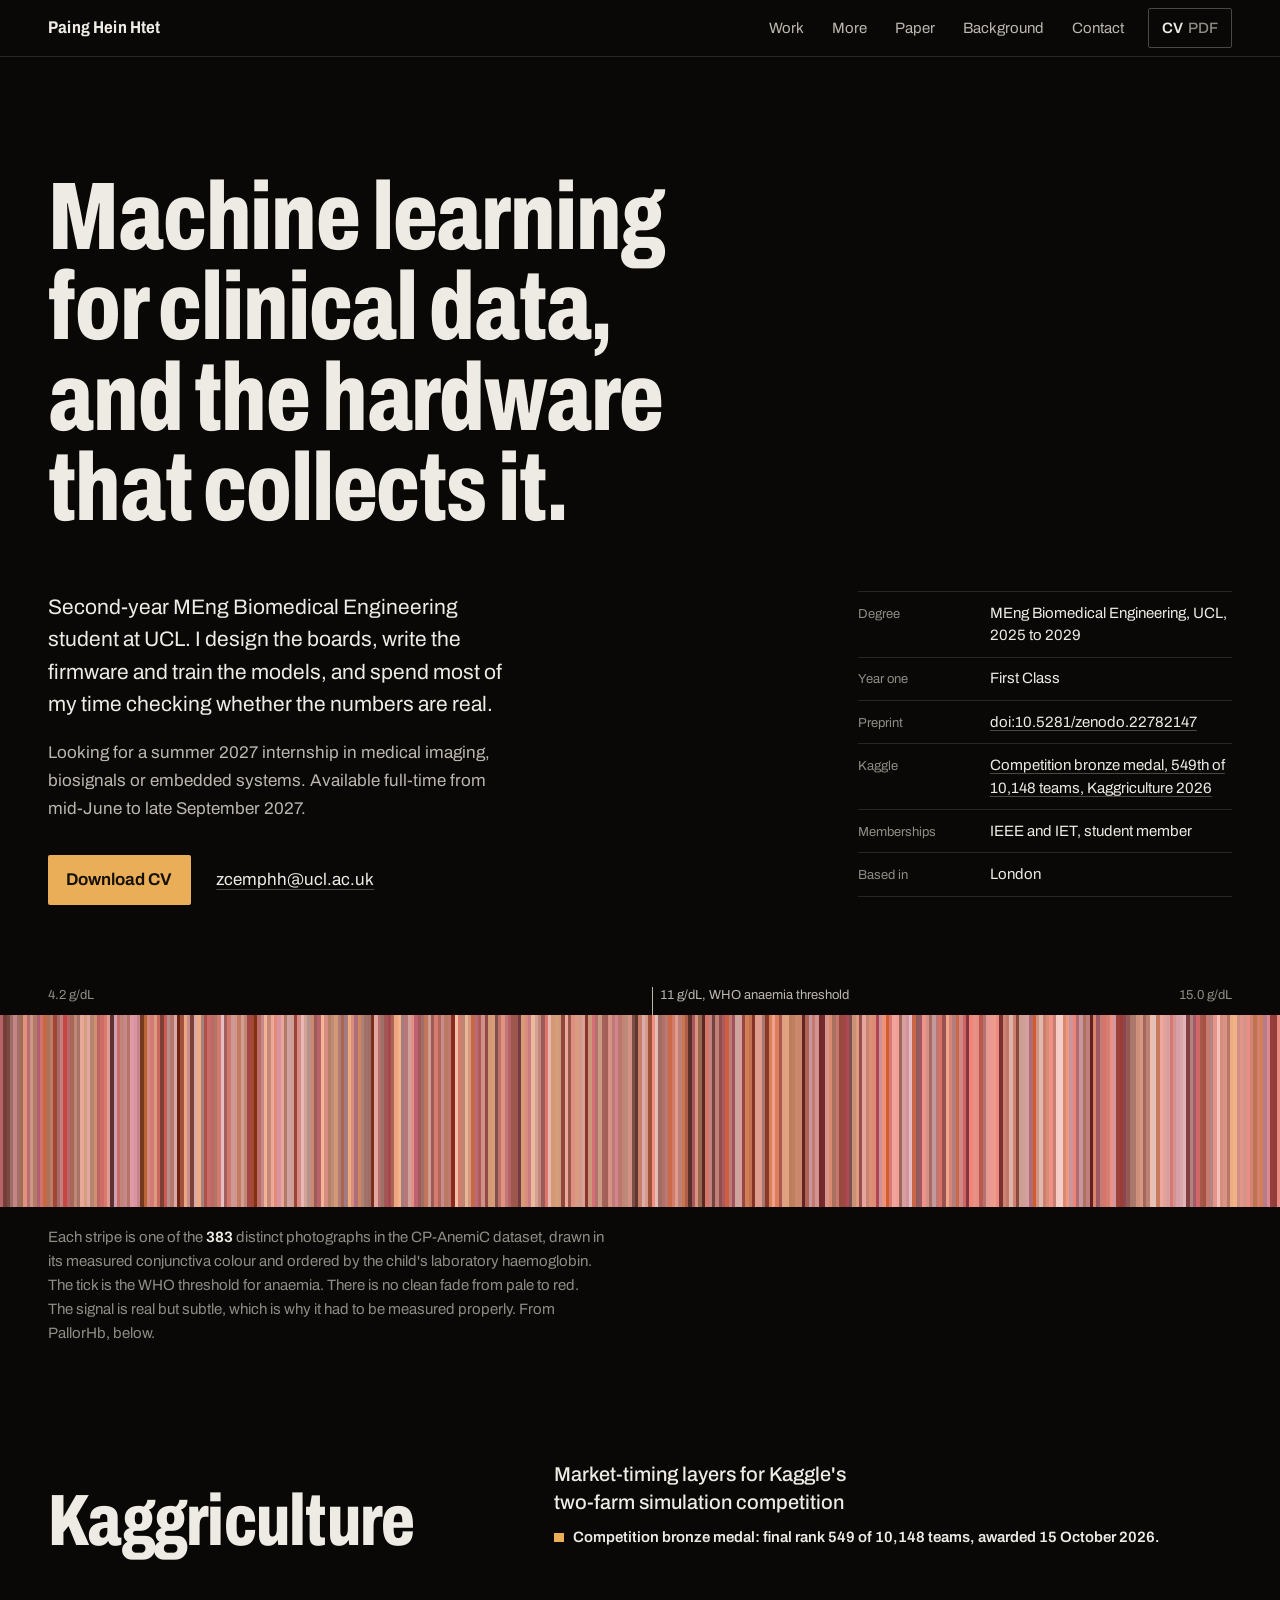
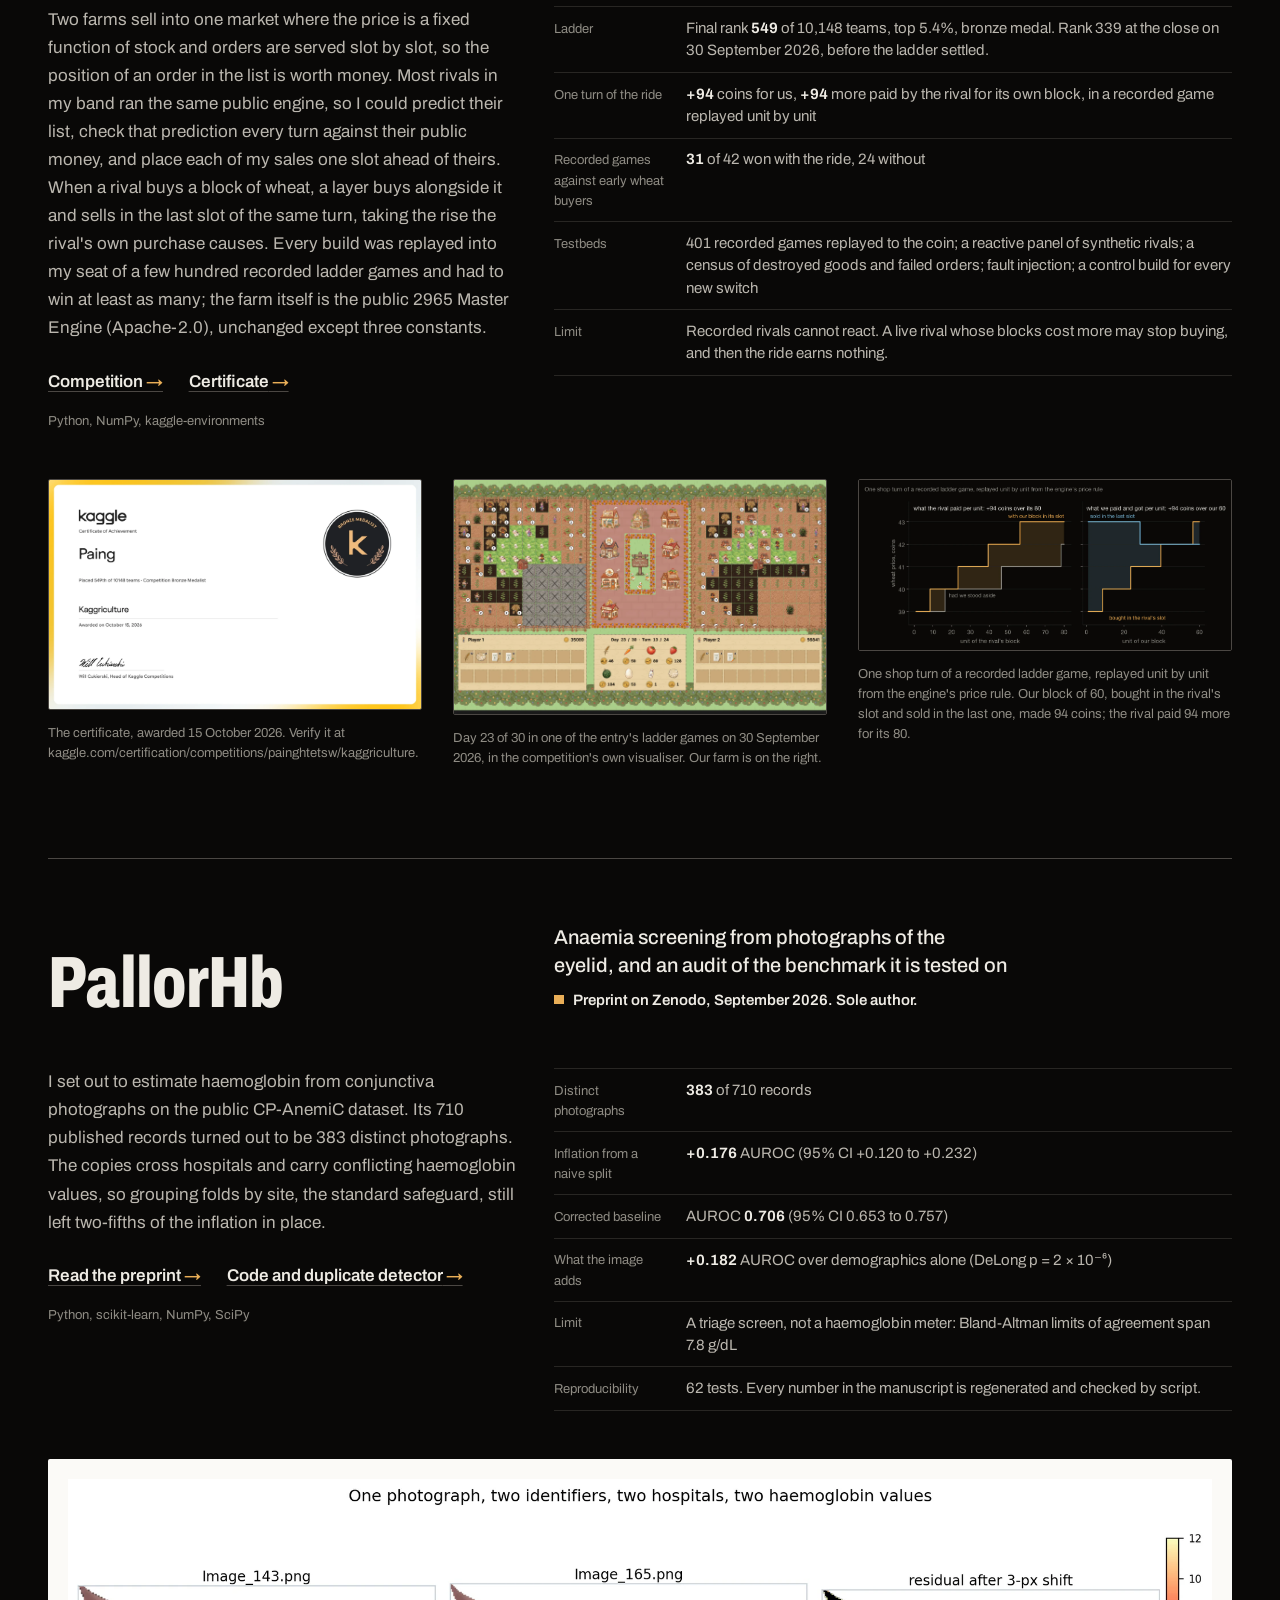
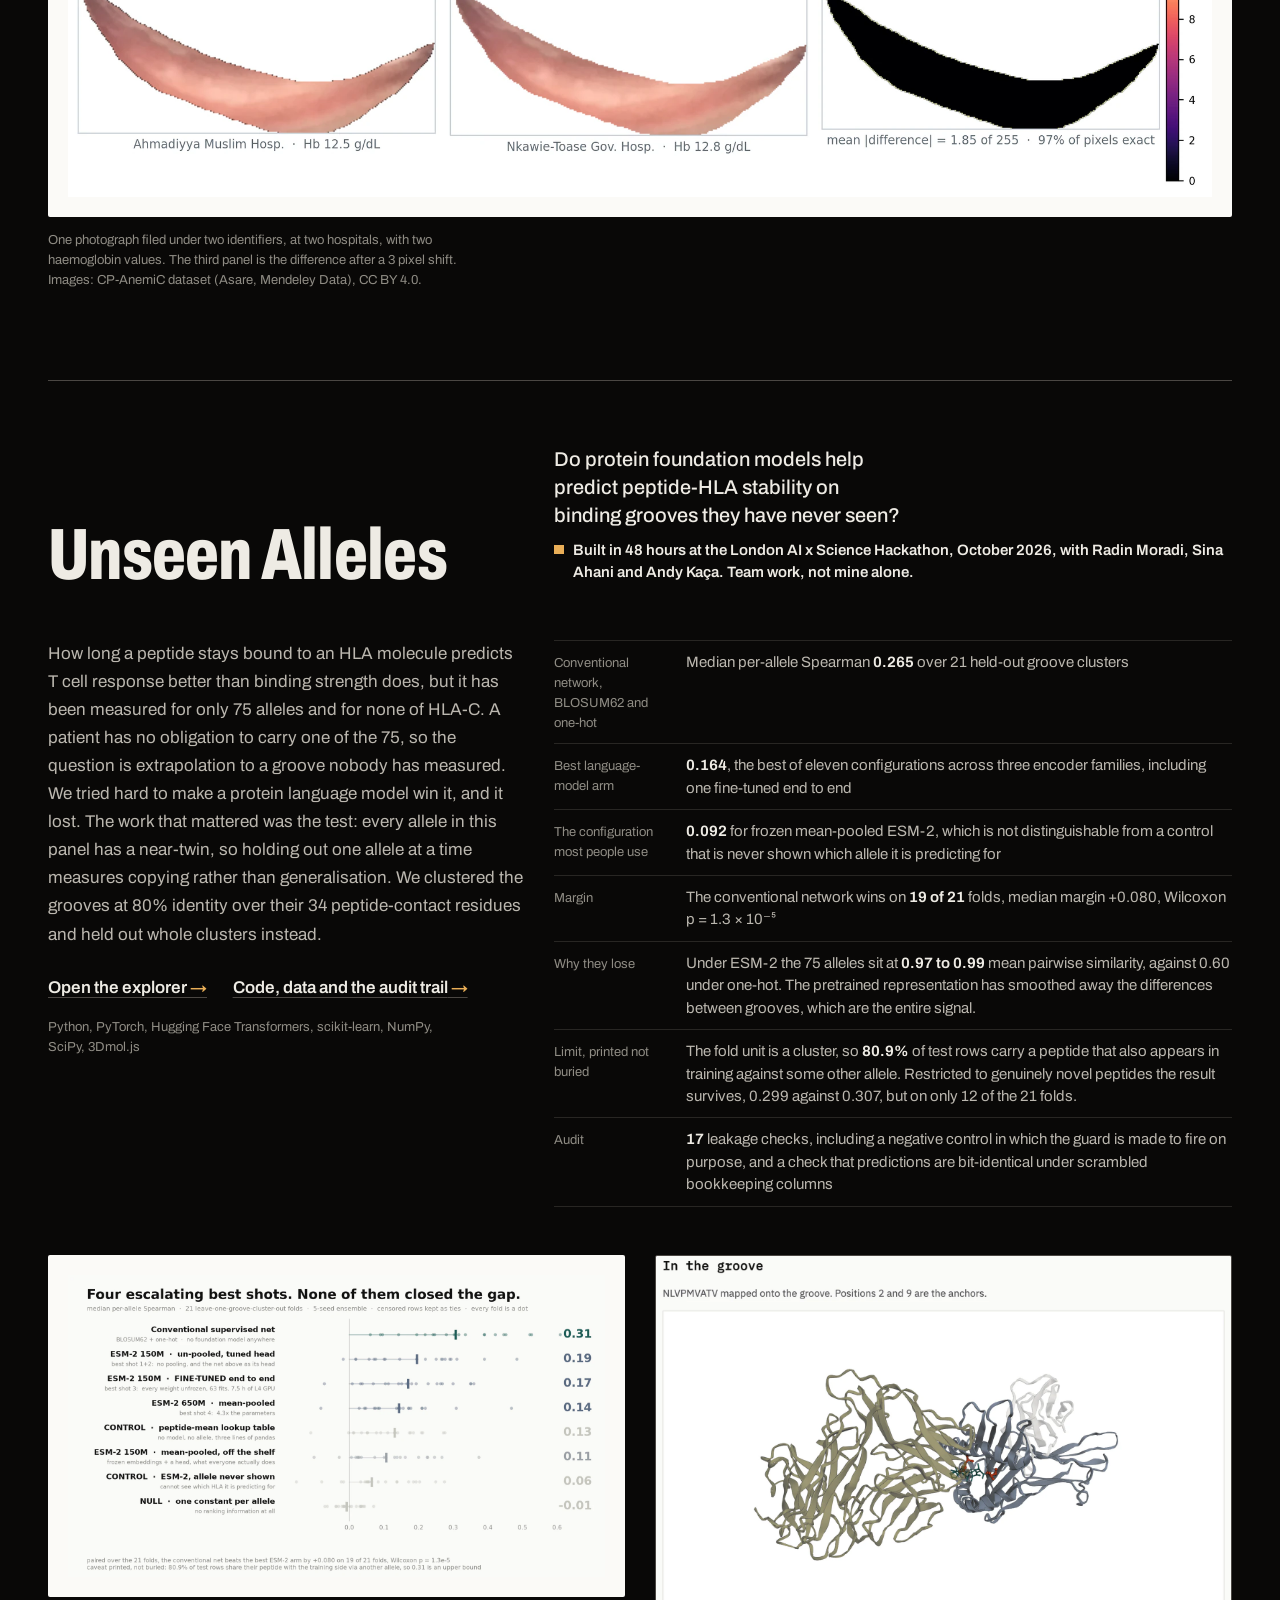
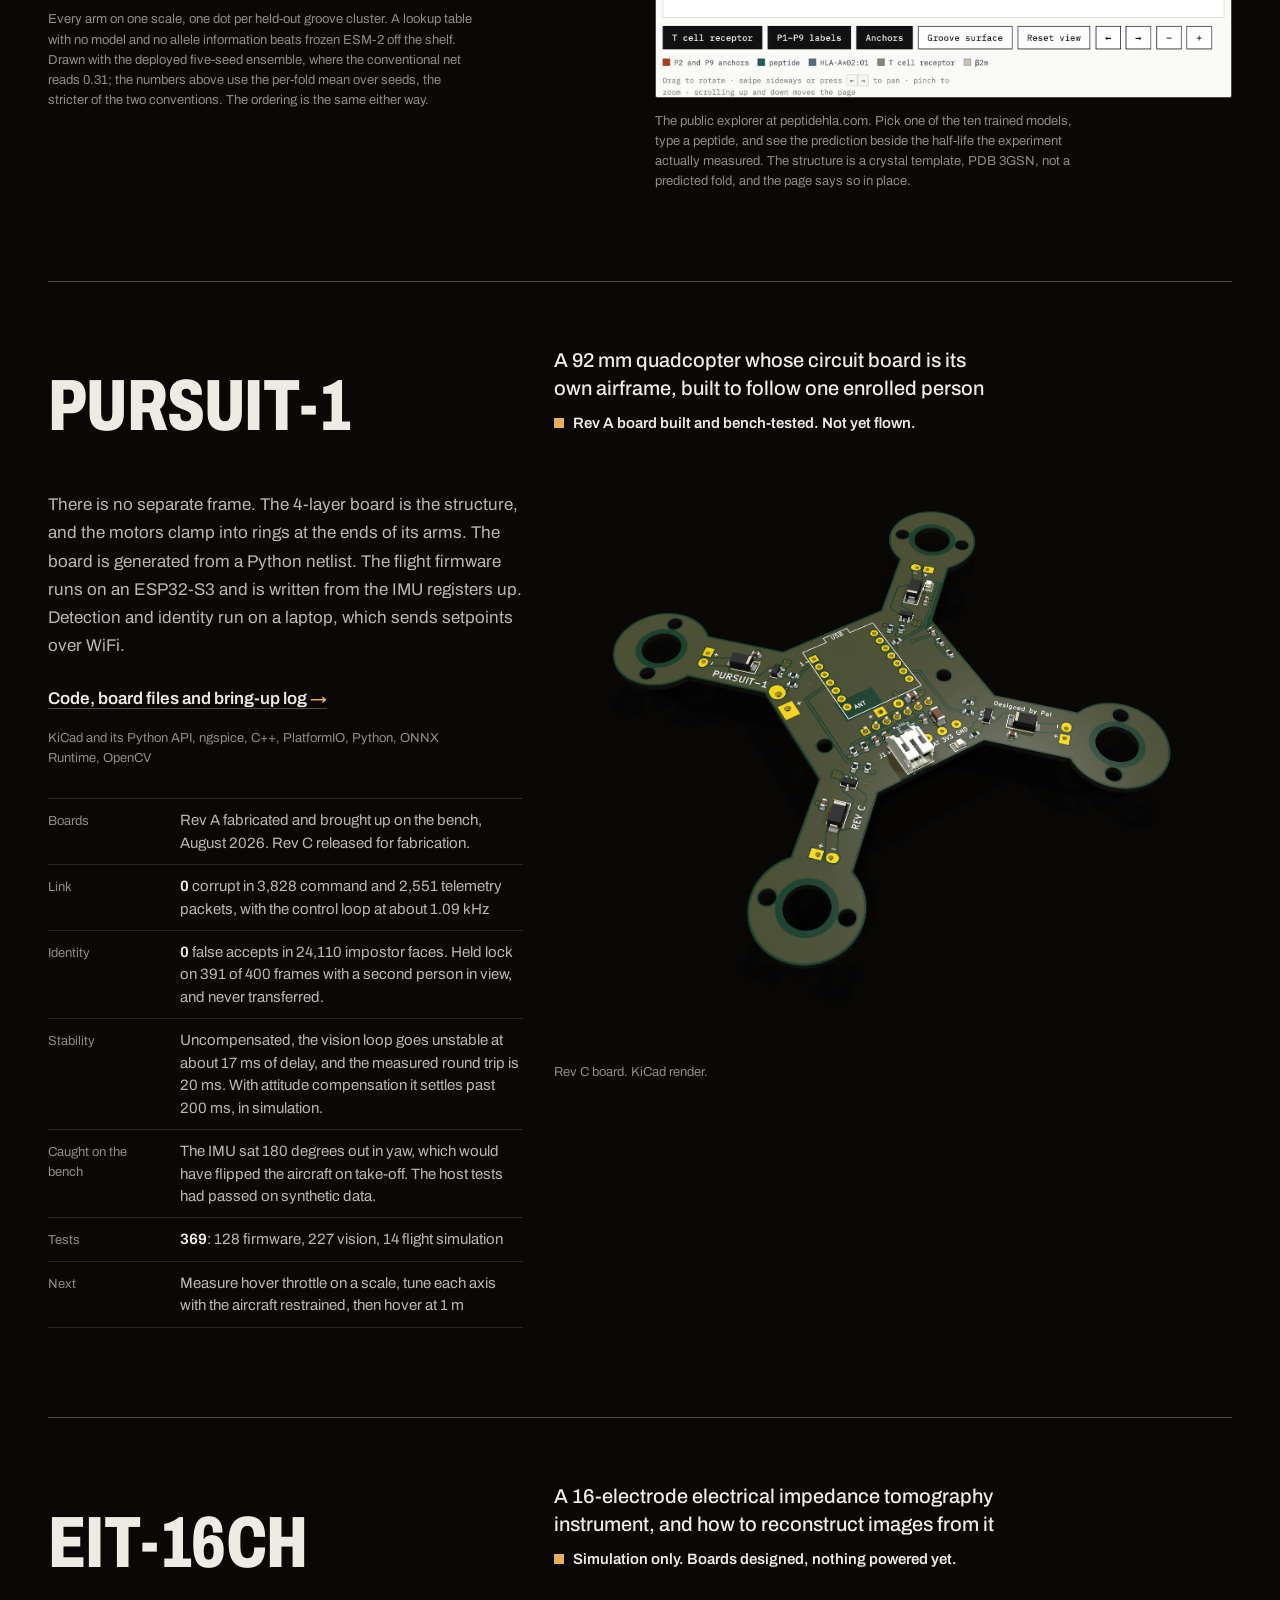
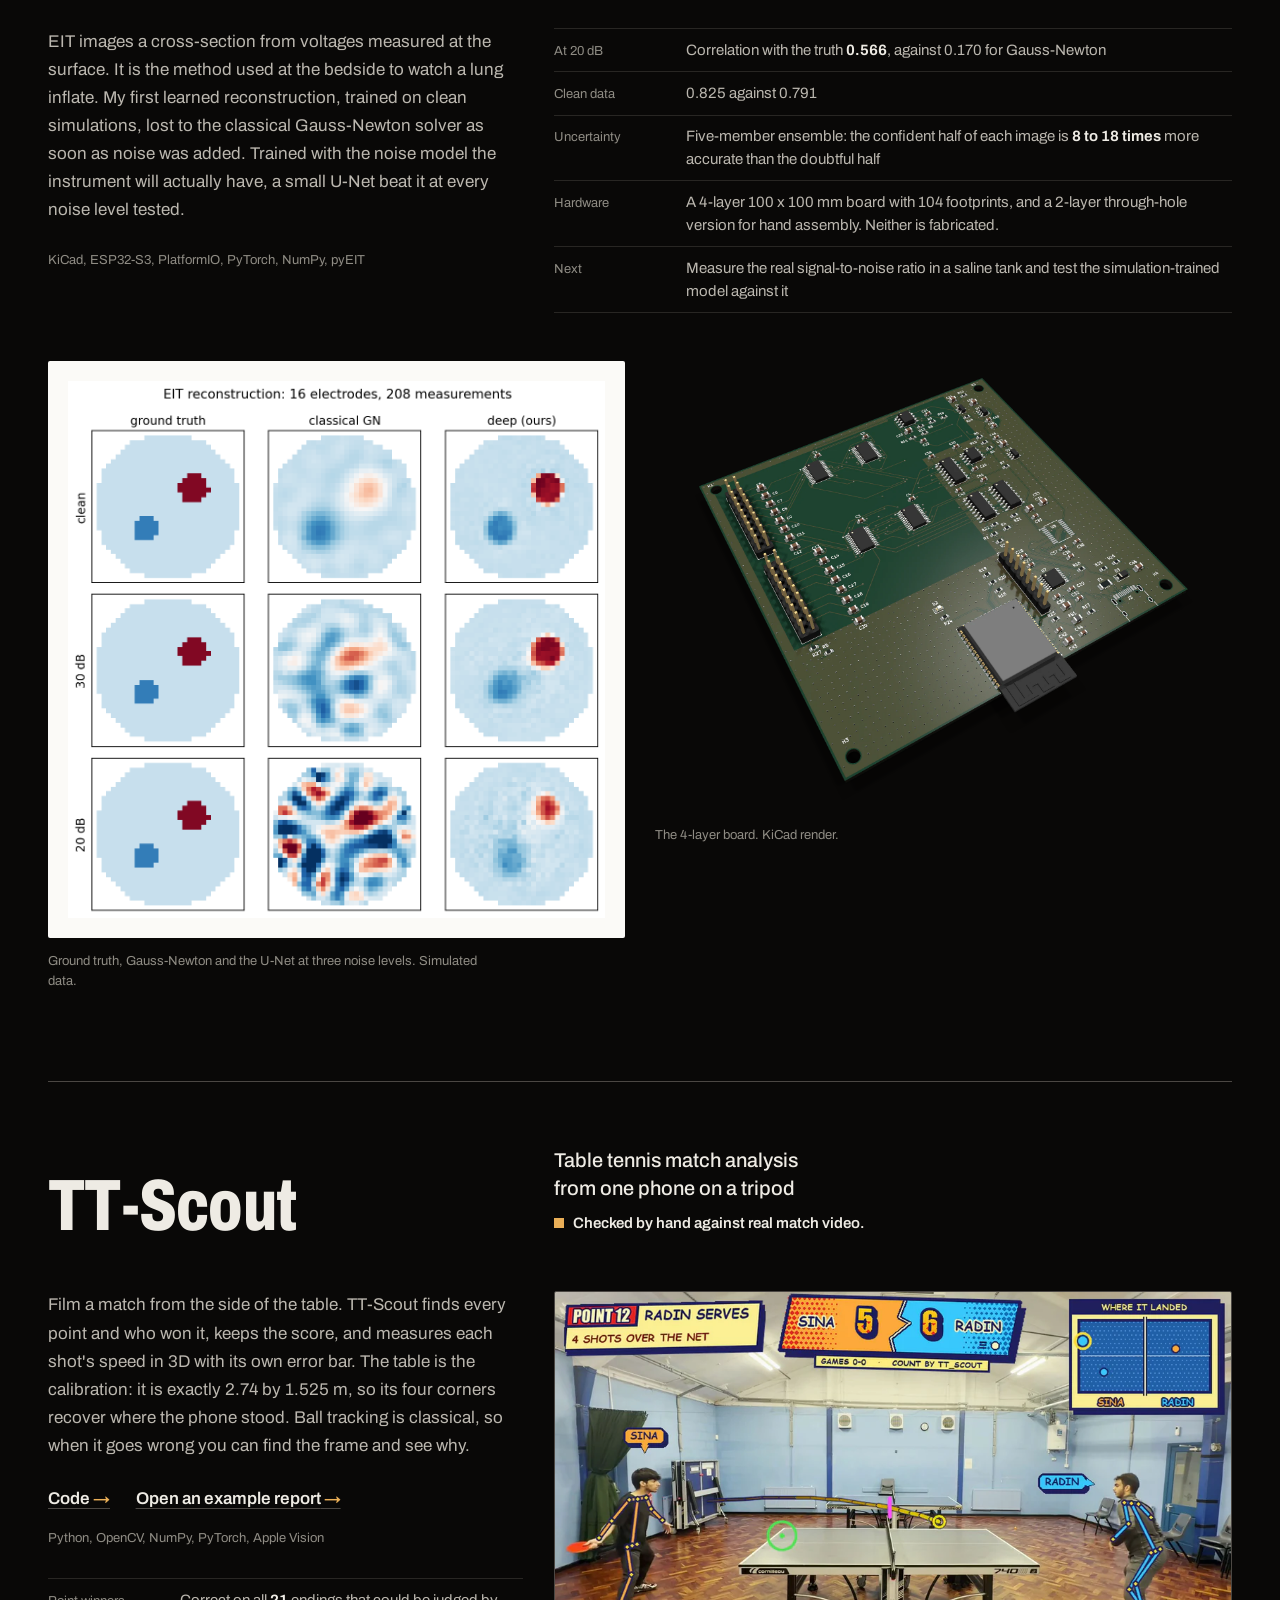
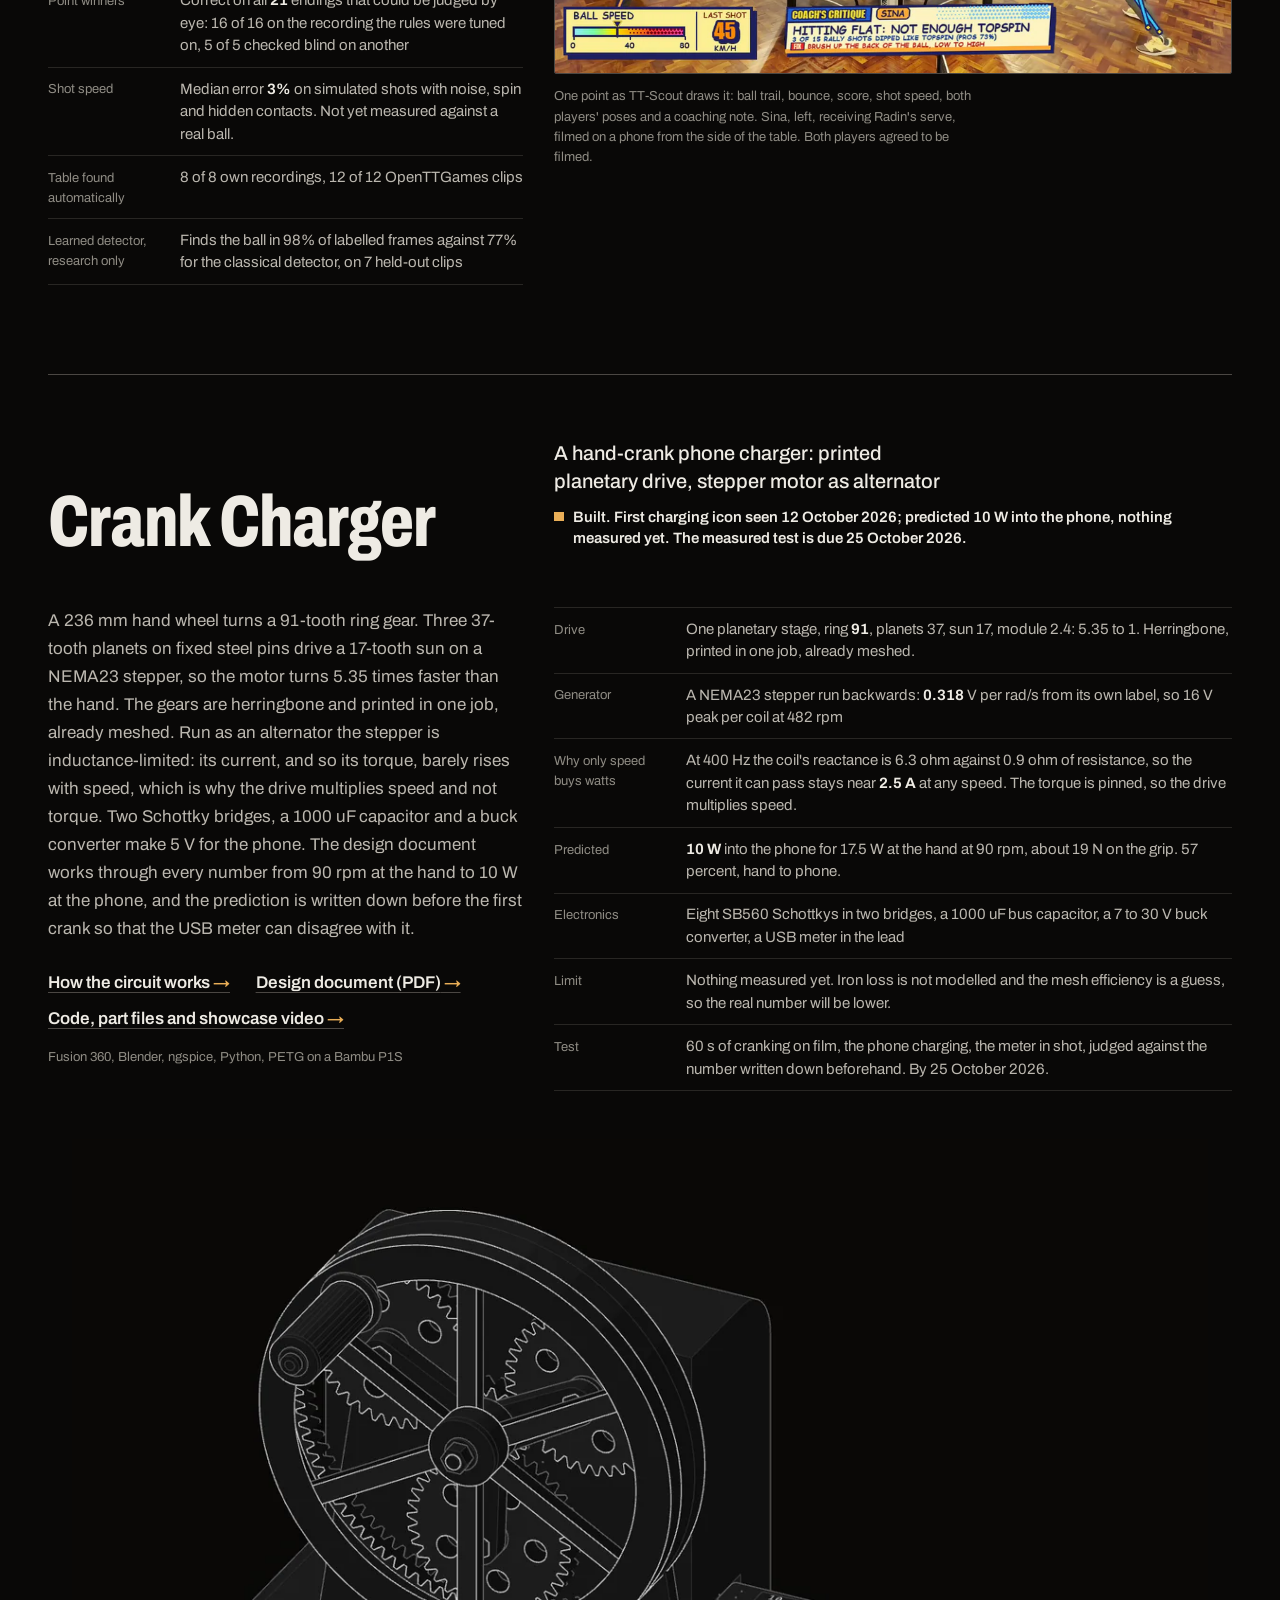
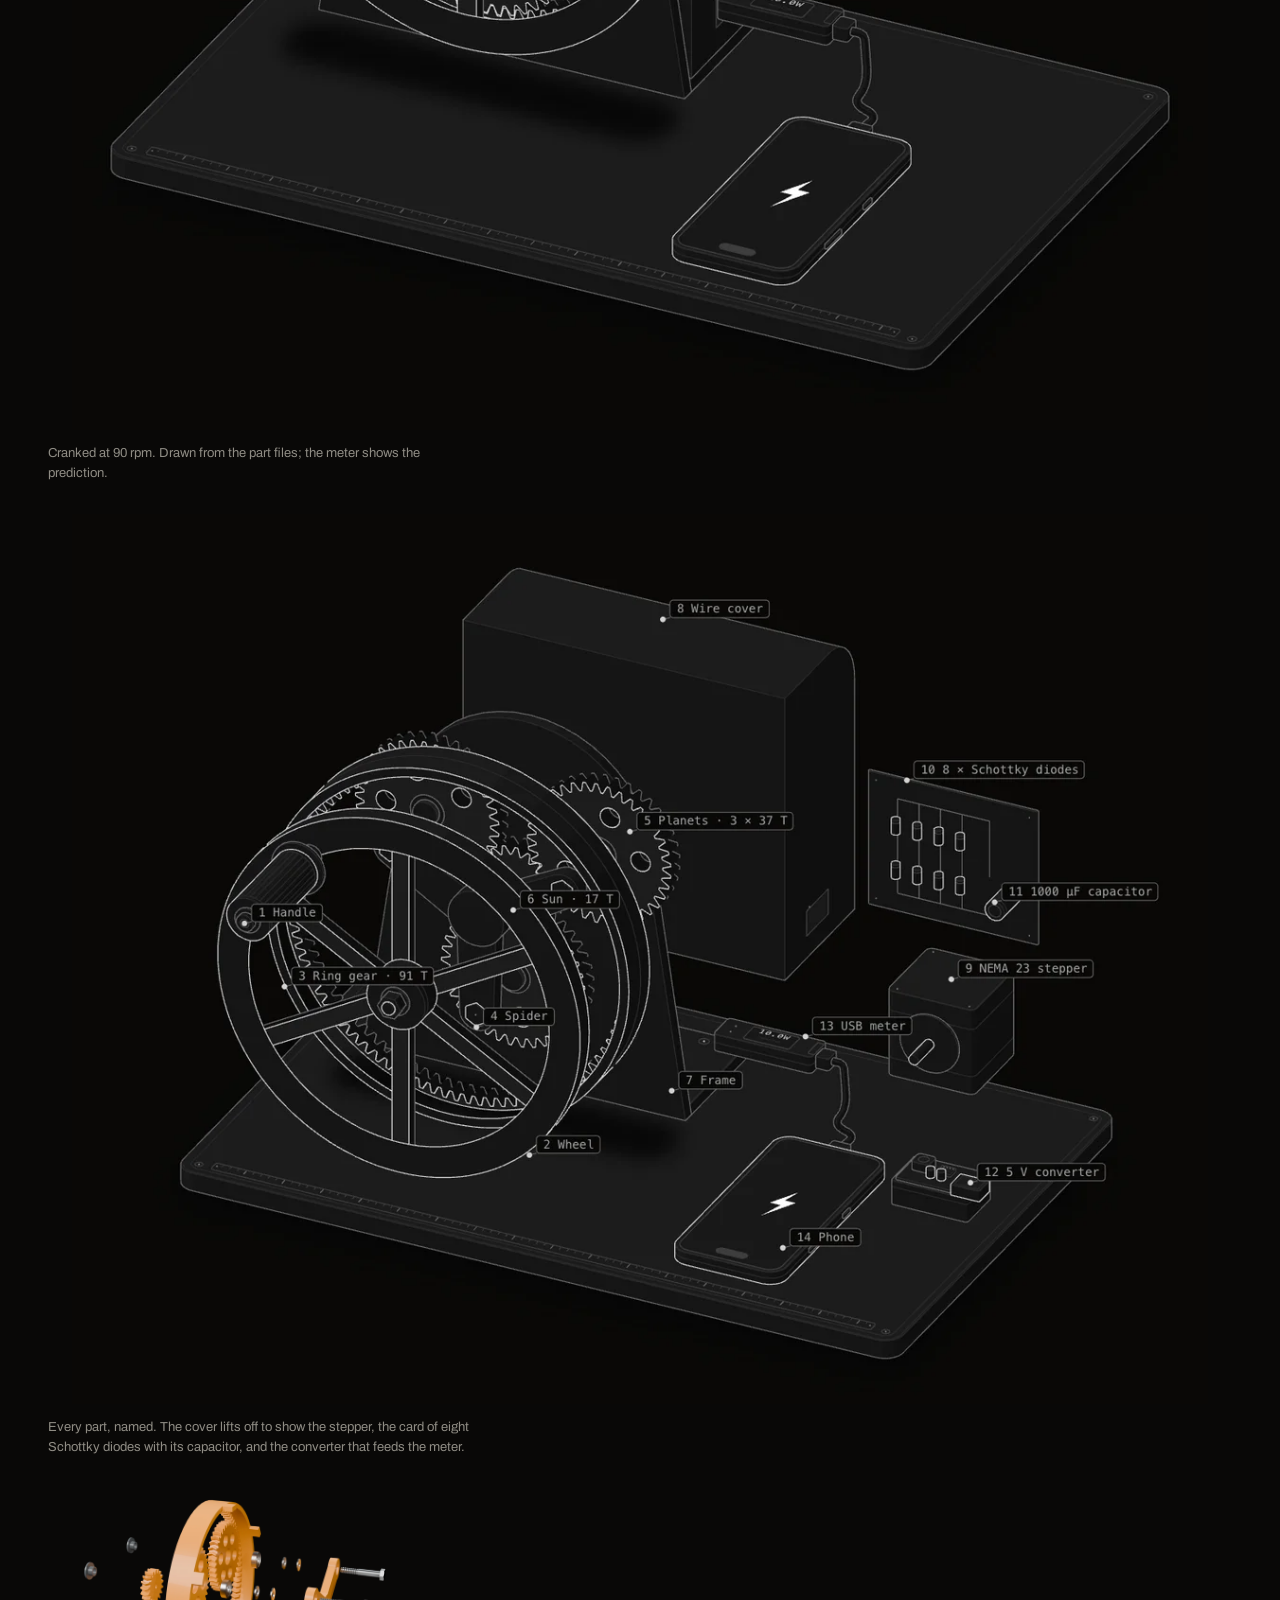
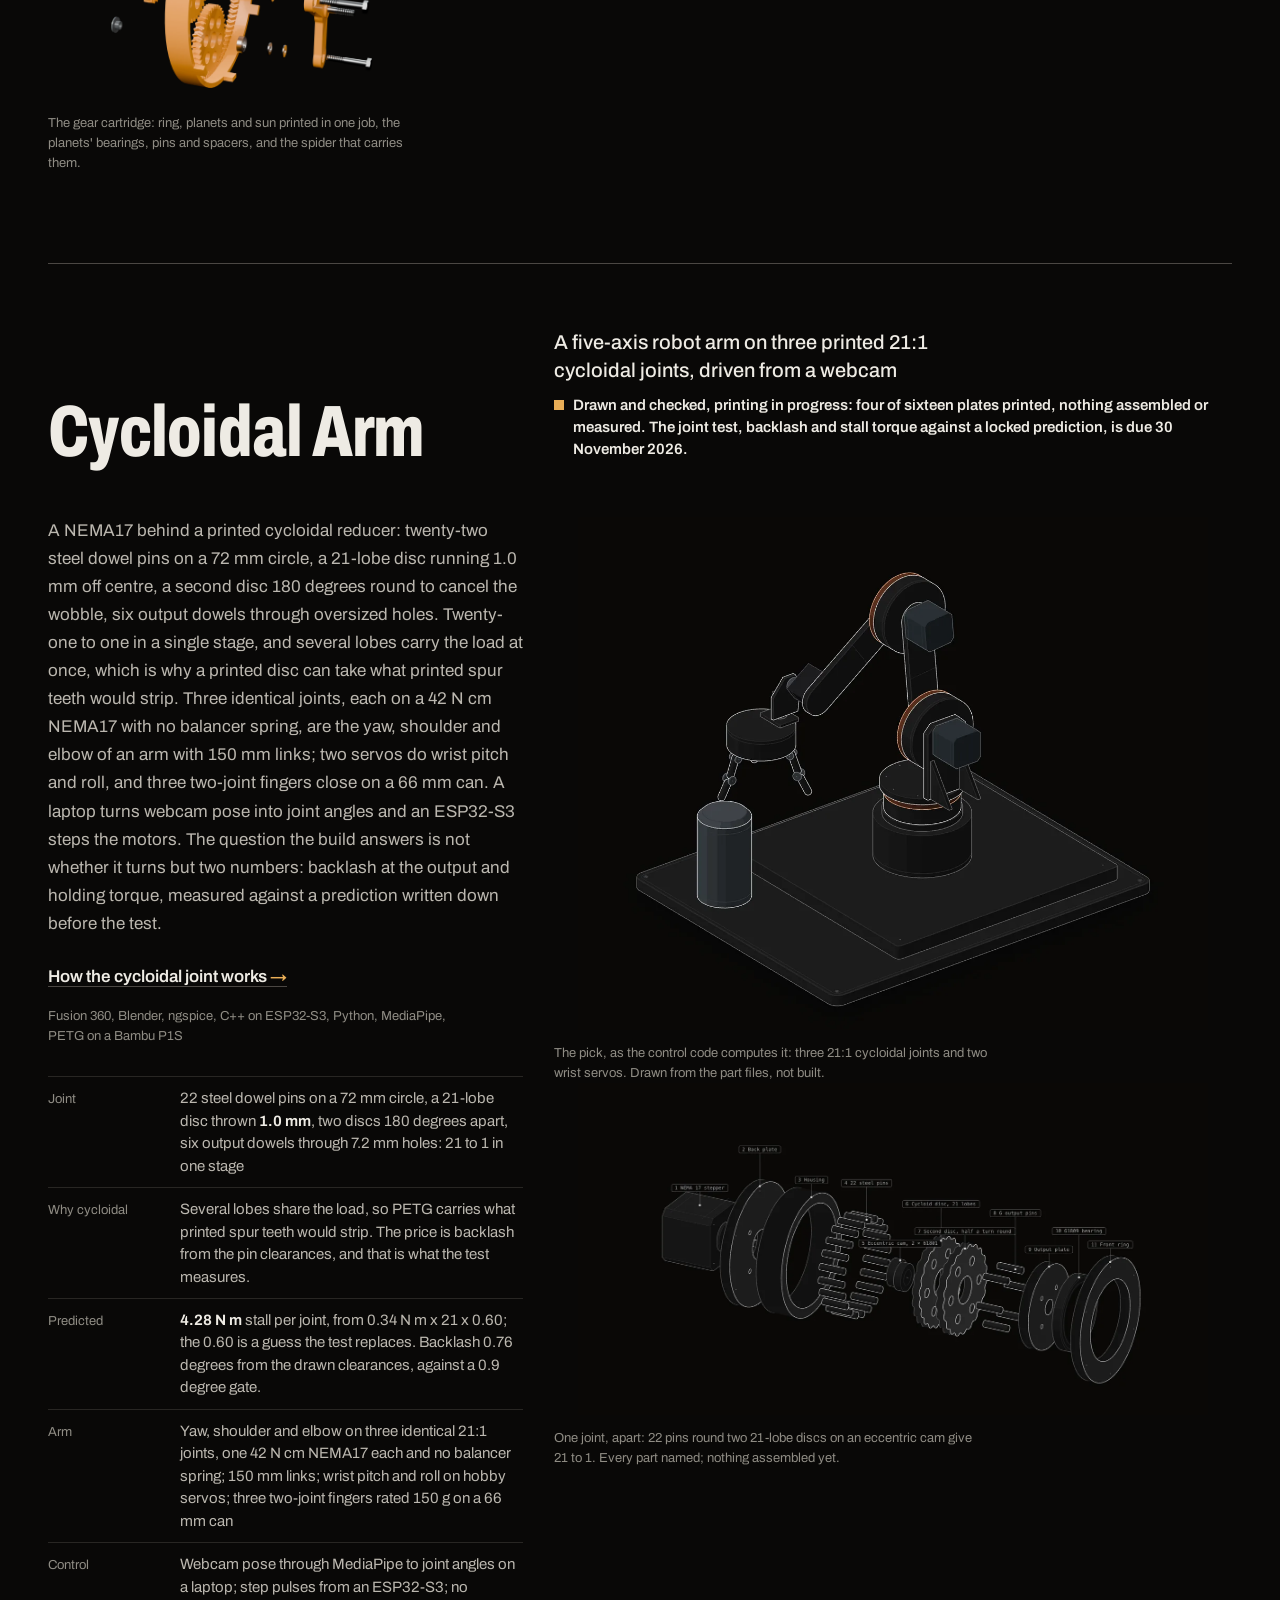
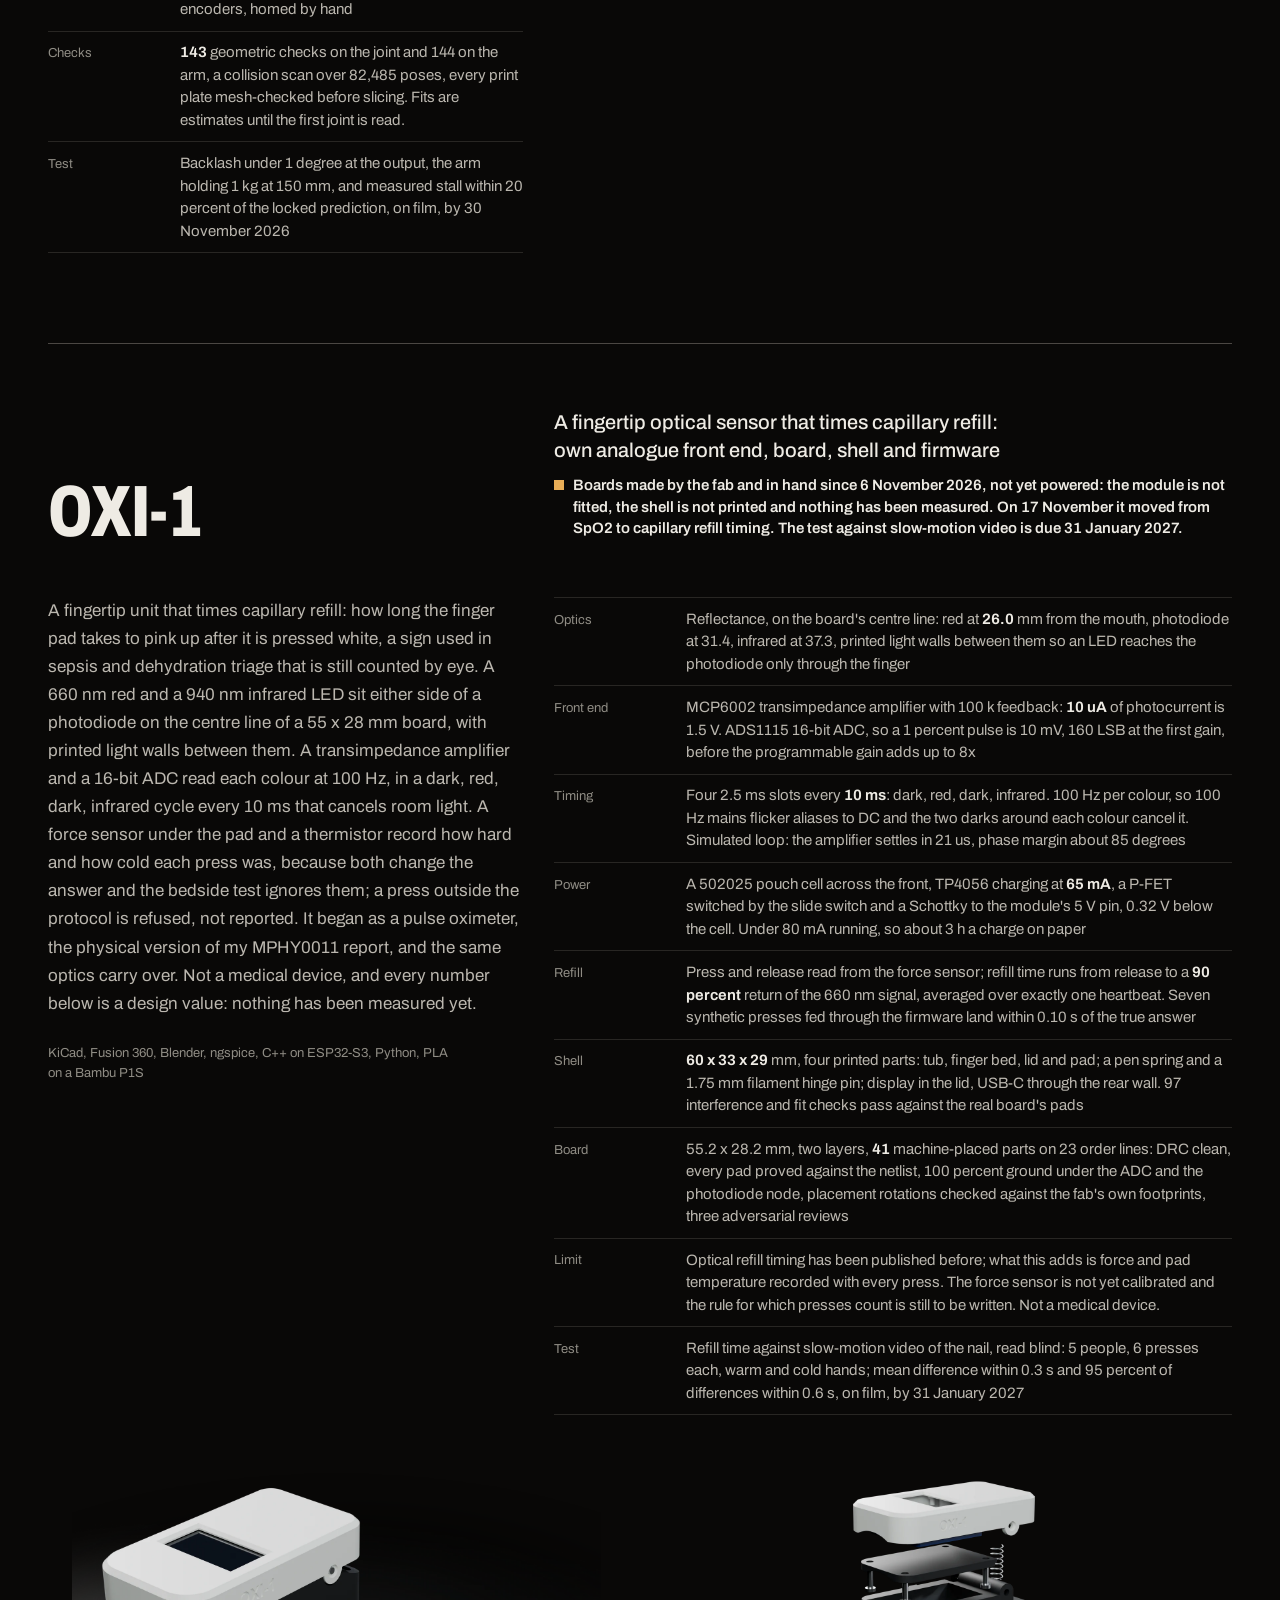
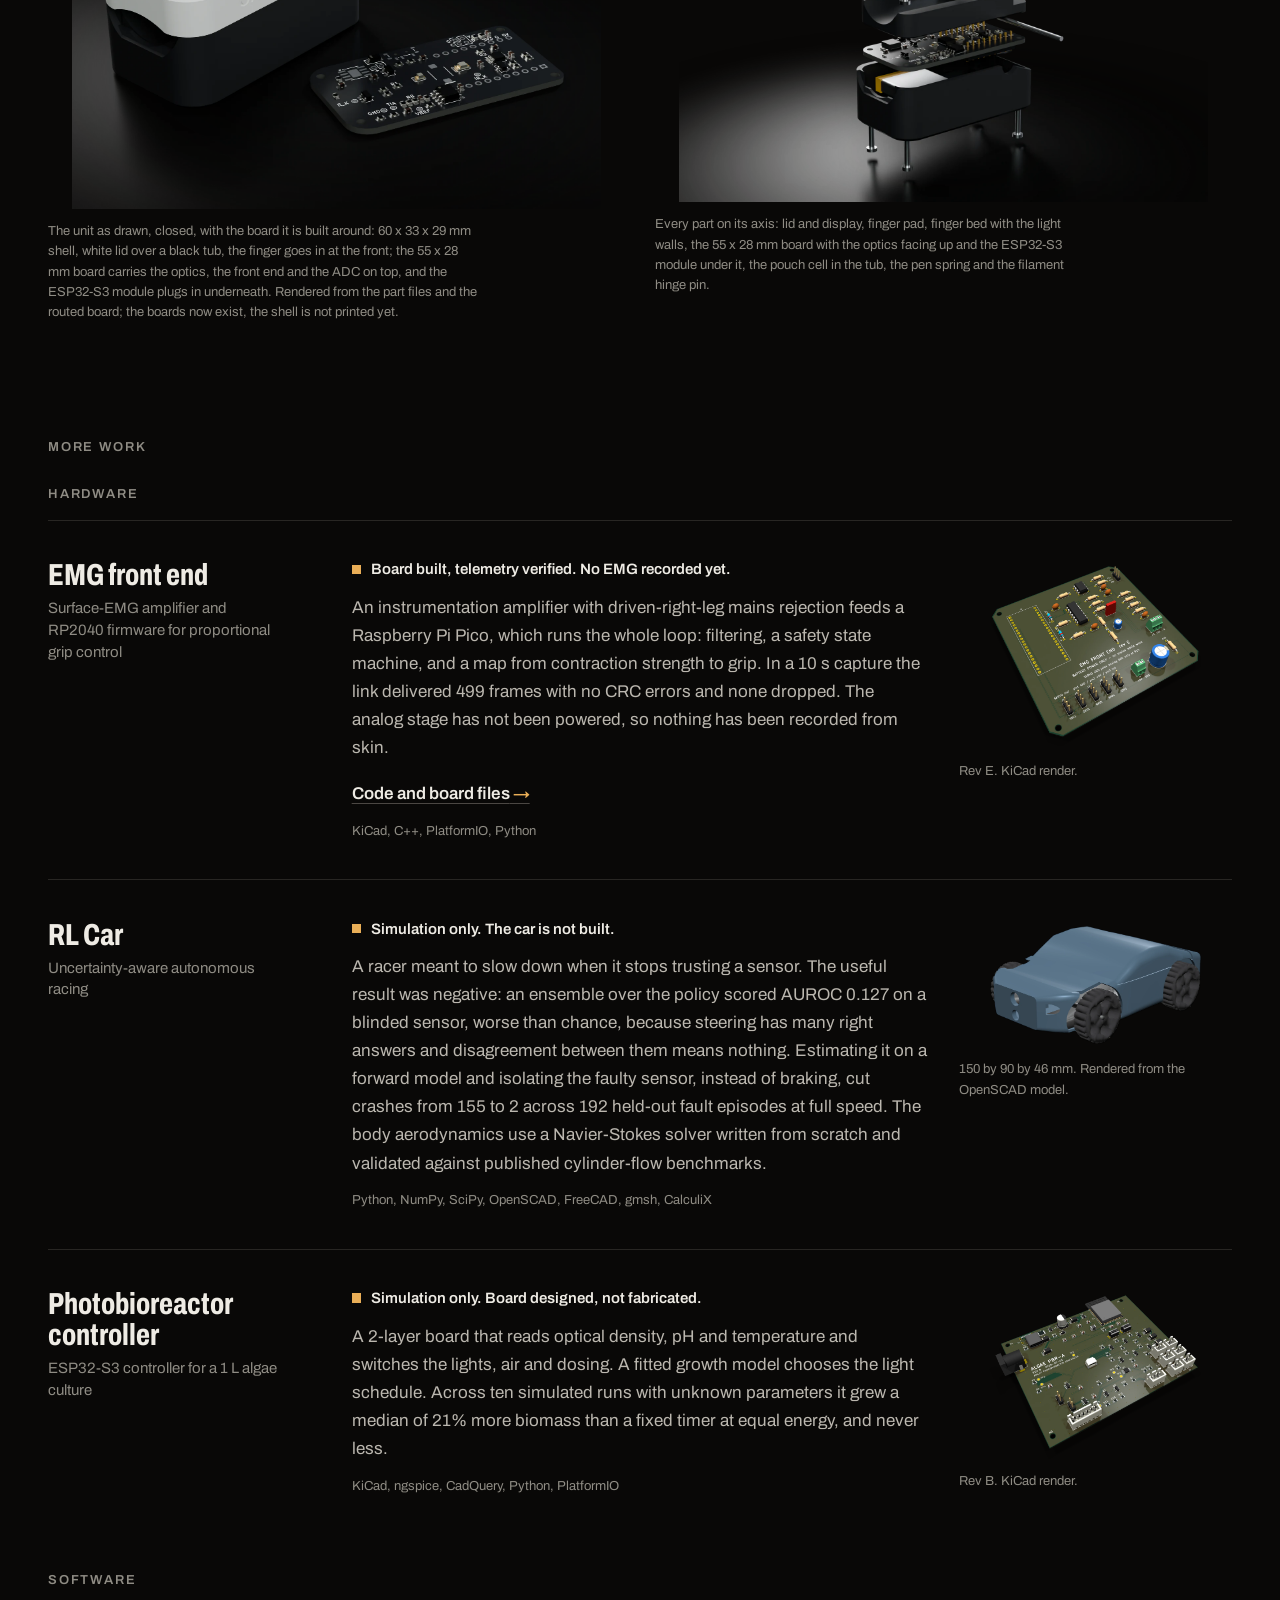
<file: index.html>
<!doctype html>
<!-- Generated by build.py from content/site.toml. Edit those, not this file. -->
<html lang="en">
<head>
<meta charset="utf-8">
<meta name="viewport" content="width=device-width, initial-scale=1">
<title>Paing Hein Htet</title>
<meta name="description" content="Biomedical engineering student at UCL working on machine learning for clinical data and the hardware that collects it. Preprint on duplicate leakage in a public anaemia benchmark.">
<meta name="author" content="Paing Hein Htet">
<meta name="color-scheme" content="dark">
<meta name="theme-color" content="#090807">
<link rel="canonical" href="https://paingheinhtet.com/">
<meta property="og:type" content="website">
<meta property="og:url" content="https://paingheinhtet.com/">
<meta property="og:site_name" content="Paing Hein Htet">
<meta property="og:title" content="Paing Hein Htet">
<meta property="og:description" content="Machine learning for clinical data, and the hardware that collects it. MEng Biomedical Engineering, UCL.">
<meta property="og:image" content="https://paingheinhtet.com/assets/og.png?v=79558848dc">
<meta property="og:image:width" content="1200">
<meta property="og:image:height" content="630">
<meta name="twitter:card" content="summary_large_image">
<meta name="twitter:title" content="Paing Hein Htet">
<meta name="twitter:description" content="Machine learning for clinical data, and the hardware that collects it. MEng Biomedical Engineering, UCL.">
<meta name="twitter:image" content="https://paingheinhtet.com/assets/og.png?v=79558848dc">
<link rel="preconnect" href="https://fonts.googleapis.com">
<link rel="preconnect" href="https://fonts.gstatic.com" crossorigin>
<link rel="stylesheet" href="https://fonts.googleapis.com/css2?family=Archivo:wdth,wght@62..125,100..900&amp;display=swap">
<link rel="stylesheet" href="styles.css?v=2b6fef7b3e">
<script type="application/ld+json">
{
  "@context": "https://schema.org",
  "@type": "Person",
  "name": "Paing Hein Htet",
  "url": "https://paingheinhtet.com/",
  "email": "mailto:zcemphh@ucl.ac.uk",
  "address": {
    "@type": "PostalAddress",
    "addressLocality": "London"
  },
  "alumniOf": {
    "@type": "CollegeOrUniversity",
    "name": "University College London"
  },
  "sameAs": [
    "https://github.com/Pai-88",
    "https://www.linkedin.com/in/paing-hein-htet-3115b4373",
    "https://orcid.org/0009-0004-1172-0852",
    "https://www.kaggle.com/painghtetsw"
  ]
}
</script>
</head>
<body>
<a class="skip" href="#work">Skip to the work</a>

<header class="bar">
  <div class="wrap bar__in">
    <a class="bar__name" href="#top">Paing Hein Htet</a>
    <nav aria-label="Sections">
      <a href="#work">Work</a>
      <a href="#more">More</a>
      <a href="#publication">Paper</a>
      <a href="#background">Background</a>
      <a href="#contact">Contact</a>
    </nav>
    <a class="bar__cv" href="cv.pdf">CV <span>PDF</span></a>
  </div>
</header>

<main id="top">

<section class="hero wrap">
  <h1>Machine learning for clinical data, and the hardware that collects it.</h1>
  <div class="hero__cols">
    <div class="hero__text">
      <p class="lead">Second-year MEng Biomedical Engineering student at UCL. I design the boards, write the firmware and train the models, and spend most of my time checking whether the numbers are real.</p>
      <p class="avail">Looking for a summer 2027 internship in medical imaging, biosignals or embedded systems. Available full-time from mid-June to late September 2027.</p>
      <p class="actions">
        <a class="btn" href="cv.pdf">Download CV</a>
        <a href="mailto:zcemphh@ucl.ac.uk">zcemphh@ucl.ac.uk</a>
      </p>
    </div>
    <dl class="kv hero__facts">
        <div><dt>Degree</dt><dd>MEng Biomedical Engineering, UCL, 2025 to 2029</dd></div>
        <div><dt>Year one</dt><dd>First Class</dd></div>
        <div><dt>Preprint</dt><dd><a href="https://doi.org/10.5281/zenodo.22782147">doi:10.5281/zenodo.22782147</a></dd></div>
        <div><dt>Kaggle</dt><dd><a href="https://www.kaggle.com/certification/competitions/painghtetsw/kaggriculture">Competition bronze medal, 549th of 10,148 teams, Kaggriculture 2026</a></dd></div>
        <div><dt>Memberships</dt><dd>IEEE and IET, student member</dd></div>
        <div><dt>Based in</dt><dd>London</dd></div>
    </dl>
  </div>
</section>

<figure class="band">
  <div class="band__axis" aria-hidden="true">
    <span class="band__low">4.2 g/dL</span>
    <span class="band__mark" style="left:50.9%">11 g/dL<i>, WHO anaemia threshold</i></span>
    <span class="band__high">15.0 g/dL</span>
  </div>
  <img class="band__img" src="assets/img/pallorhb_stripes.png" width="2298" height="8" alt="A band of 383 vertical stripes in shades of pink, red and brown, one per photograph, with no visible trend from left to right">
  <figcaption class="wrap"><span>Each stripe is one of the <b>383</b> distinct photographs in the CP-AnemiC dataset, drawn in its measured conjunctiva colour and ordered by the child&#x27;s laboratory haemoglobin. The tick is the WHO threshold for anaemia. There is no clean fade from pale to red. The signal is real but subtle, which is why it had to be measured properly. From PallorHb, below.</span></figcaption>
</figure>

<section class="section wrap" id="work">
  <h2 class="vh">Selected work</h2>
  <article class="work work--wide" id="kaggriculture">
    <header class="work__head">
      <h3 class="work__name">Kaggriculture</h3>
      <div class="work__intro">
        <p class="work__what">Market-timing layers for Kaggle&#x27;s two-farm simulation competition</p>
        <p class="status"><span class="mark" aria-hidden="true"></span>Competition bronze medal: final rank 549 of 10,148 teams, awarded 15 October 2026.</p>
      </div>
    </header>
    <div class="work__body">
      <div class="work__text">
        <p class="work__summary">Two farms sell into one market where the price is a fixed function of stock and orders are served slot by slot, so the position of an order in the list is worth money. Most rivals in my band ran the same public engine, so I could predict their list, check that prediction every turn against their public money, and place each of my sales one slot ahead of theirs. When a rival buys a block of wheat, a layer buys alongside it and sells in the last slot of the same turn, taking the rise the rival&#x27;s own purchase causes. Every build was replayed into my seat of a few hundred recorded ladder games and had to win at least as many; the farm itself is the public 2965 Master Engine (Apache-2.0), unchanged except three constants.</p>
        <div class="work__more"><p class="links"><a href="https://www.kaggle.com/competitions/kaggriculture">Competition</a><a href="https://www.kaggle.com/certification/competitions/painghtetsw/kaggriculture">Certificate</a></p><p class="tools">Python, NumPy, kaggle-environments</p></div>
      </div>
      <dl class="kv">
        <div><dt>Ladder</dt><dd>Final rank <b>549</b> of 10,148 teams, top 5.4%, bronze medal. Rank 339 at the close on 30 September 2026, before the ladder settled.</dd></div>
        <div><dt>One turn of the ride</dt><dd><b>+94</b> coins for us, <b>+94</b> more paid by the rival for its own block, in a recorded game replayed unit by unit</dd></div>
        <div><dt>Recorded games against early wheat buyers</dt><dd><b>31</b> of 42 won with the ride, 24 without</dd></div>
        <div><dt>Testbeds</dt><dd>401 recorded games replayed to the coin; a reactive panel of synthetic rivals; a census of destroyed goods and failed orders; fault injection; a control build for every new switch</dd></div>
        <div><dt>Limit</dt><dd>Recorded rivals cannot react. A live rival whose blocks cost more may stop buying, and then the ride earns nothing.</dd></div>
      </dl>
      <div class="work__figs">
        <figure class="fig fig--frame"><div class="fig__in"><img src="assets/img/kaggriculture_certificate.webp" width="2000" height="1233" alt="Kaggle certificate of achievement: Paing, placed 549th of 10148 teams, Competition Bronze Medalist, Kaggriculture, awarded on October 15, 2026, signed by Will Cukierski, Head of Kaggle Competitions, with a bronze medallist badge" loading="lazy" decoding="async"></div><figcaption>The certificate, awarded 15 October 2026. Verify it at kaggle.com/certification/competitions/painghtetsw/kaggriculture.</figcaption></figure>
        <figure class="fig fig--frame"><div class="fig__in"><img src="assets/img/kaggriculture_game.webp" width="1600" height="1007" alt="The competition&#x27;s pixel-art visualiser at day 23 of a 30-day game: two fenced farms of ten by ten tiles either side of a town square with seven shops, crops and animals on both farms, farm hands walking the rows, and beneath them two player panels and a price board for eight products" loading="lazy" decoding="async"></div><figcaption>Day 23 of 30 in one of the entry&#x27;s ladder games on 30 September 2026, in the competition&#x27;s own visualiser. Our farm is on the right.</figcaption></figure>
        <figure class="fig fig--frame"><div class="fig__in"><img src="assets/img/kaggriculture_ride.webp" width="1947" height="892" alt="Two step charts of the wheat price, 39 to 43 coins, in one market turn. Left, what the rival paid for each of its 80 units: a grey line rising 39, 40, 41, 42 had we stood aside, and an orange line reaching 43 sooner with our block in its slot, the gap shaded. Right, our 60 units: bought along the same rising orange line, sold in the last slot along a blue line at 43 falling to 42, the gap between them shaded." loading="lazy" decoding="async"></div><figcaption>One shop turn of a recorded ladder game, replayed unit by unit from the engine&#x27;s price rule. Our block of 60, bought in the rival&#x27;s slot and sold in the last one, made 94 coins; the rival paid 94 more for its 80.</figcaption></figure>
      </div>
    </div>
  </article>
  <article class="work work--wide" id="pallorhb">
    <header class="work__head">
      <h3 class="work__name">PallorHb</h3>
      <div class="work__intro">
        <p class="work__what">Anaemia screening from photographs of the eyelid, and an audit of the benchmark it is tested on</p>
        <p class="status"><span class="mark" aria-hidden="true"></span>Preprint on Zenodo, September 2026. Sole author.</p>
      </div>
    </header>
    <div class="work__body">
      <div class="work__text">
        <p class="work__summary">I set out to estimate haemoglobin from conjunctiva photographs on the public CP-AnemiC dataset. Its 710 published records turned out to be 383 distinct photographs. The copies cross hospitals and carry conflicting haemoglobin values, so grouping folds by site, the standard safeguard, still left two-fifths of the inflation in place.</p>
        <div class="work__more"><p class="links"><a href="https://doi.org/10.5281/zenodo.22782147">Read the preprint</a><a href="https://github.com/Pai-88/pallor-hb">Code and duplicate detector</a></p><p class="tools">Python, scikit-learn, NumPy, SciPy</p></div>
      </div>
      <dl class="kv">
        <div><dt>Distinct photographs</dt><dd><b>383</b> of 710 records</dd></div>
        <div><dt>Inflation from a naive split</dt><dd><b>+0.176</b> AUROC (95% CI +0.120 to +0.232)</dd></div>
        <div><dt>Corrected baseline</dt><dd>AUROC <b>0.706</b> (95% CI 0.653 to 0.757)</dd></div>
        <div><dt>What the image adds</dt><dd><b>+0.182</b> AUROC over demographics alone (DeLong p = 2 × 10⁻⁶)</dd></div>
        <div><dt>Limit</dt><dd>A triage screen, not a haemoglobin meter: Bland-Altman limits of agreement span 7.8 g/dL</dd></div>
        <div><dt>Reproducibility</dt><dd>62 tests. Every number in the manuscript is regenerated and checked by script.</dd></div>
      </dl>
      <div class="work__figs">
        <figure class="fig fig--plate"><div class="fig__in"><img src="assets/img/pallorhb_pair.webp" width="2000" height="556" alt="Figure from the preprint: the same conjunctiva photograph filed as Image_143 at one hospital with haemoglobin 12.5 g/dL and as Image_165 at another with 12.8 g/dL, beside the near-zero difference between them after a 3 pixel shift" loading="lazy" decoding="async"></div><figcaption>One photograph filed under two identifiers, at two hospitals, with two haemoglobin values. The third panel is the difference after a 3 pixel shift. Images: CP-AnemiC dataset (Asare, Mendeley Data), CC BY 4.0.</figcaption></figure>
      </div>
    </div>
  </article>
  <article class="work work--wide" id="unseenalleles">
    <header class="work__head">
      <h3 class="work__name">Unseen Alleles</h3>
      <div class="work__intro">
        <p class="work__what">Do protein foundation models help predict peptide-HLA stability on binding grooves they have never seen?</p>
        <p class="status"><span class="mark" aria-hidden="true"></span>Built in 48 hours at the London AI x Science Hackathon, October 2026, with Radin Moradi, Sina Ahani and Andy Kaça. Team work, not mine alone.</p>
      </div>
    </header>
    <div class="work__body">
      <div class="work__text">
        <p class="work__summary">How long a peptide stays bound to an HLA molecule predicts T cell response better than binding strength does, but it has been measured for only 75 alleles and for none of HLA-C. A patient has no obligation to carry one of the 75, so the question is extrapolation to a groove nobody has measured. We tried hard to make a protein language model win it, and it lost. The work that mattered was the test: every allele in this panel has a near-twin, so holding out one allele at a time measures copying rather than generalisation. We clustered the grooves at 80% identity over their 34 peptide-contact residues and held out whole clusters instead.</p>
        <div class="work__more"><p class="links"><a href="https://peptidehla.com">Open the explorer</a><a href="https://github.com/Pai-88/peptide-hla-stability">Code, data and the audit trail</a></p><p class="tools">Python, PyTorch, Hugging Face Transformers, scikit-learn, NumPy, SciPy, 3Dmol.js</p></div>
      </div>
      <dl class="kv">
        <div><dt>Conventional network, BLOSUM62 and one-hot</dt><dd>Median per-allele Spearman <b>0.265</b> over 21 held-out groove clusters</dd></div>
        <div><dt>Best language-model arm</dt><dd><b>0.164</b>, the best of eleven configurations across three encoder families, including one fine-tuned end to end</dd></div>
        <div><dt>The configuration most people use</dt><dd><b>0.092</b> for frozen mean-pooled ESM-2, which is not distinguishable from a control that is never shown which allele it is predicting for</dd></div>
        <div><dt>Margin</dt><dd>The conventional network wins on <b>19 of 21</b> folds, median margin +0.080, Wilcoxon p = 1.3 × 10⁻⁵</dd></div>
        <div><dt>Why they lose</dt><dd>Under ESM-2 the 75 alleles sit at <b>0.97 to 0.99</b> mean pairwise similarity, against 0.60 under one-hot. The pretrained representation has smoothed away the differences between grooves, which are the entire signal.</dd></div>
        <div><dt>Limit, printed not buried</dt><dd>The fold unit is a cluster, so <b>80.9%</b> of test rows carry a peptide that also appears in training against some other allele. Restricted to genuinely novel peptides the result survives, 0.299 against 0.307, but on only 12 of the 21 folds.</dd></div>
        <div><dt>Audit</dt><dd><b>17</b> leakage checks, including a negative control in which the guard is made to fire on purpose, and a check that predictions are bit-identical under scrambled bookkeeping columns</dd></div>
      </dl>
      <div class="work__figs">
        <figure class="fig fig--plate"><div class="fig__in"><img src="assets/img/unseen_alleles_ladder.webp" width="1600" height="900" alt="A ladder chart titled Four escalating best shots, none of them closed the gap. Eight rows, one per model, each a horizontal line of 21 dots with a thick median tick. The conventional supervised net sits highest at 0.31, then ESM-2 un-pooled at 0.19, fine-tuned at 0.17, ESM-2 650M at 0.14, a peptide-mean lookup table at 0.13, off-the-shelf ESM-2 at 0.11, an allele-blind control at 0.06 and a null at minus 0.01." loading="lazy" decoding="async"></div><figcaption>Every arm on one scale, one dot per held-out groove cluster. A lookup table with no model and no allele information beats frozen ESM-2 off the shelf. Drawn with the deployed five-seed ensemble, where the conventional net reads 0.31; the numbers above use the per-fold mean over seeds, the stricter of the two conventions. The ordering is the same either way.</figcaption></figure>
        <figure class="fig fig--frame"><div class="fig__in"><img src="assets/img/unseen_alleles_explorer.webp" width="1600" height="1228" alt="The explorer&#x27;s structure tab: a nine-residue peptide in teal lying in the slate binding groove of HLA-A*02:01, its two anchor positions in brick, with a T cell receptor in olive docked across the top, above buttons for the receptor, the position labels, the anchors and the groove surface." loading="lazy" decoding="async"></div><figcaption>The public explorer at peptidehla.com. Pick one of the ten trained models, type a peptide, and see the prediction beside the half-life the experiment actually measured. The structure is a crystal template, PDB 3GSN, not a predicted fold, and the page says so in place.</figcaption></figure>
      </div>
    </div>
  </article>
  <article class="work work--side" id="pursuit">
    <header class="work__head">
      <h3 class="work__name">PURSUIT-1</h3>
      <div class="work__intro">
        <p class="work__what">A 92 mm quadcopter whose circuit board is its own airframe, built to follow one enrolled person</p>
        <p class="status"><span class="mark" aria-hidden="true"></span>Rev A board built and bench-tested. Not yet flown.</p>
      </div>
    </header>
    <div class="work__body">
      <div class="work__text">
        <p class="work__summary">There is no separate frame. The 4-layer board is the structure, and the motors clamp into rings at the ends of its arms. The board is generated from a Python netlist. The flight firmware runs on an ESP32-S3 and is written from the IMU registers up. Detection and identity run on a laptop, which sends setpoints over WiFi.</p>
        <div class="work__more"><p class="links"><a href="https://github.com/Pai-88/pursuit-drone">Code, board files and bring-up log</a></p><p class="tools">KiCad and its Python API, ngspice, C++, PlatformIO, Python, ONNX Runtime, OpenCV</p></div>
        <dl class="kv">
        <div><dt>Boards</dt><dd>Rev A fabricated and brought up on the bench, August 2026. Rev C released for fabrication.</dd></div>
        <div><dt>Link</dt><dd><b>0</b> corrupt in 3,828 command and 2,551 telemetry packets, with the control loop at about 1.09 kHz</dd></div>
        <div><dt>Identity</dt><dd><b>0</b> false accepts in 24,110 impostor faces. Held lock on 391 of 400 frames with a second person in view, and never transferred.</dd></div>
        <div><dt>Stability</dt><dd>Uncompensated, the vision loop goes unstable at about 17 ms of delay, and the measured round trip is 20 ms. With attitude compensation it settles past 200 ms, in simulation.</dd></div>
        <div><dt>Caught on the bench</dt><dd>The IMU sat 180 degrees out in yaw, which would have flipped the aircraft on take-off. The host tests had passed on synthetic data.</dd></div>
        <div><dt>Tests</dt><dd><b>369</b>: 128 firmware, 227 vision, 14 flight simulation</dd></div>
        <div><dt>Next</dt><dd>Measure hover throttle on a scale, tune each axis with the aircraft restrained, then hover at 1 m</dd></div>
      </dl>
      </div>
      <div class="work__figs">
        <figure class="fig fig--render"><div class="fig__in"><img src="assets/img/board_pursuit.webp" width="1485" height="1316" alt="Render of the PURSUIT-1 board: an X-shaped circuit board with a motor ring at the end of each of its four arms, marked REV C" loading="lazy" decoding="async"></div><figcaption>Rev C board. KiCad render.</figcaption></figure>
      </div>
    </div>
  </article>
  <article class="work work--wide" id="eit">
    <header class="work__head">
      <h3 class="work__name">EIT-16CH</h3>
      <div class="work__intro">
        <p class="work__what">A 16-electrode electrical impedance tomography instrument, and how to reconstruct images from it</p>
        <p class="status"><span class="mark" aria-hidden="true"></span>Simulation only. Boards designed, nothing powered yet.</p>
      </div>
    </header>
    <div class="work__body">
      <div class="work__text">
        <p class="work__summary">EIT images a cross-section from voltages measured at the surface. It is the method used at the bedside to watch a lung inflate. My first learned reconstruction, trained on clean simulations, lost to the classical Gauss-Newton solver as soon as noise was added. Trained with the noise model the instrument will actually have, a small U-Net beat it at every noise level tested.</p>
        <div class="work__more"><p class="tools">KiCad, ESP32-S3, PlatformIO, PyTorch, NumPy, pyEIT</p></div>
      </div>
      <dl class="kv">
        <div><dt>At 20 dB</dt><dd>Correlation with the truth <b>0.566</b>, against 0.170 for Gauss-Newton</dd></div>
        <div><dt>Clean data</dt><dd>0.825 against 0.791</dd></div>
        <div><dt>Uncertainty</dt><dd>Five-member ensemble: the confident half of each image is <b>8 to 18 times</b> more accurate than the doubtful half</dd></div>
        <div><dt>Hardware</dt><dd>A 4-layer 100 x 100 mm board with 104 footprints, and a 2-layer through-hole version for hand assembly. Neither is fabricated.</dd></div>
        <div><dt>Next</dt><dd>Measure the real signal-to-noise ratio in a saline tank and test the simulation-trained model against it</dd></div>
      </dl>
      <div class="work__figs">
        <figure class="fig fig--plate"><div class="fig__in"><img src="assets/img/eit_recon.webp" width="1104" height="1105" alt="Grid of reconstructions: ground truth, classical Gauss-Newton and the learned method, on clean data and at 30 dB and 20 dB of noise. The classical images break up as noise rises; the learned ones keep both inclusions." loading="lazy" decoding="async"></div><figcaption>Ground truth, Gauss-Newton and the U-Net at three noise levels. Simulated data.</figcaption></figure>
        <figure class="fig fig--render"><div class="fig__in"><img src="assets/img/board_eit16.webp" width="1600" height="1365" alt="Render of the EIT-16CH measurement board: a square board with multiplexers, amplifiers and an ESP32-S3 module" loading="lazy" decoding="async"></div><figcaption>The 4-layer board. KiCad render.</figcaption></figure>
      </div>
    </div>
  </article>
  <article class="work work--side" id="ttscout">
    <header class="work__head">
      <h3 class="work__name">TT-Scout</h3>
      <div class="work__intro">
        <p class="work__what">Table tennis match analysis from one phone on a tripod</p>
        <p class="status"><span class="mark" aria-hidden="true"></span>Checked by hand against real match video.</p>
      </div>
    </header>
    <div class="work__body">
      <div class="work__text">
        <p class="work__summary">Film a match from the side of the table. TT-Scout finds every point and who won it, keeps the score, and measures each shot&#x27;s speed in 3D with its own error bar. The table is the calibration: it is exactly 2.74 by 1.525 m, so its four corners recover where the phone stood. Ball tracking is classical, so when it goes wrong you can find the frame and see why.</p>
        <div class="work__more"><p class="links"><a href="https://github.com/Pai-88/tt-scout">Code</a><a href="tt-scout/report.html">Open an example report</a></p><p class="tools">Python, OpenCV, NumPy, PyTorch, Apple Vision</p></div>
        <dl class="kv">
        <div><dt>Point winners</dt><dd>Correct on all <b>21</b> endings that could be judged by eye: 16 of 16 on the recording the rules were tuned on, 5 of 5 checked blind on another</dd></div>
        <div><dt>Shot speed</dt><dd>Median error <b>3%</b> on simulated shots with noise, spin and hidden contacts. Not yet measured against a real ball.</dd></div>
        <div><dt>Table found automatically</dt><dd>8 of 8 own recordings, 12 of 12 OpenTTGames clips</dd></div>
        <div><dt>Learned detector, research only</dt><dd>Finds the ball in 98% of labelled frames against 77% for the classical detector, on 7 held-out clips</dd></div>
      </dl>
      </div>
      <div class="work__figs">
        <figure class="fig fig--frame"><div class="fig__in"><img src="assets/img/ttscout_sina.webp" width="960" height="540" alt="A frame from a generated point clip: Sina and Radin at a table in a sports hall, pose skeletons drawn on both players, the ball&#x27;s trail over the net with the bounce ringed, a scoreboard reading Sina 5 Radin 6, a ball speed gauge at 45 km/h, a small table diagram of where each shot landed, and a coach&#x27;s note about topspin" loading="lazy" decoding="async"></div><figcaption>One point as TT-Scout draws it: ball trail, bounce, score, shot speed, both players&#x27; poses and a coaching note. Sina, left, receiving Radin&#x27;s serve, filmed on a phone from the side of the table. Both players agreed to be filmed.</figcaption></figure>
      </div>
    </div>
  </article>
  <article class="work work--wide" id="crank">
    <header class="work__head">
      <h3 class="work__name">Crank Charger</h3>
      <div class="work__intro">
        <p class="work__what">A hand-crank phone charger: printed planetary drive, stepper motor as alternator</p>
        <p class="status"><span class="mark" aria-hidden="true"></span>Built. First charging icon seen 12 October 2026; predicted 10 W into the phone, nothing measured yet. The measured test is due 25 October 2026.</p>
      </div>
    </header>
    <div class="work__body">
      <div class="work__text">
        <p class="work__summary">A 236 mm hand wheel turns a 91-tooth ring gear. Three 37-tooth planets on fixed steel pins drive a 17-tooth sun on a NEMA23 stepper, so the motor turns 5.35 times faster than the hand. The gears are herringbone and printed in one job, already meshed. Run as an alternator the stepper is inductance-limited: its current, and so its torque, barely rises with speed, which is why the drive multiplies speed and not torque. Two Schottky bridges, a 1000 uF capacitor and a buck converter make 5 V for the phone. The design document works through every number from 90 rpm at the hand to 10 W at the phone, and the prediction is written down before the first crank so that the USB meter can disagree with it.</p>
        <div class="work__more"><p class="links"><a href="crank-charger/circuit.html">How the circuit works</a><a href="crank-charger/design-document.pdf">Design document (PDF)</a><a href="https://github.com/Pai-88/crank-charger">Code, part files and showcase video</a></p><p class="tools">Fusion 360, Blender, ngspice, Python, PETG on a Bambu P1S</p></div>
      </div>
      <dl class="kv">
        <div><dt>Drive</dt><dd>One planetary stage, ring <b>91</b>, planets 37, sun 17, module 2.4: 5.35 to 1. Herringbone, printed in one job, already meshed.</dd></div>
        <div><dt>Generator</dt><dd>A NEMA23 stepper run backwards: <b>0.318</b> V per rad/s from its own label, so 16 V peak per coil at 482 rpm</dd></div>
        <div><dt>Why only speed buys watts</dt><dd>At 400 Hz the coil&#x27;s reactance is 6.3 ohm against 0.9 ohm of resistance, so the current it can pass stays near <b>2.5 A</b> at any speed. The torque is pinned, so the drive multiplies speed.</dd></div>
        <div><dt>Predicted</dt><dd><b>10 W</b> into the phone for 17.5 W at the hand at 90 rpm, about 19 N on the grip. 57 percent, hand to phone.</dd></div>
        <div><dt>Electronics</dt><dd>Eight SB560 Schottkys in two bridges, a 1000 uF bus capacitor, a 7 to 30 V buck converter, a USB meter in the lead</dd></div>
        <div><dt>Limit</dt><dd>Nothing measured yet. Iron loss is not modelled and the mesh efficiency is a guess, so the real number will be lower.</dd></div>
        <div><dt>Test</dt><dd>60 s of cranking on film, the phone charging, the meter in shot, judged against the number written down beforehand. By 25 October 2026.</dd></div>
      </dl>
      <div class="work__figs">
        <figure class="fig fig--render fig--wide"><div class="fig__in"><video src="assets/video/crank_figure.mp4" poster="assets/img/crank_figure_poster.webp" width="1200" height="941" autoplay muted loop playsinline preload="metadata" aria-label="Animated line drawing of the crank charger on a bench, cranked at 90 rpm while the view slowly swings round it: the spoked wheel and handle turn the ring gear, three planets and the sun, the printed cover sits behind the wall, and a USB lead runs from the meter to a phone showing a charging bolt."></video></div><figcaption>Cranked at 90 rpm. Drawn from the part files; the meter shows the prediction.</figcaption></figure>
        <figure class="fig fig--render fig--wide"><div class="fig__in"><img src="assets/img/crank_figure_exploded.webp" width="1200" height="941" alt="Line drawing of the crank charger taken apart, every part numbered and named: 1 handle, 2 wheel, 3 ring gear with 91 teeth, 4 spider, 5 three planets with 37 teeth, 6 sun with 17 teeth, 7 frame, 8 wire cover, 9 NEMA 23 stepper, 10 eight Schottky diodes on a card, 11 the 1000 uF capacitor, 12 the 5 V converter, 13 USB meter and 14 phone." loading="lazy" decoding="async"></div><figcaption>Every part, named. The cover lifts off to show the stepper, the card of eight Schottky diodes with its capacitor, and the converter that feeds the meter.</figcaption></figure>
        <figure class="fig fig--render"><div class="fig__in"><img src="assets/img/crank_cartridge.webp" width="1400" height="909" alt="Render of the gear cartridge pulled apart: an orange herringbone ring gear with three planets inside it, the small sun gear and three pin spacers to its left, six steel washers and three bearings in the air, and the orange three-armed spider with its three M8 pin bolts and the axle bolt to the right" loading="lazy" decoding="async"></div><figcaption>The gear cartridge: ring, planets and sun printed in one job, the planets&#x27; bearings, pins and spacers, and the spider that carries them.</figcaption></figure>
      </div>
    </div>
  </article>
  <article class="work work--side" id="cyclo">
    <header class="work__head">
      <h3 class="work__name">Cycloidal Arm</h3>
      <div class="work__intro">
        <p class="work__what">A five-axis robot arm on three printed 21:1 cycloidal joints, driven from a webcam</p>
        <p class="status"><span class="mark" aria-hidden="true"></span>Drawn and checked, printing in progress: four of sixteen plates printed, nothing assembled or measured. The joint test, backlash and stall torque against a locked prediction, is due 30 November 2026.</p>
      </div>
    </header>
    <div class="work__body">
      <div class="work__text">
        <p class="work__summary">A NEMA17 behind a printed cycloidal reducer: twenty-two steel dowel pins on a 72 mm circle, a 21-lobe disc running 1.0 mm off centre, a second disc 180 degrees round to cancel the wobble, six output dowels through oversized holes. Twenty-one to one in a single stage, and several lobes carry the load at once, which is why a printed disc can take what printed spur teeth would strip. Three identical joints, each on a 42 N cm NEMA17 with no balancer spring, are the yaw, shoulder and elbow of an arm with 150 mm links; two servos do wrist pitch and roll, and three two-joint fingers close on a 66 mm can. A laptop turns webcam pose into joint angles and an ESP32-S3 steps the motors. The question the build answers is not whether it turns but two numbers: backlash at the output and holding torque, measured against a prediction written down before the test.</p>
        <div class="work__more"><p class="links"><a href="cycloidal-arm/joint.html">How the cycloidal joint works</a></p><p class="tools">Fusion 360, Blender, ngspice, C++ on ESP32-S3, Python, MediaPipe, PETG on a Bambu P1S</p></div>
        <dl class="kv">
        <div><dt>Joint</dt><dd>22 steel dowel pins on a 72 mm circle, a 21-lobe disc thrown <b>1.0 mm</b>, two discs 180 degrees apart, six output dowels through 7.2 mm holes: 21 to 1 in one stage</dd></div>
        <div><dt>Why cycloidal</dt><dd>Several lobes share the load, so PETG carries what printed spur teeth would strip. The price is backlash from the pin clearances, and that is what the test measures.</dd></div>
        <div><dt>Predicted</dt><dd><b>4.28 N m</b> stall per joint, from 0.34 N m x 21 x 0.60; the 0.60 is a guess the test replaces. Backlash 0.76 degrees from the drawn clearances, against a 0.9 degree gate.</dd></div>
        <div><dt>Arm</dt><dd>Yaw, shoulder and elbow on three identical 21:1 joints, one 42 N cm NEMA17 each and no balancer spring; 150 mm links; wrist pitch and roll on hobby servos; three two-joint fingers rated 150 g on a 66 mm can</dd></div>
        <div><dt>Control</dt><dd>Webcam pose through MediaPipe to joint angles on a laptop; step pulses from an ESP32-S3; no encoders, homed by hand</dd></div>
        <div><dt>Checks</dt><dd><b>143</b> geometric checks on the joint and 144 on the arm, a collision scan over 82,485 poses, every print plate mesh-checked before slicing. Fits are estimates until the first joint is read.</dd></div>
        <div><dt>Test</dt><dd>Backlash under 1 degree at the output, the arm holding 1 kg at 150 mm, and measured stall within 20 percent of the locked prediction, on film, by 30 November 2026</dd></div>
      </dl>
      </div>
      <div class="work__figs">
        <figure class="fig fig--render fig--wide"><div class="fig__in"><video src="assets/video/cyclo_arm.mp4" poster="assets/img/cyclo_arm_poster.webp" width="1200" height="978" autoplay muted loop playsinline preload="metadata" aria-label="Animated line drawing of the five-axis arm on its stand: the yaw, shoulder and elbow joints, each a drum with a copper ring and a stepper motor, swing the arm down over a drinks can; the three fingers close round it, lift it, carry it round 40 degrees and set it down, then carry it back."></video></div><figcaption>The pick, as the control code computes it: three 21:1 cycloidal joints and two wrist servos. Drawn from the part files, not built.</figcaption></figure>
        <figure class="fig fig--render fig--wide"><div class="fig__in"><img src="assets/img/cyclo_joint_exploded.webp" width="1400" height="737" alt="Line drawing of one cycloidal joint pulled apart along its axis, every part numbered and named: 1 NEMA 17 stepper, 2 back plate, 3 housing, 4 twenty-two steel pins, 5 eccentric cam with two 61801 bearings, 6 cycloid disc with 21 lobes, 7 second disc half a turn round, 8 six output pins, 9 output plate, 10 61809 bearing, 11 front ring." loading="lazy" decoding="async"></div><figcaption>One joint, apart: 22 pins round two 21-lobe discs on an eccentric cam give 21 to 1. Every part named; nothing assembled yet.</figcaption></figure>
      </div>
    </div>
  </article>
  <article class="work work--wide" id="oxi">
    <header class="work__head">
      <h3 class="work__name">OXI-1</h3>
      <div class="work__intro">
        <p class="work__what">A fingertip optical sensor that times capillary refill: own analogue front end, board, shell and firmware</p>
        <p class="status"><span class="mark" aria-hidden="true"></span>Boards made by the fab and in hand since 6 November 2026, not yet powered: the module is not fitted, the shell is not printed and nothing has been measured. On 17 November it moved from SpO2 to capillary refill timing. The test against slow-motion video is due 31 January 2027.</p>
      </div>
    </header>
    <div class="work__body">
      <div class="work__text">
        <p class="work__summary">A fingertip unit that times capillary refill: how long the finger pad takes to pink up after it is pressed white, a sign used in sepsis and dehydration triage that is still counted by eye. A 660 nm red and a 940 nm infrared LED sit either side of a photodiode on the centre line of a 55 x 28 mm board, with printed light walls between them. A transimpedance amplifier and a 16-bit ADC read each colour at 100 Hz, in a dark, red, dark, infrared cycle every 10 ms that cancels room light. A force sensor under the pad and a thermistor record how hard and how cold each press was, because both change the answer and the bedside test ignores them; a press outside the protocol is refused, not reported. It began as a pulse oximeter, the physical version of my MPHY0011 report, and the same optics carry over. Not a medical device, and every number below is a design value: nothing has been measured yet.</p>
        <div class="work__more"><p class="tools">KiCad, Fusion 360, Blender, ngspice, C++ on ESP32-S3, Python, PLA on a Bambu P1S</p></div>
      </div>
      <dl class="kv">
        <div><dt>Optics</dt><dd>Reflectance, on the board&#x27;s centre line: red at <b>26.0</b> mm from the mouth, photodiode at 31.4, infrared at 37.3, printed light walls between them so an LED reaches the photodiode only through the finger</dd></div>
        <div><dt>Front end</dt><dd>MCP6002 transimpedance amplifier with 100 k feedback: <b>10 uA</b> of photocurrent is 1.5 V. ADS1115 16-bit ADC, so a 1 percent pulse is 10 mV, 160 LSB at the first gain, before the programmable gain adds up to 8x</dd></div>
        <div><dt>Timing</dt><dd>Four 2.5 ms slots every <b>10 ms</b>: dark, red, dark, infrared. 100 Hz per colour, so 100 Hz mains flicker aliases to DC and the two darks around each colour cancel it. Simulated loop: the amplifier settles in 21 us, phase margin about 85 degrees</dd></div>
        <div><dt>Power</dt><dd>A 502025 pouch cell across the front, TP4056 charging at <b>65 mA</b>, a P-FET switched by the slide switch and a Schottky to the module&#x27;s 5 V pin, 0.32 V below the cell. Under 80 mA running, so about 3 h a charge on paper</dd></div>
        <div><dt>Refill</dt><dd>Press and release read from the force sensor; refill time runs from release to a <b>90 percent</b> return of the 660 nm signal, averaged over exactly one heartbeat. Seven synthetic presses fed through the firmware land within 0.10 s of the true answer</dd></div>
        <div><dt>Shell</dt><dd><b>60 x 33 x 29</b> mm, four printed parts: tub, finger bed, lid and pad; a pen spring and a 1.75 mm filament hinge pin; display in the lid, USB-C through the rear wall. 97 interference and fit checks pass against the real board&#x27;s pads</dd></div>
        <div><dt>Board</dt><dd>55.2 x 28.2 mm, two layers, <b>41</b> machine-placed parts on 23 order lines: DRC clean, every pad proved against the netlist, 100 percent ground under the ADC and the photodiode node, placement rotations checked against the fab&#x27;s own footprints, three adversarial reviews</dd></div>
        <div><dt>Limit</dt><dd>Optical refill timing has been published before; what this adds is force and pad temperature recorded with every press. The force sensor is not yet calibrated and the rule for which presses count is still to be written. Not a medical device.</dd></div>
        <div><dt>Test</dt><dd>Refill time against slow-motion video of the nail, read blind: 5 people, 6 presses each, warm and cold hands; mean difference within 0.3 s and 95 percent of differences within 0.6 s, on film, by 31 January 2027</dd></div>
      </dl>
      <div class="work__figs">
        <figure class="fig fig--render"><div class="fig__in"><img src="assets/img/oxi_hero.webp" width="1600" height="1045" alt="Render on a black studio floor of a small fingertip oximeter clip beside its bare circuit board: a white printed lid with a rectangular display window and OXI-1 on its side, over a matte black lower shell with the finger opening at the front and a hinge pin at the back; in front of it the black 55 by 28 mm two-layer board lies flat, components up, with the sensor window, the amplifier and ADC and a row of labelled test pads" loading="lazy" decoding="async"></div><figcaption>The unit as drawn, closed, with the board it is built around: 60 x 33 x 29 mm shell, white lid over a black tub, the finger goes in at the front; the 55 x 28 mm board carries the optics, the front end and the ADC on top, and the ESP32-S3 module plugs in underneath. Rendered from the part files and the routed board; the boards now exist, the shell is not printed yet.</figcaption></figure>
        <figure class="fig fig--render"><div class="fig__in"><img src="assets/img/oxi_exploded.webp" width="1600" height="1024" alt="Exploded render of the same oximeter with its parts lifted along one vertical line: the white lid with its display, the black finger pad, the black finger bed on its screws, the black circuit board with its parts facing up, a pen spring and a long steel hinge pin to the side, and the black tub with a pouch cell inside and four screws below" loading="lazy" decoding="async"></div><figcaption>Every part on its axis: lid and display, finger pad, finger bed with the light walls, the 55 x 28 mm board with the optics facing up and the ESP32-S3 module under it, the pouch cell in the tub, the pen spring and the filament hinge pin.</figcaption></figure>
      </div>
    </div>
  </article>
</section>

<section class="section wrap" id="more">
  <div class="section__head">
    <h2 class="label">More work</h2>
  </div>
  <div class="ledger">
    <h3 class="label ledger__group">Hardware</h3>
    <article class="row" id="emg">
      <div class="row__id">
        <h4 class="row__name">EMG front end</h4>
        <p class="row__what">Surface-EMG amplifier and RP2040 firmware for proportional grip control</p>
      </div>
      <div class="row__text">
        <p class="status"><span class="mark" aria-hidden="true"></span>Board built, telemetry verified. No EMG recorded yet.</p>
        <p>An instrumentation amplifier with driven-right-leg mains rejection feeds a Raspberry Pi Pico, which runs the whole loop: filtering, a safety state machine, and a map from contraction strength to grip. In a 10 s capture the link delivered 499 frames with no CRC errors and none dropped. The analog stage has not been powered, so nothing has been recorded from skin.</p>
        <p class="links"><a href="https://github.com/Pai-88/emg-robotic-hand">Code and board files</a></p><p class="tools">KiCad, C++, PlatformIO, Python</p>
      </div>
      <figure class="fig fig--render row__fig"><div class="fig__in"><img src="assets/img/board_emg.webp" width="1560" height="1345" alt="Render of the EMG front end board, rev E: a through-hole board with two amplifier chips, a socket for a Raspberry Pi Pico and the silkscreen warning BATTERY POWER ONLY" loading="lazy" decoding="async"></div><figcaption>Rev E. KiCad render.</figcaption></figure>
    </article>
    <article class="row" id="rlcar">
      <div class="row__id">
        <h4 class="row__name">RL Car</h4>
        <p class="row__what">Uncertainty-aware autonomous racing</p>
      </div>
      <div class="row__text">
        <p class="status"><span class="mark" aria-hidden="true"></span>Simulation only. The car is not built.</p>
        <p>A racer meant to slow down when it stops trusting a sensor. The useful result was negative: an ensemble over the policy scored AUROC 0.127 on a blinded sensor, worse than chance, because steering has many right answers and disagreement between them means nothing. Estimating it on a forward model and isolating the faulty sensor, instead of braking, cut crashes from 155 to 2 across 192 held-out fault episodes at full speed. The body aerodynamics use a Navier-Stokes solver written from scratch and validated against published cylinder-flow benchmarks.</p>
        <p class="tools">Python, NumPy, SciPy, OpenSCAD, FreeCAD, gmsh, CalculiX</p>
      </div>
      <figure class="fig fig--render row__fig"><div class="fig__in"><img src="assets/img/rlcar.webp" width="1400" height="826" alt="Render of the RL car: a lofted blue body shell over a printed chassis with four treaded wheels, seen from the front left" loading="lazy" decoding="async"></div><figcaption>150 by 90 by 46 mm. Rendered from the OpenSCAD model.</figcaption></figure>
    </article>
    <article class="row" id="pbr">
      <div class="row__id">
        <h4 class="row__name">Photobioreactor controller</h4>
        <p class="row__what">ESP32-S3 controller for a 1 L algae culture</p>
      </div>
      <div class="row__text">
        <p class="status"><span class="mark" aria-hidden="true"></span>Simulation only. Board designed, not fabricated.</p>
        <p>A 2-layer board that reads optical density, pH and temperature and switches the lights, air and dosing. A fitted growth model chooses the light schedule. Across ten simulated runs with unknown parameters it grew a median of 21% more biomass than a fixed timer at equal energy, and never less.</p>
        <p class="tools">KiCad, ngspice, CadQuery, Python, PlatformIO</p>
      </div>
      <figure class="fig fig--render row__fig"><div class="fig__in"><img src="assets/img/board_pbr.webp" width="1600" height="1245" alt="Render of the photobioreactor controller board, rev B, with an ESP32-S3 module, a barrel jack and a row of white connectors" loading="lazy" decoding="async"></div><figcaption>Rev B. KiCad render.</figcaption></figure>
    </article>
    <h3 class="label ledger__group">Software</h3>
    <article class="row" id="wavelab">
      <div class="row__id">
        <h4 class="row__name">Wave Lab</h4>
        <p class="row__what">A real-time harmonic analyser that runs in the browser</p>
      </div>
      <div class="row__text">
        <p class="status"><span class="mark" aria-hidden="true"></span>Live at paingheinhtet.com since June 2026. Demo mode needs no microphone.</p>
        <p>A single-page instrument that takes the microphone signal and shows what it is made of while it plays: each dominant frequency drawn as its own travelling sine wave with its note name, the spectrum with its peaks marked, the raw waveform, an X-Y phase scope, and the detected sines re-summed and laid over the real wave. The analysis runs on an 8,192-point FFT in the Web Audio API; the overlay uses a direct DFT at each detected frequency, so amplitude and phase are exact rather than read off a bin. Low-, high- and band-pass filters apply live, with optional monitoring. A YAMNet classifier runs in the browser through TensorFlow.js and names the sound among 521 classes; song recognition goes through the AudD API with the user&#x27;s own token, which never leaves the browser.</p>
        <p class="links"><a href="https://paingheinhtet.com/wave-lab-analyzer/live.html#demo">Open the instrument (demo mode)</a><a href="https://github.com/Pai-88/wave-lab-analyzer">Code</a></p><p class="tools">JavaScript, Web Audio API, Canvas, TensorFlow.js</p>
      </div>
      <figure class="fig fig--frame row__fig"><div class="fig__in"><img src="assets/img/wavelab_demo.webp" width="1480" height="920" alt="The Wave Lab instrument in demo mode: a dark dashboard with three travelling sine traces labelled 193 Hz G3, 393 Hz G4 and 586 Hz D5, an X-Y phase scope, a measurements table, a harmonics bar chart from H1 to H8, a spectrum with three marked peaks, a waveform, a Fourier synthesis overlay, a song recognition panel and a control column with power, range, channels, filter and cutoff" loading="lazy" decoding="async"></div><figcaption>Demo mode, no microphone: a 193 Hz tone split into its three strongest components, their sum laid over the real waveform, and the H1 to H8 harmonics meter. Screenshot from the browser.</figcaption></figure>
    </article>
    <article class="row" id="sentinel">
      <div class="row__id">
        <h4 class="row__name">Watch Sentinel</h4>
        <p class="row__what">Illness early-warning from Apple Watch data</p>
      </div>
      <div class="row__text">
        <p class="status"><span class="mark" aria-hidden="true"></span>Validated on synthetic data only.</p>
        <p>Resting heart rate, heart rate variability, respiratory rate and wrist temperature are each scored against a personal 28-day baseline that never sees the future, and three of the four must agree before it alerts. A SwiftUI app exports the data from HealthKit. It compiles but has not yet run on a device.</p>
        <p class="links"><a href="https://github.com/Pai-88/watch-sentinel">Code</a></p><p class="tools">Python, pandas, Swift, HealthKit</p>
      </div>
      <figure class="fig fig--frame row__fig"><div class="fig__in"><img src="assets/img/sentinel_risk.webp" width="1680" height="1260" alt="Two dark charts over 120 days. Top: a resting heart rate trace in white around 52 bpm with a grey trailing-median line and a shaded band, rising to 60 bpm at two dashed lines marked planted illness onset near days 45 and 95. Bottom: the daily risk score, flat at zero except two peaks to about 4.5 at the same days, with orange dots on the days above a dashed alert line at 1.75" loading="lazy" decoding="async"></div><figcaption>The detector on its synthetic export: resting heart rate against a 28-day trailing baseline that ends yesterday, and the daily risk score. Two planted illnesses at days 45 and 95; alerts from days 43 and 93. No real watch data yet.</figcaption></figure>
    </article>
    <article class="row" id="gripper">
      <div class="row__id">
        <h4 class="row__name">Gripper</h4>
        <p class="row__what">Control software for a 4-DOF robot arm</p>
      </div>
      <div class="row__text">
        <p class="status"><span class="mark" aria-hidden="true"></span>100 unit tests pass. Not yet run on the arm.</p>
        <p>Two modes, switched by a hand gesture: teleoperation that follows a tracked hand, and a grasp that aligns to an object by visual servoing. A Raspberry Pi 5 does perception and planning. An ESP32 does servo control and safety, so the arm stops if the Python side hangs or the cable is pulled.</p>
        <p class="links"><a href="https://github.com/Pai-88/gripper">Code</a></p><p class="tools">Python, MediaPipe, C++, ESP32</p>
      </div>
      <figure class="fig fig--frame row__fig"><div class="fig__in"><img src="assets/img/gripper_dashboard.webp" width="1360" height="560" alt="A dark monospace telemetry page titled gripper, live telemetry: a green TELEOP state badge, bars for base 15.1 degrees, shoulder 30, elbow minus 60, wrist 14 and grip 68 percent, then latency p50 58 ms p95 95 ms, vbat 7.40 V, and the words no faults in green" loading="lazy" decoding="async"></div><figcaption>The live telemetry page the package serves, here in its standalone demo with made-up joint angles. The arm is not attached yet.</figcaption></figure>
    </article>
  </div>
</section>

<section class="section wrap" id="publication">
  <div class="section__head">
    <h2 class="label">Publication</h2>
  </div>
    <div class="cite">
      <p class="cite__ref">Htet, P. H. (2026). <cite>Duplicate leakage in a public conjunctival pallor benchmark, and an honest baseline for image-based anaemia screening.</cite> Preprint, Zenodo. <a href="https://doi.org/10.5281/zenodo.22782147">doi:10.5281/zenodo.22782147</a></p>
      <p class="cite__note">Shows that a published clinical image dataset contains far fewer distinct images than records, that the duplicates carry conflicting labels, and that the usual site-grouped cross-validation does not remove the resulting inflation. Reports a corrected baseline and releases the detector.</p>
    </div>
</section>

<section class="section wrap" id="background">
  <div class="section__head">
    <h2 class="label">Background</h2>
  </div>
  <ul class="time">
      <li>
        <p class="time__when">2025 to 2029</p>
        <p class="time__what">MEng Biomedical Engineering, University College London</p>
        <p class="time__detail">First Class in year one. Second year in progress.</p>
      </li>
      <li>
        <p class="time__when">Oct 2026 to now</p>
        <p class="time__what">Student researcher: a keyhole tool that lays an imaging skin onto an organ</p>
        <p class="time__detail">With Rozenn Raffaut and Dr Agostino Stilli, UCL. Designing the next prototype of a 12 mm tool that grips a soft imaging skin and deploys it through a surgical port.</p>
      </li>
      <li>
        <p class="time__when">2026 to now</p>
        <p class="time__what">Research: oral cancer detection with deep learning</p>
        <p class="time__detail">With Dr J. W. Asare, University of Energy and Natural Resources, Ghana.</p>
      </li>
      <li>
        <p class="time__when">Jan to Jun 2025</p>
        <p class="time__what">Healthcare assistant, Grand Mandalay Hospital, Myanmar</p>
        <p class="time__detail">Six months on the wards, supporting staff with patient care and observations. That experience turned my work towards machine learning for clinical care.</p>
      </li>
      <li>
        <p class="time__when">2025</p>
        <p class="time__what">A-Levels</p>
        <p class="time__detail">A* in Mathematics, Further Mathematics, Physics and Chemistry. A in Biology. IGCSE (2023): grade 9 in all nine subjects.</p>
      </li>
  </ul>
</section>

<section class="section wrap" id="skills">
  <div class="section__head">
    <h2 class="label">Tools and methods</h2>
  </div>
  <dl class="kv skills">
        <div><dt>Languages</dt><dd>Python, C, C++, MATLAB, SQL. Data structures and algorithms.</dd></div>
        <div><dt>Evaluation</dt><dd>Bootstrap confidence intervals, DeLong test, calibration (Hosmer-Lemeshow, expected calibration error, Brier score), Bland-Altman agreement, decision curves, grouped cross-validation, leakage control</dd></div>
        <div><dt>Machine learning</dt><dd>scikit-learn, PyTorch. Epistemic uncertainty with bootstrap ensembles and random Fourier features, out-of-distribution detection, reinforcement learning, gradient boosting</dd></div>
        <div><dt>Vision</dt><dd>CNN, ViT, DETR, YOLO. OpenCV, ONNX Runtime, CoreML. Detection, tracking, face recognition</dd></div>
        <div><dt>LLMs and agents</dt><dd>Anthropic API, tool use, MCP, multi-step agents, Hugging Face Transformers, Whisper</dd></div>
        <div><dt>Signals and control</dt><dd>EMG, PPG and Wi-Fi channel-state processing. MuJoCo, domain randomisation</dd></div>
        <div><dt>Electronics</dt><dd>2- and 4-layer PCB layout, analog front ends, power. KiCad, SKiDL, LTspice, ngspice. SMD soldering. ESP32-S3, RP2040</dd></div>
        <div><dt>CAD and laboratory</dt><dd>Fusion 360, SolidWorks, CadQuery, 3D printing. Aseptic technique, cell passaging, Instron tensile testing</dd></div>
  </dl>
</section>

</main>

<footer class="foot" id="contact">
  <div class="wrap">
    <h2 class="label">Contact</h2>
    <a class="foot__mail" href="mailto:zcemphh@ucl.ac.uk">zcemphh@ucl.ac.uk</a>
    <p class="foot__avail">Looking for a summer 2027 internship in medical imaging, biosignals or embedded systems. Available full-time from mid-June to late September 2027.</p>
    <ul class="foot__links">
        <li><a href="cv.pdf">CV (PDF)</a></li>
        <li><a href="https://github.com/Pai-88">GitHub</a></li>
        <li><a href="https://www.linkedin.com/in/paing-hein-htet-3115b4373">LinkedIn</a></li>
        <li><a href="https://orcid.org/0009-0004-1172-0852">ORCID</a></li>
        <li><a href="https://www.kaggle.com/painghtetsw">Kaggle</a></li>
        <li><a href="mailto:paingheinhtet2021@gmail.com">paingheinhtet2021@gmail.com</a></li>
    </ul>
    <p class="foot__meta"><span>London</span><span>Facts last checked 17 November 2026</span></p>
  </div>
</footer>
<script data-goatcounter="https://paing-hein-htet.goatcounter.com/count" async src="https://gc.zgo.at/count.js"></script><noscript><img src="https://paing-hein-htet.goatcounter.com/count?p=/" alt="" width="1" height="1" style="position:absolute;left:-9999px"></noscript>
</body>
</html>
</file>
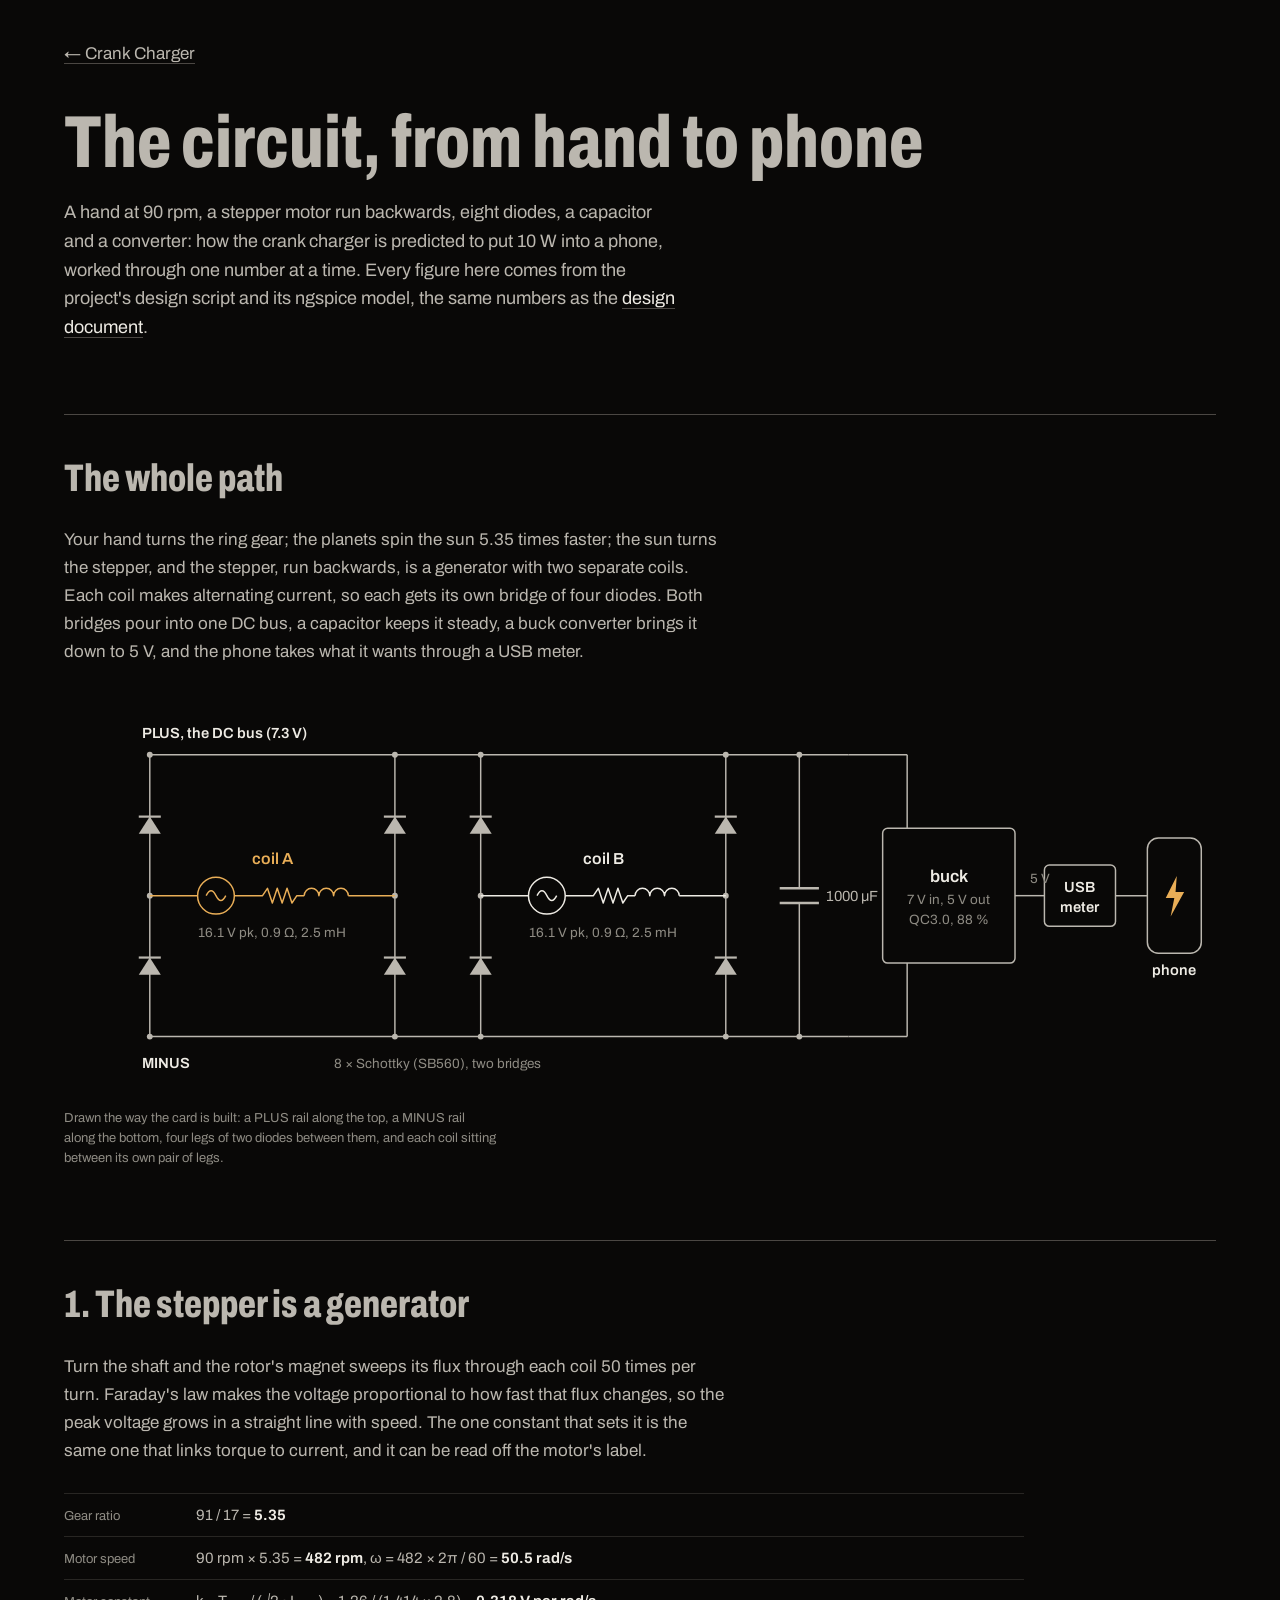
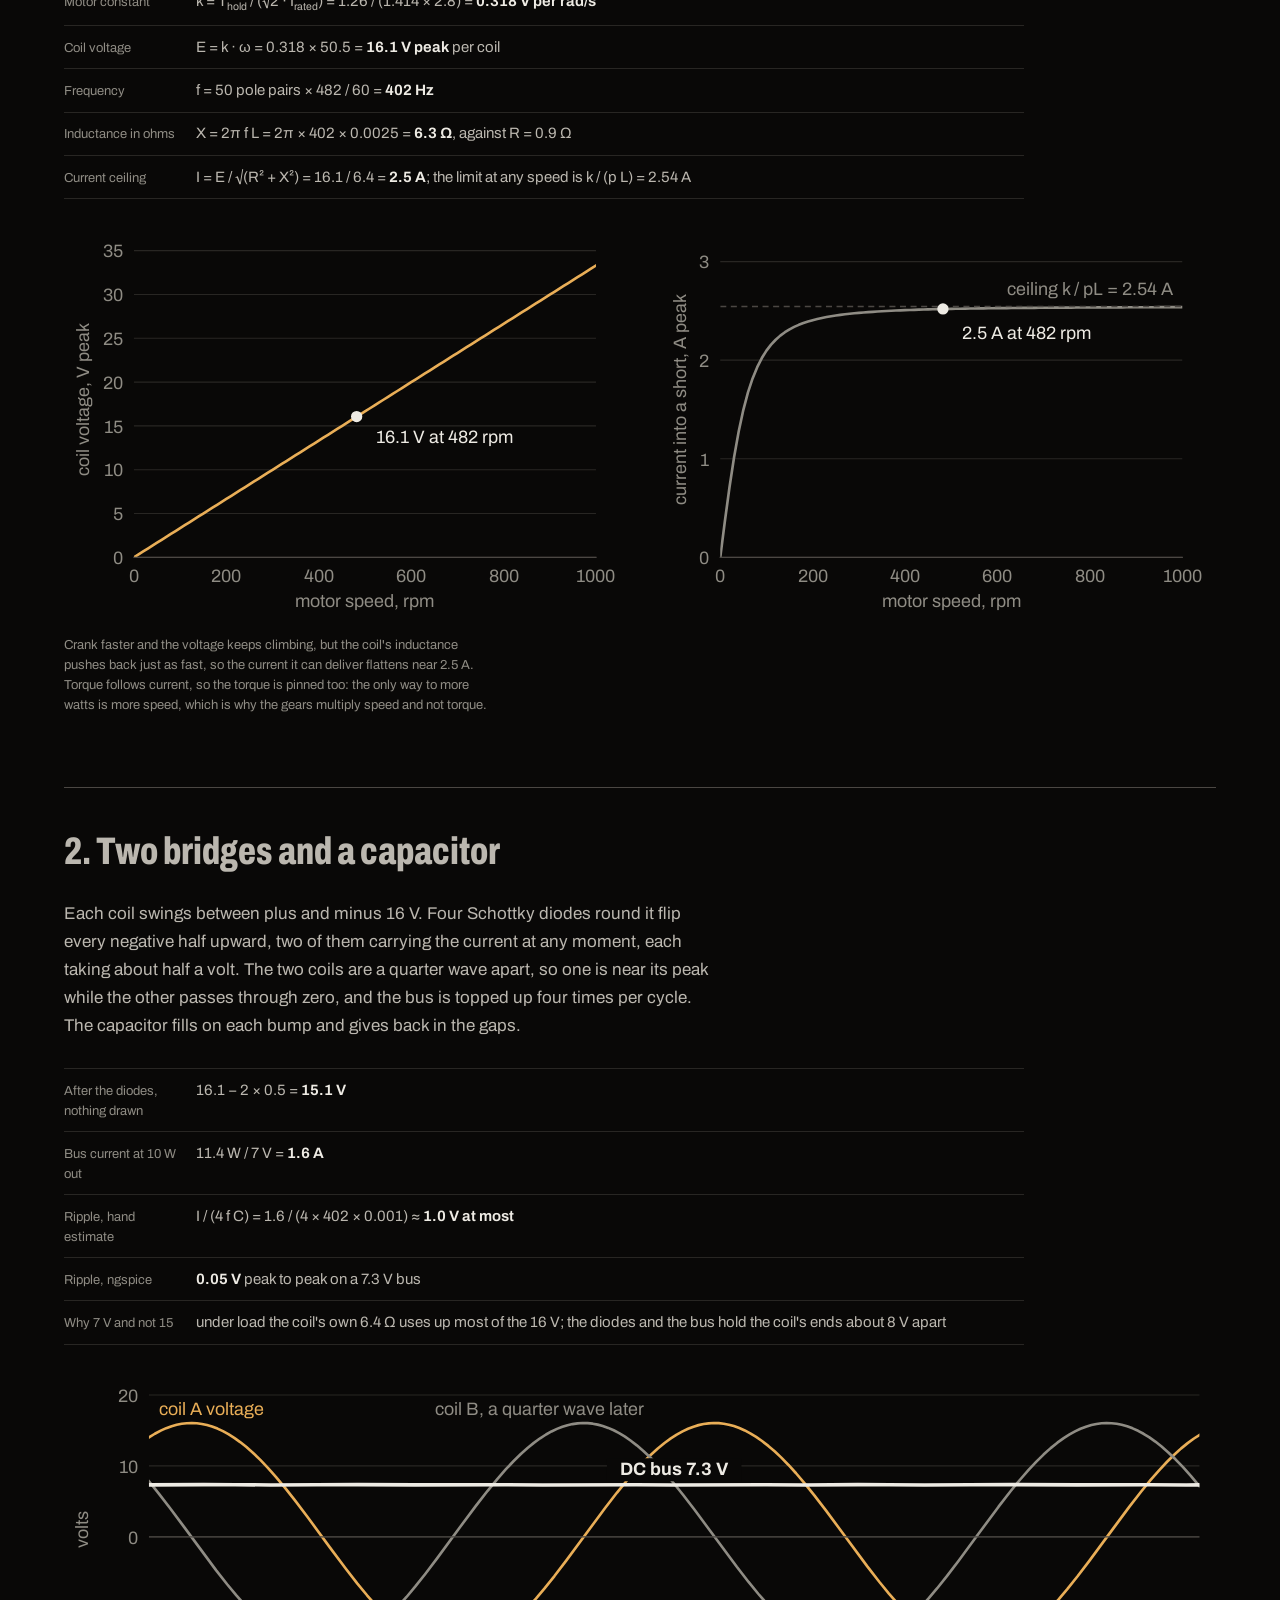
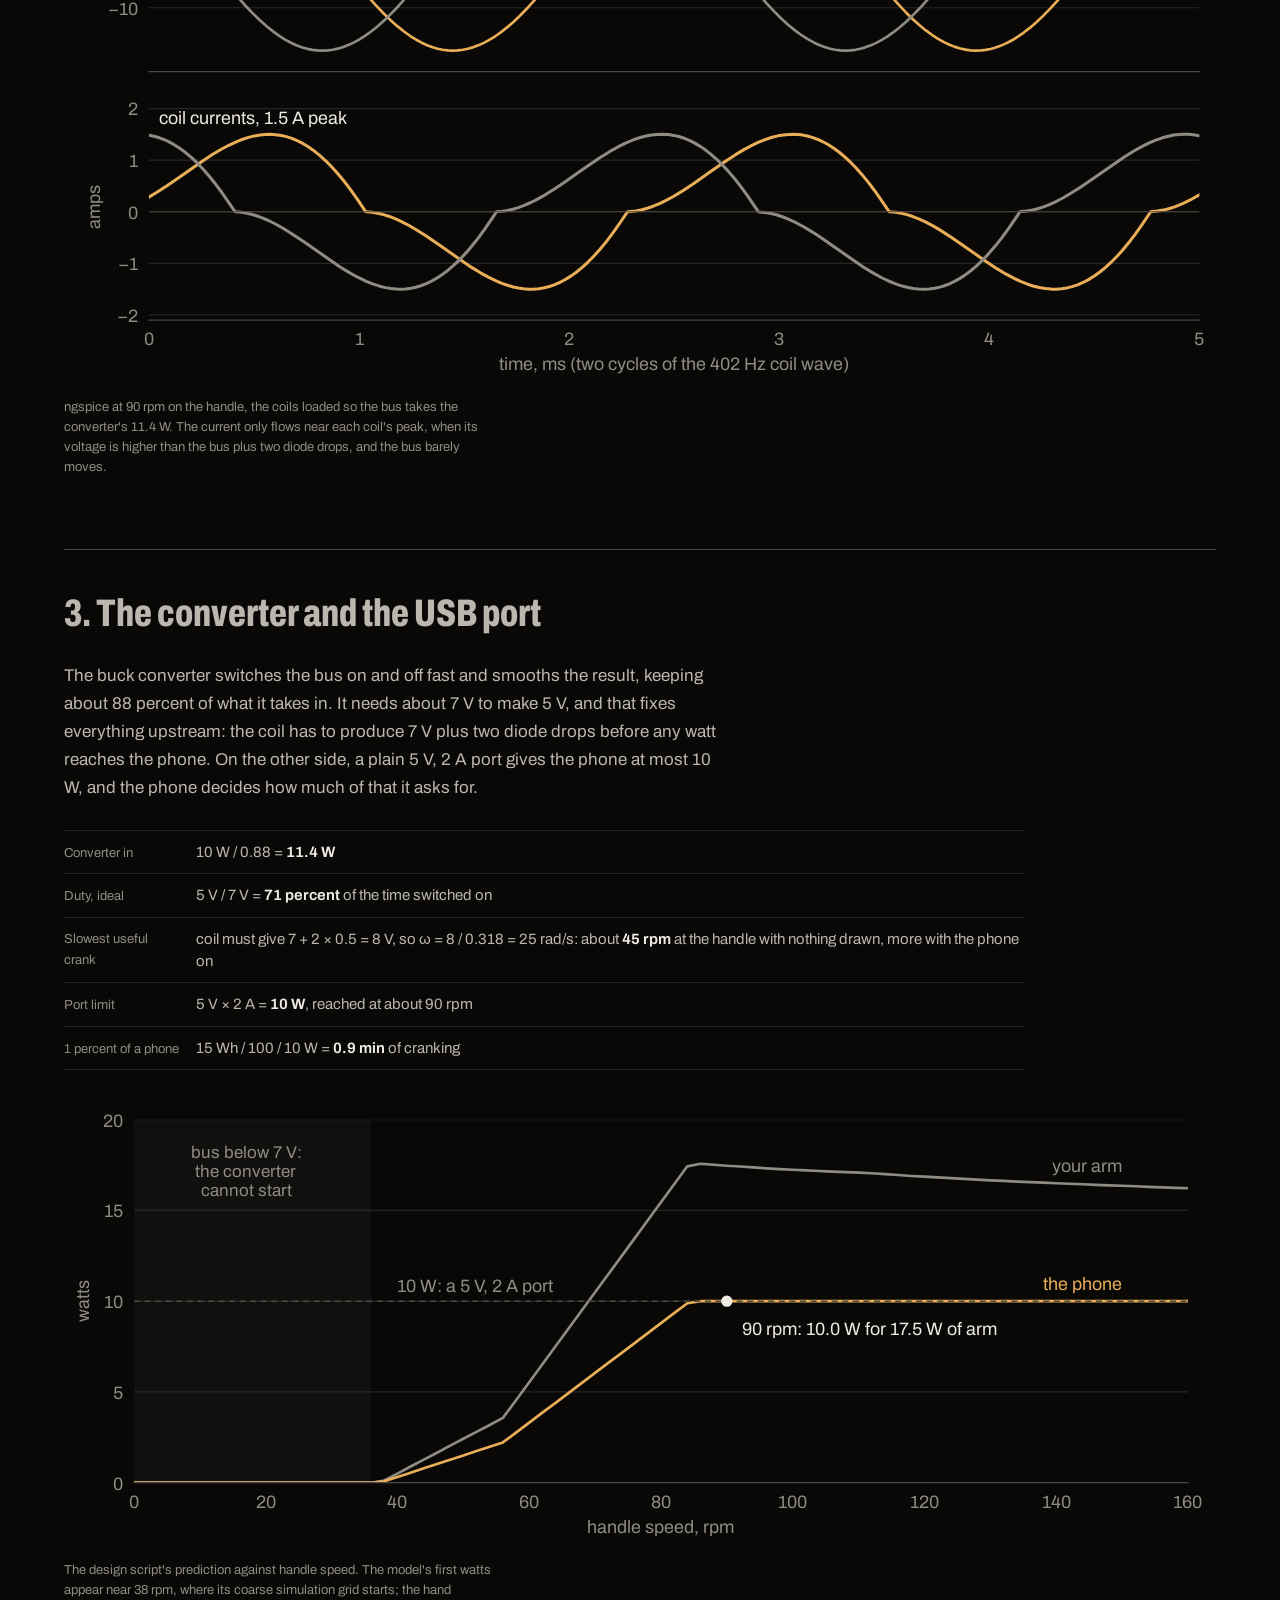
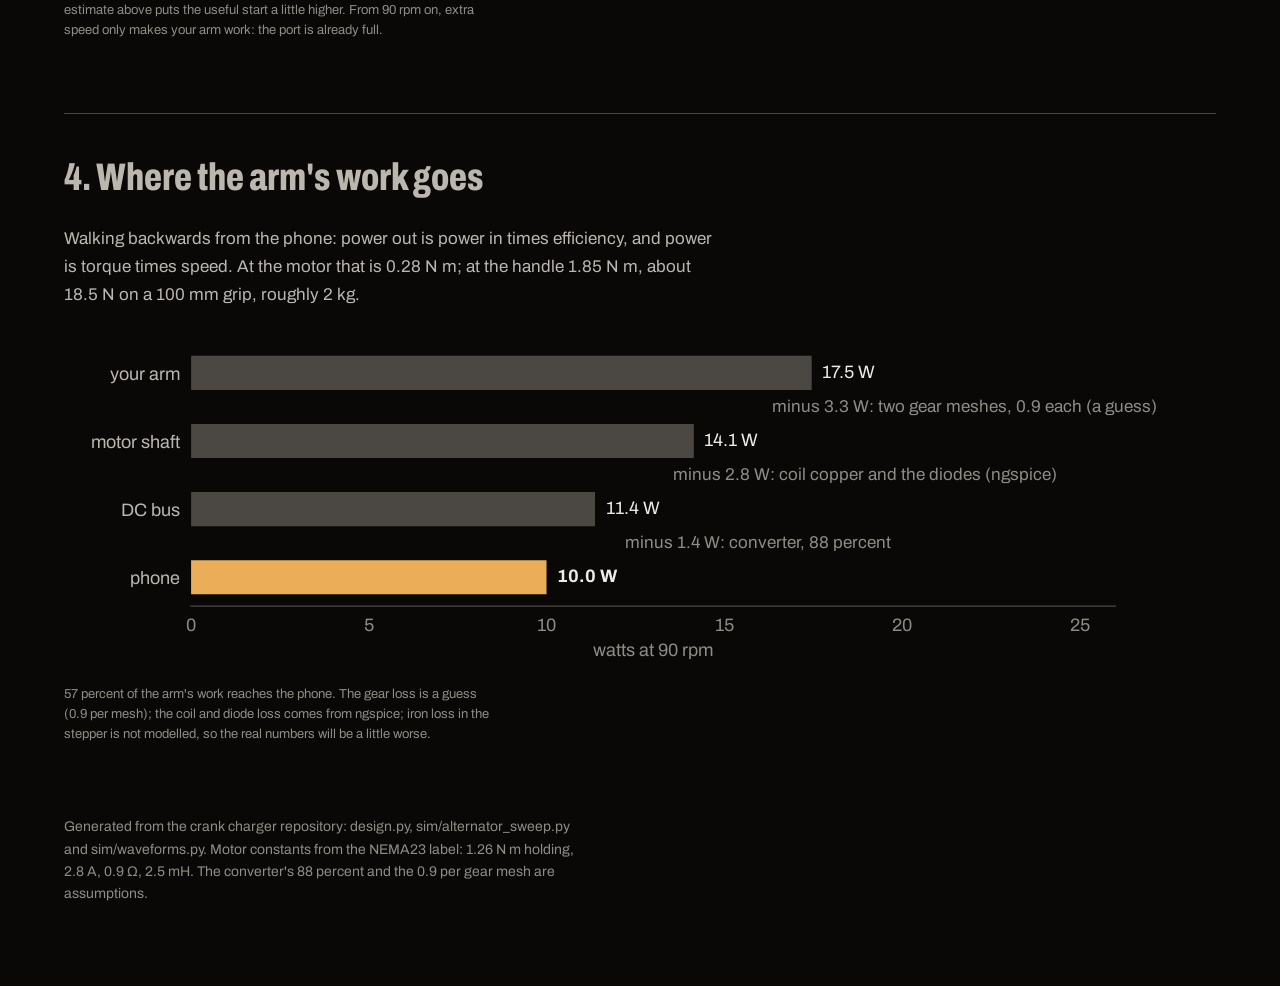
<file: crank-charger/circuit.html>
<!doctype html>
<!-- Generated by tools/make_crank_circuit.py. Edit that, not this file. -->
<html lang="en">
<head>
<meta charset="utf-8">
<meta name="viewport" content="width=device-width, initial-scale=1">
<title>Crank Charger: the circuit · Paing Hein Htet</title>
<meta name="description" content="How a hand-crank phone charger turns 90 rpm into 10 W: a stepper motor as a generator, two Schottky bridges, a capacitor, a buck converter and a USB port, with every number worked through.">
<meta name="author" content="Paing Hein Htet">
<meta name="color-scheme" content="dark">
<meta name="theme-color" content="#090807">
<link rel="canonical" href="https://paingheinhtet.com/crank-charger/circuit.html">
<link rel="preconnect" href="https://fonts.googleapis.com">
<link rel="preconnect" href="https://fonts.gstatic.com" crossorigin>
<link rel="stylesheet" href="https://fonts.googleapis.com/css2?family=Archivo:wdth,wght@62..125,100..900&amp;display=swap">
<link rel="stylesheet" href="../styles.css">
<style>
.cc-page { width: min(100% - 2 * var(--gutter, 1.25rem), 72rem); margin: 0 auto; padding: 2.5rem 0 5rem; }
.cc-back { display: inline-block; margin-bottom: 2.5rem; color: var(--ink-2); }
.cc-title { font-stretch: 72%; font-weight: 800; font-size: clamp(2.4rem, 6vw, 4.6rem); line-height: .95; margin: 0 0 1.25rem; }
.cc-lede { max-width: 62ch; font-size: 1.125rem; line-height: 1.6; color: var(--ink-2); }
.cc-sec { margin-top: 4.5rem; padding-top: 2rem; border-top: 1px solid var(--rule-2, #2a2826); }
.cc-h2 { font-stretch: 72%; font-weight: 800; font-size: clamp(1.6rem, 3.4vw, 2.4rem); margin: 0 0 1rem; }
.cc-sec > p { max-width: 66ch; line-height: 1.65; color: var(--ink-2); }
.cc-calc { margin: 1.75rem 0 2rem; max-width: 60rem; }
.cc-calc sub { font-size: .7em; }
.cc-fig { margin-top: 1.5rem; }
.cc-fig svg { display: block; width: 100%; height: auto; }
.cc-fig .fig__in { overflow-x: auto; }
.cc-sch { min-width: 640px; }
.cc-fig svg text { font-family: var(--font); }
.cc-note { margin-top: 4.5rem; max-width: 66ch; font-size: .875rem; line-height: 1.6; color: var(--ink-3); }
</style>
</head>
<body>
<main class="cc-page">
  <a class="cc-back" href="../#crank">← Crank Charger</a>
  <h1 class="cc-title">The circuit, from hand to phone</h1>
  <p class="cc-lede">A hand at 90 rpm, a stepper motor run backwards, eight diodes, a capacitor and a converter: how the crank charger is predicted to put 10 W into a phone, worked through one number at a time. Every figure here comes from the project's design script and its ngspice model, the same numbers as the <a href="design-document.pdf">design document</a>.</p>
  <section class="cc-sec"><h2 class="cc-h2">The whole path</h2><p>Your hand turns the ring gear; the planets spin the sun 5.35 times faster; the sun turns the stepper, and the stepper, run backwards, is a generator with two separate coils. Each coil makes alternating current, so each gets its own bridge of four diodes. Both bridges pour into one DC bus, a capacitor keeps it steady, a buck converter brings it down to 5 V, and the phone takes what it wants through a USB meter.</p><figure class="fig cc-fig"><div class="fig__in"><svg viewBox="0 0 940 330" role="img" aria-label="Schematic. Coil A and coil B of the stepper, each a voltage source with 0.9 ohm and 2.5 millihenry in series, sit between two legs of two Schottky diodes. The four legs join a PLUS rail on top and a MINUS rail below. A 1000 microfarad capacitor bridges the rails, which feed a 5 volt buck converter, a USB meter and the phone." class="cc-sch"><path d="M70 52L640 52" stroke="var(--ink-2)" stroke-width="1.2" fill="none"/><path d="M70 282L640 282" stroke="var(--ink-2)" stroke-width="1.2" fill="none"/><path d="M70 52L70 282" stroke="var(--ink-2)" stroke-width="1.2" fill="none"/><path d="M61 116.5L79 116.5L70 102.5Z" fill="var(--ink-2)"/><path d="M61 102.5L79 102.5" stroke="var(--ink-2)" stroke-width="1.8" fill="none"/><path d="M61 231.5L79 231.5L70 217.5Z" fill="var(--ink-2)"/><path d="M61 217.5L79 217.5" stroke="var(--ink-2)" stroke-width="1.8" fill="none"/><circle cx="70" cy="167" r="2.4" fill="var(--ink-2)"/><circle cx="70" cy="52" r="2.4" fill="var(--ink-2)"/><circle cx="70" cy="282" r="2.4" fill="var(--ink-2)"/><path d="M270 52L270 282" stroke="var(--ink-2)" stroke-width="1.2" fill="none"/><path d="M261 116.5L279 116.5L270 102.5Z" fill="var(--ink-2)"/><path d="M261 102.5L279 102.5" stroke="var(--ink-2)" stroke-width="1.8" fill="none"/><path d="M261 231.5L279 231.5L270 217.5Z" fill="var(--ink-2)"/><path d="M261 217.5L279 217.5" stroke="var(--ink-2)" stroke-width="1.8" fill="none"/><circle cx="270" cy="167" r="2.4" fill="var(--ink-2)"/><circle cx="270" cy="52" r="2.4" fill="var(--ink-2)"/><circle cx="270" cy="282" r="2.4" fill="var(--ink-2)"/><path d="M340 52L340 282" stroke="var(--ink-2)" stroke-width="1.2" fill="none"/><path d="M331 116.5L349 116.5L340 102.5Z" fill="var(--ink-2)"/><path d="M331 102.5L349 102.5" stroke="var(--ink-2)" stroke-width="1.8" fill="none"/><path d="M331 231.5L349 231.5L340 217.5Z" fill="var(--ink-2)"/><path d="M331 217.5L349 217.5" stroke="var(--ink-2)" stroke-width="1.8" fill="none"/><circle cx="340" cy="167" r="2.4" fill="var(--ink-2)"/><circle cx="340" cy="52" r="2.4" fill="var(--ink-2)"/><circle cx="340" cy="282" r="2.4" fill="var(--ink-2)"/><path d="M540 52L540 282" stroke="var(--ink-2)" stroke-width="1.2" fill="none"/><path d="M531 116.5L549 116.5L540 102.5Z" fill="var(--ink-2)"/><path d="M531 102.5L549 102.5" stroke="var(--ink-2)" stroke-width="1.8" fill="none"/><path d="M531 231.5L549 231.5L540 217.5Z" fill="var(--ink-2)"/><path d="M531 217.5L549 217.5" stroke="var(--ink-2)" stroke-width="1.8" fill="none"/><circle cx="540" cy="167" r="2.4" fill="var(--ink-2)"/><circle cx="540" cy="52" r="2.4" fill="var(--ink-2)"/><circle cx="540" cy="282" r="2.4" fill="var(--ink-2)"/><path d="M70 167L109.0 167" stroke="var(--accent)" stroke-width="1.2" fill="none"/><circle cx="124.0" cy="167" r="15" fill="var(--ground)" stroke="var(--accent)" stroke-width="1.2"/><path d="M116.0 167q4 -8 8 0t8 0" stroke="var(--accent)" stroke-width="1.2" fill="none"/><path d="M139.0 167L162.0 167L166.0 161 L170.0 173 L174.0 161 L178.0 173 L182.0 161 L186.0 173L190.0 167L196.0 167" stroke="var(--accent)" stroke-width="1.2" fill="none"/><path d="M196.0 167a6 6 0 0 1 12 0a6 6 0 0 1 12 0a6 6 0 0 1 12 0" stroke="var(--accent)" stroke-width="1.2" fill="none"/><path d="M232.0 167L270 167" stroke="var(--accent)" stroke-width="1.2" fill="none"/><text x="170.0" y="141" text-anchor="middle" fill="var(--accent)" font-size="13" font-weight="600" font-family="var(--font)">coil A</text><text x="170.0" y="201" text-anchor="middle" fill="var(--ink-3)" font-size="11" font-weight="400" font-family="var(--font)">16.1 V pk, 0.9 Ω, 2.5 mH</text><path d="M340 167L379.0 167" stroke="var(--ink)" stroke-width="1.2" fill="none"/><circle cx="394.0" cy="167" r="15" fill="var(--ground)" stroke="var(--ink)" stroke-width="1.2"/><path d="M386.0 167q4 -8 8 0t8 0" stroke="var(--ink)" stroke-width="1.2" fill="none"/><path d="M409.0 167L432.0 167L436.0 161 L440.0 173 L444.0 161 L448.0 173 L452.0 161 L456.0 173L460.0 167L466.0 167" stroke="var(--ink)" stroke-width="1.2" fill="none"/><path d="M466.0 167a6 6 0 0 1 12 0a6 6 0 0 1 12 0a6 6 0 0 1 12 0" stroke="var(--ink)" stroke-width="1.2" fill="none"/><path d="M502.0 167L540 167" stroke="var(--ink)" stroke-width="1.2" fill="none"/><text x="440.0" y="141" text-anchor="middle" fill="var(--ink)" font-size="13" font-weight="600" font-family="var(--font)">coil B</text><text x="440.0" y="201" text-anchor="middle" fill="var(--ink-3)" font-size="11" font-weight="400" font-family="var(--font)">16.1 V pk, 0.9 Ω, 2.5 mH</text><text x="64" y="38" text-anchor="start" fill="var(--ink)" font-size="12" font-weight="600" font-family="var(--font)">PLUS, the DC bus (7.3 V)</text><text x="64" y="308" text-anchor="start" fill="var(--ink)" font-size="12" font-weight="600" font-family="var(--font)">MINUS</text><text x="305" y="308" text-anchor="middle" fill="var(--ink-3)" font-size="11" font-weight="400" font-family="var(--font)">8 × Schottky (SB560), two bridges</text><path d="M600 52L600 161" stroke="var(--ink-2)" stroke-width="1.2" fill="none"/><path d="M600 173L600 282" stroke="var(--ink-2)" stroke-width="1.2" fill="none"/><path d="M584 161L616 161" stroke="var(--ink-2)" stroke-width="2" fill="none"/><path d="M584 173L616 173" stroke="var(--ink-2)" stroke-width="2" fill="none"/><circle cx="600" cy="52" r="2.4" fill="var(--ink-2)"/><circle cx="600" cy="282" r="2.4" fill="var(--ink-2)"/><text x="622" y="171" text-anchor="start" fill="var(--ink-2)" font-size="12" font-weight="400" font-family="var(--font)">1000 µF</text><path d="M640 52L688 52" stroke="var(--ink-2)" stroke-width="1.2" fill="none"/><path d="M688 52L688 112" stroke="var(--ink-2)" stroke-width="1.2" fill="none"/><path d="M640 282L688 282" stroke="var(--ink-2)" stroke-width="1.2" fill="none"/><path d="M688 282L688 222" stroke="var(--ink-2)" stroke-width="1.2" fill="none"/><rect x="668" y="112" width="108" height="110" rx="4" fill="var(--ground)" stroke="var(--ink-2)" stroke-width="1.2"/><text x="722.0" y="156" text-anchor="middle" fill="var(--ink)" font-size="14" font-weight="600" font-family="var(--font)">buck</text><text x="722.0" y="174" text-anchor="middle" fill="var(--ink-3)" font-size="11" font-weight="400" font-family="var(--font)">7 V in, 5 V out</text><text x="722.0" y="190" text-anchor="middle" fill="var(--ink-3)" font-size="11" font-weight="400" font-family="var(--font)">QC3.0, 88 %</text><path d="M776 167L800 167" stroke="var(--ink-2)" stroke-width="1.2" fill="none"/><rect x="800" y="142" width="58" height="50" rx="4" fill="var(--ground)" stroke="var(--ink-2)" stroke-width="1.2"/><text x="829" y="164" text-anchor="middle" fill="var(--ink)" font-size="12" font-weight="600" font-family="var(--font)">USB</text><text x="829" y="180" text-anchor="middle" fill="var(--ink)" font-size="12" font-weight="600" font-family="var(--font)">meter</text><path d="M858 167L884 167" stroke="var(--ink-2)" stroke-width="1.2" fill="none"/><rect x="884" y="120" width="44" height="94" rx="9" fill="var(--ground)" stroke="var(--ink-2)" stroke-width="1.2"/><path d="M908 151L899 169L906 169L903 184L914 164L907 164Z" fill="var(--accent)"/><text x="906" y="232" text-anchor="middle" fill="var(--ink)" font-size="12" font-weight="600" font-family="var(--font)">phone</text><text x="788" y="157" text-anchor="start" fill="var(--ink-3)" font-size="11" font-weight="400" font-family="var(--font)">5 V</text></svg></div><figcaption>Drawn the way the card is built: a PLUS rail along the top, a MINUS rail along the bottom, four legs of two diodes between them, and each coil sitting between its own pair of legs.</figcaption></figure></section><section class="cc-sec"><h2 class="cc-h2">1. The stepper is a generator</h2><p>Turn the shaft and the rotor's magnet sweeps its flux through each coil 50 times per turn. Faraday's law makes the voltage proportional to how fast that flux changes, so the peak voltage grows in a straight line with speed. The one constant that sets it is the same one that links torque to current, and it can be read off the motor's label.</p><dl class="kv cc-calc"><div><dt>Gear ratio</dt><dd>91 / 17 = <b>5.35</b></dd></div><div><dt>Motor speed</dt><dd>90 rpm × 5.35 = <b>482 rpm</b>, ω = 482 × 2π / 60 = <b>50.5 rad/s</b></dd></div><div><dt>Motor constant</dt><dd>k = T<sub>hold</sub> / (√2 · I<sub>rated</sub>) = 1.26 / (1.414 × 2.8) = <b>0.318 V per rad/s</b></dd></div><div><dt>Coil voltage</dt><dd>E = k · ω = 0.318 × 50.5 = <b>16.1 V peak</b> per coil</dd></div><div><dt>Frequency</dt><dd>f = 50 pole pairs × 482 / 60 = <b>402 Hz</b></dd></div><div><dt>Inductance in ohms</dt><dd>X = 2π f L = 2π × 402 × 0.0025 = <b>6.3 Ω</b>, against R = 0.9 Ω</dd></div><div><dt>Current ceiling</dt><dd>I = E / √(R² + X²) = 16.1 / 6.4 = <b>2.5 A</b>; the limit at any speed is k / (p L) = 2.54 A</dd></div></dl><figure class="fig cc-fig"><div class="fig__in"><svg role="img" aria-label="Two graphs against motor speed. Left: coil voltage rises in a straight line, 16 volts at 482 rpm. Right: the current the coil can push into a short rises fast and then flattens near 2.5 amps." xmlns:xlink="http://www.w3.org/1999/xlink"  viewBox="0 0 610.2 207" xmlns="http://www.w3.org/2000/svg" version="1.1">
 <metadata>
  <rdf:RDF xmlns:dc="http://purl.org/dc/elements/1.1/" xmlns:cc="http://creativecommons.org/ns#" xmlns:rdf="http://www.w3.org/1999/02/22-rdf-syntax-ns#">
   <cc:Work>
    <dc:type rdf:resource="http://purl.org/dc/dcmitype/StillImage"/>
    <dc:date>2026-11-03T22:02:14.052374</dc:date>
    <dc:format>image/svg+xml</dc:format>
    <dc:creator>
     <cc:Agent>
      <dc:title>Matplotlib v3.10.8, https://matplotlib.org/</dc:title>
     </cc:Agent>
    </dc:creator>
   </cc:Work>
  </rdf:RDF>
 </metadata>
 <defs>
  <style type="text/css">*{stroke-linejoin: round; stroke-linecap: butt}</style>
 </defs>
 <g id="figure_1">
  <g id="patch_1">
   <path d="M 0 207 
L 610.2 207 
L 610.2 0 
L 0 0 
L 0 207 
z
" style="fill: none"/>
  </g>
  <g id="axes_1">
   <g id="patch_2">
    <path d="M 37.042969 172.851562 
L 281.783437 172.851562 
L 281.783437 5.76 
L 37.042969 5.76 
L 37.042969 172.851562 
z
" style="fill: none"/>
   </g>
   <g id="matplotlib.axis_1">
    <g id="xtick_1">
     <g id="line2d_1"/>
     <g id="text_1">
      <text style="font-size: 9.5px; font-family:var(--font)'DejaVu Sans', 'Bitstream Vera Sans', 'Computer Modern Sans Serif', 'Lucida Grande', 'Verdana', 'Geneva', 'Lucid', 'Arial', 'Helvetica', 'Avant Garde', sans-serif; text-anchor: middle; fill: var(--ink-3)" x="37.042969" y="186.070078" transform="rotate(-0 37.042969 186.070078)">0</text>
     </g>
    </g>
    <g id="xtick_2">
     <g id="line2d_2"/>
     <g id="text_2">
      <text style="font-size: 9.5px; font-family:var(--font)'DejaVu Sans', 'Bitstream Vera Sans', 'Computer Modern Sans Serif', 'Lucida Grande', 'Verdana', 'Geneva', 'Lucid', 'Arial', 'Helvetica', 'Avant Garde', sans-serif; text-anchor: middle; fill: var(--ink-3)" x="85.991062" y="186.070078" transform="rotate(-0 85.991062 186.070078)">200</text>
     </g>
    </g>
    <g id="xtick_3">
     <g id="line2d_3"/>
     <g id="text_3">
      <text style="font-size: 9.5px; font-family:var(--font)'DejaVu Sans', 'Bitstream Vera Sans', 'Computer Modern Sans Serif', 'Lucida Grande', 'Verdana', 'Geneva', 'Lucid', 'Arial', 'Helvetica', 'Avant Garde', sans-serif; text-anchor: middle; fill: var(--ink-3)" x="134.939156" y="186.070078" transform="rotate(-0 134.939156 186.070078)">400</text>
     </g>
    </g>
    <g id="xtick_4">
     <g id="line2d_4"/>
     <g id="text_4">
      <text style="font-size: 9.5px; font-family:var(--font)'DejaVu Sans', 'Bitstream Vera Sans', 'Computer Modern Sans Serif', 'Lucida Grande', 'Verdana', 'Geneva', 'Lucid', 'Arial', 'Helvetica', 'Avant Garde', sans-serif; text-anchor: middle; fill: var(--ink-3)" x="183.88725" y="186.070078" transform="rotate(-0 183.88725 186.070078)">600</text>
     </g>
    </g>
    <g id="xtick_5">
     <g id="line2d_5"/>
     <g id="text_5">
      <text style="font-size: 9.5px; font-family:var(--font)'DejaVu Sans', 'Bitstream Vera Sans', 'Computer Modern Sans Serif', 'Lucida Grande', 'Verdana', 'Geneva', 'Lucid', 'Arial', 'Helvetica', 'Avant Garde', sans-serif; text-anchor: middle; fill: var(--ink-3)" x="232.835344" y="186.070078" transform="rotate(-0 232.835344 186.070078)">800</text>
     </g>
    </g>
    <g id="xtick_6">
     <g id="line2d_6"/>
     <g id="text_6">
      <text style="font-size: 9.5px; font-family:var(--font)'DejaVu Sans', 'Bitstream Vera Sans', 'Computer Modern Sans Serif', 'Lucida Grande', 'Verdana', 'Geneva', 'Lucid', 'Arial', 'Helvetica', 'Avant Garde', sans-serif; text-anchor: middle; fill: var(--ink-3)" x="281.783437" y="186.070078" transform="rotate(-0 281.783437 186.070078)">1000</text>
     </g>
    </g>
    <g id="text_7">
     <text style="font-size: 9.5px; font-family:var(--font)'DejaVu Sans', 'Bitstream Vera Sans', 'Computer Modern Sans Serif', 'Lucida Grande', 'Verdana', 'Geneva', 'Lucid', 'Arial', 'Helvetica', 'Avant Garde', sans-serif; text-anchor: middle; fill: var(--ink-3)" x="159.413203" y="199.264297" transform="rotate(-0 159.413203 199.264297)">motor speed, rpm</text>
    </g>
   </g>
   <g id="matplotlib.axis_2">
    <g id="ytick_1">
     <g id="line2d_7">
      <path d="M 37.042969 172.851562 
L 281.783437 172.851562 
" clip-path="url(#pdeaf9b8119)" style="fill: none; stroke: var(--rule); stroke-width: 0.6; stroke-linecap: square"/>
     </g>
     <g id="line2d_8"/>
     <g id="text_8">
      <text style="font-size: 9.5px; font-family:var(--font)'DejaVu Sans', 'Bitstream Vera Sans', 'Computer Modern Sans Serif', 'Lucida Grande', 'Verdana', 'Geneva', 'Lucid', 'Arial', 'Helvetica', 'Avant Garde', sans-serif; text-anchor: end; fill: var(--ink-3)" x="31.042969" y="176.46082" transform="rotate(-0 31.042969 176.46082)">0</text>
     </g>
    </g>
    <g id="ytick_2">
     <g id="line2d_9">
      <path d="M 37.042969 149.644401 
L 281.783437 149.644401 
" clip-path="url(#pdeaf9b8119)" style="fill: none; stroke: var(--rule); stroke-width: 0.6; stroke-linecap: square"/>
     </g>
     <g id="line2d_10"/>
     <g id="text_9">
      <text style="font-size: 9.5px; font-family:var(--font)'DejaVu Sans', 'Bitstream Vera Sans', 'Computer Modern Sans Serif', 'Lucida Grande', 'Verdana', 'Geneva', 'Lucid', 'Arial', 'Helvetica', 'Avant Garde', sans-serif; text-anchor: end; fill: var(--ink-3)" x="31.042969" y="153.253659" transform="rotate(-0 31.042969 153.253659)">5</text>
     </g>
    </g>
    <g id="ytick_3">
     <g id="line2d_11">
      <path d="M 37.042969 126.43724 
L 281.783437 126.43724 
" clip-path="url(#pdeaf9b8119)" style="fill: none; stroke: var(--rule); stroke-width: 0.6; stroke-linecap: square"/>
     </g>
     <g id="line2d_12"/>
     <g id="text_10">
      <text style="font-size: 9.5px; font-family:var(--font)'DejaVu Sans', 'Bitstream Vera Sans', 'Computer Modern Sans Serif', 'Lucida Grande', 'Verdana', 'Geneva', 'Lucid', 'Arial', 'Helvetica', 'Avant Garde', sans-serif; text-anchor: end; fill: var(--ink-3)" x="31.042969" y="130.046497" transform="rotate(-0 31.042969 130.046497)">10</text>
     </g>
    </g>
    <g id="ytick_4">
     <g id="line2d_13">
      <path d="M 37.042969 103.230078 
L 281.783437 103.230078 
" clip-path="url(#pdeaf9b8119)" style="fill: none; stroke: var(--rule); stroke-width: 0.6; stroke-linecap: square"/>
     </g>
     <g id="line2d_14"/>
     <g id="text_11">
      <text style="font-size: 9.5px; font-family:var(--font)'DejaVu Sans', 'Bitstream Vera Sans', 'Computer Modern Sans Serif', 'Lucida Grande', 'Verdana', 'Geneva', 'Lucid', 'Arial', 'Helvetica', 'Avant Garde', sans-serif; text-anchor: end; fill: var(--ink-3)" x="31.042969" y="106.839336" transform="rotate(-0 31.042969 106.839336)">15</text>
     </g>
    </g>
    <g id="ytick_5">
     <g id="line2d_15">
      <path d="M 37.042969 80.022917 
L 281.783437 80.022917 
" clip-path="url(#pdeaf9b8119)" style="fill: none; stroke: var(--rule); stroke-width: 0.6; stroke-linecap: square"/>
     </g>
     <g id="line2d_16"/>
     <g id="text_12">
      <text style="font-size: 9.5px; font-family:var(--font)'DejaVu Sans', 'Bitstream Vera Sans', 'Computer Modern Sans Serif', 'Lucida Grande', 'Verdana', 'Geneva', 'Lucid', 'Arial', 'Helvetica', 'Avant Garde', sans-serif; text-anchor: end; fill: var(--ink-3)" x="31.042969" y="83.632174" transform="rotate(-0 31.042969 83.632174)">20</text>
     </g>
    </g>
    <g id="ytick_6">
     <g id="line2d_17">
      <path d="M 37.042969 56.815755 
L 281.783437 56.815755 
" clip-path="url(#pdeaf9b8119)" style="fill: none; stroke: var(--rule); stroke-width: 0.6; stroke-linecap: square"/>
     </g>
     <g id="line2d_18"/>
     <g id="text_13">
      <text style="font-size: 9.5px; font-family:var(--font)'DejaVu Sans', 'Bitstream Vera Sans', 'Computer Modern Sans Serif', 'Lucida Grande', 'Verdana', 'Geneva', 'Lucid', 'Arial', 'Helvetica', 'Avant Garde', sans-serif; text-anchor: end; fill: var(--ink-3)" x="31.042969" y="60.425013" transform="rotate(-0 31.042969 60.425013)">25</text>
     </g>
    </g>
    <g id="ytick_7">
     <g id="line2d_19">
      <path d="M 37.042969 33.608594 
L 281.783437 33.608594 
" clip-path="url(#pdeaf9b8119)" style="fill: none; stroke: var(--rule); stroke-width: 0.6; stroke-linecap: square"/>
     </g>
     <g id="line2d_20"/>
     <g id="text_14">
      <text style="font-size: 9.5px; font-family:var(--font)'DejaVu Sans', 'Bitstream Vera Sans', 'Computer Modern Sans Serif', 'Lucida Grande', 'Verdana', 'Geneva', 'Lucid', 'Arial', 'Helvetica', 'Avant Garde', sans-serif; text-anchor: end; fill: var(--ink-3)" x="31.042969" y="37.217852" transform="rotate(-0 31.042969 37.217852)">30</text>
     </g>
    </g>
    <g id="ytick_8">
     <g id="line2d_21">
      <path d="M 37.042969 10.401432 
L 281.783437 10.401432 
" clip-path="url(#pdeaf9b8119)" style="fill: none; stroke: var(--rule); stroke-width: 0.6; stroke-linecap: square"/>
     </g>
     <g id="line2d_22"/>
     <g id="text_15">
      <text style="font-size: 9.5px; font-family:var(--font)'DejaVu Sans', 'Bitstream Vera Sans', 'Computer Modern Sans Serif', 'Lucida Grande', 'Verdana', 'Geneva', 'Lucid', 'Arial', 'Helvetica', 'Avant Garde', sans-serif; text-anchor: end; fill: var(--ink-3)" x="31.042969" y="14.01069" transform="rotate(-0 31.042969 14.01069)">35</text>
     </g>
    </g>
    <g id="text_16">
     <text style="font-size: 9.5px; font-family:var(--font)'DejaVu Sans', 'Bitstream Vera Sans', 'Computer Modern Sans Serif', 'Lucida Grande', 'Verdana', 'Geneva', 'Lucid', 'Arial', 'Helvetica', 'Avant Garde', sans-serif; text-anchor: middle; fill: var(--ink-3)" x="12.978516" y="89.305781" transform="rotate(-90 12.978516 89.305781)">coil voltage, V peak</text>
    </g>
   </g>
   <g id="line2d_23">
    <path d="M 37.042969 172.851562 
L 39.490373 171.305925 
L 41.937778 169.760287 
L 44.385183 168.214649 
L 46.832588 166.669011 
L 49.279992 165.123373 
L 51.727397 163.577735 
L 54.174802 162.032097 
L 56.622206 160.486459 
L 59.069611 158.940821 
L 61.517016 157.395184 
L 63.96442 155.849546 
L 66.411825 154.303908 
L 68.85923 152.75827 
L 71.306634 151.212632 
L 73.754039 149.666994 
L 76.201444 148.121356 
L 78.648848 146.575718 
L 81.096253 145.03008 
L 83.543658 143.484442 
L 85.991062 141.938805 
L 88.438467 140.393167 
L 90.885872 138.847529 
L 93.333277 137.301891 
L 95.780681 135.756253 
L 98.228086 134.210615 
L 100.675491 132.664977 
L 103.122895 131.119339 
L 105.5703 129.573701 
L 108.017705 128.028064 
L 110.465109 126.482426 
L 112.912514 124.936788 
L 115.359919 123.39115 
L 117.807323 121.845512 
L 120.254728 120.299874 
L 122.702133 118.754236 
L 125.149538 117.208598 
L 127.596942 115.66296 
L 130.044347 114.117322 
L 132.491752 112.571685 
L 134.939156 111.026047 
L 137.386561 109.480409 
L 139.833966 107.934771 
L 142.28137 106.389133 
L 144.728775 104.843495 
L 147.17618 103.297857 
L 149.623584 101.752219 
L 152.070989 100.206581 
L 154.518394 98.660943 
L 156.965798 97.115306 
L 159.413203 95.569668 
L 161.860608 94.02403 
L 164.308013 92.478392 
L 166.755417 90.932754 
L 169.202822 89.387116 
L 171.650227 87.841478 
L 174.097631 86.29584 
L 176.545036 84.750202 
L 178.992441 83.204565 
L 181.439845 81.658927 
L 183.88725 80.113289 
L 186.334655 78.567651 
L 188.782059 77.022013 
L 191.229464 75.476375 
L 193.676869 73.930737 
L 196.124273 72.385099 
L 198.571678 70.839461 
L 201.019083 69.293823 
L 203.466487 67.748186 
L 205.913892 66.202548 
L 208.361297 64.65691 
L 210.808702 63.111272 
L 213.256106 61.565634 
L 215.703511 60.019996 
L 218.150916 58.474358 
L 220.59832 56.92872 
L 223.045725 55.383082 
L 225.49313 53.837444 
L 227.940534 52.291807 
L 230.387939 50.746169 
L 232.835344 49.200531 
L 235.282748 47.654893 
L 237.730153 46.109255 
L 240.177558 44.563617 
L 242.624963 43.017979 
L 245.072367 41.472341 
L 247.519772 39.926703 
L 249.967177 38.381066 
L 252.414581 36.835428 
L 254.861986 35.28979 
L 257.309391 33.744152 
L 259.756795 32.198514 
L 262.2042 30.652876 
L 264.651605 29.107238 
L 267.099009 27.5616 
L 269.546414 26.015962 
L 271.993819 24.470324 
L 274.441223 22.924687 
L 276.888628 21.379049 
L 279.336033 19.833411 
L 281.783437 18.287773 
" clip-path="url(#pdeaf9b8119)" style="fill: none; stroke: var(--accent); stroke-width: 1.4; stroke-linecap: square"/>
   </g>
   <g id="line2d_24">
    <defs>
     <path id="m94a1e116c7" d="M 0 2.5 
C 0.663008 2.5 1.29895 2.236584 1.767767 1.767767 
C 2.236584 1.29895 2.5 0.663008 2.5 0 
C 2.5 -0.663008 2.236584 -1.29895 1.767767 -1.767767 
C 1.29895 -2.236584 0.663008 -2.5 0 -2.5 
C -0.663008 -2.5 -1.29895 -2.236584 -1.767767 -1.767767 
C -2.236584 -1.29895 -2.5 -0.663008 -2.5 0 
C -2.5 0.663008 -2.236584 1.29895 -1.767767 1.767767 
C -1.29895 2.236584 -0.663008 2.5 0 2.5 
z
" style="stroke: var(--ink)"/>
    </defs>
    <g clip-path="url(#pdeaf9b8119)">
     <use xlink:href="#m94a1e116c7" x="155.007875" y="98.314801" style="fill: var(--ink); stroke: var(--ink)"/>
    </g>
   </g>
   <g id="patch_3">
    <path d="M 37.042969 172.851562 
L 281.783437 172.851562 
" style="fill: none; stroke: var(--rule-2); stroke-width: 0.7; stroke-linejoin: miter; stroke-linecap: square"/>
   </g>
   <g id="text_17">
    <text style="font-size: 9.5px; font-family:var(--font)'DejaVu Sans', 'Bitstream Vera Sans', 'Computer Modern Sans Serif', 'Lucida Grande', 'Verdana', 'Geneva', 'Lucid', 'Arial', 'Helvetica', 'Avant Garde', sans-serif; text-anchor: start; fill: var(--ink)" x="165.007875" y="112.314801" transform="rotate(-0 165.007875 112.314801)">16.1 V at 482 rpm</text>
   </g>
  </g>
  <g id="axes_2">
   <g id="patch_4">
    <path d="M 347.610781 172.851562 
L 592.35125 172.851562 
L 592.35125 5.76 
L 347.610781 5.76 
L 347.610781 172.851562 
z
" style="fill: none"/>
   </g>
   <g id="matplotlib.axis_3">
    <g id="xtick_7">
     <g id="line2d_25"/>
     <g id="text_18">
      <text style="font-size: 9.5px; font-family:var(--font)'DejaVu Sans', 'Bitstream Vera Sans', 'Computer Modern Sans Serif', 'Lucida Grande', 'Verdana', 'Geneva', 'Lucid', 'Arial', 'Helvetica', 'Avant Garde', sans-serif; text-anchor: middle; fill: var(--ink-3)" x="347.610781" y="186.070078" transform="rotate(-0 347.610781 186.070078)">0</text>
     </g>
    </g>
    <g id="xtick_8">
     <g id="line2d_26"/>
     <g id="text_19">
      <text style="font-size: 9.5px; font-family:var(--font)'DejaVu Sans', 'Bitstream Vera Sans', 'Computer Modern Sans Serif', 'Lucida Grande', 'Verdana', 'Geneva', 'Lucid', 'Arial', 'Helvetica', 'Avant Garde', sans-serif; text-anchor: middle; fill: var(--ink-3)" x="396.558875" y="186.070078" transform="rotate(-0 396.558875 186.070078)">200</text>
     </g>
    </g>
    <g id="xtick_9">
     <g id="line2d_27"/>
     <g id="text_20">
      <text style="font-size: 9.5px; font-family:var(--font)'DejaVu Sans', 'Bitstream Vera Sans', 'Computer Modern Sans Serif', 'Lucida Grande', 'Verdana', 'Geneva', 'Lucid', 'Arial', 'Helvetica', 'Avant Garde', sans-serif; text-anchor: middle; fill: var(--ink-3)" x="445.506969" y="186.070078" transform="rotate(-0 445.506969 186.070078)">400</text>
     </g>
    </g>
    <g id="xtick_10">
     <g id="line2d_28"/>
     <g id="text_21">
      <text style="font-size: 9.5px; font-family:var(--font)'DejaVu Sans', 'Bitstream Vera Sans', 'Computer Modern Sans Serif', 'Lucida Grande', 'Verdana', 'Geneva', 'Lucid', 'Arial', 'Helvetica', 'Avant Garde', sans-serif; text-anchor: middle; fill: var(--ink-3)" x="494.455062" y="186.070078" transform="rotate(-0 494.455062 186.070078)">600</text>
     </g>
    </g>
    <g id="xtick_11">
     <g id="line2d_29"/>
     <g id="text_22">
      <text style="font-size: 9.5px; font-family:var(--font)'DejaVu Sans', 'Bitstream Vera Sans', 'Computer Modern Sans Serif', 'Lucida Grande', 'Verdana', 'Geneva', 'Lucid', 'Arial', 'Helvetica', 'Avant Garde', sans-serif; text-anchor: middle; fill: var(--ink-3)" x="543.403156" y="186.070078" transform="rotate(-0 543.403156 186.070078)">800</text>
     </g>
    </g>
    <g id="xtick_12">
     <g id="line2d_30"/>
     <g id="text_23">
      <text style="font-size: 9.5px; font-family:var(--font)'DejaVu Sans', 'Bitstream Vera Sans', 'Computer Modern Sans Serif', 'Lucida Grande', 'Verdana', 'Geneva', 'Lucid', 'Arial', 'Helvetica', 'Avant Garde', sans-serif; text-anchor: middle; fill: var(--ink-3)" x="592.35125" y="186.070078" transform="rotate(-0 592.35125 186.070078)">1000</text>
     </g>
    </g>
    <g id="text_24">
     <text style="font-size: 9.5px; font-family:var(--font)'DejaVu Sans', 'Bitstream Vera Sans', 'Computer Modern Sans Serif', 'Lucida Grande', 'Verdana', 'Geneva', 'Lucid', 'Arial', 'Helvetica', 'Avant Garde', sans-serif; text-anchor: middle; fill: var(--ink-3)" x="469.981016" y="199.264297" transform="rotate(-0 469.981016 199.264297)">motor speed, rpm</text>
    </g>
   </g>
   <g id="matplotlib.axis_4">
    <g id="ytick_9">
     <g id="line2d_31">
      <path d="M 347.610781 172.851562 
L 592.35125 172.851562 
" clip-path="url(#p125e23242f)" style="fill: none; stroke: var(--rule); stroke-width: 0.6; stroke-linecap: square"/>
     </g>
     <g id="line2d_32"/>
     <g id="text_25">
      <text style="font-size: 9.5px; font-family:var(--font)'DejaVu Sans', 'Bitstream Vera Sans', 'Computer Modern Sans Serif', 'Lucida Grande', 'Verdana', 'Geneva', 'Lucid', 'Arial', 'Helvetica', 'Avant Garde', sans-serif; text-anchor: end; fill: var(--ink-3)" x="341.610781" y="176.46082" transform="rotate(-0 341.610781 176.46082)">0</text>
     </g>
    </g>
    <g id="ytick_10">
     <g id="line2d_33">
      <path d="M 347.610781 120.635449 
L 592.35125 120.635449 
" clip-path="url(#p125e23242f)" style="fill: none; stroke: var(--rule); stroke-width: 0.6; stroke-linecap: square"/>
     </g>
     <g id="line2d_34"/>
     <g id="text_26">
      <text style="font-size: 9.5px; font-family:var(--font)'DejaVu Sans', 'Bitstream Vera Sans', 'Computer Modern Sans Serif', 'Lucida Grande', 'Verdana', 'Geneva', 'Lucid', 'Arial', 'Helvetica', 'Avant Garde', sans-serif; text-anchor: end; fill: var(--ink-3)" x="341.610781" y="124.244707" transform="rotate(-0 341.610781 124.244707)">1</text>
     </g>
    </g>
    <g id="ytick_11">
     <g id="line2d_35">
      <path d="M 347.610781 68.419336 
L 592.35125 68.419336 
" clip-path="url(#p125e23242f)" style="fill: none; stroke: var(--rule); stroke-width: 0.6; stroke-linecap: square"/>
     </g>
     <g id="line2d_36"/>
     <g id="text_27">
      <text style="font-size: 9.5px; font-family:var(--font)'DejaVu Sans', 'Bitstream Vera Sans', 'Computer Modern Sans Serif', 'Lucida Grande', 'Verdana', 'Geneva', 'Lucid', 'Arial', 'Helvetica', 'Avant Garde', sans-serif; text-anchor: end; fill: var(--ink-3)" x="341.610781" y="72.028594" transform="rotate(-0 341.610781 72.028594)">2</text>
     </g>
    </g>
    <g id="ytick_12">
     <g id="line2d_37">
      <path d="M 347.610781 16.203223 
L 592.35125 16.203223 
" clip-path="url(#p125e23242f)" style="fill: none; stroke: var(--rule); stroke-width: 0.6; stroke-linecap: square"/>
     </g>
     <g id="line2d_38"/>
     <g id="text_28">
      <text style="font-size: 9.5px; font-family:var(--font)'DejaVu Sans', 'Bitstream Vera Sans', 'Computer Modern Sans Serif', 'Lucida Grande', 'Verdana', 'Geneva', 'Lucid', 'Arial', 'Helvetica', 'Avant Garde', sans-serif; text-anchor: end; fill: var(--ink-3)" x="341.610781" y="19.81248" transform="rotate(-0 341.610781 19.81248)">3</text>
     </g>
    </g>
    <g id="text_29">
     <text style="font-size: 9.5px; font-family:var(--font)'DejaVu Sans', 'Bitstream Vera Sans', 'Computer Modern Sans Serif', 'Lucida Grande', 'Verdana', 'Geneva', 'Lucid', 'Arial', 'Helvetica', 'Avant Garde', sans-serif; text-anchor: middle; fill: var(--ink-3)" x="329.590703" y="89.305781" transform="rotate(-90 329.590703 89.305781)">current into a short, A peak</text>
    </g>
   </g>
   <g id="line2d_39">
    <path d="M 347.610781 172.851562 
L 350.058186 153.732255 
L 352.505591 135.748499 
L 354.952995 119.727028 
L 357.4004 106.051873 
L 359.847805 94.723801 
L 362.295209 85.509724 
L 364.742614 78.082024 
L 367.190019 72.107865 
L 369.637423 67.292013 
L 372.084828 63.390175 
L 374.532233 60.207612 
L 376.979637 57.592063 
L 379.427042 55.425516 
L 381.874447 53.6167 
L 384.321852 52.094903 
L 386.769256 50.805105 
L 389.216661 49.704246 
L 391.664066 48.758411 
L 394.11147 47.940693 
L 396.558875 47.229596 
L 399.00628 46.607823 
L 401.453684 46.061359 
L 403.901089 45.578771 
L 406.348494 45.150668 
L 408.795898 44.769293 
L 411.243303 44.428197 
L 413.690708 44.121987 
L 416.138112 43.846131 
L 418.585517 43.596798 
L 421.032922 43.370737 
L 423.480327 43.165173 
L 425.927731 42.977727 
L 428.375136 42.806353 
L 430.822541 42.649283 
L 433.269945 42.504983 
L 435.71735 42.372117 
L 438.164755 42.249518 
L 440.612159 42.136163 
L 443.059564 42.031153 
L 445.506969 41.933693 
L 447.954373 41.843083 
L 450.401778 41.758698 
L 452.849183 41.679985 
L 455.296587 41.60645 
L 457.743992 41.53765 
L 460.191397 41.473191 
L 462.638802 41.412716 
L 465.086206 41.355905 
L 467.533611 41.302469 
L 469.981016 41.252148 
L 472.42842 41.204705 
L 474.875825 41.159926 
L 477.32323 41.117615 
L 479.770634 41.077596 
L 482.218039 41.039706 
L 484.665444 41.003797 
L 487.112848 40.969735 
L 489.560253 40.937395 
L 492.007658 40.906663 
L 494.455062 40.877435 
L 496.902467 40.849615 
L 499.349872 40.823114 
L 501.797277 40.797849 
L 504.244681 40.773747 
L 506.692086 40.750735 
L 509.139491 40.728751 
L 511.586895 40.707733 
L 514.0343 40.687626 
L 516.481705 40.668379 
L 518.929109 40.649943 
L 521.376514 40.632273 
L 523.823919 40.615327 
L 526.271323 40.599067 
L 528.718728 40.583456 
L 531.166133 40.56846 
L 533.613537 40.554047 
L 536.060942 40.540188 
L 538.508347 40.526854 
L 540.955752 40.51402 
L 543.403156 40.50166 
L 545.850561 40.489752 
L 548.297966 40.478274 
L 550.74537 40.467205 
L 553.192775 40.456527 
L 555.64018 40.446221 
L 558.087584 40.43627 
L 560.534989 40.426658 
L 562.982394 40.41737 
L 565.429798 40.408392 
L 567.877203 40.399709 
L 570.324608 40.39131 
L 572.772012 40.383181 
L 575.219417 40.375311 
L 577.666822 40.367691 
L 580.114227 40.360308 
L 582.561631 40.353153 
L 585.009036 40.346218 
L 587.456441 40.339493 
L 589.903845 40.332969 
L 592.35125 40.32664 
" clip-path="url(#p125e23242f)" style="fill: none; stroke: var(--ink-3); stroke-width: 1.4; stroke-linecap: square"/>
   </g>
   <g id="line2d_40">
    <path d="M 347.610781 40.01377 
L 592.35125 40.01377 
" clip-path="url(#p125e23242f)" style="fill: none; stroke-dasharray: 3.2,2.4; stroke-dashoffset: 0; stroke: var(--rule-2); stroke-width: 0.8"/>
   </g>
   <g id="line2d_41">
    <g clip-path="url(#p125e23242f)">
     <use xlink:href="#m94a1e116c7" x="465.575687" y="41.279618" style="fill: var(--ink); stroke: var(--ink)"/>
    </g>
   </g>
   <g id="patch_5">
    <path d="M 347.610781 172.851562 
L 592.35125 172.851562 
" style="fill: none; stroke: var(--rule-2); stroke-width: 0.7; stroke-linejoin: miter; stroke-linecap: square"/>
   </g>
   <g id="text_30">
    <text style="font-size: 9.5px; font-family:var(--font)'DejaVu Sans', 'Bitstream Vera Sans', 'Computer Modern Sans Serif', 'Lucida Grande', 'Verdana', 'Geneva', 'Lucid', 'Arial', 'Helvetica', 'Avant Garde', sans-serif; text-anchor: end; fill: var(--ink-3)" x="587.456441" y="33.860778" transform="rotate(-0 587.456441 33.860778)">ceiling k / pL = 2.54 A</text>
   </g>
   <g id="text_31">
    <text style="font-size: 9.5px; font-family:var(--font)'DejaVu Sans', 'Bitstream Vera Sans', 'Computer Modern Sans Serif', 'Lucida Grande', 'Verdana', 'Geneva', 'Lucid', 'Arial', 'Helvetica', 'Avant Garde', sans-serif; text-anchor: start; fill: var(--ink)" x="475.575687" y="57.279618" transform="rotate(-0 475.575687 57.279618)">2.5 A at 482 rpm</text>
   </g>
  </g>
 </g>
 <defs>
  <clipPath id="pdeaf9b8119">
   <rect x="37.042969" y="5.76" width="244.740469" height="167.091563"/>
  </clipPath>
  <clipPath id="p125e23242f">
   <rect x="347.610781" y="5.76" width="244.740469" height="167.091563"/>
  </clipPath>
 </defs>
</svg>
</div><figcaption>Crank faster and the voltage keeps climbing, but the coil's inductance pushes back just as fast, so the current it can deliver flattens near 2.5 A. Torque follows current, so the torque is pinned too: the only way to more watts is more speed, which is why the gears multiply speed and not torque.</figcaption></figure></section><section class="cc-sec"><h2 class="cc-h2">2. Two bridges and a capacitor</h2><p>Each coil swings between plus and minus 16 V. Four Schottky diodes round it flip every negative half upward, two of them carrying the current at any moment, each taking about half a volt. The two coils are a quarter wave apart, so one is near its peak while the other passes through zero, and the bus is topped up four times per cycle. The capacitor fills on each bump and gives back in the gaps.</p><dl class="kv cc-calc"><div><dt>After the diodes, nothing drawn</dt><dd>16.1 − 2 × 0.5 = <b>15.1 V</b></dd></div><div><dt>Bus current at 10 W out</dt><dd>11.4 W / 7 V = <b>1.6 A</b></dd></div><div><dt>Ripple, hand estimate</dt><dd>I / (4 f C) = 1.6 / (4 × 402 × 0.001) ≈ <b>1.0 V at most</b></dd></div><div><dt>Ripple, ngspice</dt><dd><b>0.05 V</b> peak to peak on a 7.3 V bus</dd></div><div><dt>Why 7 V and not 15</dt><dd>under load the coil's own 6.4 Ω uses up most of the 16 V; the diodes and the bus hold the coil's ends about 8 V apart</dd></div></dl><figure class="fig cc-fig"><div class="fig__in"><svg role="img" aria-label="ngspice at 90 rpm on the handle. Top: the two coil voltages, 16 volts peak and a quarter wave apart, and the DC bus flat at about 7.3 volts. Bottom: the coil currents, about 1.5 amps peak, flowing only near each coil's peaks." xmlns:xlink="http://www.w3.org/1999/xlink"  viewBox="0 0 610.2 321.810742" xmlns="http://www.w3.org/2000/svg" version="1.1">
 <metadata>
  <rdf:RDF xmlns:dc="http://purl.org/dc/elements/1.1/" xmlns:cc="http://creativecommons.org/ns#" xmlns:rdf="http://www.w3.org/1999/02/22-rdf-syntax-ns#">
   <cc:Work>
    <dc:type rdf:resource="http://purl.org/dc/dcmitype/StillImage"/>
    <dc:date>2026-11-03T22:02:14.159355</dc:date>
    <dc:format>image/svg+xml</dc:format>
    <dc:creator>
     <cc:Agent>
      <dc:title>Matplotlib v3.10.8, https://matplotlib.org/</dc:title>
     </cc:Agent>
    </dc:creator>
   </cc:Work>
  </rdf:RDF>
 </metadata>
 <defs>
  <style type="text/css">*{stroke-linejoin: round; stroke-linecap: butt}</style>
 </defs>
 <g id="figure_1">
  <g id="patch_1">
   <path d="M 0 321.810742 
L 610.2 321.810742 
L 610.2 0 
L 0 0 
L 0 321.810742 
z
" style="fill: none"/>
  </g>
  <g id="axes_1">
   <g id="patch_2">
    <path d="M 45.003672 156.039058 
L 601.417812 156.039058 
L 601.417812 5.76 
L 45.003672 5.76 
L 45.003672 156.039058 
z
" style="fill: none"/>
   </g>
   <g id="matplotlib.axis_1">
    <g id="xtick_1">
     <g id="line2d_1"/>
    </g>
    <g id="xtick_2">
     <g id="line2d_2"/>
    </g>
    <g id="xtick_3">
     <g id="line2d_3"/>
    </g>
    <g id="xtick_4">
     <g id="line2d_4"/>
    </g>
    <g id="xtick_5">
     <g id="line2d_5"/>
    </g>
    <g id="xtick_6">
     <g id="line2d_6"/>
    </g>
   </g>
   <g id="matplotlib.axis_2">
    <g id="ytick_1">
     <g id="line2d_7">
      <path d="M 45.003672 122.22627 
L 601.417812 122.22627 
" clip-path="url(#p102fc2bb8a)" style="fill: none; stroke: var(--rule); stroke-width: 0.6; stroke-linecap: square"/>
     </g>
     <g id="line2d_8"/>
     <g id="text_1">
      <text style="font-size: 9.5px; font-family:var(--font)'DejaVu Sans', 'Bitstream Vera Sans', 'Computer Modern Sans Serif', 'Lucida Grande', 'Verdana', 'Geneva', 'Lucid', 'Arial', 'Helvetica', 'Avant Garde', sans-serif; text-anchor: end; fill: var(--ink-3)" x="39.003672" y="125.835528" transform="rotate(-0 39.003672 125.835528)">−10</text>
     </g>
    </g>
    <g id="ytick_2">
     <g id="line2d_9">
      <path d="M 45.003672 84.656506 
L 601.417812 84.656506 
" clip-path="url(#p102fc2bb8a)" style="fill: none; stroke: var(--rule); stroke-width: 0.6; stroke-linecap: square"/>
     </g>
     <g id="line2d_10"/>
     <g id="text_2">
      <text style="font-size: 9.5px; font-family:var(--font)'DejaVu Sans', 'Bitstream Vera Sans', 'Computer Modern Sans Serif', 'Lucida Grande', 'Verdana', 'Geneva', 'Lucid', 'Arial', 'Helvetica', 'Avant Garde', sans-serif; text-anchor: end; fill: var(--ink-3)" x="39.003672" y="88.265763" transform="rotate(-0 39.003672 88.265763)">0</text>
     </g>
    </g>
    <g id="ytick_3">
     <g id="line2d_11">
      <path d="M 45.003672 47.086741 
L 601.417812 47.086741 
" clip-path="url(#p102fc2bb8a)" style="fill: none; stroke: var(--rule); stroke-width: 0.6; stroke-linecap: square"/>
     </g>
     <g id="line2d_12"/>
     <g id="text_3">
      <text style="font-size: 9.5px; font-family:var(--font)'DejaVu Sans', 'Bitstream Vera Sans', 'Computer Modern Sans Serif', 'Lucida Grande', 'Verdana', 'Geneva', 'Lucid', 'Arial', 'Helvetica', 'Avant Garde', sans-serif; text-anchor: end; fill: var(--ink-3)" x="39.003672" y="50.695999" transform="rotate(-0 39.003672 50.695999)">10</text>
     </g>
    </g>
    <g id="ytick_4">
     <g id="line2d_13">
      <path d="M 45.003672 9.516976 
L 601.417812 9.516976 
" clip-path="url(#p102fc2bb8a)" style="fill: none; stroke: var(--rule); stroke-width: 0.6; stroke-linecap: square"/>
     </g>
     <g id="line2d_14"/>
     <g id="text_4">
      <text style="font-size: 9.5px; font-family:var(--font)'DejaVu Sans', 'Bitstream Vera Sans', 'Computer Modern Sans Serif', 'Lucida Grande', 'Verdana', 'Geneva', 'Lucid', 'Arial', 'Helvetica', 'Avant Garde', sans-serif; text-anchor: end; fill: var(--ink-3)" x="39.003672" y="13.126234" transform="rotate(-0 39.003672 13.126234)">20</text>
     </g>
    </g>
    <g id="text_5">
     <text style="font-size: 9.5px; font-family:var(--font)'DejaVu Sans', 'Bitstream Vera Sans', 'Computer Modern Sans Serif', 'Lucida Grande', 'Verdana', 'Geneva', 'Lucid', 'Arial', 'Helvetica', 'Avant Garde', sans-serif; text-anchor: middle; fill: var(--ink-3)" x="12.978516" y="80.899529" transform="rotate(-90 12.978516 80.899529)">volts</text>
    </g>
   </g>
   <g id="line2d_15">
    <path d="M 45.003672 31.999851 
L 48.119591 30.061251 
L 51.23551 28.395032 
L 54.128864 27.098875 
L 57.022217 26.049927 
L 59.693005 25.30567 
L 62.363793 24.778566 
L 65.034581 24.47087 
L 67.705369 24.384084 
L 70.376157 24.517832 
L 73.046945 24.871739 
L 75.717732 25.445054 
L 78.38852 26.235146 
L 81.281874 27.332559 
L 84.175227 28.676429 
L 87.068581 30.261122 
L 90.1845 32.229026 
L 93.300419 34.45804 
L 96.638904 37.124367 
L 100.199955 40.267453 
L 103.983571 43.923367 
L 107.989753 48.11991 
L 112.2185 52.875866 
L 116.892379 58.469628 
L 122.233955 65.218661 
L 128.910924 74.043047 
L 140.706904 90.096232 
L 149.386965 101.726328 
L 155.396237 109.417986 
L 160.515247 115.613616 
L 164.966561 120.665246 
L 169.195308 125.12628 
L 172.978924 128.803609 
L 176.539975 131.968861 
L 180.101025 134.825666 
L 183.43951 137.207589 
L 186.555429 139.159714 
L 189.448783 140.729379 
L 192.342136 142.05747 
L 195.23549 143.139104 
L 197.906278 143.914544 
L 200.577066 144.472455 
L 203.247853 144.811334 
L 205.918641 144.930054 
L 208.589429 144.827865 
L 211.260217 144.50514 
L 213.931005 143.963009 
L 216.601793 143.203724 
L 219.495146 142.138997 
L 222.3885 140.82706 
L 225.281853 139.273926 
L 228.397773 137.338708 
L 231.513692 135.140877 
L 234.852177 132.50686 
L 238.190662 129.598961 
L 241.751712 126.214301 
L 245.757894 122.083881 
L 249.986641 117.39029 
L 254.437954 112.126015 
L 259.77953 105.444608 
L 266.011369 97.272432 
L 275.359126 84.594891 
L 286.709975 69.258913 
L 292.941813 61.208088 
L 298.060823 54.936943 
L 302.734702 49.558832 
L 306.963449 45.030172 
L 310.747065 41.285218 
L 314.530682 37.859231 
L 318.091732 34.948701 
L 321.430217 32.513805 
L 324.546136 30.510209 
L 327.662055 28.776741 
L 330.555409 27.415964 
L 333.448762 26.30202 
L 336.11955 25.495773 
L 338.790338 24.906679 
L 341.461126 24.536241 
L 344.131914 24.386338 
L 346.802702 24.457345 
L 349.47349 24.74851 
L 352.144277 25.259459 
L 354.815065 25.987937 
L 357.708419 27.019603 
L 360.601772 28.299229 
L 363.495126 29.82118 
L 366.611045 31.723713 
L 369.726964 33.889986 
L 373.065449 36.491692 
L 376.403934 39.36916 
L 379.964985 42.723764 
L 383.748601 46.586687 
L 387.754782 50.980847 
L 392.428661 56.455889 
L 397.547671 62.813069 
L 403.556944 70.643735 
L 412.237005 82.374142 
L 425.590944 100.432801 
L 431.822782 108.465592 
L 436.941793 114.71645 
L 441.615671 120.072395 
L 445.844419 124.577762 
L 449.628035 128.299047 
L 453.189085 131.509007 
L 456.52757 134.241832 
L 459.866055 136.690629 
L 462.981974 138.70775 
L 466.097893 140.45512 
L 468.991247 141.82867 
L 471.884601 142.95689 
L 474.777954 143.834144 
L 477.448742 144.417979 
L 480.11953 144.782781 
L 482.790318 144.927425 
L 485.461106 144.851534 
L 488.131893 144.554733 
L 490.802681 144.038524 
L 493.473469 143.304786 
L 496.366823 142.267485 
L 499.260176 140.982599 
L 502.15353 139.455388 
L 505.269449 137.54722 
L 508.385368 135.375688 
L 511.723853 132.768346 
L 515.062338 129.885618 
L 518.623388 126.52613 
L 522.62957 122.421633 
L 526.858318 117.752463 
L 531.532196 112.239851 
L 536.873772 105.564831 
L 543.105611 97.39754 
L 552.675934 84.418689 
L 564.249348 68.795302 
L 570.481186 60.766644 
L 575.600196 54.520295 
L 580.051509 49.415691 
L 584.280257 44.897551 
L 588.063873 41.163116 
L 591.624924 37.940006 
L 595.185974 35.021211 
L 598.524459 32.578049 
L 601.417812 30.70144 
L 601.417812 30.70144 
" clip-path="url(#p102fc2bb8a)" style="fill: none; stroke: var(--accent); stroke-width: 1.4; stroke-linecap: square"/>
   </g>
   <g id="line2d_16">
    <path d="M 45.003672 55.327293 
L 50.122682 61.62098 
L 55.909389 69.104126 
L 63.476621 79.272007 
L 80.614177 102.411976 
L 86.400884 109.792932 
L 91.297328 115.706037 
L 95.748641 120.752033 
L 99.977389 125.206304 
L 103.761005 128.877245 
L 107.322056 132.035736 
L 110.883106 134.885402 
L 114.221591 137.260563 
L 117.33751 139.205925 
L 120.453429 140.879282 
L 123.346783 142.182202 
L 126.240136 143.237537 
L 128.910924 143.988556 
L 131.581712 144.522047 
L 134.2525 144.83613 
L 136.923288 144.929679 
L 139.594076 144.802317 
L 142.264864 144.454797 
L 144.935652 143.888245 
L 147.606439 143.10454 
L 150.499793 142.013889 
L 153.393146 140.676406 
L 156.2865 139.098476 
L 159.402419 137.137334 
L 162.518338 134.914331 
L 165.856823 132.255143 
L 169.417874 129.118443 
L 173.20149 125.469292 
L 177.207672 121.278761 
L 181.436419 116.528815 
L 186.110298 110.940313 
L 191.451874 104.19654 
L 197.906278 95.675342 
L 209.034561 80.536981 
L 218.159752 68.274961 
L 224.391591 60.271474 
L 229.510601 54.053678 
L 233.961914 48.978754 
L 238.190662 44.492924 
L 241.974278 40.7908 
L 245.535328 37.600751 
L 248.873813 34.887838 
L 252.212298 32.459705 
L 255.328217 30.462872 
L 258.221571 28.850377 
L 261.114924 27.477578 
L 264.008278 26.351237 
L 266.679065 25.533343 
L 269.349853 24.932602 
L 272.020641 24.550518 
L 274.691429 24.388592 
L 277.362217 24.447577 
L 280.033005 24.727096 
L 282.703793 25.226398 
L 285.374581 25.943229 
L 288.267934 26.962497 
L 291.161288 28.229725 
L 294.054641 29.740029 
L 296.947995 31.485896 
L 300.063914 33.622113 
L 303.402399 36.192636 
L 306.740884 39.0408 
L 310.301934 42.365724 
L 314.08555 46.200095 
L 318.314298 50.818546 
L 322.765611 56.015196 
L 327.884621 62.347579 
L 333.893894 70.157958 
L 342.128823 81.266961 
L 356.373025 100.536869 
L 362.604863 108.564777 
L 367.723873 114.809999 
L 372.175187 119.913475 
L 376.403934 124.430488 
L 380.18755 128.163796 
L 383.971166 131.577009 
L 387.532217 134.474765 
L 390.870702 136.897263 
L 393.986621 138.888836 
L 397.10254 140.609532 
L 399.995894 141.95791 
L 402.889247 143.059832 
L 405.782601 143.910787 
L 408.453389 144.470201 
L 411.124176 144.810207 
L 413.794964 144.930054 
L 416.465752 144.828992 
L 419.13654 144.507395 
L 421.807328 143.96639 
L 424.478116 143.208232 
L 427.371469 142.145008 
L 430.264823 140.834574 
L 433.158176 139.282567 
L 436.274096 137.348476 
L 439.390015 135.151772 
L 442.7285 132.518883 
L 446.066984 129.612486 
L 449.850601 126.008043 
L 453.634217 122.09966 
L 457.862964 117.407196 
L 462.536843 111.872794 
L 467.655853 105.463393 
L 473.887691 97.291969 
L 483.235449 84.614803 
L 495.031429 68.691234 
L 501.263267 60.667459 
L 506.382277 54.426746 
L 511.056156 49.082447 
L 515.062338 44.8164 
L 518.845954 41.088352 
L 522.62957 37.680775 
L 526.190621 34.788654 
L 529.529106 32.371791 
L 532.645025 30.386229 
L 535.538378 28.784255 
L 538.431732 27.422351 
L 541.325085 26.306904 
L 544.218439 25.442048 
L 546.889227 24.869861 
L 549.560015 24.516705 
L 552.230802 24.384084 
L 554.90159 24.471997 
L 557.572378 24.780445 
L 560.243166 25.3083 
L 563.13652 26.125442 
L 566.029873 27.194678 
L 568.923227 28.510371 
L 571.81658 30.068013 
L 574.932499 32.007365 
L 578.048419 34.209329 
L 581.386903 36.847477 
L 584.947954 39.962762 
L 588.73157 43.59125 
L 592.737752 47.761494 
L 596.966499 52.492279 
L 601.417812 57.790743 
L 601.417812 57.790743 
" clip-path="url(#p102fc2bb8a)" style="fill: none; stroke: var(--ink-3); stroke-width: 1.4; stroke-linecap: square"/>
   </g>
   <g id="line2d_17">
    <path d="M 45.003672 57.156565 
L 74.159773 56.996518 
L 90.629631 57.05137 
L 109.547712 57.165582 
L 133.584803 57.054751 
L 155.618803 57.015678 
L 185.665167 57.159946 
L 233.516783 57.107349 
L 253.547692 57.166709 
L 303.179833 57.109603 
L 322.765611 57.165957 
L 372.397752 57.1081 
L 392.206096 57.164455 
L 420.471934 57.00591 
L 437.164358 57.059635 
L 455.859873 57.171969 
L 479.674399 57.061889 
L 502.15353 57.01906 
L 536.428641 57.140034 
L 575.377631 57.051745 
L 594.518277 57.167085 
L 601.417812 57.155062 
L 601.417812 57.155062 
" clip-path="url(#p102fc2bb8a)" style="fill: none; stroke: var(--ink); stroke-width: 1.9; stroke-linecap: square"/>
   </g>
   <g id="line2d_18">
    <path d="M 45.003672 84.656506 
L 601.417812 84.656506 
" clip-path="url(#p102fc2bb8a)" style="fill: none; stroke: var(--rule-2); stroke-width: 0.6; stroke-linecap: square"/>
   </g>
   <g id="patch_3">
    <path d="M 45.003672 156.039058 
L 601.417812 156.039058 
" style="fill: none; stroke: var(--rule-2); stroke-width: 0.7; stroke-linejoin: miter; stroke-linecap: square"/>
   </g>
   <g id="text_6">
    <text style="font-size: 9.5px; font-family:var(--font)'DejaVu Sans', 'Bitstream Vera Sans', 'Computer Modern Sans Serif', 'Lucida Grande', 'Verdana', 'Geneva', 'Lucid', 'Arial', 'Helvetica', 'Avant Garde', sans-serif; text-anchor: start; fill: var(--accent)" x="50.567813" y="20.093332" transform="rotate(-0 50.567813 20.093332)">coil A voltage</text>
   </g>
   <g id="text_7">
    <text style="font-size: 9.5px; font-family:var(--font)'DejaVu Sans', 'Bitstream Vera Sans', 'Computer Modern Sans Serif', 'Lucida Grande', 'Verdana', 'Geneva', 'Lucid', 'Arial', 'Helvetica', 'Avant Garde', sans-serif; text-anchor: start; fill: var(--ink-3)" x="196.348318" y="20.093332" transform="rotate(-0 196.348318 20.093332)">coil B, a quarter wave later</text>
   </g>
   <g id="text_8">
    <g id="patch_4">
     <path d="M 287.60207 55.226097 
L 358.819414 55.226097 
L 358.819414 42.991878 
L 287.60207 42.991878 
z
" style="fill: var(--ground)"/>
    </g>
    <text style="font-weight: 700; font-size: 9.5px; font-family:var(--font)'DejaVu Sans', 'Bitstream Vera Sans', 'Computer Modern Sans Serif', 'Lucida Grande', 'Verdana', 'Geneva', 'Lucid', 'Arial', 'Helvetica', 'Avant Garde', sans-serif; text-anchor: middle; fill: var(--ink)" x="323.210742" y="51.730394" transform="rotate(-0 323.210742 51.730394)">DC bus 7.3 V</text>
   </g>
  </g>
  <g id="axes_2">
   <g id="patch_5">
    <path d="M 45.003672 287.662305 
L 601.417812 287.662305 
L 601.417812 167.439058 
L 45.003672 167.439058 
L 45.003672 287.662305 
z
" style="fill: none"/>
   </g>
   <g id="matplotlib.axis_3">
    <g id="xtick_7">
     <g id="line2d_19"/>
     <g id="text_9">
      <text style="font-size: 9.5px; font-family:var(--font)'DejaVu Sans', 'Bitstream Vera Sans', 'Computer Modern Sans Serif', 'Lucida Grande', 'Verdana', 'Geneva', 'Lucid', 'Arial', 'Helvetica', 'Avant Garde', sans-serif; text-anchor: middle; fill: var(--ink-3)" x="45.003672" y="300.88082" transform="rotate(-0 45.003672 300.88082)">0</text>
     </g>
    </g>
    <g id="xtick_8">
     <g id="line2d_20"/>
     <g id="text_10">
      <text style="font-size: 9.5px; font-family:var(--font)'DejaVu Sans', 'Bitstream Vera Sans', 'Computer Modern Sans Serif', 'Lucida Grande', 'Verdana', 'Geneva', 'Lucid', 'Arial', 'Helvetica', 'Avant Garde', sans-serif; text-anchor: middle; fill: var(--ink-3)" x="156.2865" y="300.88082" transform="rotate(-0 156.2865 300.88082)">1</text>
     </g>
    </g>
    <g id="xtick_9">
     <g id="line2d_21"/>
     <g id="text_11">
      <text style="font-size: 9.5px; font-family:var(--font)'DejaVu Sans', 'Bitstream Vera Sans', 'Computer Modern Sans Serif', 'Lucida Grande', 'Verdana', 'Geneva', 'Lucid', 'Arial', 'Helvetica', 'Avant Garde', sans-serif; text-anchor: middle; fill: var(--ink-3)" x="267.569328" y="300.88082" transform="rotate(-0 267.569328 300.88082)">2</text>
     </g>
    </g>
    <g id="xtick_10">
     <g id="line2d_22"/>
     <g id="text_12">
      <text style="font-size: 9.5px; font-family:var(--font)'DejaVu Sans', 'Bitstream Vera Sans', 'Computer Modern Sans Serif', 'Lucida Grande', 'Verdana', 'Geneva', 'Lucid', 'Arial', 'Helvetica', 'Avant Garde', sans-serif; text-anchor: middle; fill: var(--ink-3)" x="378.852156" y="300.88082" transform="rotate(-0 378.852156 300.88082)">3</text>
     </g>
    </g>
    <g id="xtick_11">
     <g id="line2d_23"/>
     <g id="text_13">
      <text style="font-size: 9.5px; font-family:var(--font)'DejaVu Sans', 'Bitstream Vera Sans', 'Computer Modern Sans Serif', 'Lucida Grande', 'Verdana', 'Geneva', 'Lucid', 'Arial', 'Helvetica', 'Avant Garde', sans-serif; text-anchor: middle; fill: var(--ink-3)" x="490.134984" y="300.88082" transform="rotate(-0 490.134984 300.88082)">4</text>
     </g>
    </g>
    <g id="xtick_12">
     <g id="line2d_24"/>
     <g id="text_14">
      <text style="font-size: 9.5px; font-family:var(--font)'DejaVu Sans', 'Bitstream Vera Sans', 'Computer Modern Sans Serif', 'Lucida Grande', 'Verdana', 'Geneva', 'Lucid', 'Arial', 'Helvetica', 'Avant Garde', sans-serif; text-anchor: middle; fill: var(--ink-3)" x="601.417812" y="300.88082" transform="rotate(-0 601.417812 300.88082)">5</text>
     </g>
    </g>
    <g id="text_15">
     <text style="font-size: 9.5px; font-family:var(--font)'DejaVu Sans', 'Bitstream Vera Sans', 'Computer Modern Sans Serif', 'Lucida Grande', 'Verdana', 'Geneva', 'Lucid', 'Arial', 'Helvetica', 'Avant Garde', sans-serif; text-anchor: middle; fill: var(--ink-3)" x="323.210742" y="314.075039" transform="rotate(-0 323.210742 314.075039)">time, ms (two cycles of the 402 Hz coil wave)</text>
    </g>
   </g>
   <g id="matplotlib.axis_4">
    <g id="ytick_5">
     <g id="line2d_25">
      <path d="M 45.003672 284.929958 
L 601.417812 284.929958 
" clip-path="url(#pef69a8f8b8)" style="fill: none; stroke: var(--rule); stroke-width: 0.6; stroke-linecap: square"/>
     </g>
     <g id="line2d_26"/>
     <g id="text_16">
      <text style="font-size: 9.5px; font-family:var(--font)'DejaVu Sans', 'Bitstream Vera Sans', 'Computer Modern Sans Serif', 'Lucida Grande', 'Verdana', 'Geneva', 'Lucid', 'Arial', 'Helvetica', 'Avant Garde', sans-serif; text-anchor: end; fill: var(--ink-3)" x="39.003672" y="288.539216" transform="rotate(-0 39.003672 288.539216)">−2</text>
     </g>
    </g>
    <g id="ytick_6">
     <g id="line2d_27">
      <path d="M 45.003672 257.606493 
L 601.417812 257.606493 
" clip-path="url(#pef69a8f8b8)" style="fill: none; stroke: var(--rule); stroke-width: 0.6; stroke-linecap: square"/>
     </g>
     <g id="line2d_28"/>
     <g id="text_17">
      <text style="font-size: 9.5px; font-family:var(--font)'DejaVu Sans', 'Bitstream Vera Sans', 'Computer Modern Sans Serif', 'Lucida Grande', 'Verdana', 'Geneva', 'Lucid', 'Arial', 'Helvetica', 'Avant Garde', sans-serif; text-anchor: end; fill: var(--ink-3)" x="39.003672" y="261.215751" transform="rotate(-0 39.003672 261.215751)">−1</text>
     </g>
    </g>
    <g id="ytick_7">
     <g id="line2d_29">
      <path d="M 45.003672 230.283028 
L 601.417812 230.283028 
" clip-path="url(#pef69a8f8b8)" style="fill: none; stroke: var(--rule); stroke-width: 0.6; stroke-linecap: square"/>
     </g>
     <g id="line2d_30"/>
     <g id="text_18">
      <text style="font-size: 9.5px; font-family:var(--font)'DejaVu Sans', 'Bitstream Vera Sans', 'Computer Modern Sans Serif', 'Lucida Grande', 'Verdana', 'Geneva', 'Lucid', 'Arial', 'Helvetica', 'Avant Garde', sans-serif; text-anchor: end; fill: var(--ink-3)" x="39.003672" y="233.892286" transform="rotate(-0 39.003672 233.892286)">0</text>
     </g>
    </g>
    <g id="ytick_8">
     <g id="line2d_31">
      <path d="M 45.003672 202.959563 
L 601.417812 202.959563 
" clip-path="url(#pef69a8f8b8)" style="fill: none; stroke: var(--rule); stroke-width: 0.6; stroke-linecap: square"/>
     </g>
     <g id="line2d_32"/>
     <g id="text_19">
      <text style="font-size: 9.5px; font-family:var(--font)'DejaVu Sans', 'Bitstream Vera Sans', 'Computer Modern Sans Serif', 'Lucida Grande', 'Verdana', 'Geneva', 'Lucid', 'Arial', 'Helvetica', 'Avant Garde', sans-serif; text-anchor: end; fill: var(--ink-3)" x="39.003672" y="206.568821" transform="rotate(-0 39.003672 206.568821)">1</text>
     </g>
    </g>
    <g id="ytick_9">
     <g id="line2d_33">
      <path d="M 45.003672 175.636098 
L 601.417812 175.636098 
" clip-path="url(#pef69a8f8b8)" style="fill: none; stroke: var(--rule); stroke-width: 0.6; stroke-linecap: square"/>
     </g>
     <g id="line2d_34"/>
     <g id="text_20">
      <text style="font-size: 9.5px; font-family:var(--font)'DejaVu Sans', 'Bitstream Vera Sans', 'Computer Modern Sans Serif', 'Lucida Grande', 'Verdana', 'Geneva', 'Lucid', 'Arial', 'Helvetica', 'Avant Garde', sans-serif; text-anchor: end; fill: var(--ink-3)" x="39.003672" y="179.245356" transform="rotate(-0 39.003672 179.245356)">2</text>
     </g>
    </g>
    <g id="text_21">
     <text style="font-size: 9.5px; font-family:var(--font)'DejaVu Sans', 'Bitstream Vera Sans', 'Computer Modern Sans Serif', 'Lucida Grande', 'Verdana', 'Geneva', 'Lucid', 'Arial', 'Helvetica', 'Avant Garde', sans-serif; text-anchor: middle; fill: var(--ink-3)" x="19.022891" y="227.550681" transform="rotate(-90 19.022891 227.550681)">amps</text>
    </g>
   </g>
   <g id="line2d_35">
    <path d="M 45.003672 222.504037 
L 49.009854 220.121431 
L 54.351429 216.656816 
L 61.696096 211.563722 
L 73.046945 203.615326 
L 78.611086 199.98677 
L 83.062399 197.328197 
L 87.291147 195.065814 
L 91.519894 193.112186 
L 94.635813 191.893559 
L 97.751732 190.888056 
L 100.867652 190.109337 
L 103.761005 189.606585 
L 106.654359 189.325154 
L 109.102581 189.267774 
L 112.2185 189.448109 
L 115.111854 189.877088 
L 117.782641 190.500063 
L 120.675995 191.429061 
L 123.791914 192.73239 
L 126.685268 194.226983 
L 129.356056 195.847265 
L 132.471975 198.038607 
L 135.587894 200.549633 
L 138.481247 203.164489 
L 141.374601 206.049847 
L 144.49052 209.451618 
L 148.274136 213.987313 
L 152.057753 218.949255 
L 155.618803 223.984969 
L 159.402419 229.687376 
L 159.847551 230.261169 
L 160.515247 230.34314 
L 163.186035 230.572657 
L 166.079389 231.037156 
L 169.195308 231.785819 
L 172.311227 232.769463 
L 175.649712 234.072793 
L 178.765631 235.493613 
L 182.771813 237.583858 
L 186.777995 239.922746 
L 191.674439 243.048551 
L 197.683712 247.158 
L 215.488965 259.486347 
L 220.607975 262.631278 
L 225.059288 265.076728 
L 228.620338 266.800839 
L 231.958823 268.1998 
L 235.297308 269.36378 
L 237.968096 270.112443 
L 240.638884 270.688968 
L 243.309672 271.079694 
L 245.980459 271.279155 
L 248.651247 271.276423 
L 251.544601 271.038709 
L 254.437954 270.546886 
L 257.108742 269.861067 
L 260.002096 268.863761 
L 262.672884 267.702513 
L 265.343672 266.311749 
L 268.459591 264.388177 
L 271.352944 262.317058 
L 274.468863 259.778709 
L 277.584783 256.920674 
L 280.700702 253.753884 
L 283.816621 250.27834 
L 287.155106 246.22627 
L 290.938722 241.234273 
L 294.722338 235.843353 
L 298.505954 230.25024 
L 302.957267 229.823994 
L 306.073187 229.21468 
L 308.96654 228.427765 
L 312.082459 227.356685 
L 315.420944 225.971385 
L 319.20456 224.135248 
L 322.765611 222.184353 
L 326.994358 219.629609 
L 333.003631 215.667706 
L 342.351389 209.107342 
L 350.586318 203.377612 
L 355.927894 199.904799 
L 360.156641 197.377379 
L 364.385389 195.109531 
L 367.946439 193.431871 
L 371.730055 191.920883 
L 375.06854 190.844338 
L 378.184459 190.076549 
L 381.077813 189.581994 
L 383.748601 189.322421 
L 386.419389 189.26231 
L 388.867611 189.387998 
L 391.315833 189.69402 
L 393.764055 190.180378 
L 396.657409 191.000082 
L 399.328197 191.991924 
L 401.998985 193.216015 
L 404.669772 194.675088 
L 407.34056 196.366411 
L 410.456479 198.639723 
L 413.349833 201.033259 
L 416.465752 203.918616 
L 419.581671 207.118194 
L 422.475025 210.358757 
L 426.258641 214.987352 
L 429.597126 219.419218 
L 433.158176 224.487721 
L 437.164358 230.315816 
L 440.502843 230.586318 
L 443.618762 231.110929 
L 446.512116 231.821339 
L 449.628035 232.815913 
L 452.743954 234.031807 
L 456.52757 235.775044 
L 460.533752 237.903542 
L 464.7625 240.411836 
L 470.104075 243.876452 
L 477.226176 248.813802 
L 488.79959 256.923406 
L 494.363732 260.554695 
L 498.815045 263.216 
L 503.043792 265.481116 
L 506.604843 267.153312 
L 510.388459 268.658835 
L 513.726944 269.732647 
L 516.620297 270.448522 
L 519.736217 270.986794 
L 522.852136 271.262761 
L 525.522924 271.28462 
L 528.416277 271.074229 
L 531.309631 270.60973 
L 533.980419 269.951235 
L 536.873772 268.983984 
L 539.767126 267.746231 
L 542.437914 266.360931 
L 545.553833 264.448289 
L 548.669752 262.213229 
L 551.563105 259.855214 
L 554.679025 257.008109 
L 557.794944 253.846784 
L 560.688297 250.639009 
L 564.026782 246.616995 
L 567.365267 242.264367 
L 570.926318 237.275103 
L 574.709934 231.613681 
L 575.600196 230.307619 
L 576.045328 230.198325 
L 579.161247 229.93602 
L 582.277166 229.411409 
L 585.615651 228.567114 
L 588.73157 227.53702 
L 592.515186 225.993244 
L 596.298802 224.165304 
L 600.750116 221.700728 
L 601.417812 221.30727 
L 601.417812 221.30727 
" clip-path="url(#pef69a8f8b8)" style="fill: none; stroke: var(--accent); stroke-width: 1.6; stroke-linecap: square"/>
   </g>
   <g id="line2d_36">
    <path d="M 45.003672 189.702218 
L 47.67446 190.259616 
L 50.567813 191.117573 
L 53.238601 192.144935 
L 55.909389 193.404547 
L 58.580177 194.896408 
L 61.250965 196.623251 
L 64.366884 198.937549 
L 67.260238 201.372069 
L 70.376157 204.298413 
L 73.492076 207.536243 
L 76.830561 211.342402 
L 80.169046 215.487372 
L 83.50753 219.95749 
L 87.291147 225.39486 
L 90.629631 230.280296 
L 92.855288 230.446969 
L 95.748641 230.83223 
L 98.641995 231.441543 
L 101.535349 232.261247 
L 104.651268 233.365115 
L 107.989753 234.78047 
L 111.995934 236.766886 
L 115.779551 238.887187 
L 120.230864 241.630463 
L 126.685268 245.955768 
L 146.04848 259.377054 
L 151.390056 262.658602 
L 155.841369 265.10132 
L 160.070116 267.115059 
L 163.853732 268.626047 
L 167.192217 269.699859 
L 170.308136 270.467648 
L 173.20149 270.962203 
L 175.872278 271.219043 
L 178.543066 271.279155 
L 180.991288 271.153467 
L 183.884641 270.770939 
L 186.332864 270.24906 
L 189.003651 269.464877 
L 191.897005 268.355544 
L 194.567793 267.0932 
L 197.461146 265.459257 
L 200.131934 263.707823 
L 203.247853 261.366202 
L 206.363773 258.704896 
L 209.479692 255.729371 
L 213.040742 251.947803 
L 216.156662 248.313783 
L 219.495146 244.097772 
L 223.056197 239.247857 
L 227.284944 233.042698 
L 229.06547 230.359534 
L 229.510601 230.176466 
L 232.181389 229.974273 
L 234.852177 229.57535 
L 237.74553 228.930516 
L 240.638884 228.075292 
L 243.754803 226.935903 
L 247.315853 225.381198 
L 251.322035 223.342868 
L 255.105651 221.181582 
L 260.002096 218.107692 
L 265.343672 214.500994 
L 273.13347 209.01171 
L 283.816621 201.664431 
L 288.935631 198.46212 
L 293.60951 195.833603 
L 298.060823 193.658655 
L 301.844439 192.101218 
L 305.182924 190.980956 
L 308.298843 190.169449 
L 311.192197 189.631177 
L 314.08555 189.311492 
L 317.201469 189.229522 
L 320.094823 189.404392 
L 322.988177 189.830638 
L 325.658964 190.453613 
L 328.552318 191.382611 
L 331.223106 192.478282 
L 333.893894 193.806202 
L 337.009813 195.653268 
L 339.680601 197.489405 
L 342.573954 199.743591 
L 345.689873 202.481402 
L 348.805793 205.530701 
L 351.921712 208.888755 
L 355.260197 212.823334 
L 358.598682 217.091259 
L 362.159732 221.993089 
L 366.388479 228.252894 
L 367.723873 230.258437 
L 368.169005 230.386857 
L 371.284924 230.649162 
L 373.955712 231.083605 
L 377.294197 231.889648 
L 380.855247 233.053627 
L 384.193732 234.400674 
L 387.754782 236.0838 
L 392.206096 238.501926 
L 396.434843 241.064867 
L 400.886156 243.974816 
L 405.782601 247.346532 
L 423.365287 259.516403 
L 428.484298 262.661334 
L 432.935611 265.106784 
L 436.496661 266.830895 
L 439.835146 268.229856 
L 443.173631 269.396568 
L 446.512116 270.30644 
L 449.850601 270.940344 
L 452.521388 271.235437 
L 455.192176 271.336534 
L 458.308096 271.19172 
L 461.201449 270.800994 
L 463.872237 270.208075 
L 466.320459 269.470342 
L 468.991247 268.445712 
L 471.662035 267.188832 
L 474.332823 265.699703 
L 477.003611 263.975593 
L 480.11953 261.664028 
L 483.235449 259.03551 
L 486.128803 256.311361 
L 489.467287 252.835816 
L 493.028338 248.742761 
L 496.811954 243.974816 
L 500.59557 238.791555 
L 504.379186 233.225765 
L 506.382277 230.231113 
L 506.827409 230.113622 
L 509.943328 229.851317 
L 513.059247 229.321242 
L 515.730035 228.665479 
L 518.845954 227.676369 
L 522.184439 226.375772 
L 525.745489 224.7309 
L 529.30654 222.859242 
L 533.312722 220.520354 
L 538.209166 217.394549 
L 544.218439 213.2851 
L 561.801126 201.109764 
L 567.142701 197.825484 
L 571.371449 195.500257 
L 575.155065 193.666852 
L 578.270984 192.358058 
L 581.832035 191.112108 
L 584.947954 190.259616 
L 587.841307 189.683091 
L 590.734661 189.325154 
L 593.405449 189.196733 
L 596.076237 189.273239 
L 598.96959 189.595656 
L 601.417812 190.06562 
L 601.417812 190.06562 
" clip-path="url(#pef69a8f8b8)" style="fill: none; stroke: var(--ink-3); stroke-width: 1.6; stroke-linecap: square"/>
   </g>
   <g id="line2d_37">
    <path d="M 45.003672 230.283028 
L 601.417812 230.283028 
" clip-path="url(#pef69a8f8b8)" style="fill: none; stroke: var(--rule-2); stroke-width: 0.6; stroke-linecap: square"/>
   </g>
   <g id="patch_6">
    <path d="M 45.003672 287.662305 
L 601.417812 287.662305 
" style="fill: none; stroke: var(--rule-2); stroke-width: 0.7; stroke-linejoin: miter; stroke-linecap: square"/>
   </g>
   <g id="text_22">
    <text style="font-size: 9.5px; font-family:var(--font)'DejaVu Sans', 'Bitstream Vera Sans', 'Computer Modern Sans Serif', 'Lucida Grande', 'Verdana', 'Geneva', 'Lucid', 'Arial', 'Helvetica', 'Avant Garde', sans-serif; text-anchor: start; fill: var(--ink)" x="50.567813" y="184.002326" transform="rotate(-0 50.567813 184.002326)">coil currents, 1.5 A peak</text>
   </g>
  </g>
 </g>
 <defs>
  <clipPath id="p102fc2bb8a">
   <rect x="45.003672" y="5.76" width="556.414141" height="150.279058"/>
  </clipPath>
  <clipPath id="pef69a8f8b8">
   <rect x="45.003672" y="167.439058" width="556.414141" height="120.223247"/>
  </clipPath>
 </defs>
</svg>
</div><figcaption>ngspice at 90 rpm on the handle, the coils loaded so the bus takes the converter's 11.4 W. The current only flows near each coil's peak, when its voltage is higher than the bus plus two diode drops, and the bus barely moves.</figcaption></figure></section><section class="cc-sec"><h2 class="cc-h2">3. The converter and the USB port</h2><p>The buck converter switches the bus on and off fast and smooths the result, keeping about 88 percent of what it takes in. It needs about 7 V to make 5 V, and that fixes everything upstream: the coil has to produce 7 V plus two diode drops before any watt reaches the phone. On the other side, a plain 5 V, 2 A port gives the phone at most 10 W, and the phone decides how much of that it asks for.</p><dl class="kv cc-calc"><div><dt>Converter in</dt><dd>10 W / 0.88 = <b>11.4 W</b></dd></div><div><dt>Duty, ideal</dt><dd>5 V / 7 V = <b>71 percent</b> of the time switched on</dd></div><div><dt>Slowest useful crank</dt><dd>coil must give 7 + 2 × 0.5 = 8 V, so ω = 8 / 0.318 = 25 rad/s: about <b>45 rpm</b> at the handle with nothing drawn, more with the phone on</dd></div><div><dt>Port limit</dt><dd>5 V × 2 A = <b>10 W</b>, reached at about 90 rpm</dd></div><div><dt>1 percent of a phone</dt><dd>15 Wh / 100 / 10 W = <b>0.9 min</b> of cranking</dd></div></dl><figure class="fig cc-fig"><div class="fig__in"><svg role="img" aria-label="Predicted watts against handle speed. Nothing reaches the phone below about 40 rpm. The phone's share climbs to the port's 10 watt limit at 90 rpm and stays there, while the arm's work levels off near 17 watts." xmlns:xlink="http://www.w3.org/1999/xlink"  viewBox="0 0 610.2 235.8" xmlns="http://www.w3.org/2000/svg" version="1.1">
 <metadata>
  <rdf:RDF xmlns:dc="http://purl.org/dc/elements/1.1/" xmlns:cc="http://creativecommons.org/ns#" xmlns:rdf="http://www.w3.org/1999/02/22-rdf-syntax-ns#">
   <cc:Work>
    <dc:type rdf:resource="http://purl.org/dc/dcmitype/StillImage"/>
    <dc:date>2026-11-03T22:02:14.191164</dc:date>
    <dc:format>image/svg+xml</dc:format>
    <dc:creator>
     <cc:Agent>
      <dc:title>Matplotlib v3.10.8, https://matplotlib.org/</dc:title>
     </cc:Agent>
    </dc:creator>
   </cc:Work>
  </rdf:RDF>
 </metadata>
 <defs>
  <style type="text/css">*{stroke-linejoin: round; stroke-linecap: butt}</style>
 </defs>
 <g id="figure_1">
  <g id="patch_1">
   <path d="M 0 235.8 
L 610.2 235.8 
L 610.2 0 
L 0 0 
L 0 235.8 
z
" style="fill: none"/>
  </g>
  <g id="axes_1">
   <g id="patch_2">
    <path d="M 37.042969 201.651563 
L 595.373437 201.651563 
L 595.373437 9.369258 
L 37.042969 9.369258 
L 37.042969 201.651563 
z
" style="fill: none"/>
   </g>
   <g id="patch_3">
    <path d="M 37.042969 201.651563 
L 162.667324 201.651563 
L 162.667324 9.369258 
L 37.042969 9.369258 
z
" clip-path="url(#pd40773f725)" style="fill: var(--raise)"/>
   </g>
   <g id="matplotlib.axis_1">
    <g id="xtick_1">
     <g id="line2d_1"/>
     <g id="text_1">
      <text style="font-size: 9.5px; font-family:var(--font)'DejaVu Sans', 'Bitstream Vera Sans', 'Computer Modern Sans Serif', 'Lucida Grande', 'Verdana', 'Geneva', 'Lucid', 'Arial', 'Helvetica', 'Avant Garde', sans-serif; text-anchor: middle; fill: var(--ink-3)" x="37.042969" y="214.870078" transform="rotate(-0 37.042969 214.870078)">0</text>
     </g>
    </g>
    <g id="xtick_2">
     <g id="line2d_2"/>
     <g id="text_2">
      <text style="font-size: 9.5px; font-family:var(--font)'DejaVu Sans', 'Bitstream Vera Sans', 'Computer Modern Sans Serif', 'Lucida Grande', 'Verdana', 'Geneva', 'Lucid', 'Arial', 'Helvetica', 'Avant Garde', sans-serif; text-anchor: middle; fill: var(--ink-3)" x="106.834277" y="214.870078" transform="rotate(-0 106.834277 214.870078)">20</text>
     </g>
    </g>
    <g id="xtick_3">
     <g id="line2d_3"/>
     <g id="text_3">
      <text style="font-size: 9.5px; font-family:var(--font)'DejaVu Sans', 'Bitstream Vera Sans', 'Computer Modern Sans Serif', 'Lucida Grande', 'Verdana', 'Geneva', 'Lucid', 'Arial', 'Helvetica', 'Avant Garde', sans-serif; text-anchor: middle; fill: var(--ink-3)" x="176.625586" y="214.870078" transform="rotate(-0 176.625586 214.870078)">40</text>
     </g>
    </g>
    <g id="xtick_4">
     <g id="line2d_4"/>
     <g id="text_4">
      <text style="font-size: 9.5px; font-family:var(--font)'DejaVu Sans', 'Bitstream Vera Sans', 'Computer Modern Sans Serif', 'Lucida Grande', 'Verdana', 'Geneva', 'Lucid', 'Arial', 'Helvetica', 'Avant Garde', sans-serif; text-anchor: middle; fill: var(--ink-3)" x="246.416895" y="214.870078" transform="rotate(-0 246.416895 214.870078)">60</text>
     </g>
    </g>
    <g id="xtick_5">
     <g id="line2d_5"/>
     <g id="text_5">
      <text style="font-size: 9.5px; font-family:var(--font)'DejaVu Sans', 'Bitstream Vera Sans', 'Computer Modern Sans Serif', 'Lucida Grande', 'Verdana', 'Geneva', 'Lucid', 'Arial', 'Helvetica', 'Avant Garde', sans-serif; text-anchor: middle; fill: var(--ink-3)" x="316.208203" y="214.870078" transform="rotate(-0 316.208203 214.870078)">80</text>
     </g>
    </g>
    <g id="xtick_6">
     <g id="line2d_6"/>
     <g id="text_6">
      <text style="font-size: 9.5px; font-family:var(--font)'DejaVu Sans', 'Bitstream Vera Sans', 'Computer Modern Sans Serif', 'Lucida Grande', 'Verdana', 'Geneva', 'Lucid', 'Arial', 'Helvetica', 'Avant Garde', sans-serif; text-anchor: middle; fill: var(--ink-3)" x="385.999512" y="214.870078" transform="rotate(-0 385.999512 214.870078)">100</text>
     </g>
    </g>
    <g id="xtick_7">
     <g id="line2d_7"/>
     <g id="text_7">
      <text style="font-size: 9.5px; font-family:var(--font)'DejaVu Sans', 'Bitstream Vera Sans', 'Computer Modern Sans Serif', 'Lucida Grande', 'Verdana', 'Geneva', 'Lucid', 'Arial', 'Helvetica', 'Avant Garde', sans-serif; text-anchor: middle; fill: var(--ink-3)" x="455.79082" y="214.870078" transform="rotate(-0 455.79082 214.870078)">120</text>
     </g>
    </g>
    <g id="xtick_8">
     <g id="line2d_8"/>
     <g id="text_8">
      <text style="font-size: 9.5px; font-family:var(--font)'DejaVu Sans', 'Bitstream Vera Sans', 'Computer Modern Sans Serif', 'Lucida Grande', 'Verdana', 'Geneva', 'Lucid', 'Arial', 'Helvetica', 'Avant Garde', sans-serif; text-anchor: middle; fill: var(--ink-3)" x="525.582129" y="214.870078" transform="rotate(-0 525.582129 214.870078)">140</text>
     </g>
    </g>
    <g id="xtick_9">
     <g id="line2d_9"/>
     <g id="text_9">
      <text style="font-size: 9.5px; font-family:var(--font)'DejaVu Sans', 'Bitstream Vera Sans', 'Computer Modern Sans Serif', 'Lucida Grande', 'Verdana', 'Geneva', 'Lucid', 'Arial', 'Helvetica', 'Avant Garde', sans-serif; text-anchor: middle; fill: var(--ink-3)" x="595.373437" y="214.870078" transform="rotate(-0 595.373437 214.870078)">160</text>
     </g>
    </g>
    <g id="text_10">
     <text style="font-size: 9.5px; font-family:var(--font)'DejaVu Sans', 'Bitstream Vera Sans', 'Computer Modern Sans Serif', 'Lucida Grande', 'Verdana', 'Geneva', 'Lucid', 'Arial', 'Helvetica', 'Avant Garde', sans-serif; text-anchor: middle; fill: var(--ink-3)" x="316.208203" y="228.064297" transform="rotate(-0 316.208203 228.064297)">handle speed, rpm</text>
    </g>
   </g>
   <g id="matplotlib.axis_2">
    <g id="ytick_1">
     <g id="line2d_10">
      <path d="M 37.042969 201.651563 
L 595.373437 201.651563 
" clip-path="url(#pd40773f725)" style="fill: none; stroke: var(--rule); stroke-width: 0.6; stroke-linecap: square"/>
     </g>
     <g id="line2d_11"/>
     <g id="text_11">
      <text style="font-size: 9.5px; font-family:var(--font)'DejaVu Sans', 'Bitstream Vera Sans', 'Computer Modern Sans Serif', 'Lucida Grande', 'Verdana', 'Geneva', 'Lucid', 'Arial', 'Helvetica', 'Avant Garde', sans-serif; text-anchor: end; fill: var(--ink-3)" x="31.042969" y="205.26082" transform="rotate(-0 31.042969 205.26082)">0</text>
     </g>
    </g>
    <g id="ytick_2">
     <g id="line2d_12">
      <path d="M 37.042969 153.580986 
L 595.373437 153.580986 
" clip-path="url(#pd40773f725)" style="fill: none; stroke: var(--rule); stroke-width: 0.6; stroke-linecap: square"/>
     </g>
     <g id="line2d_13"/>
     <g id="text_12">
      <text style="font-size: 9.5px; font-family:var(--font)'DejaVu Sans', 'Bitstream Vera Sans', 'Computer Modern Sans Serif', 'Lucida Grande', 'Verdana', 'Geneva', 'Lucid', 'Arial', 'Helvetica', 'Avant Garde', sans-serif; text-anchor: end; fill: var(--ink-3)" x="31.042969" y="157.190244" transform="rotate(-0 31.042969 157.190244)">5</text>
     </g>
    </g>
    <g id="ytick_3">
     <g id="line2d_14">
      <path d="M 37.042969 105.51041 
L 595.373437 105.51041 
" clip-path="url(#pd40773f725)" style="fill: none; stroke: var(--rule); stroke-width: 0.6; stroke-linecap: square"/>
     </g>
     <g id="line2d_15"/>
     <g id="text_13">
      <text style="font-size: 9.5px; font-family:var(--font)'DejaVu Sans', 'Bitstream Vera Sans', 'Computer Modern Sans Serif', 'Lucida Grande', 'Verdana', 'Geneva', 'Lucid', 'Arial', 'Helvetica', 'Avant Garde', sans-serif; text-anchor: end; fill: var(--ink-3)" x="31.042969" y="109.119668" transform="rotate(-0 31.042969 109.119668)">10</text>
     </g>
    </g>
    <g id="ytick_4">
     <g id="line2d_16">
      <path d="M 37.042969 57.439834 
L 595.373437 57.439834 
" clip-path="url(#pd40773f725)" style="fill: none; stroke: var(--rule); stroke-width: 0.6; stroke-linecap: square"/>
     </g>
     <g id="line2d_17"/>
     <g id="text_14">
      <text style="font-size: 9.5px; font-family:var(--font)'DejaVu Sans', 'Bitstream Vera Sans', 'Computer Modern Sans Serif', 'Lucida Grande', 'Verdana', 'Geneva', 'Lucid', 'Arial', 'Helvetica', 'Avant Garde', sans-serif; text-anchor: end; fill: var(--ink-3)" x="31.042969" y="61.049092" transform="rotate(-0 31.042969 61.049092)">15</text>
     </g>
    </g>
    <g id="ytick_5">
     <g id="line2d_18">
      <path d="M 37.042969 9.369258 
L 595.373437 9.369258 
" clip-path="url(#pd40773f725)" style="fill: none; stroke: var(--rule); stroke-width: 0.6; stroke-linecap: square"/>
     </g>
     <g id="line2d_19"/>
     <g id="text_15">
      <text style="font-size: 9.5px; font-family:var(--font)'DejaVu Sans', 'Bitstream Vera Sans', 'Computer Modern Sans Serif', 'Lucida Grande', 'Verdana', 'Geneva', 'Lucid', 'Arial', 'Helvetica', 'Avant Garde', sans-serif; text-anchor: end; fill: var(--ink-3)" x="31.042969" y="12.978516" transform="rotate(-0 31.042969 12.978516)">20</text>
     </g>
    </g>
    <g id="text_16">
     <text style="font-size: 9.5px; font-family:var(--font)'DejaVu Sans', 'Bitstream Vera Sans', 'Computer Modern Sans Serif', 'Lucida Grande', 'Verdana', 'Geneva', 'Lucid', 'Arial', 'Helvetica', 'Avant Garde', sans-serif; text-anchor: middle; fill: var(--ink-3)" x="12.978516" y="105.51041" transform="rotate(-90 12.978516 105.51041)">watts</text>
    </g>
   </g>
   <g id="line2d_20">
    <path d="M 37.042969 201.651563 
L 44.0221 201.651563 
L 51.00123 201.651563 
L 57.980361 201.651563 
L 64.959492 201.651563 
L 71.938623 201.651563 
L 78.917754 201.651563 
L 85.896885 201.651563 
L 92.876016 201.651563 
L 99.855146 201.651563 
L 106.834277 201.651563 
L 113.813408 201.651563 
L 120.792539 201.651563 
L 127.77167 201.651563 
L 134.750801 201.651563 
L 141.729932 201.651563 
L 148.709062 201.651563 
L 155.688193 201.651563 
L 162.667324 201.651563 
L 169.646455 200.497869 
L 176.625586 196.844505 
L 183.604717 193.095 
L 190.583848 189.441636 
L 197.562979 185.788272 
L 204.542109 182.038767 
L 211.52124 178.385404 
L 218.500371 174.73204 
L 225.479502 171.078676 
L 232.458633 167.329171 
L 239.437764 158.003479 
L 246.416895 148.485505 
L 253.396025 138.87139 
L 260.375156 129.353416 
L 267.354287 119.835442 
L 274.333418 110.317468 
L 281.312549 100.799494 
L 288.29168 91.28152 
L 295.270811 81.763546 
L 302.249941 72.245571 
L 309.229072 62.631456 
L 316.208203 53.113482 
L 323.187334 43.595508 
L 330.166465 34.077534 
L 337.145596 32.731558 
L 344.124727 33.212264 
L 351.103857 33.789111 
L 358.082988 34.173675 
L 365.062119 34.654381 
L 372.04125 35.135087 
L 379.020381 35.519651 
L 385.999512 35.904216 
L 392.978643 36.192639 
L 399.957773 36.577204 
L 406.936904 36.865627 
L 413.916035 37.154051 
L 420.895166 37.442474 
L 427.874297 37.730898 
L 434.853428 38.211604 
L 441.832559 38.692309 
L 448.811689 39.173015 
L 455.79082 39.55758 
L 462.769951 39.942144 
L 469.749082 40.326709 
L 476.728213 40.711273 
L 483.707344 41.095838 
L 490.686475 41.480403 
L 497.665605 41.768826 
L 504.644736 42.153391 
L 511.623867 42.441814 
L 518.602998 42.730238 
L 525.582129 43.018661 
L 532.56126 43.307085 
L 539.540391 43.595508 
L 546.519521 43.883932 
L 553.498652 44.172355 
L 560.477783 44.364637 
L 567.456914 44.653061 
L 574.436045 44.941484 
L 581.415176 45.229908 
L 588.394307 45.518331 
L 595.373437 45.710613 
" clip-path="url(#pd40773f725)" style="fill: none; stroke: var(--ink-3); stroke-width: 1.4; stroke-linecap: square"/>
   </g>
   <g id="line2d_21">
    <path d="M 37.042969 201.651563 
L 44.0221 201.651563 
L 51.00123 201.651563 
L 57.980361 201.651563 
L 64.959492 201.651563 
L 71.938623 201.651563 
L 78.917754 201.651563 
L 85.896885 201.651563 
L 92.876016 201.651563 
L 99.855146 201.651563 
L 106.834277 201.651563 
L 113.813408 201.651563 
L 120.792539 201.651563 
L 127.77167 201.651563 
L 134.750801 201.651563 
L 141.729932 201.651563 
L 148.709062 201.651563 
L 155.688193 201.651563 
L 162.667324 201.651563 
L 169.646455 200.882433 
L 176.625586 198.671187 
L 183.604717 196.363799 
L 190.583848 194.056411 
L 197.562979 191.749024 
L 204.542109 189.441636 
L 211.52124 187.23039 
L 218.500371 184.923002 
L 225.479502 182.615614 
L 232.458633 180.308227 
L 239.437764 175.116604 
L 246.416895 169.828841 
L 253.396025 164.541078 
L 260.375156 159.349455 
L 267.354287 154.061692 
L 274.333418 148.773929 
L 281.312549 143.486165 
L 288.29168 138.198402 
L 295.270811 133.00678 
L 302.249941 127.719016 
L 309.229072 122.431253 
L 316.208203 117.14349 
L 323.187334 111.855726 
L 330.166465 106.567963 
L 337.145596 105.51041 
L 344.124727 105.51041 
L 351.103857 105.51041 
L 358.082988 105.51041 
L 365.062119 105.51041 
L 372.04125 105.51041 
L 379.020381 105.51041 
L 385.999512 105.51041 
L 392.978643 105.51041 
L 399.957773 105.51041 
L 406.936904 105.51041 
L 413.916035 105.51041 
L 420.895166 105.51041 
L 427.874297 105.51041 
L 434.853428 105.51041 
L 441.832559 105.51041 
L 448.811689 105.51041 
L 455.79082 105.51041 
L 462.769951 105.51041 
L 469.749082 105.51041 
L 476.728213 105.51041 
L 483.707344 105.51041 
L 490.686475 105.51041 
L 497.665605 105.51041 
L 504.644736 105.51041 
L 511.623867 105.51041 
L 518.602998 105.51041 
L 525.582129 105.51041 
L 532.56126 105.51041 
L 539.540391 105.51041 
L 546.519521 105.51041 
L 553.498652 105.51041 
L 560.477783 105.51041 
L 567.456914 105.51041 
L 574.436045 105.51041 
L 581.415176 105.51041 
L 588.394307 105.51041 
L 595.373437 105.51041 
" clip-path="url(#pd40773f725)" style="fill: none; stroke: var(--accent); stroke-width: 1.4; stroke-linecap: square"/>
   </g>
   <g id="line2d_22">
    <path d="M 37.042969 105.51041 
L 595.373437 105.51041 
" clip-path="url(#pd40773f725)" style="fill: none; stroke-dasharray: 3.2,2.4; stroke-dashoffset: 0; stroke: var(--rule-2); stroke-width: 0.8"/>
   </g>
   <g id="line2d_23">
    <defs>
     <path id="me272e58ecc" d="M 0 2.5 
C 0.663008 2.5 1.29895 2.236584 1.767767 1.767767 
C 2.236584 1.29895 2.5 0.663008 2.5 0 
C 2.5 -0.663008 2.236584 -1.29895 1.767767 -1.767767 
C 1.29895 -2.236584 0.663008 -2.5 0 -2.5 
C -0.663008 -2.5 -1.29895 -2.236584 -1.767767 -1.767767 
C -2.236584 -1.29895 -2.5 -0.663008 -2.5 0 
C -2.5 0.663008 -2.236584 1.29895 -1.767767 1.767767 
C -1.29895 2.236584 -0.663008 2.5 0 2.5 
z
" style="stroke: var(--ink)"/>
    </defs>
    <g clip-path="url(#pd40773f725)">
     <use xlink:href="#me272e58ecc" x="351.103857" y="105.51041" style="fill: var(--ink); stroke: var(--ink)"/>
    </g>
   </g>
   <g id="patch_4">
    <path d="M 37.042969 201.651563 
L 595.373437 201.651563 
" style="fill: none; stroke: var(--rule-2); stroke-width: 0.7; stroke-linejoin: miter; stroke-linecap: square"/>
   </g>
   <g id="text_17">
    <text style="font-size: 9px; font-family:var(--font)'DejaVu Sans', 'Bitstream Vera Sans', 'Computer Modern Sans Serif', 'Lucida Grande', 'Verdana', 'Geneva', 'Lucid', 'Arial', 'Helvetica', 'Avant Garde', sans-serif; fill: var(--ink-3)" transform="translate(67.110615 29.667613)">bus below 7 V:</text>
    <text style="font-size: 9px; font-family:var(--font)'DejaVu Sans', 'Bitstream Vera Sans', 'Computer Modern Sans Serif', 'Lucida Grande', 'Verdana', 'Geneva', 'Lucid', 'Arial', 'Helvetica', 'Avant Garde', sans-serif; fill: var(--ink-3)" transform="translate(69.295225 39.745644)">the converter</text>
    <text style="font-size: 9px; font-family:var(--font)'DejaVu Sans', 'Bitstream Vera Sans', 'Computer Modern Sans Serif', 'Lucida Grande', 'Verdana', 'Geneva', 'Lucid', 'Arial', 'Helvetica', 'Avant Garde', sans-serif; fill: var(--ink-3)" transform="translate(72.491631 49.823675)">cannot start</text>
   </g>
   <g id="text_18">
    <text style="font-size: 9.5px; font-family:var(--font)'DejaVu Sans', 'Bitstream Vera Sans', 'Computer Modern Sans Serif', 'Lucida Grande', 'Verdana', 'Geneva', 'Lucid', 'Arial', 'Helvetica', 'Avant Garde', sans-serif; text-anchor: start; fill: var(--ink-3)" x="176.625586" y="100.650472" transform="rotate(-0 176.625586 100.650472)">10 W: a 5 V, 2 A port</text>
   </g>
   <g id="text_19">
    <text style="font-size: 9.5px; font-family:var(--font)'DejaVu Sans', 'Bitstream Vera Sans', 'Computer Modern Sans Serif', 'Lucida Grande', 'Verdana', 'Geneva', 'Lucid', 'Arial', 'Helvetica', 'Avant Garde', sans-serif; text-anchor: end; fill: var(--ink-3)" x="560.477783" y="37.197312" transform="rotate(-0 560.477783 37.197312)">your arm</text>
   </g>
   <g id="text_20">
    <text style="font-size: 9.5px; font-family:var(--font)'DejaVu Sans', 'Bitstream Vera Sans', 'Computer Modern Sans Serif', 'Lucida Grande', 'Verdana', 'Geneva', 'Lucid', 'Arial', 'Helvetica', 'Avant Garde', sans-serif; text-anchor: end; fill: var(--accent)" x="560.477783" y="99.689061" transform="rotate(-0 560.477783 99.689061)">the phone</text>
   </g>
   <g id="text_21">
    <text style="font-size: 9.5px; font-family:var(--font)'DejaVu Sans', 'Bitstream Vera Sans', 'Computer Modern Sans Serif', 'Lucida Grande', 'Verdana', 'Geneva', 'Lucid', 'Arial', 'Helvetica', 'Avant Garde', sans-serif; text-anchor: start; fill: var(--ink)" x="359.103857" y="123.51041" transform="rotate(-0 359.103857 123.51041)">90 rpm: 10.0 W for 17.5 W of arm</text>
   </g>
  </g>
 </g>
 <defs>
  <clipPath id="pd40773f725">
   <rect x="37.042969" y="9.369258" width="558.330469" height="192.282305"/>
  </clipPath>
 </defs>
</svg>
</div><figcaption>The design script's prediction against handle speed. The model's first watts appear near 38 rpm, where its coarse simulation grid starts; the hand estimate above puts the useful start a little higher. From 90 rpm on, extra speed only makes your arm work: the port is already full.</figcaption></figure></section><section class="cc-sec"><h2 class="cc-h2">4. Where the arm's work goes</h2><p>Walking backwards from the phone: power out is power in times efficiency, and power is torque times speed. At the motor that is 0.28 N m; at the handle 1.85 N m, about 18.5 N on a 100 mm grip, roughly 2 kg.</p><figure class="fig cc-fig"><div class="fig__in"><svg role="img" aria-label="Where the arm's 17.5 watts go at 90 rpm: 14.1 reach the motor shaft, 11.4 reach the DC bus and 10 reach the phone, 57 percent overall." xmlns:xlink="http://www.w3.org/1999/xlink"  viewBox="0 0 607.425257 178.2" xmlns="http://www.w3.org/2000/svg" version="1.1">
 <metadata>
  <rdf:RDF xmlns:dc="http://purl.org/dc/elements/1.1/" xmlns:cc="http://creativecommons.org/ns#" xmlns:rdf="http://www.w3.org/1999/02/22-rdf-syntax-ns#">
   <cc:Work>
    <dc:type rdf:resource="http://purl.org/dc/dcmitype/StillImage"/>
    <dc:date>2026-11-03T22:02:14.221247</dc:date>
    <dc:format>image/svg+xml</dc:format>
    <dc:creator>
     <cc:Agent>
      <dc:title>Matplotlib v3.10.8, https://matplotlib.org/</dc:title>
     </cc:Agent>
    </dc:creator>
   </cc:Work>
  </rdf:RDF>
 </metadata>
 <defs>
  <style type="text/css">*{stroke-linejoin: round; stroke-linecap: butt}</style>
 </defs>
 <g id="figure_1">
  <g id="patch_1">
   <path d="M 0 178.2 
L 607.425257 178.2 
L 607.425257 0 
L 0 0 
L 0 178.2 
z
" style="fill: none"/>
  </g>
  <g id="axes_1">
   <g id="patch_2">
    <path d="M 66.981719 144.051563 
L 554.331983 144.051563 
L 554.331983 5.76 
L 66.981719 5.76 
L 66.981719 144.051563 
z
" style="fill: none"/>
   </g>
   <g id="patch_3">
    <path d="M 66.981719 12.04598 
L 394.256165 12.04598 
L 394.256165 30.005923 
L 66.981719 30.005923 
z
" clip-path="url(#p1fd15635fb)" style="fill: var(--rule-2)"/>
   </g>
   <g id="patch_4">
    <path d="M 66.981719 47.965866 
L 332.07402 47.965866 
L 332.07402 65.92581 
L 66.981719 65.92581 
z
" clip-path="url(#p1fd15635fb)" style="fill: var(--rule-2)"/>
   </g>
   <g id="patch_5">
    <path d="M 66.981719 83.885753 
L 279.984456 83.885753 
L 279.984456 101.845696 
L 66.981719 101.845696 
z
" clip-path="url(#p1fd15635fb)" style="fill: var(--rule-2)"/>
   </g>
   <g id="patch_6">
    <path d="M 66.981719 119.805639 
L 254.424128 119.805639 
L 254.424128 137.765582 
L 66.981719 137.765582 
z
" clip-path="url(#p1fd15635fb)" style="fill: var(--accent)"/>
   </g>
   <g id="matplotlib.axis_1">
    <g id="xtick_1">
     <g id="line2d_1"/>
     <g id="text_1">
      <text style="font-size: 9.5px; font-family:var(--font)'DejaVu Sans', 'Bitstream Vera Sans', 'Computer Modern Sans Serif', 'Lucida Grande', 'Verdana', 'Geneva', 'Lucid', 'Arial', 'Helvetica', 'Avant Garde', sans-serif; text-anchor: middle; fill: var(--ink-3)" x="66.981719" y="157.270078" transform="rotate(-0 66.981719 157.270078)">0</text>
     </g>
    </g>
    <g id="xtick_2">
     <g id="line2d_2"/>
     <g id="text_2">
      <text style="font-size: 9.5px; font-family:var(--font)'DejaVu Sans', 'Bitstream Vera Sans', 'Computer Modern Sans Serif', 'Lucida Grande', 'Verdana', 'Geneva', 'Lucid', 'Arial', 'Helvetica', 'Avant Garde', sans-serif; text-anchor: middle; fill: var(--ink-3)" x="160.702923" y="157.270078" transform="rotate(-0 160.702923 157.270078)">5</text>
     </g>
    </g>
    <g id="xtick_3">
     <g id="line2d_3"/>
     <g id="text_3">
      <text style="font-size: 9.5px; font-family:var(--font)'DejaVu Sans', 'Bitstream Vera Sans', 'Computer Modern Sans Serif', 'Lucida Grande', 'Verdana', 'Geneva', 'Lucid', 'Arial', 'Helvetica', 'Avant Garde', sans-serif; text-anchor: middle; fill: var(--ink-3)" x="254.424128" y="157.270078" transform="rotate(-0 254.424128 157.270078)">10</text>
     </g>
    </g>
    <g id="xtick_4">
     <g id="line2d_4"/>
     <g id="text_4">
      <text style="font-size: 9.5px; font-family:var(--font)'DejaVu Sans', 'Bitstream Vera Sans', 'Computer Modern Sans Serif', 'Lucida Grande', 'Verdana', 'Geneva', 'Lucid', 'Arial', 'Helvetica', 'Avant Garde', sans-serif; text-anchor: middle; fill: var(--ink-3)" x="348.145333" y="157.270078" transform="rotate(-0 348.145333 157.270078)">15</text>
     </g>
    </g>
    <g id="xtick_5">
     <g id="line2d_5"/>
     <g id="text_5">
      <text style="font-size: 9.5px; font-family:var(--font)'DejaVu Sans', 'Bitstream Vera Sans', 'Computer Modern Sans Serif', 'Lucida Grande', 'Verdana', 'Geneva', 'Lucid', 'Arial', 'Helvetica', 'Avant Garde', sans-serif; text-anchor: middle; fill: var(--ink-3)" x="441.866537" y="157.270078" transform="rotate(-0 441.866537 157.270078)">20</text>
     </g>
    </g>
    <g id="xtick_6">
     <g id="line2d_6"/>
     <g id="text_6">
      <text style="font-size: 9.5px; font-family:var(--font)'DejaVu Sans', 'Bitstream Vera Sans', 'Computer Modern Sans Serif', 'Lucida Grande', 'Verdana', 'Geneva', 'Lucid', 'Arial', 'Helvetica', 'Avant Garde', sans-serif; text-anchor: middle; fill: var(--ink-3)" x="535.587742" y="157.270078" transform="rotate(-0 535.587742 157.270078)">25</text>
     </g>
    </g>
    <g id="text_7">
     <text style="font-size: 9.5px; font-family:var(--font)'DejaVu Sans', 'Bitstream Vera Sans', 'Computer Modern Sans Serif', 'Lucida Grande', 'Verdana', 'Geneva', 'Lucid', 'Arial', 'Helvetica', 'Avant Garde', sans-serif; text-anchor: middle; fill: var(--ink-3)" x="310.656851" y="170.464297" transform="rotate(-0 310.656851 170.464297)">watts at 90 rpm</text>
    </g>
   </g>
   <g id="matplotlib.axis_2">
    <g id="ytick_1">
     <g id="line2d_7"/>
     <g id="text_8">
      <text style="font-size: 9.5px; font-family:var(--font)'DejaVu Sans', 'Bitstream Vera Sans', 'Computer Modern Sans Serif', 'Lucida Grande', 'Verdana', 'Geneva', 'Lucid', 'Arial', 'Helvetica', 'Avant Garde', sans-serif; text-anchor: end; fill: var(--ink-2)" x="60.981719" y="24.63521" transform="rotate(-0 60.981719 24.63521)">your arm</text>
     </g>
    </g>
    <g id="ytick_2">
     <g id="line2d_8"/>
     <g id="text_9">
      <text style="font-size: 9.5px; font-family:var(--font)'DejaVu Sans', 'Bitstream Vera Sans', 'Computer Modern Sans Serif', 'Lucida Grande', 'Verdana', 'Geneva', 'Lucid', 'Arial', 'Helvetica', 'Avant Garde', sans-serif; text-anchor: end; fill: var(--ink-2)" x="60.981719" y="60.555096" transform="rotate(-0 60.981719 60.555096)">motor shaft</text>
     </g>
    </g>
    <g id="ytick_3">
     <g id="line2d_9"/>
     <g id="text_10">
      <text style="font-size: 9.5px; font-family:var(--font)'DejaVu Sans', 'Bitstream Vera Sans', 'Computer Modern Sans Serif', 'Lucida Grande', 'Verdana', 'Geneva', 'Lucid', 'Arial', 'Helvetica', 'Avant Garde', sans-serif; text-anchor: end; fill: var(--ink-2)" x="60.981719" y="96.474982" transform="rotate(-0 60.981719 96.474982)">DC bus</text>
     </g>
    </g>
    <g id="ytick_4">
     <g id="line2d_10"/>
     <g id="text_11">
      <text style="font-size: 9.5px; font-family:var(--font)'DejaVu Sans', 'Bitstream Vera Sans', 'Computer Modern Sans Serif', 'Lucida Grande', 'Verdana', 'Geneva', 'Lucid', 'Arial', 'Helvetica', 'Avant Garde', sans-serif; text-anchor: end; fill: var(--ink-2)" x="60.981719" y="132.394869" transform="rotate(-0 60.981719 132.394869)">phone</text>
     </g>
    </g>
   </g>
   <g id="patch_7">
    <path d="M 66.981719 144.051563 
L 554.331983 144.051563 
" style="fill: none; stroke: var(--rule-2); stroke-width: 0.7; stroke-linejoin: miter; stroke-linecap: square"/>
   </g>
   <g id="text_12">
    <text style="font-size: 9.5px; font-family:var(--font)'DejaVu Sans', 'Bitstream Vera Sans', 'Computer Modern Sans Serif', 'Lucida Grande', 'Verdana', 'Geneva', 'Lucid', 'Arial', 'Helvetica', 'Avant Garde', sans-serif; text-anchor: start; fill: var(--ink)" x="399.879437" y="23.647358" transform="rotate(-0 399.879437 23.647358)">17.5 W</text>
   </g>
   <g id="text_13">
    <text style="font-size: 9.5px; font-family:var(--font)'DejaVu Sans', 'Bitstream Vera Sans', 'Computer Modern Sans Serif', 'Lucida Grande', 'Verdana', 'Geneva', 'Lucid', 'Arial', 'Helvetica', 'Avant Garde', sans-serif; text-anchor: start; fill: var(--ink)" x="337.697293" y="59.567244" transform="rotate(-0 337.697293 59.567244)">14.1 W</text>
   </g>
   <g id="text_14">
    <text style="font-size: 9px; font-family:var(--font)'DejaVu Sans', 'Bitstream Vera Sans', 'Computer Modern Sans Serif', 'Lucida Grande', 'Verdana', 'Geneva', 'Lucid', 'Arial', 'Helvetica', 'Avant Garde', sans-serif; text-anchor: start; fill: var(--ink-3)" x="373.31135" y="41.469332" transform="rotate(-0 373.31135 41.469332)">minus 3.3 W: two gear meshes, 0.9 each (a guess)</text>
   </g>
   <g id="text_15">
    <text style="font-size: 9.5px; font-family:var(--font)'DejaVu Sans', 'Bitstream Vera Sans', 'Computer Modern Sans Serif', 'Lucida Grande', 'Verdana', 'Geneva', 'Lucid', 'Arial', 'Helvetica', 'Avant Garde', sans-serif; text-anchor: start; fill: var(--ink)" x="285.607729" y="95.487131" transform="rotate(-0 285.607729 95.487131)">11.4 W</text>
   </g>
   <g id="text_16">
    <text style="font-size: 9px; font-family:var(--font)'DejaVu Sans', 'Bitstream Vera Sans', 'Computer Modern Sans Serif', 'Lucida Grande', 'Verdana', 'Geneva', 'Lucid', 'Arial', 'Helvetica', 'Avant Garde', sans-serif; text-anchor: start; fill: var(--ink-3)" x="321.221787" y="77.389219" transform="rotate(-0 321.221787 77.389219)">minus 2.8 W: coil copper and the diodes (ngspice)</text>
   </g>
   <g id="text_17">
    <text style="font-weight: 700; font-size: 9.5px; font-family:var(--font)'DejaVu Sans', 'Bitstream Vera Sans', 'Computer Modern Sans Serif', 'Lucida Grande', 'Verdana', 'Geneva', 'Lucid', 'Arial', 'Helvetica', 'Avant Garde', sans-serif; text-anchor: start; fill: var(--ink)" x="260.0474" y="131.407017" transform="rotate(-0 260.0474 131.407017)">10.0 W</text>
   </g>
   <g id="text_18">
    <text style="font-size: 9px; font-family:var(--font)'DejaVu Sans', 'Bitstream Vera Sans', 'Computer Modern Sans Serif', 'Lucida Grande', 'Verdana', 'Geneva', 'Lucid', 'Arial', 'Helvetica', 'Avant Garde', sans-serif; text-anchor: start; fill: var(--ink-3)" x="295.661458" y="113.309105" transform="rotate(-0 295.661458 113.309105)">minus 1.4 W: converter, 88 percent</text>
   </g>
  </g>
 </g>
 <defs>
  <clipPath id="p1fd15635fb">
   <rect x="66.981719" y="5.76" width="487.350264" height="138.291562"/>
  </clipPath>
 </defs>
</svg>
</div><figcaption>57 percent of the arm's work reaches the phone. The gear loss is a guess (0.9 per mesh); the coil and diode loss comes from ngspice; iron loss in the stepper is not modelled, so the real numbers will be a little worse.</figcaption></figure></section>
  <p class="cc-note">Generated from the crank charger repository: design.py, sim/alternator_sweep.py and sim/waveforms.py. Motor constants from the NEMA23 label: 1.26 N m holding, 2.8 A, 0.9 Ω, 2.5 mH. The converter's 88 percent and the 0.9 per gear mesh are assumptions.</p>
</main>
<script data-goatcounter="https://paing-hein-htet.goatcounter.com/count" async src="https://gc.zgo.at/count.js"></script><noscript><img src="https://paing-hein-htet.goatcounter.com/count?p=/crank-charger/circuit.html" alt="" width="1" height="1" style="position:absolute;left:-9999px"></noscript>
</body>
</html>
</file>
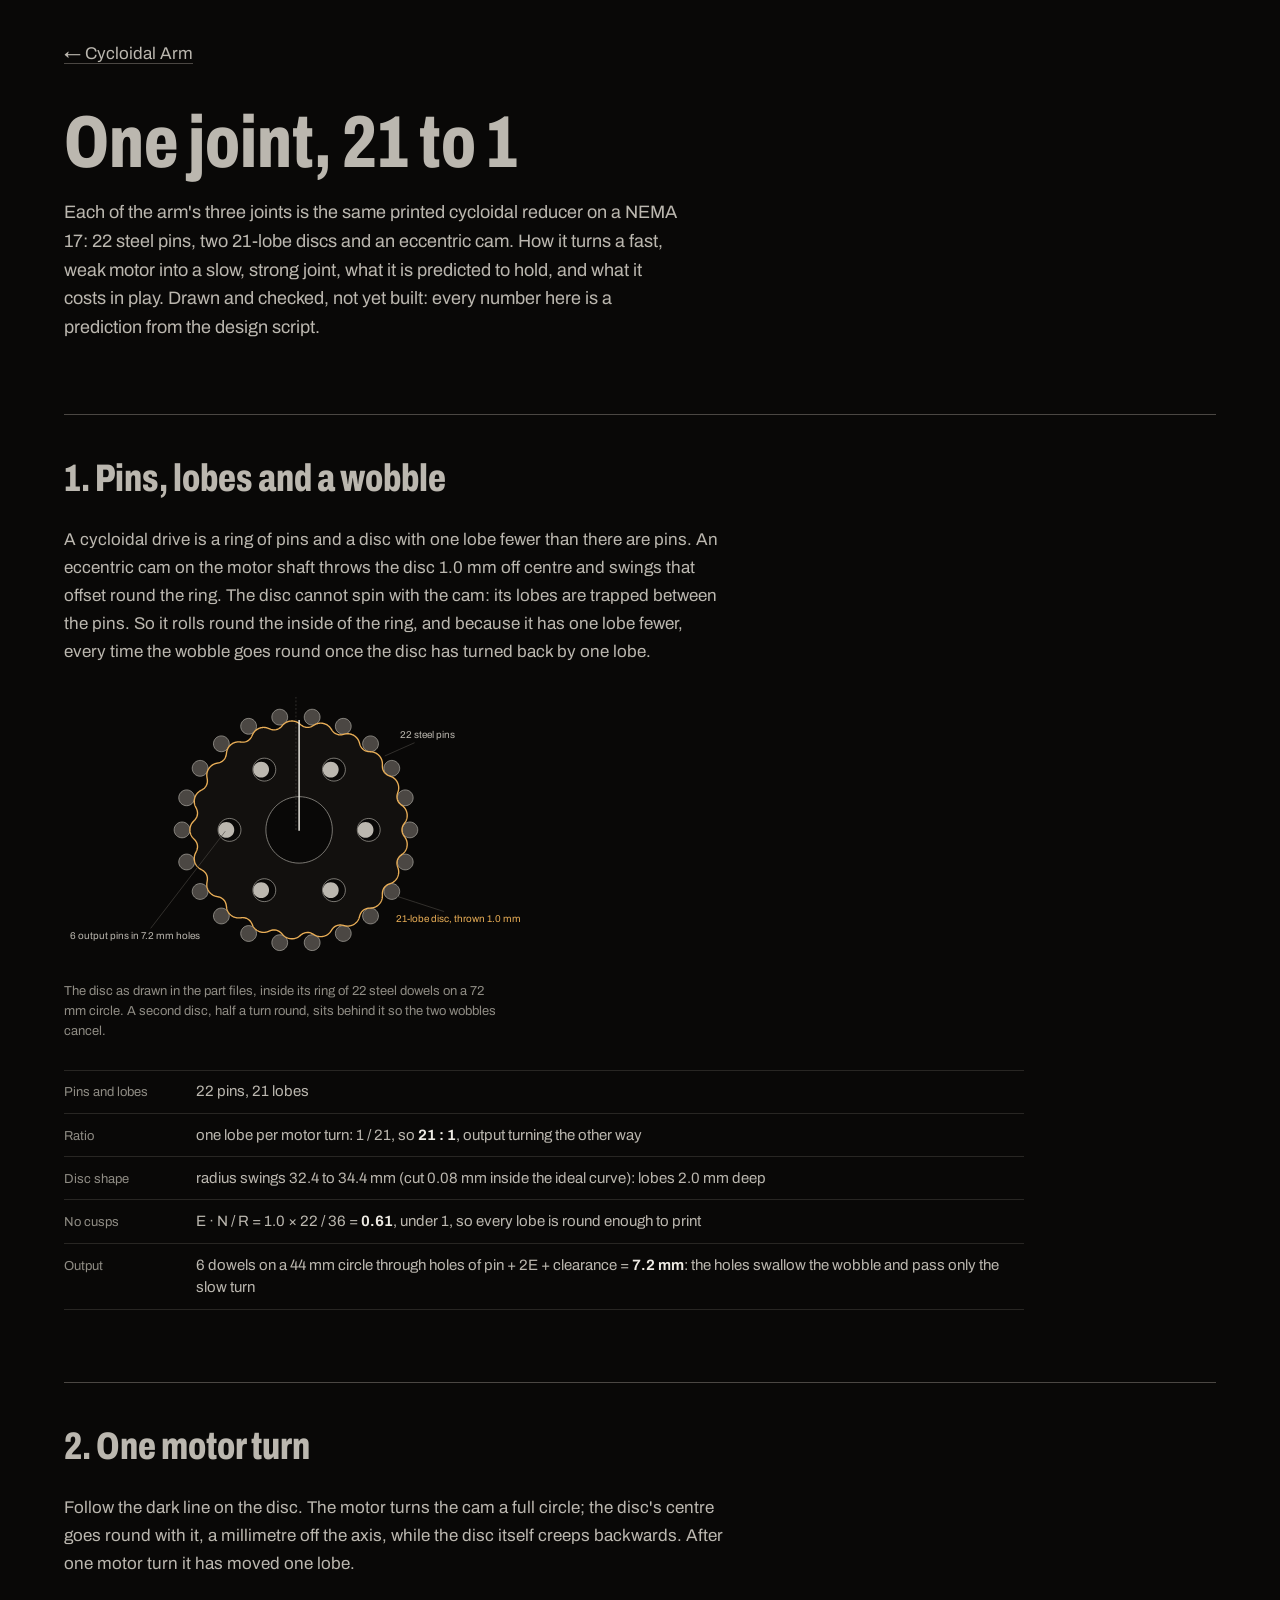
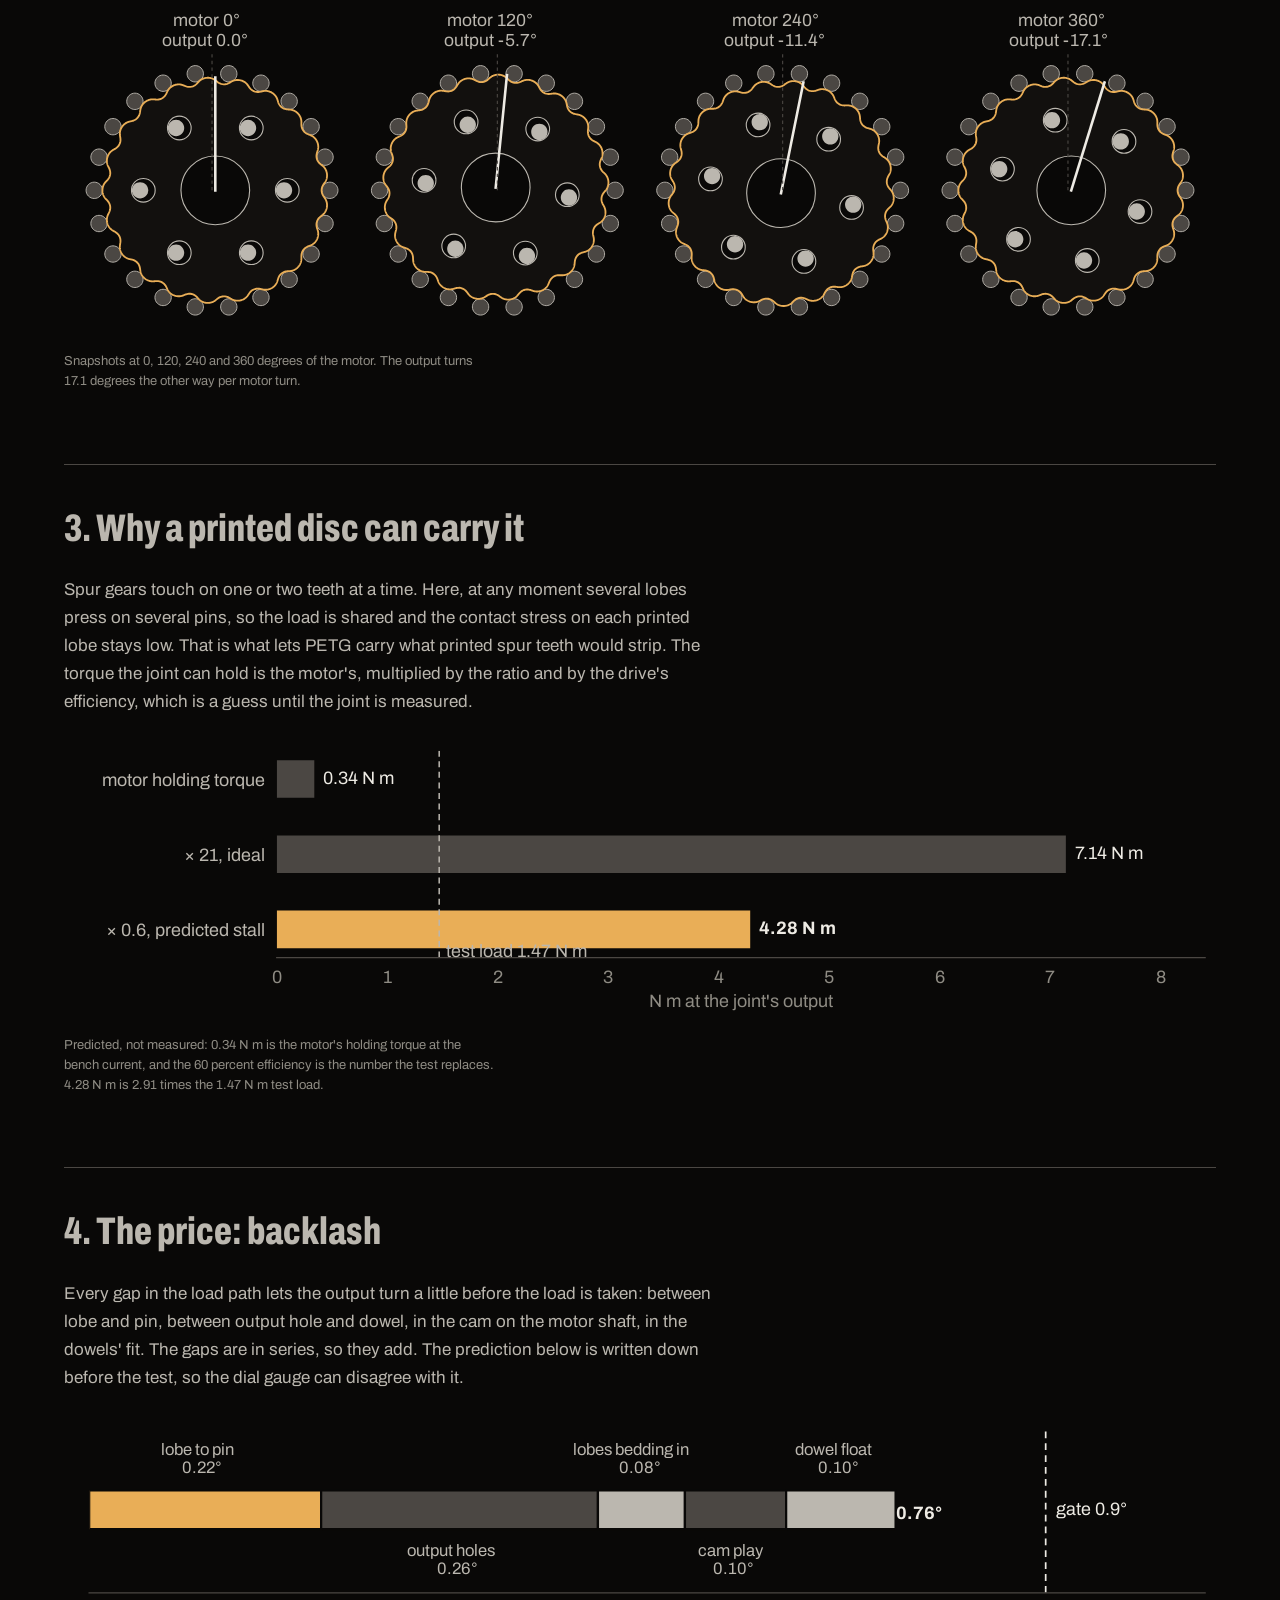
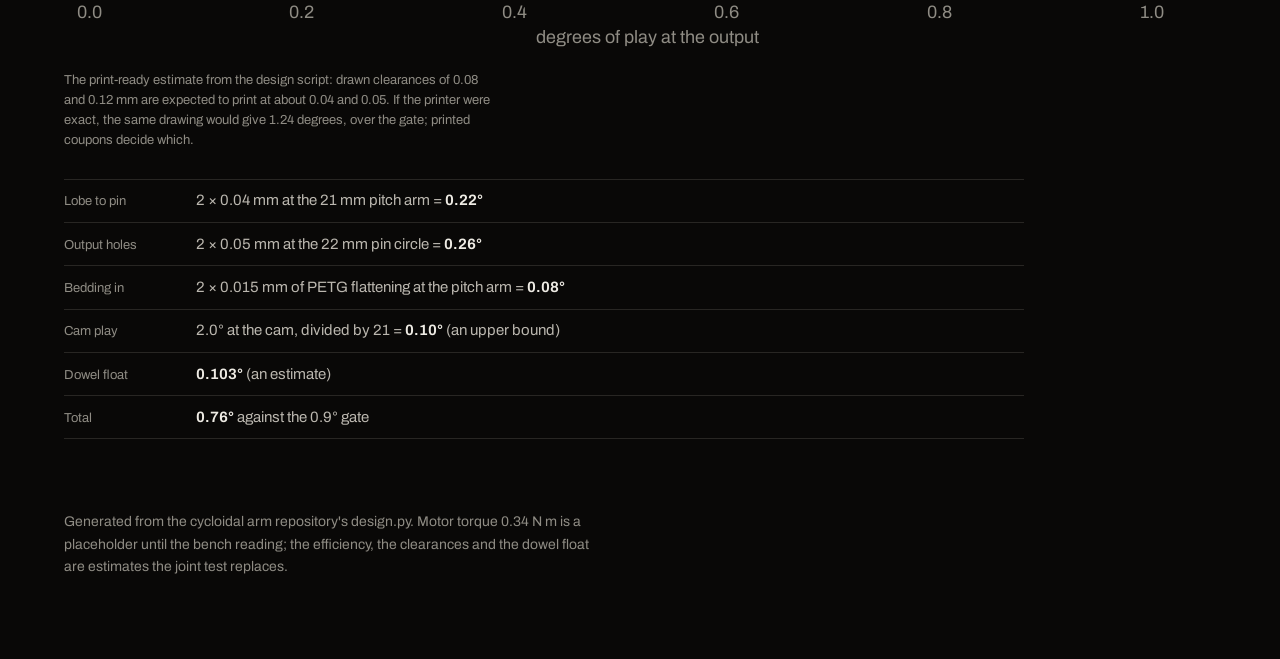
<file: cycloidal-arm/joint.html>
<!doctype html>
<!-- Generated by tools/make_cyclo_page.py. Edit that, not this file. -->
<html lang="en">
<head>
<meta charset="utf-8">
<meta name="viewport" content="width=device-width, initial-scale=1">
<title>Cycloidal Arm: the joint · Paing Hein Htet</title>
<meta name="description" content="How a printed cycloidal joint turns a NEMA 17 into 21 to 1: pins, lobes and an eccentric cam, the torque it is predicted to hold, and the backlash budget, with every number worked through.">
<meta name="author" content="Paing Hein Htet">
<meta name="color-scheme" content="dark">
<meta name="theme-color" content="#090807">
<link rel="canonical" href="https://paingheinhtet.com/cycloidal-arm/joint.html">
<link rel="preconnect" href="https://fonts.googleapis.com">
<link rel="preconnect" href="https://fonts.gstatic.com" crossorigin>
<link rel="stylesheet" href="https://fonts.googleapis.com/css2?family=Archivo:wdth,wght@62..125,100..900&amp;display=swap">
<link rel="stylesheet" href="../styles.css">
<style>
.cc-page { width: min(100% - 2 * var(--gutter, 1.25rem), 72rem); margin: 0 auto; padding: 2.5rem 0 5rem; }
.cc-back { display: inline-block; margin-bottom: 2.5rem; color: var(--ink-2); }
.cc-title { font-stretch: 72%; font-weight: 800; font-size: clamp(2.4rem, 6vw, 4.6rem); line-height: .95; margin: 0 0 1.25rem; }
.cc-lede { max-width: 62ch; font-size: 1.125rem; line-height: 1.6; color: var(--ink-2); }
.cc-sec { margin-top: 4.5rem; padding-top: 2rem; border-top: 1px solid var(--rule-2, #2a2826); }
.cc-h2 { font-stretch: 72%; font-weight: 800; font-size: clamp(1.6rem, 3.4vw, 2.4rem); margin: 0 0 1rem; }
.cc-sec > p { max-width: 66ch; line-height: 1.65; color: var(--ink-2); }
.cc-calc { margin: 1.75rem 0 2rem; max-width: 60rem; }
.cc-fig { margin-top: 1.5rem; }
.cc-fig svg { display: block; width: 100%; height: auto; }
.cc-fig svg text { font-family: var(--font); }
.cc-sec:first-of-type .cc-fig svg { max-width: 30rem; }
.cc-note { margin-top: 4.5rem; max-width: 66ch; font-size: .875rem; line-height: 1.6; color: var(--ink-3); }
</style>
</head>
<body>
<main class="cc-page">
  <a class="cc-back" href="../#cyclo">← Cycloidal Arm</a>
  <h1 class="cc-title">One joint, 21 to 1</h1>
  <p class="cc-lede">Each of the arm's three joints is the same printed cycloidal reducer on a NEMA 17: 22 steel pins, two 21-lobe discs and an eccentric cam. How it turns a fast, weak motor into a slow, strong joint, what it is predicted to hold, and what it costs in play. Drawn and checked, not yet built: every number here is a prediction from the design script.</p>
  <section class="cc-sec"><h2 class="cc-h2">1. Pins, lobes and a wobble</h2><p>A cycloidal drive is a ring of pins and a disc with one lobe fewer than there are pins. An eccentric cam on the motor shaft throws the disc 1.0 mm off centre and swings that offset round the ring. The disc cannot spin with the cam: its lobes are trapped between the pins. So it rolls round the inside of the ring, and because it has one lobe fewer, every time the wobble goes round once the disc has turned back by one lobe.</p><figure class="fig cc-fig "><div class="fig__in"><svg role="img" aria-label="The cycloid disc inside its ring of 22 pins: 21 lobes, thrown 1.0 mm off centre, with 6 output pins through oversized holes." xmlns:xlink="http://www.w3.org/1999/xlink"  viewBox="0 0 460.549436 266.544" xmlns="http://www.w3.org/2000/svg" version="1.1">
 <metadata>
  <rdf:RDF xmlns:dc="http://purl.org/dc/elements/1.1/" xmlns:cc="http://creativecommons.org/ns#" xmlns:rdf="http://www.w3.org/1999/02/22-rdf-syntax-ns#">
   <cc:Work>
    <dc:type rdf:resource="http://purl.org/dc/dcmitype/StillImage"/>
    <dc:date>2026-11-03T22:02:14.803851</dc:date>
    <dc:format>image/svg+xml</dc:format>
    <dc:creator>
     <cc:Agent>
      <dc:title>Matplotlib v3.10.8, https://matplotlib.org/</dc:title>
     </cc:Agent>
    </dc:creator>
   </cc:Work>
  </rdf:RDF>
 </metadata>
 <defs>
  <style type="text/css">*{stroke-linejoin: round; stroke-linecap: butt}</style>
 </defs>
 <g id="figure_1">
  <g id="patch_1">
   <path d="M 0 266.544 
L 460.549436 266.544 
L 460.549436 0 
L 0 0 
L 0 266.544 
z
" style="fill: none"/>
  </g>
  <g id="axes_1">
   <g id="patch_2">
    <path d="M 331.848 140.862 
C 333.860892 140.862 335.791611 140.06227 337.21494 138.63894 
C 338.63827 137.215611 339.438 135.284892 339.438 133.272 
C 339.438 131.259108 338.63827 129.328389 337.21494 127.90506 
C 335.791611 126.48173 333.860892 125.682 331.848 125.682 
C 329.835108 125.682 327.904389 126.48173 326.48106 127.90506 
C 325.05773 129.328389 324.258 131.259108 324.258 133.272 
C 324.258 135.284892 325.05773 137.215611 326.48106 138.63894 
C 327.904389 140.06227 329.835108 140.862 331.848 140.862 
z
" clip-path="url(#pcde028e6f5)" style="fill: var(--rule-2); stroke: var(--ink-2); stroke-width: 0.6; stroke-linejoin: miter"/>
   </g>
   <g id="patch_3">
    <path d="M 327.420744 110.069758 
C 329.433636 110.069758 331.364355 109.270028 332.787685 107.846699 
C 334.211014 106.42337 335.010744 104.49265 335.010744 102.479758 
C 335.010744 100.466867 334.211014 98.536147 332.787685 97.112818 
C 331.364355 95.689489 329.433636 94.889758 327.420744 94.889758 
C 325.407853 94.889758 323.477133 95.689489 322.053804 97.112818 
C 320.630474 98.536147 319.830744 100.466867 319.830744 102.479758 
C 319.830744 104.49265 320.630474 106.42337 322.053804 107.846699 
C 323.477133 109.270028 325.407853 110.069758 327.420744 110.069758 
z
" clip-path="url(#pcde028e6f5)" style="fill: var(--rule-2); stroke: var(--ink-2); stroke-width: 0.6; stroke-linejoin: miter"/>
   </g>
   <g id="patch_4">
    <path d="M 314.497646 81.772121 
C 316.510538 81.772121 318.441257 80.972391 319.864587 79.549062 
C 321.287916 78.125732 322.087646 76.195013 322.087646 74.182121 
C 322.087646 72.16923 321.287916 70.23851 319.864587 68.815181 
C 318.441257 67.391851 316.510538 66.592121 314.497646 66.592121 
C 312.484755 66.592121 310.554035 67.391851 309.130706 68.815181 
C 307.707376 70.23851 306.907646 72.16923 306.907646 74.182121 
C 306.907646 76.195013 307.707376 78.125732 309.130706 79.549062 
C 310.554035 80.972391 312.484755 81.772121 314.497646 81.772121 
z
" clip-path="url(#pcde028e6f5)" style="fill: var(--rule-2); stroke: var(--ink-2); stroke-width: 0.6; stroke-linejoin: miter"/>
   </g>
   <g id="patch_5">
    <path d="M 294.125659 58.261595 
C 296.13855 58.261595 298.06927 57.461864 299.492599 56.038535 
C 300.915928 54.615206 301.715659 52.684486 301.715659 50.671595 
C 301.715659 48.658703 300.915928 46.727983 299.492599 45.304654 
C 298.06927 43.881325 296.13855 43.081595 294.125659 43.081595 
C 292.112767 43.081595 290.182048 43.881325 288.758718 45.304654 
C 287.335389 46.727983 286.535659 48.658703 286.535659 50.671595 
C 286.535659 52.684486 287.335389 54.615206 288.758718 56.038535 
C 290.182048 57.461864 292.112767 58.261595 294.125659 58.261595 
z
" clip-path="url(#pcde028e6f5)" style="fill: var(--rule-2); stroke: var(--ink-2); stroke-width: 0.6; stroke-linejoin: miter"/>
   </g>
   <g id="patch_6">
    <path d="M 267.955199 41.442861 
C 269.968091 41.442861 271.89881 40.643131 273.32214 39.219802 
C 274.745469 37.796473 275.545199 35.865753 275.545199 33.852861 
C 275.545199 31.83997 274.745469 29.90925 273.32214 28.485921 
C 271.89881 27.062592 269.968091 26.262861 267.955199 26.262861 
C 265.942308 26.262861 264.011588 27.062592 262.588259 28.485921 
C 261.16493 29.90925 260.365199 31.83997 260.365199 33.852861 
C 260.365199 35.865753 261.16493 37.796473 262.588259 39.219802 
C 264.011588 40.643131 265.942308 41.442861 267.955199 41.442861 
z
" clip-path="url(#pcde028e6f5)" style="fill: var(--rule-2); stroke: var(--ink-2); stroke-width: 0.6; stroke-linejoin: miter"/>
   </g>
   <g id="patch_7">
    <path d="M 238.106443 32.678476 
C 240.119334 32.678476 242.050054 31.878745 243.473383 30.455416 
C 244.896712 29.032087 245.696443 27.101367 245.696443 25.088476 
C 245.696443 23.075584 244.896712 21.144864 243.473383 19.721535 
C 242.050054 18.298206 240.119334 17.498476 238.106443 17.498476 
C 236.093551 17.498476 234.162831 18.298206 232.739502 19.721535 
C 231.316173 21.144864 230.516443 23.075584 230.516443 25.088476 
C 230.516443 27.101367 231.316173 29.032087 232.739502 30.455416 
C 234.162831 31.878745 236.093551 32.678476 238.106443 32.678476 
z
" clip-path="url(#pcde028e6f5)" style="fill: var(--rule-2); stroke: var(--ink-2); stroke-width: 0.6; stroke-linejoin: miter"/>
   </g>
   <g id="patch_8">
    <path d="M 206.997557 32.678476 
C 209.010449 32.678476 210.941169 31.878745 212.364498 30.455416 
C 213.787827 29.032087 214.587557 27.101367 214.587557 25.088476 
C 214.587557 23.075584 213.787827 21.144864 212.364498 19.721535 
C 210.941169 18.298206 209.010449 17.498476 206.997557 17.498476 
C 204.984666 17.498476 203.053946 18.298206 201.630617 19.721535 
C 200.207288 21.144864 199.407557 23.075584 199.407557 25.088476 
C 199.407557 27.101367 200.207288 29.032087 201.630617 30.455416 
C 203.053946 31.878745 204.984666 32.678476 206.997557 32.678476 
z
" clip-path="url(#pcde028e6f5)" style="fill: var(--rule-2); stroke: var(--ink-2); stroke-width: 0.6; stroke-linejoin: miter"/>
   </g>
   <g id="patch_9">
    <path d="M 177.148801 41.442861 
C 179.161692 41.442861 181.092412 40.643131 182.515741 39.219802 
C 183.93907 37.796473 184.738801 35.865753 184.738801 33.852861 
C 184.738801 31.83997 183.93907 29.90925 182.515741 28.485921 
C 181.092412 27.062592 179.161692 26.262861 177.148801 26.262861 
C 175.135909 26.262861 173.20519 27.062592 171.78186 28.485921 
C 170.358531 29.90925 169.558801 31.83997 169.558801 33.852861 
C 169.558801 35.865753 170.358531 37.796473 171.78186 39.219802 
C 173.20519 40.643131 175.135909 41.442861 177.148801 41.442861 
z
" clip-path="url(#pcde028e6f5)" style="fill: var(--rule-2); stroke: var(--ink-2); stroke-width: 0.6; stroke-linejoin: miter"/>
   </g>
   <g id="patch_10">
    <path d="M 150.978341 58.261595 
C 152.991233 58.261595 154.921952 57.461864 156.345282 56.038535 
C 157.768611 54.615206 158.568341 52.684486 158.568341 50.671595 
C 158.568341 48.658703 157.768611 46.727983 156.345282 45.304654 
C 154.921952 43.881325 152.991233 43.081595 150.978341 43.081595 
C 148.96545 43.081595 147.03473 43.881325 145.611401 45.304654 
C 144.188072 46.727983 143.388341 48.658703 143.388341 50.671595 
C 143.388341 52.684486 144.188072 54.615206 145.611401 56.038535 
C 147.03473 57.461864 148.96545 58.261595 150.978341 58.261595 
z
" clip-path="url(#pcde028e6f5)" style="fill: var(--rule-2); stroke: var(--ink-2); stroke-width: 0.6; stroke-linejoin: miter"/>
   </g>
   <g id="patch_11">
    <path d="M 130.606354 81.772121 
C 132.619245 81.772121 134.549965 80.972391 135.973294 79.549062 
C 137.396624 78.125732 138.196354 76.195013 138.196354 74.182121 
C 138.196354 72.16923 137.396624 70.23851 135.973294 68.815181 
C 134.549965 67.391851 132.619245 66.592121 130.606354 66.592121 
C 128.593462 66.592121 126.662743 67.391851 125.239413 68.815181 
C 123.816084 70.23851 123.016354 72.16923 123.016354 74.182121 
C 123.016354 76.195013 123.816084 78.125732 125.239413 79.549062 
C 126.662743 80.972391 128.593462 81.772121 130.606354 81.772121 
z
" clip-path="url(#pcde028e6f5)" style="fill: var(--rule-2); stroke: var(--ink-2); stroke-width: 0.6; stroke-linejoin: miter"/>
   </g>
   <g id="patch_12">
    <path d="M 117.683256 110.069758 
C 119.696147 110.069758 121.626867 109.270028 123.050196 107.846699 
C 124.473526 106.42337 125.273256 104.49265 125.273256 102.479758 
C 125.273256 100.466867 124.473526 98.536147 123.050196 97.112818 
C 121.626867 95.689489 119.696147 94.889758 117.683256 94.889758 
C 115.670364 94.889758 113.739645 95.689489 112.316315 97.112818 
C 110.892986 98.536147 110.093256 100.466867 110.093256 102.479758 
C 110.093256 104.49265 110.892986 106.42337 112.316315 107.846699 
C 113.739645 109.270028 115.670364 110.069758 117.683256 110.069758 
z
" clip-path="url(#pcde028e6f5)" style="fill: var(--rule-2); stroke: var(--ink-2); stroke-width: 0.6; stroke-linejoin: miter"/>
   </g>
   <g id="patch_13">
    <path d="M 113.256 140.862 
C 115.268892 140.862 117.199611 140.06227 118.62294 138.63894 
C 120.04627 137.215611 120.846 135.284892 120.846 133.272 
C 120.846 131.259108 120.04627 129.328389 118.62294 127.90506 
C 117.199611 126.48173 115.268892 125.682 113.256 125.682 
C 111.243108 125.682 109.312389 126.48173 107.88906 127.90506 
C 106.46573 129.328389 105.666 131.259108 105.666 133.272 
C 105.666 135.284892 106.46573 137.215611 107.88906 138.63894 
C 109.312389 140.06227 111.243108 140.862 113.256 140.862 
z
" clip-path="url(#pcde028e6f5)" style="fill: var(--rule-2); stroke: var(--ink-2); stroke-width: 0.6; stroke-linejoin: miter"/>
   </g>
   <g id="patch_14">
    <path d="M 117.683256 171.654242 
C 119.696147 171.654242 121.626867 170.854511 123.050196 169.431182 
C 124.473526 168.007853 125.273256 166.077133 125.273256 164.064242 
C 125.273256 162.05135 124.473526 160.12063 123.050196 158.697301 
C 121.626867 157.273972 119.696147 156.474242 117.683256 156.474242 
C 115.670364 156.474242 113.739645 157.273972 112.316315 158.697301 
C 110.892986 160.12063 110.093256 162.05135 110.093256 164.064242 
C 110.093256 166.077133 110.892986 168.007853 112.316315 169.431182 
C 113.739645 170.854511 115.670364 171.654242 117.683256 171.654242 
z
" clip-path="url(#pcde028e6f5)" style="fill: var(--rule-2); stroke: var(--ink-2); stroke-width: 0.6; stroke-linejoin: miter"/>
   </g>
   <g id="patch_15">
    <path d="M 130.606354 199.951879 
C 132.619245 199.951879 134.549965 199.152149 135.973294 197.728819 
C 137.396624 196.30549 138.196354 194.37477 138.196354 192.361879 
C 138.196354 190.348987 137.396624 188.418268 135.973294 186.994938 
C 134.549965 185.571609 132.619245 184.771879 130.606354 184.771879 
C 128.593462 184.771879 126.662743 185.571609 125.239413 186.994938 
C 123.816084 188.418268 123.016354 190.348987 123.016354 192.361879 
C 123.016354 194.37477 123.816084 196.30549 125.239413 197.728819 
C 126.662743 199.152149 128.593462 199.951879 130.606354 199.951879 
z
" clip-path="url(#pcde028e6f5)" style="fill: var(--rule-2); stroke: var(--ink-2); stroke-width: 0.6; stroke-linejoin: miter"/>
   </g>
   <g id="patch_16">
    <path d="M 150.978341 223.462405 
C 152.991233 223.462405 154.921952 222.662675 156.345282 221.239346 
C 157.768611 219.816017 158.568341 217.885297 158.568341 215.872405 
C 158.568341 213.859514 157.768611 211.928794 156.345282 210.505465 
C 154.921952 209.082136 152.991233 208.282405 150.978341 208.282405 
C 148.96545 208.282405 147.03473 209.082136 145.611401 210.505465 
C 144.188072 211.928794 143.388341 213.859514 143.388341 215.872405 
C 143.388341 217.885297 144.188072 219.816017 145.611401 221.239346 
C 147.03473 222.662675 148.96545 223.462405 150.978341 223.462405 
z
" clip-path="url(#pcde028e6f5)" style="fill: var(--rule-2); stroke: var(--ink-2); stroke-width: 0.6; stroke-linejoin: miter"/>
   </g>
   <g id="patch_17">
    <path d="M 177.148801 240.281139 
C 179.161692 240.281139 181.092412 239.481408 182.515741 238.058079 
C 183.93907 236.63475 184.738801 234.70403 184.738801 232.691139 
C 184.738801 230.678247 183.93907 228.747527 182.515741 227.324198 
C 181.092412 225.900869 179.161692 225.101139 177.148801 225.101139 
C 175.135909 225.101139 173.20519 225.900869 171.78186 227.324198 
C 170.358531 228.747527 169.558801 230.678247 169.558801 232.691139 
C 169.558801 234.70403 170.358531 236.63475 171.78186 238.058079 
C 173.20519 239.481408 175.135909 240.281139 177.148801 240.281139 
z
" clip-path="url(#pcde028e6f5)" style="fill: var(--rule-2); stroke: var(--ink-2); stroke-width: 0.6; stroke-linejoin: miter"/>
   </g>
   <g id="patch_18">
    <path d="M 206.997557 249.045524 
C 209.010449 249.045524 210.941169 248.245794 212.364498 246.822465 
C 213.787827 245.399136 214.587557 243.468416 214.587557 241.455524 
C 214.587557 239.442633 213.787827 237.511913 212.364498 236.088584 
C 210.941169 234.665255 209.010449 233.865524 206.997557 233.865524 
C 204.984666 233.865524 203.053946 234.665255 201.630617 236.088584 
C 200.207288 237.511913 199.407557 239.442633 199.407557 241.455524 
C 199.407557 243.468416 200.207288 245.399136 201.630617 246.822465 
C 203.053946 248.245794 204.984666 249.045524 206.997557 249.045524 
z
" clip-path="url(#pcde028e6f5)" style="fill: var(--rule-2); stroke: var(--ink-2); stroke-width: 0.6; stroke-linejoin: miter"/>
   </g>
   <g id="patch_19">
    <path d="M 238.106443 249.045524 
C 240.119334 249.045524 242.050054 248.245794 243.473383 246.822465 
C 244.896712 245.399136 245.696443 243.468416 245.696443 241.455524 
C 245.696443 239.442633 244.896712 237.511913 243.473383 236.088584 
C 242.050054 234.665255 240.119334 233.865524 238.106443 233.865524 
C 236.093551 233.865524 234.162831 234.665255 232.739502 236.088584 
C 231.316173 237.511913 230.516443 239.442633 230.516443 241.455524 
C 230.516443 243.468416 231.316173 245.399136 232.739502 246.822465 
C 234.162831 248.245794 236.093551 249.045524 238.106443 249.045524 
z
" clip-path="url(#pcde028e6f5)" style="fill: var(--rule-2); stroke: var(--ink-2); stroke-width: 0.6; stroke-linejoin: miter"/>
   </g>
   <g id="patch_20">
    <path d="M 267.955199 240.281139 
C 269.968091 240.281139 271.89881 239.481408 273.32214 238.058079 
C 274.745469 236.63475 275.545199 234.70403 275.545199 232.691139 
C 275.545199 230.678247 274.745469 228.747527 273.32214 227.324198 
C 271.89881 225.900869 269.968091 225.101139 267.955199 225.101139 
C 265.942308 225.101139 264.011588 225.900869 262.588259 227.324198 
C 261.16493 228.747527 260.365199 230.678247 260.365199 232.691139 
C 260.365199 234.70403 261.16493 236.63475 262.588259 238.058079 
C 264.011588 239.481408 265.942308 240.281139 267.955199 240.281139 
z
" clip-path="url(#pcde028e6f5)" style="fill: var(--rule-2); stroke: var(--ink-2); stroke-width: 0.6; stroke-linejoin: miter"/>
   </g>
   <g id="patch_21">
    <path d="M 294.125659 223.462405 
C 296.13855 223.462405 298.06927 222.662675 299.492599 221.239346 
C 300.915928 219.816017 301.715659 217.885297 301.715659 215.872405 
C 301.715659 213.859514 300.915928 211.928794 299.492599 210.505465 
C 298.06927 209.082136 296.13855 208.282405 294.125659 208.282405 
C 292.112767 208.282405 290.182048 209.082136 288.758718 210.505465 
C 287.335389 211.928794 286.535659 213.859514 286.535659 215.872405 
C 286.535659 217.885297 287.335389 219.816017 288.758718 221.239346 
C 290.182048 222.662675 292.112767 223.462405 294.125659 223.462405 
z
" clip-path="url(#pcde028e6f5)" style="fill: var(--rule-2); stroke: var(--ink-2); stroke-width: 0.6; stroke-linejoin: miter"/>
   </g>
   <g id="patch_22">
    <path d="M 314.497646 199.951879 
C 316.510538 199.951879 318.441257 199.152149 319.864587 197.728819 
C 321.287916 196.30549 322.087646 194.37477 322.087646 192.361879 
C 322.087646 190.348987 321.287916 188.418268 319.864587 186.994938 
C 318.441257 185.571609 316.510538 184.771879 314.497646 184.771879 
C 312.484755 184.771879 310.554035 185.571609 309.130706 186.994938 
C 307.707376 188.418268 306.907646 190.348987 306.907646 192.361879 
C 306.907646 194.37477 307.707376 196.30549 309.130706 197.728819 
C 310.554035 199.152149 312.484755 199.951879 314.497646 199.951879 
z
" clip-path="url(#pcde028e6f5)" style="fill: var(--rule-2); stroke: var(--ink-2); stroke-width: 0.6; stroke-linejoin: miter"/>
   </g>
   <g id="patch_23">
    <path d="M 327.420744 171.654242 
C 329.433636 171.654242 331.364355 170.854511 332.787685 169.431182 
C 334.211014 168.007853 335.010744 166.077133 335.010744 164.064242 
C 335.010744 162.05135 334.211014 160.12063 332.787685 158.697301 
C 331.364355 157.273972 329.433636 156.474242 327.420744 156.474242 
C 325.407853 156.474242 323.477133 157.273972 322.053804 158.697301 
C 320.630474 160.12063 319.830744 162.05135 319.830744 164.064242 
C 319.830744 166.077133 320.630474 168.007853 322.053804 169.431182 
C 323.477133 170.854511 325.407853 171.654242 327.420744 171.654242 
z
" clip-path="url(#pcde028e6f5)" style="fill: var(--rule-2); stroke: var(--ink-2); stroke-width: 0.6; stroke-linejoin: miter"/>
   </g>
   <g id="patch_24">
    <path d="M 324.258 133.272 
L 324.347362 134.532369 
L 324.587646 135.682128 
L 324.915887 136.657894 
L 325.27099 137.451366 
L 325.613808 138.087551 
L 325.926965 138.601712 
L 326.206981 139.026827 
L 326.45711 139.389556 
L 326.68293 139.710202 
L 326.89015 140.003913 
L 327.083677 140.281981 
L 327.267337 140.552878 
L 327.443882 140.82303 
L 327.615107 141.09734 
L 327.782003 141.379563 
L 327.9449 141.672555 
L 328.103606 141.978451 
L 328.25752 142.298786 
L 328.40573 142.634587 
L 328.547101 142.986435 
L 328.680344 143.354523 
L 328.804081 143.738689 
L 328.916897 144.138459 
L 329.017386 144.553074 
L 329.104191 144.98152 
L 329.176042 145.422556 
L 329.231783 145.87474 
L 329.270396 146.33646 
L 329.291027 146.805957 
L 329.292999 147.281354 
L 329.275829 147.760687 
L 329.239232 148.241927 
L 329.183134 148.723014 
L 329.10767 149.201881 
L 329.013182 149.676484 
L 328.90022 150.144827 
L 328.769526 150.604992 
L 328.622028 151.055161 
L 328.458822 151.493644 
L 328.281157 151.918899 
L 328.090408 152.329559 
L 327.888052 152.724447 
L 327.67564 153.102601 
L 327.454761 153.463287 
L 327.227006 153.806022 
L 326.993922 154.130583 
L 326.756965 154.437029 
L 326.517445 154.725714 
L 326.276457 154.997308 
L 326.03481 155.252817 
L 325.792935 155.493618 
L 325.55078 155.721498 
L 325.307679 155.938722 
L 325.062199 156.148124 
L 324.811942 156.353262 
L 324.553323 156.558643 
L 324.281306 156.770078 
L 323.989135 156.995231 
L 323.668147 157.244455 
L 323.307859 157.532008 
L 322.896784 157.877699 
L 322.424847 158.308654 
L 321.888749 158.859967 
L 321.301358 159.570965 
L 320.702823 160.471666 
L 320.162798 161.557326 
L 319.75849 162.765721 
L 319.533535 163.987834 
L 319.475413 165.116682 
L 319.53392 166.090929 
L 319.654991 166.899933 
L 319.799791 167.56365 
L 319.946609 168.112404 
L 320.085747 168.575688 
L 320.214194 168.978157 
L 320.332045 169.339132 
L 320.440513 169.673352 
L 320.540931 169.991956 
L 320.634332 170.303339 
L 320.721294 170.613821 
L 320.801939 170.928135 
L 320.875976 171.249781 
L 320.942775 171.581287 
L 321.001443 171.924388 
L 321.050898 172.28017 
L 321.089931 172.649175 
L 321.117271 173.031477 
L 321.13163 173.426751 
L 321.131754 173.83433 
L 321.116458 174.253249 
L 321.084659 174.682287 
L 321.035407 175.120007 
L 320.967908 175.564793 
L 320.881542 176.014882 
L 320.775876 176.468399 
L 320.650681 176.923388 
L 320.505933 177.377845 
L 320.341817 177.829743 
L 320.158732 178.277071 
L 319.957281 178.717851 
L 319.738268 179.150173 
L 319.502685 179.572219 
L 319.251701 179.982284 
L 318.986642 180.378801 
L 318.708975 180.760364 
L 318.420282 181.12574 
L 318.122237 181.47389 
L 317.816574 181.803982 
L 317.505059 182.115403 
L 317.18945 182.407765 
L 316.871463 182.680916 
L 316.552728 182.93494 
L 316.234737 183.170163 
L 315.918795 183.387149 
L 315.605959 183.586702 
L 315.296962 183.769864 
L 314.992136 183.937916 
L 314.691306 184.09238 
L 314.393672 184.235039 
L 314.09765 184.36796 
L 313.800685 184.493552 
L 313.499002 184.614673 
L 313.187297 184.734809 
L 312.858365 184.858389 
L 312.502665 184.991313 
L 312.107917 185.141824 
L 311.658955 185.321895 
L 311.138383 185.54925 
L 310.529187 185.849862 
L 309.821195 186.25961 
L 309.02302 186.821301 
L 308.176689 187.570568 
L 307.361459 188.508419 
L 306.668781 189.577942 
L 306.156677 190.677049 
L 305.825662 191.706581 
L 305.636013 192.609121 
L 305.539231 193.371997 
L 305.496545 194.009669 
L 305.482574 194.546595 
L 305.482391 195.007566 
L 305.487673 195.413913 
L 305.493807 195.782722 
L 305.4981 196.127221 
L 305.498773 196.45747 
L 305.494422 196.78103 
L 305.48376 197.103515 
L 305.465498 197.429015 
L 305.438316 197.760421 
L 305.400857 198.099663 
L 305.351756 198.447898 
L 305.289669 198.805646 
L 305.213304 199.172902 
L 305.121455 199.549228 
L 305.013028 199.933821 
L 304.887071 200.325579 
L 304.74279 200.723154 
L 304.579575 201.124999 
L 304.397006 201.529416 
L 304.194869 201.934592 
L 303.973164 202.338638 
L 303.732101 202.739627 
L 303.472108 203.135621 
L 303.193823 203.52471 
L 302.898089 203.905035 
L 302.585941 204.274818 
L 302.258599 204.632387 
L 301.917447 204.976199 
L 301.564016 205.30486 
L 301.199964 205.617144 
L 300.827053 205.912007 
L 300.447123 206.188604 
L 300.062061 206.446292 
L 299.673775 206.684645 
L 299.284161 206.903451 
L 298.895066 207.102715 
L 298.508254 207.282658 
L 298.125361 207.443708 
L 297.747859 207.58649 
L 297.377 207.711815 
L 297.013771 207.820661 
L 296.658824 207.914154 
L 296.312412 207.993545 
L 295.974302 208.060187 
L 295.643666 208.115506 
L 295.318958 208.160985 
L 294.997736 208.198145 
L 294.676449 208.228553 
L 294.350143 208.253864 
L 294.012079 208.275931 
L 293.653247 208.297046 
L 293.261759 208.320412 
L 292.822213 208.351012 
L 292.315257 208.397141 
L 291.71802 208.472879 
L 291.006887 208.601508 
L 290.165123 208.818598 
L 289.197584 209.17035 
L 288.148851 209.699351 
L 287.107739 210.415312 
L 286.178058 211.271006 
L 285.428956 212.175731 
L 284.870726 213.040739 
L 284.471768 213.813092 
L 284.188122 214.477772 
L 283.981385 215.043182 
L 283.823604 215.527163 
L 283.695964 215.948879 
L 283.586069 216.325352 
L 283.485636 216.67049 
L 283.388896 216.995167 
L 283.291609 217.30766 
L 283.190471 217.614125 
L 283.082764 217.919024 
L 282.966171 218.225471 
L 282.838665 218.535507 
L 282.698458 218.850312 
L 282.543973 219.170372 
L 282.373841 219.495615 
L 282.186898 219.825518 
L 281.982192 220.15919 
L 281.758987 220.495456 
L 281.516774 220.832911 
L 281.255268 221.169985 
L 280.974418 221.504984 
L 280.674401 221.83614 
L 280.355623 222.161652 
L 280.01871 222.479719 
L 279.664506 222.788575 
L 279.294055 223.086523 
L 278.908592 223.371958 
L 278.509526 223.643393 
L 278.09842 223.899487 
L 277.676976 224.139055 
L 277.247004 224.361092 
L 276.810408 224.564782 
L 276.36915 224.749509 
L 275.92523 224.914866 
L 275.480654 225.060657 
L 275.037403 225.186895 
L 274.597407 225.293803 
L 274.162504 225.381804 
L 273.734415 225.451508 
L 273.314703 225.503702 
L 272.904739 225.539328 
L 272.505661 225.559456 
L 272.118332 225.565262 
L 271.743291 225.55799 
L 271.380696 225.538914 
L 271.030267 225.509294 
L 270.691194 225.470325 
L 270.362049 225.423082 
L 270.040647 225.368454 
L 269.723875 225.30709 
L 269.407458 225.239333 
L 269.085639 225.16519 
L 268.750733 225.084346 
L 268.392535 224.996298 
L 267.997552 224.900728 
L 267.548098 224.79833 
L 267.021525 224.692473 
L 266.390342 224.592194 
L 265.625057 224.516794 
L 264.702944 224.500853 
L 263.625567 224.594478 
L 262.440064 224.849167 
L 261.243221 225.286488 
L 260.147477 225.872586 
L 259.22867 226.53097 
L 258.503451 227.184145 
L 257.946433 227.783209 
L 257.517799 228.310238 
L 257.180306 228.767167 
L 256.904847 229.164803 
L 256.670269 229.516162 
L 256.461527 229.833366 
L 256.267852 230.126552 
L 256.081367 230.403709 
L 255.896152 230.670877 
L 255.707627 230.932449 
L 255.512168 231.191471 
L 255.306856 231.449899 
L 255.089323 231.708815 
L 254.857655 231.968603 
L 254.610327 232.229095 
L 254.346165 232.489683 
L 254.064316 232.74942 
L 253.764231 233.007096 
L 253.44565 233.261314 
L 253.108588 233.510547 
L 252.753327 233.753186 
L 252.380395 233.987593 
L 251.990563 234.21214 
L 251.58482 234.425242 
L 251.164365 234.625393 
L 250.730583 234.811193 
L 250.285025 234.981372 
L 249.829392 235.134816 
L 249.365506 235.270578 
L 248.895288 235.387899 
L 248.420732 235.486217 
L 247.94388 235.565172 
L 247.466792 235.624616 
L 246.99152 235.664609 
L 246.52008 235.685421 
L 246.054421 235.68752 
L 245.596398 235.671566 
L 245.147744 235.638399 
L 244.710039 235.589014 
L 244.284682 235.524546 
L 243.872863 235.446241 
L 243.47553 235.355425 
L 243.093361 235.253468 
L 242.726728 235.141744 
L 242.375661 235.021578 
L 242.039803 234.894194 
L 241.718359 234.76065 
L 241.41003 234.621759 
L 241.112922 234.478005 
L 240.824434 234.329441 
L 240.541088 234.17557 
L 240.258295 234.015222 
L 239.970024 233.846425 
L 239.66832 233.666306 
L 239.34262 233.471085 
L 238.978824 233.256301 
L 238.558116 233.017561 
L 238.055791 232.752314 
L 237.440936 232.463455 
L 236.679156 232.165398 
L 235.742354 231.891568 
L 234.628876 231.69704 
L 233.387346 231.644409 
L 232.119282 231.769688 
L 230.940674 232.054591 
L 229.929369 232.437695 
L 229.105491 232.852147 
L 228.448707 233.252125 
L 227.923541 233.616333 
L 227.495044 233.940178 
L 227.134529 234.227446 
L 226.820128 234.484929 
L 226.535605 234.719673 
L 226.268942 234.937822 
L 226.011163 235.144255 
L 225.75548 235.342589 
L 225.496703 235.535319 
L 225.230831 235.723988 
L 224.95478 235.909363 
L 224.666194 236.091591 
L 224.36332 236.270323 
L 224.044911 236.444834 
L 223.710165 236.61411 
L 223.358674 236.776935 
L 222.990384 236.931953 
L 222.605563 237.077733 
L 222.204769 237.212813 
L 221.78883 237.335753 
L 221.358815 237.445164 
L 220.916005 237.539751 
L 220.461878 237.618333 
L 219.998072 237.679875 
L 219.526368 237.723503 
L 219.048659 237.748524 
L 218.566921 237.754438 
L 218.083192 237.740948 
L 217.599539 237.707962 
L 217.118031 237.655601 
L 216.640713 237.584195 
L 216.169577 237.494273 
L 215.706538 237.386564 
L 215.253403 237.261978 
L 214.811852 237.12159 
L 214.383408 236.966627 
L 213.969418 236.798438 
L 213.571031 236.61847 
L 213.189172 236.428241 
L 212.824528 236.229296 
L 212.477528 236.023176 
L 212.148319 235.811366 
L 211.83675 235.595246 
L 211.542348 235.376029 
L 211.264293 235.154694 
L 211.001382 234.931898 
L 210.751984 234.707888 
L 210.513975 234.482377 
L 210.284644 234.254404 
L 210.060551 234.022171 
L 209.837313 233.782836 
L 209.609281 233.532285 
L 209.369044 233.264904 
L 209.106687 232.973395 
L 208.808711 232.648823 
L 208.456564 232.28123 
L 208.024979 231.861513 
L 207.481028 231.385726 
L 206.786469 230.862962 
L 205.908207 230.325822 
L 204.840744 229.835717 
L 203.631859 229.468137 
L 202.383205 229.2748 
L 201.208805 229.253215 
L 200.184463 229.356097 
L 199.331868 229.525733 
L 198.635349 229.718391 
L 198.064395 229.909285 
L 197.587629 230.087684 
L 197.178336 230.250826 
L 196.815479 230.399635 
L 196.483021 230.536302 
L 196.168861 230.663101 
L 195.863887 230.781875 
L 195.561224 230.89388 
L 195.255691 230.999773 
L 194.943406 231.099684 
L 194.621512 231.1933 
L 194.28797 231.279958 
L 193.941417 231.358732 
L 193.581056 231.428503 
L 193.206571 231.488036 
L 192.818063 231.536031 
L 192.415994 231.571181 
L 192.001143 231.592211 
L 191.574562 231.59792 
L 191.137542 231.587211 
L 190.691576 231.559121 
L 190.238325 231.512843 
L 189.77959 231.447746 
L 189.317273 231.363387 
L 188.853356 231.259524 
L 188.389862 231.136122 
L 187.928831 230.993357 
L 187.472289 230.831614 
L 187.02222 230.651483 
L 186.580543 230.453756 
L 186.149078 230.23941 
L 185.729533 230.009596 
L 185.323472 229.765624 
L 184.932299 229.508939 
L 184.55724 229.2411 
L 184.199322 228.963753 
L 183.859363 228.678599 
L 183.537957 228.387366 
L 183.235464 228.091765 
L 182.952003 227.793454 
L 182.687445 227.493992 
L 182.44141 227.194786 
L 182.213261 226.897033 
L 182.002101 226.601652 
L 181.80677 226.309207 
L 181.625828 226.019813 
L 181.457546 225.733021 
L 181.299864 225.447679 
L 181.150337 225.161756 
L 181.006029 224.872126 
L 180.863346 224.57429 
L 180.717741 224.262045 
L 180.563247 223.927098 
L 180.391699 223.5587 
L 180.191527 223.143459 
L 179.945976 222.665767 
L 179.630841 222.109765 
L 179.212644 221.46443 
L 178.650179 220.733555 
L 177.905247 219.949601 
L 176.966973 219.181533 
L 175.878843 218.518469 
L 174.737428 218.027208 
L 173.649816 217.719352 
L 172.686976 217.559601 
L 171.871315 217.497617 
L 171.192017 217.491094 
L 170.624352 217.512122 
L 170.141722 217.544682 
L 169.720762 217.58035 
L 169.342613 217.614923 
L 168.992637 217.646299 
L 168.659675 217.673304 
L 168.335315 217.695074 
L 168.013267 217.710767 
L 167.688888 217.719449 
L 167.358831 217.720056 
L 167.020774 217.711413 
L 166.67322 217.692263 
L 166.315353 217.661309 
L 165.946914 217.617253 
L 165.568114 217.558837 
L 165.179554 217.484879 
L 164.782166 217.394305 
L 164.377155 217.286174 
L 163.96595 217.159702 
L 163.550164 217.014284 
L 163.131549 216.849503 
L 162.711963 216.665147 
L 162.293329 216.461214 
L 161.877606 216.237914 
L 161.466754 215.995668 
L 161.062704 215.73511 
L 160.667333 215.457076 
L 160.282431 215.162593 
L 159.909683 214.85287 
L 159.550641 214.52928 
L 159.206707 214.19334 
L 158.879111 213.846694 
L 158.568902 213.491083 
L 158.276927 213.128324 
L 158.003827 212.760281 
L 157.750028 212.388829 
L 157.515734 212.015826 
L 157.300931 211.643074 
L 157.105387 211.272278 
L 156.928657 210.905008 
L 156.770091 210.542648 
L 156.628849 210.186344 
L 156.503912 209.836946 
L 156.394101 209.494939 
L 156.298093 209.160361 
L 156.214442 208.832702 
L 156.141589 208.510785 
L 156.077873 208.192608 
L 156.02151 207.875141 
L 155.970557 207.55407 
L 155.922794 207.223447 
L 155.875507 206.875263 
L 155.825066 206.498903 
L 155.766168 206.08056 
L 155.690516 205.602785 
L 155.584699 205.044673 
L 155.427182 204.383859 
L 155.185251 203.60244 
L 154.815253 202.699289 
L 154.273099 201.70745 
L 153.540166 200.703968 
L 152.651594 199.790666 
L 151.693998 199.046827 
L 150.763937 198.495019 
L 149.926226 198.109291 
L 149.204013 197.845179 
L 148.591827 197.661668 
L 148.071472 197.52857 
L 147.622099 197.425816 
L 147.224765 197.340545 
L 146.863838 197.264457 
L 146.52702 197.191985 
L 146.204902 197.119154 
L 145.890422 197.042913 
L 145.578395 196.960758 
L 145.26512 196.870524 
L 144.948072 196.770278 
L 144.62567 196.65827 
L 144.297093 196.532911 
L 143.96213 196.392774 
L 143.621074 196.236601 
L 143.274621 196.063314 
L 142.923798 195.872026 
L 142.569891 195.662052 
L 142.21439 195.432921 
L 141.858938 195.184378 
L 141.505286 194.916395 
L 141.155249 194.629167 
L 140.810667 194.323111 
L 140.473373 193.998864 
L 140.145161 193.657272 
L 139.827752 193.299384 
L 139.522769 192.926434 
L 139.231717 192.539829 
L 138.955953 192.141127 
L 138.696675 191.732023 
L 138.4549 191.314319 
L 138.231455 190.889905 
L 138.026965 190.460731 
L 137.841846 190.028777 
L 137.676302 189.596029 
L 137.530327 189.16444 
L 137.403705 188.735905 
L 137.296018 188.312225 
L 137.20666 187.89507 
L 137.13485 187.48594 
L 137.07965 187.086131 
L 137.039991 186.696683 
L 137.014701 186.31834 
L 137.002535 185.951488 
L 137.002218 185.596096 
L 137.012484 185.251633 
L 137.032124 184.916978 
L 137.06004 184.59029 
L 137.095291 184.268854 
L 137.137138 183.948856 
L 137.185072 183.625098 
L 137.238784 183.2906 
L 137.298046 182.936065 
L 137.36238 182.549194 
L 137.430356 182.11386 
L 137.498192 181.609349 
L 137.557251 181.010233 
L 137.590088 180.288307 
L 137.565751 179.41934 
L 137.438116 178.397787 
L 137.155743 177.257635 
L 136.689402 176.083309 
L 136.062036 174.986528 
L 135.346685 174.054886 
L 134.627582 173.31817 
L 133.963371 172.75735 
L 133.378472 172.33291 
L 132.873241 172.005541 
L 132.436504 171.74402 
L 132.053765 171.525739 
L 131.711184 171.334827 
L 131.397049 171.160111 
L 131.102038 170.993549 
L 130.819028 170.829166 
L 130.542752 170.662368 
L 130.269465 170.489515 
L 129.996645 170.307655 
L 129.722755 170.114356 
L 129.447043 169.907613 
L 129.169383 169.685782 
L 128.890152 169.447542 
L 128.61012 169.191876 
L 128.330365 168.918053 
L 128.052198 168.625618 
L 127.7771 168.314387 
L 127.506669 167.984432 
L 127.242564 167.636079 
L 126.98647 167.269895 
L 126.740054 166.886675 
L 126.504932 166.487434 
L 126.282637 166.073383 
L 126.074593 165.645921 
L 125.882089 165.206607 
L 125.706259 164.757146 
L 125.548065 164.299361 
L 125.408284 163.835174 
L 125.287492 163.366576 
L 125.186061 162.8956 
L 125.104154 162.4243 
L 125.041724 161.954715 
L 124.998517 161.488843 
L 124.974076 161.028615 
L 124.967757 160.575861 
L 124.978738 160.13228 
L 125.00604 159.699413 
L 125.048549 159.27861 
L 125.105042 158.870998 
L 125.174221 158.477447 
L 125.25475 158.098537 
L 125.345294 157.734516 
L 125.444577 157.385258 
L 125.551432 157.050205 
L 125.664874 156.728306 
L 125.784175 156.417926 
L 125.908951 156.116737 
L 126.039266 155.821562 
L 126.175733 155.528156 
L 126.319629 155.230904 
L 126.47297 154.922384 
L 126.638516 154.59276 
L 126.819582 154.228946 
L 127.019426 153.813546 
L 127.239802 153.32373 
L 127.478019 152.730687 
L 127.72182 152.001367 
L 127.942551 151.105921 
L 128.091013 150.034723 
L 128.106508 148.822269 
L 127.946475 147.55812 
L 127.618897 146.35943 
L 127.181474 145.317155 
L 126.706051 144.464773 
L 126.245956 143.788417 
L 125.82752 143.253255 
L 125.457146 142.822547 
L 125.130775 142.465512 
L 124.840424 142.158631 
L 124.577623 141.884538 
L 124.334884 141.630478 
L 124.106173 141.386996 
L 123.886918 141.146974 
L 123.673854 140.904971 
L 123.46482 140.656775 
L 123.258558 140.399105 
L 123.05454 140.129412 
L 122.852816 139.845744 
L 122.65389 139.546652 
L 122.458617 139.231126 
L 122.268111 138.898547 
L 122.08367 138.548647 
L 121.906716 138.181485 
L 121.738736 137.797415 
L 121.581234 137.397068 
L 121.435688 136.981326 
L 121.303517 136.551301 
L 121.186044 136.108312 
L 121.084472 135.653861 
L 120.999856 135.18961 
L 120.933089 134.717355 
L 120.88488 134.239001 
L 120.855746 133.756535 
L 120.846 133.272 
L 120.855746 132.787465 
L 120.88488 132.304999 
L 120.933089 131.826645 
L 120.999856 131.35439 
L 121.084472 130.890139 
L 121.186044 130.435688 
L 121.303517 129.992699 
L 121.435688 129.562674 
L 121.581234 129.146932 
L 121.738736 128.746585 
L 121.906716 128.362515 
L 122.08367 127.995353 
L 122.268111 127.645453 
L 122.458617 127.312874 
L 122.65389 126.997348 
L 122.852816 126.698256 
L 123.05454 126.414588 
L 123.258558 126.144895 
L 123.46482 125.887225 
L 123.673854 125.639029 
L 123.886918 125.397026 
L 124.106173 125.157004 
L 124.334884 124.913522 
L 124.577623 124.659462 
L 124.840424 124.385369 
L 125.130775 124.078488 
L 125.457146 123.721453 
L 125.82752 123.290745 
L 126.245956 122.755583 
L 126.706051 122.079227 
L 127.181474 121.226845 
L 127.618897 120.18457 
L 127.946475 118.98588 
L 128.106508 117.721731 
L 128.091013 116.509277 
L 127.942551 115.438079 
L 127.72182 114.542633 
L 127.478019 113.813313 
L 127.239802 113.22027 
L 127.019426 112.730454 
L 126.819582 112.315054 
L 126.638516 111.95124 
L 126.47297 111.621616 
L 126.319629 111.313096 
L 126.175733 111.015844 
L 126.039266 110.722438 
L 125.908951 110.427263 
L 125.784175 110.126074 
L 125.664874 109.815694 
L 125.551432 109.493795 
L 125.444577 109.158742 
L 125.345294 108.809484 
L 125.25475 108.445463 
L 125.174221 108.066553 
L 125.105042 107.673002 
L 125.048549 107.26539 
L 125.00604 106.844587 
L 124.978738 106.41172 
L 124.967757 105.968139 
L 124.974076 105.515385 
L 124.998517 105.055157 
L 125.041724 104.589285 
L 125.104154 104.1197 
L 125.186061 103.6484 
L 125.287492 103.177424 
L 125.408284 102.708826 
L 125.548065 102.244639 
L 125.706259 101.786854 
L 125.882089 101.337393 
L 126.074593 100.898079 
L 126.282637 100.470617 
L 126.504932 100.056566 
L 126.740054 99.657325 
L 126.98647 99.274105 
L 127.242564 98.907921 
L 127.506669 98.559568 
L 127.7771 98.229613 
L 128.052198 97.918382 
L 128.330365 97.625947 
L 128.61012 97.352124 
L 128.890152 97.096458 
L 129.169383 96.858218 
L 129.447043 96.636387 
L 129.722755 96.429644 
L 129.996645 96.236345 
L 130.269465 96.054485 
L 130.542752 95.881632 
L 130.819028 95.714834 
L 131.102038 95.550451 
L 131.397049 95.383889 
L 131.711184 95.209173 
L 132.053765 95.018261 
L 132.436504 94.79998 
L 132.873241 94.538459 
L 133.378472 94.21109 
L 133.963371 93.78665 
L 134.627582 93.22583 
L 135.346685 92.489114 
L 136.062036 91.557472 
L 136.689402 90.460691 
L 137.155743 89.286365 
L 137.438116 88.146213 
L 137.565751 87.12466 
L 137.590088 86.255693 
L 137.557251 85.533767 
L 137.498192 84.934651 
L 137.430356 84.43014 
L 137.36238 83.994806 
L 137.298046 83.607935 
L 137.238784 83.2534 
L 137.185072 82.918902 
L 137.137138 82.595144 
L 137.095291 82.275146 
L 137.06004 81.95371 
L 137.032124 81.627022 
L 137.012484 81.292367 
L 137.002218 80.947904 
L 137.002535 80.592512 
L 137.014701 80.22566 
L 137.039991 79.847317 
L 137.07965 79.457869 
L 137.13485 79.05806 
L 137.20666 78.64893 
L 137.296018 78.231775 
L 137.403705 77.808095 
L 137.530327 77.37956 
L 137.676302 76.947971 
L 137.841846 76.515223 
L 138.026965 76.083269 
L 138.231455 75.654095 
L 138.4549 75.229681 
L 138.696675 74.811977 
L 138.955953 74.402873 
L 139.231717 74.004171 
L 139.522769 73.617566 
L 139.827752 73.244616 
L 140.145161 72.886728 
L 140.473373 72.545136 
L 140.810667 72.220889 
L 141.155249 71.914833 
L 141.505286 71.627605 
L 141.858938 71.359622 
L 142.21439 71.111079 
L 142.569891 70.881948 
L 142.923798 70.671974 
L 143.274621 70.480686 
L 143.621074 70.307399 
L 143.96213 70.151226 
L 144.297093 70.011089 
L 144.62567 69.88573 
L 144.948072 69.773722 
L 145.26512 69.673476 
L 145.578395 69.583242 
L 145.890422 69.501087 
L 146.204902 69.424846 
L 146.52702 69.352015 
L 146.863838 69.279543 
L 147.224765 69.203455 
L 147.622099 69.118184 
L 148.071472 69.01543 
L 148.591827 68.882332 
L 149.204013 68.698821 
L 149.926226 68.434709 
L 150.763937 68.048981 
L 151.693998 67.497173 
L 152.651594 66.753334 
L 153.540166 65.840032 
L 154.273099 64.83655 
L 154.815253 63.844711 
L 155.185251 62.94156 
L 155.427182 62.160141 
L 155.584699 61.499327 
L 155.690516 60.941215 
L 155.766168 60.46344 
L 155.825066 60.045097 
L 155.875507 59.668737 
L 155.922794 59.320553 
L 155.970557 58.98993 
L 156.02151 58.668859 
L 156.077873 58.351392 
L 156.141589 58.033215 
L 156.214442 57.711298 
L 156.298093 57.383639 
L 156.394101 57.049061 
L 156.503912 56.707054 
L 156.628849 56.357656 
L 156.770091 56.001352 
L 156.928657 55.638992 
L 157.105387 55.271722 
L 157.300931 54.900926 
L 157.515734 54.528174 
L 157.750028 54.155171 
L 158.003827 53.783719 
L 158.276927 53.415676 
L 158.568902 53.052917 
L 158.879111 52.697306 
L 159.206707 52.35066 
L 159.550641 52.01472 
L 159.909683 51.69113 
L 160.282431 51.381407 
L 160.667333 51.086924 
L 161.062704 50.80889 
L 161.466754 50.548332 
L 161.877606 50.306086 
L 162.293329 50.082786 
L 162.711963 49.878853 
L 163.131549 49.694497 
L 163.550164 49.529716 
L 163.96595 49.384298 
L 164.377155 49.257826 
L 164.782166 49.149695 
L 165.179554 49.059121 
L 165.568114 48.985163 
L 165.946914 48.926747 
L 166.315353 48.882691 
L 166.67322 48.851737 
L 167.020774 48.832587 
L 167.358831 48.823944 
L 167.688888 48.824551 
L 168.013267 48.833233 
L 168.335315 48.848926 
L 168.659675 48.870696 
L 168.992637 48.897701 
L 169.342613 48.929077 
L 169.720762 48.96365 
L 170.141722 48.999318 
L 170.624352 49.031878 
L 171.192017 49.052906 
L 171.871315 49.046383 
L 172.686976 48.984399 
L 173.649816 48.824648 
L 174.737428 48.516792 
L 175.878843 48.025531 
L 176.966973 47.362467 
L 177.905247 46.594399 
L 178.650179 45.810445 
L 179.212644 45.07957 
L 179.630841 44.434235 
L 179.945976 43.878233 
L 180.191527 43.400541 
L 180.391699 42.9853 
L 180.563247 42.616902 
L 180.717741 42.281955 
L 180.863346 41.96971 
L 181.006029 41.671874 
L 181.150337 41.382244 
L 181.299864 41.096321 
L 181.457546 40.810979 
L 181.625828 40.524187 
L 181.80677 40.234793 
L 182.002101 39.942348 
L 182.213261 39.646967 
L 182.44141 39.349214 
L 182.687445 39.050008 
L 182.952003 38.750546 
L 183.235464 38.452235 
L 183.537957 38.156634 
L 183.859363 37.865401 
L 184.199322 37.580247 
L 184.55724 37.3029 
L 184.932299 37.035061 
L 185.323472 36.778376 
L 185.729533 36.534404 
L 186.149078 36.30459 
L 186.580543 36.090244 
L 187.02222 35.892517 
L 187.472289 35.712386 
L 187.928831 35.550643 
L 188.389862 35.407878 
L 188.853356 35.284476 
L 189.317273 35.180613 
L 189.77959 35.096254 
L 190.238325 35.031157 
L 190.691576 34.984879 
L 191.137542 34.956789 
L 191.574562 34.94608 
L 192.001143 34.951789 
L 192.415994 34.972819 
L 192.818063 35.007969 
L 193.206571 35.055964 
L 193.581056 35.115497 
L 193.941417 35.185268 
L 194.28797 35.264042 
L 194.621512 35.3507 
L 194.943406 35.444316 
L 195.255691 35.544227 
L 195.561224 35.65012 
L 195.863887 35.762125 
L 196.168861 35.880899 
L 196.483021 36.007698 
L 196.815479 36.144365 
L 197.178336 36.293174 
L 197.587629 36.456316 
L 198.064395 36.634715 
L 198.635349 36.825609 
L 199.331868 37.018267 
L 200.184463 37.187903 
L 201.208805 37.290785 
L 202.383205 37.2692 
L 203.631859 37.075863 
L 204.840744 36.708283 
L 205.908207 36.218178 
L 206.786469 35.681038 
L 207.481028 35.158274 
L 208.024979 34.682487 
L 208.456564 34.26277 
L 208.808711 33.895177 
L 209.106687 33.570605 
L 209.369044 33.279096 
L 209.609281 33.011715 
L 209.837313 32.761164 
L 210.060551 32.521829 
L 210.284644 32.289596 
L 210.513975 32.061623 
L 210.751984 31.836112 
L 211.001382 31.612102 
L 211.264293 31.389306 
L 211.542348 31.167971 
L 211.83675 30.948754 
L 212.148319 30.732634 
L 212.477528 30.520824 
L 212.824528 30.314704 
L 213.189172 30.115759 
L 213.571031 29.92553 
L 213.969418 29.745562 
L 214.383408 29.577373 
L 214.811852 29.42241 
L 215.253403 29.282022 
L 215.706538 29.157436 
L 216.169577 29.049727 
L 216.640713 28.959805 
L 217.118031 28.888399 
L 217.599539 28.836038 
L 218.083192 28.803052 
L 218.566921 28.789562 
L 219.048659 28.795476 
L 219.526368 28.820497 
L 219.998072 28.864125 
L 220.461878 28.925667 
L 220.916005 29.004249 
L 221.358815 29.098836 
L 221.78883 29.208247 
L 222.204769 29.331187 
L 222.605563 29.466267 
L 222.990384 29.612047 
L 223.358674 29.767065 
L 223.710165 29.92989 
L 224.044911 30.099166 
L 224.36332 30.273677 
L 224.666194 30.452409 
L 224.95478 30.634637 
L 225.230831 30.820012 
L 225.496703 31.008681 
L 225.75548 31.201411 
L 226.011163 31.399745 
L 226.268942 31.606178 
L 226.535605 31.824327 
L 226.820128 32.059071 
L 227.134529 32.316554 
L 227.495044 32.603822 
L 227.923541 32.927667 
L 228.448707 33.291875 
L 229.105491 33.691853 
L 229.929369 34.106305 
L 230.940674 34.489409 
L 232.119282 34.774312 
L 233.387346 34.899591 
L 234.628876 34.84696 
L 235.742354 34.652432 
L 236.679156 34.378602 
L 237.440936 34.080545 
L 238.055791 33.791686 
L 238.558116 33.526439 
L 238.978824 33.287699 
L 239.34262 33.072915 
L 239.66832 32.877694 
L 239.970024 32.697575 
L 240.258295 32.528778 
L 240.541088 32.36843 
L 240.824434 32.214559 
L 241.112922 32.065995 
L 241.41003 31.922241 
L 241.718359 31.78335 
L 242.039803 31.649806 
L 242.375661 31.522422 
L 242.726728 31.402256 
L 243.093361 31.290532 
L 243.47553 31.188575 
L 243.872863 31.097759 
L 244.284682 31.019454 
L 244.710039 30.954986 
L 245.147744 30.905601 
L 245.596398 30.872434 
L 246.054421 30.85648 
L 246.52008 30.858579 
L 246.99152 30.879391 
L 247.466792 30.919384 
L 247.94388 30.978828 
L 248.420732 31.057783 
L 248.895288 31.156101 
L 249.365506 31.273422 
L 249.829392 31.409184 
L 250.285025 31.562628 
L 250.730583 31.732807 
L 251.164365 31.918607 
L 251.58482 32.118758 
L 251.990563 32.33186 
L 252.380395 32.556407 
L 252.753327 32.790814 
L 253.108588 33.033453 
L 253.44565 33.282686 
L 253.764231 33.536904 
L 254.064316 33.79458 
L 254.346165 34.054317 
L 254.610327 34.314905 
L 254.857655 34.575397 
L 255.089323 34.835185 
L 255.306856 35.094101 
L 255.512168 35.352529 
L 255.707627 35.611551 
L 255.896152 35.873123 
L 256.081367 36.140291 
L 256.267852 36.417448 
L 256.461527 36.710634 
L 256.670269 37.027838 
L 256.904847 37.379197 
L 257.180306 37.776833 
L 257.517799 38.233762 
L 257.946433 38.760791 
L 258.503451 39.359855 
L 259.22867 40.01303 
L 260.147477 40.671414 
L 261.243221 41.257512 
L 262.440064 41.694833 
L 263.625567 41.949522 
L 264.702944 42.043147 
L 265.625057 42.027206 
L 266.390342 41.951806 
L 267.021525 41.851527 
L 267.548098 41.74567 
L 267.997552 41.643272 
L 268.392535 41.547702 
L 268.750733 41.459654 
L 269.085639 41.37881 
L 269.407458 41.304667 
L 269.723875 41.23691 
L 270.040647 41.175546 
L 270.362049 41.120918 
L 270.691194 41.073675 
L 271.030267 41.034706 
L 271.380696 41.005086 
L 271.743291 40.98601 
L 272.118332 40.978738 
L 272.505661 40.984544 
L 272.904739 41.004672 
L 273.314703 41.040298 
L 273.734415 41.092492 
L 274.162504 41.162196 
L 274.597407 41.250197 
L 275.037403 41.357105 
L 275.480654 41.483343 
L 275.92523 41.629134 
L 276.36915 41.794491 
L 276.810408 41.979218 
L 277.247004 42.182908 
L 277.676976 42.404945 
L 278.09842 42.644513 
L 278.509526 42.900607 
L 278.908592 43.172042 
L 279.294055 43.457477 
L 279.664506 43.755425 
L 280.01871 44.064281 
L 280.355623 44.382348 
L 280.674401 44.70786 
L 280.974418 45.039016 
L 281.255268 45.374015 
L 281.516774 45.711089 
L 281.758987 46.048544 
L 281.982192 46.38481 
L 282.186898 46.718482 
L 282.373841 47.048385 
L 282.543973 47.373628 
L 282.698458 47.693688 
L 282.838665 48.008493 
L 282.966171 48.318529 
L 283.082764 48.624976 
L 283.190471 48.929875 
L 283.291609 49.23634 
L 283.388896 49.548833 
L 283.485636 49.87351 
L 283.586069 50.218648 
L 283.695964 50.595121 
L 283.823604 51.016837 
L 283.981385 51.500818 
L 284.188122 52.066228 
L 284.471768 52.730908 
L 284.870726 53.503261 
L 285.428956 54.368269 
L 286.178058 55.272994 
L 287.107739 56.128688 
L 288.148851 56.844649 
L 289.197584 57.37365 
L 290.165123 57.725402 
L 291.006887 57.942492 
L 291.71802 58.071121 
L 292.315257 58.146859 
L 292.822213 58.192988 
L 293.261759 58.223588 
L 293.653247 58.246954 
L 294.012079 58.268069 
L 294.350143 58.290136 
L 294.676449 58.315447 
L 294.997736 58.345855 
L 295.318958 58.383015 
L 295.643666 58.428494 
L 295.974302 58.483813 
L 296.312412 58.550455 
L 296.658824 58.629846 
L 297.013771 58.723339 
L 297.377 58.832185 
L 297.747859 58.95751 
L 298.125361 59.100292 
L 298.508254 59.261342 
L 298.895066 59.441285 
L 299.284161 59.640549 
L 299.673775 59.859355 
L 300.062061 60.097708 
L 300.447123 60.355396 
L 300.827053 60.631993 
L 301.199964 60.926856 
L 301.564016 61.23914 
L 301.917447 61.567801 
L 302.258599 61.911613 
L 302.585941 62.269182 
L 302.898089 62.638965 
L 303.193823 63.01929 
L 303.472108 63.408379 
L 303.732101 63.804373 
L 303.973164 64.205362 
L 304.194869 64.609408 
L 304.397006 65.014584 
L 304.579575 65.419001 
L 304.74279 65.820846 
L 304.887071 66.218421 
L 305.013028 66.610179 
L 305.121455 66.994772 
L 305.213304 67.371098 
L 305.289669 67.738354 
L 305.351756 68.096102 
L 305.400857 68.444337 
L 305.438316 68.783579 
L 305.465498 69.114985 
L 305.48376 69.440485 
L 305.494422 69.76297 
L 305.498773 70.08653 
L 305.4981 70.416779 
L 305.493807 70.761278 
L 305.487673 71.130087 
L 305.482391 71.536434 
L 305.482574 71.997405 
L 305.496545 72.534331 
L 305.539231 73.172003 
L 305.636013 73.934879 
L 305.825662 74.837419 
L 306.156677 75.866951 
L 306.668781 76.966058 
L 307.361459 78.035581 
L 308.176689 78.973432 
L 309.02302 79.722699 
L 309.821195 80.28439 
L 310.529187 80.694138 
L 311.138383 80.99475 
L 311.658955 81.222105 
L 312.107917 81.402176 
L 312.502665 81.552687 
L 312.858365 81.685611 
L 313.187297 81.809191 
L 313.499002 81.929327 
L 313.800685 82.050448 
L 314.09765 82.17604 
L 314.393672 82.308961 
L 314.691306 82.45162 
L 314.992136 82.606084 
L 315.296962 82.774136 
L 315.605959 82.957298 
L 315.918795 83.156851 
L 316.234737 83.373837 
L 316.552728 83.60906 
L 316.871463 83.863084 
L 317.18945 84.136235 
L 317.505059 84.428597 
L 317.816574 84.740018 
L 318.122237 85.07011 
L 318.420282 85.41826 
L 318.708975 85.783636 
L 318.986642 86.165199 
L 319.251701 86.561716 
L 319.502685 86.971781 
L 319.738268 87.393827 
L 319.957281 87.826149 
L 320.158732 88.266929 
L 320.341817 88.714257 
L 320.505933 89.166155 
L 320.650681 89.620612 
L 320.775876 90.075601 
L 320.881542 90.529118 
L 320.967908 90.979207 
L 321.035407 91.423993 
L 321.084659 91.861713 
L 321.116458 92.290751 
L 321.131754 92.70967 
L 321.13163 93.117249 
L 321.117271 93.512523 
L 321.089931 93.894825 
L 321.050898 94.26383 
L 321.001443 94.619612 
L 320.942775 94.962713 
L 320.875976 95.294219 
L 320.801939 95.615865 
L 320.721294 95.930179 
L 320.634332 96.240661 
L 320.540931 96.552044 
L 320.440513 96.870648 
L 320.332045 97.204868 
L 320.214194 97.565843 
L 320.085747 97.968312 
L 319.946609 98.431596 
L 319.799791 98.98035 
L 319.654991 99.644067 
L 319.53392 100.453071 
L 319.475413 101.427318 
L 319.533535 102.556166 
L 319.75849 103.778279 
L 320.162798 104.986674 
L 320.702823 106.072334 
L 321.301358 106.973035 
L 321.888749 107.684033 
L 322.424847 108.235346 
L 322.896784 108.666301 
L 323.307859 109.011992 
L 323.668147 109.299545 
L 323.989135 109.548769 
L 324.281306 109.773922 
L 324.553323 109.985357 
L 324.811942 110.190738 
L 325.062199 110.395876 
L 325.307679 110.605278 
L 325.55078 110.822502 
L 325.792935 111.050382 
L 326.03481 111.291183 
L 326.276457 111.546692 
L 326.517445 111.818286 
L 326.756965 112.106971 
L 326.993922 112.413417 
L 327.227006 112.737978 
L 327.454761 113.080713 
L 327.67564 113.441399 
L 327.888052 113.819553 
L 328.090408 114.214441 
L 328.281157 114.625101 
L 328.458822 115.050356 
L 328.622028 115.488839 
L 328.769526 115.939008 
L 328.90022 116.399173 
L 329.013182 116.867516 
L 329.10767 117.342119 
L 329.183134 117.820986 
L 329.239232 118.302073 
L 329.275829 118.783313 
L 329.292999 119.262646 
L 329.291027 119.738043 
L 329.270396 120.20754 
L 329.231783 120.66926 
L 329.176042 121.121444 
L 329.104191 121.56248 
L 329.017386 121.990926 
L 328.916897 122.405541 
L 328.804081 122.805311 
L 328.680344 123.189477 
L 328.547101 123.557565 
L 328.40573 123.909413 
L 328.25752 124.245214 
L 328.103606 124.565549 
L 327.9449 124.871445 
L 327.782003 125.164437 
L 327.615107 125.44666 
L 327.443882 125.72097 
L 327.267337 125.991122 
L 327.083677 126.262019 
L 326.89015 126.540087 
L 326.68293 126.833798 
L 326.45711 127.154444 
L 326.206981 127.517173 
L 325.926965 127.942288 
L 325.613808 128.456449 
L 325.27099 129.092634 
L 324.915887 129.886106 
L 324.587646 130.861872 
L 324.347362 132.011631 
z
" clip-path="url(#pcde028e6f5)" style="fill: var(--raise); stroke: var(--accent); stroke-width: 1.3; stroke-linejoin: miter"/>
   </g>
   <g id="patch_25">
    <path d="M 292.38 144.26232 
C 295.294667 144.26232 298.090349 143.104311 300.15133 141.04333 
C 302.212311 138.982349 303.37032 136.186667 303.37032 133.272 
C 303.37032 130.357333 302.212311 127.561651 300.15133 125.50067 
C 298.090349 123.439689 295.294667 122.28168 292.38 122.28168 
C 289.465333 122.28168 286.669651 123.439689 284.60867 125.50067 
C 282.547689 127.561651 281.38968 130.357333 281.38968 133.272 
C 281.38968 136.186667 282.547689 138.982349 284.60867 141.04333 
C 286.669651 143.104311 289.465333 144.26232 292.38 144.26232 
z
" clip-path="url(#pcde028e6f5)" style="fill: var(--ground); stroke: var(--ink-2); stroke-width: 0.6; stroke-linejoin: miter"/>
   </g>
   <g id="patch_26">
    <path d="M 258.984 86.418751 
C 261.898667 86.418751 264.694349 85.260742 266.75533 83.199761 
C 268.816311 81.13878 269.97432 78.343098 269.97432 75.428431 
C 269.97432 72.513764 268.816311 69.718082 266.75533 67.657101 
C 264.694349 65.596121 261.898667 64.438111 258.984 64.438111 
C 256.069333 64.438111 253.273651 65.596121 251.21267 67.657101 
C 249.151689 69.718082 247.99368 72.513764 247.99368 75.428431 
C 247.99368 78.343098 249.151689 81.13878 251.21267 83.199761 
C 253.273651 85.260742 256.069333 86.418751 258.984 86.418751 
z
" clip-path="url(#pcde028e6f5)" style="fill: var(--ground); stroke: var(--ink-2); stroke-width: 0.6; stroke-linejoin: miter"/>
   </g>
   <g id="patch_27">
    <path d="M 192.192 86.418751 
C 195.106667 86.418751 197.902349 85.260742 199.96333 83.199761 
C 202.024311 81.13878 203.18232 78.343098 203.18232 75.428431 
C 203.18232 72.513764 202.024311 69.718082 199.96333 67.657101 
C 197.902349 65.596121 195.106667 64.438111 192.192 64.438111 
C 189.277333 64.438111 186.481651 65.596121 184.42067 67.657101 
C 182.359689 69.718082 181.20168 72.513764 181.20168 75.428431 
C 181.20168 78.343098 182.359689 81.13878 184.42067 83.199761 
C 186.481651 85.260742 189.277333 86.418751 192.192 86.418751 
z
" clip-path="url(#pcde028e6f5)" style="fill: var(--ground); stroke: var(--ink-2); stroke-width: 0.6; stroke-linejoin: miter"/>
   </g>
   <g id="patch_28">
    <path d="M 158.796 144.26232 
C 161.710667 144.26232 164.506349 143.104311 166.56733 141.04333 
C 168.628311 138.982349 169.78632 136.186667 169.78632 133.272 
C 169.78632 130.357333 168.628311 127.561651 166.56733 125.50067 
C 164.506349 123.439689 161.710667 122.28168 158.796 122.28168 
C 155.881333 122.28168 153.085651 123.439689 151.02467 125.50067 
C 148.963689 127.561651 147.80568 130.357333 147.80568 133.272 
C 147.80568 136.186667 148.963689 138.982349 151.02467 141.04333 
C 153.085651 143.104311 155.881333 144.26232 158.796 144.26232 
z
" clip-path="url(#pcde028e6f5)" style="fill: var(--ground); stroke: var(--ink-2); stroke-width: 0.6; stroke-linejoin: miter"/>
   </g>
   <g id="patch_29">
    <path d="M 192.192 202.105889 
C 195.106667 202.105889 197.902349 200.947879 199.96333 198.886899 
C 202.024311 196.825918 203.18232 194.030236 203.18232 191.115569 
C 203.18232 188.200902 202.024311 185.40522 199.96333 183.344239 
C 197.902349 181.283258 195.106667 180.125249 192.192 180.125249 
C 189.277333 180.125249 186.481651 181.283258 184.42067 183.344239 
C 182.359689 185.40522 181.20168 188.200902 181.20168 191.115569 
C 181.20168 194.030236 182.359689 196.825918 184.42067 198.886899 
C 186.481651 200.947879 189.277333 202.105889 192.192 202.105889 
z
" clip-path="url(#pcde028e6f5)" style="fill: var(--ground); stroke: var(--ink-2); stroke-width: 0.6; stroke-linejoin: miter"/>
   </g>
   <g id="patch_30">
    <path d="M 258.984 202.105889 
C 261.898667 202.105889 264.694349 200.947879 266.75533 198.886899 
C 268.816311 196.825918 269.97432 194.030236 269.97432 191.115569 
C 269.97432 188.200902 268.816311 185.40522 266.75533 183.344239 
C 264.694349 181.283258 261.898667 180.125249 258.984 180.125249 
C 256.069333 180.125249 253.273651 181.283258 251.21267 183.344239 
C 249.151689 185.40522 247.99368 188.200902 247.99368 191.115569 
C 247.99368 194.030236 249.151689 196.825918 251.21267 198.886899 
C 253.273651 200.947879 256.069333 202.105889 258.984 202.105889 
z
" clip-path="url(#pcde028e6f5)" style="fill: var(--ground); stroke: var(--ink-2); stroke-width: 0.6; stroke-linejoin: miter"/>
   </g>
   <g id="patch_31">
    <path d="M 289.344 140.862 
C 291.356892 140.862 293.287611 140.06227 294.71094 138.63894 
C 296.13427 137.215611 296.934 135.284892 296.934 133.272 
C 296.934 131.259108 296.13427 129.328389 294.71094 127.90506 
C 293.287611 126.48173 291.356892 125.682 289.344 125.682 
C 287.331108 125.682 285.400389 126.48173 283.97706 127.90506 
C 282.55373 129.328389 281.754 131.259108 281.754 133.272 
C 281.754 135.284892 282.55373 137.215611 283.97706 138.63894 
C 285.400389 140.06227 287.331108 140.862 289.344 140.862 
z
" clip-path="url(#pcde028e6f5)" style="fill: var(--ink-2)"/>
   </g>
   <g id="patch_32">
    <path d="M 255.948 83.018431 
C 257.960892 83.018431 259.891611 82.218701 261.31494 80.795372 
C 262.73827 79.372042 263.538 77.441323 263.538 75.428431 
C 263.538 73.41554 262.73827 71.48482 261.31494 70.061491 
C 259.891611 68.638162 257.960892 67.838431 255.948 67.838431 
C 253.935108 67.838431 252.004389 68.638162 250.58106 70.061491 
C 249.15773 71.48482 248.358 73.41554 248.358 75.428431 
C 248.358 77.441323 249.15773 79.372042 250.58106 80.795372 
C 252.004389 82.218701 253.935108 83.018431 255.948 83.018431 
z
" clip-path="url(#pcde028e6f5)" style="fill: var(--ink-2)"/>
   </g>
   <g id="patch_33">
    <path d="M 189.156 83.018431 
C 191.168892 83.018431 193.099611 82.218701 194.52294 80.795372 
C 195.94627 79.372042 196.746 77.441323 196.746 75.428431 
C 196.746 73.41554 195.94627 71.48482 194.52294 70.061491 
C 193.099611 68.638162 191.168892 67.838431 189.156 67.838431 
C 187.143108 67.838431 185.212389 68.638162 183.78906 70.061491 
C 182.36573 71.48482 181.566 73.41554 181.566 75.428431 
C 181.566 77.441323 182.36573 79.372042 183.78906 80.795372 
C 185.212389 82.218701 187.143108 83.018431 189.156 83.018431 
z
" clip-path="url(#pcde028e6f5)" style="fill: var(--ink-2)"/>
   </g>
   <g id="patch_34">
    <path d="M 155.76 140.862 
C 157.772892 140.862 159.703611 140.06227 161.12694 138.63894 
C 162.55027 137.215611 163.35 135.284892 163.35 133.272 
C 163.35 131.259108 162.55027 129.328389 161.12694 127.90506 
C 159.703611 126.48173 157.772892 125.682 155.76 125.682 
C 153.747108 125.682 151.816389 126.48173 150.39306 127.90506 
C 148.96973 129.328389 148.17 131.259108 148.17 133.272 
C 148.17 135.284892 148.96973 137.215611 150.39306 138.63894 
C 151.816389 140.06227 153.747108 140.862 155.76 140.862 
z
" clip-path="url(#pcde028e6f5)" style="fill: var(--ink-2)"/>
   </g>
   <g id="patch_35">
    <path d="M 189.156 198.705569 
C 191.168892 198.705569 193.099611 197.905838 194.52294 196.482509 
C 195.94627 195.05918 196.746 193.12846 196.746 191.115569 
C 196.746 189.102677 195.94627 187.171958 194.52294 185.748628 
C 193.099611 184.325299 191.168892 183.525569 189.156 183.525569 
C 187.143108 183.525569 185.212389 184.325299 183.78906 185.748628 
C 182.36573 187.171958 181.566 189.102677 181.566 191.115569 
C 181.566 193.12846 182.36573 195.05918 183.78906 196.482509 
C 185.212389 197.905838 187.143108 198.705569 189.156 198.705569 
z
" clip-path="url(#pcde028e6f5)" style="fill: var(--ink-2)"/>
   </g>
   <g id="patch_36">
    <path d="M 255.948 198.705569 
C 257.960892 198.705569 259.891611 197.905838 261.31494 196.482509 
C 262.73827 195.05918 263.538 193.12846 263.538 191.115569 
C 263.538 189.102677 262.73827 187.171958 261.31494 185.748628 
C 259.891611 184.325299 257.960892 183.525569 255.948 183.525569 
C 253.935108 183.525569 252.004389 184.325299 250.58106 185.748628 
C 249.15773 187.171958 248.358 189.102677 248.358 191.115569 
C 248.358 193.12846 249.15773 195.05918 250.58106 196.482509 
C 252.004389 197.905838 253.935108 198.705569 255.948 198.705569 
z
" clip-path="url(#pcde028e6f5)" style="fill: var(--ink-2)"/>
   </g>
   <g id="patch_37">
    <path d="M 225.588 165.15 
C 234.042144 165.15 242.151167 161.791133 248.12915 155.81315 
C 254.107133 149.835167 257.466 141.726144 257.466 133.272 
C 257.466 124.817856 254.107133 116.708833 248.12915 110.73085 
C 242.151167 104.752867 234.042144 101.394 225.588 101.394 
C 217.133856 101.394 209.024833 104.752867 203.04685 110.73085 
C 197.068867 116.708833 193.71 124.817856 193.71 133.272 
C 193.71 141.726144 197.068867 149.835167 203.04685 155.81315 
C 209.024833 161.791133 217.133856 165.15 225.588 165.15 
z
" clip-path="url(#pcde028e6f5)" style="fill: var(--ground); stroke: var(--ink-2); stroke-width: 0.6; stroke-linejoin: miter"/>
   </g>
   <g id="line2d_1">
    <path d="M 225.588 133.272 
L 225.588 28.53 
" clip-path="url(#pcde028e6f5)" style="fill: none; stroke: var(--ink); stroke-width: 1.4; stroke-linecap: square"/>
   </g>
   <g id="line2d_2">
    <path d="M 222.552 133.272 
L 222.552 5.76 
" clip-path="url(#pcde028e6f5)" style="fill: none; stroke-dasharray: 1.8,1.8; stroke-dashoffset: 0; stroke: var(--rule-2); stroke-width: 0.6"/>
   </g>
   <g id="patch_38">
    <path d="M 335.995607 49.806176 
Q 322.048963 56.006422 308.10232 62.206668 
" style="fill: none; stroke: var(--rule-2); stroke-width: 0.6; stroke-linecap: round"/>
   </g>
   <g id="text_1">
    <text style="font-size: 9.5px; font-family:var(--font)'DejaVu Sans', 'Bitstream Vera Sans', 'Computer Modern Sans Serif', 'Lucida Grande', 'Verdana', 'Geneva', 'Lucid', 'Arial', 'Helvetica', 'Avant Garde', sans-serif; text-anchor: start; fill: var(--ink-2)" x="322.277593" y="45.017885" transform="rotate(-0 322.277593 45.017885)">22 steel pins</text>
   </g>
   <g id="patch_39">
    <path d="M 364.335602 211.513881 
Q 337.295245 202.740475 310.254887 193.967069 
" style="fill: none; stroke: var(--rule-2); stroke-width: 0.6; stroke-linecap: round"/>
   </g>
   <g id="text_2">
    <text style="font-size: 9.5px; font-family:var(--font)'DejaVu Sans', 'Bitstream Vera Sans', 'Computer Modern Sans Serif', 'Lucida Grande', 'Verdana', 'Geneva', 'Lucid', 'Arial', 'Helvetica', 'Avant Garde', sans-serif; text-anchor: start; fill: var(--accent)" x="318.351623" y="221.349543" transform="rotate(-0 318.351623 221.349543)">21-lobe disc, thrown 1.0 mm</text>
   </g>
   <g id="patch_40">
    <path d="M 83.384759 227.467872 
Q 118.963878 181.161896 154.542997 134.855921 
" style="fill: none; stroke: var(--rule-2); stroke-width: 0.6; stroke-linecap: round"/>
   </g>
   <g id="text_3">
    <text style="font-size: 9.5px; font-family:var(--font)'DejaVu Sans', 'Bitstream Vera Sans', 'Computer Modern Sans Serif', 'Lucida Grande', 'Verdana', 'Geneva', 'Lucid', 'Arial', 'Helvetica', 'Avant Garde', sans-serif; text-anchor: start; fill: var(--ink-2)" x="5.76" y="238.272" transform="rotate(-0 5.76 238.272)">6 output pins in 7.2 mm holes</text>
   </g>
  </g>
 </g>
 <defs>
  <clipPath id="pcde028e6f5">
   <rect x="95.04" y="5.76" width="255.024" height="255.024"/>
  </clipPath>
 </defs>
</svg>
</div><figcaption>The disc as drawn in the part files, inside its ring of 22 steel dowels on a 72 mm circle. A second disc, half a turn round, sits behind it so the two wobbles cancel.</figcaption></figure><dl class="kv cc-calc"><div><dt>Pins and lobes</dt><dd>22 pins, 21 lobes</dd></div><div><dt>Ratio</dt><dd>one lobe per motor turn: 1 / 21, so <b>21 : 1</b>, output turning the other way</dd></div><div><dt>Disc shape</dt><dd>radius swings 32.4 to 34.4 mm (cut 0.08 mm inside the ideal curve): lobes 2.0 mm deep</dd></div><div><dt>No cusps</dt><dd>E · N / R = 1.0 × 22 / 36 = <b>0.61</b>, under 1, so every lobe is round enough to print</dd></div><div><dt>Output</dt><dd>6 dowels on a 44 mm circle through holes of pin + 2E + clearance = <b>7.2 mm</b>: the holes swallow the wobble and pass only the slow turn</dd></div></dl></section><section class="cc-sec"><h2 class="cc-h2">2. One motor turn</h2><p>Follow the dark line on the disc. The motor turns the cam a full circle; the disc's centre goes round with it, a millimetre off the axis, while the disc itself creeps backwards. After one motor turn it has moved one lobe.</p><figure class="fig cc-fig "><div class="fig__in"><svg role="img" aria-label="Four snapshots across one motor turn. The disc wobbles round the ring once and its marker turns back 17.1 degrees, one lobe: 21 motor turns make one output turn." xmlns:xlink="http://www.w3.org/1999/xlink"  viewBox="0 0 624.6 182.371437" xmlns="http://www.w3.org/2000/svg" version="1.1">
 <metadata>
  <rdf:RDF xmlns:dc="http://purl.org/dc/elements/1.1/" xmlns:cc="http://creativecommons.org/ns#" xmlns:rdf="http://www.w3.org/1999/02/22-rdf-syntax-ns#">
   <cc:Work>
    <dc:type rdf:resource="http://purl.org/dc/dcmitype/StillImage"/>
    <dc:date>2026-11-03T22:02:15.014401</dc:date>
    <dc:format>image/svg+xml</dc:format>
    <dc:creator>
     <cc:Agent>
      <dc:title>Matplotlib v3.10.8, https://matplotlib.org/</dc:title>
     </cc:Agent>
    </dc:creator>
   </cc:Work>
  </rdf:RDF>
 </metadata>
 <defs>
  <style type="text/css">*{stroke-linejoin: round; stroke-linecap: butt}</style>
 </defs>
 <g id="figure_1">
  <g id="patch_1">
   <path d="M 0 182.371437 
L 624.6 182.371437 
L 624.6 0 
L 0 0 
L 0 182.371437 
z
" style="fill: none"/>
  </g>
  <g id="axes_1">
   <g id="patch_2">
    <path d="M 144.1125 106.548312 
C 145.28851 106.548312 146.416512 106.081079 147.248077 105.249514 
C 148.079641 104.417949 148.546875 103.289947 148.546875 102.113937 
C 148.546875 100.937928 148.079641 99.809926 147.248077 98.978361 
C 146.416512 98.146796 145.28851 97.679562 144.1125 97.679562 
C 142.93649 97.679562 141.808488 98.146796 140.976923 98.978361 
C 140.145359 99.809926 139.678125 100.937928 139.678125 102.113937 
C 139.678125 103.289947 140.145359 104.417949 140.976923 105.249514 
C 141.808488 106.081079 142.93649 106.548312 144.1125 106.548312 
z
" clip-path="url(#pba291a9f1d)" style="fill: var(--rule-2); stroke: var(--ink-2); stroke-width: 0.5; stroke-linejoin: miter"/>
   </g>
   <g id="patch_3">
    <path d="M 141.525924 88.55828 
C 142.701934 88.55828 143.829936 88.091046 144.6615 87.259482 
C 145.493065 86.427917 145.960299 85.299915 145.960299 84.123905 
C 145.960299 82.947895 145.493065 81.819893 144.6615 80.988328 
C 143.829936 80.156764 142.701934 79.68953 141.525924 79.68953 
C 140.349914 79.68953 139.221912 80.156764 138.390347 80.988328 
C 137.558783 81.819893 137.091549 82.947895 137.091549 84.123905 
C 137.091549 85.299915 137.558783 86.427917 138.390347 87.259482 
C 139.221912 88.091046 140.349914 88.55828 141.525924 88.55828 
z
" clip-path="url(#pba291a9f1d)" style="fill: var(--rule-2); stroke: var(--ink-2); stroke-width: 0.5; stroke-linejoin: miter"/>
   </g>
   <g id="patch_4">
    <path d="M 133.975744 72.025693 
C 135.151754 72.025693 136.279756 71.558459 137.111321 70.726895 
C 137.942886 69.89533 138.410119 68.767328 138.410119 67.591318 
C 138.410119 66.415308 137.942886 65.287306 137.111321 64.455741 
C 136.279756 63.624177 135.151754 63.156943 133.975744 63.156943 
C 132.799734 63.156943 131.671732 63.624177 130.840168 64.455741 
C 130.008603 65.287306 129.541369 66.415308 129.541369 67.591318 
C 129.541369 68.767328 130.008603 69.89533 130.840168 70.726895 
C 131.671732 71.558459 132.799734 72.025693 133.975744 72.025693 
z
" clip-path="url(#pba291a9f1d)" style="fill: var(--rule-2); stroke: var(--ink-2); stroke-width: 0.5; stroke-linejoin: miter"/>
   </g>
   <g id="patch_5">
    <path d="M 122.073632 58.289923 
C 123.249642 58.289923 124.377644 57.82269 125.209209 56.991125 
C 126.040773 56.15956 126.508007 55.031558 126.508007 53.855548 
C 126.508007 52.679538 126.040773 51.551536 125.209209 50.719972 
C 124.377644 49.888407 123.249642 49.421173 122.073632 49.421173 
C 120.897622 49.421173 119.76962 49.888407 118.938056 50.719972 
C 118.106491 51.551536 117.639257 52.679538 117.639257 53.855548 
C 117.639257 55.031558 118.106491 56.15956 118.938056 56.991125 
C 119.76962 57.82269 120.897622 58.289923 122.073632 58.289923 
z
" clip-path="url(#pba291a9f1d)" style="fill: var(--rule-2); stroke: var(--ink-2); stroke-width: 0.5; stroke-linejoin: miter"/>
   </g>
   <g id="patch_6">
    <path d="M 106.783826 48.463761 
C 107.959836 48.463761 109.087838 47.996528 109.919402 47.164963 
C 110.750967 46.333398 111.218201 45.205396 111.218201 44.029386 
C 111.218201 42.853376 110.750967 41.725374 109.919402 40.89381 
C 109.087838 40.062245 107.959836 39.595011 106.783826 39.595011 
C 105.607816 39.595011 104.479814 40.062245 103.648249 40.89381 
C 102.816684 41.725374 102.349451 42.853376 102.349451 44.029386 
C 102.349451 45.205396 102.816684 46.333398 103.648249 47.164963 
C 104.479814 47.996528 105.607816 48.463761 106.783826 48.463761 
z
" clip-path="url(#pba291a9f1d)" style="fill: var(--rule-2); stroke: var(--ink-2); stroke-width: 0.5; stroke-linejoin: miter"/>
   </g>
   <g id="patch_7">
    <path d="M 89.345014 43.343264 
C 90.521024 43.343264 91.649026 42.876031 92.480591 42.044466 
C 93.312155 41.212901 93.779389 40.084899 93.779389 38.908889 
C 93.779389 37.732879 93.312155 36.604877 92.480591 35.773313 
C 91.649026 34.941748 90.521024 34.474514 89.345014 34.474514 
C 88.169004 34.474514 87.041002 34.941748 86.209437 35.773313 
C 85.377873 36.604877 84.910639 37.732879 84.910639 38.908889 
C 84.910639 40.084899 85.377873 41.212901 86.209437 42.044466 
C 87.041002 42.876031 88.169004 43.343264 89.345014 43.343264 
z
" clip-path="url(#pba291a9f1d)" style="fill: var(--rule-2); stroke: var(--ink-2); stroke-width: 0.5; stroke-linejoin: miter"/>
   </g>
   <g id="patch_8">
    <path d="M 71.169986 43.343264 
C 72.345996 43.343264 73.473998 42.876031 74.305563 42.044466 
C 75.137127 41.212901 75.604361 40.084899 75.604361 38.908889 
C 75.604361 37.732879 75.137127 36.604877 74.305563 35.773313 
C 73.473998 34.941748 72.345996 34.474514 71.169986 34.474514 
C 69.993976 34.474514 68.865974 34.941748 68.034409 35.773313 
C 67.202845 36.604877 66.735611 37.732879 66.735611 38.908889 
C 66.735611 40.084899 67.202845 41.212901 68.034409 42.044466 
C 68.865974 42.876031 69.993976 43.343264 71.169986 43.343264 
z
" clip-path="url(#pba291a9f1d)" style="fill: var(--rule-2); stroke: var(--ink-2); stroke-width: 0.5; stroke-linejoin: miter"/>
   </g>
   <g id="patch_9">
    <path d="M 53.731174 48.463761 
C 54.907184 48.463761 56.035186 47.996528 56.866751 47.164963 
C 57.698316 46.333398 58.165549 45.205396 58.165549 44.029386 
C 58.165549 42.853376 57.698316 41.725374 56.866751 40.89381 
C 56.035186 40.062245 54.907184 39.595011 53.731174 39.595011 
C 52.555164 39.595011 51.427162 40.062245 50.595598 40.89381 
C 49.764033 41.725374 49.296799 42.853376 49.296799 44.029386 
C 49.296799 45.205396 49.764033 46.333398 50.595598 47.164963 
C 51.427162 47.996528 52.555164 48.463761 53.731174 48.463761 
z
" clip-path="url(#pba291a9f1d)" style="fill: var(--rule-2); stroke: var(--ink-2); stroke-width: 0.5; stroke-linejoin: miter"/>
   </g>
   <g id="patch_10">
    <path d="M 38.441368 58.289923 
C 39.617378 58.289923 40.74538 57.82269 41.576944 56.991125 
C 42.408509 56.15956 42.875743 55.031558 42.875743 53.855548 
C 42.875743 52.679538 42.408509 51.551536 41.576944 50.719972 
C 40.74538 49.888407 39.617378 49.421173 38.441368 49.421173 
C 37.265358 49.421173 36.137356 49.888407 35.305791 50.719972 
C 34.474227 51.551536 34.006993 52.679538 34.006993 53.855548 
C 34.006993 55.031558 34.474227 56.15956 35.305791 56.991125 
C 36.137356 57.82269 37.265358 58.289923 38.441368 58.289923 
z
" clip-path="url(#pba291a9f1d)" style="fill: var(--rule-2); stroke: var(--ink-2); stroke-width: 0.5; stroke-linejoin: miter"/>
   </g>
   <g id="patch_11">
    <path d="M 26.539256 72.025693 
C 27.715266 72.025693 28.843268 71.558459 29.674832 70.726895 
C 30.506397 69.89533 30.973631 68.767328 30.973631 67.591318 
C 30.973631 66.415308 30.506397 65.287306 29.674832 64.455741 
C 28.843268 63.624177 27.715266 63.156943 26.539256 63.156943 
C 25.363246 63.156943 24.235244 63.624177 23.403679 64.455741 
C 22.572114 65.287306 22.104881 66.415308 22.104881 67.591318 
C 22.104881 68.767328 22.572114 69.89533 23.403679 70.726895 
C 24.235244 71.558459 25.363246 72.025693 26.539256 72.025693 
z
" clip-path="url(#pba291a9f1d)" style="fill: var(--rule-2); stroke: var(--ink-2); stroke-width: 0.5; stroke-linejoin: miter"/>
   </g>
   <g id="patch_12">
    <path d="M 18.989076 88.55828 
C 20.165086 88.55828 21.293088 88.091046 22.124653 87.259482 
C 22.956217 86.427917 23.423451 85.299915 23.423451 84.123905 
C 23.423451 82.947895 22.956217 81.819893 22.124653 80.988328 
C 21.293088 80.156764 20.165086 79.68953 18.989076 79.68953 
C 17.813066 79.68953 16.685064 80.156764 15.8535 80.988328 
C 15.021935 81.819893 14.554701 82.947895 14.554701 84.123905 
C 14.554701 85.299915 15.021935 86.427917 15.8535 87.259482 
C 16.685064 88.091046 17.813066 88.55828 18.989076 88.55828 
z
" clip-path="url(#pba291a9f1d)" style="fill: var(--rule-2); stroke: var(--ink-2); stroke-width: 0.5; stroke-linejoin: miter"/>
   </g>
   <g id="patch_13">
    <path d="M 16.4025 106.548312 
C 17.57851 106.548312 18.706512 106.081079 19.538077 105.249514 
C 20.369641 104.417949 20.836875 103.289947 20.836875 102.113937 
C 20.836875 100.937928 20.369641 99.809926 19.538077 98.978361 
C 18.706512 98.146796 17.57851 97.679562 16.4025 97.679562 
C 15.22649 97.679562 14.098488 98.146796 13.266923 98.978361 
C 12.435359 99.809926 11.968125 100.937928 11.968125 102.113937 
C 11.968125 103.289947 12.435359 104.417949 13.266923 105.249514 
C 14.098488 106.081079 15.22649 106.548312 16.4025 106.548312 
z
" clip-path="url(#pba291a9f1d)" style="fill: var(--rule-2); stroke: var(--ink-2); stroke-width: 0.5; stroke-linejoin: miter"/>
   </g>
   <g id="patch_14">
    <path d="M 18.989076 124.538345 
C 20.165086 124.538345 21.293088 124.071111 22.124653 123.239547 
C 22.956217 122.407982 23.423451 121.27998 23.423451 120.10397 
C 23.423451 118.92796 22.956217 117.799958 22.124653 116.968393 
C 21.293088 116.136829 20.165086 115.669595 18.989076 115.669595 
C 17.813066 115.669595 16.685064 116.136829 15.8535 116.968393 
C 15.021935 117.799958 14.554701 118.92796 14.554701 120.10397 
C 14.554701 121.27998 15.021935 122.407982 15.8535 123.239547 
C 16.685064 124.071111 17.813066 124.538345 18.989076 124.538345 
z
" clip-path="url(#pba291a9f1d)" style="fill: var(--rule-2); stroke: var(--ink-2); stroke-width: 0.5; stroke-linejoin: miter"/>
   </g>
   <g id="patch_15">
    <path d="M 26.539256 141.070932 
C 27.715266 141.070932 28.843268 140.603698 29.674832 139.772134 
C 30.506397 138.940569 30.973631 137.812567 30.973631 136.636557 
C 30.973631 135.460547 30.506397 134.332545 29.674832 133.50098 
C 28.843268 132.669416 27.715266 132.202182 26.539256 132.202182 
C 25.363246 132.202182 24.235244 132.669416 23.403679 133.50098 
C 22.572114 134.332545 22.104881 135.460547 22.104881 136.636557 
C 22.104881 137.812567 22.572114 138.940569 23.403679 139.772134 
C 24.235244 140.603698 25.363246 141.070932 26.539256 141.070932 
z
" clip-path="url(#pba291a9f1d)" style="fill: var(--rule-2); stroke: var(--ink-2); stroke-width: 0.5; stroke-linejoin: miter"/>
   </g>
   <g id="patch_16">
    <path d="M 38.441368 154.806702 
C 39.617378 154.806702 40.74538 154.339468 41.576944 153.507903 
C 42.408509 152.676339 42.875743 151.548337 42.875743 150.372327 
C 42.875743 149.196317 42.408509 148.068315 41.576944 147.23675 
C 40.74538 146.405185 39.617378 145.937952 38.441368 145.937952 
C 37.265358 145.937952 36.137356 146.405185 35.305791 147.23675 
C 34.474227 148.068315 34.006993 149.196317 34.006993 150.372327 
C 34.006993 151.548337 34.474227 152.676339 35.305791 153.507903 
C 36.137356 154.339468 37.265358 154.806702 38.441368 154.806702 
z
" clip-path="url(#pba291a9f1d)" style="fill: var(--rule-2); stroke: var(--ink-2); stroke-width: 0.5; stroke-linejoin: miter"/>
   </g>
   <g id="patch_17">
    <path d="M 53.731174 164.632864 
C 54.907184 164.632864 56.035186 164.16563 56.866751 163.334065 
C 57.698316 162.502501 58.165549 161.374499 58.165549 160.198489 
C 58.165549 159.022479 57.698316 157.894477 56.866751 157.062912 
C 56.035186 156.231347 54.907184 155.764114 53.731174 155.764114 
C 52.555164 155.764114 51.427162 156.231347 50.595598 157.062912 
C 49.764033 157.894477 49.296799 159.022479 49.296799 160.198489 
C 49.296799 161.374499 49.764033 162.502501 50.595598 163.334065 
C 51.427162 164.16563 52.555164 164.632864 53.731174 164.632864 
z
" clip-path="url(#pba291a9f1d)" style="fill: var(--rule-2); stroke: var(--ink-2); stroke-width: 0.5; stroke-linejoin: miter"/>
   </g>
   <g id="patch_18">
    <path d="M 71.169986 169.753361 
C 72.345996 169.753361 73.473998 169.286127 74.305563 168.454562 
C 75.137127 167.622998 75.604361 166.494996 75.604361 165.318986 
C 75.604361 164.142976 75.137127 163.014974 74.305563 162.183409 
C 73.473998 161.351844 72.345996 160.884611 71.169986 160.884611 
C 69.993976 160.884611 68.865974 161.351844 68.034409 162.183409 
C 67.202845 163.014974 66.735611 164.142976 66.735611 165.318986 
C 66.735611 166.494996 67.202845 167.622998 68.034409 168.454562 
C 68.865974 169.286127 69.993976 169.753361 71.169986 169.753361 
z
" clip-path="url(#pba291a9f1d)" style="fill: var(--rule-2); stroke: var(--ink-2); stroke-width: 0.5; stroke-linejoin: miter"/>
   </g>
   <g id="patch_19">
    <path d="M 89.345014 169.753361 
C 90.521024 169.753361 91.649026 169.286127 92.480591 168.454562 
C 93.312155 167.622998 93.779389 166.494996 93.779389 165.318986 
C 93.779389 164.142976 93.312155 163.014974 92.480591 162.183409 
C 91.649026 161.351844 90.521024 160.884611 89.345014 160.884611 
C 88.169004 160.884611 87.041002 161.351844 86.209437 162.183409 
C 85.377873 163.014974 84.910639 164.142976 84.910639 165.318986 
C 84.910639 166.494996 85.377873 167.622998 86.209437 168.454562 
C 87.041002 169.286127 88.169004 169.753361 89.345014 169.753361 
z
" clip-path="url(#pba291a9f1d)" style="fill: var(--rule-2); stroke: var(--ink-2); stroke-width: 0.5; stroke-linejoin: miter"/>
   </g>
   <g id="patch_20">
    <path d="M 106.783826 164.632864 
C 107.959836 164.632864 109.087838 164.16563 109.919402 163.334065 
C 110.750967 162.502501 111.218201 161.374499 111.218201 160.198489 
C 111.218201 159.022479 110.750967 157.894477 109.919402 157.062912 
C 109.087838 156.231347 107.959836 155.764114 106.783826 155.764114 
C 105.607816 155.764114 104.479814 156.231347 103.648249 157.062912 
C 102.816684 157.894477 102.349451 159.022479 102.349451 160.198489 
C 102.349451 161.374499 102.816684 162.502501 103.648249 163.334065 
C 104.479814 164.16563 105.607816 164.632864 106.783826 164.632864 
z
" clip-path="url(#pba291a9f1d)" style="fill: var(--rule-2); stroke: var(--ink-2); stroke-width: 0.5; stroke-linejoin: miter"/>
   </g>
   <g id="patch_21">
    <path d="M 122.073632 154.806702 
C 123.249642 154.806702 124.377644 154.339468 125.209209 153.507903 
C 126.040773 152.676339 126.508007 151.548337 126.508007 150.372327 
C 126.508007 149.196317 126.040773 148.068315 125.209209 147.23675 
C 124.377644 146.405185 123.249642 145.937952 122.073632 145.937952 
C 120.897622 145.937952 119.76962 146.405185 118.938056 147.23675 
C 118.106491 148.068315 117.639257 149.196317 117.639257 150.372327 
C 117.639257 151.548337 118.106491 152.676339 118.938056 153.507903 
C 119.76962 154.339468 120.897622 154.806702 122.073632 154.806702 
z
" clip-path="url(#pba291a9f1d)" style="fill: var(--rule-2); stroke: var(--ink-2); stroke-width: 0.5; stroke-linejoin: miter"/>
   </g>
   <g id="patch_22">
    <path d="M 133.975744 141.070932 
C 135.151754 141.070932 136.279756 140.603698 137.111321 139.772134 
C 137.942886 138.940569 138.410119 137.812567 138.410119 136.636557 
C 138.410119 135.460547 137.942886 134.332545 137.111321 133.50098 
C 136.279756 132.669416 135.151754 132.202182 133.975744 132.202182 
C 132.799734 132.202182 131.671732 132.669416 130.840168 133.50098 
C 130.008603 134.332545 129.541369 135.460547 129.541369 136.636557 
C 129.541369 137.812567 130.008603 138.940569 130.840168 139.772134 
C 131.671732 140.603698 132.799734 141.070932 133.975744 141.070932 
z
" clip-path="url(#pba291a9f1d)" style="fill: var(--rule-2); stroke: var(--ink-2); stroke-width: 0.5; stroke-linejoin: miter"/>
   </g>
   <g id="patch_23">
    <path d="M 141.525924 124.538345 
C 142.701934 124.538345 143.829936 124.071111 144.6615 123.239547 
C 145.493065 122.407982 145.960299 121.27998 145.960299 120.10397 
C 145.960299 118.92796 145.493065 117.799958 144.6615 116.968393 
C 143.829936 116.136829 142.701934 115.669595 141.525924 115.669595 
C 140.349914 115.669595 139.221912 116.136829 138.390347 116.968393 
C 137.558783 117.799958 137.091549 118.92796 137.091549 120.10397 
C 137.091549 121.27998 137.558783 122.407982 138.390347 123.239547 
C 139.221912 124.071111 140.349914 124.538345 141.525924 124.538345 
z
" clip-path="url(#pba291a9f1d)" style="fill: var(--rule-2); stroke: var(--ink-2); stroke-width: 0.5; stroke-linejoin: miter"/>
   </g>
   <g id="patch_24">
    <path d="M 139.678125 102.113937 
L 139.730334 102.850295 
L 139.870717 103.522029 
L 140.062488 104.092109 
L 140.269953 104.555686 
L 140.470241 104.927371 
L 140.653199 105.227764 
L 140.816796 105.476132 
L 140.962931 105.688053 
L 141.094864 105.875387 
L 141.21593 106.046985 
L 141.328996 106.209443 
L 141.436297 106.367712 
L 141.539442 106.525545 
L 141.639479 106.685807 
L 141.736985 106.850693 
L 141.832156 107.02187 
L 141.924879 107.200587 
L 142.014801 107.387739 
L 142.101391 107.583927 
L 142.183985 107.789491 
L 142.261831 108.004542 
L 142.334124 108.228987 
L 142.400035 108.462548 
L 142.458744 108.704783 
L 142.50946 108.955097 
L 142.551438 109.212768 
L 142.584004 109.476951 
L 142.606563 109.746706 
L 142.618616 110.021005 
L 142.619769 110.298751 
L 142.609737 110.578795 
L 142.588356 110.859955 
L 142.555581 111.141025 
L 142.511492 111.420798 
L 142.456289 111.698079 
L 142.390292 111.971703 
L 142.313935 112.24055 
L 142.227761 112.503556 
L 142.13241 112.759735 
L 142.028611 113.008186 
L 141.917168 113.248109 
L 141.798943 113.478818 
L 141.674844 113.69975 
L 141.545798 113.910478 
L 141.412734 114.110716 
L 141.276558 114.300338 
L 141.138118 114.479376 
L 140.998181 114.648037 
L 140.857387 114.806713 
L 140.716207 114.955991 
L 140.574894 115.096676 
L 140.433418 115.229813 
L 140.291389 115.356723 
L 140.147969 115.479064 
L 140.00176 115.598914 
L 139.850664 115.718906 
L 139.691741 115.842434 
L 139.521044 115.973977 
L 139.33351 116.119584 
L 139.123016 116.287583 
L 138.882849 116.48955 
L 138.607125 116.741331 
L 138.293916 117.063429 
L 137.950739 117.478822 
L 137.601052 118.005047 
L 137.285548 118.639332 
L 137.049335 119.345323 
L 136.917907 120.059329 
L 136.883951 120.718847 
L 136.918132 121.28804 
L 136.988867 121.760692 
L 137.073465 122.148462 
L 137.159242 122.469065 
L 137.240532 122.739734 
L 137.315575 122.974872 
L 137.384429 123.185767 
L 137.4478 123.381032 
L 137.506468 123.567172 
L 137.561036 123.749095 
L 137.611843 123.930491 
L 137.658959 124.114125 
L 137.702214 124.302043 
L 137.741241 124.495722 
L 137.775517 124.696175 
L 137.80441 124.904037 
L 137.827215 125.119624 
L 137.843188 125.34298 
L 137.851578 125.573914 
L 137.85165 125.812038 
L 137.842713 126.056787 
L 137.824135 126.307447 
L 137.79536 126.563181 
L 137.755925 126.823042 
L 137.705466 127.086002 
L 137.643732 127.350964 
L 137.570588 127.616787 
L 137.48602 127.882298 
L 137.390138 128.146315 
L 137.283172 128.407661 
L 137.165477 128.665182 
L 137.037521 128.917761 
L 136.899884 129.164337 
L 136.753249 129.403913 
L 136.598391 129.635574 
L 136.436167 129.858498 
L 136.267502 130.071965 
L 136.093372 130.275368 
L 135.914792 130.46822 
L 135.732792 130.650165 
L 135.548401 130.820974 
L 135.362621 130.98056 
L 135.176403 131.128971 
L 134.990621 131.266397 
L 134.806035 131.393169 
L 134.623264 131.509755 
L 134.442736 131.616766 
L 134.264645 131.714948 
L 134.088888 131.805192 
L 133.914999 131.888539 
L 133.742051 131.966197 
L 133.568552 132.039573 
L 133.392297 132.110336 
L 133.210187 132.180524 
L 133.018012 132.252724 
L 132.810198 132.330384 
L 132.579571 132.418319 
L 132.31727 132.523523 
L 132.013131 132.656352 
L 131.657215 132.831982 
L 131.243579 133.071373 
L 130.777253 133.399535 
L 130.282794 133.837285 
L 129.806505 134.385215 
L 129.401815 135.010072 
L 129.102624 135.652213 
L 128.909232 136.253706 
L 128.798432 136.781005 
L 128.741888 137.226708 
L 128.716949 137.59926 
L 128.708786 137.912954 
L 128.70868 138.182271 
L 128.711766 138.419675 
L 128.715349 138.635147 
L 128.717858 138.836417 
L 128.718251 139.029362 
L 128.715709 139.218398 
L 128.709479 139.406806 
L 128.69881 139.596976 
L 128.682929 139.790596 
L 128.661044 139.988795 
L 128.632357 140.192247 
L 128.596084 140.401258 
L 128.551469 140.615823 
L 128.497807 140.835688 
L 128.434459 141.060382 
L 128.36087 141.289262 
L 128.276576 141.521541 
L 128.181219 141.756315 
L 128.074555 141.992591 
L 127.956459 142.229311 
L 127.82693 142.46537 
L 127.686091 142.699643 
L 127.534193 142.930999 
L 127.371609 143.15832 
L 127.198829 143.380521 
L 127.01646 143.596562 
L 126.825214 143.805468 
L 126.6259 144.006337 
L 126.419411 144.198353 
L 126.206718 144.380801 
L 125.988849 144.553072 
L 125.766879 144.714671 
L 125.54191 144.865222 
L 125.315059 145.004477 
L 125.087431 145.132312 
L 124.860107 145.24873 
L 124.634116 145.35386 
L 124.410415 145.447952 
L 124.189863 145.531371 
L 123.973193 145.60459 
L 123.76098 145.668182 
L 123.553606 145.722805 
L 123.351219 145.769188 
L 123.153682 145.808123 
L 122.960512 145.840443 
L 122.770804 145.867013 
L 122.583134 145.888723 
L 122.395426 145.906489 
L 122.204785 145.921276 
L 122.007275 145.934169 
L 121.797631 145.946505 
L 121.568908 145.960156 
L 121.312108 145.978034 
L 121.015925 146.004984 
L 120.666996 146.049233 
L 120.251524 146.124384 
L 119.759732 146.251216 
L 119.194458 146.456724 
L 118.581747 146.765786 
L 117.973489 147.184079 
L 117.430333 147.684009 
L 116.992678 148.212584 
L 116.666538 148.717956 
L 116.433451 149.169195 
L 116.267734 149.557527 
L 116.14695 149.887862 
L 116.054769 150.170622 
L 115.980196 150.417005 
L 115.915992 150.636956 
L 115.857314 150.838598 
L 115.800795 151.028288 
L 115.743957 151.210858 
L 115.684867 151.389907 
L 115.621941 151.568041 
L 115.553823 151.74708 
L 115.479329 151.928215 
L 115.397414 152.112136 
L 115.307158 152.299128 
L 115.20776 152.489148 
L 115.098541 152.681889 
L 114.978943 152.876834 
L 114.848539 153.073293 
L 114.707028 153.270448 
L 114.554246 153.46738 
L 114.390163 153.663099 
L 114.214881 153.856574 
L 114.028638 154.046751 
L 113.831801 154.232578 
L 113.624861 154.413024 
L 113.408429 154.587096 
L 113.183226 154.753858 
L 112.950076 154.912442 
L 112.709892 155.062062 
L 112.463668 155.202027 
L 112.212462 155.331749 
L 111.957385 155.450753 
L 111.699585 155.558678 
L 111.44023 155.655286 
L 111.180491 155.740463 
L 110.921526 155.814216 
L 110.664463 155.876676 
L 110.410376 155.928089 
L 110.160269 155.968813 
L 109.915057 155.999307 
L 109.67554 156.020121 
L 109.442384 156.03188 
L 109.216091 156.035273 
L 108.996977 156.031024 
L 108.785135 156.019879 
L 108.5804 156.002574 
L 108.382301 155.979807 
L 108.190002 155.952205 
L 108.002226 155.92029 
L 107.817155 155.884439 
L 107.632292 155.844852 
L 107.444273 155.801535 
L 107.248608 155.754302 
L 107.039335 155.702862 
L 106.80857 155.647026 
L 106.545981 155.587201 
L 106.238336 155.525355 
L 105.869575 155.466768 
L 105.422465 155.422717 
L 104.883731 155.413403 
L 104.254285 155.468102 
L 103.561668 155.616902 
L 102.862425 155.872402 
L 102.222249 156.214823 
L 101.685446 156.599477 
L 101.261744 156.981088 
L 100.936313 157.331084 
L 100.685888 157.638995 
L 100.488711 157.905951 
L 100.327777 158.138266 
L 100.190728 158.343543 
L 100.068773 158.528866 
L 99.95562 158.700157 
L 99.846668 158.862083 
L 99.738458 159.018172 
L 99.628315 159.170993 
L 99.51412 159.322324 
L 99.394169 159.473308 
L 99.267078 159.624576 
L 99.131728 159.776355 
L 98.987229 159.928545 
L 98.832895 160.080791 
L 98.668228 160.232539 
L 98.492906 160.383083 
L 98.306779 160.531608 
L 98.109855 160.677219 
L 97.902297 160.818978 
L 97.684416 160.955928 
L 97.45666 161.087117 
L 97.21961 161.21162 
L 96.973963 161.328556 
L 96.720531 161.437107 
L 96.460218 161.536533 
L 96.19402 161.62618 
L 95.922999 161.705498 
L 95.648279 161.774042 
L 95.371025 161.831483 
L 95.09243 161.877611 
L 94.813696 161.912341 
L 94.536024 161.935706 
L 94.26059 161.947865 
L 93.988534 161.949092 
L 93.720939 161.939771 
L 93.458818 161.920393 
L 93.203093 161.891541 
L 92.954583 161.853876 
L 92.713982 161.808127 
L 92.481845 161.755069 
L 92.258567 161.695502 
L 92.044366 161.630228 
L 91.839258 161.560022 
L 91.643037 161.4856 
L 91.455237 161.407578 
L 91.275099 161.326433 
L 91.101517 161.242446 
L 90.932971 161.155649 
L 90.767429 161.065751 
L 90.60221 160.97207 
L 90.433791 160.873452 
L 90.257524 160.76822 
L 90.067237 160.654164 
L 89.854693 160.528679 
L 89.608899 160.389197 
L 89.315422 160.23423 
L 88.956199 160.065467 
L 88.511138 159.89133 
L 87.963821 159.731348 
L 87.313283 159.617697 
L 86.587933 159.586948 
L 85.84708 159.660141 
L 85.158492 159.826593 
L 84.567648 160.050417 
L 84.086306 160.292556 
L 83.702587 160.526239 
L 83.395765 160.739023 
L 83.14542 160.928226 
L 82.934793 161.09606 
L 82.751107 161.246491 
L 82.584878 161.383638 
L 82.429083 161.511089 
L 82.278478 161.631695 
L 82.129098 161.74757 
L 81.977911 161.86017 
L 81.822578 161.970398 
L 81.661298 162.078701 
L 81.492695 162.185166 
L 81.315744 162.289588 
L 81.129717 162.391544 
L 80.934145 162.490442 
L 80.728791 162.585571 
L 80.513621 162.676138 
L 80.288793 162.761308 
L 80.054634 162.840228 
L 79.811626 162.912054 
L 79.560394 162.975977 
L 79.301688 163.031238 
L 79.036369 163.077149 
L 78.765395 163.113104 
L 78.489808 163.138593 
L 78.210711 163.153211 
L 77.929261 163.156666 
L 77.646648 163.148785 
L 77.364079 163.129513 
L 77.082763 163.098922 
L 76.803895 163.057203 
L 76.528639 163.004668 
L 76.258113 162.94174 
L 75.993374 162.868952 
L 75.735403 162.786932 
L 75.485089 162.696396 
L 75.24322 162.598133 
L 75.010466 162.49299 
L 74.787369 162.38185 
L 74.57433 162.265619 
L 74.371599 162.145195 
L 74.179262 162.021448 
L 73.997232 161.895182 
L 73.825231 161.767107 
L 73.66278 161.637794 
L 73.509177 161.507628 
L 73.363469 161.376753 
L 73.224415 161.245 
L 73.09043 161.11181 
L 72.959507 160.97613 
L 72.829082 160.836301 
L 72.695857 160.689919 
L 72.555501 160.533705 
L 72.402222 160.363394 
L 72.228133 160.173766 
L 72.022395 159.959004 
L 71.770246 159.713789 
L 71.452449 159.435815 
L 71.04666 159.130396 
L 70.533545 158.816578 
L 69.909891 158.530239 
L 69.203614 158.315485 
L 68.474101 158.20253 
L 67.78797 158.189919 
L 67.18951 158.250027 
L 66.69139 158.349135 
L 66.284456 158.461693 
L 65.950883 158.573221 
L 65.672338 158.677449 
L 65.433212 158.772763 
L 65.221218 158.859702 
L 65.026982 158.939549 
L 64.843438 159.013629 
L 64.66526 159.083022 
L 64.488433 159.14846 
L 64.309928 159.210327 
L 64.127479 159.268698 
L 63.939416 159.323393 
L 63.744548 159.374022 
L 63.542078 159.420044 
L 63.331541 159.460807 
L 63.112752 159.495589 
L 62.88577 159.52363 
L 62.650866 159.544166 
L 62.408494 159.556452 
L 62.159269 159.559788 
L 61.903945 159.553531 
L 61.643394 159.53712 
L 61.378587 159.510082 
L 61.110575 159.47205 
L 60.840472 159.422764 
L 60.569434 159.362083 
L 60.298642 159.289987 
L 60.02929 159.206578 
L 59.76256 159.112081 
L 59.499612 159.006842 
L 59.241567 158.891322 
L 58.989489 158.766093 
L 58.744374 158.631826 
L 58.507137 158.489288 
L 58.278599 158.339323 
L 58.059474 158.182841 
L 57.850365 158.020804 
L 57.651748 157.854206 
L 57.463969 157.684056 
L 57.287241 157.511354 
L 57.121632 157.33707 
L 56.967067 157.162112 
L 56.823324 156.987304 
L 56.69003 156.813345 
L 56.566662 156.640772 
L 56.452542 156.469914 
L 56.346829 156.300839 
L 56.248512 156.133284 
L 56.156388 155.966576 
L 56.069028 155.799529 
L 55.984718 155.630316 
L 55.901357 155.456308 
L 55.816289 155.273882 
L 55.726028 155.078193 
L 55.625802 154.862961 
L 55.508854 154.62036 
L 55.365393 154.341274 
L 55.18128 154.016436 
L 54.936952 153.639406 
L 54.608338 153.2124 
L 54.17312 152.754384 
L 53.624944 152.305649 
L 52.989215 151.91826 
L 52.322356 151.631246 
L 51.686931 151.451385 
L 51.124402 151.358052 
L 50.647861 151.321838 
L 50.250988 151.318028 
L 49.919336 151.330313 
L 49.637365 151.349336 
L 49.391423 151.370175 
L 49.170494 151.390373 
L 48.966024 151.408705 
L 48.771495 151.424482 
L 48.581991 151.437201 
L 48.393838 151.446369 
L 48.204323 151.451442 
L 48.011491 151.451796 
L 47.813985 151.446747 
L 47.61093 151.435559 
L 47.40185 151.417474 
L 47.186594 151.391734 
L 46.965284 151.357606 
L 46.738272 151.314397 
L 46.506103 151.26148 
L 46.269479 151.198305 
L 46.029237 151.124416 
L 45.786318 151.039456 
L 45.541748 150.943185 
L 45.296609 150.835477 
L 45.052027 150.716332 
L 44.809145 150.585871 
L 44.569109 150.444341 
L 44.333047 150.292113 
L 44.102056 150.129675 
L 43.877181 149.957626 
L 43.659407 149.776674 
L 43.449641 149.58762 
L 43.248701 149.391351 
L 43.057307 149.188826 
L 42.876071 148.981065 
L 42.705487 148.769127 
L 42.545932 148.554102 
L 42.397652 148.337085 
L 42.260768 148.119162 
L 42.135272 147.901386 
L 42.021028 147.684752 
L 41.917775 147.470179 
L 41.825135 147.258474 
L 41.742616 147.050307 
L 41.669623 146.846175 
L 41.605466 146.646361 
L 41.549375 146.450887 
L 41.500503 146.259456 
L 41.457939 146.07138 
L 41.420714 145.885488 
L 41.387784 145.700012 
L 41.358015 145.512429 
L 41.33011 145.319267 
L 41.302483 145.115844 
L 41.273014 144.895959 
L 41.238603 144.651547 
L 41.194404 144.372412 
L 41.132582 144.046342 
L 41.040555 143.660268 
L 40.899209 143.203733 
L 40.683042 142.676076 
L 40.366294 142.096605 
L 39.938086 141.510332 
L 39.418948 140.976745 
L 38.859483 140.542165 
L 38.316105 140.219777 
L 37.826681 139.99442 
L 37.404736 139.840116 
L 37.047073 139.732901 
L 36.743061 139.65514 
L 36.48052 139.595107 
L 36.248382 139.545289 
L 36.037514 139.500835 
L 35.840732 139.458494 
L 35.652538 139.415943 
L 35.468806 139.3714 
L 35.286508 139.323402 
L 35.10348 139.270684 
L 34.918249 139.212116 
L 34.729889 139.146677 
L 34.537921 139.073437 
L 34.342223 138.991563 
L 34.142964 138.900321 
L 33.940553 138.79908 
L 33.735589 138.687322 
L 33.528822 138.564647 
L 33.321124 138.43078 
L 33.113456 138.285571 
L 32.906839 138.129005 
L 32.702333 137.961195 
L 32.501014 137.782385 
L 32.303954 137.592948 
L 32.1122 137.393377 
L 31.926757 137.184284 
L 31.748574 136.966392 
L 31.57853 136.740522 
L 31.417418 136.507585 
L 31.265938 136.26857 
L 31.124684 136.024531 
L 30.994138 135.776572 
L 30.874667 135.525832 
L 30.766513 135.273468 
L 30.669796 135.020639 
L 30.584512 134.768488 
L 30.510534 134.518121 
L 30.447619 134.270591 
L 30.395413 134.026872 
L 30.353459 133.787843 
L 30.321209 133.554258 
L 30.298038 133.326728 
L 30.283263 133.105685 
L 30.276155 132.891356 
L 30.27597 132.683722 
L 30.281967 132.482473 
L 30.293442 132.286954 
L 30.309752 132.096091 
L 30.330346 131.908295 
L 30.354795 131.72134 
L 30.3828 131.532188 
L 30.414181 131.336761 
L 30.448804 131.129628 
L 30.486391 130.903602 
L 30.526105 130.649263 
L 30.565737 130.354508 
L 30.600241 130.004481 
L 30.619426 129.582704 
L 30.605208 129.075019 
L 30.530638 128.478188 
L 30.365665 127.812066 
L 30.09321 127.125979 
L 29.726679 126.485197 
L 29.308743 125.940896 
L 28.888614 125.510477 
L 28.500556 125.182824 
L 28.158836 124.93485 
L 27.86366 124.743588 
L 27.608501 124.590797 
L 27.38489 124.463269 
L 27.184741 124.351731 
L 27.001211 124.249655 
L 26.828854 124.152343 
L 26.663508 124.056303 
L 26.502097 123.958854 
L 26.342432 123.857866 
L 26.18304 123.751616 
L 26.023023 123.638684 
L 25.861941 123.517896 
L 25.699721 123.388294 
L 25.536584 123.249105 
L 25.372978 123.099735 
L 25.209534 122.939756 
L 25.047018 122.768905 
L 24.886295 122.587071 
L 24.728298 122.394299 
L 24.573998 122.190777 
L 24.424378 121.976838 
L 24.280412 121.752946 
L 24.143045 121.519694 
L 24.013171 121.277789 
L 23.891624 121.028049 
L 23.779155 120.771384 
L 23.676428 120.508792 
L 23.584006 120.241336 
L 23.50234 119.97014 
L 23.431768 119.696366 
L 23.372508 119.421204 
L 23.324655 119.145852 
L 23.288181 118.871502 
L 23.262938 118.599321 
L 23.248658 118.330438 
L 23.244966 118.065921 
L 23.251382 117.806764 
L 23.267333 117.553866 
L 23.292168 117.308017 
L 23.325174 117.069874 
L 23.365591 116.839946 
L 23.412639 116.618572 
L 23.465539 116.405897 
L 23.523543 116.201846 
L 23.585972 116.006096 
L 23.65225 115.818029 
L 23.72195 115.636693 
L 23.794849 115.460727 
L 23.870984 115.288274 
L 23.950714 115.116855 
L 24.034783 114.943189 
L 24.124371 114.762939 
L 24.22109 114.57036 
L 24.326876 114.357805 
L 24.443632 114.115113 
L 24.572384 113.828943 
L 24.71156 113.482464 
L 24.853998 113.056367 
L 24.982958 112.533212 
L 25.069695 111.907376 
L 25.078748 111.199013 
L 24.98525 110.460448 
L 24.793867 109.760126 
L 24.538307 109.151188 
L 24.260546 108.653194 
L 23.991741 108.25804 
L 23.747274 107.945377 
L 23.530887 107.693741 
L 23.340208 107.485147 
L 23.170574 107.305855 
L 23.017035 107.145719 
L 22.875218 106.997288 
L 22.741596 106.855036 
L 22.613498 106.714806 
L 22.489018 106.573418 
L 22.366892 106.428412 
L 22.246386 106.277871 
L 22.12719 106.120306 
L 22.009335 105.954576 
L 21.893115 105.779835 
L 21.779029 105.595492 
L 21.667728 105.401186 
L 21.55997 105.196761 
L 21.456587 104.98225 
L 21.358446 104.757862 
L 21.266427 104.523964 
L 21.181394 104.281071 
L 21.104174 104.029834 
L 21.035542 103.771022 
L 20.976199 103.505514 
L 20.926764 103.23428 
L 20.887756 102.95837 
L 20.85959 102.678897 
L 20.842569 102.397022 
L 20.836875 102.113937 
L 20.842569 101.830853 
L 20.85959 101.548978 
L 20.887756 101.269505 
L 20.926764 100.993595 
L 20.976199 100.722361 
L 21.035542 100.456853 
L 21.104174 100.198041 
L 21.181394 99.946804 
L 21.266427 99.703911 
L 21.358446 99.470013 
L 21.456587 99.245625 
L 21.55997 99.031114 
L 21.667728 98.826689 
L 21.779029 98.632383 
L 21.893115 98.44804 
L 22.009335 98.273299 
L 22.12719 98.107569 
L 22.246386 97.950004 
L 22.366892 97.799463 
L 22.489018 97.654457 
L 22.613498 97.513069 
L 22.741596 97.372839 
L 22.875218 97.230587 
L 23.017035 97.082156 
L 23.170574 96.92202 
L 23.340208 96.742728 
L 23.530887 96.534134 
L 23.747274 96.282498 
L 23.991741 95.969835 
L 24.260546 95.574681 
L 24.538307 95.076687 
L 24.793867 94.467749 
L 24.98525 93.767427 
L 25.078748 93.028862 
L 25.069695 92.320499 
L 24.982958 91.694663 
L 24.853998 91.171508 
L 24.71156 90.745411 
L 24.572384 90.398932 
L 24.443632 90.112762 
L 24.326876 89.87007 
L 24.22109 89.657515 
L 24.124371 89.464936 
L 24.034783 89.284686 
L 23.950714 89.11102 
L 23.870984 88.939601 
L 23.794849 88.767148 
L 23.72195 88.591182 
L 23.65225 88.409846 
L 23.585972 88.221779 
L 23.523543 88.026029 
L 23.465539 87.821978 
L 23.412639 87.609303 
L 23.365591 87.387929 
L 23.325174 87.158001 
L 23.292168 86.919858 
L 23.267333 86.674009 
L 23.251382 86.421111 
L 23.244966 86.161954 
L 23.248658 85.897437 
L 23.262938 85.628554 
L 23.288181 85.356373 
L 23.324655 85.082023 
L 23.372508 84.806671 
L 23.431768 84.531509 
L 23.50234 84.257735 
L 23.584006 83.986539 
L 23.676428 83.719083 
L 23.779155 83.456491 
L 23.891624 83.199826 
L 24.013171 82.950086 
L 24.143045 82.708181 
L 24.280412 82.474929 
L 24.424378 82.251037 
L 24.573998 82.037098 
L 24.728298 81.833576 
L 24.886295 81.640804 
L 25.047018 81.45897 
L 25.209534 81.288119 
L 25.372978 81.12814 
L 25.536584 80.97877 
L 25.699721 80.839581 
L 25.861941 80.709979 
L 26.023023 80.589191 
L 26.18304 80.476259 
L 26.342432 80.370009 
L 26.502097 80.269021 
L 26.663508 80.171572 
L 26.828854 80.075532 
L 27.001211 79.97822 
L 27.184741 79.876144 
L 27.38489 79.764606 
L 27.608501 79.637078 
L 27.86366 79.484287 
L 28.158836 79.293025 
L 28.500556 79.045051 
L 28.888614 78.717398 
L 29.308743 78.286979 
L 29.726679 77.742678 
L 30.09321 77.101896 
L 30.365665 76.415809 
L 30.530638 75.749687 
L 30.605208 75.152856 
L 30.619426 74.645171 
L 30.600241 74.223394 
L 30.565737 73.873367 
L 30.526105 73.578612 
L 30.486391 73.324273 
L 30.448804 73.098247 
L 30.414181 72.891114 
L 30.3828 72.695687 
L 30.354795 72.506535 
L 30.330346 72.31958 
L 30.309752 72.131784 
L 30.293442 71.940921 
L 30.281967 71.745402 
L 30.27597 71.544153 
L 30.276155 71.336519 
L 30.283263 71.12219 
L 30.298038 70.901147 
L 30.321209 70.673617 
L 30.353459 70.440032 
L 30.395413 70.201003 
L 30.447619 69.957284 
L 30.510534 69.709754 
L 30.584512 69.459387 
L 30.669796 69.207236 
L 30.766513 68.954407 
L 30.874667 68.702043 
L 30.994138 68.451303 
L 31.124684 68.203344 
L 31.265938 67.959305 
L 31.417418 67.72029 
L 31.57853 67.487353 
L 31.748574 67.261483 
L 31.926757 67.043591 
L 32.1122 66.834498 
L 32.303954 66.634927 
L 32.501014 66.44549 
L 32.702333 66.26668 
L 32.906839 66.09887 
L 33.113456 65.942304 
L 33.321124 65.797095 
L 33.528822 65.663228 
L 33.735589 65.540553 
L 33.940553 65.428795 
L 34.142964 65.327554 
L 34.342223 65.236312 
L 34.537921 65.154438 
L 34.729889 65.081198 
L 34.918249 65.015759 
L 35.10348 64.957191 
L 35.286508 64.904473 
L 35.468806 64.856475 
L 35.652538 64.811932 
L 35.840732 64.769381 
L 36.037514 64.72704 
L 36.248382 64.682586 
L 36.48052 64.632768 
L 36.743061 64.572735 
L 37.047073 64.494974 
L 37.404736 64.387759 
L 37.826681 64.233455 
L 38.316105 64.008098 
L 38.859483 63.68571 
L 39.418948 63.25113 
L 39.938086 62.717543 
L 40.366294 62.13127 
L 40.683042 61.551799 
L 40.899209 61.024142 
L 41.040555 60.567607 
L 41.132582 60.181533 
L 41.194404 59.855463 
L 41.238603 59.576328 
L 41.273014 59.331916 
L 41.302483 59.112031 
L 41.33011 58.908608 
L 41.358015 58.715446 
L 41.387784 58.527863 
L 41.420714 58.342387 
L 41.457939 58.156495 
L 41.500503 57.968419 
L 41.549375 57.776988 
L 41.605466 57.581514 
L 41.669623 57.3817 
L 41.742616 57.177568 
L 41.825135 56.969401 
L 41.917775 56.757696 
L 42.021028 56.543123 
L 42.135272 56.326489 
L 42.260768 56.108713 
L 42.397652 55.89079 
L 42.545932 55.673773 
L 42.705487 55.458748 
L 42.876071 55.24681 
L 43.057307 55.039049 
L 43.248701 54.836524 
L 43.449641 54.640255 
L 43.659407 54.451201 
L 43.877181 54.270249 
L 44.102056 54.0982 
L 44.333047 53.935762 
L 44.569109 53.783534 
L 44.809145 53.642004 
L 45.052027 53.511543 
L 45.296609 53.392398 
L 45.541748 53.28469 
L 45.786318 53.188419 
L 46.029237 53.103459 
L 46.269479 53.02957 
L 46.506103 52.966395 
L 46.738272 52.913478 
L 46.965284 52.870269 
L 47.186594 52.836141 
L 47.40185 52.810401 
L 47.61093 52.792316 
L 47.813985 52.781128 
L 48.011491 52.776079 
L 48.204323 52.776433 
L 48.393838 52.781506 
L 48.581991 52.790674 
L 48.771495 52.803393 
L 48.966024 52.81917 
L 49.170494 52.837502 
L 49.391423 52.8577 
L 49.637365 52.878539 
L 49.919336 52.897562 
L 50.250988 52.909847 
L 50.647861 52.906037 
L 51.124402 52.869823 
L 51.686931 52.77649 
L 52.322356 52.596629 
L 52.989215 52.309615 
L 53.624944 51.922226 
L 54.17312 51.473491 
L 54.608338 51.015475 
L 54.936952 50.588469 
L 55.18128 50.211439 
L 55.365393 49.886601 
L 55.508854 49.607515 
L 55.625802 49.364914 
L 55.726028 49.149682 
L 55.816289 48.953993 
L 55.901357 48.771567 
L 55.984718 48.597559 
L 56.069028 48.428346 
L 56.156388 48.261299 
L 56.248512 48.094591 
L 56.346829 47.927036 
L 56.452542 47.757961 
L 56.566662 47.587103 
L 56.69003 47.41453 
L 56.823324 47.240571 
L 56.967067 47.065763 
L 57.121632 46.890805 
L 57.287241 46.716521 
L 57.463969 46.543819 
L 57.651748 46.373669 
L 57.850365 46.207071 
L 58.059474 46.045034 
L 58.278599 45.888552 
L 58.507137 45.738587 
L 58.744374 45.596049 
L 58.989489 45.461782 
L 59.241567 45.336553 
L 59.499612 45.221033 
L 59.76256 45.115794 
L 60.02929 45.021297 
L 60.298642 44.937888 
L 60.569434 44.865792 
L 60.840472 44.805111 
L 61.110575 44.755825 
L 61.378587 44.717793 
L 61.643394 44.690755 
L 61.903945 44.674344 
L 62.159269 44.668087 
L 62.408494 44.671423 
L 62.650866 44.683709 
L 62.88577 44.704245 
L 63.112752 44.732286 
L 63.331541 44.767068 
L 63.542078 44.807831 
L 63.744548 44.853853 
L 63.939416 44.904482 
L 64.127479 44.959177 
L 64.309928 45.017548 
L 64.488433 45.079415 
L 64.66526 45.144853 
L 64.843438 45.214246 
L 65.026982 45.288326 
L 65.221218 45.368173 
L 65.433212 45.455112 
L 65.672338 45.550426 
L 65.950883 45.654654 
L 66.284456 45.766182 
L 66.69139 45.87874 
L 67.18951 45.977848 
L 67.78797 46.037956 
L 68.474101 46.025345 
L 69.203614 45.91239 
L 69.909891 45.697636 
L 70.533545 45.411297 
L 71.04666 45.097479 
L 71.452449 44.79206 
L 71.770246 44.514086 
L 72.022395 44.268871 
L 72.228133 44.054109 
L 72.402222 43.864481 
L 72.555501 43.69417 
L 72.695857 43.537956 
L 72.829082 43.391574 
L 72.959507 43.251745 
L 73.09043 43.116065 
L 73.224415 42.982875 
L 73.363469 42.851122 
L 73.509177 42.720247 
L 73.66278 42.590081 
L 73.825231 42.460768 
L 73.997232 42.332693 
L 74.179262 42.206427 
L 74.371599 42.08268 
L 74.57433 41.962256 
L 74.787369 41.846025 
L 75.010466 41.734885 
L 75.24322 41.629742 
L 75.485089 41.531479 
L 75.735403 41.440943 
L 75.993374 41.358923 
L 76.258113 41.286135 
L 76.528639 41.223207 
L 76.803895 41.170672 
L 77.082763 41.128953 
L 77.364079 41.098362 
L 77.646648 41.07909 
L 77.929261 41.071209 
L 78.210711 41.074664 
L 78.489808 41.089282 
L 78.765395 41.114771 
L 79.036369 41.150726 
L 79.301688 41.196637 
L 79.560394 41.251898 
L 79.811626 41.315821 
L 80.054634 41.387647 
L 80.288793 41.466567 
L 80.513621 41.551737 
L 80.728791 41.642304 
L 80.934145 41.737433 
L 81.129717 41.836331 
L 81.315744 41.938287 
L 81.492695 42.042709 
L 81.661298 42.149174 
L 81.822578 42.257477 
L 81.977911 42.367705 
L 82.129098 42.480305 
L 82.278478 42.59618 
L 82.429083 42.716786 
L 82.584878 42.844237 
L 82.751107 42.981384 
L 82.934793 43.131815 
L 83.14542 43.299649 
L 83.395765 43.488852 
L 83.702587 43.701636 
L 84.086306 43.935319 
L 84.567648 44.177458 
L 85.158492 44.401282 
L 85.84708 44.567734 
L 86.587933 44.640927 
L 87.313283 44.610178 
L 87.963821 44.496527 
L 88.511138 44.336545 
L 88.956199 44.162408 
L 89.315422 43.993645 
L 89.608899 43.838678 
L 89.854693 43.699196 
L 90.067237 43.573711 
L 90.257524 43.459655 
L 90.433791 43.354423 
L 90.60221 43.255805 
L 90.767429 43.162124 
L 90.932971 43.072226 
L 91.101517 42.985429 
L 91.275099 42.901442 
L 91.455237 42.820297 
L 91.643037 42.742275 
L 91.839258 42.667853 
L 92.044366 42.597647 
L 92.258567 42.532373 
L 92.481845 42.472806 
L 92.713982 42.419748 
L 92.954583 42.373999 
L 93.203093 42.336334 
L 93.458818 42.307482 
L 93.720939 42.288104 
L 93.988534 42.278783 
L 94.26059 42.28001 
L 94.536024 42.292169 
L 94.813696 42.315534 
L 95.09243 42.350264 
L 95.371025 42.396392 
L 95.648279 42.453833 
L 95.922999 42.522377 
L 96.19402 42.601695 
L 96.460218 42.691342 
L 96.720531 42.790768 
L 96.973963 42.899319 
L 97.21961 43.016255 
L 97.45666 43.140758 
L 97.684416 43.271947 
L 97.902297 43.408897 
L 98.109855 43.550656 
L 98.306779 43.696267 
L 98.492906 43.844792 
L 98.668228 43.995336 
L 98.832895 44.147084 
L 98.987229 44.29933 
L 99.131728 44.45152 
L 99.267078 44.603299 
L 99.394169 44.754567 
L 99.51412 44.905551 
L 99.628315 45.056882 
L 99.738458 45.209703 
L 99.846668 45.365792 
L 99.95562 45.527718 
L 100.068773 45.699009 
L 100.190728 45.884332 
L 100.327777 46.089609 
L 100.488711 46.321924 
L 100.685888 46.58888 
L 100.936313 46.896791 
L 101.261744 47.246787 
L 101.685446 47.628398 
L 102.222249 48.013052 
L 102.862425 48.355473 
L 103.561668 48.610973 
L 104.254285 48.759773 
L 104.883731 48.814472 
L 105.422465 48.805158 
L 105.869575 48.761107 
L 106.238336 48.70252 
L 106.545981 48.640674 
L 106.80857 48.580849 
L 107.039335 48.525013 
L 107.248608 48.473573 
L 107.444273 48.42634 
L 107.632292 48.383023 
L 107.817155 48.343436 
L 108.002226 48.307585 
L 108.190002 48.27567 
L 108.382301 48.248068 
L 108.5804 48.225301 
L 108.785135 48.207996 
L 108.996977 48.196851 
L 109.216091 48.192602 
L 109.442384 48.195995 
L 109.67554 48.207754 
L 109.915057 48.228568 
L 110.160269 48.259062 
L 110.410376 48.299786 
L 110.664463 48.351199 
L 110.921526 48.413659 
L 111.180491 48.487412 
L 111.44023 48.572589 
L 111.699585 48.669197 
L 111.957385 48.777122 
L 112.212462 48.896126 
L 112.463668 49.025848 
L 112.709892 49.165813 
L 112.950076 49.315433 
L 113.183226 49.474017 
L 113.408429 49.640779 
L 113.624861 49.814851 
L 113.831801 49.995297 
L 114.028638 50.181124 
L 114.214881 50.371301 
L 114.390163 50.564776 
L 114.554246 50.760495 
L 114.707028 50.957427 
L 114.848539 51.154582 
L 114.978943 51.351041 
L 115.098541 51.545986 
L 115.20776 51.738727 
L 115.307158 51.928747 
L 115.397414 52.115739 
L 115.479329 52.29966 
L 115.553823 52.480795 
L 115.621941 52.659834 
L 115.684867 52.837968 
L 115.743957 53.017017 
L 115.800795 53.199587 
L 115.857314 53.389277 
L 115.915992 53.590919 
L 115.980196 53.81087 
L 116.054769 54.057253 
L 116.14695 54.340013 
L 116.267734 54.670348 
L 116.433451 55.05868 
L 116.666538 55.509919 
L 116.992678 56.015291 
L 117.430333 56.543866 
L 117.973489 57.043796 
L 118.581747 57.462089 
L 119.194458 57.771151 
L 119.759732 57.976659 
L 120.251524 58.103491 
L 120.666996 58.178642 
L 121.015925 58.222891 
L 121.312108 58.249841 
L 121.568908 58.267719 
L 121.797631 58.28137 
L 122.007275 58.293706 
L 122.204785 58.306599 
L 122.395426 58.321386 
L 122.583134 58.339152 
L 122.770804 58.360862 
L 122.960512 58.387432 
L 123.153682 58.419752 
L 123.351219 58.458687 
L 123.553606 58.50507 
L 123.76098 58.559693 
L 123.973193 58.623285 
L 124.189863 58.696504 
L 124.410415 58.779923 
L 124.634116 58.874015 
L 124.860107 58.979145 
L 125.087431 59.095563 
L 125.315059 59.223398 
L 125.54191 59.362653 
L 125.766879 59.513204 
L 125.988849 59.674803 
L 126.206718 59.847074 
L 126.419411 60.029522 
L 126.6259 60.221538 
L 126.825214 60.422407 
L 127.01646 60.631313 
L 127.198829 60.847354 
L 127.371609 61.069555 
L 127.534193 61.296876 
L 127.686091 61.528232 
L 127.82693 61.762505 
L 127.956459 61.998564 
L 128.074555 62.235284 
L 128.181219 62.47156 
L 128.276576 62.706334 
L 128.36087 62.938613 
L 128.434459 63.167493 
L 128.497807 63.392187 
L 128.551469 63.612052 
L 128.596084 63.826617 
L 128.632357 64.035628 
L 128.661044 64.23908 
L 128.682929 64.437279 
L 128.69881 64.630899 
L 128.709479 64.821069 
L 128.715709 65.009477 
L 128.718251 65.198513 
L 128.717858 65.391458 
L 128.715349 65.592728 
L 128.711766 65.8082 
L 128.70868 66.045604 
L 128.708786 66.314921 
L 128.716949 66.628615 
L 128.741888 67.001167 
L 128.798432 67.44687 
L 128.909232 67.974169 
L 129.102624 68.575662 
L 129.401815 69.217803 
L 129.806505 69.84266 
L 130.282794 70.39059 
L 130.777253 70.82834 
L 131.243579 71.156502 
L 131.657215 71.395893 
L 132.013131 71.571523 
L 132.31727 71.704352 
L 132.579571 71.809556 
L 132.810198 71.897491 
L 133.018012 71.975151 
L 133.210187 72.047351 
L 133.392297 72.117539 
L 133.568552 72.188302 
L 133.742051 72.261678 
L 133.914999 72.339336 
L 134.088888 72.422683 
L 134.264645 72.512927 
L 134.442736 72.611109 
L 134.623264 72.71812 
L 134.806035 72.834706 
L 134.990621 72.961478 
L 135.176403 73.098904 
L 135.362621 73.247315 
L 135.548401 73.406901 
L 135.732792 73.57771 
L 135.914792 73.759655 
L 136.093372 73.952507 
L 136.267502 74.15591 
L 136.436167 74.369377 
L 136.598391 74.592301 
L 136.753249 74.823962 
L 136.899884 75.063538 
L 137.037521 75.310114 
L 137.165477 75.562693 
L 137.283172 75.820214 
L 137.390138 76.08156 
L 137.48602 76.345577 
L 137.570588 76.611088 
L 137.643732 76.876911 
L 137.705466 77.141873 
L 137.755925 77.404833 
L 137.79536 77.664694 
L 137.824135 77.920428 
L 137.842713 78.171088 
L 137.85165 78.415837 
L 137.851578 78.653961 
L 137.843188 78.884895 
L 137.827215 79.108251 
L 137.80441 79.323838 
L 137.775517 79.5317 
L 137.741241 79.732153 
L 137.702214 79.925832 
L 137.658959 80.11375 
L 137.611843 80.297384 
L 137.561036 80.47878 
L 137.506468 80.660703 
L 137.4478 80.846843 
L 137.384429 81.042108 
L 137.315575 81.253003 
L 137.240532 81.488141 
L 137.159242 81.75881 
L 137.073465 82.079413 
L 136.988867 82.467183 
L 136.918132 82.939835 
L 136.883951 83.509028 
L 136.917907 84.168546 
L 137.049335 84.882552 
L 137.285548 85.588543 
L 137.601052 86.222828 
L 137.950739 86.749053 
L 138.293916 87.164446 
L 138.607125 87.486544 
L 138.882849 87.738325 
L 139.123016 87.940292 
L 139.33351 88.108291 
L 139.521044 88.253898 
L 139.691741 88.385441 
L 139.850664 88.508969 
L 140.00176 88.628961 
L 140.147969 88.748811 
L 140.291389 88.871152 
L 140.433418 88.998062 
L 140.574894 89.131199 
L 140.716207 89.271884 
L 140.857387 89.421162 
L 140.998181 89.579838 
L 141.138118 89.748499 
L 141.276558 89.927537 
L 141.412734 90.117159 
L 141.545798 90.317397 
L 141.674844 90.528125 
L 141.798943 90.749057 
L 141.917168 90.979766 
L 142.028611 91.219689 
L 142.13241 91.46814 
L 142.227761 91.724319 
L 142.313935 91.987325 
L 142.390292 92.256172 
L 142.456289 92.529796 
L 142.511492 92.807077 
L 142.555581 93.08685 
L 142.588356 93.36792 
L 142.609737 93.64908 
L 142.619769 93.929124 
L 142.618616 94.20687 
L 142.606563 94.481169 
L 142.584004 94.750924 
L 142.551438 95.015107 
L 142.50946 95.272778 
L 142.458744 95.523092 
L 142.400035 95.765327 
L 142.334124 95.998888 
L 142.261831 96.223333 
L 142.183985 96.438384 
L 142.101391 96.643948 
L 142.014801 96.840136 
L 141.924879 97.027288 
L 141.832156 97.206005 
L 141.736985 97.377182 
L 141.639479 97.542068 
L 141.539442 97.70233 
L 141.436297 97.860163 
L 141.328996 98.018432 
L 141.21593 98.18089 
L 141.094864 98.352488 
L 140.962931 98.539822 
L 140.816796 98.751743 
L 140.653199 99.000111 
L 140.470241 99.300504 
L 140.269953 99.672189 
L 140.062488 100.135766 
L 139.870717 100.705846 
L 139.730334 101.37758 
z
" clip-path="url(#pba291a9f1d)" style="fill: var(--raise); stroke: var(--accent); stroke-linejoin: miter"/>
   </g>
   <g id="patch_25">
    <path d="M 121.05375 108.534912 
C 122.756612 108.534912 124.389959 107.858358 125.594065 106.654252 
C 126.798171 105.450147 127.474725 103.8168 127.474725 102.113937 
C 127.474725 100.411075 126.798171 98.777728 125.594065 97.573623 
C 124.389959 96.369517 122.756612 95.692962 121.05375 95.692962 
C 119.350888 95.692962 117.717541 96.369517 116.513435 97.573623 
C 115.309329 98.777728 114.632775 100.411075 114.632775 102.113937 
C 114.632775 103.8168 115.309329 105.450147 116.513435 106.654252 
C 117.717541 107.858358 119.350888 108.534912 121.05375 108.534912 
z
" clip-path="url(#pba291a9f1d)" style="fill: var(--ground); stroke: var(--ink-2); stroke-width: 0.6; stroke-linejoin: miter"/>
   </g>
   <g id="patch_26">
    <path d="M 101.5425 74.740436 
C 103.245362 74.740436 104.878709 74.063882 106.082815 72.859776 
C 107.286921 71.655671 107.963475 70.022324 107.963475 68.319461 
C 107.963475 66.616599 107.286921 64.983252 106.082815 63.779146 
C 104.878709 62.575041 103.245362 61.898486 101.5425 61.898486 
C 99.839638 61.898486 98.206291 62.575041 97.002185 63.779146 
C 95.798079 64.983252 95.121525 66.616599 95.121525 68.319461 
C 95.121525 70.022324 95.798079 71.655671 97.002185 72.859776 
C 98.206291 74.063882 99.839638 74.740436 101.5425 74.740436 
z
" clip-path="url(#pba291a9f1d)" style="fill: var(--ground); stroke: var(--ink-2); stroke-width: 0.6; stroke-linejoin: miter"/>
   </g>
   <g id="patch_27">
    <path d="M 62.52 74.740436 
C 64.222862 74.740436 65.856209 74.063882 67.060315 72.859776 
C 68.264421 71.655671 68.940975 70.022324 68.940975 68.319461 
C 68.940975 66.616599 68.264421 64.983252 67.060315 63.779146 
C 65.856209 62.575041 64.222862 61.898486 62.52 61.898486 
C 60.817138 61.898486 59.183791 62.575041 57.979685 63.779146 
C 56.775579 64.983252 56.099025 66.616599 56.099025 68.319461 
C 56.099025 70.022324 56.775579 71.655671 57.979685 72.859776 
C 59.183791 74.063882 60.817138 74.740436 62.52 74.740436 
z
" clip-path="url(#pba291a9f1d)" style="fill: var(--ground); stroke: var(--ink-2); stroke-width: 0.6; stroke-linejoin: miter"/>
   </g>
   <g id="patch_28">
    <path d="M 43.00875 108.534912 
C 44.711612 108.534912 46.344959 107.858358 47.549065 106.654252 
C 48.753171 105.450147 49.429725 103.8168 49.429725 102.113937 
C 49.429725 100.411075 48.753171 98.777728 47.549065 97.573623 
C 46.344959 96.369517 44.711612 95.692962 43.00875 95.692962 
C 41.305888 95.692962 39.672541 96.369517 38.468435 97.573623 
C 37.264329 98.777728 36.587775 100.411075 36.587775 102.113937 
C 36.587775 103.8168 37.264329 105.450147 38.468435 106.654252 
C 39.672541 107.858358 41.305888 108.534912 43.00875 108.534912 
z
" clip-path="url(#pba291a9f1d)" style="fill: var(--ground); stroke: var(--ink-2); stroke-width: 0.6; stroke-linejoin: miter"/>
   </g>
   <g id="patch_29">
    <path d="M 62.52 142.329389 
C 64.222862 142.329389 65.856209 141.652834 67.060315 140.448729 
C 68.264421 139.244623 68.940975 137.611276 68.940975 135.908414 
C 68.940975 134.205551 68.264421 132.572204 67.060315 131.368099 
C 65.856209 130.163993 64.222862 129.487439 62.52 129.487439 
C 60.817138 129.487439 59.183791 130.163993 57.979685 131.368099 
C 56.775579 132.572204 56.099025 134.205551 56.099025 135.908414 
C 56.099025 137.611276 56.775579 139.244623 57.979685 140.448729 
C 59.183791 141.652834 60.817138 142.329389 62.52 142.329389 
z
" clip-path="url(#pba291a9f1d)" style="fill: var(--ground); stroke: var(--ink-2); stroke-width: 0.6; stroke-linejoin: miter"/>
   </g>
   <g id="patch_30">
    <path d="M 101.5425 142.329389 
C 103.245362 142.329389 104.878709 141.652834 106.082815 140.448729 
C 107.286921 139.244623 107.963475 137.611276 107.963475 135.908414 
C 107.963475 134.205551 107.286921 132.572204 106.082815 131.368099 
C 104.878709 130.163993 103.245362 129.487439 101.5425 129.487439 
C 99.839638 129.487439 98.206291 130.163993 97.002185 131.368099 
C 95.798079 132.572204 95.121525 134.205551 95.121525 135.908414 
C 95.121525 137.611276 95.798079 139.244623 97.002185 140.448729 
C 98.206291 141.652834 99.839638 142.329389 101.5425 142.329389 
z
" clip-path="url(#pba291a9f1d)" style="fill: var(--ground); stroke: var(--ink-2); stroke-width: 0.6; stroke-linejoin: miter"/>
   </g>
   <g id="patch_31">
    <path d="M 119.28 106.548312 
C 120.45601 106.548312 121.584012 106.081079 122.415577 105.249514 
C 123.247141 104.417949 123.714375 103.289947 123.714375 102.113937 
C 123.714375 100.937928 123.247141 99.809926 122.415577 98.978361 
C 121.584012 98.146796 120.45601 97.679562 119.28 97.679562 
C 118.10399 97.679562 116.975988 98.146796 116.144423 98.978361 
C 115.312859 99.809926 114.845625 100.937928 114.845625 102.113937 
C 114.845625 103.289947 115.312859 104.417949 116.144423 105.249514 
C 116.975988 106.081079 118.10399 106.548312 119.28 106.548312 
z
" clip-path="url(#pba291a9f1d)" style="fill: var(--ink-2)"/>
   </g>
   <g id="patch_32">
    <path d="M 99.76875 72.753836 
C 100.94476 72.753836 102.072762 72.286602 102.904327 71.455038 
C 103.735891 70.623473 104.203125 69.495471 104.203125 68.319461 
C 104.203125 67.143451 103.735891 66.015449 102.904327 65.183885 
C 102.072762 64.35232 100.94476 63.885086 99.76875 63.885086 
C 98.59274 63.885086 97.464738 64.35232 96.633173 65.183885 
C 95.801609 66.015449 95.334375 67.143451 95.334375 68.319461 
C 95.334375 69.495471 95.801609 70.623473 96.633173 71.455038 
C 97.464738 72.286602 98.59274 72.753836 99.76875 72.753836 
z
" clip-path="url(#pba291a9f1d)" style="fill: var(--ink-2)"/>
   </g>
   <g id="patch_33">
    <path d="M 60.74625 72.753836 
C 61.92226 72.753836 63.050262 72.286602 63.881827 71.455038 
C 64.713391 70.623473 65.180625 69.495471 65.180625 68.319461 
C 65.180625 67.143451 64.713391 66.015449 63.881827 65.183885 
C 63.050262 64.35232 61.92226 63.885086 60.74625 63.885086 
C 59.57024 63.885086 58.442238 64.35232 57.610673 65.183885 
C 56.779109 66.015449 56.311875 67.143451 56.311875 68.319461 
C 56.311875 69.495471 56.779109 70.623473 57.610673 71.455038 
C 58.442238 72.286602 59.57024 72.753836 60.74625 72.753836 
z
" clip-path="url(#pba291a9f1d)" style="fill: var(--ink-2)"/>
   </g>
   <g id="patch_34">
    <path d="M 41.235 106.548312 
C 42.41101 106.548312 43.539012 106.081079 44.370577 105.249514 
C 45.202141 104.417949 45.669375 103.289947 45.669375 102.113937 
C 45.669375 100.937928 45.202141 99.809926 44.370577 98.978361 
C 43.539012 98.146796 42.41101 97.679562 41.235 97.679562 
C 40.05899 97.679562 38.930988 98.146796 38.099423 98.978361 
C 37.267859 99.809926 36.800625 100.937928 36.800625 102.113937 
C 36.800625 103.289947 37.267859 104.417949 38.099423 105.249514 
C 38.930988 106.081079 40.05899 106.548312 41.235 106.548312 
z
" clip-path="url(#pba291a9f1d)" style="fill: var(--ink-2)"/>
   </g>
   <g id="patch_35">
    <path d="M 60.74625 140.342789 
C 61.92226 140.342789 63.050262 139.875555 63.881827 139.04399 
C 64.713391 138.212426 65.180625 137.084424 65.180625 135.908414 
C 65.180625 134.732404 64.713391 133.604402 63.881827 132.772837 
C 63.050262 131.941273 61.92226 131.474039 60.74625 131.474039 
C 59.57024 131.474039 58.442238 131.941273 57.610673 132.772837 
C 56.779109 133.604402 56.311875 134.732404 56.311875 135.908414 
C 56.311875 137.084424 56.779109 138.212426 57.610673 139.04399 
C 58.442238 139.875555 59.57024 140.342789 60.74625 140.342789 
z
" clip-path="url(#pba291a9f1d)" style="fill: var(--ink-2)"/>
   </g>
   <g id="patch_36">
    <path d="M 99.76875 140.342789 
C 100.94476 140.342789 102.072762 139.875555 102.904327 139.04399 
C 103.735891 138.212426 104.203125 137.084424 104.203125 135.908414 
C 104.203125 134.732404 103.735891 133.604402 102.904327 132.772837 
C 102.072762 131.941273 100.94476 131.474039 99.76875 131.474039 
C 98.59274 131.474039 97.464738 131.941273 96.633173 132.772837 
C 95.801609 133.604402 95.334375 134.732404 95.334375 135.908414 
C 95.334375 137.084424 95.801609 138.212426 96.633173 139.04399 
C 97.464738 139.875555 98.59274 140.342789 99.76875 140.342789 
z
" clip-path="url(#pba291a9f1d)" style="fill: var(--ink-2)"/>
   </g>
   <g id="patch_37">
    <path d="M 82.03125 120.738312 
C 86.970492 120.738312 91.7081 118.775931 95.200672 115.283359 
C 98.693243 111.790788 100.655625 107.053179 100.655625 102.113937 
C 100.655625 97.174696 98.693243 92.437087 95.200672 88.944516 
C 91.7081 85.451944 86.970492 83.489562 82.03125 83.489562 
C 77.092008 83.489562 72.3544 85.451944 68.861828 88.944516 
C 65.369257 92.437087 63.406875 97.174696 63.406875 102.113937 
C 63.406875 107.053179 65.369257 111.790788 68.861828 115.283359 
C 72.3544 118.775931 77.092008 120.738312 82.03125 120.738312 
z
" clip-path="url(#pba291a9f1d)" style="fill: var(--ground); stroke: var(--ink-2); stroke-width: 0.6; stroke-linejoin: miter"/>
   </g>
   <g id="line2d_1">
    <path d="M 82.03125 102.113937 
L 82.03125 40.919562 
" clip-path="url(#pba291a9f1d)" style="fill: none; stroke: var(--ink); stroke-width: 1.4; stroke-linecap: square"/>
   </g>
   <g id="line2d_2">
    <path d="M 80.2575 102.113937 
L 80.2575 27.616437 
" clip-path="url(#pba291a9f1d)" style="fill: none; stroke-dasharray: 1.8,1.8; stroke-dashoffset: 0; stroke: var(--rule-2); stroke-width: 0.6"/>
   </g>
   <g id="text_1">
    <text style="font-size: 9.5px; font-family:var(--font)'DejaVu Sans', 'Bitstream Vera Sans', 'Computer Modern Sans Serif', 'Lucida Grande', 'Verdana', 'Geneva', 'Lucid', 'Arial', 'Helvetica', 'Avant Garde', sans-serif; fill: var(--ink-2)" transform="translate(59.09625 12.978516)">motor 0°</text>
    <text style="font-size: 9.5px; font-family:var(--font)'DejaVu Sans', 'Bitstream Vera Sans', 'Computer Modern Sans Serif', 'Lucida Grande', 'Verdana', 'Geneva', 'Lucid', 'Arial', 'Helvetica', 'Avant Garde', sans-serif; fill: var(--ink-2)" transform="translate(53.15207 23.616437)">output 0.0°</text>
   </g>
  </g>
  <g id="axes_2">
   <g id="patch_38">
    <path d="M 298.8075 106.548312 
C 299.98351 106.548312 301.111512 106.081079 301.943077 105.249514 
C 302.774641 104.417949 303.241875 103.289947 303.241875 102.113937 
C 303.241875 100.937928 302.774641 99.809926 301.943077 98.978361 
C 301.111512 98.146796 299.98351 97.679562 298.8075 97.679562 
C 297.63149 97.679562 296.503488 98.146796 295.671923 98.978361 
C 294.840359 99.809926 294.373125 100.937928 294.373125 102.113937 
C 294.373125 103.289947 294.840359 104.417949 295.671923 105.249514 
C 296.503488 106.081079 297.63149 106.548312 298.8075 106.548312 
z
" clip-path="url(#p315b9c80e7)" style="fill: var(--rule-2); stroke: var(--ink-2); stroke-width: 0.5; stroke-linejoin: miter"/>
   </g>
   <g id="patch_39">
    <path d="M 296.220924 88.55828 
C 297.396934 88.55828 298.524936 88.091046 299.3565 87.259482 
C 300.188065 86.427917 300.655299 85.299915 300.655299 84.123905 
C 300.655299 82.947895 300.188065 81.819893 299.3565 80.988328 
C 298.524936 80.156764 297.396934 79.68953 296.220924 79.68953 
C 295.044914 79.68953 293.916912 80.156764 293.085347 80.988328 
C 292.253783 81.819893 291.786549 82.947895 291.786549 84.123905 
C 291.786549 85.299915 292.253783 86.427917 293.085347 87.259482 
C 293.916912 88.091046 295.044914 88.55828 296.220924 88.55828 
z
" clip-path="url(#p315b9c80e7)" style="fill: var(--rule-2); stroke: var(--ink-2); stroke-width: 0.5; stroke-linejoin: miter"/>
   </g>
   <g id="patch_40">
    <path d="M 288.670744 72.025693 
C 289.846754 72.025693 290.974756 71.558459 291.806321 70.726895 
C 292.637886 69.89533 293.105119 68.767328 293.105119 67.591318 
C 293.105119 66.415308 292.637886 65.287306 291.806321 64.455741 
C 290.974756 63.624177 289.846754 63.156943 288.670744 63.156943 
C 287.494734 63.156943 286.366732 63.624177 285.535168 64.455741 
C 284.703603 65.287306 284.236369 66.415308 284.236369 67.591318 
C 284.236369 68.767328 284.703603 69.89533 285.535168 70.726895 
C 286.366732 71.558459 287.494734 72.025693 288.670744 72.025693 
z
" clip-path="url(#p315b9c80e7)" style="fill: var(--rule-2); stroke: var(--ink-2); stroke-width: 0.5; stroke-linejoin: miter"/>
   </g>
   <g id="patch_41">
    <path d="M 276.768632 58.289923 
C 277.944642 58.289923 279.072644 57.82269 279.904209 56.991125 
C 280.735773 56.15956 281.203007 55.031558 281.203007 53.855548 
C 281.203007 52.679538 280.735773 51.551536 279.904209 50.719972 
C 279.072644 49.888407 277.944642 49.421173 276.768632 49.421173 
C 275.592622 49.421173 274.46462 49.888407 273.633056 50.719972 
C 272.801491 51.551536 272.334257 52.679538 272.334257 53.855548 
C 272.334257 55.031558 272.801491 56.15956 273.633056 56.991125 
C 274.46462 57.82269 275.592622 58.289923 276.768632 58.289923 
z
" clip-path="url(#p315b9c80e7)" style="fill: var(--rule-2); stroke: var(--ink-2); stroke-width: 0.5; stroke-linejoin: miter"/>
   </g>
   <g id="patch_42">
    <path d="M 261.478826 48.463761 
C 262.654836 48.463761 263.782838 47.996528 264.614402 47.164963 
C 265.445967 46.333398 265.913201 45.205396 265.913201 44.029386 
C 265.913201 42.853376 265.445967 41.725374 264.614402 40.89381 
C 263.782838 40.062245 262.654836 39.595011 261.478826 39.595011 
C 260.302816 39.595011 259.174814 40.062245 258.343249 40.89381 
C 257.511684 41.725374 257.044451 42.853376 257.044451 44.029386 
C 257.044451 45.205396 257.511684 46.333398 258.343249 47.164963 
C 259.174814 47.996528 260.302816 48.463761 261.478826 48.463761 
z
" clip-path="url(#p315b9c80e7)" style="fill: var(--rule-2); stroke: var(--ink-2); stroke-width: 0.5; stroke-linejoin: miter"/>
   </g>
   <g id="patch_43">
    <path d="M 244.040014 43.343264 
C 245.216024 43.343264 246.344026 42.876031 247.175591 42.044466 
C 248.007155 41.212901 248.474389 40.084899 248.474389 38.908889 
C 248.474389 37.732879 248.007155 36.604877 247.175591 35.773313 
C 246.344026 34.941748 245.216024 34.474514 244.040014 34.474514 
C 242.864004 34.474514 241.736002 34.941748 240.904437 35.773313 
C 240.072873 36.604877 239.605639 37.732879 239.605639 38.908889 
C 239.605639 40.084899 240.072873 41.212901 240.904437 42.044466 
C 241.736002 42.876031 242.864004 43.343264 244.040014 43.343264 
z
" clip-path="url(#p315b9c80e7)" style="fill: var(--rule-2); stroke: var(--ink-2); stroke-width: 0.5; stroke-linejoin: miter"/>
   </g>
   <g id="patch_44">
    <path d="M 225.864986 43.343264 
C 227.040996 43.343264 228.168998 42.876031 229.000563 42.044466 
C 229.832127 41.212901 230.299361 40.084899 230.299361 38.908889 
C 230.299361 37.732879 229.832127 36.604877 229.000563 35.773313 
C 228.168998 34.941748 227.040996 34.474514 225.864986 34.474514 
C 224.688976 34.474514 223.560974 34.941748 222.729409 35.773313 
C 221.897845 36.604877 221.430611 37.732879 221.430611 38.908889 
C 221.430611 40.084899 221.897845 41.212901 222.729409 42.044466 
C 223.560974 42.876031 224.688976 43.343264 225.864986 43.343264 
z
" clip-path="url(#p315b9c80e7)" style="fill: var(--rule-2); stroke: var(--ink-2); stroke-width: 0.5; stroke-linejoin: miter"/>
   </g>
   <g id="patch_45">
    <path d="M 208.426174 48.463761 
C 209.602184 48.463761 210.730186 47.996528 211.561751 47.164963 
C 212.393316 46.333398 212.860549 45.205396 212.860549 44.029386 
C 212.860549 42.853376 212.393316 41.725374 211.561751 40.89381 
C 210.730186 40.062245 209.602184 39.595011 208.426174 39.595011 
C 207.250164 39.595011 206.122162 40.062245 205.290598 40.89381 
C 204.459033 41.725374 203.991799 42.853376 203.991799 44.029386 
C 203.991799 45.205396 204.459033 46.333398 205.290598 47.164963 
C 206.122162 47.996528 207.250164 48.463761 208.426174 48.463761 
z
" clip-path="url(#p315b9c80e7)" style="fill: var(--rule-2); stroke: var(--ink-2); stroke-width: 0.5; stroke-linejoin: miter"/>
   </g>
   <g id="patch_46">
    <path d="M 193.136368 58.289923 
C 194.312378 58.289923 195.44038 57.82269 196.271944 56.991125 
C 197.103509 56.15956 197.570743 55.031558 197.570743 53.855548 
C 197.570743 52.679538 197.103509 51.551536 196.271944 50.719972 
C 195.44038 49.888407 194.312378 49.421173 193.136368 49.421173 
C 191.960358 49.421173 190.832356 49.888407 190.000791 50.719972 
C 189.169227 51.551536 188.701993 52.679538 188.701993 53.855548 
C 188.701993 55.031558 189.169227 56.15956 190.000791 56.991125 
C 190.832356 57.82269 191.960358 58.289923 193.136368 58.289923 
z
" clip-path="url(#p315b9c80e7)" style="fill: var(--rule-2); stroke: var(--ink-2); stroke-width: 0.5; stroke-linejoin: miter"/>
   </g>
   <g id="patch_47">
    <path d="M 181.234256 72.025693 
C 182.410266 72.025693 183.538268 71.558459 184.369832 70.726895 
C 185.201397 69.89533 185.668631 68.767328 185.668631 67.591318 
C 185.668631 66.415308 185.201397 65.287306 184.369832 64.455741 
C 183.538268 63.624177 182.410266 63.156943 181.234256 63.156943 
C 180.058246 63.156943 178.930244 63.624177 178.098679 64.455741 
C 177.267114 65.287306 176.799881 66.415308 176.799881 67.591318 
C 176.799881 68.767328 177.267114 69.89533 178.098679 70.726895 
C 178.930244 71.558459 180.058246 72.025693 181.234256 72.025693 
z
" clip-path="url(#p315b9c80e7)" style="fill: var(--rule-2); stroke: var(--ink-2); stroke-width: 0.5; stroke-linejoin: miter"/>
   </g>
   <g id="patch_48">
    <path d="M 173.684076 88.55828 
C 174.860086 88.55828 175.988088 88.091046 176.819653 87.259482 
C 177.651217 86.427917 178.118451 85.299915 178.118451 84.123905 
C 178.118451 82.947895 177.651217 81.819893 176.819653 80.988328 
C 175.988088 80.156764 174.860086 79.68953 173.684076 79.68953 
C 172.508066 79.68953 171.380064 80.156764 170.5485 80.988328 
C 169.716935 81.819893 169.249701 82.947895 169.249701 84.123905 
C 169.249701 85.299915 169.716935 86.427917 170.5485 87.259482 
C 171.380064 88.091046 172.508066 88.55828 173.684076 88.55828 
z
" clip-path="url(#p315b9c80e7)" style="fill: var(--rule-2); stroke: var(--ink-2); stroke-width: 0.5; stroke-linejoin: miter"/>
   </g>
   <g id="patch_49">
    <path d="M 171.0975 106.548312 
C 172.27351 106.548312 173.401512 106.081079 174.233077 105.249514 
C 175.064641 104.417949 175.531875 103.289947 175.531875 102.113937 
C 175.531875 100.937928 175.064641 99.809926 174.233077 98.978361 
C 173.401512 98.146796 172.27351 97.679562 171.0975 97.679562 
C 169.92149 97.679562 168.793488 98.146796 167.961923 98.978361 
C 167.130359 99.809926 166.663125 100.937928 166.663125 102.113937 
C 166.663125 103.289947 167.130359 104.417949 167.961923 105.249514 
C 168.793488 106.081079 169.92149 106.548312 171.0975 106.548312 
z
" clip-path="url(#p315b9c80e7)" style="fill: var(--rule-2); stroke: var(--ink-2); stroke-width: 0.5; stroke-linejoin: miter"/>
   </g>
   <g id="patch_50">
    <path d="M 173.684076 124.538345 
C 174.860086 124.538345 175.988088 124.071111 176.819653 123.239547 
C 177.651217 122.407982 178.118451 121.27998 178.118451 120.10397 
C 178.118451 118.92796 177.651217 117.799958 176.819653 116.968393 
C 175.988088 116.136829 174.860086 115.669595 173.684076 115.669595 
C 172.508066 115.669595 171.380064 116.136829 170.5485 116.968393 
C 169.716935 117.799958 169.249701 118.92796 169.249701 120.10397 
C 169.249701 121.27998 169.716935 122.407982 170.5485 123.239547 
C 171.380064 124.071111 172.508066 124.538345 173.684076 124.538345 
z
" clip-path="url(#p315b9c80e7)" style="fill: var(--rule-2); stroke: var(--ink-2); stroke-width: 0.5; stroke-linejoin: miter"/>
   </g>
   <g id="patch_51">
    <path d="M 181.234256 141.070932 
C 182.410266 141.070932 183.538268 140.603698 184.369832 139.772134 
C 185.201397 138.940569 185.668631 137.812567 185.668631 136.636557 
C 185.668631 135.460547 185.201397 134.332545 184.369832 133.50098 
C 183.538268 132.669416 182.410266 132.202182 181.234256 132.202182 
C 180.058246 132.202182 178.930244 132.669416 178.098679 133.50098 
C 177.267114 134.332545 176.799881 135.460547 176.799881 136.636557 
C 176.799881 137.812567 177.267114 138.940569 178.098679 139.772134 
C 178.930244 140.603698 180.058246 141.070932 181.234256 141.070932 
z
" clip-path="url(#p315b9c80e7)" style="fill: var(--rule-2); stroke: var(--ink-2); stroke-width: 0.5; stroke-linejoin: miter"/>
   </g>
   <g id="patch_52">
    <path d="M 193.136368 154.806702 
C 194.312378 154.806702 195.44038 154.339468 196.271944 153.507903 
C 197.103509 152.676339 197.570743 151.548337 197.570743 150.372327 
C 197.570743 149.196317 197.103509 148.068315 196.271944 147.23675 
C 195.44038 146.405185 194.312378 145.937952 193.136368 145.937952 
C 191.960358 145.937952 190.832356 146.405185 190.000791 147.23675 
C 189.169227 148.068315 188.701993 149.196317 188.701993 150.372327 
C 188.701993 151.548337 189.169227 152.676339 190.000791 153.507903 
C 190.832356 154.339468 191.960358 154.806702 193.136368 154.806702 
z
" clip-path="url(#p315b9c80e7)" style="fill: var(--rule-2); stroke: var(--ink-2); stroke-width: 0.5; stroke-linejoin: miter"/>
   </g>
   <g id="patch_53">
    <path d="M 208.426174 164.632864 
C 209.602184 164.632864 210.730186 164.16563 211.561751 163.334065 
C 212.393316 162.502501 212.860549 161.374499 212.860549 160.198489 
C 212.860549 159.022479 212.393316 157.894477 211.561751 157.062912 
C 210.730186 156.231347 209.602184 155.764114 208.426174 155.764114 
C 207.250164 155.764114 206.122162 156.231347 205.290598 157.062912 
C 204.459033 157.894477 203.991799 159.022479 203.991799 160.198489 
C 203.991799 161.374499 204.459033 162.502501 205.290598 163.334065 
C 206.122162 164.16563 207.250164 164.632864 208.426174 164.632864 
z
" clip-path="url(#p315b9c80e7)" style="fill: var(--rule-2); stroke: var(--ink-2); stroke-width: 0.5; stroke-linejoin: miter"/>
   </g>
   <g id="patch_54">
    <path d="M 225.864986 169.753361 
C 227.040996 169.753361 228.168998 169.286127 229.000563 168.454562 
C 229.832127 167.622998 230.299361 166.494996 230.299361 165.318986 
C 230.299361 164.142976 229.832127 163.014974 229.000563 162.183409 
C 228.168998 161.351844 227.040996 160.884611 225.864986 160.884611 
C 224.688976 160.884611 223.560974 161.351844 222.729409 162.183409 
C 221.897845 163.014974 221.430611 164.142976 221.430611 165.318986 
C 221.430611 166.494996 221.897845 167.622998 222.729409 168.454562 
C 223.560974 169.286127 224.688976 169.753361 225.864986 169.753361 
z
" clip-path="url(#p315b9c80e7)" style="fill: var(--rule-2); stroke: var(--ink-2); stroke-width: 0.5; stroke-linejoin: miter"/>
   </g>
   <g id="patch_55">
    <path d="M 244.040014 169.753361 
C 245.216024 169.753361 246.344026 169.286127 247.175591 168.454562 
C 248.007155 167.622998 248.474389 166.494996 248.474389 165.318986 
C 248.474389 164.142976 248.007155 163.014974 247.175591 162.183409 
C 246.344026 161.351844 245.216024 160.884611 244.040014 160.884611 
C 242.864004 160.884611 241.736002 161.351844 240.904437 162.183409 
C 240.072873 163.014974 239.605639 164.142976 239.605639 165.318986 
C 239.605639 166.494996 240.072873 167.622998 240.904437 168.454562 
C 241.736002 169.286127 242.864004 169.753361 244.040014 169.753361 
z
" clip-path="url(#p315b9c80e7)" style="fill: var(--rule-2); stroke: var(--ink-2); stroke-width: 0.5; stroke-linejoin: miter"/>
   </g>
   <g id="patch_56">
    <path d="M 261.478826 164.632864 
C 262.654836 164.632864 263.782838 164.16563 264.614402 163.334065 
C 265.445967 162.502501 265.913201 161.374499 265.913201 160.198489 
C 265.913201 159.022479 265.445967 157.894477 264.614402 157.062912 
C 263.782838 156.231347 262.654836 155.764114 261.478826 155.764114 
C 260.302816 155.764114 259.174814 156.231347 258.343249 157.062912 
C 257.511684 157.894477 257.044451 159.022479 257.044451 160.198489 
C 257.044451 161.374499 257.511684 162.502501 258.343249 163.334065 
C 259.174814 164.16563 260.302816 164.632864 261.478826 164.632864 
z
" clip-path="url(#p315b9c80e7)" style="fill: var(--rule-2); stroke: var(--ink-2); stroke-width: 0.5; stroke-linejoin: miter"/>
   </g>
   <g id="patch_57">
    <path d="M 276.768632 154.806702 
C 277.944642 154.806702 279.072644 154.339468 279.904209 153.507903 
C 280.735773 152.676339 281.203007 151.548337 281.203007 150.372327 
C 281.203007 149.196317 280.735773 148.068315 279.904209 147.23675 
C 279.072644 146.405185 277.944642 145.937952 276.768632 145.937952 
C 275.592622 145.937952 274.46462 146.405185 273.633056 147.23675 
C 272.801491 148.068315 272.334257 149.196317 272.334257 150.372327 
C 272.334257 151.548337 272.801491 152.676339 273.633056 153.507903 
C 274.46462 154.339468 275.592622 154.806702 276.768632 154.806702 
z
" clip-path="url(#p315b9c80e7)" style="fill: var(--rule-2); stroke: var(--ink-2); stroke-width: 0.5; stroke-linejoin: miter"/>
   </g>
   <g id="patch_58">
    <path d="M 288.670744 141.070932 
C 289.846754 141.070932 290.974756 140.603698 291.806321 139.772134 
C 292.637886 138.940569 293.105119 137.812567 293.105119 136.636557 
C 293.105119 135.460547 292.637886 134.332545 291.806321 133.50098 
C 290.974756 132.669416 289.846754 132.202182 288.670744 132.202182 
C 287.494734 132.202182 286.366732 132.669416 285.535168 133.50098 
C 284.703603 134.332545 284.236369 135.460547 284.236369 136.636557 
C 284.236369 137.812567 284.703603 138.940569 285.535168 139.772134 
C 286.366732 140.603698 287.494734 141.070932 288.670744 141.070932 
z
" clip-path="url(#p315b9c80e7)" style="fill: var(--rule-2); stroke: var(--ink-2); stroke-width: 0.5; stroke-linejoin: miter"/>
   </g>
   <g id="patch_59">
    <path d="M 296.220924 124.538345 
C 297.396934 124.538345 298.524936 124.071111 299.3565 123.239547 
C 300.188065 122.407982 300.655299 121.27998 300.655299 120.10397 
C 300.655299 118.92796 300.188065 117.799958 299.3565 116.968393 
C 298.524936 116.136829 297.396934 115.669595 296.220924 115.669595 
C 295.044914 115.669595 293.916912 116.136829 293.085347 116.968393 
C 292.253783 117.799958 291.786549 118.92796 291.786549 120.10397 
C 291.786549 121.27998 292.253783 122.407982 293.085347 123.239547 
C 293.916912 124.071111 295.044914 124.538345 296.220924 124.538345 
z
" clip-path="url(#p315b9c80e7)" style="fill: var(--rule-2); stroke: var(--ink-2); stroke-width: 0.5; stroke-linejoin: miter"/>
   </g>
   <g id="patch_60">
    <path d="M 291.42604 106.3176 
L 291.404671 107.055496 
L 291.477474 107.73787 
L 291.611531 108.324212 
L 291.771808 108.806143 
L 291.934092 109.195922 
L 292.086232 109.513039 
L 292.224286 109.776463 
L 292.348594 110.00188 
L 292.461219 110.20142 
L 292.564598 110.384219 
L 292.660926 110.557127 
L 292.751936 110.725294 
L 292.838853 110.892612 
L 292.922436 111.062039 
L 293.003041 111.235814 
L 293.080695 111.415617 
L 293.155162 111.602677 
L 293.226003 111.797853 
L 293.292629 112.001687 
L 293.354345 112.214453 
L 293.410392 112.436187 
L 293.459978 112.666714 
L 293.502307 112.905678 
L 293.536605 113.152554 
L 293.562145 113.406675 
L 293.578259 113.667244 
L 293.584359 113.933358 
L 293.579947 114.204018 
L 293.564629 114.478154 
L 293.538122 114.754634 
L 293.500256 115.032289 
L 293.450987 115.309922 
L 293.390389 115.586332 
L 293.318663 115.860325 
L 293.236126 116.130732 
L 293.143212 116.396425 
L 293.040467 116.656333 
L 292.928534 116.909452 
L 292.80815 117.154864 
L 292.680129 117.391745 
L 292.545351 117.61938 
L 292.404743 117.837172 
L 292.259262 118.044649 
L 292.109876 118.241481 
L 291.957536 118.427476 
L 291.803156 118.602596 
L 291.647578 118.76696 
L 291.491543 118.92085 
L 291.335649 119.064719 
L 291.180308 119.199198 
L 291.025689 119.325114 
L 290.87166 119.443503 
L 290.7177 119.555641 
L 290.562812 119.663094 
L 290.405396 119.76779 
L 290.243104 119.872141 
L 290.072672 119.979232 
L 289.889725 120.093126 
L 289.688625 120.219336 
L 289.462449 120.365543 
L 289.203367 120.542593 
L 288.903944 120.765669 
L 288.56022 121.054982 
L 288.177389 121.434141 
L 287.777044 121.922933 
L 287.399954 122.522653 
L 287.094621 123.201616 
L 286.892754 123.898989 
L 286.7933 124.551847 
L 286.770638 125.121616 
L 286.793961 125.598962 
L 286.839528 125.993228 
L 286.892957 126.320778 
L 286.946893 126.598196 
L 286.998152 126.839638 
L 287.045665 127.056341 
L 287.089279 127.256945 
L 287.129122 127.448002 
L 287.165305 127.634454 
L 287.197798 127.820007 
L 287.226396 128.00742 
L 287.250726 128.198711 
L 287.270274 128.395313 
L 287.284421 128.598183 
L 287.292475 128.807889 
L 287.293701 129.024675 
L 287.287355 129.248511 
L 287.272709 129.479134 
L 287.249072 129.716081 
L 287.21581 129.958724 
L 287.172367 130.206289 
L 287.118272 130.457887 
L 287.053159 130.71253 
L 286.976769 130.969159 
L 286.88896 131.226658 
L 286.789712 131.483877 
L 286.679128 131.739649 
L 286.557434 131.992807 
L 286.424979 132.242204 
L 286.282227 132.486726 
L 286.129758 132.725311 
L 285.968254 132.956957 
L 285.798494 133.180742 
L 285.62134 133.395833 
L 285.437726 133.601497 
L 285.248644 133.797109 
L 285.055127 133.982164 
L 284.858233 134.156277 
L 284.659022 134.319196 
L 284.45854 134.470797 
L 284.257793 134.611092 
L 284.057724 134.740224 
L 283.859181 134.85847 
L 283.66289 134.966233 
L 283.469419 135.064042 
L 283.279134 135.152546 
L 283.092151 135.232508 
L 282.908283 135.304804 
L 282.726959 135.370423 
L 282.547138 135.430475 
L 282.367196 135.486211 
L 282.184771 135.539074 
L 281.996577 135.590781 
L 281.798168 135.643488 
L 281.583655 135.700069 
L 281.345418 135.764604 
L 281.073945 135.843169 
L 280.758092 135.945056 
L 280.386458 136.084375 
L 279.951041 136.281391 
L 279.454359 136.561492 
L 278.91877 136.947835 
L 278.390292 137.445619 
L 277.925398 138.027077 
L 277.563757 138.636237 
L 277.311436 139.215485 
L 277.148685 139.729132 
L 277.048044 140.166989 
L 276.986135 140.535208 
L 276.946779 140.846529 
L 276.919858 141.114498 
L 276.899291 141.351029 
L 276.881402 141.565788 
L 276.863858 141.766307 
L 276.845038 141.958332 
L 276.823687 142.146176 
L 276.798729 142.333028 
L 276.769178 142.52119 
L 276.734098 142.712267 
L 276.692587 142.907302 
L 276.643786 143.106887 
L 276.586882 143.311247 
L 276.521124 143.520304 
L 276.445837 143.733733 
L 276.360433 143.951003 
L 276.26442 144.171419 
L 276.157417 144.394151 
L 276.039158 144.618263 
L 275.909499 144.842745 
L 275.76842 145.06653 
L 275.616031 145.28852 
L 275.452566 145.507606 
L 275.278387 145.722687 
L 275.093976 145.93269 
L 274.899931 146.136584 
L 274.696958 146.333394 
L 274.485862 146.52222 
L 274.267538 146.702244 
L 274.042957 146.872747 
L 273.813155 147.033112 
L 273.579216 147.182834 
L 273.342258 147.321528 
L 273.103418 147.448932 
L 272.863828 147.564908 
L 272.624603 147.669443 
L 272.386817 147.762648 
L 272.151481 147.844754 
L 271.919524 147.916105 
L 271.691762 147.977149 
L 271.468879 148.028432 
L 271.251389 148.070578 
L 271.039607 148.104281 
L 270.833607 148.130283 
L 270.633174 148.149356 
L 270.437746 148.162282 
L 270.246336 148.169831 
L 270.057436 148.172748 
L 269.868892 148.171735 
L 269.677726 148.167468 
L 269.479914 148.16063 
L 269.270083 148.152032 
L 269.041138 148.142842 
L 268.783834 148.135061 
L 268.486439 148.132387 
L 268.134838 148.141674 
L 267.713948 148.175084 
L 267.211972 148.25232 
L 266.629045 148.400522 
L 265.988606 148.647043 
L 265.341722 149.002694 
L 264.751488 149.446059 
L 264.263379 149.928431 
L 263.888541 150.398819 
L 263.611684 150.824607 
L 263.408124 151.19451 
L 263.25505 151.511177 
L 263.135173 151.783354 
L 263.036439 152.021088 
L 262.950653 152.233552 
L 262.87219 152.428351 
L 262.797065 152.61147 
L 262.722331 152.787474 
L 262.645708 152.95975 
L 262.565358 153.130733 
L 262.479751 153.302099 
L 262.387593 153.474917 
L 262.287772 153.649768 
L 262.179346 153.826844 
L 262.061523 154.006023 
L 261.933655 154.186932 
L 261.795242 154.369 
L 261.645924 154.551499 
L 261.485486 154.733584 
L 261.313856 154.914325 
L 261.1311 155.092735 
L 260.937425 155.267795 
L 260.733173 155.438483 
L 260.518811 155.603788 
L 260.294933 155.762733 
L 260.062244 155.914391 
L 259.821557 156.057901 
L 259.573775 156.192483 
L 259.319887 156.317444 
L 259.060951 156.432198 
L 258.798077 156.536264 
L 258.532419 156.629279 
L 258.265154 156.710999 
L 257.997468 156.781303 
L 257.730539 156.840195 
L 257.465518 156.887797 
L 257.203513 156.924351 
L 256.945569 156.95021 
L 256.692651 156.965829 
L 256.445621 156.971757 
L 256.205222 156.968619 
L 255.972053 156.957105 
L 255.746547 156.937949 
L 255.528945 156.911905 
L 255.319266 156.879722 
L 255.117271 156.842118 
L 254.922423 156.79974 
L 254.733827 156.753129 
L 254.550162 156.702676 
L 254.369581 156.648575 
L 254.189578 156.590779 
L 254.006806 156.528957 
L 253.816816 156.462477 
L 253.613705 156.390455 
L 253.389646 156.31192 
L 253.134319 156.226247 
L 252.834361 156.134077 
L 252.473265 156.039064 
L 252.032764 155.950714 
L 251.497634 155.887806 
L 250.865869 155.879561 
L 250.161878 155.958659 
L 249.440671 156.143267 
L 248.769581 156.420245 
L 248.197147 156.749539 
L 247.737555 157.087067 
L 247.378892 157.402921 
L 247.099053 157.684368 
L 246.876276 157.930365 
L 246.693011 158.145501 
L 246.536204 158.336113 
L 246.396402 158.508372 
L 246.266757 158.667546 
L 246.142224 158.817819 
L 246.01901 158.962359 
L 245.894198 159.103453 
L 245.765503 159.242662 
L 245.631114 159.380952 
L 245.489593 159.518815 
L 245.339804 159.656363 
L 245.18087 159.793409 
L 245.012144 159.929531 
L 244.833186 160.06413 
L 244.643746 160.19647 
L 244.443756 160.325724 
L 244.233312 160.451004 
L 244.012671 160.571393 
L 243.782236 160.685969 
L 243.542551 160.793829 
L 243.294281 160.89411 
L 243.038213 160.986006 
L 242.775231 161.068784 
L 242.506313 161.141797 
L 242.232511 161.204495 
L 241.95494 161.256433 
L 241.67476 161.297283 
L 241.393165 161.326833 
L 241.111361 161.344993 
L 240.830554 161.351797 
L 240.551935 161.347399 
L 240.27666 161.332074 
L 240.005833 161.306206 
L 239.740496 161.270288 
L 239.481607 161.224907 
L 239.230026 161.170736 
L 238.986501 161.108515 
L 238.75165 161.039037 
L 238.525949 160.963129 
L 238.309712 160.881627 
L 238.103074 160.79535 
L 237.905977 160.705071 
L 237.71814 160.611481 
L 237.539042 160.515148 
L 237.367878 160.41647 
L 237.203522 160.315618 
L 237.044455 160.21247 
L 236.888687 160.106537 
L 236.733617 159.99687 
L 236.575854 159.881973 
L 236.41094 159.759713 
L 236.232955 159.627278 
L 236.033962 159.481254 
L 235.803277 159.317992 
L 235.526688 159.134574 
L 235.186053 158.930882 
L 234.760542 158.713297 
L 234.231874 158.499615 
L 233.595885 158.321756 
L 232.877201 158.218939 
L 232.132742 158.218003 
L 231.431002 158.315066 
L 230.820808 158.478949 
L 230.317749 158.671958 
L 229.91267 158.866274 
L 229.586185 159.047451 
L 229.318246 159.210788 
L 229.091955 159.356815 
L 228.894204 159.48821 
L 228.715146 159.608124 
L 228.547435 159.71943 
L 228.38557 159.824441 
L 228.225395 159.924867 
L 228.063747 160.021854 
L 227.898211 160.116068 
L 227.726949 160.207775 
L 227.548583 160.296923 
L 227.362114 160.383208 
L 227.16686 160.466135 
L 226.962413 160.545069 
L 226.748608 160.619278 
L 226.52549 160.687972 
L 226.293299 160.750333 
L 226.052445 160.805545 
L 225.803494 160.852819 
L 225.547145 160.891409 
L 225.284222 160.920637 
L 225.01565 160.939902 
L 224.742444 160.948698 
L 224.465687 160.946621 
L 224.186522 160.933378 
L 223.906127 160.908793 
L 223.625703 160.872811 
L 223.346456 160.8255 
L 223.069584 160.767051 
L 222.796256 160.697773 
L 222.527599 160.618092 
L 222.264683 160.528542 
L 222.008507 160.429755 
L 221.759984 160.322458 
L 221.519928 160.207449 
L 221.289045 160.085592 
L 221.067917 159.957796 
L 220.856995 159.824995 
L 220.656587 159.688129 
L 220.466854 159.548119 
L 220.287794 159.405836 
L 220.11924 159.262073 
L 219.960846 159.117509 
L 219.812078 158.972663 
L 219.672198 158.827851 
L 219.540245 158.683118 
L 219.415 158.538174 
L 219.294943 158.392305 
L 219.178179 158.244264 
L 219.062326 158.092143 
L 218.944338 157.933225 
L 218.820233 157.763811 
L 218.684673 157.579085 
L 218.53033 157.373066 
L 218.346998 157.138886 
L 218.120517 156.869783 
L 217.831976 156.561549 
L 217.458614 156.217244 
L 216.979295 155.853896 
L 216.38725 155.506884 
L 215.705865 155.222874 
L 214.991224 155.037844 
L 214.309759 154.956979 
L 213.708287 154.957201 
L 213.202775 155.00622 
L 212.786656 155.077702 
L 212.443636 155.155462 
L 212.156097 155.231438 
L 211.90867 155.302469 
L 211.689072 155.367869 
L 211.487851 155.427979 
L 211.297843 155.483416 
L 211.113642 155.534723 
L 210.931177 155.582229 
L 210.7474 155.626015 
L 210.560045 155.665931 
L 210.367471 155.701628 
L 210.16853 155.732604 
L 209.962484 155.758238 
L 209.748934 155.777836 
L 209.52777 155.79066 
L 209.299124 155.795961 
L 209.063342 155.793006 
L 208.820951 155.781099 
L 208.572632 155.759603 
L 208.3192 155.727956 
L 208.061578 155.685683 
L 207.800779 155.632414 
L 207.537886 155.567886 
L 207.274032 155.491951 
L 207.010382 155.404585 
L 206.748115 155.305885 
L 206.488406 155.196072 
L 206.232411 155.075487 
L 205.981248 154.944589 
L 205.735987 154.80395 
L 205.49763 154.654244 
L 205.267102 154.49624 
L 205.045236 154.330789 
L 204.832765 154.158814 
L 204.630311 153.981291 
L 204.438374 153.799239 
L 204.257331 153.613693 
L 204.087428 153.425692 
L 203.928773 153.236252 
L 203.78134 153.046344 
L 203.644963 152.856866 
L 203.519339 152.668615 
L 203.404029 152.482248 
L 203.298457 152.298249 
L 203.201916 152.116878 
L 203.113563 151.938117 
L 203.032417 151.761605 
L 202.95735 151.586553 
L 202.887057 151.411638 
L 202.820014 151.234871 
L 202.754392 151.053428 
L 202.687911 150.863439 
L 202.617582 150.659735 
L 202.539285 150.435593 
L 202.447073 150.182554 
L 202.332114 149.89057 
L 202.181258 149.549015 
L 201.975685 149.149531 
L 201.69122 148.691927 
L 201.303768 148.192853 
L 200.802995 147.691767 
L 200.208998 147.243006 
L 199.57403 146.891021 
L 198.95967 146.648785 
L 198.409229 146.499906 
L 197.938662 146.416424 
L 197.544141 146.373117 
L 197.212914 146.352319 
L 196.93045 146.343172 
L 196.683655 146.33942 
L 196.461813 146.33752 
L 196.256534 146.335402 
L 196.061401 146.331732 
L 195.871572 146.325519 
L 195.683441 146.315908 
L 195.494363 146.302086 
L 195.302454 146.283239 
L 195.106431 146.258549 
L 194.9055 146.227199 
L 194.699259 146.188386 
L 194.487636 146.141342 
L 194.270824 146.085348 
L 194.049242 146.01975 
L 193.823495 145.94398 
L 193.594338 145.857559 
L 193.362646 145.760116 
L 193.129394 145.651392 
L 192.895624 145.531248 
L 192.662428 145.399668 
L 192.430924 145.256761 
L 192.202239 145.102765 
L 191.977488 144.938039 
L 191.757756 144.763064 
L 191.544086 144.578433 
L 191.337459 144.384849 
L 191.138784 144.183113 
L 190.948884 143.974112 
L 190.768485 143.758811 
L 190.598207 143.538237 
L 190.438557 143.313462 
L 190.289924 143.085593 
L 190.152571 142.855749 
L 190.026636 142.625047 
L 189.912131 142.394578 
L 189.808942 142.165388 
L 189.716835 141.938456 
L 189.63546 141.714669 
L 189.564359 141.494791 
L 189.502976 141.279443 
L 189.450671 141.069058 
L 189.406729 140.863849 
L 189.370379 140.663762 
L 189.34081 140.468416 
L 189.317184 140.277036 
L 189.298652 140.088361 
L 189.284354 139.900528 
L 189.273411 139.710913 
L 189.264877 139.515932 
L 189.257642 139.31077 
L 189.250212 139.089044 
L 189.240308 138.84242 
L 189.224122 138.560271 
L 189.195073 138.229665 
L 189.141943 137.836347 
L 189.046756 137.368007 
L 188.884201 136.821449 
L 188.626724 136.21332 
L 188.259018 135.587324 
L 187.795587 135.004699 
L 187.282172 134.516575 
L 186.773593 134.141685 
L 186.30904 133.868717 
L 185.904556 133.673167 
L 185.559345 133.530874 
L 185.264587 133.423229 
L 185.009327 133.337354 
L 184.783303 133.26467 
L 184.577909 133.199441 
L 184.386321 133.137717 
L 184.203299 133.07664 
L 184.024915 133.014025 
L 183.848302 132.948114 
L 183.671433 132.877434 
L 183.492953 132.800714 
L 183.312045 132.716845 
L 183.128323 132.624856 
L 182.941749 132.523904 
L 182.752566 132.413276 
L 182.561241 132.292384 
L 182.368422 132.160773 
L 182.174898 132.018121 
L 181.981561 131.864238 
L 181.789383 131.699075 
L 181.599381 131.522714 
L 181.4126 131.335376 
L 181.230086 131.13741 
L 181.052867 130.929292 
L 180.881936 130.71162 
L 180.718234 130.485103 
L 180.562632 130.250552 
L 180.415922 130.008874 
L 180.278803 129.761053 
L 180.151874 129.508143 
L 180.03562 129.251252 
L 179.930412 128.991527 
L 179.8365 128.730137 
L 179.754011 128.468259 
L 179.682948 128.207056 
L 179.623194 127.947667 
L 179.574512 127.691178 
L 179.536556 127.438614 
L 179.508876 127.190908 
L 179.49093 126.948889 
L 179.482097 126.713254 
L 179.481697 126.484548 
L 179.489003 126.263132 
L 179.503271 126.04916 
L 179.523761 125.842539 
L 179.549766 125.642888 
L 179.580652 125.449483 
L 179.615884 125.261192 
L 179.655075 125.07638 
L 179.698017 124.892788 
L 179.744716 124.707364 
L 179.795399 124.516033 
L 179.850474 124.313377 
L 179.910379 124.092217 
L 179.975219 123.843096 
L 180.044003 123.553752 
L 180.113187 123.2089 
L 180.174272 122.791128 
L 180.210673 122.284551 
L 180.1959 121.683261 
L 180.098071 121.004023 
L 179.895282 120.294217 
L 179.594373 119.620124 
L 179.232709 119.036915 
L 178.857524 118.566804 
L 178.504018 118.202141 
L 178.188686 117.921374 
L 177.91402 117.701673 
L 177.675343 117.524236 
L 177.46554 117.375077 
L 177.277491 117.244165 
L 177.105036 117.124322 
L 176.943226 117.010333 
L 176.788264 116.898308 
L 176.637358 116.785271 
L 176.488541 116.668888 
L 176.34052 116.547295 
L 176.192543 116.418991 
L 176.044288 116.282766 
L 175.895778 116.137655 
L 175.74731 115.982914 
L 175.59939 115.817997 
L 175.452687 115.64254 
L 175.30799 115.456356 
L 175.16617 115.259423 
L 175.028153 115.051877 
L 174.894883 114.834003 
L 174.767308 114.60623 
L 174.64635 114.369116 
L 174.53289 114.123346 
L 174.427748 113.869712 
L 174.33167 113.60911 
L 174.245316 113.342523 
L 174.169246 113.071007 
L 174.103912 112.795678 
L 174.049654 112.517698 
L 174.006693 112.238258 
L 173.975125 111.958563 
L 173.954926 111.679815 
L 173.945949 111.403196 
L 173.947931 111.129855 
L 173.960495 110.860886 
L 173.983159 110.597316 
L 174.015346 110.340085 
L 174.056399 110.090033 
L 174.105589 109.847878 
L 174.162142 109.614204 
L 174.225252 109.389443 
L 174.294108 109.173854 
L 174.36792 108.967503 
L 174.445954 108.770242 
L 174.527563 108.581679 
L 174.612236 108.401147 
L 174.699646 108.227651 
L 174.789703 108.059818 
L 174.88263 107.895803 
L 174.979031 107.733174 
L 175.079975 107.568741 
L 175.187064 107.398308 
L 175.302477 107.216315 
L 175.428901 107.01535 
L 175.569242 106.785488 
L 175.725848 106.513561 
L 175.898829 106.182661 
L 176.082986 105.772863 
L 176.263394 105.265148 
L 176.412013 104.651058 
L 176.491551 103.947117 
L 176.472055 103.202912 
L 176.351353 102.487015 
L 176.157693 101.855658 
L 175.930897 101.332482 
L 175.702772 100.912527 
L 175.490651 100.577077 
L 175.300395 100.305146 
L 175.131433 100.078603 
L 174.980493 99.883312 
L 174.843661 99.708684 
L 174.717328 99.54687 
L 174.598534 99.39202 
L 174.485035 99.239733 
L 174.375251 99.086653 
L 174.26817 98.930208 
L 174.163251 98.768417 
L 174.060337 98.599766 
L 173.959569 98.423125 
L 173.861325 98.237681 
L 173.76616 98.042895 
L 173.674758 97.838473 
L 173.58789 97.624334 
L 173.506379 97.400596 
L 173.431068 97.167551 
L 173.362795 96.925653 
L 173.302369 96.6755 
L 173.250548 96.417823 
L 173.208026 96.153464 
L 173.175414 95.883366 
L 173.153231 95.608558 
L 173.141888 95.330135 
L 173.141689 95.049247 
L 173.152818 94.767078 
L 173.175339 94.484833 
L 173.209191 94.203722 
L 173.254193 93.924942 
L 173.310045 93.649662 
L 173.376331 93.379008 
L 173.452527 93.114044 
L 173.538011 92.855764 
L 173.632071 92.605072 
L 173.733922 92.362771 
L 173.842717 92.129552 
L 173.957568 91.905978 
L 174.077563 91.692476 
L 174.201791 91.489325 
L 174.329367 91.296645 
L 174.459462 91.114387 
L 174.591336 90.94232 
L 174.724377 90.780019 
L 174.858148 90.626847 
L 174.992439 90.481933 
L 175.127336 90.344139 
L 175.263293 90.212013 
L 175.401232 90.083722 
L 175.542655 89.956943 
L 175.689777 89.828703 
L 175.845669 89.695129 
L 176.014389 89.551077 
L 176.201032 89.389566 
L 176.411533 89.200994 
L 176.651899 88.972153 
L 176.926282 88.685385 
L 177.233097 88.318959 
L 177.559061 87.851095 
L 177.873982 87.270629 
L 178.134144 86.592843 
L 178.300714 85.867257 
L 178.362236 85.161513 
L 178.338243 84.53015 
L 178.262014 83.996755 
L 178.162709 83.558593 
L 178.058723 83.199978 
L 177.959104 82.902411 
L 177.867092 82.649299 
L 177.782996 82.427268 
L 177.705932 82.226016 
L 177.634737 82.037742 
L 177.568376 81.856568 
L 177.506111 81.678062 
L 177.447525 81.498886 
L 177.392509 81.316536 
L 177.34121 81.129161 
L 177.293987 80.93543 
L 177.251359 80.734436 
L 177.21396 80.525624 
L 177.182498 80.308739 
L 177.157726 80.08378 
L 177.140403 79.850971 
L 177.131273 79.610725 
L 177.13104 79.363624 
L 177.140348 79.110395 
L 177.159768 78.851886 
L 177.189779 78.589051 
L 177.23076 78.322926 
L 177.282978 78.054612 
L 177.346588 77.785257 
L 177.421619 77.516038 
L 177.507982 77.248143 
L 177.605462 76.982757 
L 177.713724 76.721039 
L 177.832318 76.464115 
L 177.96068 76.213055 
L 178.098145 75.968865 
L 178.243955 75.732468 
L 178.397269 75.504696 
L 178.557178 75.28628 
L 178.722721 75.077835 
L 178.892899 74.879857 
L 179.066696 74.69271 
L 179.243102 74.516627 
L 179.421131 74.351699 
L 179.599851 74.197878 
L 179.778411 74.054969 
L 179.956076 73.922631 
L 180.132262 73.800377 
L 180.30658 73.68757 
L 180.478888 73.583421 
L 180.649354 73.486983 
L 180.818533 73.397131 
L 180.98746 73.312543 
L 181.157772 73.231649 
L 181.331859 73.15255 
L 181.513048 73.072883 
L 181.70583 72.989588 
L 181.916089 72.898532 
L 182.151288 72.793902 
L 182.420392 72.667276 
L 182.733144 72.506355 
L 183.097857 72.293637 
L 183.51661 72.00625 
L 183.977507 71.619802 
L 184.447561 71.119818 
L 184.876072 70.518715 
L 185.215486 69.863165 
L 185.445963 69.216779 
L 185.579587 68.630338 
L 185.644284 68.126593 
L 185.66719 67.705001 
L 185.667709 67.353277 
L 185.657621 67.056041 
L 185.643429 66.799012 
L 185.628534 66.570367 
L 185.614706 66.360816 
L 185.60294 66.163236 
L 185.593907 65.972235 
L 185.588195 65.783775 
L 185.586401 65.594861 
L 185.589176 65.403323 
L 185.597226 65.207633 
L 185.611296 65.006787 
L 185.632154 64.800203 
L 185.660566 64.587647 
L 185.697278 64.369173 
L 185.742987 64.145081 
L 185.798335 63.915868 
L 185.86388 63.682204 
L 185.940094 63.444894 
L 186.027342 63.204858 
L 186.12588 62.963101 
L 186.235847 62.720695 
L 186.357257 62.478752 
L 186.490001 62.238411 
L 186.633844 62.000812 
L 186.788429 61.767083 
L 186.95328 61.538321 
L 187.127806 61.315577 
L 187.311311 61.099839 
L 187.502999 60.892022 
L 187.701991 60.692954 
L 187.907332 60.503365 
L 188.118004 60.323878 
L 188.332947 60.155003 
L 188.551068 59.997126 
L 188.771267 59.850512 
L 188.992446 59.715297 
L 189.213541 59.591487 
L 189.433535 59.478965 
L 189.651489 59.377486 
L 189.866562 59.286692 
L 190.078048 59.206107 
L 190.285401 59.135158 
L 190.488279 59.073177 
L 190.686585 59.019415 
L 190.880524 58.973055 
L 191.070667 58.933222 
L 191.258034 58.898989 
L 191.444206 58.869381 
L 191.631459 58.843353 
L 191.822955 58.819752 
L 192.022975 58.797214 
L 192.237221 58.773977 
L 192.473166 58.747519 
L 192.74038 58.713926 
L 193.050624 58.666821 
L 193.417184 58.595751 
L 193.852396 58.484225 
L 194.361826 58.308719 
L 194.934604 58.042036 
L 195.534559 57.66532 
L 196.104246 57.186074 
L 196.5887 56.64535 
L 196.96157 56.100296 
L 197.229201 55.596785 
L 197.415301 55.156592 
L 197.545311 54.7816 
L 197.639292 54.463305 
L 197.711064 54.189958 
L 197.76964 53.950187 
L 197.820856 53.734329 
L 197.8686 53.534668 
L 197.915599 53.345244 
L 197.963897 53.161557 
L 198.015131 52.980281 
L 198.07068 52.79902 
L 198.131758 52.616116 
L 198.199448 52.430502 
L 198.274724 52.241585 
L 198.358456 52.049152 
L 198.451412 51.853302 
L 198.554247 51.654386 
L 198.667506 51.452957 
L 198.791611 51.24973 
L 198.926857 51.045548 
L 199.073413 50.841349 
L 199.231315 50.638139 
L 199.400465 50.436964 
L 199.580638 50.238894 
L 199.771475 50.044994 
L 199.972498 49.85631 
L 200.183105 49.673849 
L 200.402589 49.498562 
L 200.630137 49.331333 
L 200.864845 49.172964 
L 201.105733 49.02416 
L 201.35175 48.885528 
L 201.601796 48.757561 
L 201.854731 48.640635 
L 202.109396 48.535005 
L 202.364625 48.440804 
L 202.61927 48.35804 
L 202.872211 48.286598 
L 203.122382 48.226248 
L 203.368787 48.176646 
L 203.610525 48.137345 
L 203.84681 48.107808 
L 204.076996 48.087417 
L 204.300604 48.075493 
L 204.517353 48.071314 
L 204.727195 48.074137 
L 204.930354 48.083222 
L 205.127382 48.097863 
L 205.319221 48.117416 
L 205.507289 48.141332 
L 205.693594 48.16919 
L 205.88089 48.200713 
L 206.072881 48.235781 
L 206.27451 48.27438 
L 206.49233 48.316476 
L 206.734975 48.361699 
L 207.013651 48.408702 
L 207.342432 48.453948 
L 207.737711 48.489673 
L 208.21549 48.501087 
L 208.784517 48.464228 
L 209.434693 48.348528 
L 210.126816 48.129338 
L 210.797957 47.807173 
L 211.388088 47.415249 
L 211.866748 47.002842 
L 212.236245 46.610677 
L 212.516898 46.259848 
L 212.732441 45.954956 
L 212.902976 45.69154 
L 213.043499 45.46179 
L 213.164656 45.257606 
L 213.273953 45.071877 
L 213.376762 44.898827 
L 213.477035 44.733985 
L 213.577774 44.574007 
L 213.681332 44.416488 
L 213.789597 44.259781 
L 213.904109 44.102848 
L 214.026131 43.945138 
L 214.156696 43.786492 
L 214.296633 43.62706 
L 214.446585 43.467237 
L 214.60702 43.30761 
L 214.778237 43.148912 
L 214.960376 42.991983 
L 215.153422 42.837736 
L 215.357208 42.687128 
L 215.571427 42.541134 
L 215.795631 42.400722 
L 216.029247 42.266836 
L 216.271581 42.140371 
L 216.521831 42.022162 
L 216.779096 41.912969 
L 217.042391 41.81346 
L 217.310656 41.724207 
L 217.582776 41.645672 
L 217.857589 41.578203 
L 218.133908 41.522027 
L 218.410532 41.477251 
L 218.686265 41.443859 
L 218.959934 41.421711 
L 219.2304 41.410553 
L 219.496583 41.410017 
L 219.757473 41.419629 
L 220.012152 41.438826 
L 220.259806 41.466959 
L 220.499751 41.503317 
L 220.731443 41.54714 
L 220.954505 41.597642 
L 221.168743 41.654035 
L 221.374175 41.715558 
L 221.571057 41.781511 
L 221.759915 41.851292 
L 221.941598 41.924439 
L 222.117329 42.000687 
L 222.288786 42.08002 
L 222.45822 42.162738 
L 222.628603 42.249527 
L 222.803859 42.341515 
L 222.989179 42.440304 
L 223.191464 42.547919 
L 223.419911 42.666569 
L 223.686694 42.798013 
L 224.007506 42.9422 
L 224.40121 43.094716 
L 224.886986 43.242928 
L 225.476488 43.362325 
L 226.160465 43.418093 
L 226.897599 43.378335 
L 227.62175 43.234971 
L 228.270815 43.012151 
L 228.812626 42.750982 
L 229.246808 42.487484 
L 229.590703 42.242534 
L 229.866015 42.023644 
L 230.092114 41.830433 
L 230.284219 41.659082 
L 230.453694 41.504879 
L 230.608906 41.363415 
L 230.756044 41.231026 
L 230.899743 41.104878 
L 231.043526 40.982908 
L 231.190105 40.86372 
L 231.341587 40.746468 
L 231.499602 40.63075 
L 231.665402 40.516526 
L 231.839921 40.40403 
L 232.023819 40.293717 
L 232.217517 40.186203 
L 232.42122 40.082221 
L 232.634934 39.982582 
L 232.858487 39.88814 
L 233.091541 39.799766 
L 233.333607 39.718319 
L 233.584058 39.644627 
L 233.842142 39.579464 
L 234.106999 39.523538 
L 234.377669 39.477471 
L 234.653117 39.441791 
L 234.932235 39.416923 
L 235.213872 39.403178 
L 235.496835 39.400749 
L 235.779919 39.409708 
L 236.061913 39.430005 
L 236.34162 39.461466 
L 236.617874 39.503801 
L 236.889555 39.556603 
L 237.155602 39.61936 
L 237.415031 39.69146 
L 237.66695 39.772205 
L 237.910569 39.860825 
L 238.145217 39.95649 
L 238.370355 40.058332 
L 238.585586 40.165464 
L 238.790668 40.277006 
L 238.985531 40.392108 
L 239.170283 40.509987 
L 239.345234 40.629959 
L 239.510909 40.751481 
L 239.668074 40.874204 
L 239.817769 40.998028 
L 239.961355 41.123174 
L 240.10058 41.250268 
L 240.23768 41.380441 
L 240.375528 41.515443 
L 240.517858 41.657773 
L 240.669606 41.810789 
L 240.837401 41.978762 
L 241.03027 42.166733 
L 241.260532 42.379922 
L 241.544644 42.622199 
L 241.903188 42.892927 
L 242.358029 43.181789 
L 242.923652 43.46333 
L 243.592245 43.697515 
L 244.322129 43.84411 
L 245.046936 43.885735 
L 245.705557 43.837421 
L 246.266083 43.732729 
L 246.726271 43.603772 
L 247.100512 43.471615 
L 247.407961 43.346638 
L 247.666422 43.232323 
L 247.890404 43.128624 
L 248.091101 43.034081 
L 248.27697 42.946923 
L 248.454372 42.865564 
L 248.628097 42.788798 
L 248.801768 42.71583 
L 248.978118 42.646246 
L 249.1592 42.57996 
L 249.346522 42.517154 
L 249.541158 42.458219 
L 249.743814 42.403703 
L 249.954892 42.354268 
L 250.174528 42.310647 
L 250.402628 42.273607 
L 250.638894 42.243926 
L 250.882855 42.222361 
L 251.13388 42.209627 
L 251.391207 42.206379 
L 251.653955 42.213196 
L 251.921148 42.230566 
L 252.19173 42.258874 
L 252.464585 42.298397 
L 252.738551 42.349294 
L 253.012441 42.411604 
L 253.285059 42.485243 
L 253.555217 42.570003 
L 253.821746 42.66556 
L 254.083523 42.771468 
L 254.339473 42.887175 
L 254.588591 43.012026 
L 254.829957 43.145271 
L 255.062739 43.286085 
L 255.286216 43.433571 
L 255.499777 43.586785 
L 255.70294 43.744749 
L 255.895351 43.90647 
L 256.076799 44.070965 
L 256.247213 44.237283 
L 256.406674 44.404536 
L 256.555414 44.571926 
L 256.693822 44.738782 
L 256.82245 44.904603 
L 256.942014 45.069104 
L 257.053412 45.232275 
L 257.157735 45.394451 
L 257.256294 45.5564 
L 257.350674 45.719428 
L 257.442805 45.885517 
L 257.535093 46.057486 
L 257.630628 46.239192 
L 257.733525 46.435737 
L 257.849455 46.65364 
L 257.986458 46.900824 
L 258.156074 47.186086 
L 258.374597 47.517401 
L 258.663563 47.898061 
L 259.047162 48.319962 
L 259.542999 48.756153 
L 260.1459 49.160614 
L 260.816228 49.484466 
L 261.490588 49.701489 
L 262.11146 49.818588 
L 262.648444 49.862962 
L 263.097718 49.863647 
L 263.470481 49.842068 
L 263.782755 49.811161 
L 264.049995 49.777779 
L 264.285173 49.745197 
L 264.498527 49.714849 
L 264.697923 49.687333 
L 264.889321 49.662952 
L 265.077207 49.641969 
L 265.264928 49.624722 
L 265.454948 49.611662 
L 265.64904 49.603345 
L 265.848422 49.600415 
L 266.053863 49.603581 
L 266.265761 49.613584 
L 266.484209 49.631173 
L 266.70904 49.65708 
L 266.939867 49.691996 
L 267.176122 49.736554 
L 267.417079 49.791312 
L 267.661888 49.856736 
L 267.909593 49.933193 
L 268.15916 50.020938 
L 268.409494 50.120109 
L 268.659462 50.230724 
L 268.907909 50.352676 
L 269.153682 50.485733 
L 269.395643 50.629542 
L 269.632684 50.783632 
L 269.863749 50.947418 
L 270.087842 51.120209 
L 270.304044 51.301219 
L 270.511523 51.489575 
L 270.709548 51.684332 
L 270.897493 51.884486 
L 271.074849 52.088989 
L 271.241231 52.296764 
L 271.396378 52.50673 
L 271.540159 52.717814 
L 271.672574 52.928979 
L 271.793751 53.139244 
L 271.903946 53.347712 
L 272.003539 53.553596 
L 272.093025 53.756254 
L 272.173009 53.955227 
L 272.244198 54.150276 
L 272.307393 54.341439 
L 272.363482 54.529091 
L 272.413435 54.714022 
L 272.458312 54.897537 
L 272.49928 55.081579 
L 272.537658 55.268902 
L 272.57501 55.463276 
L 272.613318 55.669759 
L 272.655304 55.895009 
L 272.704974 56.147593 
L 272.768544 56.438127 
L 272.855836 56.778846 
L 272.982065 57.181749 
L 273.169064 57.653953 
L 273.443265 58.189287 
L 273.826116 58.758812 
L 274.316796 59.310338 
L 274.880383 59.787115 
L 275.459276 60.155649 
L 276.00128 60.416418 
L 276.477999 60.591587 
L 276.883924 60.707731 
L 277.226713 60.786503 
L 277.518742 60.842809 
L 277.772485 60.886167 
L 277.998712 60.922524 
L 278.206086 60.955673 
L 278.401331 60.988167 
L 278.589552 61.021863 
L 278.774559 61.05823 
L 278.959135 61.098518 
L 279.145254 61.143845 
L 279.334246 61.195238 
L 279.526925 61.253647 
L 279.723688 61.319952 
L 279.924593 61.39495 
L 280.12942 61.479356 
L 280.337723 61.573785 
L 280.548873 61.678749 
L 280.762093 61.794647 
L 280.976494 61.921756 
L 281.191097 62.060229 
L 281.404866 62.210093 
L 281.616725 62.371243 
L 281.825585 62.543447 
L 282.030362 62.726343 
L 282.229996 62.919451 
L 282.423466 63.12217 
L 282.60981 63.333792 
L 282.788134 63.553507 
L 282.957629 63.780417 
L 283.117581 64.013543 
L 283.267378 64.251843 
L 283.406521 64.494223 
L 283.534629 64.739553 
L 283.651441 64.986685 
L 283.756823 65.234468 
L 283.850762 65.48177 
L 283.93337 65.727493 
L 284.004878 65.970594 
L 284.065625 66.210112 
L 284.11606 66.445182 
L 284.15672 66.675067 
L 284.188224 66.899182 
L 284.211254 67.117123 
L 284.226536 67.328707 
L 284.234823 67.534004 
L 284.236865 67.733397 
L 284.233389 67.927636 
L 284.22507 68.117924 
L 284.212509 68.306016 
L 284.196217 68.494366 
L 284.176615 68.686313 
L 284.154079 68.886332 
L 284.129059 69.100378 
L 284.10235 69.336294 
L 284.075641 69.604284 
L 284.052529 69.917231 
L 284.04025 70.290416 
L 284.052135 70.739533 
L 284.109883 71.275244 
L 284.242425 71.893004 
L 284.476192 72.561744 
L 284.816655 73.22379 
L 285.236021 73.81642 
L 285.684438 74.301228 
L 286.115772 74.67419 
L 286.503517 74.953576 
L 286.840177 75.16377 
L 287.129579 75.326222 
L 287.380102 75.457021 
L 287.600828 75.567482 
L 287.799877 75.665447 
L 287.983908 75.756422 
L 288.158124 75.844394 
L 288.326458 75.932355 
L 288.491789 76.022642 
L 288.656145 76.117133 
L 288.820872 76.21738 
L 288.986769 76.324675 
L 289.1542 76.440102 
L 289.323176 76.564555 
L 289.493431 76.69876 
L 289.664476 76.843281 
L 289.835653 76.998523 
L 290.006168 77.164737 
L 290.175135 77.342028 
L 290.341603 77.530348 
L 290.504582 77.729509 
L 290.663073 77.939184 
L 290.816085 78.158914 
L 290.962658 78.388114 
L 291.10188 78.626082 
L 291.232902 78.872011 
L 291.354954 79.124997 
L 291.467356 79.384051 
L 291.569528 79.648116 
L 291.660997 79.916076 
L 291.74141 80.186774 
L 291.810528 80.459025 
L 291.86824 80.731637 
L 291.914553 81.003422 
L 291.949598 81.273214 
L 291.973623 81.539891 
L 291.986989 81.802388 
L 291.990158 82.059715 
L 291.983686 82.31098 
L 291.96821 82.555403 
L 291.944428 82.792336 
L 291.913087 83.021288 
L 291.874954 83.241943 
L 291.830797 83.454188 
L 291.781351 83.65814 
L 291.727286 83.854185 
L 291.66917 84.043015 
L 291.607419 84.225693 
L 291.542253 84.403723 
L 291.473637 84.579159 
L 291.401227 84.754744 
L 291.324316 84.934118 
L 291.241818 85.122103 
L 291.152308 85.325095 
L 291.054226 85.551592 
L 290.946389 85.812822 
L 290.829117 86.123292 
L 290.706331 86.500711 
L 290.588886 86.963971 
L 290.498201 87.526933 
L 290.466322 88.186554 
L 290.526005 88.910098 
L 290.69075 89.6361 
L 290.941531 90.298648 
L 291.237086 90.857075 
L 291.537198 91.304573 
L 291.81678 91.656257 
L 292.066065 91.93424 
L 292.284928 92.159115 
L 292.477649 92.347239 
L 292.649753 92.510794 
L 292.806505 92.658679 
L 292.952339 92.797418 
L 293.090736 92.931857 
L 293.224286 93.065669 
L 293.354812 93.201682 
L 293.483499 93.342103 
L 293.611016 93.488665 
L 293.737619 93.642721 
L 293.863234 93.805315 
L 293.98753 93.977221 
L 294.109978 94.158977 
L 294.229903 94.350909 
L 294.346523 94.553147 
L 294.458988 94.76564 
L 294.566411 94.988169 
L 294.667896 95.220359 
L 294.762562 95.461693 
L 294.849562 95.711521 
L 294.928108 95.969072 
L 294.997478 96.233472 
L 295.057037 96.503751 
L 295.106245 96.778864 
L 295.14467 97.0577 
L 295.171991 97.3391 
L 295.188005 97.621873 
L 295.192631 97.904809 
L 295.185911 98.1867 
L 295.16801 98.466352 
L 295.139209 98.742603 
L 295.099904 99.014339 
L 295.050598 99.280507 
L 294.99189 99.540135 
L 294.924464 99.792345 
L 294.849078 100.036367 
L 294.766542 100.271552 
L 294.677702 100.49739 
L 294.583422 100.713522 
L 294.484551 100.919753 
L 294.381899 101.116072 
L 294.276205 101.302663 
L 294.168095 101.479932 
L 294.05804 101.648528 
L 293.946298 101.809379 
L 293.832858 101.963737 
L 293.717361 102.113243 
L 293.599014 102.260021 
L 293.476488 102.40682 
L 293.347808 102.557213 
L 293.210258 102.715904 
L 293.060328 102.889171 
L 292.893819 103.085488 
L 292.706306 103.316333 
L 292.494347 103.597017 
L 292.258047 103.946912 
L 292.005455 104.387528 
L 291.757876 104.935682 
L 291.551306 105.5901 
z
" clip-path="url(#p315b9c80e7)" style="fill: var(--raise); stroke: var(--accent); stroke-linejoin: miter"/>
   </g>
   <g id="patch_61">
    <path d="M 272.894213 110.884186 
C 274.597076 110.884186 276.230423 110.207632 277.434528 109.003526 
C 278.638634 107.799421 279.315188 106.166074 279.315188 104.463211 
C 279.315188 102.760349 278.638634 101.127002 277.434528 99.922896 
C 276.230423 98.718791 274.597076 98.042236 272.894213 98.042236 
C 271.191351 98.042236 269.558004 98.718791 268.353898 99.922896 
C 267.149793 101.127002 266.473238 102.760349 266.473238 104.463211 
C 266.473238 106.166074 267.149793 107.799421 268.353898 109.003526 
C 269.558004 110.207632 271.191351 110.884186 272.894213 110.884186 
z
" clip-path="url(#p315b9c80e7)" style="fill: var(--ground); stroke: var(--ink-2); stroke-width: 0.6; stroke-linejoin: miter"/>
   </g>
   <g id="patch_62">
    <path d="M 256.844762 75.314949 
C 258.547625 75.314949 260.180972 74.638395 261.385077 73.434289 
C 262.589183 72.230183 263.265737 70.596837 263.265737 68.893974 
C 263.265737 67.191112 262.589183 65.557765 261.385077 64.353659 
C 260.180972 63.149554 258.547625 62.472999 256.844762 62.472999 
C 255.1419 62.472999 253.508553 63.149554 252.304447 64.353659 
C 251.100342 65.557765 250.423787 67.191112 250.423787 68.893974 
C 250.423787 70.596837 251.100342 72.230183 252.304447 73.434289 
C 253.508553 74.638395 255.1419 75.314949 256.844762 75.314949 
z
" clip-path="url(#p315b9c80e7)" style="fill: var(--ground); stroke: var(--ink-2); stroke-width: 0.6; stroke-linejoin: miter"/>
   </g>
   <g id="patch_63">
    <path d="M 218.016174 71.429563 
C 219.719036 71.429563 221.352383 70.753008 222.556489 69.548903 
C 223.760595 68.344797 224.437149 66.71145 224.437149 65.008588 
C 224.437149 63.305725 223.760595 61.672378 222.556489 60.468273 
C 221.352383 59.264167 219.719036 58.587613 218.016174 58.587613 
C 216.313312 58.587613 214.679965 59.264167 213.475859 60.468273 
C 212.271753 61.672378 211.595199 63.305725 211.595199 65.008588 
C 211.595199 66.71145 212.271753 68.344797 213.475859 69.548903 
C 214.679965 70.753008 216.313312 71.429563 218.016174 71.429563 
z
" clip-path="url(#p315b9c80e7)" style="fill: var(--ground); stroke: var(--ink-2); stroke-width: 0.6; stroke-linejoin: miter"/>
   </g>
   <g id="patch_64">
    <path d="M 195.237037 103.113414 
C 196.939899 103.113414 198.573246 102.436859 199.777352 101.232754 
C 200.981457 100.028648 201.658012 98.395301 201.658012 96.692439 
C 201.658012 94.989576 200.981457 93.356229 199.777352 92.152124 
C 198.573246 90.948018 196.939899 90.271464 195.237037 90.271464 
C 193.534174 90.271464 191.900827 90.948018 190.696722 92.152124 
C 189.492616 93.356229 188.816062 94.989576 188.816062 96.692439 
C 188.816062 98.395301 189.492616 100.028648 190.696722 101.232754 
C 191.900827 102.436859 193.534174 103.113414 195.237037 103.113414 
z
" clip-path="url(#p315b9c80e7)" style="fill: var(--ground); stroke: var(--ink-2); stroke-width: 0.6; stroke-linejoin: miter"/>
   </g>
   <g id="patch_65">
    <path d="M 211.286488 138.682651 
C 212.98935 138.682651 214.622697 138.006096 215.826803 136.801991 
C 217.030908 135.597885 217.707463 133.964538 217.707463 132.261676 
C 217.707463 130.558813 217.030908 128.925466 215.826803 127.721361 
C 214.622697 126.517255 212.98935 125.840701 211.286488 125.840701 
C 209.583625 125.840701 207.950278 126.517255 206.746173 127.721361 
C 205.542067 128.925466 204.865513 130.558813 204.865513 132.261676 
C 204.865513 133.964538 205.542067 135.597885 206.746173 136.801991 
C 207.950278 138.006096 209.583625 138.682651 211.286488 138.682651 
z
" clip-path="url(#p315b9c80e7)" style="fill: var(--ground); stroke: var(--ink-2); stroke-width: 0.6; stroke-linejoin: miter"/>
   </g>
   <g id="patch_66">
    <path d="M 250.115076 142.568037 
C 251.817938 142.568037 253.451285 141.891483 254.655391 140.687377 
C 255.859497 139.483271 256.536051 137.849925 256.536051 136.147062 
C 256.536051 134.4442 255.859497 132.810853 254.655391 131.606747 
C 253.451285 130.402641 251.817938 129.726087 250.115076 129.726087 
C 248.412214 129.726087 246.778867 130.402641 245.574761 131.606747 
C 244.370655 132.810853 243.694101 134.4442 243.694101 136.147062 
C 243.694101 137.849925 244.370655 139.483271 245.574761 140.687377 
C 246.778867 141.891483 248.412214 142.568037 250.115076 142.568037 
z
" clip-path="url(#p315b9c80e7)" style="fill: var(--ground); stroke: var(--ink-2); stroke-width: 0.6; stroke-linejoin: miter"/>
   </g>
   <g id="patch_67">
    <path d="M 273.781088 110.433699 
C 274.957098 110.433699 276.0851 109.966465 276.916665 109.1349 
C 277.74823 108.303336 278.215463 107.175334 278.215463 105.999324 
C 278.215463 104.823314 277.74823 103.695312 276.916665 102.863747 
C 276.0851 102.032183 274.957098 101.564949 273.781088 101.564949 
C 272.605078 101.564949 271.477076 102.032183 270.645512 102.863747 
C 269.813947 103.695312 269.346713 104.823314 269.346713 105.999324 
C 269.346713 107.175334 269.813947 108.303336 270.645512 109.1349 
C 271.477076 109.966465 272.605078 110.433699 273.781088 110.433699 
z
" clip-path="url(#p315b9c80e7)" style="fill: var(--ink-2)"/>
   </g>
   <g id="patch_68">
    <path d="M 257.731637 74.864462 
C 258.907647 74.864462 260.035649 74.397228 260.867214 73.565663 
C 261.698779 72.734099 262.166012 71.606097 262.166012 70.430087 
C 262.166012 69.254077 261.698779 68.126075 260.867214 67.29451 
C 260.035649 66.462945 258.907647 65.995712 257.731637 65.995712 
C 256.555627 65.995712 255.427625 66.462945 254.596061 67.29451 
C 253.764496 68.126075 253.297262 69.254077 253.297262 70.430087 
C 253.297262 71.606097 253.764496 72.734099 254.596061 73.565663 
C 255.427625 74.397228 256.555627 74.864462 257.731637 74.864462 
z
" clip-path="url(#p315b9c80e7)" style="fill: var(--ink-2)"/>
   </g>
   <g id="patch_69">
    <path d="M 218.903049 70.979075 
C 220.079059 70.979075 221.207061 70.511842 222.038626 69.680277 
C 222.87019 68.848712 223.337424 67.72071 223.337424 66.5447 
C 223.337424 65.36869 222.87019 64.240688 222.038626 63.409124 
C 221.207061 62.577559 220.079059 62.110325 218.903049 62.110325 
C 217.727039 62.110325 216.599037 62.577559 215.767472 63.409124 
C 214.935908 64.240688 214.468674 65.36869 214.468674 66.5447 
C 214.468674 67.72071 214.935908 68.848712 215.767472 69.680277 
C 216.599037 70.511842 217.727039 70.979075 218.903049 70.979075 
z
" clip-path="url(#p315b9c80e7)" style="fill: var(--ink-2)"/>
   </g>
   <g id="patch_70">
    <path d="M 196.123912 102.662926 
C 197.299922 102.662926 198.427924 102.195692 199.259488 101.364128 
C 200.091053 100.532563 200.558287 99.404561 200.558287 98.228551 
C 200.558287 97.052541 200.091053 95.924539 199.259488 95.092975 
C 198.427924 94.26141 197.299922 93.794176 196.123912 93.794176 
C 194.947902 93.794176 193.8199 94.26141 192.988335 95.092975 
C 192.15677 95.924539 191.689537 97.052541 191.689537 98.228551 
C 191.689537 99.404561 192.15677 100.532563 192.988335 101.364128 
C 193.8199 102.195692 194.947902 102.662926 196.123912 102.662926 
z
" clip-path="url(#p315b9c80e7)" style="fill: var(--ink-2)"/>
   </g>
   <g id="patch_71">
    <path d="M 212.173363 138.232163 
C 213.349373 138.232163 214.477375 137.76493 215.308939 136.933365 
C 216.140504 136.1018 216.607738 134.973798 216.607738 133.797788 
C 216.607738 132.621778 216.140504 131.493776 215.308939 130.662212 
C 214.477375 129.830647 213.349373 129.363413 212.173363 129.363413 
C 210.997353 129.363413 209.869351 129.830647 209.037786 130.662212 
C 208.206221 131.493776 207.738988 132.621778 207.738988 133.797788 
C 207.738988 134.973798 208.206221 136.1018 209.037786 136.933365 
C 209.869351 137.76493 210.997353 138.232163 212.173363 138.232163 
z
" clip-path="url(#p315b9c80e7)" style="fill: var(--ink-2)"/>
   </g>
   <g id="patch_72">
    <path d="M 251.001951 142.11755 
C 252.177961 142.11755 253.305963 141.650316 254.137528 140.818751 
C 254.969092 139.987187 255.436326 138.859185 255.436326 137.683175 
C 255.436326 136.507165 254.969092 135.379163 254.137528 134.547598 
C 253.305963 133.716033 252.177961 133.2488 251.001951 133.2488 
C 249.825941 133.2488 248.697939 133.716033 247.866374 134.547598 
C 247.03481 135.379163 246.567576 136.507165 246.567576 137.683175 
C 246.567576 138.859185 247.03481 139.987187 247.866374 140.818751 
C 248.697939 141.650316 249.825941 142.11755 251.001951 142.11755 
z
" clip-path="url(#p315b9c80e7)" style="fill: var(--ink-2)"/>
   </g>
   <g id="patch_73">
    <path d="M 234.065625 119.2022 
C 239.004867 119.2022 243.742475 117.239818 247.235047 113.747247 
C 250.727618 110.254675 252.69 105.517067 252.69 100.577825 
C 252.69 95.638583 250.727618 90.900975 247.235047 87.408403 
C 243.742475 83.915832 239.004867 81.95345 234.065625 81.95345 
C 229.126383 81.95345 224.388775 83.915832 220.896203 87.408403 
C 217.403632 90.900975 215.44125 95.638583 215.44125 100.577825 
C 215.44125 105.517067 217.403632 110.254675 220.896203 113.747247 
C 224.388775 117.239818 229.126383 119.2022 234.065625 119.2022 
z
" clip-path="url(#p315b9c80e7)" style="fill: var(--ground); stroke: var(--ink-2); stroke-width: 0.6; stroke-linejoin: miter"/>
   </g>
   <g id="line2d_3">
    <path d="M 234.065625 100.577825 
L 240.158617 39.687539 
" clip-path="url(#p315b9c80e7)" style="fill: none; stroke: var(--ink); stroke-width: 1.4; stroke-linecap: square"/>
   </g>
   <g id="line2d_4">
    <path d="M 234.9525 102.113937 
L 234.9525 27.616437 
" clip-path="url(#p315b9c80e7)" style="fill: none; stroke-dasharray: 1.8,1.8; stroke-dashoffset: 0; stroke: var(--rule-2); stroke-width: 0.6"/>
   </g>
   <g id="text_2">
    <text style="font-size: 9.5px; font-family:var(--font)'DejaVu Sans', 'Bitstream Vera Sans', 'Computer Modern Sans Serif', 'Lucida Grande', 'Verdana', 'Geneva', 'Lucid', 'Arial', 'Helvetica', 'Avant Garde', sans-serif; fill: var(--ink-2)" transform="translate(207.746875 12.978516)">motor 120°</text>
    <text style="font-size: 9.5px; font-family:var(--font)'DejaVu Sans', 'Bitstream Vera Sans', 'Computer Modern Sans Serif', 'Lucida Grande', 'Verdana', 'Geneva', 'Lucid', 'Arial', 'Helvetica', 'Avant Garde', sans-serif; fill: var(--ink-2)" transform="translate(206.133359 23.616437)">output -5.7°</text>
   </g>
  </g>
  <g id="axes_3">
   <g id="patch_74">
    <path d="M 453.5025 106.548312 
C 454.67851 106.548312 455.806512 106.081079 456.638077 105.249514 
C 457.469641 104.417949 457.936875 103.289947 457.936875 102.113937 
C 457.936875 100.937928 457.469641 99.809926 456.638077 98.978361 
C 455.806512 98.146796 454.67851 97.679562 453.5025 97.679562 
C 452.32649 97.679562 451.198488 98.146796 450.366923 98.978361 
C 449.535359 99.809926 449.068125 100.937928 449.068125 102.113937 
C 449.068125 103.289947 449.535359 104.417949 450.366923 105.249514 
C 451.198488 106.081079 452.32649 106.548312 453.5025 106.548312 
z
" clip-path="url(#p1848bd2634)" style="fill: var(--rule-2); stroke: var(--ink-2); stroke-width: 0.5; stroke-linejoin: miter"/>
   </g>
   <g id="patch_75">
    <path d="M 450.915924 88.55828 
C 452.091934 88.55828 453.219936 88.091046 454.0515 87.259482 
C 454.883065 86.427917 455.350299 85.299915 455.350299 84.123905 
C 455.350299 82.947895 454.883065 81.819893 454.0515 80.988328 
C 453.219936 80.156764 452.091934 79.68953 450.915924 79.68953 
C 449.739914 79.68953 448.611912 80.156764 447.780347 80.988328 
C 446.948783 81.819893 446.481549 82.947895 446.481549 84.123905 
C 446.481549 85.299915 446.948783 86.427917 447.780347 87.259482 
C 448.611912 88.091046 449.739914 88.55828 450.915924 88.55828 
z
" clip-path="url(#p1848bd2634)" style="fill: var(--rule-2); stroke: var(--ink-2); stroke-width: 0.5; stroke-linejoin: miter"/>
   </g>
   <g id="patch_76">
    <path d="M 443.365744 72.025693 
C 444.541754 72.025693 445.669756 71.558459 446.501321 70.726895 
C 447.332886 69.89533 447.800119 68.767328 447.800119 67.591318 
C 447.800119 66.415308 447.332886 65.287306 446.501321 64.455741 
C 445.669756 63.624177 444.541754 63.156943 443.365744 63.156943 
C 442.189734 63.156943 441.061732 63.624177 440.230168 64.455741 
C 439.398603 65.287306 438.931369 66.415308 438.931369 67.591318 
C 438.931369 68.767328 439.398603 69.89533 440.230168 70.726895 
C 441.061732 71.558459 442.189734 72.025693 443.365744 72.025693 
z
" clip-path="url(#p1848bd2634)" style="fill: var(--rule-2); stroke: var(--ink-2); stroke-width: 0.5; stroke-linejoin: miter"/>
   </g>
   <g id="patch_77">
    <path d="M 431.463632 58.289923 
C 432.639642 58.289923 433.767644 57.82269 434.599209 56.991125 
C 435.430773 56.15956 435.898007 55.031558 435.898007 53.855548 
C 435.898007 52.679538 435.430773 51.551536 434.599209 50.719972 
C 433.767644 49.888407 432.639642 49.421173 431.463632 49.421173 
C 430.287622 49.421173 429.15962 49.888407 428.328056 50.719972 
C 427.496491 51.551536 427.029257 52.679538 427.029257 53.855548 
C 427.029257 55.031558 427.496491 56.15956 428.328056 56.991125 
C 429.15962 57.82269 430.287622 58.289923 431.463632 58.289923 
z
" clip-path="url(#p1848bd2634)" style="fill: var(--rule-2); stroke: var(--ink-2); stroke-width: 0.5; stroke-linejoin: miter"/>
   </g>
   <g id="patch_78">
    <path d="M 416.173826 48.463761 
C 417.349836 48.463761 418.477838 47.996528 419.309402 47.164963 
C 420.140967 46.333398 420.608201 45.205396 420.608201 44.029386 
C 420.608201 42.853376 420.140967 41.725374 419.309402 40.89381 
C 418.477838 40.062245 417.349836 39.595011 416.173826 39.595011 
C 414.997816 39.595011 413.869814 40.062245 413.038249 40.89381 
C 412.206684 41.725374 411.739451 42.853376 411.739451 44.029386 
C 411.739451 45.205396 412.206684 46.333398 413.038249 47.164963 
C 413.869814 47.996528 414.997816 48.463761 416.173826 48.463761 
z
" clip-path="url(#p1848bd2634)" style="fill: var(--rule-2); stroke: var(--ink-2); stroke-width: 0.5; stroke-linejoin: miter"/>
   </g>
   <g id="patch_79">
    <path d="M 398.735014 43.343264 
C 399.911024 43.343264 401.039026 42.876031 401.870591 42.044466 
C 402.702155 41.212901 403.169389 40.084899 403.169389 38.908889 
C 403.169389 37.732879 402.702155 36.604877 401.870591 35.773313 
C 401.039026 34.941748 399.911024 34.474514 398.735014 34.474514 
C 397.559004 34.474514 396.431002 34.941748 395.599437 35.773313 
C 394.767873 36.604877 394.300639 37.732879 394.300639 38.908889 
C 394.300639 40.084899 394.767873 41.212901 395.599437 42.044466 
C 396.431002 42.876031 397.559004 43.343264 398.735014 43.343264 
z
" clip-path="url(#p1848bd2634)" style="fill: var(--rule-2); stroke: var(--ink-2); stroke-width: 0.5; stroke-linejoin: miter"/>
   </g>
   <g id="patch_80">
    <path d="M 380.559986 43.343264 
C 381.735996 43.343264 382.863998 42.876031 383.695563 42.044466 
C 384.527127 41.212901 384.994361 40.084899 384.994361 38.908889 
C 384.994361 37.732879 384.527127 36.604877 383.695563 35.773313 
C 382.863998 34.941748 381.735996 34.474514 380.559986 34.474514 
C 379.383976 34.474514 378.255974 34.941748 377.424409 35.773313 
C 376.592845 36.604877 376.125611 37.732879 376.125611 38.908889 
C 376.125611 40.084899 376.592845 41.212901 377.424409 42.044466 
C 378.255974 42.876031 379.383976 43.343264 380.559986 43.343264 
z
" clip-path="url(#p1848bd2634)" style="fill: var(--rule-2); stroke: var(--ink-2); stroke-width: 0.5; stroke-linejoin: miter"/>
   </g>
   <g id="patch_81">
    <path d="M 363.121174 48.463761 
C 364.297184 48.463761 365.425186 47.996528 366.256751 47.164963 
C 367.088316 46.333398 367.555549 45.205396 367.555549 44.029386 
C 367.555549 42.853376 367.088316 41.725374 366.256751 40.89381 
C 365.425186 40.062245 364.297184 39.595011 363.121174 39.595011 
C 361.945164 39.595011 360.817162 40.062245 359.985598 40.89381 
C 359.154033 41.725374 358.686799 42.853376 358.686799 44.029386 
C 358.686799 45.205396 359.154033 46.333398 359.985598 47.164963 
C 360.817162 47.996528 361.945164 48.463761 363.121174 48.463761 
z
" clip-path="url(#p1848bd2634)" style="fill: var(--rule-2); stroke: var(--ink-2); stroke-width: 0.5; stroke-linejoin: miter"/>
   </g>
   <g id="patch_82">
    <path d="M 347.831368 58.289923 
C 349.007378 58.289923 350.13538 57.82269 350.966944 56.991125 
C 351.798509 56.15956 352.265743 55.031558 352.265743 53.855548 
C 352.265743 52.679538 351.798509 51.551536 350.966944 50.719972 
C 350.13538 49.888407 349.007378 49.421173 347.831368 49.421173 
C 346.655358 49.421173 345.527356 49.888407 344.695791 50.719972 
C 343.864227 51.551536 343.396993 52.679538 343.396993 53.855548 
C 343.396993 55.031558 343.864227 56.15956 344.695791 56.991125 
C 345.527356 57.82269 346.655358 58.289923 347.831368 58.289923 
z
" clip-path="url(#p1848bd2634)" style="fill: var(--rule-2); stroke: var(--ink-2); stroke-width: 0.5; stroke-linejoin: miter"/>
   </g>
   <g id="patch_83">
    <path d="M 335.929256 72.025693 
C 337.105266 72.025693 338.233268 71.558459 339.064832 70.726895 
C 339.896397 69.89533 340.363631 68.767328 340.363631 67.591318 
C 340.363631 66.415308 339.896397 65.287306 339.064832 64.455741 
C 338.233268 63.624177 337.105266 63.156943 335.929256 63.156943 
C 334.753246 63.156943 333.625244 63.624177 332.793679 64.455741 
C 331.962114 65.287306 331.494881 66.415308 331.494881 67.591318 
C 331.494881 68.767328 331.962114 69.89533 332.793679 70.726895 
C 333.625244 71.558459 334.753246 72.025693 335.929256 72.025693 
z
" clip-path="url(#p1848bd2634)" style="fill: var(--rule-2); stroke: var(--ink-2); stroke-width: 0.5; stroke-linejoin: miter"/>
   </g>
   <g id="patch_84">
    <path d="M 328.379076 88.55828 
C 329.555086 88.55828 330.683088 88.091046 331.514653 87.259482 
C 332.346217 86.427917 332.813451 85.299915 332.813451 84.123905 
C 332.813451 82.947895 332.346217 81.819893 331.514653 80.988328 
C 330.683088 80.156764 329.555086 79.68953 328.379076 79.68953 
C 327.203066 79.68953 326.075064 80.156764 325.2435 80.988328 
C 324.411935 81.819893 323.944701 82.947895 323.944701 84.123905 
C 323.944701 85.299915 324.411935 86.427917 325.2435 87.259482 
C 326.075064 88.091046 327.203066 88.55828 328.379076 88.55828 
z
" clip-path="url(#p1848bd2634)" style="fill: var(--rule-2); stroke: var(--ink-2); stroke-width: 0.5; stroke-linejoin: miter"/>
   </g>
   <g id="patch_85">
    <path d="M 325.7925 106.548312 
C 326.96851 106.548312 328.096512 106.081079 328.928077 105.249514 
C 329.759641 104.417949 330.226875 103.289947 330.226875 102.113937 
C 330.226875 100.937928 329.759641 99.809926 328.928077 98.978361 
C 328.096512 98.146796 326.96851 97.679562 325.7925 97.679562 
C 324.61649 97.679562 323.488488 98.146796 322.656923 98.978361 
C 321.825359 99.809926 321.358125 100.937928 321.358125 102.113937 
C 321.358125 103.289947 321.825359 104.417949 322.656923 105.249514 
C 323.488488 106.081079 324.61649 106.548312 325.7925 106.548312 
z
" clip-path="url(#p1848bd2634)" style="fill: var(--rule-2); stroke: var(--ink-2); stroke-width: 0.5; stroke-linejoin: miter"/>
   </g>
   <g id="patch_86">
    <path d="M 328.379076 124.538345 
C 329.555086 124.538345 330.683088 124.071111 331.514653 123.239547 
C 332.346217 122.407982 332.813451 121.27998 332.813451 120.10397 
C 332.813451 118.92796 332.346217 117.799958 331.514653 116.968393 
C 330.683088 116.136829 329.555086 115.669595 328.379076 115.669595 
C 327.203066 115.669595 326.075064 116.136829 325.2435 116.968393 
C 324.411935 117.799958 323.944701 118.92796 323.944701 120.10397 
C 323.944701 121.27998 324.411935 122.407982 325.2435 123.239547 
C 326.075064 124.071111 327.203066 124.538345 328.379076 124.538345 
z
" clip-path="url(#p1848bd2634)" style="fill: var(--rule-2); stroke: var(--ink-2); stroke-width: 0.5; stroke-linejoin: miter"/>
   </g>
   <g id="patch_87">
    <path d="M 335.929256 141.070932 
C 337.105266 141.070932 338.233268 140.603698 339.064832 139.772134 
C 339.896397 138.940569 340.363631 137.812567 340.363631 136.636557 
C 340.363631 135.460547 339.896397 134.332545 339.064832 133.50098 
C 338.233268 132.669416 337.105266 132.202182 335.929256 132.202182 
C 334.753246 132.202182 333.625244 132.669416 332.793679 133.50098 
C 331.962114 134.332545 331.494881 135.460547 331.494881 136.636557 
C 331.494881 137.812567 331.962114 138.940569 332.793679 139.772134 
C 333.625244 140.603698 334.753246 141.070932 335.929256 141.070932 
z
" clip-path="url(#p1848bd2634)" style="fill: var(--rule-2); stroke: var(--ink-2); stroke-width: 0.5; stroke-linejoin: miter"/>
   </g>
   <g id="patch_88">
    <path d="M 347.831368 154.806702 
C 349.007378 154.806702 350.13538 154.339468 350.966944 153.507903 
C 351.798509 152.676339 352.265743 151.548337 352.265743 150.372327 
C 352.265743 149.196317 351.798509 148.068315 350.966944 147.23675 
C 350.13538 146.405185 349.007378 145.937952 347.831368 145.937952 
C 346.655358 145.937952 345.527356 146.405185 344.695791 147.23675 
C 343.864227 148.068315 343.396993 149.196317 343.396993 150.372327 
C 343.396993 151.548337 343.864227 152.676339 344.695791 153.507903 
C 345.527356 154.339468 346.655358 154.806702 347.831368 154.806702 
z
" clip-path="url(#p1848bd2634)" style="fill: var(--rule-2); stroke: var(--ink-2); stroke-width: 0.5; stroke-linejoin: miter"/>
   </g>
   <g id="patch_89">
    <path d="M 363.121174 164.632864 
C 364.297184 164.632864 365.425186 164.16563 366.256751 163.334065 
C 367.088316 162.502501 367.555549 161.374499 367.555549 160.198489 
C 367.555549 159.022479 367.088316 157.894477 366.256751 157.062912 
C 365.425186 156.231347 364.297184 155.764114 363.121174 155.764114 
C 361.945164 155.764114 360.817162 156.231347 359.985598 157.062912 
C 359.154033 157.894477 358.686799 159.022479 358.686799 160.198489 
C 358.686799 161.374499 359.154033 162.502501 359.985598 163.334065 
C 360.817162 164.16563 361.945164 164.632864 363.121174 164.632864 
z
" clip-path="url(#p1848bd2634)" style="fill: var(--rule-2); stroke: var(--ink-2); stroke-width: 0.5; stroke-linejoin: miter"/>
   </g>
   <g id="patch_90">
    <path d="M 380.559986 169.753361 
C 381.735996 169.753361 382.863998 169.286127 383.695563 168.454562 
C 384.527127 167.622998 384.994361 166.494996 384.994361 165.318986 
C 384.994361 164.142976 384.527127 163.014974 383.695563 162.183409 
C 382.863998 161.351844 381.735996 160.884611 380.559986 160.884611 
C 379.383976 160.884611 378.255974 161.351844 377.424409 162.183409 
C 376.592845 163.014974 376.125611 164.142976 376.125611 165.318986 
C 376.125611 166.494996 376.592845 167.622998 377.424409 168.454562 
C 378.255974 169.286127 379.383976 169.753361 380.559986 169.753361 
z
" clip-path="url(#p1848bd2634)" style="fill: var(--rule-2); stroke: var(--ink-2); stroke-width: 0.5; stroke-linejoin: miter"/>
   </g>
   <g id="patch_91">
    <path d="M 398.735014 169.753361 
C 399.911024 169.753361 401.039026 169.286127 401.870591 168.454562 
C 402.702155 167.622998 403.169389 166.494996 403.169389 165.318986 
C 403.169389 164.142976 402.702155 163.014974 401.870591 162.183409 
C 401.039026 161.351844 399.911024 160.884611 398.735014 160.884611 
C 397.559004 160.884611 396.431002 161.351844 395.599437 162.183409 
C 394.767873 163.014974 394.300639 164.142976 394.300639 165.318986 
C 394.300639 166.494996 394.767873 167.622998 395.599437 168.454562 
C 396.431002 169.286127 397.559004 169.753361 398.735014 169.753361 
z
" clip-path="url(#p1848bd2634)" style="fill: var(--rule-2); stroke: var(--ink-2); stroke-width: 0.5; stroke-linejoin: miter"/>
   </g>
   <g id="patch_92">
    <path d="M 416.173826 164.632864 
C 417.349836 164.632864 418.477838 164.16563 419.309402 163.334065 
C 420.140967 162.502501 420.608201 161.374499 420.608201 160.198489 
C 420.608201 159.022479 420.140967 157.894477 419.309402 157.062912 
C 418.477838 156.231347 417.349836 155.764114 416.173826 155.764114 
C 414.997816 155.764114 413.869814 156.231347 413.038249 157.062912 
C 412.206684 157.894477 411.739451 159.022479 411.739451 160.198489 
C 411.739451 161.374499 412.206684 162.502501 413.038249 163.334065 
C 413.869814 164.16563 414.997816 164.632864 416.173826 164.632864 
z
" clip-path="url(#p1848bd2634)" style="fill: var(--rule-2); stroke: var(--ink-2); stroke-width: 0.5; stroke-linejoin: miter"/>
   </g>
   <g id="patch_93">
    <path d="M 431.463632 154.806702 
C 432.639642 154.806702 433.767644 154.339468 434.599209 153.507903 
C 435.430773 152.676339 435.898007 151.548337 435.898007 150.372327 
C 435.898007 149.196317 435.430773 148.068315 434.599209 147.23675 
C 433.767644 146.405185 432.639642 145.937952 431.463632 145.937952 
C 430.287622 145.937952 429.15962 146.405185 428.328056 147.23675 
C 427.496491 148.068315 427.029257 149.196317 427.029257 150.372327 
C 427.029257 151.548337 427.496491 152.676339 428.328056 153.507903 
C 429.15962 154.339468 430.287622 154.806702 431.463632 154.806702 
z
" clip-path="url(#p1848bd2634)" style="fill: var(--rule-2); stroke: var(--ink-2); stroke-width: 0.5; stroke-linejoin: miter"/>
   </g>
   <g id="patch_94">
    <path d="M 443.365744 141.070932 
C 444.541754 141.070932 445.669756 140.603698 446.501321 139.772134 
C 447.332886 138.940569 447.800119 137.812567 447.800119 136.636557 
C 447.800119 135.460547 447.332886 134.332545 446.501321 133.50098 
C 445.669756 132.669416 444.541754 132.202182 443.365744 132.202182 
C 442.189734 132.202182 441.061732 132.669416 440.230168 133.50098 
C 439.398603 134.332545 438.931369 135.460547 438.931369 136.636557 
C 438.931369 137.812567 439.398603 138.940569 440.230168 139.772134 
C 441.061732 140.603698 442.189734 141.070932 443.365744 141.070932 
z
" clip-path="url(#p1848bd2634)" style="fill: var(--rule-2); stroke: var(--ink-2); stroke-width: 0.5; stroke-linejoin: miter"/>
   </g>
   <g id="patch_95">
    <path d="M 450.915924 124.538345 
C 452.091934 124.538345 453.219936 124.071111 454.0515 123.239547 
C 454.883065 122.407982 455.350299 121.27998 455.350299 120.10397 
C 455.350299 118.92796 454.883065 117.799958 454.0515 116.968393 
C 453.219936 116.136829 452.091934 115.669595 450.915924 115.669595 
C 449.739914 115.669595 448.611912 116.136829 447.780347 116.968393 
C 446.948783 117.799958 446.481549 118.92796 446.481549 120.10397 
C 446.481549 121.27998 446.948783 122.407982 447.780347 123.239547 
C 448.611912 124.071111 449.739914 124.538345 450.915924 124.538345 
z
" clip-path="url(#p1848bd2634)" style="fill: var(--rule-2); stroke: var(--ink-2); stroke-width: 0.5; stroke-linejoin: miter"/>
   </g>
   <g id="patch_96">
    <path d="M 445.264506 115.072556 
L 445.169773 115.804658 
L 445.174272 116.49089 
L 445.249281 117.087666 
L 445.360777 117.58316 
L 445.483445 117.987161 
L 445.603254 118.31785 
L 445.714394 118.59371 
L 445.81564 118.830385 
L 445.907838 119.040146 
L 445.992502 119.232331 
L 446.071136 119.413971 
L 446.144949 119.590363 
L 446.214774 119.765505 
L 446.281072 119.942412 
L 446.343974 120.123348 
L 446.40334 120.30999 
L 446.458812 120.503535 
L 446.509868 120.704795 
L 446.555867 120.91425 
L 446.596092 121.132104 
L 446.629783 121.358316 
L 446.656169 121.592635 
L 446.674495 121.834626 
L 446.684042 122.08369 
L 446.684153 122.339091 
L 446.674242 122.59997 
L 446.653815 122.865368 
L 446.622476 123.134245 
L 446.57994 123.405493 
L 446.526035 123.67796 
L 446.460712 123.950465 
L 446.384044 124.221813 
L 446.296227 124.490815 
L 446.197576 124.756305 
L 446.088525 125.01715 
L 445.969619 125.272272 
L 445.841505 125.520658 
L 445.704926 125.761375 
L 445.560705 125.993581 
L 445.409734 126.216538 
L 445.252961 126.429622 
L 445.091366 126.632331 
L 444.925951 126.824293 
L 444.757709 127.005272 
L 444.587607 127.175175 
L 444.416557 127.334054 
L 444.245387 127.48211 
L 444.074805 127.619699 
L 443.905361 127.747331 
L 443.737402 127.865676 
L 443.571015 127.975571 
L 443.405963 128.078035 
L 443.241603 128.174286 
L 443.076786 128.265783 
L 442.909727 128.354286 
L 442.737852 128.441959 
L 442.557604 128.531549 
L 442.364226 128.626661 
L 442.151559 128.732221 
L 441.91195 128.855181 
L 441.636527 129.005555 
L 441.31638 129.19771 
L 440.945558 129.451361 
L 440.526877 129.790518 
L 440.079854 130.23702 
L 439.644925 130.796213 
L 439.273506 131.441402 
L 439.003206 132.115209 
L 438.839242 132.754921 
L 438.759963 133.319602 
L 438.735641 133.796898 
L 438.741726 134.193742 
L 438.762276 134.524985 
L 438.788322 134.806394 
L 438.815286 135.05174 
L 438.840986 135.272097 
L 438.86441 135.476046 
L 438.885032 135.670121 
L 438.902471 135.859249 
L 438.916327 136.047115 
L 438.926123 136.236445 
L 438.931285 136.429208 
L 438.931161 136.626779 
L 438.925039 136.830049 
L 438.912172 137.039515 
L 438.891807 137.255346 
L 438.863206 137.477438 
L 438.82567 137.705457 
L 438.778558 137.938873 
L 438.721302 138.176998 
L 438.653425 138.419008 
L 438.574548 138.663969 
L 438.484404 138.910864 
L 438.382841 139.158612 
L 438.26983 139.406088 
L 438.145465 139.652147 
L 438.009964 139.895637 
L 437.863669 140.13542 
L 437.707039 140.37039 
L 437.540651 140.599484 
L 437.365184 140.821701 
L 437.181418 141.036116 
L 436.99022 141.241886 
L 436.79253 141.43827 
L 436.589351 141.62463 
L 436.381732 141.800443 
L 436.170751 141.96531 
L 435.957499 142.118954 
L 435.743056 142.261228 
L 435.528476 142.392115 
L 435.314758 142.511724 
L 435.102825 142.620294 
L 434.893496 142.718184 
L 434.687451 142.805867 
L 434.485202 142.883927 
L 434.28705 142.953044 
L 434.093035 143.013992 
L 433.902882 143.067621 
L 433.715925 143.11486 
L 433.53102 143.156709 
L 433.346422 143.194252 
L 433.15964 143.228688 
L 432.967233 143.2614 
L 432.764562 143.29409 
L 432.545481 143.329032 
L 432.302002 143.369525 
L 432.024056 143.42067 
L 431.699628 143.490602 
L 431.315968 143.592226 
L 430.863099 143.744909 
L 430.340996 143.974164 
L 429.769601 144.30526 
L 429.194186 144.747951 
L 428.673707 145.280231 
L 428.253211 145.850356 
L 427.944469 146.401603 
L 427.731384 146.896493 
L 427.587647 147.322154 
L 427.489383 147.682378 
L 427.419225 147.988234 
L 427.365756 148.252191 
L 427.32174 148.485499 
L 427.282558 148.697409 
L 427.245136 148.895186 
L 427.20729 149.084382 
L 427.167341 149.269167 
L 427.123903 149.452605 
L 427.075764 149.63689 
L 427.021833 149.823525 
L 426.961109 150.013457 
L 426.892678 150.207191 
L 426.815709 150.40487 
L 426.729463 150.606341 
L 426.6333 150.811213 
L 426.526686 151.0189 
L 426.409204 151.228661 
L 426.280556 151.439632 
L 426.140571 151.650856 
L 425.989204 151.861312 
L 425.826545 152.069938 
L 425.65281 152.275652 
L 425.468343 152.477373 
L 425.273615 152.674043 
L 425.069211 152.864642 
L 424.855829 153.048201 
L 424.634268 153.223823 
L 424.40542 153.390693 
L 424.170256 153.548085 
L 423.929815 153.695379 
L 423.685187 153.832066 
L 423.437503 153.957751 
L 423.187914 154.072163 
L 422.937575 154.175153 
L 422.687628 154.266697 
L 422.439184 154.346894 
L 422.193299 154.41596 
L 421.950958 154.474226 
L 421.713049 154.522127 
L 421.480341 154.56019 
L 421.253459 154.589026 
L 421.032853 154.609308 
L 420.818768 154.621757 
L 420.611202 154.627118 
L 420.409867 154.62614 
L 420.214123 154.619543 
L 420.022912 154.607997 
L 419.834661 154.59209 
L 419.647154 154.57231 
L 419.457363 154.549029 
L 419.261215 154.52253 
L 419.053283 154.493082 
L 418.82639 154.461142 
L 418.57114 154.427781 
L 418.275489 154.39551 
L 417.92471 154.369742 
L 417.502586 154.361079 
L 416.995414 154.38795 
L 416.400627 154.477375 
L 415.738825 154.658904 
L 415.059744 154.948379 
L 414.428298 155.330772 
L 413.894586 155.762148 
L 413.474775 156.192876 
L 413.156899 156.588982 
L 412.91752 156.936779 
L 412.733677 157.236631 
L 412.587295 157.49552 
L 412.465381 157.722241 
L 412.358868 157.925108 
L 412.261399 158.111126 
L 412.168414 158.285855 
L 412.076527 158.453544 
L 411.983132 158.617334 
L 411.886156 158.779468 
L 411.783913 158.941459 
L 411.675005 159.104242 
L 411.558271 159.268285 
L 411.432753 159.433686 
L 411.297674 159.600243 
L 411.152429 159.767521 
L 410.996576 159.934903 
L 410.829829 160.101628 
L 410.652058 160.266834 
L 410.463285 160.429588 
L 410.263673 160.588914 
L 410.053531 160.743821 
L 409.833298 160.893324 
L 409.603543 161.036464 
L 409.364951 161.172328 
L 409.118319 161.300064 
L 408.864538 161.418896 
L 408.604588 161.528138 
L 408.339519 161.627199 
L 408.070443 161.715601 
L 407.798514 161.792976 
L 407.524915 161.859077 
L 407.250842 161.91378 
L 406.977486 161.957083 
L 406.70602 161.989104 
L 406.437576 162.010082 
L 406.173233 162.020368 
L 405.913997 162.020415 
L 405.66078 162.010774 
L 405.414388 161.992076 
L 405.175496 161.965017 
L 404.944632 161.930345 
L 404.722153 161.888831 
L 404.508226 161.84125 
L 404.302793 161.78835 
L 404.105546 161.730821 
L 403.915886 161.669252 
L 403.732868 161.604095 
L 403.55514 161.535605 
L 403.380842 161.463793 
L 403.207489 161.388362 
L 403.031781 161.308648 
L 402.849354 161.223582 
L 402.654423 161.131695 
L 402.439297 161.031241 
L 402.193769 160.920571 
L 401.904479 160.798993 
L 401.554638 160.668499 
L 401.125122 160.536728 
L 400.598914 160.420851 
L 399.971111 160.349743 
L 399.262742 160.358353 
L 398.526737 160.470235 
L 397.831405 160.679018 
L 397.229027 160.94968 
L 396.738112 161.239769 
L 396.349783 161.518343 
L 396.043312 161.770529 
L 395.797149 161.993122 
L 395.593373 162.188941 
L 395.418366 162.362993 
L 395.262108 162.520477 
L 395.117258 162.66595 
L 394.978382 162.803077 
L 394.841389 162.934631 
L 394.703148 163.062597 
L 394.561232 163.1883 
L 394.413742 163.312522 
L 394.259198 163.435609 
L 394.096457 163.557559 
L 393.924668 163.678099 
L 393.743227 163.796746 
L 393.551756 163.912857 
L 393.350081 164.025677 
L 393.138215 164.134376 
L 392.916343 164.238081 
L 392.684811 164.335902 
L 392.444114 164.426965 
L 392.19488 164.510424 
L 391.93786 164.585487 
L 391.673913 164.651431 
L 391.403996 164.707613 
L 391.129145 164.753487 
L 390.850461 164.788612 
L 390.569098 164.812655 
L 390.286243 164.825405 
L 390.003105 164.82677 
L 389.720893 164.816781 
L 389.440804 164.795592 
L 389.164008 164.763475 
L 388.891626 164.720817 
L 388.624721 164.668112 
L 388.364279 164.605953 
L 388.111194 164.535021 
L 387.866257 164.45607 
L 387.630137 164.36991 
L 387.403372 164.277395 
L 387.18635 164.179391 
L 386.979302 164.076764 
L 386.782282 163.970341 
L 386.595153 163.860886 
L 386.417568 163.749059 
L 386.248952 163.635372 
L 386.088464 163.520142 
L 385.934965 163.403426 
L 385.78696 163.284953 
L 385.642513 163.164036 
L 385.499132 163.039475 
L 385.353594 162.909441 
L 385.201672 162.771368 
L 385.037759 162.621869 
L 384.854293 162.456757 
L 384.641011 162.271338 
L 384.384058 162.061292 
L 384.065397 161.824697 
L 383.663665 161.565826 
L 383.1589 161.300567 
L 382.54378 161.060268 
L 381.838905 160.886403 
L 381.098239 160.811348 
L 380.390321 160.838058 
L 379.766842 160.940371 
L 379.247065 161.082332 
L 378.824652 161.23535 
L 378.48175 161.38312 
L 378.198879 161.518966 
L 377.959173 161.641737 
L 377.749322 161.752789 
L 377.559213 161.854279 
L 377.381254 161.948333 
L 377.209737 162.036706 
L 377.040359 162.120684 
L 376.869858 162.201094 
L 376.695764 162.278358 
L 376.516222 162.352557 
L 376.329866 162.423503 
L 376.135732 162.490793 
L 375.933192 162.553866 
L 375.721902 162.612052 
L 375.501769 162.664604 
L 375.272921 162.710741 
L 375.035674 162.749674 
L 374.79052 162.78063 
L 374.538099 162.802881 
L 374.279182 162.815756 
L 374.014655 162.81866 
L 373.7455 162.811088 
L 373.472775 162.792638 
L 373.1976 162.763015 
L 372.921141 162.722042 
L 372.644587 162.66966 
L 372.369139 162.605936 
L 372.095991 162.531057 
L 371.826314 162.44533 
L 371.561242 162.349182 
L 371.301854 162.243147 
L 371.049161 162.127864 
L 370.804093 162.004062 
L 370.567489 161.872552 
L 370.340077 161.734213 
L 370.122475 161.589973 
L 369.91517 161.440794 
L 369.718518 161.287653 
L 369.532734 161.131513 
L 369.357884 160.973307 
L 369.193881 160.813902 
L 369.040478 160.654071 
L 368.897265 160.494454 
L 368.763658 160.335516 
L 368.638893 160.177496 
L 368.522006 160.020344 
L 368.411815 159.86365 
L 368.306879 159.706552 
L 368.205435 159.547621 
L 368.105304 159.384721 
L 368.003725 159.214844 
L 367.897105 159.033916 
L 367.780612 158.83661 
L 367.647548 158.616247 
L 367.488444 158.364977 
L 367.289883 158.074661 
L 367.033466 157.739229 
L 366.69624 157.35946 
L 366.255481 156.950193 
L 365.70093 156.545957 
L 365.051209 156.195514 
L 364.358542 155.940248 
L 363.688515 155.791933 
L 363.09001 155.732267 
L 362.582129 155.730709 
L 362.160961 155.760403 
L 361.811903 155.803624 
L 361.518228 155.850592 
L 361.264958 155.896635 
L 361.039939 155.939844 
L 360.833734 155.979621 
L 360.63915 156.015864 
L 360.450755 156.048576 
L 360.264468 156.077678 
L 360.077243 156.102948 
L 359.886846 156.124011 
L 359.691674 156.140357 
L 359.490637 156.15137 
L 359.283063 156.156361 
L 359.068623 156.154599 
L 358.847281 156.145339 
L 358.619243 156.127848 
L 358.384928 156.101431 
L 358.144926 156.065449 
L 357.899982 156.019335 
L 357.65096 155.962611 
L 357.398827 155.894898 
L 357.144628 155.815927 
L 356.889467 155.725543 
L 356.634485 155.623714 
L 356.380844 155.510531 
L 356.129707 155.386208 
L 355.882222 155.251082 
L 355.639505 155.105607 
L 355.402624 154.950353 
L 355.172585 154.785993 
L 354.950318 154.613298 
L 354.736668 154.433125 
L 354.532378 154.246406 
L 354.338086 154.05413 
L 354.154313 153.857332 
L 353.981457 153.657073 
L 353.819788 153.454424 
L 353.669448 153.25044 
L 353.530444 153.046144 
L 353.402652 152.8425 
L 353.285819 152.640385 
L 353.179563 152.440561 
L 353.083382 152.24364 
L 352.996655 152.050043 
L 352.918652 151.859961 
L 352.848537 151.673291 
L 352.785369 151.489577 
L 352.728105 151.307921 
L 352.675577 151.126876 
L 352.626467 150.944312 
L 352.579238 150.757237 
L 352.532004 150.561572 
L 352.482307 150.351878 
L 352.426716 150.121054 
L 352.360157 149.860091 
L 352.274841 149.558112 
L 352.158743 149.203233 
L 351.993967 148.785266 
L 351.756478 148.301613 
L 351.420643 147.766441 
L 350.972251 147.217984 
L 350.425887 146.71231 
L 349.829121 146.298851 
L 349.241933 145.996649 
L 348.709051 145.793703 
L 348.249134 145.663783 
L 347.860886 145.58141 
L 347.533376 145.527736 
L 347.253226 145.49051 
L 347.008031 145.462203 
L 346.78748 145.438225 
L 346.583432 145.415678 
L 346.389634 145.392597 
L 346.201368 145.367514 
L 346.015128 145.339219 
L 345.828366 145.306639 
L 345.639287 145.268778 
L 345.446697 145.224693 
L 345.249885 145.173493 
L 345.048534 145.114338 
L 344.842646 145.046457 
L 344.632487 144.969153 
L 344.418538 144.881819 
L 344.201457 144.783948 
L 343.982043 144.67514 
L 343.761205 144.555112 
L 343.539937 144.423704 
L 343.319292 144.280881 
L 343.100355 144.126736 
L 342.884231 143.961489 
L 342.672015 143.785489 
L 342.464782 143.599204 
L 342.263564 143.403219 
L 342.069339 143.198231 
L 341.883014 142.985036 
L 341.705413 142.764521 
L 341.537266 142.537651 
L 341.3792 142.305458 
L 341.231731 142.069025 
L 341.095255 141.829471 
L 340.970049 141.587935 
L 340.856263 141.345558 
L 340.753924 141.103463 
L 340.662935 140.862738 
L 340.583079 140.624413 
L 340.514025 140.389438 
L 340.455336 140.15866 
L 340.406481 139.932796 
L 340.366846 139.712405 
L 340.335748 139.497858 
L 340.312456 139.289294 
L 340.296209 139.086581 
L 340.286237 138.889262 
L 340.281785 138.696481 
L 340.282131 138.506899 
L 340.286606 138.318575 
L 340.294596 138.128813 
L 340.305518 137.933951 
L 340.318747 137.729088 
L 340.333431 137.507724 
L 340.348132 137.261339 
L 340.360119 136.978981 
L 340.364132 136.647126 
L 340.350428 136.250472 
L 340.302346 135.774982 
L 340.195018 135.214955 
L 339.99937 134.584211 
L 339.69582 133.924714 
L 339.292703 133.298841 
L 338.830441 132.762023 
L 338.361717 132.338358 
L 337.926651 132.020492 
L 337.543647 131.78564 
L 337.21432 131.609682 
L 336.931744 131.473224 
L 336.686303 131.36236 
L 336.468639 131.267532 
L 336.270761 131.182177 
L 336.08627 131.101684 
L 335.910239 131.022687 
L 335.738976 130.942621 
L 335.569803 130.859453 
L 335.40085 130.771514 
L 335.230896 130.677405 
L 335.059238 130.57594 
L 334.885588 130.466115 
L 334.709993 130.347088 
L 334.532765 130.218172 
L 334.354428 130.078832 
L 334.175671 129.928677 
L 333.997312 129.767464 
L 333.820258 129.595096 
L 333.645479 129.411618 
L 333.473982 129.217216 
L 333.306782 129.012211 
L 333.144885 128.797056 
L 332.989269 128.572328 
L 332.840861 128.338718 
L 332.700526 128.097027 
L 332.56905 127.848149 
L 332.447133 127.593064 
L 332.335371 127.332822 
L 332.234254 127.068531 
L 332.144156 126.801341 
L 332.065331 126.532432 
L 331.997912 126.26299 
L 331.941907 125.994199 
L 331.897205 125.72722 
L 331.863574 125.463169 
L 331.840673 125.203108 
L 331.828052 124.94802 
L 331.825173 124.698789 
L 331.831413 124.456186 
L 331.846087 124.220842 
L 331.86846 123.993232 
L 331.897776 123.773644 
L 331.933278 123.562156 
L 331.974238 123.358602 
L 332.019994 123.162532 
L 332.069982 122.973164 
L 332.123787 122.789316 
L 332.181185 122.609325 
L 332.242193 122.430921 
L 332.307123 122.251068 
L 332.376604 122.065734 
L 332.451583 121.869569 
L 332.533211 121.655472 
L 332.622534 121.414045 
L 332.719785 121.132988 
L 332.822962 120.796738 
L 332.92534 120.387124 
L 333.011999 119.886689 
L 333.057168 119.286916 
L 333.027455 118.601313 
L 332.896348 117.874843 
L 332.664052 117.174139 
L 332.362254 116.557817 
L 332.035742 116.052686 
L 331.720301 115.654638 
L 331.434491 115.343869 
L 331.183066 115.097912 
L 330.963241 114.897592 
L 330.769332 114.728284 
L 330.595253 114.579299 
L 330.435587 114.442881 
L 330.28593 114.313347 
L 330.142893 114.186449 
L 330.003991 114.058948 
L 329.867502 113.928326 
L 329.732323 113.7926 
L 329.597856 113.6502 
L 329.463902 113.49989 
L 329.330579 113.340714 
L 329.198255 113.171959 
L 329.067491 112.993133 
L 328.938986 112.803941 
L 328.813546 112.604275 
L 328.69204 112.3942 
L 328.575373 112.173943 
L 328.464459 111.943883 
L 328.360197 111.704539 
L 328.263449 111.45656 
L 328.175023 111.200714 
L 328.095657 110.937872 
L 328.026005 110.668999 
L 327.966623 110.395138 
L 327.917965 110.117397 
L 327.88037 109.836931 
L 327.85406 109.55493 
L 327.839135 109.272602 
L 327.835572 108.991153 
L 327.843228 108.711779 
L 327.861839 108.435641 
L 327.891027 108.163855 
L 327.930309 107.897474 
L 327.979103 107.63747 
L 328.036742 107.384723 
L 328.102488 107.14 
L 328.175545 106.903946 
L 328.255083 106.677065 
L 328.340259 106.459704 
L 328.430238 106.252042 
L 328.52423 106.054066 
L 328.621516 105.865554 
L 328.721494 105.686055 
L 328.823722 105.51485 
L 328.927972 105.35092 
L 329.034293 105.192887 
L 329.143088 105.03894 
L 329.255203 104.886718 
L 329.372017 104.733153 
L 329.495544 104.574229 
L 329.628504 104.404632 
L 329.77431 104.217253 
L 329.93684 104.002507 
L 330.119743 103.747524 
L 330.324812 103.435491 
L 330.548856 103.046066 
L 330.778919 102.558837 
L 330.987944 101.962597 
L 331.137177 101.270072 
L 331.191877 100.527625 
L 331.143054 99.803267 
L 331.01322 99.155765 
L 330.839642 98.612607 
L 330.654464 98.172025 
L 330.476798 97.817122 
L 330.314562 97.527598 
L 330.168996 97.285358 
L 330.038251 97.076009 
L 329.919487 96.888625 
L 329.809893 96.715036 
L 329.707107 96.549128 
L 329.609335 96.386296 
L 329.515339 96.223046 
L 329.424367 96.056717 
L 329.336079 95.885283 
L 329.250467 95.707224 
L 329.167788 95.521427 
L 329.088497 95.327122 
L 329.013199 95.123829 
L 328.942605 94.911322 
L 328.877491 94.689598 
L 328.818662 94.458856 
L 328.766929 94.21947 
L 328.72308 93.971976 
L 328.687861 93.71705 
L 328.661954 93.455494 
L 328.645965 93.188214 
L 328.640409 92.916212 
L 328.645697 92.640561 
L 328.662133 92.362392 
L 328.689903 92.08288 
L 328.729071 91.803221 
L 328.779582 91.524621 
L 328.841256 91.248277 
L 328.913792 90.975364 
L 328.996775 90.707013 
L 329.08968 90.444303 
L 329.19188 90.188243 
L 329.302655 89.939757 
L 329.421209 89.699676 
L 329.546679 89.468721 
L 329.678155 89.247493 
L 329.814696 89.036466 
L 329.955352 88.835973 
L 330.09919 88.6462 
L 330.245317 88.46718 
L 330.392912 88.298781 
L 330.541263 88.140699 
L 330.689803 87.992451 
L 330.83816 87.85336 
L 330.986213 87.722537 
L 331.134159 87.598859 
L 331.282596 87.480927 
L 331.432624 87.367007 
L 331.585968 87.25494 
L 331.745127 87.141985 
L 331.913543 87.024597 
L 332.095768 86.898059 
L 332.297565 86.755935 
L 332.525795 86.589259 
L 332.787752 86.385488 
L 333.089325 86.127465 
L 333.431099 85.793409 
L 333.802028 85.360325 
L 334.173179 84.8141 
L 334.499534 84.165585 
L 334.737522 83.46019 
L 334.869008 82.764079 
L 334.907997 82.133465 
L 334.885256 81.59513 
L 334.830071 81.149258 
L 334.762309 80.782071 
L 334.692813 80.476064 
L 334.62646 80.215048 
L 334.564888 79.985747 
L 334.508246 79.777822 
L 334.456151 79.583395 
L 334.408159 79.396514 
L 334.363976 79.212696 
L 334.323522 79.028576 
L 334.286935 78.841654 
L 334.254548 78.650103 
L 334.226849 78.452633 
L 334.204446 78.248393 
L 334.188023 78.036895 
L 334.178313 77.817955 
L 334.176062 77.591648 
L 334.182005 77.35827 
L 334.196841 77.118309 
L 334.221213 76.872413 
L 334.255689 76.621369 
L 334.300751 76.366079 
L 334.356783 76.107538 
L 334.424057 75.846816 
L 334.502732 75.585034 
L 334.592844 75.323351 
L 334.694308 75.06294 
L 334.806916 74.804976 
L 334.930335 74.550614 
L 335.064118 74.300977 
L 335.207704 74.057137 
L 335.360425 73.820106 
L 335.521521 73.590816 
L 335.690144 73.370111 
L 335.865375 73.158737 
L 336.046236 72.957328 
L 336.231711 72.766402 
L 336.420756 72.586351 
L 336.612324 72.417439 
L 336.805385 72.259795 
L 336.99895 72.113414 
L 337.192098 71.978151 
L 337.384 71.853731 
L 337.573959 71.73974 
L 337.761442 71.635636 
L 337.946125 71.540746 
L 338.127947 71.454272 
L 338.307169 71.375285 
L 338.484453 71.302725 
L 338.660963 71.235377 
L 338.838483 71.171842 
L 339.01958 71.11047 
L 339.207801 71.049239 
L 339.407919 70.985553 
L 339.6262 70.915885 
L 339.870647 70.835193 
L 340.151022 70.73599 
L 340.478242 70.607009 
L 340.862323 70.431662 
L 341.30761 70.187398 
L 341.804694 69.84876 
L 342.322194 69.398063 
L 342.808427 68.842613 
L 343.211425 68.224115 
L 343.505117 67.603889 
L 343.696468 67.033667 
L 343.811 66.538867 
L 343.875769 66.12165 
L 343.911305 65.771727 
L 343.930863 65.474963 
L 343.942333 65.217798 
L 343.950278 64.988806 
L 343.957384 64.778919 
L 343.965348 64.581149 
L 343.975378 64.390199 
L 343.988459 64.202106 
L 344.005483 64.013953 
L 344.027316 63.823642 
L 344.05481 63.629726 
L 344.088808 63.431279 
L 344.130131 63.227799 
L 344.179567 63.019128 
L 344.237848 62.805395 
L 344.305643 62.586967 
L 344.383538 62.364404 
L 344.472023 62.138427 
L 344.571486 61.909886 
L 344.682201 61.679729 
L 344.804321 61.448985 
L 344.937877 61.218733 
L 345.082773 60.990081 
L 345.238788 60.764151 
L 345.405573 60.542055 
L 345.582662 60.324879 
L 345.769471 60.113668 
L 345.965308 59.909407 
L 346.169381 59.713013 
L 346.380809 59.525315 
L 346.598633 59.347049 
L 346.82183 59.178847 
L 347.049327 59.021229 
L 347.280016 58.874594 
L 347.512773 58.739219 
L 347.746475 58.615259 
L 347.980019 58.502737 
L 348.212342 58.401557 
L 348.442447 58.311498 
L 348.669422 58.232225 
L 348.892467 58.163296 
L 349.110925 58.10417 
L 349.324312 58.054219 
L 349.532353 58.012746 
L 349.735027 57.978996 
L 349.932618 57.952176 
L 350.125782 57.931473 
L 350.315627 57.916066 
L 350.503821 57.905142 
L 350.692736 57.897888 
L 350.88563 57.89347 
L 351.0869 57.89096 
L 351.302395 57.889171 
L 351.539802 57.886337 
L 351.809033 57.879516 
L 352.122425 57.863536 
L 352.49424 57.829317 
L 352.938394 57.761678 
L 353.462767 57.637767 
L 354.059252 57.429439 
L 354.693734 57.114332 
L 355.308308 56.69419 
L 355.844193 56.204389 
L 356.26948 55.69917 
L 356.585915 55.224808 
L 356.814919 54.805332 
L 356.98162 54.445148 
L 357.106826 54.137792 
L 357.205458 53.87295 
L 357.287616 53.640202 
L 357.360071 53.430516 
L 357.427457 53.236601 
L 357.493083 53.052798 
L 357.559431 52.874833 
L 357.628458 52.699559 
L 357.70178 52.524729 
L 357.780766 52.348816 
L 357.8666 52.170864 
L 357.960312 51.99038 
L 358.062789 51.807241 
L 358.174782 51.62162 
L 358.296913 51.433931 
L 358.429665 51.24478 
L 358.573387 51.05492 
L 358.728292 50.865219 
L 358.894451 50.676627 
L 359.071801 50.490148 
L 359.260142 50.306815 
L 359.45914 50.127669 
L 359.668336 49.953734 
L 359.887146 49.786003 
L 360.114874 49.625417 
L 360.35072 49.472855 
L 360.593788 49.329114 
L 360.843099 49.194901 
L 361.097606 49.070822 
L 361.356204 48.957374 
L 361.617748 48.854939 
L 361.881068 48.763778 
L 362.144985 48.68403 
L 362.408326 48.61571 
L 362.669946 48.558711 
L 362.928743 48.512809 
L 363.18368 48.477668 
L 363.433799 48.452846 
L 363.678249 48.43781 
L 363.916301 48.431946 
L 364.147373 48.434575 
L 364.371057 48.444975 
L 364.587146 48.462398 
L 364.795664 48.4861 
L 364.996909 48.515368 
L 365.1915 48.549554 
L 365.380438 48.588111 
L 365.56519 48.630634 
L 365.747796 48.676903 
L 365.931023 48.726919 
L 366.118568 48.780928 
L 366.315352 48.839411 
L 366.527898 48.902986 
L 366.764834 48.972144 
L 367.037446 49.046661 
L 367.360088 49.124418 
L 367.749846 49.199322 
L 368.224114 49.258251 
L 368.793983 49.278232 
L 369.452448 49.227843 
L 370.162956 49.078656 
L 370.862839 48.824916 
L 371.489061 48.493697 
L 372.006405 48.130999 
L 372.413113 47.777573 
L 372.727303 47.456431 
L 372.972131 47.174515 
L 373.168047 46.929388 
L 373.330747 46.714771 
L 373.471633 46.523666 
L 373.59888 46.349742 
L 373.718408 46.187788 
L 373.834595 46.033749 
L 373.950762 45.884596 
L 374.06949 45.738171 
L 374.19282 45.593023 
L 374.322388 45.448271 
L 374.459506 45.303495 
L 374.605219 45.158637 
L 374.760335 45.013931 
L 374.925455 44.869832 
L 375.100986 44.726972 
L 375.287153 44.586111 
L 375.484013 44.448096 
L 375.691457 44.313837 
L 375.909227 44.184268 
L 376.136917 44.060329 
L 376.373987 43.942938 
L 376.619773 43.832978 
L 376.873495 43.73127 
L 377.134271 43.638566 
L 377.40113 43.55553 
L 377.673024 43.482732 
L 377.948843 43.420633 
L 378.22743 43.369583 
L 378.507595 43.329811 
L 378.788134 43.301427 
L 379.067842 43.284416 
L 379.345531 43.278644 
L 379.620044 43.283855 
L 379.890278 43.299682 
L 380.155191 43.325652 
L 380.413828 43.361193 
L 380.665329 43.405652 
L 380.908952 43.458304 
L 381.144084 43.518372 
L 381.370262 43.585046 
L 381.587187 43.657507 
L 381.794746 43.734951 
L 381.993031 43.816623 
L 382.182367 43.901851 
L 382.36334 43.990089 
L 382.536837 44.080963 
L 382.704102 44.174329 
L 382.866809 44.270339 
L 383.027164 44.369517 
L 383.188059 44.472839 
L 383.353285 44.581819 
L 383.527848 44.698569 
L 383.718413 44.825791 
L 383.933911 44.966597 
L 384.186281 45.123951 
L 384.491142 45.299364 
L 384.867704 45.490323 
L 385.336309 45.686166 
L 385.910994 45.863665 
L 386.586019 45.987258 
L 387.323449 46.021093 
L 388.058275 45.950543 
L 388.726301 45.793456 
L 389.291423 45.587532 
L 389.749684 45.368574 
L 390.116259 45.159082 
L 390.411997 44.968692 
L 390.656211 44.798954 
L 390.864422 44.647581 
L 391.048408 44.511018 
L 391.216935 44.385712 
L 391.376523 44.268631 
L 391.532068 44.157417 
L 391.687281 44.05037 
L 391.844999 43.946369 
L 392.007403 43.844782 
L 392.176154 43.745373 
L 392.352504 43.648224 
L 392.537356 43.553664 
L 392.731324 43.462209 
L 392.934765 43.374516 
L 393.147808 43.291333 
L 393.370381 43.213467 
L 393.602227 43.141753 
L 393.842922 43.077023 
L 394.091895 43.020083 
L 394.348439 42.971694 
L 394.611728 42.932552 
L 394.880837 42.903275 
L 395.15475 42.884387 
L 395.43238 42.87631 
L 395.712588 42.879357 
L 395.994193 42.893722 
L 396.275993 42.91948 
L 396.556778 42.95658 
L 396.83535 43.004853 
L 397.110534 43.064008 
L 397.381201 43.133639 
L 397.646274 43.213229 
L 397.90475 43.302164 
L 398.155711 43.399736 
L 398.398339 43.505163 
L 398.631923 43.617599 
L 398.855881 43.736152 
L 399.06976 43.859904 
L 399.273254 43.987935 
L 399.466211 44.119342 
L 399.648645 44.253274 
L 399.820742 44.388963 
L 399.982879 44.525758 
L 400.135631 44.663172 
L 400.279795 44.800934 
L 400.416417 44.939047 
L 400.546829 45.077868 
L 400.672708 45.218193 
L 400.796165 45.361369 
L 400.919886 45.509426 
L 401.047339 45.66522 
L 401.183097 45.832585 
L 401.333333 46.01643 
L 401.506528 46.222671 
L 401.714419 46.457727 
L 401.972996 46.727089 
L 402.302803 47.03217 
L 402.726622 47.364884 
L 403.261401 47.701344 
L 403.903355 48.000937 
L 404.615016 48.219475 
L 405.332077 48.333061 
L 405.992236 48.350565 
L 406.5604 48.302204 
L 407.031141 48.219707 
L 407.416681 48.125469 
L 407.735046 48.031726 
L 408.003605 47.943713 
L 408.236799 47.862831 
L 408.445912 47.788741 
L 408.639536 47.720522 
L 408.824156 47.657231 
L 409.004662 47.598144 
L 409.184735 47.542831 
L 409.367137 47.491151 
L 409.553919 47.443224 
L 409.746564 47.399382 
L 409.9461 47.360119 
L 410.153178 47.326052 
L 410.368129 47.29788 
L 410.591017 47.276343 
L 410.821671 47.262199 
L 411.059719 47.25619 
L 411.304614 47.259022 
L 411.55566 47.271346 
L 411.812031 47.293736 
L 412.072795 47.326681 
L 412.336931 47.370568 
L 412.60335 47.425677 
L 412.870913 47.492171 
L 413.13845 47.570093 
L 413.404776 47.659364 
L 413.668707 47.75978 
L 413.929082 47.871019 
L 414.184773 47.992638 
L 414.434704 48.124085 
L 414.677861 48.264702 
L 414.913311 48.413736 
L 415.14021 48.570352 
L 415.357815 48.733643 
L 415.565496 48.902647 
L 415.762741 49.076364 
L 415.949166 49.253771 
L 416.124519 49.433846 
L 416.288687 49.61559 
L 416.441694 49.79805 
L 416.58371 49.980349 
L 416.715044 50.161717 
L 416.836151 50.341525 
L 416.947629 50.519329 
L 417.05022 50.694917 
L 417.144818 50.868369 
L 417.232475 51.040126 
L 417.314419 51.211084 
L 417.392098 51.3827 
L 417.467234 51.557136 
L 417.54194 51.737439 
L 417.618909 51.927755 
L 417.701725 52.133568 
L 417.795382 52.361931 
L 417.907093 52.621528 
L 418.047464 52.922261 
L 418.231912 53.273688 
L 418.481541 53.681227 
L 418.821226 54.139226 
L 419.271168 54.622619 
L 419.830802 55.085099 
L 420.465554 55.474085 
L 421.114955 55.757174 
L 421.721082 55.935511 
L 422.25098 56.03313 
L 422.697953 56.078545 
L 423.071012 56.094189 
L 423.384811 56.094528 
L 423.654047 56.08792 
L 423.8913 56.078916 
L 424.106616 56.069962 
L 424.307761 56.062437 
L 424.500636 56.057233 
L 424.689677 56.055062 
L 424.878182 56.056592 
L 425.068559 56.062517 
L 425.262515 56.073566 
L 425.461197 56.090503 
L 425.665302 56.114108 
L 425.875151 56.14516 
L 426.090763 56.184412 
L 426.311896 56.232576 
L 426.5381 56.290302 
L 426.768744 56.358162 
L 427.003052 56.436639 
L 427.24013 56.526114 
L 427.478992 56.626854 
L 427.718582 56.739011 
L 427.957798 56.862615 
L 428.195509 56.997569 
L 428.43058 57.143652 
L 428.661884 57.300519 
L 428.888323 57.467706 
L 429.108844 57.644632 
L 429.322453 57.83061 
L 429.528228 58.024855 
L 429.725332 58.226492 
L 429.913027 58.43457 
L 430.090675 58.648077 
L 430.257758 58.865949 
L 430.413871 59.087094 
L 430.558739 59.310404 
L 430.692209 59.534774 
L 430.814258 59.759125 
L 430.924989 59.982425 
L 431.024628 60.203711 
L 431.11352 60.422114 
L 431.192118 60.636891 
L 431.260981 60.847453 
L 431.320757 61.0534 
L 431.372171 61.254568 
L 431.416019 61.451074 
L 431.453144 61.643378 
L 431.484436 61.832364 
L 431.510818 62.019435 
L 431.533258 62.206642 
L 431.552794 62.396855 
L 431.570606 62.593982 
L 431.588165 62.803253 
L 431.607515 63.031565 
L 431.631789 63.287839 
L 431.666115 63.583258 
L 431.719049 63.930976 
L 431.804534 64.344445 
L 431.943588 64.832922 
L 432.163124 65.392897 
L 432.487366 65.997712 
L 432.920693 66.595353 
L 433.434009 67.125876 
L 433.973331 67.550217 
L 434.486677 67.863657 
L 434.943586 68.085421 
L 435.335929 68.241406 
L 435.669172 68.353916 
L 435.954143 68.43902 
L 436.202309 68.507427 
L 436.423791 68.566128 
L 436.626834 68.61976 
L 436.817874 68.671533 
L 437.001805 68.723802 
L 437.182271 68.778409 
L 437.361918 68.836875 
L 437.542599 68.900508 
L 437.725535 68.970463 
L 437.911442 69.047767 
L 438.100625 69.133333 
L 438.293064 69.227963 
L 438.488469 69.332343 
L 438.686335 69.447043 
L 438.885984 69.57251 
L 439.086606 69.709061 
L 439.287285 69.856886 
L 439.487034 70.016039 
L 439.684819 70.186443 
L 439.87958 70.367886 
L 440.070256 70.56003 
L 440.255805 70.762407 
L 440.435219 70.974432 
L 440.607544 71.195407 
L 440.771891 71.424531 
L 440.927452 71.66091 
L 441.073512 71.903568 
L 441.209457 72.151462 
L 441.334783 72.403493 
L 441.449102 72.658522 
L 441.552146 72.915388 
L 441.643771 73.172923 
L 441.723958 73.429968 
L 441.792807 73.685394 
L 441.850539 73.938121 
L 441.897486 74.187134 
L 441.934083 74.43151 
L 441.960862 74.670434 
L 441.978431 74.903225 
L 441.987464 75.129363 
L 441.988679 75.348514 
L 441.982819 75.560568 
L 441.970623 75.765671 
L 441.952802 75.964276 
L 441.930003 76.157204 
L 441.902779 76.345717 
L 441.871553 76.531624 
L 441.836588 76.717416 
L 441.797971 76.906457 
L 441.755631 77.103239 
L 441.709424 77.31373 
L 441.659359 77.545815 
L 441.606099 77.809813 
L 441.551942 78.118904 
L 441.502567 78.489012 
L 441.469676 78.937081 
L 441.473796 79.47588 
L 441.544171 80.103766 
L 441.710192 80.792459 
L 441.983045 81.485114 
L 442.34132 82.116555 
L 442.739237 82.643601 
L 443.131292 83.057657 
L 443.489293 83.374262 
L 443.803351 83.616932 
L 444.07514 83.807392 
L 444.311395 83.962484 
L 444.520025 84.094374 
L 444.708331 84.211671 
L 444.882389 84.320518 
L 445.046981 84.425399 
L 445.20572 84.529684 
L 445.36124 84.635983 
L 445.51537 84.746369 
L 445.669297 84.862519 
L 445.823687 84.9858 
L 445.978793 85.117323 
L 446.134538 85.257983 
L 446.290584 85.408473 
L 446.44639 85.569306 
L 446.601259 85.74082 
L 446.754378 85.923187 
L 446.904853 86.11642 
L 447.051743 86.320379 
L 447.194082 86.534778 
L 447.330909 86.759192 
L 447.461282 86.993065 
L 447.584306 87.23572 
L 447.699142 87.486368 
L 447.805026 87.74412 
L 447.901283 88.008001 
L 447.987333 88.27696 
L 448.062704 88.549885 
L 448.127039 88.825621 
L 448.180099 89.10298 
L 448.221766 89.380761 
L 448.252048 89.657765 
L 448.271069 89.93281 
L 448.279078 90.204751 
L 448.276432 90.472495 
L 448.263595 90.735018 
L 448.241126 90.991382 
L 448.209669 91.240754 
L 448.169933 91.482421 
L 448.122678 91.715809 
L 448.068696 91.940502 
L 448.008783 92.156264 
L 447.943713 92.363058 
L 447.874205 92.561074 
L 447.800889 92.750761 
L 447.72426 92.932866 
L 447.644627 93.108488 
L 447.562059 93.279145 
L 447.476317 93.446877 
L 447.386783 93.61438 
L 447.292395 93.785205 
L 447.19159 93.964041 
L 447.082313 94.157112 
L 446.962166 94.372718 
L 446.828856 94.621913 
L 446.681253 94.919163 
L 446.521498 95.282482 
L 446.358512 95.731746 
L 446.212224 96.282881 
L 446.114827 96.93605 
L 446.102171 97.661941 
L 446.193811 98.400739 
L 446.377378 99.084964 
L 446.615863 99.670044 
L 446.869926 100.1452 
L 447.113103 100.522973 
L 447.333471 100.824396 
L 447.528856 101.069945 
L 447.701888 101.276323 
L 447.856853 101.456201 
L 447.998101 101.618959 
L 448.129396 101.771529 
L 448.25372 101.91908 
L 448.373283 102.065524 
L 448.489617 102.213858 
L 448.603683 102.366394 
L 448.715974 102.524924 
L 448.826609 102.69082 
L 448.93541 102.865113 
L 449.041972 103.048541 
L 449.145715 103.241586 
L 449.245934 103.444505 
L 449.341838 103.657349 
L 449.432586 103.879984 
L 449.517319 104.112103 
L 449.595181 104.353245 
L 449.665347 104.602805 
L 449.727041 104.860053 
L 449.779552 105.124145 
L 449.822252 105.394138 
L 449.854603 105.669005 
L 449.876175 105.94765 
L 449.886646 106.228927 
L 449.885812 106.511649 
L 449.873592 106.79461 
L 449.850024 107.076601 
L 449.81527 107.356423 
L 449.769613 107.632903 
L 449.713449 107.904913 
L 449.647284 108.171385 
L 449.571721 108.431321 
L 449.487454 108.683814 
L 449.395252 108.928057 
L 449.295943 109.16336 
L 449.1904 109.389158 
L 449.079516 109.605029 
L 448.964184 109.810699 
L 448.84527 110.006062 
L 448.723582 110.191184 
L 448.599835 110.366324 
L 448.474612 110.531948 
L 448.348316 110.688748 
L 448.221114 110.837674 
L 448.092869 110.97997 
L 447.96306 111.117233 
L 447.830687 111.251499 
L 447.694153 111.385368 
L 447.551138 111.522201 
L 447.398471 111.666408 
L 447.232034 111.823886 
L 447.046806 112.002648 
L 446.83724 112.213677 
L 446.598387 112.471861 
L 446.328423 112.796489 
L 446.033215 113.209766 
L 445.732287 113.730545 
L 445.461586 114.361144 
z
" clip-path="url(#p1848bd2634)" style="fill: var(--raise); stroke: var(--accent); stroke-linejoin: miter"/>
   </g>
   <g id="patch_97">
    <path d="M 427.009406 117.803183 
C 428.712268 117.803183 430.345615 117.126629 431.549721 115.922523 
C 432.753826 114.718417 433.430381 113.08507 433.430381 111.382208 
C 433.430381 109.679345 432.753826 108.045999 431.549721 106.841893 
C 430.345615 105.637787 428.712268 104.961233 427.009406 104.961233 
C 425.306543 104.961233 423.673197 105.637787 422.469091 106.841893 
C 421.264985 108.045999 420.588431 109.679345 420.588431 111.382208 
C 420.588431 113.08507 421.264985 114.718417 422.469091 115.922523 
C 423.673197 117.126629 425.306543 117.803183 427.009406 117.803183 
z
" clip-path="url(#p1848bd2634)" style="fill: var(--ground); stroke: var(--ink-2); stroke-width: 0.6; stroke-linejoin: miter"/>
   </g>
   <g id="patch_98">
    <path d="M 414.581261 80.812688 
C 416.284123 80.812688 417.91747 80.136134 419.121576 78.932028 
C 420.325681 77.727922 421.002236 76.094576 421.002236 74.391713 
C 421.002236 72.688851 420.325681 71.055504 419.121576 69.851398 
C 417.91747 68.647292 416.284123 67.970738 414.581261 67.970738 
C 412.878398 67.970738 411.245051 68.647292 410.040946 69.851398 
C 408.83684 71.055504 408.160286 72.688851 408.160286 74.391713 
C 408.160286 76.094576 408.83684 77.727922 410.040946 78.932028 
C 411.245051 80.136134 412.878398 80.812688 414.581261 80.812688 
z
" clip-path="url(#p1848bd2634)" style="fill: var(--ground); stroke: var(--ink-2); stroke-width: 0.6; stroke-linejoin: miter"/>
   </g>
   <g id="patch_99">
    <path d="M 376.33248 73.08053 
C 378.035342 73.08053 379.668689 72.403976 380.872795 71.19987 
C 382.0769 69.995765 382.753455 68.362418 382.753455 66.659555 
C 382.753455 64.956693 382.0769 63.323346 380.872795 62.11924 
C 379.668689 60.915135 378.035342 60.23858 376.33248 60.23858 
C 374.629617 60.23858 372.99627 60.915135 371.792165 62.11924 
C 370.588059 63.323346 369.911505 64.956693 369.911505 66.659555 
C 369.911505 68.362418 370.588059 69.995765 371.792165 71.19987 
C 372.99627 72.403976 374.629617 73.08053 376.33248 73.08053 
z
" clip-path="url(#p1848bd2634)" style="fill: var(--ground); stroke: var(--ink-2); stroke-width: 0.6; stroke-linejoin: miter"/>
   </g>
   <g id="patch_100">
    <path d="M 350.511844 102.338867 
C 352.214707 102.338867 353.848053 101.662313 355.052159 100.458207 
C 356.256265 99.254102 356.932819 97.620755 356.932819 95.917892 
C 356.932819 94.21503 356.256265 92.581683 355.052159 91.377577 
C 353.848053 90.173472 352.214707 89.496917 350.511844 89.496917 
C 348.808982 89.496917 347.175635 90.173472 345.971529 91.377577 
C 344.767424 92.581683 344.090869 94.21503 344.090869 95.917892 
C 344.090869 97.620755 344.767424 99.254102 345.971529 100.458207 
C 347.175635 101.662313 348.808982 102.338867 350.511844 102.338867 
z
" clip-path="url(#p1848bd2634)" style="fill: var(--ground); stroke: var(--ink-2); stroke-width: 0.6; stroke-linejoin: miter"/>
   </g>
   <g id="patch_101">
    <path d="M 362.939989 139.329362 
C 364.642852 139.329362 366.276199 138.652808 367.480304 137.448702 
C 368.68441 136.244596 369.360964 134.61125 369.360964 132.908387 
C 369.360964 131.205525 368.68441 129.572178 367.480304 128.368072 
C 366.276199 127.163966 364.642852 126.487412 362.939989 126.487412 
C 361.237127 126.487412 359.60378 127.163966 358.399674 128.368072 
C 357.195569 129.572178 356.519014 131.205525 356.519014 132.908387 
C 356.519014 134.61125 357.195569 136.244596 358.399674 137.448702 
C 359.60378 138.652808 361.237127 139.329362 362.939989 139.329362 
z
" clip-path="url(#p1848bd2634)" style="fill: var(--ground); stroke: var(--ink-2); stroke-width: 0.6; stroke-linejoin: miter"/>
   </g>
   <g id="patch_102">
    <path d="M 401.18877 147.06152 
C 402.891633 147.06152 404.52498 146.384965 405.729085 145.18086 
C 406.933191 143.976754 407.609745 142.343407 407.609745 140.640545 
C 407.609745 138.937682 406.933191 137.304336 405.729085 136.10023 
C 404.52498 134.896124 402.891633 134.21957 401.18877 134.21957 
C 399.485908 134.21957 397.852561 134.896124 396.648455 136.10023 
C 395.44435 137.304336 394.767795 138.937682 394.767795 140.640545 
C 394.767795 142.343407 395.44435 143.976754 396.648455 145.18086 
C 397.852561 146.384965 399.485908 147.06152 401.18877 147.06152 
z
" clip-path="url(#p1848bd2634)" style="fill: var(--ground); stroke: var(--ink-2); stroke-width: 0.6; stroke-linejoin: miter"/>
   </g>
   <g id="patch_103">
    <path d="M 427.896281 114.28047 
C 429.072291 114.28047 430.200293 113.813237 431.031858 112.981672 
C 431.863422 112.150107 432.330656 111.022105 432.330656 109.846095 
C 432.330656 108.670085 431.863422 107.542083 431.031858 106.710519 
C 430.200293 105.878954 429.072291 105.41172 427.896281 105.41172 
C 426.720271 105.41172 425.592269 105.878954 424.760704 106.710519 
C 423.92914 107.542083 423.461906 108.670085 423.461906 109.846095 
C 423.461906 111.022105 423.92914 112.150107 424.760704 112.981672 
C 425.592269 113.813237 426.720271 114.28047 427.896281 114.28047 
z
" clip-path="url(#p1848bd2634)" style="fill: var(--ink-2)"/>
   </g>
   <g id="patch_104">
    <path d="M 415.468136 77.289976 
C 416.644146 77.289976 417.772148 76.822742 418.603712 75.991177 
C 419.435277 75.159612 419.902511 74.031611 419.902511 72.855601 
C 419.902511 71.679591 419.435277 70.551589 418.603712 69.720024 
C 417.772148 68.888459 416.644146 68.421226 415.468136 68.421226 
C 414.292126 68.421226 413.164124 68.888459 412.332559 69.720024 
C 411.500994 70.551589 411.033761 71.679591 411.033761 72.855601 
C 411.033761 74.031611 411.500994 75.159612 412.332559 75.991177 
C 413.164124 76.822742 414.292126 77.289976 415.468136 77.289976 
z
" clip-path="url(#p1848bd2634)" style="fill: var(--ink-2)"/>
   </g>
   <g id="patch_105">
    <path d="M 377.219355 69.557818 
C 378.395365 69.557818 379.523367 69.090584 380.354931 68.259019 
C 381.186496 67.427455 381.65373 66.299453 381.65373 65.123443 
C 381.65373 63.947433 381.186496 62.819431 380.354931 61.987866 
C 379.523367 61.156301 378.395365 60.689068 377.219355 60.689068 
C 376.043345 60.689068 374.915343 61.156301 374.083778 61.987866 
C 373.252213 62.819431 372.78498 63.947433 372.78498 65.123443 
C 372.78498 66.299453 373.252213 67.427455 374.083778 68.259019 
C 374.915343 69.090584 376.043345 69.557818 377.219355 69.557818 
z
" clip-path="url(#p1848bd2634)" style="fill: var(--ink-2)"/>
   </g>
   <g id="patch_106">
    <path d="M 351.398719 98.816155 
C 352.574729 98.816155 353.702731 98.348921 354.534296 97.517356 
C 355.36586 96.685792 355.833094 95.55779 355.833094 94.38178 
C 355.833094 93.20577 355.36586 92.077768 354.534296 91.246203 
C 353.702731 90.414638 352.574729 89.947405 351.398719 89.947405 
C 350.222709 89.947405 349.094707 90.414638 348.263142 91.246203 
C 347.431578 92.077768 346.964344 93.20577 346.964344 94.38178 
C 346.964344 95.55779 347.431578 96.685792 348.263142 97.517356 
C 349.094707 98.348921 350.222709 98.816155 351.398719 98.816155 
z
" clip-path="url(#p1848bd2634)" style="fill: var(--ink-2)"/>
   </g>
   <g id="patch_107">
    <path d="M 363.826864 135.806649 
C 365.002874 135.806649 366.130876 135.339416 366.962441 134.507851 
C 367.794006 133.676286 368.261239 132.548284 368.261239 131.372274 
C 368.261239 130.196264 367.794006 129.068263 366.962441 128.236698 
C 366.130876 127.405133 365.002874 126.937899 363.826864 126.937899 
C 362.650854 126.937899 361.522852 127.405133 360.691288 128.236698 
C 359.859723 129.068263 359.392489 130.196264 359.392489 131.372274 
C 359.392489 132.548284 359.859723 133.676286 360.691288 134.507851 
C 361.522852 135.339416 362.650854 135.806649 363.826864 135.806649 
z
" clip-path="url(#p1848bd2634)" style="fill: var(--ink-2)"/>
   </g>
   <g id="patch_108">
    <path d="M 402.075645 143.538807 
C 403.251655 143.538807 404.379657 143.071574 405.211222 142.240009 
C 406.042787 141.408444 406.51002 140.280442 406.51002 139.104432 
C 406.51002 137.928422 406.042787 136.80042 405.211222 135.968856 
C 404.379657 135.137291 403.251655 134.670057 402.075645 134.670057 
C 400.899635 134.670057 399.771633 135.137291 398.940069 135.968856 
C 398.108504 136.80042 397.64127 137.928422 397.64127 139.104432 
C 397.64127 140.280442 398.108504 141.408444 398.940069 142.240009 
C 399.771633 143.071574 400.899635 143.538807 402.075645 143.538807 
z
" clip-path="url(#p1848bd2634)" style="fill: var(--ink-2)"/>
   </g>
   <g id="patch_109">
    <path d="M 388.760625 122.274425 
C 393.699867 122.274425 398.437475 120.312043 401.930047 116.819472 
C 405.422618 113.3269 407.385 108.589292 407.385 103.65005 
C 407.385 98.710808 405.422618 93.9732 401.930047 90.480628 
C 398.437475 86.988057 393.699867 85.025675 388.760625 85.025675 
C 383.821383 85.025675 379.083775 86.988057 375.591203 90.480628 
C 372.098632 93.9732 370.13625 98.710808 370.13625 103.65005 
C 370.13625 108.589292 372.098632 113.3269 375.591203 116.819472 
C 379.083775 120.312043 383.821383 122.274425 388.760625 122.274425 
z
" clip-path="url(#p1848bd2634)" style="fill: var(--ground); stroke: var(--ink-2); stroke-width: 0.6; stroke-linejoin: miter"/>
   </g>
   <g id="line2d_5">
    <path d="M 388.760625 103.65005 
L 400.886054 43.669007 
" clip-path="url(#p1848bd2634)" style="fill: none; stroke: var(--ink); stroke-width: 1.4; stroke-linecap: square"/>
   </g>
   <g id="line2d_6">
    <path d="M 389.6475 102.113937 
L 389.6475 27.616437 
" clip-path="url(#p1848bd2634)" style="fill: none; stroke-dasharray: 1.8,1.8; stroke-dashoffset: 0; stroke: var(--rule-2); stroke-width: 0.6"/>
   </g>
   <g id="text_3">
    <text style="font-size: 9.5px; font-family:var(--font)'DejaVu Sans', 'Bitstream Vera Sans', 'Computer Modern Sans Serif', 'Lucida Grande', 'Verdana', 'Geneva', 'Lucid', 'Arial', 'Helvetica', 'Avant Garde', sans-serif; fill: var(--ink-2)" transform="translate(362.441875 12.978516)">motor 240°</text>
    <text style="font-size: 9.5px; font-family:var(--font)'DejaVu Sans', 'Bitstream Vera Sans', 'Computer Modern Sans Serif', 'Lucida Grande', 'Verdana', 'Geneva', 'Lucid', 'Arial', 'Helvetica', 'Avant Garde', sans-serif; fill: var(--ink-2)" transform="translate(357.806172 23.616437)">output -11.4°</text>
   </g>
  </g>
  <g id="axes_4">
   <g id="patch_110">
    <path d="M 608.1975 106.548312 
C 609.37351 106.548312 610.501512 106.081079 611.333077 105.249514 
C 612.164641 104.417949 612.631875 103.289947 612.631875 102.113937 
C 612.631875 100.937928 612.164641 99.809926 611.333077 98.978361 
C 610.501512 98.146796 609.37351 97.679562 608.1975 97.679562 
C 607.02149 97.679562 605.893488 98.146796 605.061923 98.978361 
C 604.230359 99.809926 603.763125 100.937928 603.763125 102.113937 
C 603.763125 103.289947 604.230359 104.417949 605.061923 105.249514 
C 605.893488 106.081079 607.02149 106.548312 608.1975 106.548312 
z
" clip-path="url(#pee0af347d0)" style="fill: var(--rule-2); stroke: var(--ink-2); stroke-width: 0.5; stroke-linejoin: miter"/>
   </g>
   <g id="patch_111">
    <path d="M 605.610924 88.55828 
C 606.786934 88.55828 607.914936 88.091046 608.7465 87.259482 
C 609.578065 86.427917 610.045299 85.299915 610.045299 84.123905 
C 610.045299 82.947895 609.578065 81.819893 608.7465 80.988328 
C 607.914936 80.156764 606.786934 79.68953 605.610924 79.68953 
C 604.434914 79.68953 603.306912 80.156764 602.475347 80.988328 
C 601.643783 81.819893 601.176549 82.947895 601.176549 84.123905 
C 601.176549 85.299915 601.643783 86.427917 602.475347 87.259482 
C 603.306912 88.091046 604.434914 88.55828 605.610924 88.55828 
z
" clip-path="url(#pee0af347d0)" style="fill: var(--rule-2); stroke: var(--ink-2); stroke-width: 0.5; stroke-linejoin: miter"/>
   </g>
   <g id="patch_112">
    <path d="M 598.060744 72.025693 
C 599.236754 72.025693 600.364756 71.558459 601.196321 70.726895 
C 602.027886 69.89533 602.495119 68.767328 602.495119 67.591318 
C 602.495119 66.415308 602.027886 65.287306 601.196321 64.455741 
C 600.364756 63.624177 599.236754 63.156943 598.060744 63.156943 
C 596.884734 63.156943 595.756732 63.624177 594.925168 64.455741 
C 594.093603 65.287306 593.626369 66.415308 593.626369 67.591318 
C 593.626369 68.767328 594.093603 69.89533 594.925168 70.726895 
C 595.756732 71.558459 596.884734 72.025693 598.060744 72.025693 
z
" clip-path="url(#pee0af347d0)" style="fill: var(--rule-2); stroke: var(--ink-2); stroke-width: 0.5; stroke-linejoin: miter"/>
   </g>
   <g id="patch_113">
    <path d="M 586.158632 58.289923 
C 587.334642 58.289923 588.462644 57.82269 589.294209 56.991125 
C 590.125773 56.15956 590.593007 55.031558 590.593007 53.855548 
C 590.593007 52.679538 590.125773 51.551536 589.294209 50.719972 
C 588.462644 49.888407 587.334642 49.421173 586.158632 49.421173 
C 584.982622 49.421173 583.85462 49.888407 583.023056 50.719972 
C 582.191491 51.551536 581.724257 52.679538 581.724257 53.855548 
C 581.724257 55.031558 582.191491 56.15956 583.023056 56.991125 
C 583.85462 57.82269 584.982622 58.289923 586.158632 58.289923 
z
" clip-path="url(#pee0af347d0)" style="fill: var(--rule-2); stroke: var(--ink-2); stroke-width: 0.5; stroke-linejoin: miter"/>
   </g>
   <g id="patch_114">
    <path d="M 570.868826 48.463761 
C 572.044836 48.463761 573.172838 47.996528 574.004402 47.164963 
C 574.835967 46.333398 575.303201 45.205396 575.303201 44.029386 
C 575.303201 42.853376 574.835967 41.725374 574.004402 40.89381 
C 573.172838 40.062245 572.044836 39.595011 570.868826 39.595011 
C 569.692816 39.595011 568.564814 40.062245 567.733249 40.89381 
C 566.901684 41.725374 566.434451 42.853376 566.434451 44.029386 
C 566.434451 45.205396 566.901684 46.333398 567.733249 47.164963 
C 568.564814 47.996528 569.692816 48.463761 570.868826 48.463761 
z
" clip-path="url(#pee0af347d0)" style="fill: var(--rule-2); stroke: var(--ink-2); stroke-width: 0.5; stroke-linejoin: miter"/>
   </g>
   <g id="patch_115">
    <path d="M 553.430014 43.343264 
C 554.606024 43.343264 555.734026 42.876031 556.565591 42.044466 
C 557.397155 41.212901 557.864389 40.084899 557.864389 38.908889 
C 557.864389 37.732879 557.397155 36.604877 556.565591 35.773313 
C 555.734026 34.941748 554.606024 34.474514 553.430014 34.474514 
C 552.254004 34.474514 551.126002 34.941748 550.294437 35.773313 
C 549.462873 36.604877 548.995639 37.732879 548.995639 38.908889 
C 548.995639 40.084899 549.462873 41.212901 550.294437 42.044466 
C 551.126002 42.876031 552.254004 43.343264 553.430014 43.343264 
z
" clip-path="url(#pee0af347d0)" style="fill: var(--rule-2); stroke: var(--ink-2); stroke-width: 0.5; stroke-linejoin: miter"/>
   </g>
   <g id="patch_116">
    <path d="M 535.254986 43.343264 
C 536.430996 43.343264 537.558998 42.876031 538.390563 42.044466 
C 539.222127 41.212901 539.689361 40.084899 539.689361 38.908889 
C 539.689361 37.732879 539.222127 36.604877 538.390563 35.773313 
C 537.558998 34.941748 536.430996 34.474514 535.254986 34.474514 
C 534.078976 34.474514 532.950974 34.941748 532.119409 35.773313 
C 531.287845 36.604877 530.820611 37.732879 530.820611 38.908889 
C 530.820611 40.084899 531.287845 41.212901 532.119409 42.044466 
C 532.950974 42.876031 534.078976 43.343264 535.254986 43.343264 
z
" clip-path="url(#pee0af347d0)" style="fill: var(--rule-2); stroke: var(--ink-2); stroke-width: 0.5; stroke-linejoin: miter"/>
   </g>
   <g id="patch_117">
    <path d="M 517.816174 48.463761 
C 518.992184 48.463761 520.120186 47.996528 520.951751 47.164963 
C 521.783316 46.333398 522.250549 45.205396 522.250549 44.029386 
C 522.250549 42.853376 521.783316 41.725374 520.951751 40.89381 
C 520.120186 40.062245 518.992184 39.595011 517.816174 39.595011 
C 516.640164 39.595011 515.512162 40.062245 514.680598 40.89381 
C 513.849033 41.725374 513.381799 42.853376 513.381799 44.029386 
C 513.381799 45.205396 513.849033 46.333398 514.680598 47.164963 
C 515.512162 47.996528 516.640164 48.463761 517.816174 48.463761 
z
" clip-path="url(#pee0af347d0)" style="fill: var(--rule-2); stroke: var(--ink-2); stroke-width: 0.5; stroke-linejoin: miter"/>
   </g>
   <g id="patch_118">
    <path d="M 502.526368 58.289923 
C 503.702378 58.289923 504.83038 57.82269 505.661944 56.991125 
C 506.493509 56.15956 506.960743 55.031558 506.960743 53.855548 
C 506.960743 52.679538 506.493509 51.551536 505.661944 50.719972 
C 504.83038 49.888407 503.702378 49.421173 502.526368 49.421173 
C 501.350358 49.421173 500.222356 49.888407 499.390791 50.719972 
C 498.559227 51.551536 498.091993 52.679538 498.091993 53.855548 
C 498.091993 55.031558 498.559227 56.15956 499.390791 56.991125 
C 500.222356 57.82269 501.350358 58.289923 502.526368 58.289923 
z
" clip-path="url(#pee0af347d0)" style="fill: var(--rule-2); stroke: var(--ink-2); stroke-width: 0.5; stroke-linejoin: miter"/>
   </g>
   <g id="patch_119">
    <path d="M 490.624256 72.025693 
C 491.800266 72.025693 492.928268 71.558459 493.759832 70.726895 
C 494.591397 69.89533 495.058631 68.767328 495.058631 67.591318 
C 495.058631 66.415308 494.591397 65.287306 493.759832 64.455741 
C 492.928268 63.624177 491.800266 63.156943 490.624256 63.156943 
C 489.448246 63.156943 488.320244 63.624177 487.488679 64.455741 
C 486.657114 65.287306 486.189881 66.415308 486.189881 67.591318 
C 486.189881 68.767328 486.657114 69.89533 487.488679 70.726895 
C 488.320244 71.558459 489.448246 72.025693 490.624256 72.025693 
z
" clip-path="url(#pee0af347d0)" style="fill: var(--rule-2); stroke: var(--ink-2); stroke-width: 0.5; stroke-linejoin: miter"/>
   </g>
   <g id="patch_120">
    <path d="M 483.074076 88.55828 
C 484.250086 88.55828 485.378088 88.091046 486.209653 87.259482 
C 487.041217 86.427917 487.508451 85.299915 487.508451 84.123905 
C 487.508451 82.947895 487.041217 81.819893 486.209653 80.988328 
C 485.378088 80.156764 484.250086 79.68953 483.074076 79.68953 
C 481.898066 79.68953 480.770064 80.156764 479.9385 80.988328 
C 479.106935 81.819893 478.639701 82.947895 478.639701 84.123905 
C 478.639701 85.299915 479.106935 86.427917 479.9385 87.259482 
C 480.770064 88.091046 481.898066 88.55828 483.074076 88.55828 
z
" clip-path="url(#pee0af347d0)" style="fill: var(--rule-2); stroke: var(--ink-2); stroke-width: 0.5; stroke-linejoin: miter"/>
   </g>
   <g id="patch_121">
    <path d="M 480.4875 106.548312 
C 481.66351 106.548312 482.791512 106.081079 483.623077 105.249514 
C 484.454641 104.417949 484.921875 103.289947 484.921875 102.113937 
C 484.921875 100.937928 484.454641 99.809926 483.623077 98.978361 
C 482.791512 98.146796 481.66351 97.679562 480.4875 97.679562 
C 479.31149 97.679562 478.183488 98.146796 477.351923 98.978361 
C 476.520359 99.809926 476.053125 100.937928 476.053125 102.113937 
C 476.053125 103.289947 476.520359 104.417949 477.351923 105.249514 
C 478.183488 106.081079 479.31149 106.548312 480.4875 106.548312 
z
" clip-path="url(#pee0af347d0)" style="fill: var(--rule-2); stroke: var(--ink-2); stroke-width: 0.5; stroke-linejoin: miter"/>
   </g>
   <g id="patch_122">
    <path d="M 483.074076 124.538345 
C 484.250086 124.538345 485.378088 124.071111 486.209653 123.239547 
C 487.041217 122.407982 487.508451 121.27998 487.508451 120.10397 
C 487.508451 118.92796 487.041217 117.799958 486.209653 116.968393 
C 485.378088 116.136829 484.250086 115.669595 483.074076 115.669595 
C 481.898066 115.669595 480.770064 116.136829 479.9385 116.968393 
C 479.106935 117.799958 478.639701 118.92796 478.639701 120.10397 
C 478.639701 121.27998 479.106935 122.407982 479.9385 123.239547 
C 480.770064 124.071111 481.898066 124.538345 483.074076 124.538345 
z
" clip-path="url(#pee0af347d0)" style="fill: var(--rule-2); stroke: var(--ink-2); stroke-width: 0.5; stroke-linejoin: miter"/>
   </g>
   <g id="patch_123">
    <path d="M 490.624256 141.070932 
C 491.800266 141.070932 492.928268 140.603698 493.759832 139.772134 
C 494.591397 138.940569 495.058631 137.812567 495.058631 136.636557 
C 495.058631 135.460547 494.591397 134.332545 493.759832 133.50098 
C 492.928268 132.669416 491.800266 132.202182 490.624256 132.202182 
C 489.448246 132.202182 488.320244 132.669416 487.488679 133.50098 
C 486.657114 134.332545 486.189881 135.460547 486.189881 136.636557 
C 486.189881 137.812567 486.657114 138.940569 487.488679 139.772134 
C 488.320244 140.603698 489.448246 141.070932 490.624256 141.070932 
z
" clip-path="url(#pee0af347d0)" style="fill: var(--rule-2); stroke: var(--ink-2); stroke-width: 0.5; stroke-linejoin: miter"/>
   </g>
   <g id="patch_124">
    <path d="M 502.526368 154.806702 
C 503.702378 154.806702 504.83038 154.339468 505.661944 153.507903 
C 506.493509 152.676339 506.960743 151.548337 506.960743 150.372327 
C 506.960743 149.196317 506.493509 148.068315 505.661944 147.23675 
C 504.83038 146.405185 503.702378 145.937952 502.526368 145.937952 
C 501.350358 145.937952 500.222356 146.405185 499.390791 147.23675 
C 498.559227 148.068315 498.091993 149.196317 498.091993 150.372327 
C 498.091993 151.548337 498.559227 152.676339 499.390791 153.507903 
C 500.222356 154.339468 501.350358 154.806702 502.526368 154.806702 
z
" clip-path="url(#pee0af347d0)" style="fill: var(--rule-2); stroke: var(--ink-2); stroke-width: 0.5; stroke-linejoin: miter"/>
   </g>
   <g id="patch_125">
    <path d="M 517.816174 164.632864 
C 518.992184 164.632864 520.120186 164.16563 520.951751 163.334065 
C 521.783316 162.502501 522.250549 161.374499 522.250549 160.198489 
C 522.250549 159.022479 521.783316 157.894477 520.951751 157.062912 
C 520.120186 156.231347 518.992184 155.764114 517.816174 155.764114 
C 516.640164 155.764114 515.512162 156.231347 514.680598 157.062912 
C 513.849033 157.894477 513.381799 159.022479 513.381799 160.198489 
C 513.381799 161.374499 513.849033 162.502501 514.680598 163.334065 
C 515.512162 164.16563 516.640164 164.632864 517.816174 164.632864 
z
" clip-path="url(#pee0af347d0)" style="fill: var(--rule-2); stroke: var(--ink-2); stroke-width: 0.5; stroke-linejoin: miter"/>
   </g>
   <g id="patch_126">
    <path d="M 535.254986 169.753361 
C 536.430996 169.753361 537.558998 169.286127 538.390563 168.454562 
C 539.222127 167.622998 539.689361 166.494996 539.689361 165.318986 
C 539.689361 164.142976 539.222127 163.014974 538.390563 162.183409 
C 537.558998 161.351844 536.430996 160.884611 535.254986 160.884611 
C 534.078976 160.884611 532.950974 161.351844 532.119409 162.183409 
C 531.287845 163.014974 530.820611 164.142976 530.820611 165.318986 
C 530.820611 166.494996 531.287845 167.622998 532.119409 168.454562 
C 532.950974 169.286127 534.078976 169.753361 535.254986 169.753361 
z
" clip-path="url(#pee0af347d0)" style="fill: var(--rule-2); stroke: var(--ink-2); stroke-width: 0.5; stroke-linejoin: miter"/>
   </g>
   <g id="patch_127">
    <path d="M 553.430014 169.753361 
C 554.606024 169.753361 555.734026 169.286127 556.565591 168.454562 
C 557.397155 167.622998 557.864389 166.494996 557.864389 165.318986 
C 557.864389 164.142976 557.397155 163.014974 556.565591 162.183409 
C 555.734026 161.351844 554.606024 160.884611 553.430014 160.884611 
C 552.254004 160.884611 551.126002 161.351844 550.294437 162.183409 
C 549.462873 163.014974 548.995639 164.142976 548.995639 165.318986 
C 548.995639 166.494996 549.462873 167.622998 550.294437 168.454562 
C 551.126002 169.286127 552.254004 169.753361 553.430014 169.753361 
z
" clip-path="url(#pee0af347d0)" style="fill: var(--rule-2); stroke: var(--ink-2); stroke-width: 0.5; stroke-linejoin: miter"/>
   </g>
   <g id="patch_128">
    <path d="M 570.868826 164.632864 
C 572.044836 164.632864 573.172838 164.16563 574.004402 163.334065 
C 574.835967 162.502501 575.303201 161.374499 575.303201 160.198489 
C 575.303201 159.022479 574.835967 157.894477 574.004402 157.062912 
C 573.172838 156.231347 572.044836 155.764114 570.868826 155.764114 
C 569.692816 155.764114 568.564814 156.231347 567.733249 157.062912 
C 566.901684 157.894477 566.434451 159.022479 566.434451 160.198489 
C 566.434451 161.374499 566.901684 162.502501 567.733249 163.334065 
C 568.564814 164.16563 569.692816 164.632864 570.868826 164.632864 
z
" clip-path="url(#pee0af347d0)" style="fill: var(--rule-2); stroke: var(--ink-2); stroke-width: 0.5; stroke-linejoin: miter"/>
   </g>
   <g id="patch_129">
    <path d="M 586.158632 154.806702 
C 587.334642 154.806702 588.462644 154.339468 589.294209 153.507903 
C 590.125773 152.676339 590.593007 151.548337 590.593007 150.372327 
C 590.593007 149.196317 590.125773 148.068315 589.294209 147.23675 
C 588.462644 146.405185 587.334642 145.937952 586.158632 145.937952 
C 584.982622 145.937952 583.85462 146.405185 583.023056 147.23675 
C 582.191491 148.068315 581.724257 149.196317 581.724257 150.372327 
C 581.724257 151.548337 582.191491 152.676339 583.023056 153.507903 
C 583.85462 154.339468 584.982622 154.806702 586.158632 154.806702 
z
" clip-path="url(#pee0af347d0)" style="fill: var(--rule-2); stroke: var(--ink-2); stroke-width: 0.5; stroke-linejoin: miter"/>
   </g>
   <g id="patch_130">
    <path d="M 598.060744 141.070932 
C 599.236754 141.070932 600.364756 140.603698 601.196321 139.772134 
C 602.027886 138.940569 602.495119 137.812567 602.495119 136.636557 
C 602.495119 135.460547 602.027886 134.332545 601.196321 133.50098 
C 600.364756 132.669416 599.236754 132.202182 598.060744 132.202182 
C 596.884734 132.202182 595.756732 132.669416 594.925168 133.50098 
C 594.093603 134.332545 593.626369 135.460547 593.626369 136.636557 
C 593.626369 137.812567 594.093603 138.940569 594.925168 139.772134 
C 595.756732 140.603698 596.884734 141.070932 598.060744 141.070932 
z
" clip-path="url(#pee0af347d0)" style="fill: var(--rule-2); stroke: var(--ink-2); stroke-width: 0.5; stroke-linejoin: miter"/>
   </g>
   <g id="patch_131">
    <path d="M 605.610924 124.538345 
C 606.786934 124.538345 607.914936 124.071111 608.7465 123.239547 
C 609.578065 122.407982 610.045299 121.27998 610.045299 120.10397 
C 610.045299 118.92796 609.578065 117.799958 608.7465 116.968393 
C 607.914936 116.136829 606.786934 115.669595 605.610924 115.669595 
C 604.434914 115.669595 603.306912 116.136829 602.475347 116.968393 
C 601.643783 117.799958 601.176549 118.92796 601.176549 120.10397 
C 601.176549 121.27998 601.643783 122.407982 602.475347 123.239547 
C 603.306912 124.071111 604.434914 124.538345 605.610924 124.538345 
z
" clip-path="url(#pee0af347d0)" style="fill: var(--rule-2); stroke: var(--ink-2); stroke-width: 0.5; stroke-linejoin: miter"/>
   </g>
   <g id="patch_132">
    <path d="M 601.202036 119.105652 
L 601.03488 119.824684 
L 600.97103 120.507953 
L 600.986247 121.109233 
L 601.047853 121.613366 
L 601.129686 122.027573 
L 601.215974 122.368548 
L 601.299095 122.654103 
L 601.376273 122.899683 
L 601.447127 123.117582 
L 601.512235 123.317241 
L 601.572392 123.505808 
L 601.628276 123.688673 
L 601.680316 123.869897 
L 601.72867 124.052526 
L 601.773244 124.238826 
L 601.813731 124.430451 
L 601.849657 124.628558 
L 601.88042 124.833901 
L 601.905335 125.046896 
L 601.923669 125.267672 
L 601.93467 125.496114 
L 601.937594 125.731896 
L 601.931734 125.974509 
L 601.916435 126.223286 
L 601.891115 126.477429 
L 601.855279 126.736025 
L 601.808528 126.998071 
L 601.750574 127.262491 
L 601.681241 127.528156 
L 601.600475 127.793902 
L 601.508344 128.058548 
L 601.405039 128.320914 
L 601.290874 128.579836 
L 601.166279 128.834184 
L 601.031798 129.082875 
L 600.888081 129.32489 
L 600.735873 129.559286 
L 600.576005 129.785208 
L 600.40938 130.0019 
L 600.236961 130.208717 
L 600.05975 130.405133 
L 599.878775 130.590745 
L 599.695068 130.765283 
L 599.509642 130.928611 
L 599.323469 131.080733 
L 599.13745 131.221791 
L 598.952389 131.352069 
L 598.768955 131.47199 
L 598.587645 131.582116 
L 598.408737 131.683149 
L 598.232235 131.775932 
L 598.057801 131.861452 
L 597.884675 131.940861 
L 597.711566 132.015493 
L 597.536526 132.086922 
L 597.356775 132.157047 
L 597.168502 132.228244 
L 596.966615 132.303629 
L 596.744495 132.38749 
L 596.493833 132.485981 
L 596.204806 132.608185 
L 595.867118 132.767508 
L 595.472884 132.982977 
L 595.022514 133.278762 
L 594.533254 133.678536 
L 594.044809 134.191645 
L 593.610996 134.796646 
L 593.27495 135.440192 
L 593.048106 136.0604 
L 592.912996 136.614381 
L 592.841272 137.086884 
L 592.807814 137.482361 
L 592.795281 137.814004 
L 592.793178 138.096609 
L 592.795579 138.34342 
L 592.799211 138.565241 
L 592.802212 138.770509 
L 592.803408 138.965673 
L 592.801929 139.155597 
L 592.797011 139.34391 
L 592.787907 139.533274 
L 592.773851 139.725593 
L 592.754055 139.92217 
L 592.727724 140.123821 
L 592.694065 140.330964 
L 592.652312 140.543695 
L 592.60174 140.761836 
L 592.541687 140.984984 
L 592.471568 141.21255 
L 592.390888 141.443791 
L 592.299251 141.677839 
L 592.196376 141.913729 
L 592.082097 142.150422 
L 591.956371 142.386826 
L 591.819281 142.621821 
L 591.671034 142.854274 
L 591.511963 143.083062 
L 591.34252 143.307088 
L 591.163273 143.525294 
L 590.974901 143.736683 
L 590.778181 143.940326 
L 590.573979 144.135377 
L 590.363243 144.321088 
L 590.146982 144.496812 
L 589.926257 144.662016 
L 589.702164 144.816284 
L 589.475817 144.959325 
L 589.248326 145.090972 
L 589.020783 145.211188 
L 588.794237 145.320058 
L 588.569672 145.417794 
L 588.347982 145.504723 
L 588.129946 145.581284 
L 587.916195 145.648016 
L 587.707179 145.70555 
L 587.50313 145.754595 
L 587.304011 145.795921 
L 587.109463 145.830351 
L 586.918731 145.858741 
L 586.730577 145.881971 
L 586.543159 145.900947 
L 586.353876 145.916615 
L 586.159169 145.930007 
L 585.95425 145.942355 
L 585.732778 145.955309 
L 585.486478 145.971359 
L 585.20482 145.994575 
L 584.875042 146.031857 
L 584.48317 146.094775 
L 584.017349 146.201609 
L 583.475013 146.37774 
L 582.873492 146.650298 
L 582.256858 147.033496 
L 581.685968 147.511308 
L 581.210795 148.036733 
L 580.848701 148.5545 
L 580.587399 149.025714 
L 580.401994 149.434948 
L 580.268352 149.783598 
L 580.168089 150.080949 
L 580.088605 150.33827 
L 580.021577 150.566036 
L 579.96149 150.772992 
L 579.904562 150.96606 
L 579.848066 151.150548 
L 579.789917 151.330437 
L 579.72843 151.508638 
L 579.662182 151.687215 
L 579.589936 151.867552 
L 579.510603 152.050494 
L 579.423222 152.236452 
L 579.326953 152.425485 
L 579.221076 152.617368 
L 579.104992 152.811647 
L 578.978229 153.007687 
L 578.840445 153.204708 
L 578.691431 153.401821 
L 578.531109 153.598057 
L 578.359541 153.792397 
L 578.176917 153.98379 
L 577.983563 154.171183 
L 577.779928 154.353535 
L 577.566585 154.529839 
L 577.34422 154.699138 
L 577.113621 154.86054 
L 576.875675 155.013229 
L 576.63135 155.156483 
L 576.381683 155.289678 
L 576.127771 155.412301 
L 575.870749 155.523951 
L 575.611782 155.62435 
L 575.352041 155.713343 
L 575.092691 155.790895 
L 574.834872 155.857098 
L 574.579677 155.912159 
L 574.328137 155.9564 
L 574.081199 155.990247 
L 573.839702 156.014221 
L 573.604361 156.028925 
L 573.375735 156.035027 
L 573.154206 156.033243 
L 572.939945 156.024314 
L 572.732878 156.008983 
L 572.53264 155.987962 
L 572.338526 155.961908 
L 572.149415 155.931381 
L 571.963683 155.89681 
L 571.779077 155.858458 
L 571.592547 155.816396 
L 571.400012 155.770499 
L 571.196046 155.720494 
L 570.973461 155.666121 
L 570.722801 155.607512 
L 570.431832 155.545963 
L 570.085362 155.485397 
L 569.666198 155.434747 
L 569.15887 155.410986 
L 568.558135 155.440746 
L 567.881548 155.555478 
L 567.177018 155.7759 
L 566.510637 156.093521 
L 565.936625 156.469613 
L 565.476014 156.856401 
L 565.120278 157.218889 
L 564.84746 157.541123 
L 564.634674 157.82118 
L 564.463243 158.064207 
L 564.31936 158.277663 
L 564.193177 158.468917 
L 564.077671 158.644306 
L 563.967751 158.808908 
L 563.859624 158.966615 
L 563.750385 159.120292 
L 563.637748 159.271964 
L 563.519883 159.42297 
L 563.395309 159.574101 
L 563.262821 159.725706 
L 563.121458 159.877786 
L 562.970467 160.030066 
L 562.809289 160.182052 
L 562.637544 160.333084 
L 562.455025 160.482378 
L 562.261689 160.629063 
L 562.057648 160.772212 
L 561.843165 160.910872 
L 561.618643 161.044086 
L 561.384619 161.170917 
L 561.141753 161.29047 
L 560.890819 161.401902 
L 560.632694 161.504447 
L 560.368342 161.597421 
L 560.098807 161.680236 
L 559.825193 161.752414 
L 559.548652 161.813585 
L 559.27037 161.8635 
L 558.991549 161.902031 
L 558.71339 161.929173 
L 558.437082 161.945043 
L 558.163776 161.949876 
L 557.894578 161.944022 
L 557.630524 161.927936 
L 557.372571 161.902171 
L 557.121573 161.867366 
L 556.878266 161.824228 
L 556.643256 161.773518 
L 556.416991 161.716031 
L 556.199752 161.652571 
L 555.991625 161.583927 
L 555.79248 161.510835 
L 555.601942 161.433952 
L 555.419354 161.353806 
L 555.243734 161.27075 
L 555.073707 161.184904 
L 554.907426 161.096095 
L 554.742445 161.003778 
L 554.575546 160.906966 
L 554.402496 160.804158 
L 554.217683 160.693318 
L 554.013628 160.571944 
L 553.780339 160.437378 
L 553.504592 160.2876 
L 553.169482 160.122921 
L 552.755221 159.949039 
L 552.243166 159.781345 
L 551.625562 159.648081 
L 550.919856 159.586118 
L 550.176369 159.624161 
L 549.463703 159.762674 
L 548.83737 159.972013 
L 548.320011 160.211782 
L 547.905874 160.450306 
L 547.575817 160.670724 
L 547.308713 160.867701 
L 547.086453 161.042258 
L 546.894986 161.19802 
L 546.723824 161.339162 
L 546.565209 161.469491 
L 546.41337 161.592108 
L 546.263959 161.709368 
L 546.113664 161.822934 
L 545.959937 161.933883 
L 545.800812 162.042802 
L 545.63478 162.149889 
L 545.460706 162.25503 
L 545.277768 162.357867 
L 545.085415 162.457858 
L 544.883335 162.554328 
L 544.671429 162.646507 
L 544.449792 162.733571 
L 544.218697 162.814668 
L 543.978576 162.888951 
L 543.730008 162.955595 
L 543.473703 163.013824 
L 543.210486 163.062923 
L 542.941285 163.102258 
L 542.667116 163.131287 
L 542.389062 163.149567 
L 542.108266 163.156768 
L 541.825907 163.152677 
L 541.543189 163.137201 
L 541.261321 163.110367 
L 540.981506 163.072329 
L 540.704919 163.023358 
L 540.432696 162.96384 
L 540.165915 162.894273 
L 539.905584 162.815255 
L 539.652625 162.727474 
L 539.407861 162.631695 
L 539.172002 162.528748 
L 538.945634 162.419507 
L 538.729207 162.304872 
L 538.523022 162.185748 
L 538.327221 162.063015 
L 538.141776 161.937504 
L 537.966475 161.809961 
L 537.800908 161.681008 
L 537.644448 161.551097 
L 537.496231 161.42046 
L 537.355117 161.289041 
L 537.219643 161.15642 
L 537.087953 161.021722 
L 536.957687 160.883503 
L 536.825819 160.739624 
L 536.6884 160.587111 
L 536.540186 160.422035 
L 536.374073 160.239476 
L 536.180311 160.033742 
L 535.945549 159.799156 
L 535.65203 159.532007 
L 535.278069 159.234423 
L 534.802224 158.920224 
L 534.214087 158.619873 
L 533.530025 158.37669 
L 532.800512 158.22826 
L 532.093454 158.184352 
L 531.462886 158.224078 
L 530.931557 158.313581 
L 530.496006 158.423779 
L 530.140096 158.536673 
L 529.845105 158.64368 
L 529.594365 158.741973 
L 529.3745 158.831579 
L 529.175231 158.913636 
L 528.988791 158.989503 
L 528.809328 159.06036 
L 528.63243 159.127056 
L 528.454769 159.190091 
L 528.273848 159.249636 
L 528.08781 159.30559 
L 527.895316 159.357628 
L 527.695447 159.405254 
L 527.487633 159.447848 
L 527.271599 159.484706 
L 527.047329 159.515079 
L 526.815023 159.538201 
L 526.575079 159.553318 
L 526.328061 159.559711 
L 526.074679 159.556719 
L 525.815767 159.543749 
L 525.552265 159.5203 
L 525.285201 159.485967 
L 525.015668 159.440454 
L 524.744811 159.38358 
L 524.473805 159.315284 
L 524.203841 159.235627 
L 523.936106 159.144793 
L 523.671771 159.043089 
L 523.41197 158.930938 
L 523.157789 158.808875 
L 522.910247 158.67754 
L 522.670288 158.537669 
L 522.438765 158.390082 
L 522.21643 158.235667 
L 522.003923 158.075373 
L 521.801763 157.910183 
L 521.610342 157.741105 
L 521.429916 157.569144 
L 521.260601 157.395283 
L 521.102372 157.220453 
L 520.955056 157.045511 
L 520.818329 156.8712 
L 520.691721 156.698117 
L 520.574603 156.526666 
L 520.466191 156.357008 
L 520.365533 156.188999 
L 520.271491 156.022112 
L 520.182718 155.855347 
L 520.097603 155.687105 
L 520.014188 155.515044 
L 519.930029 155.335898 
L 519.841954 155.145252 
L 519.745684 154.937328 
L 519.635223 154.704811 
L 519.501928 154.438948 
L 519.333259 154.130305 
L 519.111515 153.771009 
L 518.813778 153.35955 
L 518.415959 152.908431 
L 517.904412 152.450988 
L 517.292812 152.037596 
L 516.629004 151.714631 
L 515.977074 151.50034 
L 515.387484 151.381378 
L 514.882282 151.32926 
L 514.46025 151.316872 
L 514.108623 151.325122 
L 513.811731 151.342616 
L 513.555135 151.363213 
L 513.326932 151.383803 
L 513.117791 151.40285 
L 512.920566 151.419539 
L 512.72985 151.43333 
L 512.54159 151.44374 
L 512.35278 151.450243 
L 512.161232 151.452244 
L 511.965402 151.449075 
L 511.764268 151.440017 
L 511.557228 151.424316 
L 511.34403 151.401211 
L 511.124709 151.369958 
L 510.899546 151.329849 
L 510.669025 151.280233 
L 510.433799 151.220534 
L 510.194664 151.15026 
L 509.952527 151.069023 
L 509.708389 150.976543 
L 509.463316 150.872653 
L 509.218422 150.757313 
L 508.974846 150.630602 
L 508.733735 150.492727 
L 508.496225 150.344017 
L 508.263424 150.184921 
L 508.036398 150.016002 
L 507.816152 149.837933 
L 507.603621 149.651485 
L 507.399654 149.457518 
L 507.205004 149.256968 
L 507.020321 149.050836 
L 506.846139 148.84017 
L 506.682874 148.626052 
L 506.530816 148.409578 
L 506.390128 148.191838 
L 506.260845 147.973899 
L 506.142873 147.756778 
L 506.035992 147.541422 
L 505.939864 147.328679 
L 505.854032 147.119268 
L 505.777936 146.913748 
L 505.710916 146.712479 
L 505.652227 146.515574 
L 505.601046 146.322851 
L 505.556485 146.133761 
L 505.517592 145.947305 
L 505.483351 145.761929 
L 505.452663 145.575383 
L 505.424295 145.384535 
L 505.396778 145.185139 
L 505.368206 144.971539 
L 505.335875 144.736327 
L 505.29563 144.470034 
L 505.240805 144.161061 
L 505.160618 143.796386 
L 505.038277 143.36409 
L 504.850125 142.859194 
L 504.569245 142.293243 
L 504.17769 141.702866 
L 503.68439 141.145304 
L 503.131756 140.674481 
L 502.577576 140.315315 
L 502.067549 140.060321 
L 501.622853 139.885253 
L 501.244736 139.764632 
L 500.924197 139.678615 
L 500.649146 139.61368 
L 500.407988 139.5611 
L 500.190921 139.515282 
L 499.990132 139.47253 
L 499.799595 139.430268 
L 499.614761 139.386564 
L 499.432264 139.339867 
L 499.249674 139.288853 
L 499.065304 139.232354 
L 498.878061 139.169313 
L 498.687325 139.09877 
L 498.492865 139.019861 
L 498.294758 138.931818 
L 498.09334 138.833973 
L 497.88915 138.725771 
L 497.682893 138.606772 
L 497.475403 138.476658 
L 497.267613 138.335238 
L 497.060529 138.182452 
L 496.8552 138.018369 
L 496.6527 137.843191 
L 496.454103 137.657246 
L 496.260466 137.460991 
L 496.07281 137.254997 
L 495.892106 137.039952 
L 495.719257 136.816644 
L 495.555085 136.585956 
L 495.400322 136.348853 
L 495.2556 136.106369 
L 495.121438 135.859591 
L 494.998243 135.60965 
L 494.886297 135.357698 
L 494.785762 135.104896 
L 494.696675 134.852394 
L 494.61895 134.601312 
L 494.552381 134.352724 
L 494.496651 134.107632 
L 494.451336 133.866949 
L 494.415917 133.631474 
L 494.389794 133.401868 
L 494.372299 133.178627 
L 494.362718 132.962049 
L 494.360308 132.752202 
L 494.364326 132.548879 
L 494.37405 132.351547 
L 494.388814 132.159281 
L 494.408035 131.970675 
L 494.431239 131.783733 
L 494.458083 131.59571 
L 494.488353 131.402904 
L 494.521914 131.200375 
L 494.558566 130.981573 
L 494.597726 130.737877 
L 494.637767 130.458115 
L 494.674802 130.128309 
L 494.700661 129.732262 
L 494.70016 129.254347 
L 494.649126 128.686416 
L 494.517253 128.039326 
L 494.280876 127.352883 
L 493.942079 126.689983 
L 493.535564 126.109805 
L 493.111352 125.641576 
L 492.710098 125.281971 
L 492.35238 125.010151 
L 492.04221 124.802277 
L 491.774625 124.638362 
L 491.541442 124.503611 
L 491.334302 124.387581 
L 491.145905 124.282948 
L 490.970346 124.184486 
L 490.803055 124.088354 
L 490.640615 123.991634 
L 490.480564 123.892035 
L 490.321206 123.787711 
L 490.161467 123.677147 
L 490.000764 123.559095 
L 489.838913 123.432525 
L 489.676041 123.296606 
L 489.512529 123.150686 
L 489.348952 122.994281 
L 489.186035 122.827073 
L 489.024614 122.648903 
L 488.865602 122.459763 
L 488.70996 122.259794 
L 488.558671 122.049283 
L 488.412713 121.828649 
L 488.273044 121.598443 
L 488.140577 121.359337 
L 488.016166 121.112112 
L 487.900593 120.857649 
L 487.794551 120.596917 
L 487.698638 120.33096 
L 487.613343 120.060883 
L 487.539043 119.787837 
L 487.475996 119.513005 
L 487.424338 119.237583 
L 487.384082 118.962768 
L 487.355118 118.689736 
L 487.337221 118.419632 
L 487.330048 118.153546 
L 487.333154 117.892497 
L 487.345995 117.637419 
L 487.367946 117.38914 
L 487.39831 117.148364 
L 487.436343 116.915651 
L 487.481268 116.691399 
L 487.532302 116.475822 
L 487.588685 116.268919 
L 487.649709 116.070455 
L 487.71476 115.879915 
L 487.783355 115.696465 
L 487.855198 115.518889 
L 487.930231 115.345506 
L 488.0087 115.174063 
L 488.091214 115.00157 
L 488.178804 114.824075 
L 488.272943 114.636349 
L 488.375482 114.431444 
L 488.488399 114.20011 
L 488.613151 113.930133 
L 488.749295 113.605827 
L 488.891949 113.208442 
L 489.028004 112.719122 
L 489.132667 112.126827 
L 489.171366 111.441672 
L 489.113243 110.705758 
L 488.951869 109.985407 
L 488.712937 109.342099 
L 488.438342 108.806967 
L 488.164101 108.379489 
L 487.910654 108.041808 
L 487.684968 107.772039 
L 487.486181 107.550827 
L 487.310093 107.363053 
L 487.151713 107.197475 
L 487.006424 107.045838 
L 486.870408 106.902046 
L 486.740716 106.761537 
L 486.6152 106.62084 
L 486.492394 106.477277 
L 486.371402 106.328766 
L 486.251781 106.173685 
L 486.133458 106.010784 
L 486.016646 105.839124 
L 485.901783 105.658033 
L 485.789474 105.467076 
L 485.680445 105.266029 
L 485.575509 105.054865 
L 485.475523 104.833736 
L 485.381366 104.602957 
L 485.29391 104.362997 
L 485.213997 104.114461 
L 485.14242 103.858082 
L 485.079908 103.594702 
L 485.027107 103.325264 
L 484.984572 103.050792 
L 484.952753 102.77238 
L 484.931991 102.491174 
L 484.922508 102.208359 
L 484.924407 101.92514 
L 484.937667 101.642728 
L 484.962145 101.362323 
L 484.99758 101.085099 
L 485.043592 100.812187 
L 485.099697 100.544658 
L 485.165307 100.283512 
L 485.239746 100.029658 
L 485.322265 99.783906 
L 485.41205 99.546945 
L 485.508247 99.319338 
L 485.609981 99.101504 
L 485.716375 98.893704 
L 485.826584 98.696033 
L 485.93982 98.508399 
L 486.055393 98.330511 
L 486.172747 98.161858 
L 486.291513 98.001682 
L 486.411567 97.848947 
L 486.533094 97.702286 
L 486.656678 97.559936 
L 486.783392 97.419633 
L 486.914915 97.278462 
L 487.053653 97.132627 
L 487.202838 96.977112 
L 487.366576 96.805182 
L 487.54968 96.607686 
L 487.757062 96.37218 
L 487.992181 96.082117 
L 488.253885 95.716935 
L 488.531318 95.255034 
L 488.79867 94.682568 
L 489.016115 94.008344 
L 489.144467 93.275032 
L 489.168009 92.549413 
L 489.103291 91.892201 
L 488.984657 91.334459 
L 488.844267 90.877629 
L 488.702821 90.506799 
L 488.570218 90.202561 
L 488.449495 89.947031 
L 488.340244 89.725704 
L 488.240727 89.527426 
L 488.148962 89.343787 
L 488.063206 89.16847 
L 487.982133 88.996712 
L 487.904858 88.824915 
L 487.830899 88.650354 
L 487.760119 88.470981 
L 487.692662 88.285283 
L 487.628893 88.092177 
L 487.569342 87.890943 
L 487.51466 87.681163 
L 487.465576 87.462682 
L 487.422861 87.235577 
L 487.387299 87.000124 
L 487.359658 86.756777 
L 487.34067 86.506147 
L 487.331008 86.248981 
L 487.331273 85.986145 
L 487.341976 85.718602 
L 487.36353 85.447398 
L 487.396238 85.173643 
L 487.440289 84.898493 
L 487.495751 84.623134 
L 487.56257 84.348765 
L 487.640569 84.076579 
L 487.729451 83.807749 
L 487.8288 83.543414 
L 487.938091 83.284659 
L 488.056691 83.032505 
L 488.183878 82.787893 
L 488.318844 82.551672 
L 488.460714 82.324588 
L 488.608556 82.107274 
L 488.761406 81.900236 
L 488.918279 81.703852 
L 489.078199 81.51836 
L 489.240218 81.343852 
L 489.403443 81.180271 
L 489.567073 81.027405 
L 489.730426 80.88488 
L 489.892989 80.752158 
L 490.054457 80.628529 
L 490.214801 80.513098 
L 490.374326 80.404765 
L 490.533767 80.302198 
L 490.694392 80.203783 
L 490.858132 80.107541 
L 491.027747 80.010994 
L 491.207015 79.910959 
L 491.400933 79.803194 
L 491.615879 79.681868 
L 491.85957 79.538745 
L 492.140514 79.362069 
L 492.466279 79.135354 
L 492.839616 78.836988 
L 493.251823 78.442989 
L 493.675517 77.936433 
L 494.064821 77.323636 
L 494.371861 76.645442 
L 494.572004 75.965881 
L 494.673588 75.342283 
L 494.704561 74.804359 
L 494.694045 74.355207 
L 494.663179 73.983099 
L 494.624497 73.671693 
L 494.584462 73.405367 
L 494.546028 73.171075 
L 494.51037 72.958543 
L 494.477892 72.759895 
L 494.448746 72.569165 
L 494.423085 72.381861 
L 494.401164 72.194628 
L 494.383371 72.004992 
L 494.370217 71.811168 
L 494.362318 71.611921 
L 494.360361 71.406466 
L 494.365078 71.194383 
L 494.377216 70.975565 
L 494.397509 70.750158 
L 494.42666 70.518532 
L 494.465314 70.28124 
L 494.514048 70.038993 
L 494.573348 69.792629 
L 494.643606 69.543094 
L 494.725102 69.291417 
L 494.818001 69.038689 
L 494.92235 68.786041 
L 495.038069 68.534631 
L 495.164958 68.285617 
L 495.302691 68.040146 
L 495.450823 67.799337 
L 495.608797 67.564261 
L 495.775948 67.33593 
L 495.951511 67.115282 
L 496.134636 66.903171 
L 496.324396 66.700353 
L 496.519802 66.507477 
L 496.719819 66.325077 
L 496.923382 66.153566 
L 497.129415 65.993233 
L 497.336849 65.844234 
L 497.544647 65.706597 
L 497.751826 65.580215 
L 497.957481 65.464856 
L 498.160818 65.360162 
L 498.361183 65.265651 
L 498.5581 65.180732 
L 498.751313 65.104702 
L 498.940842 65.036761 
L 499.127037 64.976011 
L 499.310665 64.921463 
L 499.493004 64.872025 
L 499.675968 64.826481 
L 499.862276 64.783445 
L 500.055658 64.741259 
L 500.261122 64.697815 
L 500.485255 64.650227 
L 500.736522 64.594275 
L 501.025381 64.523482 
L 501.363818 64.427722 
L 501.763448 64.291488 
L 502.230844 64.092774 
L 502.759175 63.805312 
L 503.318979 63.408382 
L 503.8581 62.904105 
L 504.320679 62.328806 
L 504.674665 61.740905 
L 504.921841 61.192569 
L 505.085071 60.711631 
L 505.191059 60.302936 
L 505.26126 59.95829 
L 505.310269 59.664948 
L 505.347287 59.410203 
L 505.377992 59.18314 
L 505.405961 58.975004 
L 505.433577 58.77901 
L 505.46257 58.590007 
L 505.494314 58.404151 
L 505.529988 58.218628 
L 505.570661 58.031437 
L 505.617326 57.841222 
L 505.670914 57.647146 
L 505.732292 57.448791 
L 505.802258 57.246079 
L 505.881531 57.039212 
L 505.970738 56.82862 
L 506.070405 56.614919 
L 506.180951 56.398875 
L 506.302675 56.181372 
L 506.435756 55.963383 
L 506.580244 55.745945 
L 506.736062 55.530134 
L 506.903005 55.317046 
L 507.080739 55.107772 
L 507.26881 54.903386 
L 507.466642 54.704922 
L 507.673553 54.513361 
L 507.888754 54.329614 
L 508.111368 54.154515 
L 508.340434 53.988801 
L 508.574925 53.833109 
L 508.813761 53.687967 
L 509.055821 53.553783 
L 509.299963 53.430845 
L 509.545043 53.319319 
L 509.789926 53.219244 
L 510.033512 53.130535 
L 510.274756 53.052989 
L 510.512684 52.986289 
L 510.746424 52.930009 
L 510.975224 52.883631 
L 511.198483 52.846549 
L 511.415783 52.818093 
L 511.62692 52.797541 
L 511.831947 52.784138 
L 512.031227 52.777126 
L 512.225493 52.775758 
L 512.415928 52.779331 
L 512.604275 52.787198 
L 512.792973 52.79879 
L 512.985348 52.813601 
L 513.185868 52.831143 
L 513.40047 52.850819 
L 513.63698 52.871637 
L 513.905552 52.891657 
L 514.218978 52.90696 
L 514.592353 52.909932 
L 515.041034 52.886853 
L 515.575139 52.815768 
L 516.189402 52.667866 
L 516.852106 52.417499 
L 517.505459 52.060636 
L 518.087449 51.626626 
L 518.560927 51.166262 
L 518.92302 50.725765 
L 519.192652 50.331174 
L 519.394389 49.989378 
L 519.549575 49.696016 
L 519.674087 49.442311 
L 519.779011 49.2189 
L 519.871983 49.01747 
L 519.958342 48.831228 
L 520.041943 48.654873 
L 520.125681 48.484398 
L 520.211817 48.316868 
L 520.302181 48.150208 
L 520.39829 47.983033 
L 520.501416 47.814512 
L 520.612633 47.644255 
L 520.732835 47.472229 
L 520.862754 47.298682 
L 521.002965 47.124086 
L 521.153891 46.949093 
L 521.315803 46.774486 
L 521.488826 46.601151 
L 521.672937 46.430041 
L 521.867974 46.262147 
L 522.073632 46.098478 
L 522.289479 45.940035 
L 522.514953 45.787794 
L 522.749377 45.642682 
L 522.991963 45.50557 
L 523.241827 45.377248 
L 523.497999 45.258423 
L 523.759434 45.1497 
L 524.025031 45.051578 
L 524.293639 44.964443 
L 524.564083 44.888558 
L 524.835172 44.824068 
L 525.105717 44.770994 
L 525.374552 44.729233 
L 525.640547 44.698567 
L 525.902629 44.678661 
L 526.159798 44.669078 
L 526.411146 44.669283 
L 526.655878 44.678661 
L 526.89333 44.696529 
L 527.122992 44.722152 
L 527.34453 44.754772 
L 527.55781 44.793624 
L 527.762932 44.83797 
L 527.960263 44.88713 
L 528.150483 44.940521 
L 528.334643 44.997699 
L 528.514243 45.058406 
L 528.691335 45.122627 
L 528.868671 45.190637 
L 529.049907 45.263052 
L 529.23989 45.340838 
L 529.44505 45.425259 
L 529.673923 45.517664 
L 529.93776 45.618954 
L 530.251056 45.72845 
L 530.63142 45.841789 
L 531.097464 45.947647 
L 531.662511 46.024269 
L 532.322722 46.039693 
L 533.044553 45.961991 
L 533.766223 45.779197 
L 534.422312 45.511976 
L 534.973198 45.202591 
L 535.413074 44.891416 
L 535.757679 44.603153 
L 536.02936 44.347016 
L 536.24871 44.122614 
L 536.43197 43.925263 
L 536.591183 43.749135 
L 536.735115 43.588745 
L 536.870174 43.439497 
L 537.001122 43.297792 
L 537.131563 43.160947 
L 537.264279 43.027071 
L 537.401449 42.894924 
L 537.544785 42.763792 
L 537.695638 42.633388 
L 537.855049 42.503758 
L 538.023803 42.375215 
L 538.20245 42.248274 
L 538.391333 42.123601 
L 538.5906 42.001975 
L 538.800223 41.884248 
L 539.020005 41.77131 
L 539.249593 41.664068 
L 539.488492 41.563415 
L 539.736073 41.470213 
L 539.991586 41.385271 
L 540.254174 41.309331 
L 540.522885 41.243053 
L 540.796685 41.187 
L 541.074477 41.141636 
L 541.355108 41.107308 
L 541.637393 41.08425 
L 541.920126 41.072571 
L 542.202097 41.072261 
L 542.482109 41.083185 
L 542.758992 41.10509 
L 543.031623 41.137608 
L 543.298937 41.180263 
L 543.559949 41.23248 
L 543.813762 41.293597 
L 544.059587 41.362876 
L 544.296756 41.439523 
L 544.524739 41.522705 
L 544.743154 41.611568 
L 544.951786 41.705267 
L 545.150603 41.802992 
L 545.339771 41.904001 
L 545.519681 42.007658 
L 545.690968 42.113476 
L 545.854555 42.221173 
L 546.011693 42.330729 
L 546.164031 42.442463 
L 546.313715 42.557114 
L 546.463523 42.675943 
L 546.617077 42.800833 
L 546.779148 42.934384 
L 546.956099 43.079948 
L 547.156506 43.24151 
L 547.391955 43.42321 
L 547.677835 43.628106 
L 548.033512 43.855609 
L 548.480289 44.097137 
L 549.034445 44.330974 
L 549.69381 44.521164 
L 550.424206 44.628255 
L 551.162406 44.63122 
L 551.842753 44.541428 
L 552.42557 44.392795 
L 552.903355 44.220553 
L 553.288968 44.048602 
L 553.602193 43.888603 
L 553.862093 43.744025 
L 554.084341 43.614136 
L 554.281011 43.496571 
L 554.461176 43.388667 
L 554.631629 43.288058 
L 554.797474 43.192884 
L 554.962574 43.101823 
L 555.129864 43.014042 
L 555.301576 42.92913 
L 555.479387 42.847017 
L 555.664532 42.767909 
L 555.857881 42.692224 
L 556.059992 42.620538 
L 556.271153 42.553536 
L 556.49142 42.491978 
L 556.72064 42.436661 
L 556.958474 42.388388 
L 557.204418 42.347945 
L 557.457823 42.316078 
L 557.71791 42.293473 
L 557.983788 42.28074 
L 558.254475 42.278403 
L 558.528907 42.286882 
L 558.805962 42.306488 
L 559.084475 42.33742 
L 559.36325 42.379753 
L 559.641085 42.43344 
L 559.91678 42.498313 
L 560.189161 42.574083 
L 560.457088 42.660344 
L 560.719477 42.756578 
L 560.975308 42.862166 
L 561.223645 42.976394 
L 561.463644 43.098469 
L 561.694568 43.227531 
L 561.915798 43.362665 
L 562.126838 43.502928 
L 562.327332 43.647361 
L 562.517067 43.795016 
L 562.695982 43.944983 
L 562.864174 44.096414 
L 563.021906 44.248564 
L 563.169616 44.400823 
L 563.307927 44.552763 
L 563.437659 44.704195 
L 563.55985 44.855225 
L 563.675792 45.006341 
L 563.787073 45.158501 
L 563.895661 45.313259 
L 564.004026 45.472898 
L 564.115333 45.640608 
L 564.233752 45.820659 
L 564.364937 46.018549 
L 564.516736 46.24101 
L 564.70019 46.495597 
L 564.930662 46.789366 
L 565.228454 47.12577 
L 565.61704 47.49903 
L 566.115661 47.887065 
L 566.724595 48.249086 
L 567.41096 48.537397 
L 568.113148 48.721815 
L 568.768284 48.804963 
L 569.33844 48.813412 
L 569.815056 48.778197 
L 570.208063 48.722814 
L 570.53418 48.661235 
L 570.810167 48.6004 
L 571.050256 48.543138 
L 571.265707 48.490237 
L 571.465161 48.441636 
L 571.655166 48.397042 
L 571.840657 48.356221 
L 572.025343 48.319112 
L 572.211984 48.285851 
L 572.40261 48.25676 
L 572.598663 48.232316 
L 572.801117 48.213115 
L 573.010557 48.199837 
L 573.227246 48.193206 
L 573.45117 48.193969 
L 573.682086 48.202861 
L 573.91955 48.220584 
L 574.162946 48.247786 
L 574.411517 48.285044 
L 574.664385 48.332849 
L 574.920573 48.391594 
L 575.179027 48.461563 
L 575.438635 48.542925 
L 575.698248 48.635729 
L 575.956697 48.739902 
L 576.21281 48.855246 
L 576.465432 48.981443 
L 576.713437 49.118054 
L 576.955749 49.264528 
L 577.191349 49.420206 
L 577.419297 49.584335 
L 577.638738 49.756071 
L 577.848916 49.934501 
L 578.049181 50.118647 
L 578.239003 50.30749 
L 578.417971 50.499983 
L 578.585805 50.69507 
L 578.742358 50.89171 
L 578.887613 51.088897 
L 579.021693 51.285685 
L 579.144852 51.481218 
L 579.257475 51.674761 
L 579.360077 51.865734 
L 579.453298 52.053754 
L 579.537896 52.238684 
L 579.614754 52.420693 
L 579.684873 52.600325 
L 579.749389 52.778592 
L 579.809594 52.957089 
L 579.866989 53.13814 
L 579.923371 53.324986 
L 579.981008 53.522019 
L 580.04292 53.735056 
L 580.113375 53.971609 
L 580.198683 54.241039 
L 580.308413 54.554253 
L 580.456954 54.922299 
L 580.664764 55.352669 
L 580.95716 55.842214 
L 581.356735 56.368004 
L 581.86754 56.883908 
L 582.460407 57.334161 
L 583.078394 57.680503 
L 583.663753 57.918304 
L 584.181298 58.0682 
L 584.621528 58.157893 
L 584.991175 58.210603 
L 585.303381 58.242185 
L 585.571938 58.262417 
L 585.808908 58.277081 
L 586.024046 58.28961 
L 586.224941 58.302149 
L 586.417375 58.316176 
L 586.605693 58.332838 
L 586.793109 58.35313 
L 586.98195 58.37798 
L 587.173842 58.408286 
L 587.369851 58.444921 
L 587.57059 58.488732 
L 587.776305 58.540523 
L 587.986937 58.601048 
L 588.202177 58.670991 
L 588.421509 58.750952 
L 588.644249 58.84144 
L 588.869579 58.942857 
L 589.09657 59.055492 
L 589.324215 59.179515 
L 589.551447 59.31497 
L 589.777167 59.461778 
L 590.000261 59.61973 
L 590.219618 59.788492 
L 590.434153 59.96761 
L 590.642821 60.156512 
L 590.84463 60.354516 
L 591.03866 60.560838 
L 591.224072 60.774607 
L 591.40012 60.994867 
L 591.566164 61.2206 
L 591.721672 61.450733 
L 591.866231 61.684159 
L 591.999549 61.919749 
L 592.121462 62.156373 
L 592.231929 62.392917 
L 592.331034 62.628306 
L 592.418981 62.861522 
L 592.496093 63.091628 
L 592.562796 63.317797 
L 592.619619 63.539333 
L 592.667175 63.755705 
L 592.706147 63.966581 
L 592.737277 64.171868 
L 592.761341 64.371763 
L 592.779134 64.566808 
L 592.791454 64.757971 
L 592.799079 64.946739 
L 592.802767 65.13525 
L 592.803267 65.326463 
L 592.801363 65.524384 
L 592.797998 65.734364 
L 592.794519 65.963467 
L 592.793156 66.220884 
L 592.797897 66.518254 
L 592.815947 66.869514 
L 592.859839 67.28944 
L 592.949565 67.789335 
L 593.112255 68.368386 
L 593.374665 69.00248 
L 593.746333 69.640297 
L 594.204275 70.219293 
L 594.698667 70.695225 
L 595.178253 71.058219 
L 595.610811 71.324375 
L 595.985674 71.518649 
L 596.306058 71.663781 
L 596.58114 71.776836 
L 596.821261 71.869612 
L 597.035798 71.950074 
L 597.232492 72.023656 
L 597.417427 72.094193 
L 597.59524 72.164516 
L 597.769372 72.23682 
L 597.942306 72.312883 
L 598.115753 72.39419 
L 598.290815 72.482012 
L 598.4681 72.577442 
L 598.647824 72.68142 
L 598.829884 72.79474 
L 599.013925 72.918057 
L 599.199387 73.051888 
L 599.385552 73.19661 
L 599.571581 73.352458 
L 599.756544 73.51953 
L 599.939454 73.697781 
L 600.119289 73.88703 
L 600.295016 74.086964 
L 600.465614 74.297138 
L 600.630091 74.516984 
L 600.787503 74.74582 
L 600.936969 74.982855 
L 601.077686 75.227204 
L 601.208938 75.477897 
L 601.330112 75.733893 
L 601.440699 75.994091 
L 601.540308 76.257347 
L 601.628665 76.522492 
L 601.705622 76.788341 
L 601.77115 77.053719 
L 601.825345 77.317471 
L 601.868419 77.578483 
L 601.900701 77.835702 
L 601.922621 78.088152 
L 601.934705 78.334958 
L 601.937561 78.57536 
L 601.931864 78.808744 
L 601.918336 79.034657 
L 601.897725 79.252841 
L 601.87078 79.463258 
L 601.838223 79.666127 
L 601.800716 79.861971 
L 601.758821 80.05167 
L 601.712962 80.236536 
L 601.663381 80.41841 
L 601.610091 80.599797 
L 601.552843 80.784054 
L 601.491121 80.975642 
L 601.424185 81.180486 
L 601.35126 81.406433 
L 601.271979 81.663817 
L 601.187317 81.965979 
L 601.101336 82.329331 
L 601.023995 82.771899 
L 600.974448 83.308431 
L 600.981955 83.940204 
L 601.07858 84.642005 
L 601.28111 85.358386 
L 601.574734 86.022361 
L 601.918197 86.586408 
L 602.267077 87.037443 
L 602.591775 87.38812 
L 602.880111 87.660855 
L 603.131586 87.877429 
L 603.351224 88.055274 
L 603.545686 88.207281 
L 603.721377 88.342744 
L 603.883733 88.468381 
L 604.037064 88.589129 
L 604.184631 88.708701 
L 604.328793 88.829957 
L 604.471167 88.955141 
L 604.612764 89.08604 
L 604.754113 89.22408 
L 604.895352 89.370394 
L 605.036318 89.525862 
L 605.176605 89.691141 
L 605.315623 89.866688 
L 605.452645 90.05277 
L 605.586844 90.249476 
L 605.717332 90.456731 
L 605.843184 90.674302 
L 605.963469 90.901809 
L 606.077271 91.138731 
L 606.183711 91.384423 
L 606.281962 91.638121 
L 606.371271 91.898957 
L 606.450966 92.165971 
L 606.52047 92.438125 
L 606.579312 92.714315 
L 606.627134 92.993389 
L 606.663695 93.27416 
L 606.688876 93.555424 
L 606.702678 93.835974 
L 606.705228 94.114616 
L 606.69677 94.390188 
L 606.677662 94.661575 
L 606.64837 94.927725 
L 606.609458 95.187665 
L 606.561576 95.440519 
L 606.505445 95.685519 
L 606.441844 95.922029 
L 606.371587 96.149552 
L 606.295501 96.367754 
L 606.214402 96.576479 
L 606.129065 96.775766 
L 606.040187 96.965877 
L 605.948349 97.147321 
L 605.853969 97.320892 
L 605.757245 97.487712 
L 605.658095 97.6493 
L 605.556078 97.807661 
L 605.450312 97.965417 
L 605.339384 98.125996 
L 605.221273 98.293906 
L 605.093316 98.475137 
L 604.952298 98.677709 
L 604.794839 98.912392 
L 604.618373 99.193469 
L 604.423237 99.539075 
L 604.216328 99.969879 
L 604.015892 100.50371 
L 603.853944 101.143935 
L 603.769076 101.864959 
L 603.7867 102.60921 
L 603.901228 103.308312 
L 604.080273 103.914231 
L 604.285764 104.412322 
L 604.490118 104.81243 
L 604.679378 105.134297 
L 604.849344 105.39808 
L 605.000968 105.620661 
L 605.137252 105.815074 
L 605.261593 105.991088 
L 605.377045 106.155972 
L 605.486059 106.315168 
L 605.590447 106.47279 
L 605.691434 106.631969 
L 605.789745 106.795105 
L 605.885694 106.964027 
L 605.979261 107.140115 
L 606.070168 107.324375 
L 606.157937 107.517501 
L 606.241943 107.719916 
L 606.321459 107.931806 
L 606.395694 108.153141 
L 606.463825 108.383706 
L 606.525025 108.623108 
L 606.57849 108.870803 
L 606.623459 109.12611 
L 606.659233 109.388223 
L 606.685188 109.656231 
L 606.700792 109.929133 
L 606.705616 110.205856 
L 606.699336 110.485264 
L 606.681749 110.766185 
L 606.65277 111.047419 
L 606.612435 111.327758 
L 606.560907 111.606001 
L 606.498465 111.880972 
L 606.425507 112.151532 
L 606.342539 112.416599 
L 606.25017 112.675158 
L 606.149101 112.926279 
L 606.040113 113.169127 
L 605.92405 113.402976 
L 605.801806 113.627222 
L 605.674305 113.84139 
L 605.542479 114.045147 
L 605.407242 114.238312 
L 605.269467 114.420863 
L 605.129951 114.592949 
L 604.98938 114.754898 
L 604.848289 114.907231 
L 604.707009 115.050677 
L 604.56561 115.186197 
L 604.423834 115.315017 
L 604.281004 115.438673 
L 604.13592 115.559092 
L 603.986735 115.678702 
L 603.830807 115.800615 
L 603.66454 115.928905 
L 603.483251 116.069028 
L 603.281144 116.228459 
L 603.051607 116.417573 
L 602.788235 116.650692 
L 602.487289 116.946828 
L 602.1524 117.328658 
L 601.801114 117.816886 
L 601.46897 118.417398 
z
" clip-path="url(#pee0af347d0)" style="fill: var(--raise); stroke: var(--accent); stroke-linejoin: miter"/>
   </g>
   <g id="patch_133">
    <path d="M 583.40509 120.036996 
C 585.107952 120.036996 586.741299 119.360442 587.945405 118.156336 
C 589.14951 116.952231 589.826065 115.318884 589.826065 113.616021 
C 589.826065 111.913159 589.14951 110.279812 587.945405 109.075706 
C 586.741299 107.871601 585.107952 107.195046 583.40509 107.195046 
C 581.702227 107.195046 580.06888 107.871601 578.864775 109.075706 
C 577.660669 110.279812 576.984115 111.913159 576.984115 113.616021 
C 576.984115 115.318884 577.660669 116.952231 578.864775 118.156336 
C 580.06888 119.360442 581.702227 120.036996 583.40509 120.036996 
z
" clip-path="url(#pee0af347d0)" style="fill: var(--ground); stroke: var(--ink-2); stroke-width: 0.6; stroke-linejoin: miter"/>
   </g>
   <g id="patch_134">
    <path d="M 574.721767 81.992872 
C 576.424629 81.992872 578.057976 81.316317 579.262082 80.112212 
C 580.466187 78.908106 581.142742 77.274759 581.142742 75.571897 
C 581.142742 73.869034 580.466187 72.235687 579.262082 71.031582 
C 578.057976 69.827476 576.424629 69.150922 574.721767 69.150922 
C 573.018904 69.150922 571.385557 69.827476 570.181452 71.031582 
C 568.977346 72.235687 568.300792 73.869034 568.300792 75.571897 
C 568.300792 77.274759 568.977346 78.908106 570.181452 80.112212 
C 571.385557 81.316317 573.018904 81.992872 574.721767 81.992872 
z
" clip-path="url(#pee0af347d0)" style="fill: var(--ground); stroke: var(--ink-2); stroke-width: 0.6; stroke-linejoin: miter"/>
   </g>
   <g id="patch_135">
    <path d="M 537.432927 70.490788 
C 539.135789 70.490788 540.769136 69.814234 541.973242 68.610128 
C 543.177347 67.406022 543.853902 65.772676 543.853902 64.069813 
C 543.853902 62.366951 543.177347 60.733604 541.973242 59.529498 
C 540.769136 58.325392 539.135789 57.648838 537.432927 57.648838 
C 535.730064 57.648838 534.096717 58.325392 532.892612 59.529498 
C 531.688506 60.733604 531.011952 62.366951 531.011952 64.069813 
C 531.011952 65.772676 531.688506 67.406022 532.892612 68.610128 
C 534.096717 69.814234 535.730064 70.490788 537.432927 70.490788 
z
" clip-path="url(#pee0af347d0)" style="fill: var(--ground); stroke: var(--ink-2); stroke-width: 0.6; stroke-linejoin: miter"/>
   </g>
   <g id="patch_136">
    <path d="M 508.82741 97.032829 
C 510.530273 97.032829 512.16362 96.356274 513.367725 95.152169 
C 514.571831 93.948063 515.248385 92.314716 515.248385 90.611854 
C 515.248385 88.908991 514.571831 87.275644 513.367725 86.071539 
C 512.16362 84.867433 510.530273 84.190879 508.82741 84.190879 
C 507.124548 84.190879 505.491201 84.867433 504.287095 86.071539 
C 503.08299 87.275644 502.406435 88.908991 502.406435 90.611854 
C 502.406435 92.314716 503.08299 93.948063 504.287095 95.152169 
C 505.491201 96.356274 507.124548 97.032829 508.82741 97.032829 
z
" clip-path="url(#pee0af347d0)" style="fill: var(--ground); stroke: var(--ink-2); stroke-width: 0.6; stroke-linejoin: miter"/>
   </g>
   <g id="patch_137">
    <path d="M 517.510733 135.076953 
C 519.213596 135.076953 520.846943 134.400399 522.051048 133.196293 
C 523.255154 131.992188 523.931708 130.358841 523.931708 128.655978 
C 523.931708 126.953116 523.255154 125.319769 522.051048 124.115663 
C 520.846943 122.911558 519.213596 122.235003 517.510733 122.235003 
C 515.807871 122.235003 514.174524 122.911558 512.970418 124.115663 
C 511.766313 125.319769 511.089758 126.953116 511.089758 128.655978 
C 511.089758 130.358841 511.766313 131.992188 512.970418 133.196293 
C 514.174524 134.400399 515.807871 135.076953 517.510733 135.076953 
z
" clip-path="url(#pee0af347d0)" style="fill: var(--ground); stroke: var(--ink-2); stroke-width: 0.6; stroke-linejoin: miter"/>
   </g>
   <g id="patch_138">
    <path d="M 554.799573 146.579037 
C 556.502436 146.579037 558.135783 145.902483 559.339888 144.698377 
C 560.543994 143.494271 561.220548 141.860924 561.220548 140.158062 
C 561.220548 138.455199 560.543994 136.821853 559.339888 135.617747 
C 558.135783 134.413641 556.502436 133.737087 554.799573 133.737087 
C 553.096711 133.737087 551.463364 134.413641 550.259258 135.617747 
C 549.055153 136.821853 548.378598 138.455199 548.378598 140.158062 
C 548.378598 141.860924 549.055153 143.494271 550.259258 144.698377 
C 551.463364 145.902483 553.096711 146.579037 554.799573 146.579037 
z
" clip-path="url(#pee0af347d0)" style="fill: var(--ground); stroke: var(--ink-2); stroke-width: 0.6; stroke-linejoin: miter"/>
   </g>
   <g id="patch_139">
    <path d="M 581.63134 118.050396 
C 582.80735 118.050396 583.935352 117.583163 584.766916 116.751598 
C 585.598481 115.920033 586.065715 114.792031 586.065715 113.616021 
C 586.065715 112.440011 585.598481 111.312009 584.766916 110.480445 
C 583.935352 109.64888 582.80735 109.181646 581.63134 109.181646 
C 580.45533 109.181646 579.327328 109.64888 578.495763 110.480445 
C 577.664199 111.312009 577.196965 112.440011 577.196965 113.616021 
C 577.196965 114.792031 577.664199 115.920033 578.495763 116.751598 
C 579.327328 117.583163 580.45533 118.050396 581.63134 118.050396 
z
" clip-path="url(#pee0af347d0)" style="fill: var(--ink-2)"/>
   </g>
   <g id="patch_140">
    <path d="M 572.948017 80.006272 
C 574.124027 80.006272 575.252029 79.539038 576.083593 78.707473 
C 576.915158 77.875909 577.382392 76.747907 577.382392 75.571897 
C 577.382392 74.395887 576.915158 73.267885 576.083593 72.43632 
C 575.252029 71.604756 574.124027 71.137522 572.948017 71.137522 
C 571.772007 71.137522 570.644005 71.604756 569.81244 72.43632 
C 568.980875 73.267885 568.513642 74.395887 568.513642 75.571897 
C 568.513642 76.747907 568.980875 77.875909 569.81244 78.707473 
C 570.644005 79.539038 571.772007 80.006272 572.948017 80.006272 
z
" clip-path="url(#pee0af347d0)" style="fill: var(--ink-2)"/>
   </g>
   <g id="patch_141">
    <path d="M 535.659177 68.504188 
C 536.835187 68.504188 537.963189 68.036954 538.794753 67.20539 
C 539.626318 66.373825 540.093552 65.245823 540.093552 64.069813 
C 540.093552 62.893803 539.626318 61.765801 538.794753 60.934236 
C 537.963189 60.102672 536.835187 59.635438 535.659177 59.635438 
C 534.483167 59.635438 533.355165 60.102672 532.5236 60.934236 
C 531.692036 61.765801 531.224802 62.893803 531.224802 64.069813 
C 531.224802 65.245823 531.692036 66.373825 532.5236 67.20539 
C 533.355165 68.036954 534.483167 68.504188 535.659177 68.504188 
z
" clip-path="url(#pee0af347d0)" style="fill: var(--ink-2)"/>
   </g>
   <g id="patch_142">
    <path d="M 507.05366 95.046229 
C 508.22967 95.046229 509.357672 94.578995 510.189237 93.74743 
C 511.020801 92.915866 511.488035 91.787864 511.488035 90.611854 
C 511.488035 89.435844 511.020801 88.307842 510.189237 87.476277 
C 509.357672 86.644712 508.22967 86.177479 507.05366 86.177479 
C 505.87765 86.177479 504.749648 86.644712 503.918084 87.476277 
C 503.086519 88.307842 502.619285 89.435844 502.619285 90.611854 
C 502.619285 91.787864 503.086519 92.915866 503.918084 93.74743 
C 504.749648 94.578995 505.87765 95.046229 507.05366 95.046229 
z
" clip-path="url(#pee0af347d0)" style="fill: var(--ink-2)"/>
   </g>
   <g id="patch_143">
    <path d="M 515.736983 133.090353 
C 516.912993 133.090353 518.040995 132.623119 518.87256 131.791555 
C 519.704125 130.95999 520.171358 129.831988 520.171358 128.655978 
C 520.171358 127.479968 519.704125 126.351966 518.87256 125.520402 
C 518.040995 124.688837 516.912993 124.221603 515.736983 124.221603 
C 514.560973 124.221603 513.432971 124.688837 512.601407 125.520402 
C 511.769842 126.351966 511.302608 127.479968 511.302608 128.655978 
C 511.302608 129.831988 511.769842 130.95999 512.601407 131.791555 
C 513.432971 132.623119 514.560973 133.090353 515.736983 133.090353 
z
" clip-path="url(#pee0af347d0)" style="fill: var(--ink-2)"/>
   </g>
   <g id="patch_144">
    <path d="M 553.025823 144.592437 
C 554.201833 144.592437 555.329835 144.125203 556.1614 143.293639 
C 556.992964 142.462074 557.460198 141.334072 557.460198 140.158062 
C 557.460198 138.982052 556.992964 137.85405 556.1614 137.022485 
C 555.329835 136.190921 554.201833 135.723687 553.025823 135.723687 
C 551.849813 135.723687 550.721811 136.190921 549.890247 137.022485 
C 549.058682 137.85405 548.591448 138.982052 548.591448 140.158062 
C 548.591448 141.334072 549.058682 142.462074 549.890247 143.293639 
C 550.721811 144.125203 551.849813 144.592437 553.025823 144.592437 
z
" clip-path="url(#pee0af347d0)" style="fill: var(--ink-2)"/>
   </g>
   <g id="patch_145">
    <path d="M 546.11625 120.738312 
C 551.055492 120.738312 555.7931 118.775931 559.285672 115.283359 
C 562.778243 111.790788 564.740625 107.053179 564.740625 102.113937 
C 564.740625 97.174696 562.778243 92.437087 559.285672 88.944516 
C 555.7931 85.451944 551.055492 83.489562 546.11625 83.489562 
C 541.177008 83.489562 536.4394 85.451944 532.946828 88.944516 
C 529.454257 92.437087 527.491875 97.174696 527.491875 102.113937 
C 527.491875 107.053179 529.454257 111.790788 532.946828 115.283359 
C 536.4394 118.775931 541.177008 120.738312 546.11625 120.738312 
z
" clip-path="url(#pee0af347d0)" style="fill: var(--ground); stroke: var(--ink-2); stroke-width: 0.6; stroke-linejoin: miter"/>
   </g>
   <g id="line2d_7">
    <path d="M 546.11625 102.113937 
L 564.153609 43.638257 
" clip-path="url(#pee0af347d0)" style="fill: none; stroke: var(--ink); stroke-width: 1.4; stroke-linecap: square"/>
   </g>
   <g id="line2d_8">
    <path d="M 544.3425 102.113937 
L 544.3425 27.616437 
" clip-path="url(#pee0af347d0)" style="fill: none; stroke-dasharray: 1.8,1.8; stroke-dashoffset: 0; stroke: var(--rule-2); stroke-width: 0.6"/>
   </g>
   <g id="text_4">
    <text style="font-size: 9.5px; font-family:var(--font)'DejaVu Sans', 'Bitstream Vera Sans', 'Computer Modern Sans Serif', 'Lucida Grande', 'Verdana', 'Geneva', 'Lucid', 'Arial', 'Helvetica', 'Avant Garde', sans-serif; fill: var(--ink-2)" transform="translate(517.136875 12.978516)">motor 360°</text>
    <text style="font-size: 9.5px; font-family:var(--font)'DejaVu Sans', 'Bitstream Vera Sans', 'Computer Modern Sans Serif', 'Lucida Grande', 'Verdana', 'Geneva', 'Lucid', 'Arial', 'Helvetica', 'Avant Garde', sans-serif; fill: var(--ink-2)" transform="translate(512.501172 23.616437)">output -17.1°</text>
   </g>
  </g>
 </g>
 <defs>
  <clipPath id="pba291a9f1d">
   <rect x="5.76" y="27.616437" width="148.995" height="148.995"/>
  </clipPath>
  <clipPath id="p315b9c80e7">
   <rect x="160.455" y="27.616437" width="148.995" height="148.995"/>
  </clipPath>
  <clipPath id="p1848bd2634">
   <rect x="315.15" y="27.616437" width="148.995" height="148.995"/>
  </clipPath>
  <clipPath id="pee0af347d0">
   <rect x="469.845" y="27.616437" width="148.995" height="148.995"/>
  </clipPath>
 </defs>
</svg>
</div><figcaption>Snapshots at 0, 120, 240 and 360 degrees of the motor. The output turns 17.1 degrees the other way per motor turn.</figcaption></figure></section><section class="cc-sec"><h2 class="cc-h2">3. Why a printed disc can carry it</h2><p>Spur gears touch on one or two teeth at a time. Here, at any moment several lobes press on several pins, so the load is shared and the contact stress on each printed lobe stays low. That is what lets PETG carry what printed spur teeth would strip. The torque the joint can hold is the motor's, multiplied by the ratio and by the drive's efficiency, which is a guess until the joint is measured.</p><figure class="fig cc-fig "><div class="fig__in"><svg role="img" aria-label="Torque from motor to output: 0.34 N m at the motor, 7.14 N m ideal through 21 to 1, 4.28 N m predicted with 60 percent efficiency, against a 1.47 N m test load." xmlns:xlink="http://www.w3.org/1999/xlink"  viewBox="0 0 610.2 149.4" xmlns="http://www.w3.org/2000/svg" version="1.1">
 <metadata>
  <rdf:RDF xmlns:dc="http://purl.org/dc/elements/1.1/" xmlns:cc="http://creativecommons.org/ns#" xmlns:rdf="http://www.w3.org/1999/02/22-rdf-syntax-ns#">
   <cc:Work>
    <dc:type rdf:resource="http://purl.org/dc/dcmitype/StillImage"/>
    <dc:date>2026-11-03T22:02:15.109780</dc:date>
    <dc:format>image/svg+xml</dc:format>
    <dc:creator>
     <cc:Agent>
      <dc:title>Matplotlib v3.10.8, https://matplotlib.org/</dc:title>
     </cc:Agent>
    </dc:creator>
   </cc:Work>
  </rdf:RDF>
 </metadata>
 <defs>
  <style type="text/css">*{stroke-linejoin: round; stroke-linecap: butt}</style>
 </defs>
 <g id="figure_1">
  <g id="patch_1">
   <path d="M 0 149.4 
L 610.2 149.4 
L 610.2 0 
L 0 0 
L 0 149.4 
z
" style="fill: none"/>
  </g>
  <g id="axes_1">
   <g id="patch_2">
    <path d="M 112.675234 115.251562 
L 604.44 115.251562 
L 604.44 5.76 
L 112.675234 5.76 
L 112.675234 115.251562 
z
" style="fill: none"/>
   </g>
   <g id="patch_3">
    <path d="M 112.675234 10.736889 
L 132.579999 10.736889 
L 132.579999 30.644446 
L 112.675234 30.644446 
z
" clip-path="url(#p65ad358323)" style="fill: var(--rule-2)"/>
   </g>
   <g id="patch_4">
    <path d="M 112.675234 50.552003 
L 530.675285 50.552003 
L 530.675285 70.45956 
L 112.675234 70.45956 
z
" clip-path="url(#p65ad358323)" style="fill: var(--rule-2)"/>
   </g>
   <g id="patch_5">
    <path d="M 112.675234 90.367116 
L 363.475265 90.367116 
L 363.475265 110.274673 
L 112.675234 110.274673 
z
" clip-path="url(#p65ad358323)" style="fill: var(--accent)"/>
   </g>
   <g id="matplotlib.axis_1">
    <g id="xtick_1">
     <g id="line2d_1"/>
     <g id="text_1">
      <text style="font-size: 9.5px; font-family:var(--font)'DejaVu Sans', 'Bitstream Vera Sans', 'Computer Modern Sans Serif', 'Lucida Grande', 'Verdana', 'Geneva', 'Lucid', 'Arial', 'Helvetica', 'Avant Garde', sans-serif; text-anchor: middle; fill: var(--ink-3)" x="112.675234" y="128.470078" transform="rotate(-0 112.675234 128.470078)">0</text>
     </g>
    </g>
    <g id="xtick_2">
     <g id="line2d_2"/>
     <g id="text_2">
      <text style="font-size: 9.5px; font-family:var(--font)'DejaVu Sans', 'Bitstream Vera Sans', 'Computer Modern Sans Serif', 'Lucida Grande', 'Verdana', 'Geneva', 'Lucid', 'Arial', 'Helvetica', 'Avant Garde', sans-serif; text-anchor: middle; fill: var(--ink-3)" x="171.218659" y="128.470078" transform="rotate(-0 171.218659 128.470078)">1</text>
     </g>
    </g>
    <g id="xtick_3">
     <g id="line2d_3"/>
     <g id="text_3">
      <text style="font-size: 9.5px; font-family:var(--font)'DejaVu Sans', 'Bitstream Vera Sans', 'Computer Modern Sans Serif', 'Lucida Grande', 'Verdana', 'Geneva', 'Lucid', 'Arial', 'Helvetica', 'Avant Garde', sans-serif; text-anchor: middle; fill: var(--ink-3)" x="229.762083" y="128.470078" transform="rotate(-0 229.762083 128.470078)">2</text>
     </g>
    </g>
    <g id="xtick_4">
     <g id="line2d_4"/>
     <g id="text_4">
      <text style="font-size: 9.5px; font-family:var(--font)'DejaVu Sans', 'Bitstream Vera Sans', 'Computer Modern Sans Serif', 'Lucida Grande', 'Verdana', 'Geneva', 'Lucid', 'Arial', 'Helvetica', 'Avant Garde', sans-serif; text-anchor: middle; fill: var(--ink-3)" x="288.305508" y="128.470078" transform="rotate(-0 288.305508 128.470078)">3</text>
     </g>
    </g>
    <g id="xtick_5">
     <g id="line2d_5"/>
     <g id="text_5">
      <text style="font-size: 9.5px; font-family:var(--font)'DejaVu Sans', 'Bitstream Vera Sans', 'Computer Modern Sans Serif', 'Lucida Grande', 'Verdana', 'Geneva', 'Lucid', 'Arial', 'Helvetica', 'Avant Garde', sans-serif; text-anchor: middle; fill: var(--ink-3)" x="346.848932" y="128.470078" transform="rotate(-0 346.848932 128.470078)">4</text>
     </g>
    </g>
    <g id="xtick_6">
     <g id="line2d_6"/>
     <g id="text_6">
      <text style="font-size: 9.5px; font-family:var(--font)'DejaVu Sans', 'Bitstream Vera Sans', 'Computer Modern Sans Serif', 'Lucida Grande', 'Verdana', 'Geneva', 'Lucid', 'Arial', 'Helvetica', 'Avant Garde', sans-serif; text-anchor: middle; fill: var(--ink-3)" x="405.392357" y="128.470078" transform="rotate(-0 405.392357 128.470078)">5</text>
     </g>
    </g>
    <g id="xtick_7">
     <g id="line2d_7"/>
     <g id="text_7">
      <text style="font-size: 9.5px; font-family:var(--font)'DejaVu Sans', 'Bitstream Vera Sans', 'Computer Modern Sans Serif', 'Lucida Grande', 'Verdana', 'Geneva', 'Lucid', 'Arial', 'Helvetica', 'Avant Garde', sans-serif; text-anchor: middle; fill: var(--ink-3)" x="463.935781" y="128.470078" transform="rotate(-0 463.935781 128.470078)">6</text>
     </g>
    </g>
    <g id="xtick_8">
     <g id="line2d_8"/>
     <g id="text_8">
      <text style="font-size: 9.5px; font-family:var(--font)'DejaVu Sans', 'Bitstream Vera Sans', 'Computer Modern Sans Serif', 'Lucida Grande', 'Verdana', 'Geneva', 'Lucid', 'Arial', 'Helvetica', 'Avant Garde', sans-serif; text-anchor: middle; fill: var(--ink-3)" x="522.479206" y="128.470078" transform="rotate(-0 522.479206 128.470078)">7</text>
     </g>
    </g>
    <g id="xtick_9">
     <g id="line2d_9"/>
     <g id="text_9">
      <text style="font-size: 9.5px; font-family:var(--font)'DejaVu Sans', 'Bitstream Vera Sans', 'Computer Modern Sans Serif', 'Lucida Grande', 'Verdana', 'Geneva', 'Lucid', 'Arial', 'Helvetica', 'Avant Garde', sans-serif; text-anchor: middle; fill: var(--ink-3)" x="581.02263" y="128.470078" transform="rotate(-0 581.02263 128.470078)">8</text>
     </g>
    </g>
    <g id="text_10">
     <text style="font-size: 9.5px; font-family:var(--font)'DejaVu Sans', 'Bitstream Vera Sans', 'Computer Modern Sans Serif', 'Lucida Grande', 'Verdana', 'Geneva', 'Lucid', 'Arial', 'Helvetica', 'Avant Garde', sans-serif; text-anchor: middle; fill: var(--ink-3)" x="358.557617" y="141.664297" transform="rotate(-0 358.557617 141.664297)">N m at the joint's output</text>
    </g>
   </g>
   <g id="matplotlib.axis_2">
    <g id="ytick_1">
     <g id="line2d_10"/>
     <g id="text_11">
      <text style="font-size: 9.5px; font-family:var(--font)'DejaVu Sans', 'Bitstream Vera Sans', 'Computer Modern Sans Serif', 'Lucida Grande', 'Verdana', 'Geneva', 'Lucid', 'Arial', 'Helvetica', 'Avant Garde', sans-serif; text-anchor: end; fill: var(--ink-2)" x="106.675234" y="24.299925" transform="rotate(-0 106.675234 24.299925)">motor holding torque</text>
     </g>
    </g>
    <g id="ytick_2">
     <g id="line2d_11"/>
     <g id="text_12">
      <text style="font-size: 9.5px; font-family:var(--font)'DejaVu Sans', 'Bitstream Vera Sans', 'Computer Modern Sans Serif', 'Lucida Grande', 'Verdana', 'Geneva', 'Lucid', 'Arial', 'Helvetica', 'Avant Garde', sans-serif; text-anchor: end; fill: var(--ink-2)" x="106.675234" y="64.115039" transform="rotate(-0 106.675234 64.115039)">× 21, ideal</text>
     </g>
    </g>
    <g id="ytick_3">
     <g id="line2d_12"/>
     <g id="text_13">
      <text style="font-size: 9.5px; font-family:var(--font)'DejaVu Sans', 'Bitstream Vera Sans', 'Computer Modern Sans Serif', 'Lucida Grande', 'Verdana', 'Geneva', 'Lucid', 'Arial', 'Helvetica', 'Avant Garde', sans-serif; text-anchor: end; fill: var(--ink-2)" x="106.675234" y="103.930153" transform="rotate(-0 106.675234 103.930153)">× 0.6, predicted stall</text>
     </g>
    </g>
   </g>
   <g id="line2d_13">
    <path d="M 198.734068 115.251562 
L 198.734068 5.76 
" clip-path="url(#p65ad358323)" style="fill: none; stroke-dasharray: 3.2,2.4; stroke-dashoffset: 0; stroke: var(--ink-2); stroke-width: 0.8"/>
   </g>
   <g id="patch_6">
    <path d="M 112.675234 115.251562 
L 604.44 115.251562 
" style="fill: none; stroke: var(--rule-2); stroke-width: 0.7; stroke-linejoin: miter; stroke-linecap: square"/>
   </g>
   <g id="text_14">
    <text style="font-size: 9.5px; font-family:var(--font)'DejaVu Sans', 'Bitstream Vera Sans', 'Computer Modern Sans Serif', 'Lucida Grande', 'Verdana', 'Geneva', 'Lucid', 'Arial', 'Helvetica', 'Avant Garde', sans-serif; text-anchor: start; fill: var(--ink)" x="137.263473" y="23.312074" transform="rotate(-0 137.263473 23.312074)">0.34 N m</text>
   </g>
   <g id="text_15">
    <text style="font-size: 9.5px; font-family:var(--font)'DejaVu Sans', 'Bitstream Vera Sans', 'Computer Modern Sans Serif', 'Lucida Grande', 'Verdana', 'Geneva', 'Lucid', 'Arial', 'Helvetica', 'Avant Garde', sans-serif; text-anchor: start; fill: var(--ink)" x="535.358759" y="63.127187" transform="rotate(-0 535.358759 63.127187)">7.14 N m</text>
   </g>
   <g id="text_16">
    <text style="font-weight: 700; font-size: 9.5px; font-family:var(--font)'DejaVu Sans', 'Bitstream Vera Sans', 'Computer Modern Sans Serif', 'Lucida Grande', 'Verdana', 'Geneva', 'Lucid', 'Arial', 'Helvetica', 'Avant Garde', sans-serif; text-anchor: start; fill: var(--ink)" x="368.158739" y="102.942301" transform="rotate(-0 368.158739 102.942301)">4.28 N m</text>
   </g>
   <g id="text_17">
    <text style="font-size: 9.5px; font-family:var(--font)'DejaVu Sans', 'Bitstream Vera Sans', 'Computer Modern Sans Serif', 'Lucida Grande', 'Verdana', 'Geneva', 'Lucid', 'Arial', 'Helvetica', 'Avant Garde', sans-serif; text-anchor: start; fill: var(--ink-2)" x="202.246674" y="115.067539" transform="rotate(-0 202.246674 115.067539)">test load 1.47 N m</text>
   </g>
  </g>
 </g>
 <defs>
  <clipPath id="p65ad358323">
   <rect x="112.675234" y="5.76" width="491.764766" height="109.491562"/>
  </clipPath>
 </defs>
</svg>
</div><figcaption>Predicted, not measured: 0.34 N m is the motor's holding torque at the bench current, and the 60 percent efficiency is the number the test replaces. 4.28 N m is 2.91 times the 1.47 N m test load.</figcaption></figure></section><section class="cc-sec"><h2 class="cc-h2">4. The price: backlash</h2><p>Every gap in the load path lets the output turn a little before the load is taken: between lobe and pin, between output hole and dowel, in the cam on the motor shaft, in the dowels' fit. The gaps are in series, so they add. The prediction below is written down before the test, so the dial gauge can disagree with it.</p><figure class="fig cc-fig "><div class="fig__in"><svg role="img" aria-label="The backlash budget: lobe to pin 0.22, output holes 0.26, bedding in 0.08, cam play 0.10 and dowel float 0.10 degrees add to 0.76, under the 0.9 degree gate." xmlns:xlink="http://www.w3.org/1999/xlink"  viewBox="0 0 610.2 127.8" xmlns="http://www.w3.org/2000/svg" version="1.1">
 <metadata>
  <rdf:RDF xmlns:dc="http://purl.org/dc/elements/1.1/" xmlns:cc="http://creativecommons.org/ns#" xmlns:rdf="http://www.w3.org/1999/02/22-rdf-syntax-ns#">
   <cc:Work>
    <dc:type rdf:resource="http://purl.org/dc/dcmitype/StillImage"/>
    <dc:date>2026-11-03T22:02:15.132922</dc:date>
    <dc:format>image/svg+xml</dc:format>
    <dc:creator>
     <cc:Agent>
      <dc:title>Matplotlib v3.10.8, https://matplotlib.org/</dc:title>
     </cc:Agent>
    </dc:creator>
   </cc:Work>
  </rdf:RDF>
 </metadata>
 <defs>
  <style type="text/css">*{stroke-linejoin: round; stroke-linecap: butt}</style>
 </defs>
 <g id="figure_1">
  <g id="patch_1">
   <path d="M 0 127.8 
L 610.2 127.8 
L 610.2 0 
L 0 0 
L 0 127.8 
z
" style="fill: none"/>
  </g>
  <g id="axes_1">
   <g id="patch_2">
    <path d="M 13.313984 93.651563 
L 604.44 93.651563 
L 604.44 5.76 
L 13.313984 5.76 
L 13.313984 93.651563 
z
" style="fill: none"/>
   </g>
   <g id="patch_3">
    <path d="M 13.313984 59.959797 
L 136.194804 59.959797 
L 136.194804 39.451766 
L 13.313984 39.451766 
z
" clip-path="url(#pca18269515)" style="fill: var(--accent); stroke: var(--ground); stroke-width: 1.2; stroke-linejoin: miter"/>
   </g>
   <g id="patch_4">
    <path d="M 136.194804 59.959797 
L 282.813963 59.959797 
L 282.813963 39.451766 
L 136.194804 39.451766 
z
" clip-path="url(#pca18269515)" style="fill: var(--rule-2); stroke: var(--ground); stroke-width: 1.2; stroke-linejoin: miter"/>
   </g>
   <g id="patch_5">
    <path d="M 282.813963 59.959797 
L 328.894271 59.959797 
L 328.894271 39.451766 
L 282.813963 39.451766 
z
" clip-path="url(#pca18269515)" style="fill: var(--ink-2); stroke: var(--ground); stroke-width: 1.2; stroke-linejoin: miter"/>
   </g>
   <g id="patch_6">
    <path d="M 328.894271 59.959797 
L 382.511143 59.959797 
L 382.511143 39.451766 
L 328.894271 39.451766 
z
" clip-path="url(#pca18269515)" style="fill: var(--rule-2); stroke: var(--ground); stroke-width: 1.2; stroke-linejoin: miter"/>
   </g>
   <g id="patch_7">
    <path d="M 382.511143 59.959797 
L 440.49779 59.959797 
L 440.49779 39.451766 
L 382.511143 39.451766 
z
" clip-path="url(#pca18269515)" style="fill: var(--ink-2); stroke: var(--ground); stroke-width: 1.2; stroke-linejoin: miter"/>
   </g>
   <g id="matplotlib.axis_1">
    <g id="xtick_1">
     <g id="line2d_1"/>
     <g id="text_1">
      <text style="font-size: 9.5px; font-family:var(--font)'DejaVu Sans', 'Bitstream Vera Sans', 'Computer Modern Sans Serif', 'Lucida Grande', 'Verdana', 'Geneva', 'Lucid', 'Arial', 'Helvetica', 'Avant Garde', sans-serif; text-anchor: middle; fill: var(--ink-3)" x="13.313984" y="106.870078" transform="rotate(-0 13.313984 106.870078)">0.0</text>
     </g>
    </g>
    <g id="xtick_2">
     <g id="line2d_2"/>
     <g id="text_2">
      <text style="font-size: 9.5px; font-family:var(--font)'DejaVu Sans', 'Bitstream Vera Sans', 'Computer Modern Sans Serif', 'Lucida Grande', 'Verdana', 'Geneva', 'Lucid', 'Arial', 'Helvetica', 'Avant Garde', sans-serif; text-anchor: middle; fill: var(--ink-3)" x="125.909416" y="106.870078" transform="rotate(-0 125.909416 106.870078)">0.2</text>
     </g>
    </g>
    <g id="xtick_3">
     <g id="line2d_3"/>
     <g id="text_3">
      <text style="font-size: 9.5px; font-family:var(--font)'DejaVu Sans', 'Bitstream Vera Sans', 'Computer Modern Sans Serif', 'Lucida Grande', 'Verdana', 'Geneva', 'Lucid', 'Arial', 'Helvetica', 'Avant Garde', sans-serif; text-anchor: middle; fill: var(--ink-3)" x="238.504847" y="106.870078" transform="rotate(-0 238.504847 106.870078)">0.4</text>
     </g>
    </g>
    <g id="xtick_4">
     <g id="line2d_4"/>
     <g id="text_4">
      <text style="font-size: 9.5px; font-family:var(--font)'DejaVu Sans', 'Bitstream Vera Sans', 'Computer Modern Sans Serif', 'Lucida Grande', 'Verdana', 'Geneva', 'Lucid', 'Arial', 'Helvetica', 'Avant Garde', sans-serif; text-anchor: middle; fill: var(--ink-3)" x="351.100279" y="106.870078" transform="rotate(-0 351.100279 106.870078)">0.6</text>
     </g>
    </g>
    <g id="xtick_5">
     <g id="line2d_5"/>
     <g id="text_5">
      <text style="font-size: 9.5px; font-family:var(--font)'DejaVu Sans', 'Bitstream Vera Sans', 'Computer Modern Sans Serif', 'Lucida Grande', 'Verdana', 'Geneva', 'Lucid', 'Arial', 'Helvetica', 'Avant Garde', sans-serif; text-anchor: middle; fill: var(--ink-3)" x="463.695711" y="106.870078" transform="rotate(-0 463.695711 106.870078)">0.8</text>
     </g>
    </g>
    <g id="xtick_6">
     <g id="line2d_6"/>
     <g id="text_6">
      <text style="font-size: 9.5px; font-family:var(--font)'DejaVu Sans', 'Bitstream Vera Sans', 'Computer Modern Sans Serif', 'Lucida Grande', 'Verdana', 'Geneva', 'Lucid', 'Arial', 'Helvetica', 'Avant Garde', sans-serif; text-anchor: middle; fill: var(--ink-3)" x="576.291142" y="106.870078" transform="rotate(-0 576.291142 106.870078)">1.0</text>
     </g>
    </g>
    <g id="text_7">
     <text style="font-size: 9.5px; font-family:var(--font)'DejaVu Sans', 'Bitstream Vera Sans', 'Computer Modern Sans Serif', 'Lucida Grande', 'Verdana', 'Geneva', 'Lucid', 'Arial', 'Helvetica', 'Avant Garde', sans-serif; text-anchor: middle; fill: var(--ink-3)" x="308.876992" y="120.064297" transform="rotate(-0 308.876992 120.064297)">degrees of play at the output</text>
    </g>
   </g>
   <g id="matplotlib.axis_2"/>
   <g id="line2d_7">
    <path d="M 519.993426 93.651563 
L 519.993426 5.76 
" clip-path="url(#pca18269515)" style="fill: none; stroke-dasharray: 3.6,2.7; stroke-dashoffset: 0; stroke: var(--ink); stroke-width: 0.9"/>
   </g>
   <g id="patch_8">
    <path d="M 13.313984 93.651563 
L 604.44 93.651563 
" style="fill: none; stroke: var(--rule-2); stroke-width: 0.7; stroke-linejoin: miter; stroke-linecap: square"/>
   </g>
   <g id="text_8">
    <text style="font-size: 8.8px; font-family:var(--font)'DejaVu Sans', 'Bitstream Vera Sans', 'Computer Modern Sans Serif', 'Lucida Grande', 'Verdana', 'Geneva', 'Lucid', 'Arial', 'Helvetica', 'Avant Garde', sans-serif; fill: var(--ink-2)" transform="translate(51.320957 20.443269)">lobe to pin</text>
    <text style="font-size: 8.8px; font-family:var(--font)'DejaVu Sans', 'Bitstream Vera Sans', 'Computer Modern Sans Serif', 'Lucida Grande', 'Verdana', 'Geneva', 'Lucid', 'Arial', 'Helvetica', 'Avant Garde', sans-serif; fill: var(--ink-2)" transform="translate(62.757519 30.297344)">0.22°</text>
   </g>
   <g id="text_9">
    <text style="font-size: 8.8px; font-family:var(--font)'DejaVu Sans', 'Bitstream Vera Sans', 'Computer Modern Sans Serif', 'Lucida Grande', 'Verdana', 'Geneva', 'Lucid', 'Arial', 'Helvetica', 'Avant Garde', sans-serif; fill: var(--ink-2)" transform="translate(181.890946 73.970719)">output holes</text>
    <text style="font-size: 8.8px; font-family:var(--font)'DejaVu Sans', 'Bitstream Vera Sans', 'Computer Modern Sans Serif', 'Lucida Grande', 'Verdana', 'Geneva', 'Lucid', 'Arial', 'Helvetica', 'Avant Garde', sans-serif; fill: var(--ink-2)" transform="translate(197.507509 83.824794)">0.26°</text>
   </g>
   <g id="text_10">
    <text style="font-size: 8.8px; font-family:var(--font)'DejaVu Sans', 'Bitstream Vera Sans', 'Computer Modern Sans Serif', 'Lucida Grande', 'Verdana', 'Geneva', 'Lucid', 'Arial', 'Helvetica', 'Avant Garde', sans-serif; fill: var(--ink-2)" transform="translate(269.447554 20.443269)">lobes bedding in</text>
    <text style="font-size: 8.8px; font-family:var(--font)'DejaVu Sans', 'Bitstream Vera Sans', 'Computer Modern Sans Serif', 'Lucida Grande', 'Verdana', 'Geneva', 'Lucid', 'Arial', 'Helvetica', 'Avant Garde', sans-serif; fill: var(--ink-2)" transform="translate(293.857242 30.297344)">0.08°</text>
   </g>
   <g id="text_11">
    <text style="font-size: 8.8px; font-family:var(--font)'DejaVu Sans', 'Bitstream Vera Sans', 'Computer Modern Sans Serif', 'Lucida Grande', 'Verdana', 'Geneva', 'Lucid', 'Arial', 'Helvetica', 'Avant Garde', sans-serif; fill: var(--ink-2)" transform="translate(335.586457 73.970719)">cam play</text>
    <text style="font-size: 8.8px; font-family:var(--font)'DejaVu Sans', 'Bitstream Vera Sans', 'Computer Modern Sans Serif', 'Lucida Grande', 'Verdana', 'Geneva', 'Lucid', 'Arial', 'Helvetica', 'Avant Garde', sans-serif; fill: var(--ink-2)" transform="translate(343.705832 83.824794)">0.10°</text>
   </g>
   <g id="text_12">
    <text style="font-size: 8.8px; font-family:var(--font)'DejaVu Sans', 'Bitstream Vera Sans', 'Computer Modern Sans Serif', 'Lucida Grande', 'Verdana', 'Geneva', 'Lucid', 'Arial', 'Helvetica', 'Avant Garde', sans-serif; fill: var(--ink-2)" transform="translate(387.207529 20.443269)">dowel float</text>
    <text style="font-size: 8.8px; font-family:var(--font)'DejaVu Sans', 'Bitstream Vera Sans', 'Computer Modern Sans Serif', 'Lucida Grande', 'Verdana', 'Geneva', 'Lucid', 'Arial', 'Helvetica', 'Avant Garde', sans-serif; fill: var(--ink-2)" transform="translate(399.507591 30.297344)">0.10°</text>
   </g>
   <g id="text_13">
    <text style="font-size: 9.5px; font-family:var(--font)'DejaVu Sans', 'Bitstream Vera Sans', 'Computer Modern Sans Serif', 'Lucida Grande', 'Verdana', 'Geneva', 'Lucid', 'Arial', 'Helvetica', 'Avant Garde', sans-serif; text-anchor: start; fill: var(--ink)" x="525.623198" y="52.327188" transform="rotate(-0 525.623198 52.327188)">gate 0.9°</text>
   </g>
   <g id="text_14">
    <text style="font-weight: 700; font-size: 9.5px; font-family:var(--font)'DejaVu Sans', 'Bitstream Vera Sans', 'Computer Modern Sans Serif', 'Lucida Grande', 'Verdana', 'Geneva', 'Lucid', 'Arial', 'Helvetica', 'Avant Garde', sans-serif; text-anchor: start; fill: var(--ink)" x="440.49779" y="54.76862" transform="rotate(-0 440.49779 54.76862)">  0.76°</text>
   </g>
  </g>
 </g>
 <defs>
  <clipPath id="pca18269515">
   <rect x="13.313984" y="5.76" width="591.126016" height="87.891563"/>
  </clipPath>
 </defs>
</svg>
</div><figcaption>The print-ready estimate from the design script: drawn clearances of 0.08 and 0.12 mm are expected to print at about 0.04 and 0.05. If the printer were exact, the same drawing would give 1.24 degrees, over the gate; printed coupons decide which.</figcaption></figure><dl class="kv cc-calc"><div><dt>Lobe to pin</dt><dd>2 × 0.04 mm at the 21 mm pitch arm = <b>0.22°</b></dd></div><div><dt>Output holes</dt><dd>2 × 0.05 mm at the 22 mm pin circle = <b>0.26°</b></dd></div><div><dt>Bedding in</dt><dd>2 × 0.015 mm of PETG flattening at the pitch arm = <b>0.08°</b></dd></div><div><dt>Cam play</dt><dd>2.0° at the cam, divided by 21 = <b>0.10°</b> (an upper bound)</dd></div><div><dt>Dowel float</dt><dd><b>0.103°</b> (an estimate)</dd></div><div><dt>Total</dt><dd><b>0.76°</b> against the 0.9° gate</dd></div></dl></section>
  <p class="cc-note">Generated from the cycloidal arm repository's design.py. Motor torque 0.34 N m is a placeholder until the bench reading; the efficiency, the clearances and the dowel float are estimates the joint test replaces.</p>
</main>
<script data-goatcounter="https://paing-hein-htet.goatcounter.com/count" async src="https://gc.zgo.at/count.js"></script><noscript><img src="https://paing-hein-htet.goatcounter.com/count?p=/cycloidal-arm/joint.html" alt="" width="1" height="1" style="position:absolute;left:-9999px"></noscript>
</body>
</html>
</file>
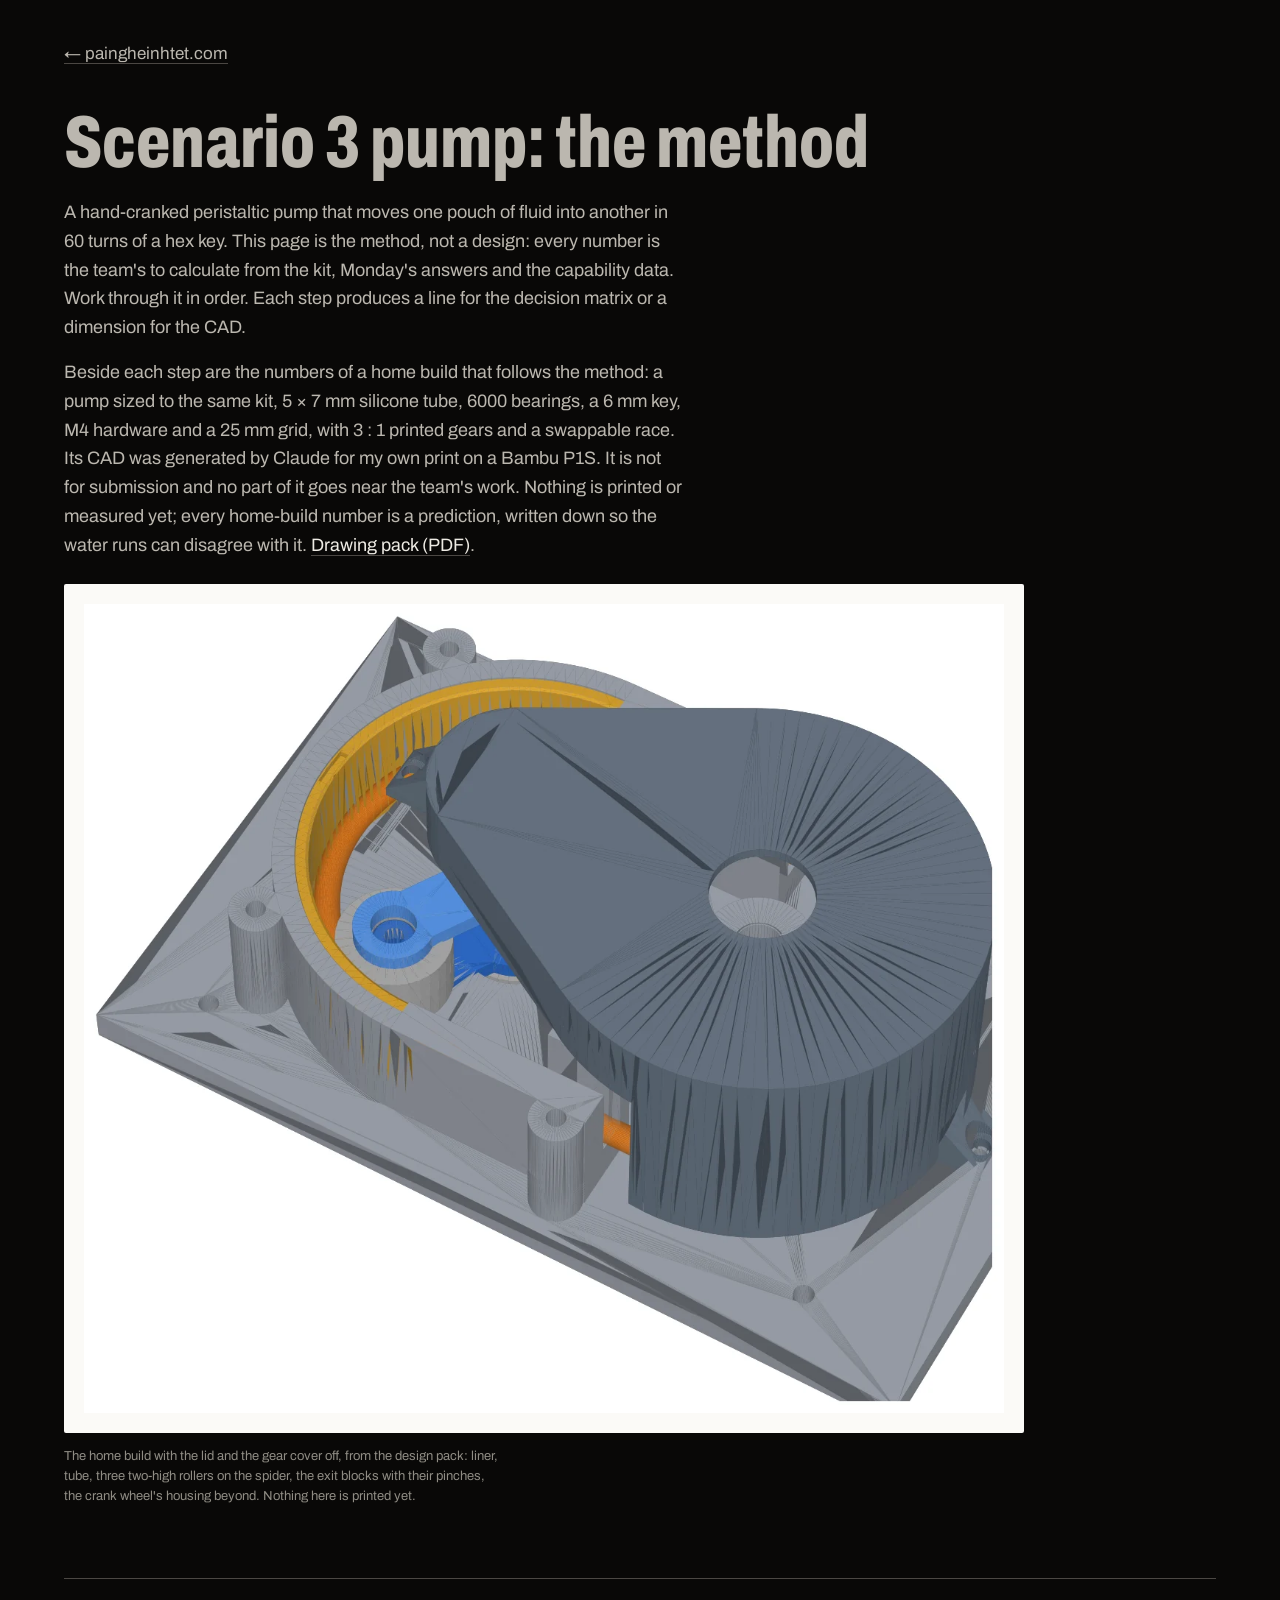
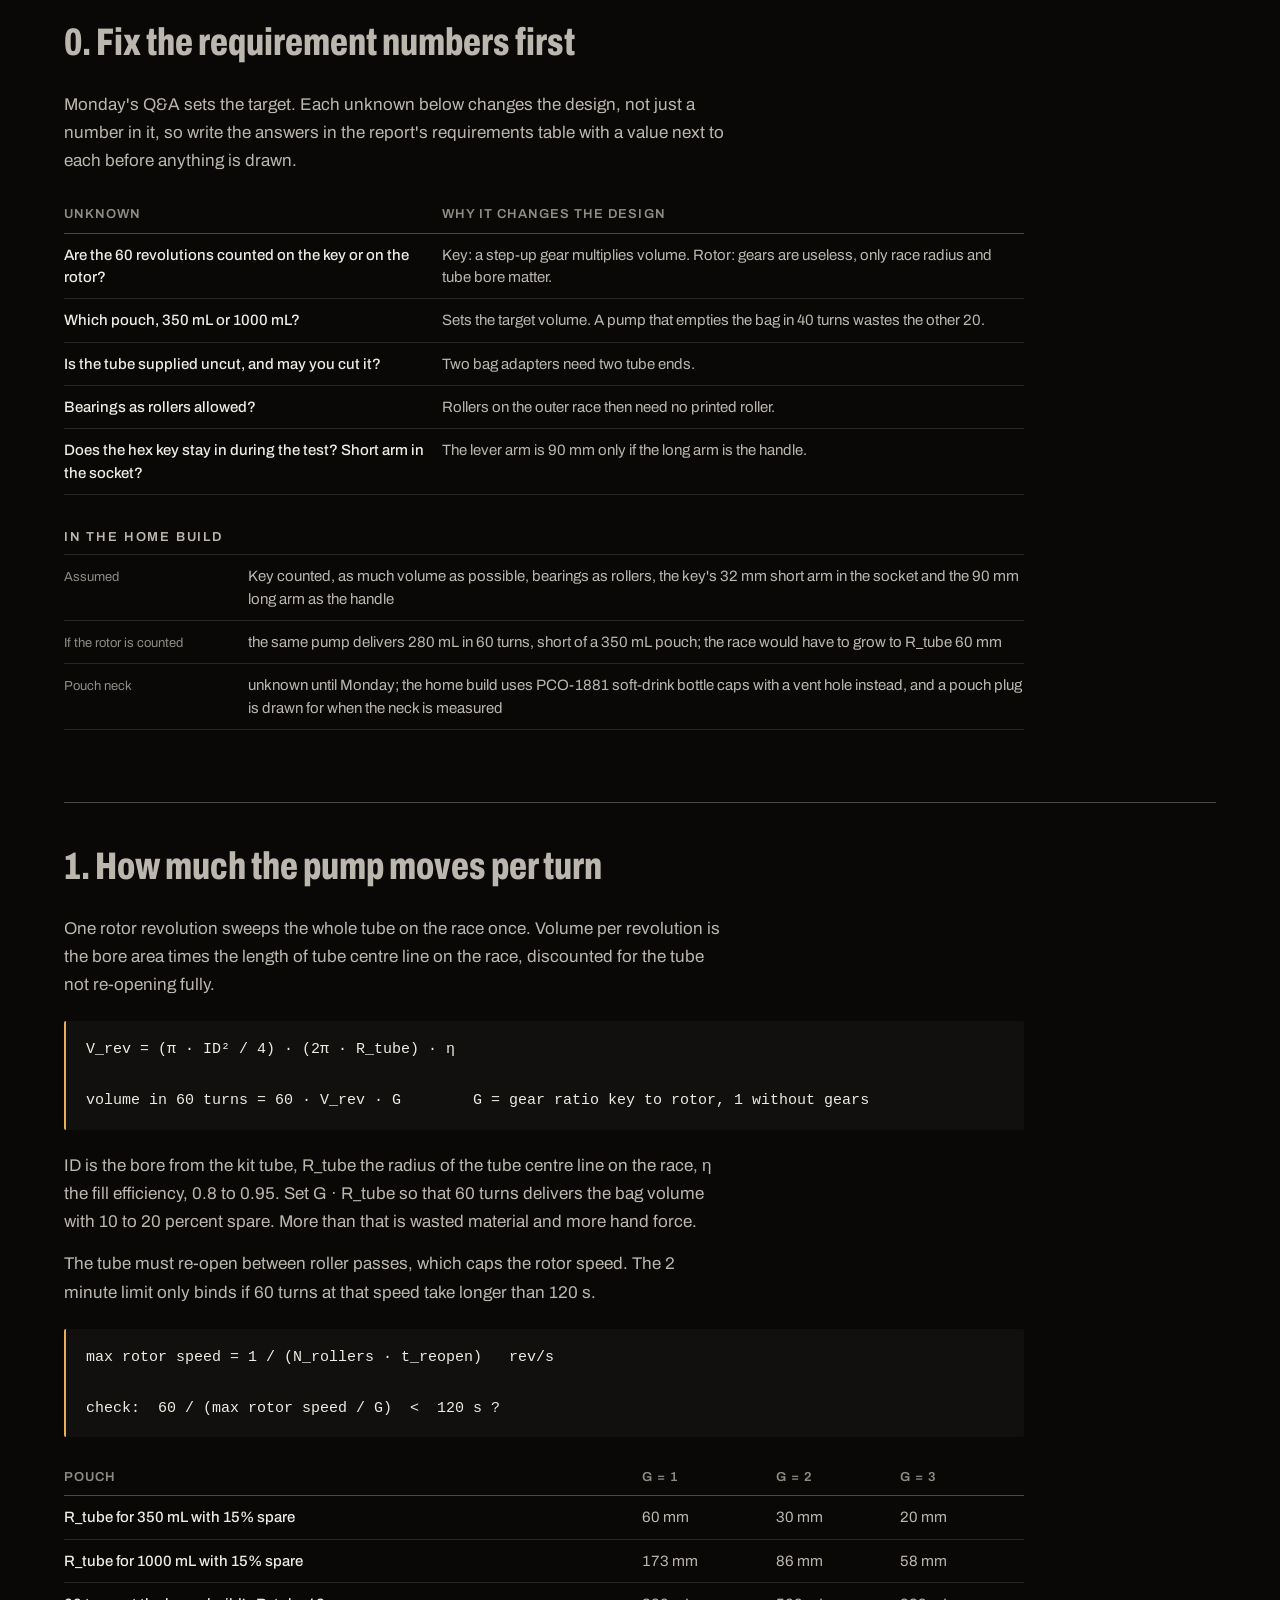
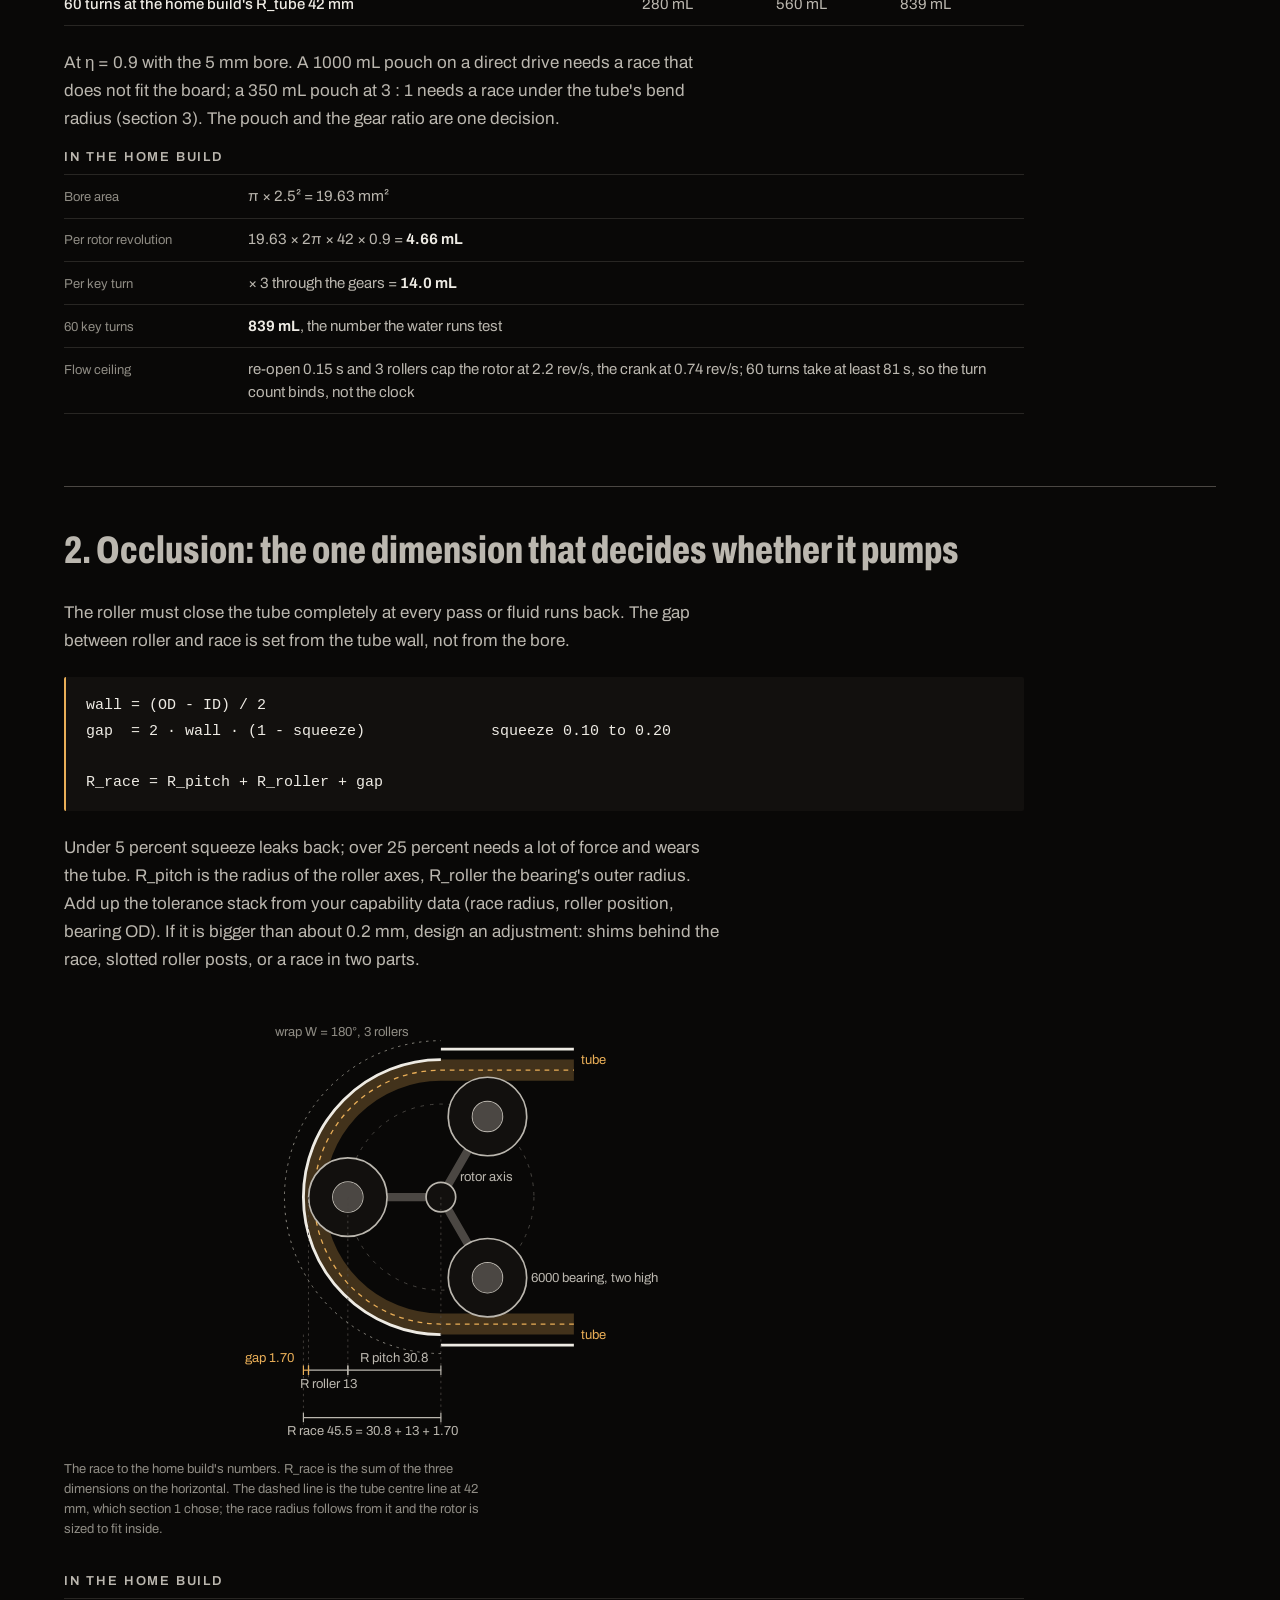
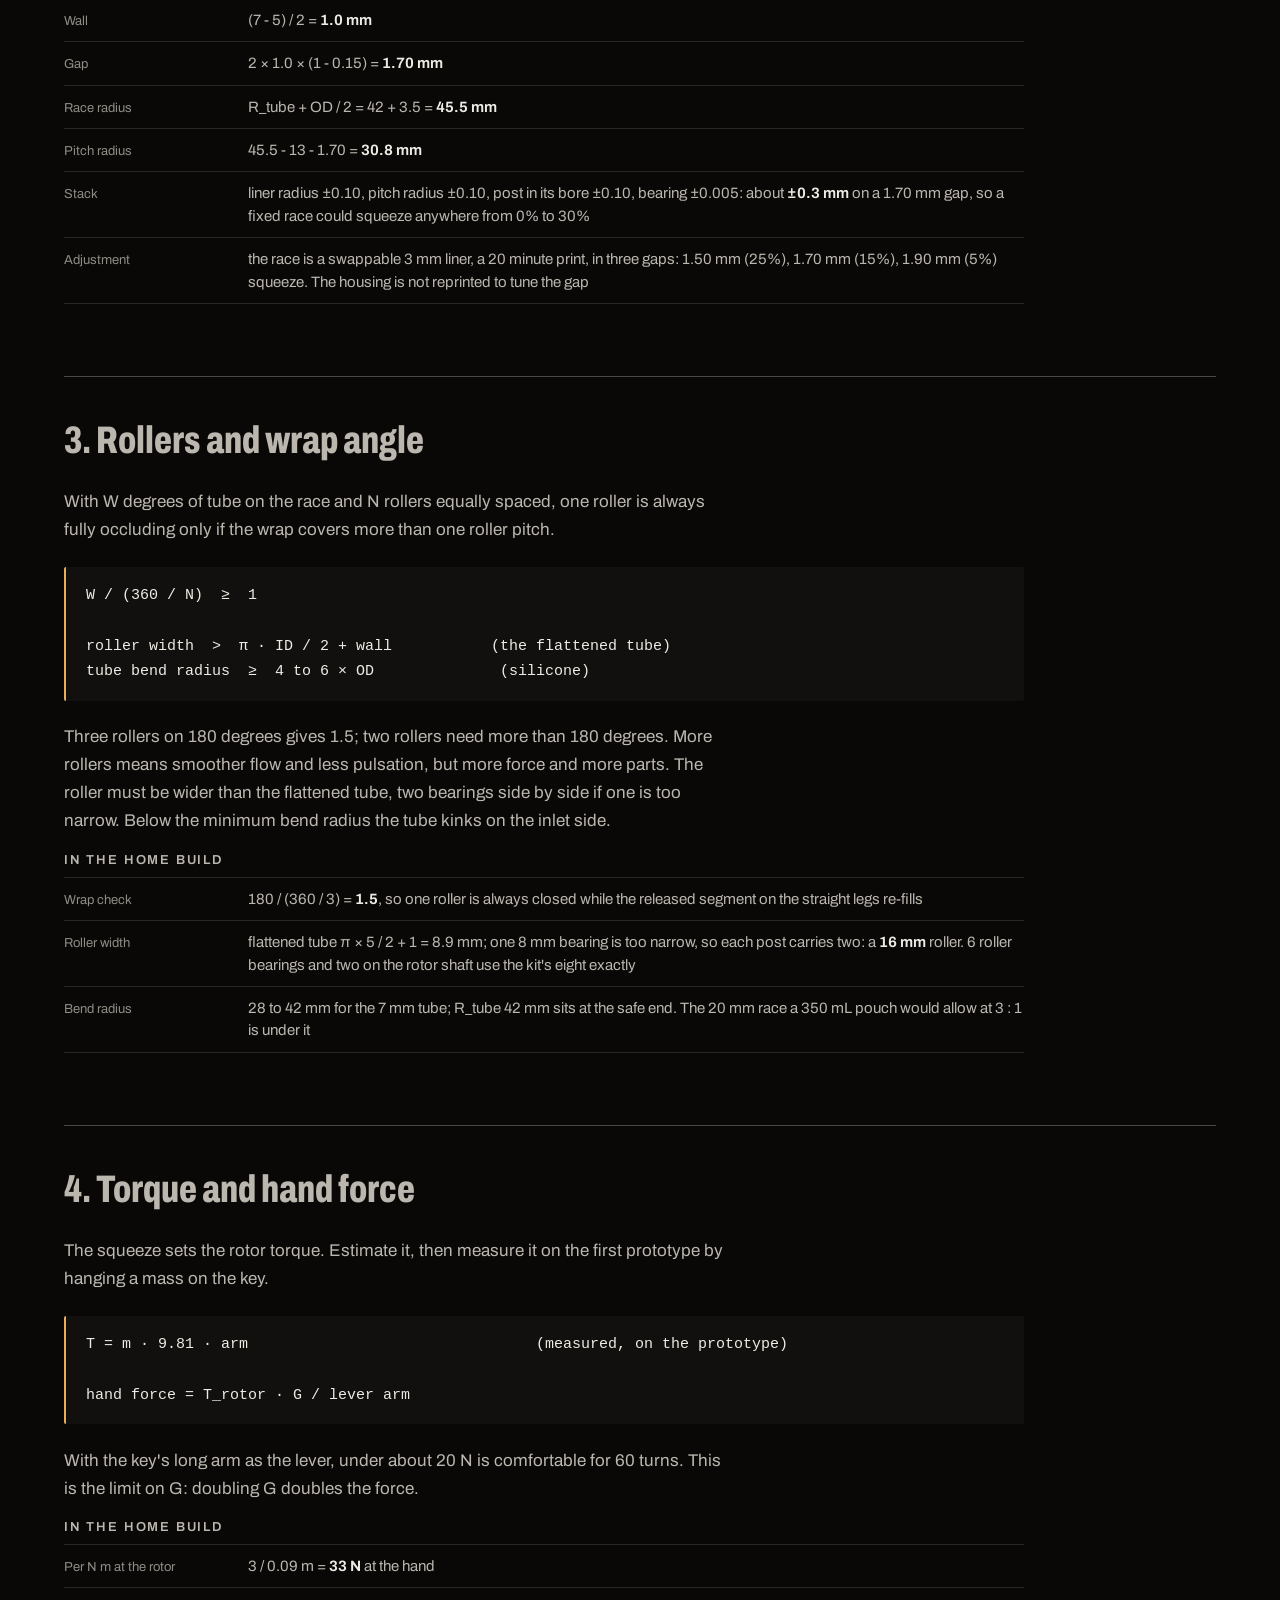
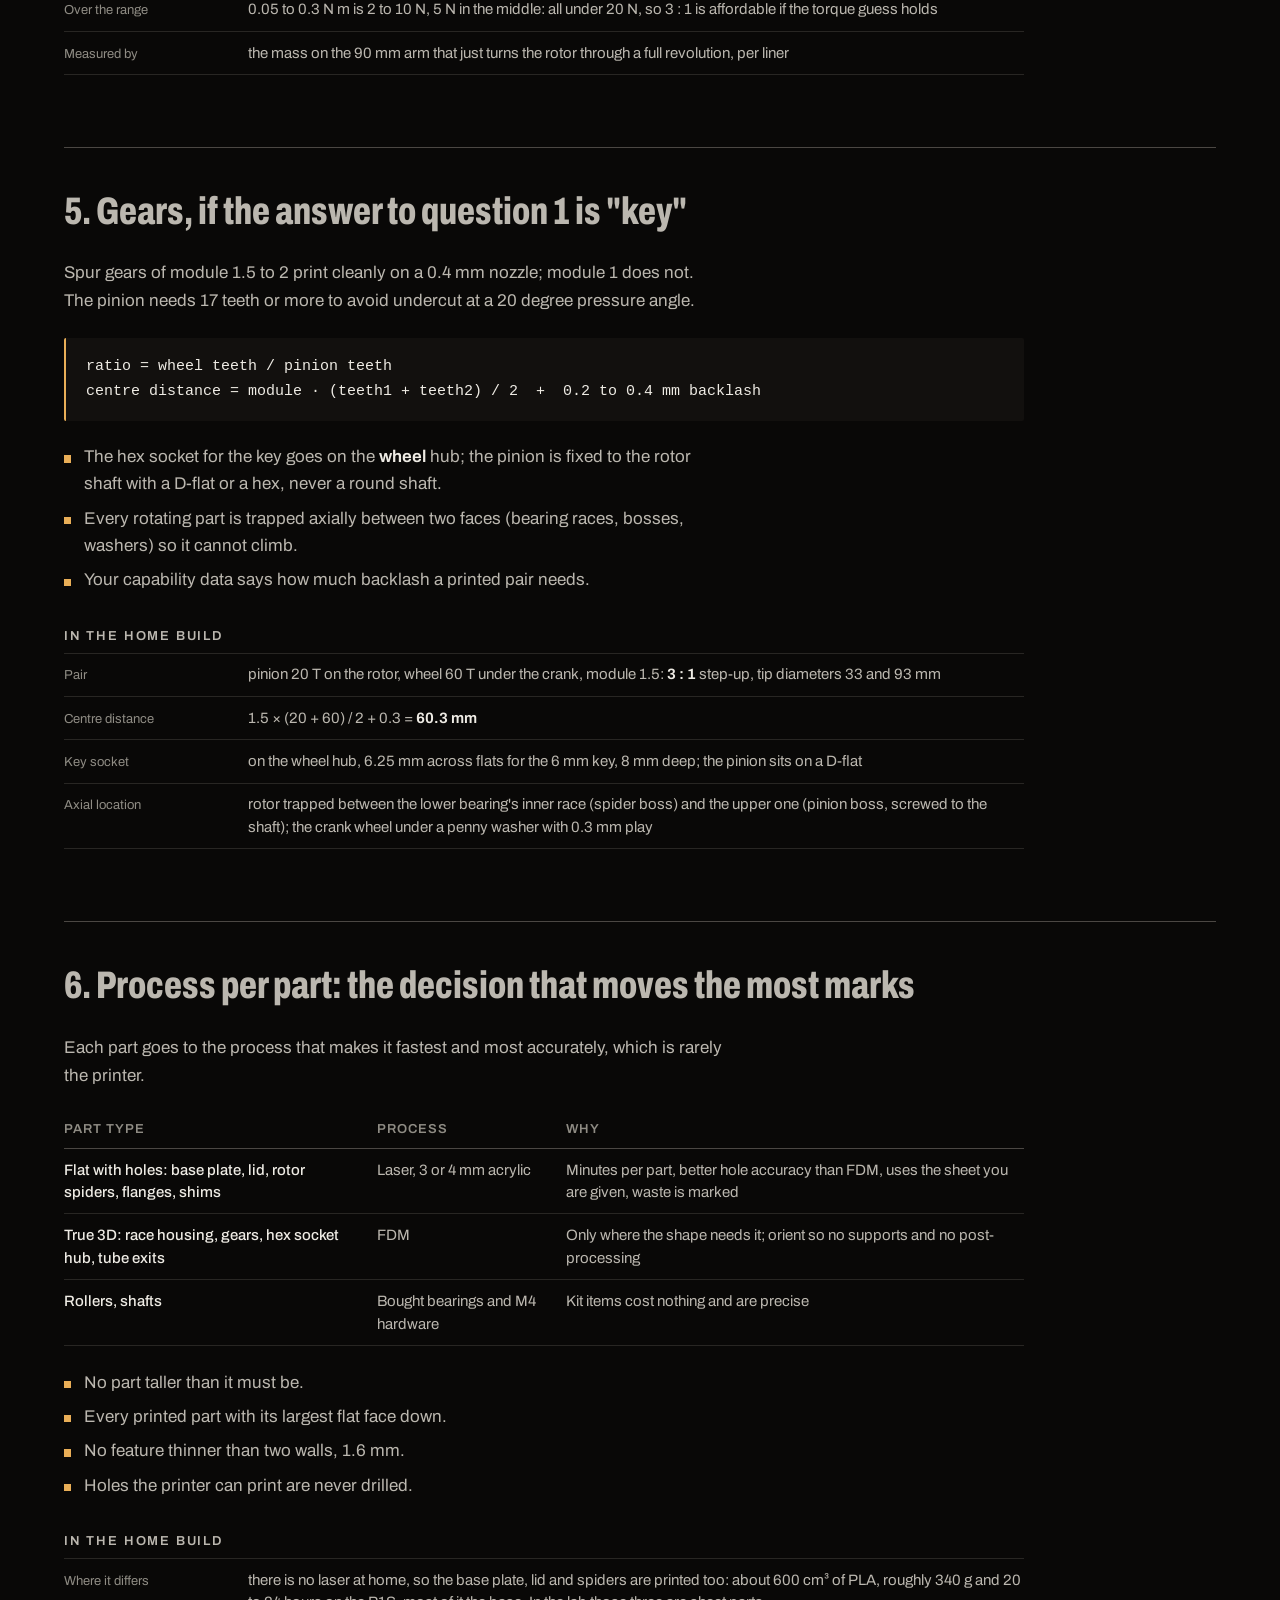
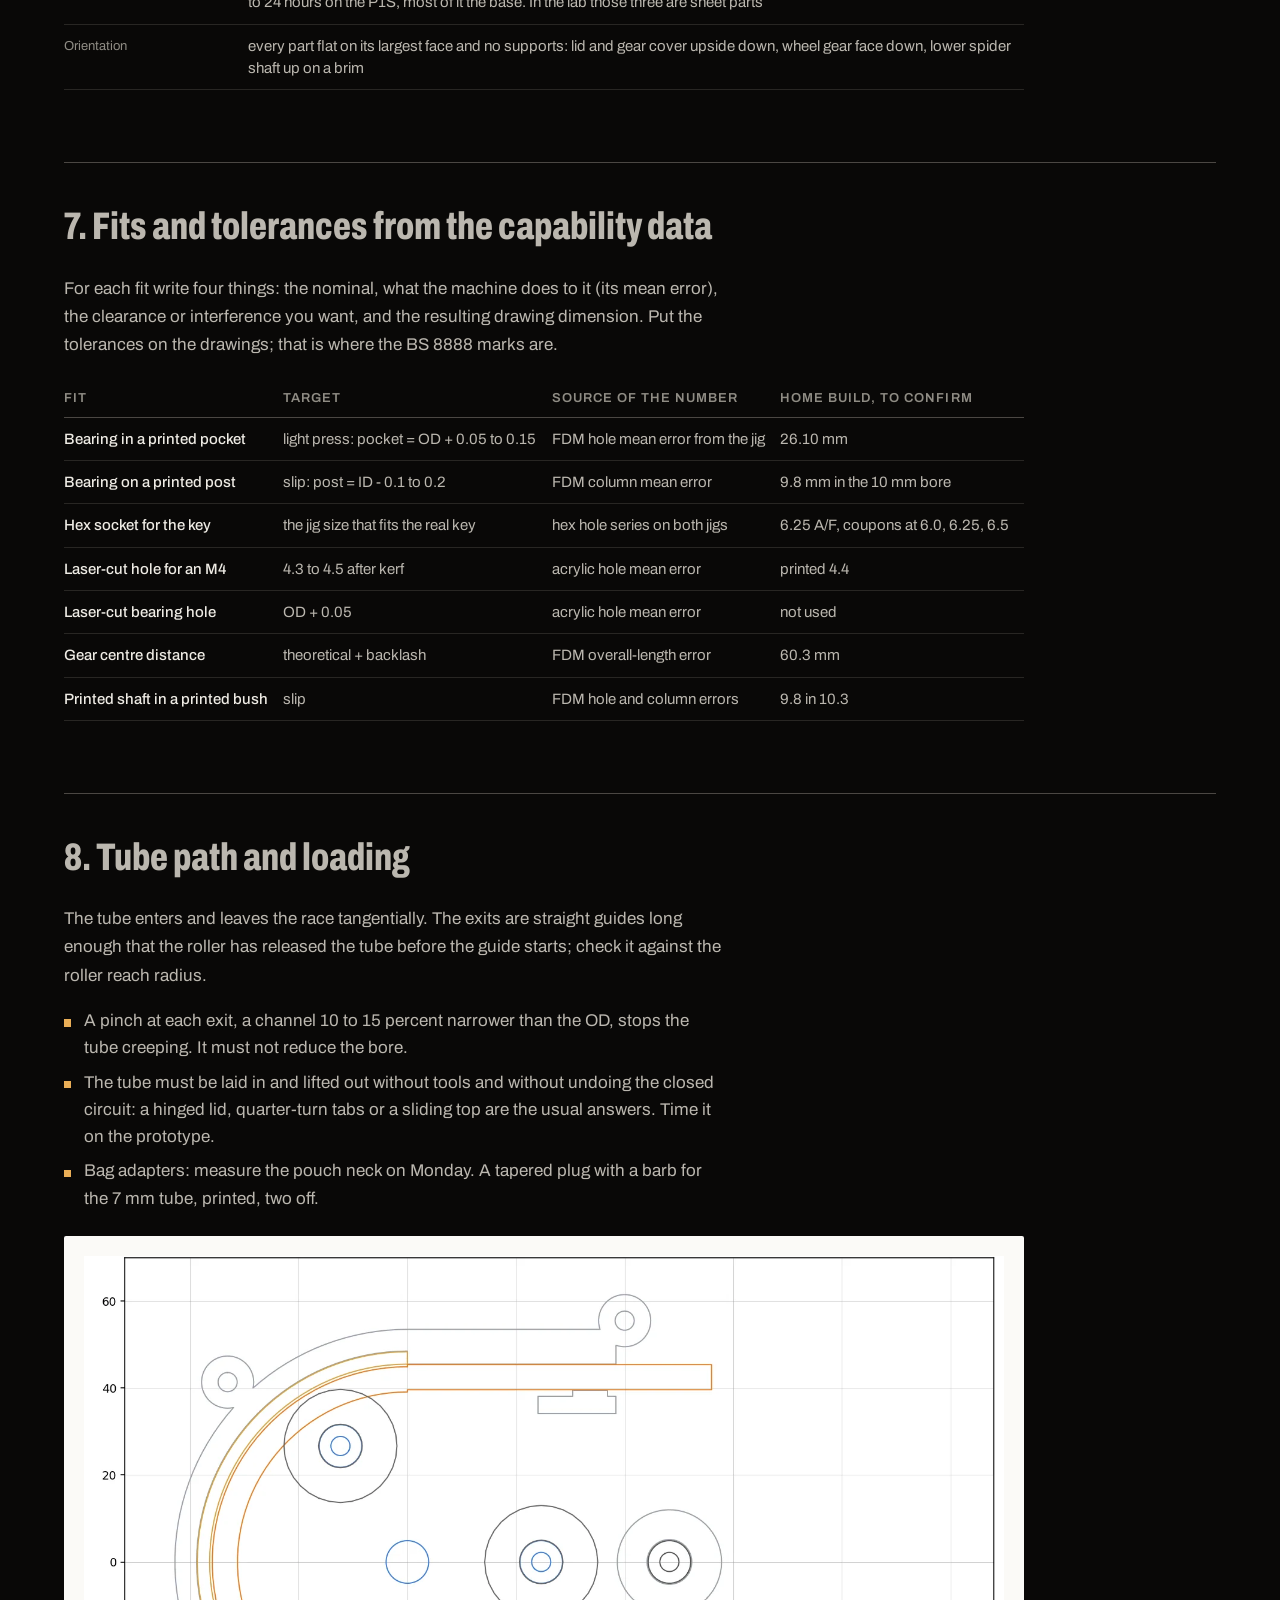
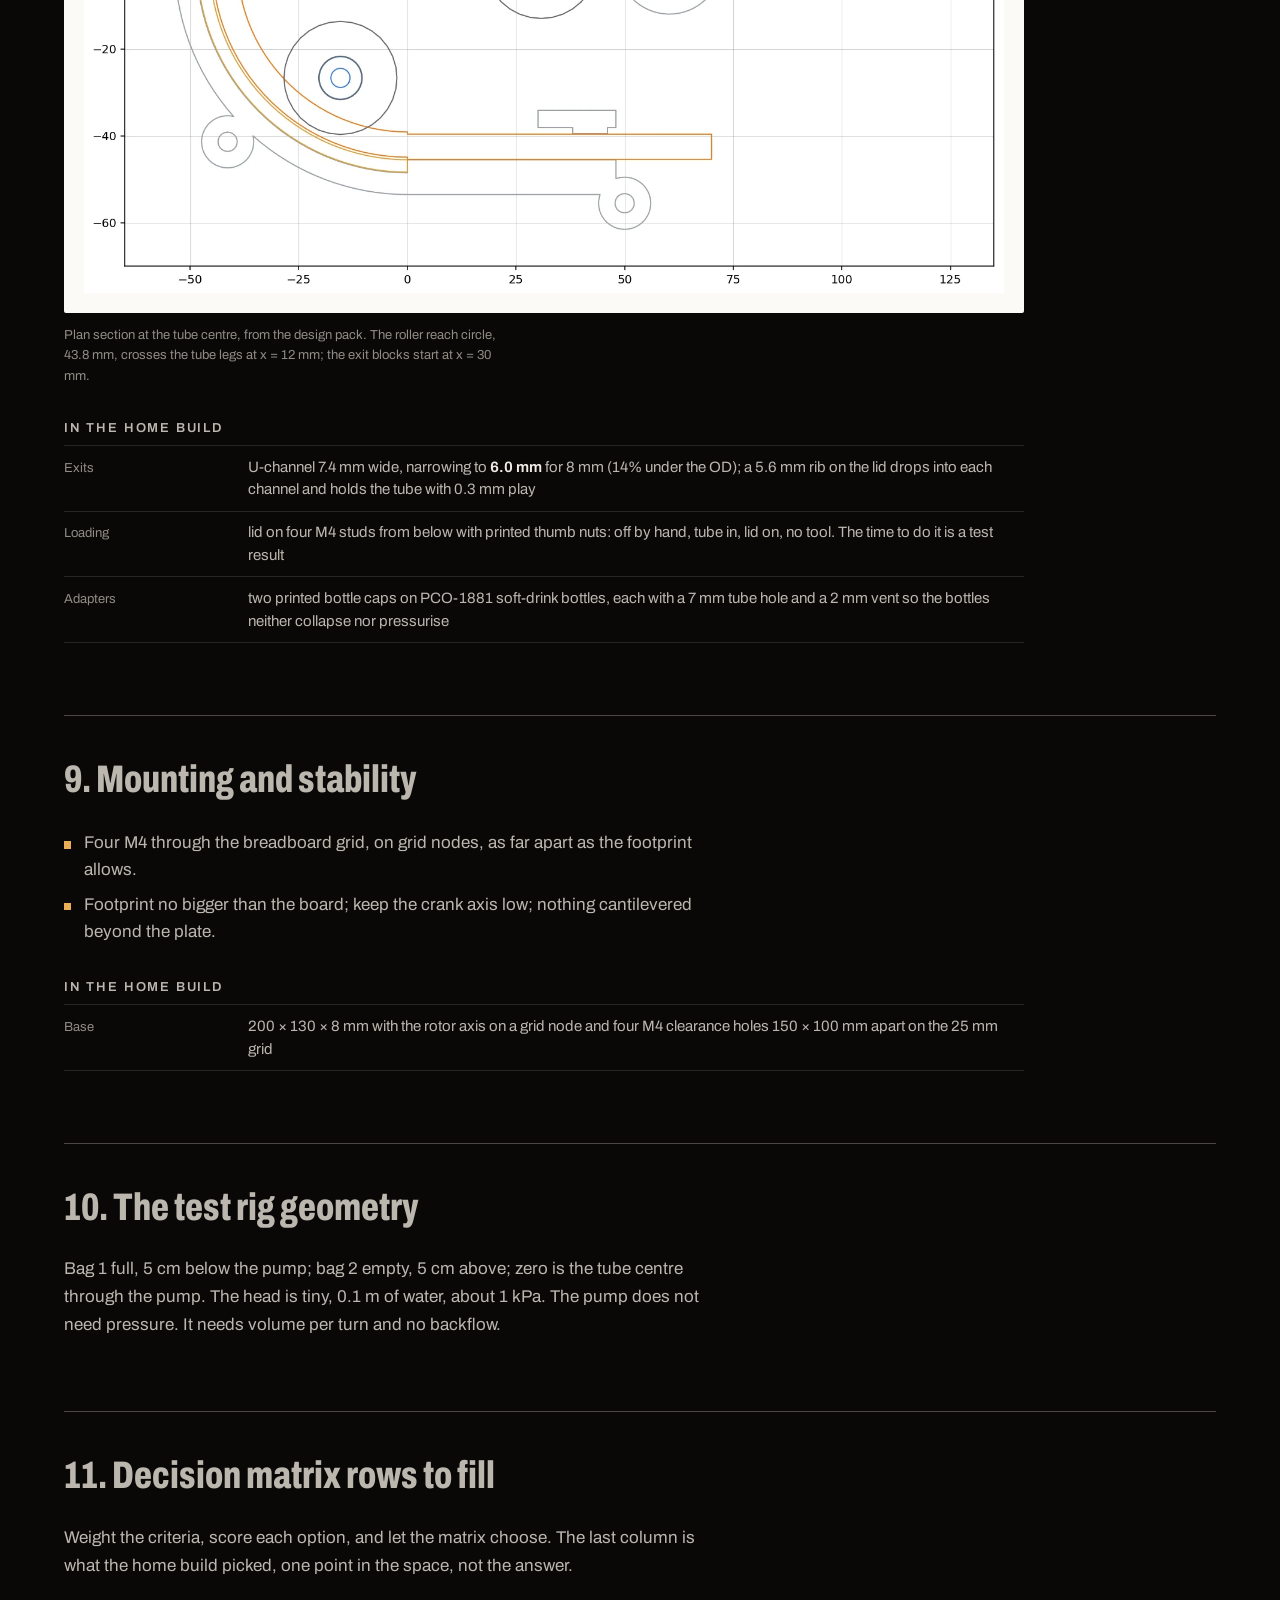
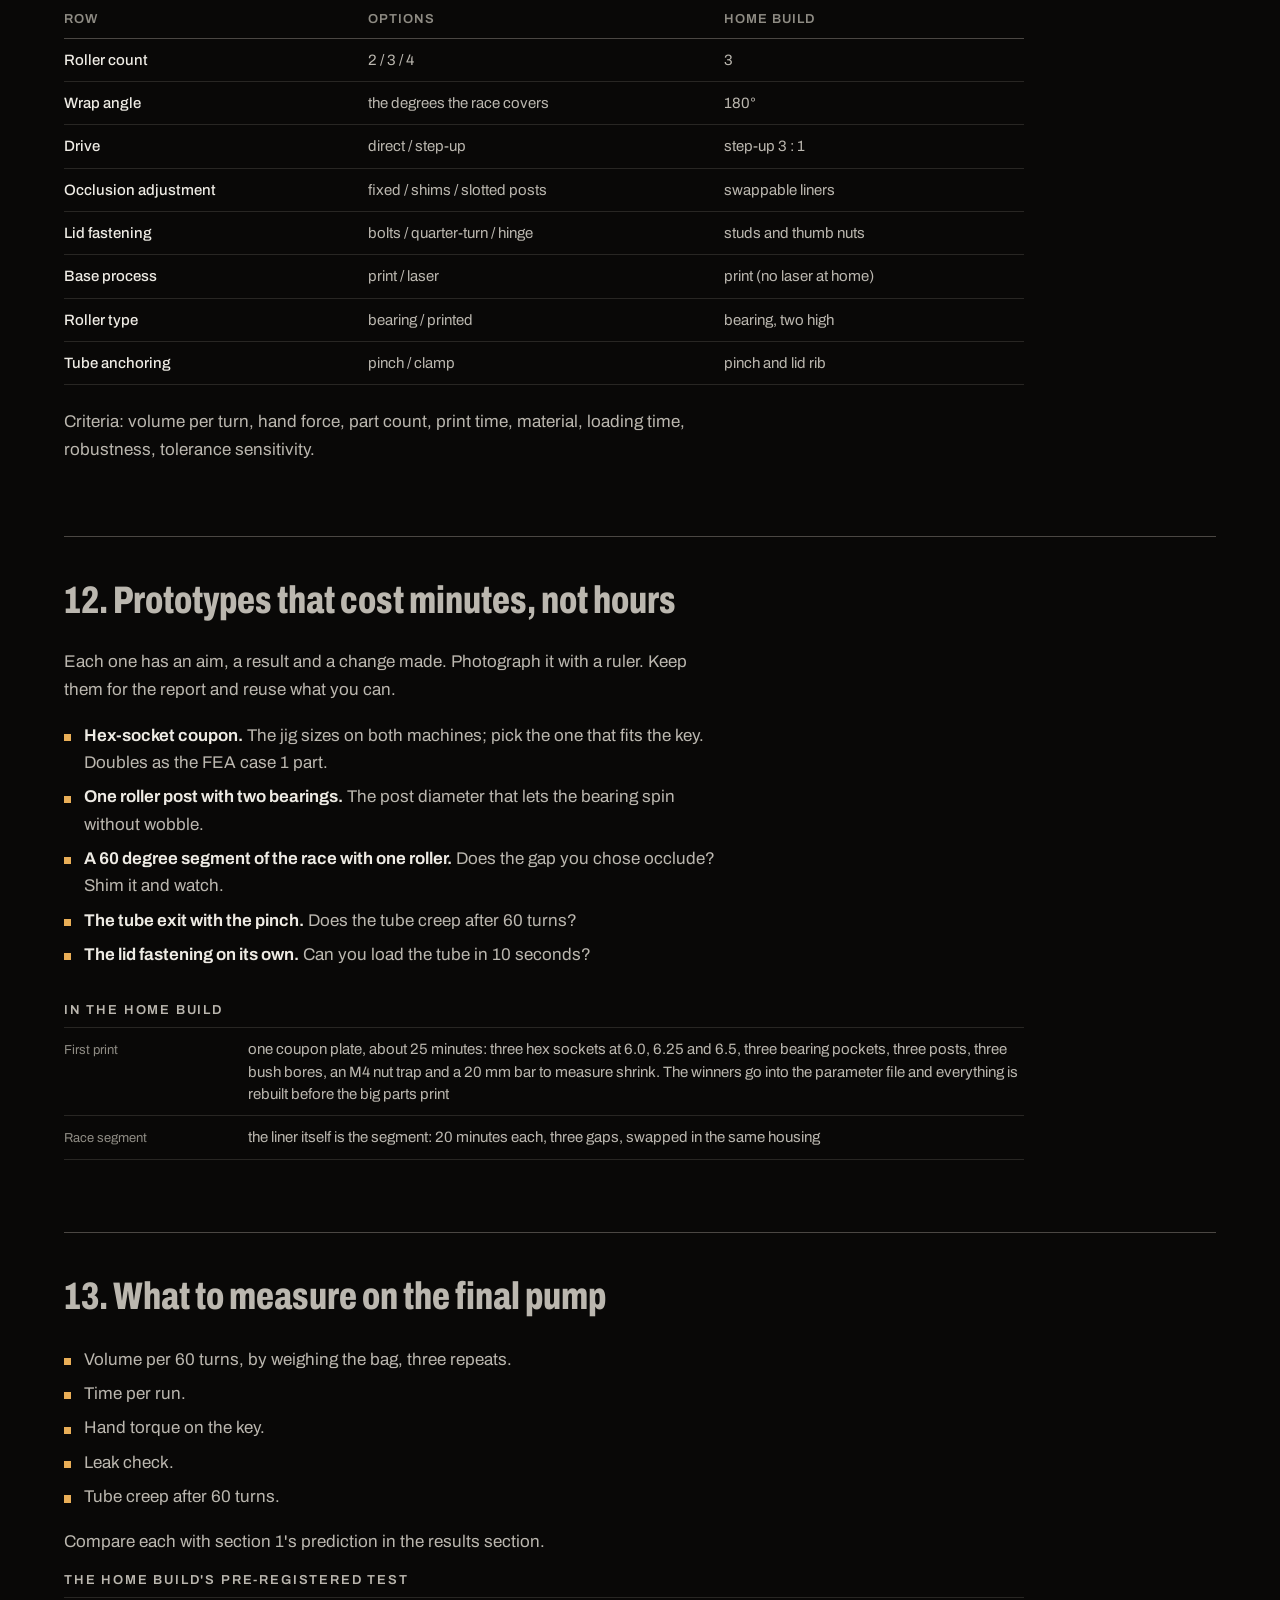
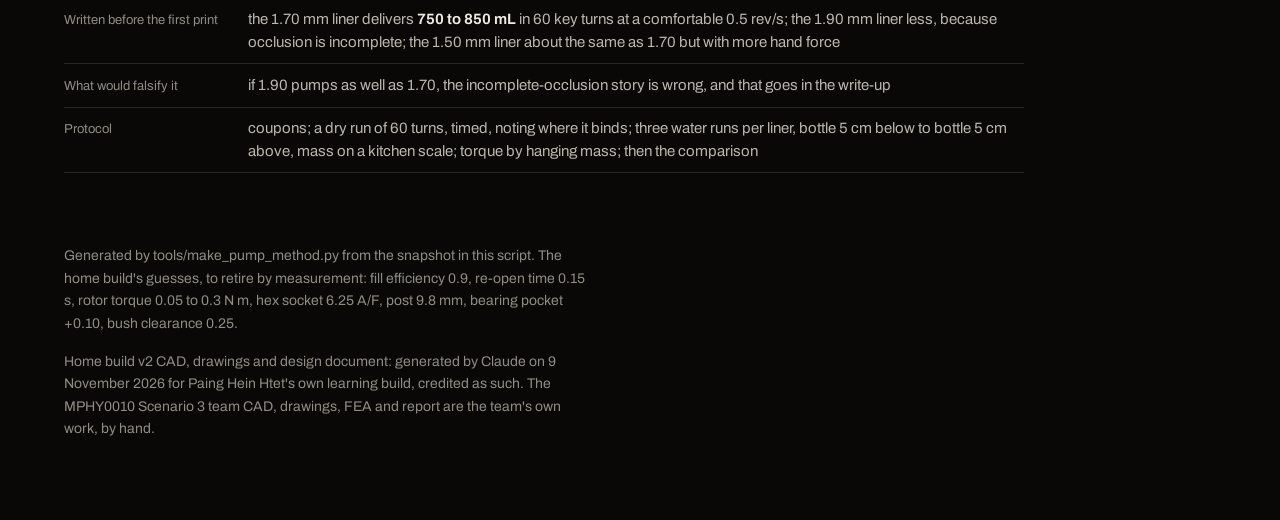
<file: pump/method.html>
<!doctype html>
<!-- Generated by tools/make_pump_method.py. Edit that, not this file. -->
<html lang="en">
<head>
<meta charset="utf-8">
<meta name="viewport" content="width=device-width, initial-scale=1">
<title>Scenario 3 pump: the method · Paing Hein Htet</title>
<meta name="description" content="How to design a hand-cranked peristaltic pump from the kit, step by step: volume per turn, occlusion gap, rollers and wrap, hand force, gears, process per part, fits, prototypes and what to measure, beside the numbers of a home build that follows the method.">
<meta name="author" content="Paing Hein Htet">
<meta name="robots" content="noindex">
<meta name="color-scheme" content="dark">
<meta name="theme-color" content="#090807">
<link rel="canonical" href="https://paingheinhtet.com/pump/method.html">
<link rel="preconnect" href="https://fonts.googleapis.com">
<link rel="preconnect" href="https://fonts.gstatic.com" crossorigin>
<link rel="stylesheet" href="https://fonts.googleapis.com/css2?family=Archivo:wdth,wght@62..125,100..900&amp;display=swap">
<link rel="stylesheet" href="../styles.css">
<style>
.cc-page { width: min(100% - 2 * var(--gutter, 1.25rem), 72rem); margin: 0 auto; padding: 2.5rem 0 5rem; }
.cc-back { display: inline-block; margin-bottom: 2.5rem; color: var(--ink-2); }
.cc-title { font-stretch: 72%; font-weight: 800; font-size: clamp(2.4rem, 6vw, 4.6rem); line-height: .95; margin: 0 0 1.25rem; }
.cc-lede { max-width: 62ch; font-size: 1.125rem; line-height: 1.6; color: var(--ink-2); }
.cc-lede + .cc-lede { margin-top: 1rem; }
.cc-hero { margin-top: 2.5rem; max-width: 60rem; }
.cc-sec { margin-top: 4.5rem; padding-top: 2rem; border-top: 1px solid var(--rule-2, #2a2826); }
.cc-h2 { font-stretch: 72%; font-weight: 800; font-size: clamp(1.6rem, 3.4vw, 2.4rem); margin: 0 0 1rem; }
.cc-sec p { max-width: 66ch; line-height: 1.65; color: var(--ink-2); }
.cc-sec p + p { margin-top: .9rem; }
.cc-eq { margin: 1.4rem 0; padding: 1rem 1.25rem; max-width: 60rem; overflow-x: auto;
  background: var(--raise); border-left: 2px solid var(--accent); border-radius: 2px;
  font-family: ui-monospace, "SF Mono", Menlo, Consolas, monospace; font-size: .9375rem; line-height: 1.7; color: var(--ink); white-space: pre; }
.cc-list { margin: 1.1rem 0; max-width: 66ch; }
.cc-list li { position: relative; padding-left: 1.25rem; margin-top: .45rem; line-height: 1.6; color: var(--ink-2); }
.cc-list li::before { content: ""; position: absolute; left: 0; top: .72em; width: .45rem; height: .45rem; background: var(--accent); }
.cc-tbl { margin: 1.4rem 0; max-width: 60rem; overflow-x: auto; }
.cc-tbl table { width: 100%; border-collapse: collapse; font-size: .9375rem; line-height: 1.5; }
.cc-tbl th { text-align: left; font-size: .8125rem; font-weight: 600; letter-spacing: .08em; text-transform: uppercase; color: var(--ink-3);
  padding: .5rem .9rem .5rem 0; border-bottom: 1px solid var(--rule-2); white-space: nowrap; }
.cc-tbl td { vertical-align: top; padding: .62rem .9rem .62rem 0; border-bottom: 1px solid var(--rule); color: var(--ink-2); }
.cc-tbl td:first-child { color: var(--ink); font-weight: 500; }
.cc-tbl--num td:not(:first-child) { white-space: nowrap; font-variant-numeric: tabular-nums; }
.cc-calc__t { margin: 2rem 0 .35rem; }
.cc-calc { margin: 0 0 2rem; max-width: 60rem; }
.cc-calc > div { grid-template-columns: 10.5rem minmax(0, 1fr); }
.cc-fig { margin-top: 1.5rem; max-width: 60rem; }
.cc-fig svg { display: block; width: 100%; height: auto; }
.cc-fig svg text { font-family: var(--font); }
.cc-note { margin-top: 4.5rem; max-width: 66ch; font-size: .875rem; line-height: 1.6; color: var(--ink-3); }
.cc-note + .cc-note { margin-top: 1rem; }
@media (max-width: 40rem) { .cc-calc > div { grid-template-columns: 6.5rem minmax(0, 1fr); } }
</style>
</head>
<body>
<main class="cc-page">
  <a class="cc-back" href="../">← paingheinhtet.com</a>
  <h1 class="cc-title">Scenario 3 pump: the method</h1>
  <p class="cc-lede">A hand-cranked peristaltic pump that moves one pouch of fluid into another in 60 turns of a hex key. This page is the method, not a design: every number is the team's to calculate from the kit, Monday's answers and the capability data. Work through it in order. Each step produces a line for the decision matrix or a dimension for the CAD.</p>
  <p class="cc-lede">Beside each step are the numbers of a home build that follows the method: a pump sized to the same kit, 5 × 7 mm silicone tube, 6000 bearings, a 6 mm key, M4 hardware and a 25 mm grid, with 3 : 1 printed gears and a swappable race. Its CAD was generated by Claude for my own print on a Bambu P1S. It is not for submission and no part of it goes near the team's work. Nothing is printed or measured yet; every home-build number is a prediction, written down so the water runs can disagree with it. <a href="drawings.pdf">Drawing pack (PDF)</a>.</p>
  <figure class="fig cc-fig fig--plate cc-hero"><div class="fig__in"><img src="../assets/img/pump_open.webp" alt="Render of the home build with the lid and drive removed: a grey base plate with a C-shaped housing on the left holding a yellow race liner, the orange silicone tube wrapped round it and running out along two straight exit blocks to the right, three roller bearings on a blue spider inside the arc, and the large crank gear housing at the right." width="1249" height="1099" loading="lazy"></div><figcaption>The home build with the lid and the gear cover off, from the design pack: liner, tube, three two-high rollers on the spider, the exit blocks with their pinches, the crank wheel's housing beyond. Nothing here is printed yet.</figcaption></figure>
  <section class="cc-sec"><h2 class="cc-h2">0. Fix the requirement numbers first</h2><p>Monday's Q&amp;A sets the target. Each unknown below changes the design, not just a number in it, so write the answers in the report's requirements table with a value next to each before anything is drawn.</p><div class="cc-tbl "><table><thead><tr><th>Unknown</th><th>Why it changes the design</th></tr></thead><tbody><tr><td>Are the 60 revolutions counted on the key or on the rotor?</td><td>Key: a step-up gear multiplies volume. Rotor: gears are useless, only race radius and tube bore matter.</td></tr><tr><td>Which pouch, 350 mL or 1000 mL?</td><td>Sets the target volume. A pump that empties the bag in 40 turns wastes the other 20.</td></tr><tr><td>Is the tube supplied uncut, and may you cut it?</td><td>Two bag adapters need two tube ends.</td></tr><tr><td>Bearings as rollers allowed?</td><td>Rollers on the outer race then need no printed roller.</td></tr><tr><td>Does the hex key stay in during the test? Short arm in the socket?</td><td>The lever arm is 90 mm only if the long arm is the handle.</td></tr></tbody></table></div><p class="cc-calc__t label">In the home build</p><dl class="kv cc-calc"><div><dt>Assumed</dt><dd>Key counted, as much volume as possible, bearings as rollers, the key's 32 mm short arm in the socket and the 90 mm long arm as the handle</dd></div><div><dt>If the rotor is counted</dt><dd>the same pump delivers 280 mL in 60 turns, short of a 350 mL pouch; the race would have to grow to R_tube 60 mm</dd></div><div><dt>Pouch neck</dt><dd>unknown until Monday; the home build uses PCO-1881 soft-drink bottle caps with a vent hole instead, and a pouch plug is drawn for when the neck is measured</dd></div></dl></section><section class="cc-sec"><h2 class="cc-h2">1. How much the pump moves per turn</h2><p>One rotor revolution sweeps the whole tube on the race once. Volume per revolution is the bore area times the length of tube centre line on the race, discounted for the tube not re-opening fully.</p><pre class="cc-eq">V_rev = (π · ID² / 4) · (2π · R_tube) · η

volume in 60 turns = 60 · V_rev · G        G = gear ratio key to rotor, 1 without gears</pre><p>ID is the bore from the kit tube, R_tube the radius of the tube centre line on the race, η the fill efficiency, 0.8 to 0.95. Set G · R_tube so that 60 turns delivers the bag volume with 10 to 20 percent spare. More than that is wasted material and more hand force.</p><p>The tube must re-open between roller passes, which caps the rotor speed. The 2 minute limit only binds if 60 turns at that speed take longer than 120 s.</p><pre class="cc-eq">max rotor speed = 1 / (N_rollers · t_reopen)   rev/s

check:  60 / (max rotor speed / G)  <  120 s ?</pre><div class="cc-tbl cc-tbl--num"><table><thead><tr><th>Pouch</th><th>G = 1</th><th>G = 2</th><th>G = 3</th></tr></thead><tbody><tr><td>R_tube for 350 mL with 15% spare</td><td>60 mm</td><td>30 mm</td><td>20 mm</td></tr><tr><td>R_tube for 1000 mL with 15% spare</td><td>173 mm</td><td>86 mm</td><td>58 mm</td></tr><tr><td>60 turns at the home build's R_tube 42 mm</td><td>280 mL</td><td>560 mL</td><td>839 mL</td></tr></tbody></table></div><p>At η = 0.9 with the 5 mm bore. A 1000 mL pouch on a direct drive needs a race that does not fit the board; a 350 mL pouch at 3 : 1 needs a race under the tube's bend radius (section 3). The pouch and the gear ratio are one decision.</p><p class="cc-calc__t label">In the home build</p><dl class="kv cc-calc"><div><dt>Bore area</dt><dd>π × 2.5² = 19.63 mm²</dd></div><div><dt>Per rotor revolution</dt><dd>19.63 × 2π × 42 × 0.9 = <b>4.66 mL</b></dd></div><div><dt>Per key turn</dt><dd>× 3 through the gears = <b>14.0 mL</b></dd></div><div><dt>60 key turns</dt><dd><b>839 mL</b>, the number the water runs test</dd></div><div><dt>Flow ceiling</dt><dd>re-open 0.15 s and 3 rollers cap the rotor at 2.2 rev/s, the crank at 0.74 rev/s; 60 turns take at least 81 s, so the turn count binds, not the clock</dd></div></dl></section><section class="cc-sec"><h2 class="cc-h2">2. Occlusion: the one dimension that decides whether it pumps</h2><p>The roller must close the tube completely at every pass or fluid runs back. The gap between roller and race is set from the tube wall, not from the bore.</p><pre class="cc-eq">wall = (OD - ID) / 2
gap  = 2 · wall · (1 - squeeze)              squeeze 0.10 to 0.20

R_race = R_pitch + R_roller + gap</pre><p>Under 5 percent squeeze leaks back; over 25 percent needs a lot of force and wears the tube. R_pitch is the radius of the roller axes, R_roller the bearing's outer radius. Add up the tolerance stack from your capability data (race radius, roller position, bearing OD). If it is bigger than about 0.2 mm, design an adjustment: shims behind the race, slotted roller posts, or a race in two parts.</p><figure class="fig cc-fig "><div class="fig__in"><svg viewBox="0 0 540 378" role="img" aria-label="The race seen along the rotor axis, to scale: a 180 degree arc of radius 45.5 mm on the left, 3 bearings of 26 mm on a 30.8 mm pitch radius, the tube pressed to a 1.70 mm gap and leaving to the right on two straight legs." style="max-width:40rem"><path d="M430.2,275.1 L318.0,275.1 A107.1,107.1 0 0,1 318.0,60.9 L430.2,60.9" fill="none" stroke="var(--accent)" stroke-width="17.849999999999998" stroke-opacity=".25"/><path d="M430.2,275.1 L318.0,275.1 A107.1,107.1 0 0,1 318.0,60.9 L430.2,60.9" fill="none" stroke="var(--accent)" stroke-width="1.1" stroke-dasharray="4 4"/><path d="M318.0,284.0 A116.0,116.0 0 0,1 318.0,52.0" fill="none" stroke="var(--ink)" stroke-width="2.4"/><path d="M430.2,292.9 L318.0,292.9 M430.2,43.1 L318.0,43.1" fill="none" stroke="var(--ink)" stroke-width="2.4"/><circle cx="318" cy="168" r="78.5" fill="none" stroke="var(--rule-2)" stroke-width=".8" stroke-dasharray="3 5"/><line x1="318" y1="168" x2="239.5" y2="168.0" stroke="var(--rule-2)" stroke-width="7" stroke-linecap="round"/><line x1="318" y1="168" x2="357.3" y2="100.0" stroke="var(--rule-2)" stroke-width="7" stroke-linecap="round"/><line x1="318" y1="168" x2="357.3" y2="236.0" stroke="var(--rule-2)" stroke-width="7" stroke-linecap="round"/><circle cx="239.5" cy="168.0" r="33.1" fill="var(--raise)" stroke="var(--ink-2)" stroke-width="1.4"/><circle cx="239.5" cy="168.0" r="12.8" fill="none" stroke="var(--ink-2)" stroke-width="1"/><circle cx="239.5" cy="168.0" r="12.5" fill="var(--rule-2)"/><circle cx="357.3" cy="100.0" r="33.1" fill="var(--raise)" stroke="var(--ink-2)" stroke-width="1.4"/><circle cx="357.3" cy="100.0" r="12.8" fill="none" stroke="var(--ink-2)" stroke-width="1"/><circle cx="357.3" cy="100.0" r="12.5" fill="var(--rule-2)"/><circle cx="357.3" cy="236.0" r="33.1" fill="var(--raise)" stroke="var(--ink-2)" stroke-width="1.4"/><circle cx="357.3" cy="236.0" r="12.8" fill="none" stroke="var(--ink-2)" stroke-width="1"/><circle cx="357.3" cy="236.0" r="12.5" fill="var(--rule-2)"/><circle cx="318" cy="168" r="12.5" fill="var(--raise)" stroke="var(--ink-2)" stroke-width="1.4"/><line x1="318.0" y1="168.0" x2="318.0" y2="360.0" stroke="var(--rule-2)" stroke-width=".7" stroke-dasharray="2 3"/><line x1="202.0" y1="284.0" x2="202.0" y2="360.0" stroke="var(--rule-2)" stroke-width=".7" stroke-dasharray="2 3"/><line x1="239.5" y1="168.0" x2="239.5" y2="320.0" stroke="var(--rule-2)" stroke-width=".7" stroke-dasharray="2 3"/><line x1="206.3" y1="168.0" x2="206.3" y2="320.0" stroke="var(--rule-2)" stroke-width=".7" stroke-dasharray="2 3"/><line x1="318.0" y1="314.025" x2="239.5" y2="314.025" stroke="var(--ink-2)" stroke-width="1"/><line x1="318.0" y1="310.025" x2="318.0" y2="318.025" stroke="var(--ink-2)" stroke-width="1"/><line x1="239.5" y1="310.025" x2="239.5" y2="318.025" stroke="var(--ink-2)" stroke-width="1"/><text x="278.7" y="307.025" text-anchor="middle" fill="var(--ink-2)" font-size="11">R pitch 30.8</text><line x1="239.5" y1="314.025" x2="206.3" y2="314.025" stroke="var(--ink-2)" stroke-width="1"/><line x1="239.5" y1="310.025" x2="239.5" y2="318.025" stroke="var(--ink-2)" stroke-width="1"/><line x1="206.3" y1="310.025" x2="206.3" y2="318.025" stroke="var(--ink-2)" stroke-width="1"/><text x="222.9" y="329.025" text-anchor="middle" fill="var(--ink-2)" font-size="11">R roller 13</text><line x1="206.3" y1="314.025" x2="202.0" y2="314.025" stroke="var(--accent)" stroke-width="1"/><line x1="206.3" y1="310.025" x2="206.3" y2="318.025" stroke="var(--accent)" stroke-width="1"/><line x1="202.0" y1="310.025" x2="202.0" y2="318.025" stroke="var(--accent)" stroke-width="1"/><text x="194.0" y="307.025" text-anchor="end" fill="var(--accent)" font-size="11">gap 1.70</text><line x1="318.0" y1="354.025" x2="202.0" y2="354.025" stroke="var(--ink-2)" stroke-width="1"/><line x1="318.0" y1="350.025" x2="318.0" y2="358.025" stroke="var(--ink-2)" stroke-width="1"/><line x1="202.0" y1="350.025" x2="202.0" y2="358.025" stroke="var(--ink-2)" stroke-width="1"/><text x="260.0" y="369.025" text-anchor="middle" fill="var(--ink-2)" font-size="11">R race 45.5 = 30.8 + 13 + 1.70</text><path d="M318.0,300.0 A132.0,132.0 0 0,1 318.0,36.0" fill="none" stroke="var(--ink-3)" stroke-width=".8" stroke-dasharray="2 4"/><text x="178" y="32" fill="var(--ink-3)" font-size="11">wrap W = 180°, 3 rollers</text><text x="436" y="288" fill="var(--accent)" font-size="11">tube</text><text x="436" y="56" fill="var(--accent)" font-size="11">tube</text><text x="334" y="154" fill="var(--ink-2)" font-size="11">rotor axis</text><text x="394" y="240" fill="var(--ink-2)" font-size="11">6000 bearing, two high</text></svg></div><figcaption>The race to the home build's numbers. R_race is the sum of the three dimensions on the horizontal. The dashed line is the tube centre line at 42 mm, which section 1 chose; the race radius follows from it and the rotor is sized to fit inside.</figcaption></figure><p class="cc-calc__t label">In the home build</p><dl class="kv cc-calc"><div><dt>Wall</dt><dd>(7 - 5) / 2 = <b>1.0 mm</b></dd></div><div><dt>Gap</dt><dd>2 × 1.0 × (1 - 0.15) = <b>1.70 mm</b></dd></div><div><dt>Race radius</dt><dd>R_tube + OD / 2 = 42 + 3.5 = <b>45.5 mm</b></dd></div><div><dt>Pitch radius</dt><dd>45.5 - 13 - 1.70 = <b>30.8 mm</b></dd></div><div><dt>Stack</dt><dd>liner radius ±0.10, pitch radius ±0.10, post in its bore ±0.10, bearing ±0.005: about <b>±0.3 mm</b> on a 1.70 mm gap, so a fixed race could squeeze anywhere from 0% to 30%</dd></div><div><dt>Adjustment</dt><dd>the race is a swappable 3 mm liner, a 20 minute print, in three gaps: 1.50 mm (25%), 1.70 mm (15%), 1.90 mm (5%) squeeze. The housing is not reprinted to tune the gap</dd></div></dl></section><section class="cc-sec"><h2 class="cc-h2">3. Rollers and wrap angle</h2><p>With W degrees of tube on the race and N rollers equally spaced, one roller is always fully occluding only if the wrap covers more than one roller pitch.</p><pre class="cc-eq">W / (360 / N)  ≥  1

roller width  >  π · ID / 2 + wall           (the flattened tube)
tube bend radius  ≥  4 to 6 × OD              (silicone)</pre><p>Three rollers on 180 degrees gives 1.5; two rollers need more than 180 degrees. More rollers means smoother flow and less pulsation, but more force and more parts. The roller must be wider than the flattened tube, two bearings side by side if one is too narrow. Below the minimum bend radius the tube kinks on the inlet side.</p><p class="cc-calc__t label">In the home build</p><dl class="kv cc-calc"><div><dt>Wrap check</dt><dd>180 / (360 / 3) = <b>1.5</b>, so one roller is always closed while the released segment on the straight legs re-fills</dd></div><div><dt>Roller width</dt><dd>flattened tube π × 5 / 2 + 1 = 8.9 mm; one 8 mm bearing is too narrow, so each post carries two: a <b>16 mm</b> roller. 6 roller bearings and two on the rotor shaft use the kit's eight exactly</dd></div><div><dt>Bend radius</dt><dd>28 to 42 mm for the 7 mm tube; R_tube 42 mm sits at the safe end. The 20 mm race a 350 mL pouch would allow at 3 : 1 is under it</dd></div></dl></section><section class="cc-sec"><h2 class="cc-h2">4. Torque and hand force</h2><p>The squeeze sets the rotor torque. Estimate it, then measure it on the first prototype by hanging a mass on the key.</p><pre class="cc-eq">T = m · 9.81 · arm                                (measured, on the prototype)

hand force = T_rotor · G / lever arm</pre><p>With the key's long arm as the lever, under about 20 N is comfortable for 60 turns. This is the limit on G: doubling G doubles the force.</p><p class="cc-calc__t label">In the home build</p><dl class="kv cc-calc"><div><dt>Per N m at the rotor</dt><dd>3 / 0.09 m = <b>33 N</b> at the hand</dd></div><div><dt>Over the range</dt><dd>0.05 to 0.3 N m is 2 to 10 N, 5 N in the middle: all under 20 N, so 3 : 1 is affordable if the torque guess holds</dd></div><div><dt>Measured by</dt><dd>the mass on the 90 mm arm that just turns the rotor through a full revolution, per liner</dd></div></dl></section><section class="cc-sec"><h2 class="cc-h2">5. Gears, if the answer to question 1 is "key"</h2><p>Spur gears of module 1.5 to 2 print cleanly on a 0.4 mm nozzle; module 1 does not. The pinion needs 17 teeth or more to avoid undercut at a 20 degree pressure angle.</p><pre class="cc-eq">ratio = wheel teeth / pinion teeth
centre distance = module · (teeth1 + teeth2) / 2  +  0.2 to 0.4 mm backlash</pre><ul class="cc-list"><li>The hex socket for the key goes on the <b>wheel</b> hub; the pinion is fixed to the rotor shaft with a D-flat or a hex, never a round shaft.</li><li>Every rotating part is trapped axially between two faces (bearing races, bosses, washers) so it cannot climb.</li><li>Your capability data says how much backlash a printed pair needs.</li></ul><p class="cc-calc__t label">In the home build</p><dl class="kv cc-calc"><div><dt>Pair</dt><dd>pinion 20 T on the rotor, wheel 60 T under the crank, module 1.5: <b>3 : 1</b> step-up, tip diameters 33 and 93 mm</dd></div><div><dt>Centre distance</dt><dd>1.5 × (20 + 60) / 2 + 0.3 = <b>60.3 mm</b></dd></div><div><dt>Key socket</dt><dd>on the wheel hub, 6.25 mm across flats for the 6 mm key, 8 mm deep; the pinion sits on a D-flat</dd></div><div><dt>Axial location</dt><dd>rotor trapped between the lower bearing's inner race (spider boss) and the upper one (pinion boss, screwed to the shaft); the crank wheel under a penny washer with 0.3 mm play</dd></div></dl></section><section class="cc-sec"><h2 class="cc-h2">6. Process per part: the decision that moves the most marks</h2><p>Each part goes to the process that makes it fastest and most accurately, which is rarely the printer.</p><div class="cc-tbl "><table><thead><tr><th>Part type</th><th>Process</th><th>Why</th></tr></thead><tbody><tr><td>Flat with holes: base plate, lid, rotor spiders, flanges, shims</td><td>Laser, 3 or 4 mm acrylic</td><td>Minutes per part, better hole accuracy than FDM, uses the sheet you are given, waste is marked</td></tr><tr><td>True 3D: race housing, gears, hex socket hub, tube exits</td><td>FDM</td><td>Only where the shape needs it; orient so no supports and no post-processing</td></tr><tr><td>Rollers, shafts</td><td>Bought bearings and M4 hardware</td><td>Kit items cost nothing and are precise</td></tr></tbody></table></div><ul class="cc-list"><li>No part taller than it must be.</li><li>Every printed part with its largest flat face down.</li><li>No feature thinner than two walls, 1.6 mm.</li><li>Holes the printer can print are never drilled.</li></ul><p class="cc-calc__t label">In the home build</p><dl class="kv cc-calc"><div><dt>Where it differs</dt><dd>there is no laser at home, so the base plate, lid and spiders are printed too: about 600 cm³ of PLA, roughly 340 g and 20 to 24 hours on the P1S, most of it the base. In the lab those three are sheet parts</dd></div><div><dt>Orientation</dt><dd>every part flat on its largest face and no supports: lid and gear cover upside down, wheel gear face down, lower spider shaft up on a brim</dd></div></dl></section><section class="cc-sec"><h2 class="cc-h2">7. Fits and tolerances from the capability data</h2><p>For each fit write four things: the nominal, what the machine does to it (its mean error), the clearance or interference you want, and the resulting drawing dimension. Put the tolerances on the drawings; that is where the BS 8888 marks are.</p><div class="cc-tbl "><table><thead><tr><th>Fit</th><th>Target</th><th>Source of the number</th><th>Home build, to confirm</th></tr></thead><tbody><tr><td>Bearing in a printed pocket</td><td>light press: pocket = OD + 0.05 to 0.15</td><td>FDM hole mean error from the jig</td><td>26.10 mm</td></tr><tr><td>Bearing on a printed post</td><td>slip: post = ID - 0.1 to 0.2</td><td>FDM column mean error</td><td>9.8 mm in the 10 mm bore</td></tr><tr><td>Hex socket for the key</td><td>the jig size that fits the real key</td><td>hex hole series on both jigs</td><td>6.25 A/F, coupons at 6.0, 6.25, 6.5</td></tr><tr><td>Laser-cut hole for an M4</td><td>4.3 to 4.5 after kerf</td><td>acrylic hole mean error</td><td>printed 4.4</td></tr><tr><td>Laser-cut bearing hole</td><td>OD + 0.05</td><td>acrylic hole mean error</td><td>not used</td></tr><tr><td>Gear centre distance</td><td>theoretical + backlash</td><td>FDM overall-length error</td><td>60.3 mm</td></tr><tr><td>Printed shaft in a printed bush</td><td>slip</td><td>FDM hole and column errors</td><td>9.8 in 10.3</td></tr></tbody></table></div></section><section class="cc-sec"><h2 class="cc-h2">8. Tube path and loading</h2><p>The tube enters and leaves the race tangentially. The exits are straight guides long enough that the roller has released the tube before the guide starts; check it against the roller reach radius.</p><ul class="cc-list"><li>A pinch at each exit, a channel 10 to 15 percent narrower than the OD, stops the tube creeping. It must not reduce the bore.</li><li>The tube must be laid in and lifted out without tools and without undoing the closed circuit: a hinged lid, quarter-turn tabs or a sliding top are the usual answers. Time it on the prototype.</li><li>Bag adapters: measure the pouch neck on Monday. A tapered plug with a barb for the 7 mm tube, printed, two off.</li></ul><figure class="fig cc-fig fig--plate"><div class="fig__in"><img src="../assets/img/pump_plan.webp" alt="Plan section of the home build at the tube centre height: the liner arc on the left, the three roller bearings on their pitch circle, the tube leaving along two straight channels to the right, each with a pinch, and the crank gear axis beyond the rotor." width="1536" height="1063" loading="lazy"></div><figcaption>Plan section at the tube centre, from the design pack. The roller reach circle, 43.8 mm, crosses the tube legs at x = 12 mm; the exit blocks start at x = 30 mm.</figcaption></figure><p class="cc-calc__t label">In the home build</p><dl class="kv cc-calc"><div><dt>Exits</dt><dd>U-channel 7.4 mm wide, narrowing to <b>6.0 mm</b> for 8 mm (14% under the OD); a 5.6 mm rib on the lid drops into each channel and holds the tube with 0.3 mm play</dd></div><div><dt>Loading</dt><dd>lid on four M4 studs from below with printed thumb nuts: off by hand, tube in, lid on, no tool. The time to do it is a test result</dd></div><div><dt>Adapters</dt><dd>two printed bottle caps on PCO-1881 soft-drink bottles, each with a 7 mm tube hole and a 2 mm vent so the bottles neither collapse nor pressurise</dd></div></dl></section><section class="cc-sec"><h2 class="cc-h2">9. Mounting and stability</h2><ul class="cc-list"><li>Four M4 through the breadboard grid, on grid nodes, as far apart as the footprint allows.</li><li>Footprint no bigger than the board; keep the crank axis low; nothing cantilevered beyond the plate.</li></ul><p class="cc-calc__t label">In the home build</p><dl class="kv cc-calc"><div><dt>Base</dt><dd>200 × 130 × 8 mm with the rotor axis on a grid node and four M4 clearance holes 150 × 100 mm apart on the 25 mm grid</dd></div></dl></section><section class="cc-sec"><h2 class="cc-h2">10. The test rig geometry</h2><p>Bag 1 full, 5 cm below the pump; bag 2 empty, 5 cm above; zero is the tube centre through the pump. The head is tiny, 0.1 m of water, about 1 kPa. The pump does not need pressure. It needs volume per turn and no backflow.</p></section><section class="cc-sec"><h2 class="cc-h2">11. Decision matrix rows to fill</h2><p>Weight the criteria, score each option, and let the matrix choose. The last column is what the home build picked, one point in the space, not the answer.</p><div class="cc-tbl "><table><thead><tr><th>Row</th><th>Options</th><th>Home build</th></tr></thead><tbody><tr><td>Roller count</td><td>2 / 3 / 4</td><td>3</td></tr><tr><td>Wrap angle</td><td>the degrees the race covers</td><td>180°</td></tr><tr><td>Drive</td><td>direct / step-up</td><td>step-up 3 : 1</td></tr><tr><td>Occlusion adjustment</td><td>fixed / shims / slotted posts</td><td>swappable liners</td></tr><tr><td>Lid fastening</td><td>bolts / quarter-turn / hinge</td><td>studs and thumb nuts</td></tr><tr><td>Base process</td><td>print / laser</td><td>print (no laser at home)</td></tr><tr><td>Roller type</td><td>bearing / printed</td><td>bearing, two high</td></tr><tr><td>Tube anchoring</td><td>pinch / clamp</td><td>pinch and lid rib</td></tr></tbody></table></div><p>Criteria: volume per turn, hand force, part count, print time, material, loading time, robustness, tolerance sensitivity.</p></section><section class="cc-sec"><h2 class="cc-h2">12. Prototypes that cost minutes, not hours</h2><p>Each one has an aim, a result and a change made. Photograph it with a ruler. Keep them for the report and reuse what you can.</p><ul class="cc-list"><li><b>Hex-socket coupon.</b> The jig sizes on both machines; pick the one that fits the key. Doubles as the FEA case 1 part.</li><li><b>One roller post with two bearings.</b> The post diameter that lets the bearing spin without wobble.</li><li><b>A 60 degree segment of the race with one roller.</b> Does the gap you chose occlude? Shim it and watch.</li><li><b>The tube exit with the pinch.</b> Does the tube creep after 60 turns?</li><li><b>The lid fastening on its own.</b> Can you load the tube in 10 seconds?</li></ul><p class="cc-calc__t label">In the home build</p><dl class="kv cc-calc"><div><dt>First print</dt><dd>one coupon plate, about 25 minutes: three hex sockets at 6.0, 6.25 and 6.5, three bearing pockets, three posts, three bush bores, an M4 nut trap and a 20 mm bar to measure shrink. The winners go into the parameter file and everything is rebuilt before the big parts print</dd></div><div><dt>Race segment</dt><dd>the liner itself is the segment: 20 minutes each, three gaps, swapped in the same housing</dd></div></dl></section><section class="cc-sec"><h2 class="cc-h2">13. What to measure on the final pump</h2><ul class="cc-list"><li>Volume per 60 turns, by weighing the bag, three repeats.</li><li>Time per run.</li><li>Hand torque on the key.</li><li>Leak check.</li><li>Tube creep after 60 turns.</li></ul><p>Compare each with section 1's prediction in the results section.</p><p class="cc-calc__t label">The home build's pre-registered test</p><dl class="kv cc-calc"><div><dt>Written before the first print</dt><dd>the 1.70 mm liner delivers <b>750 to 850 mL</b> in 60 key turns at a comfortable 0.5 rev/s; the 1.90 mm liner less, because occlusion is incomplete; the 1.50 mm liner about the same as 1.70 but with more hand force</dd></div><div><dt>What would falsify it</dt><dd>if 1.90 pumps as well as 1.70, the incomplete-occlusion story is wrong, and that goes in the write-up</dd></div><div><dt>Protocol</dt><dd>coupons; a dry run of 60 turns, timed, noting where it binds; three water runs per liner, bottle 5 cm below to bottle 5 cm above, mass on a kitchen scale; torque by hanging mass; then the comparison</dd></div></dl></section>
  <p class="cc-note">Generated by tools/make_pump_method.py from the snapshot in this script. The home build's guesses, to retire by measurement: fill efficiency 0.9, re-open time 0.15 s, rotor torque 0.05 to 0.3 N m, hex socket 6.25 A/F, post 9.8 mm, bearing pocket +0.10, bush clearance 0.25.</p>
  <p class="cc-note">Home build v2 CAD, drawings and design document: generated by Claude on 9 November 2026 for Paing Hein Htet's own learning build, credited as such. The MPHY0010 Scenario 3 team CAD, drawings, FEA and report are the team's own work, by hand.</p>
</main>
<script data-goatcounter="https://paing-hein-htet.goatcounter.com/count" async src="https://gc.zgo.at/count.js"></script><noscript><img src="https://paing-hein-htet.goatcounter.com/count?p=/pump/method.html" alt="" width="1" height="1" style="position:absolute;left:-9999px"></noscript>
</body>
</html>
</file>
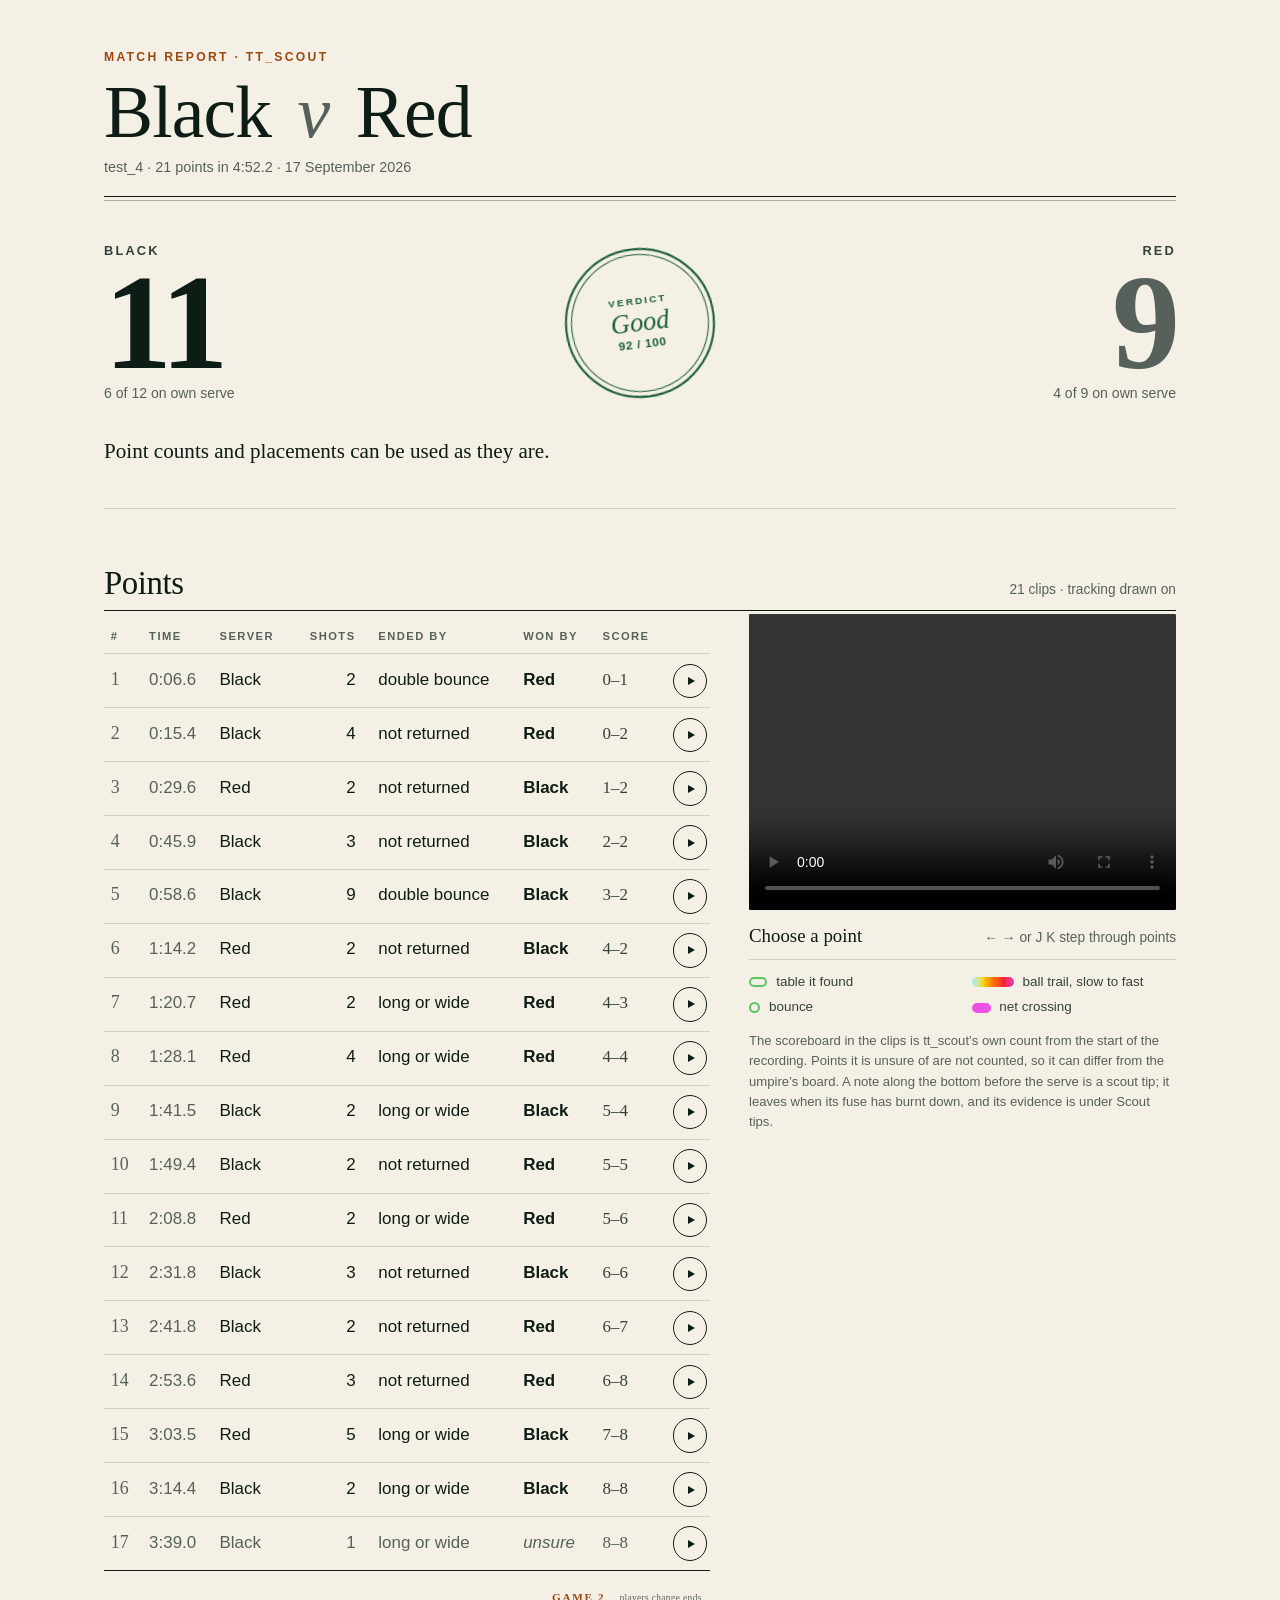
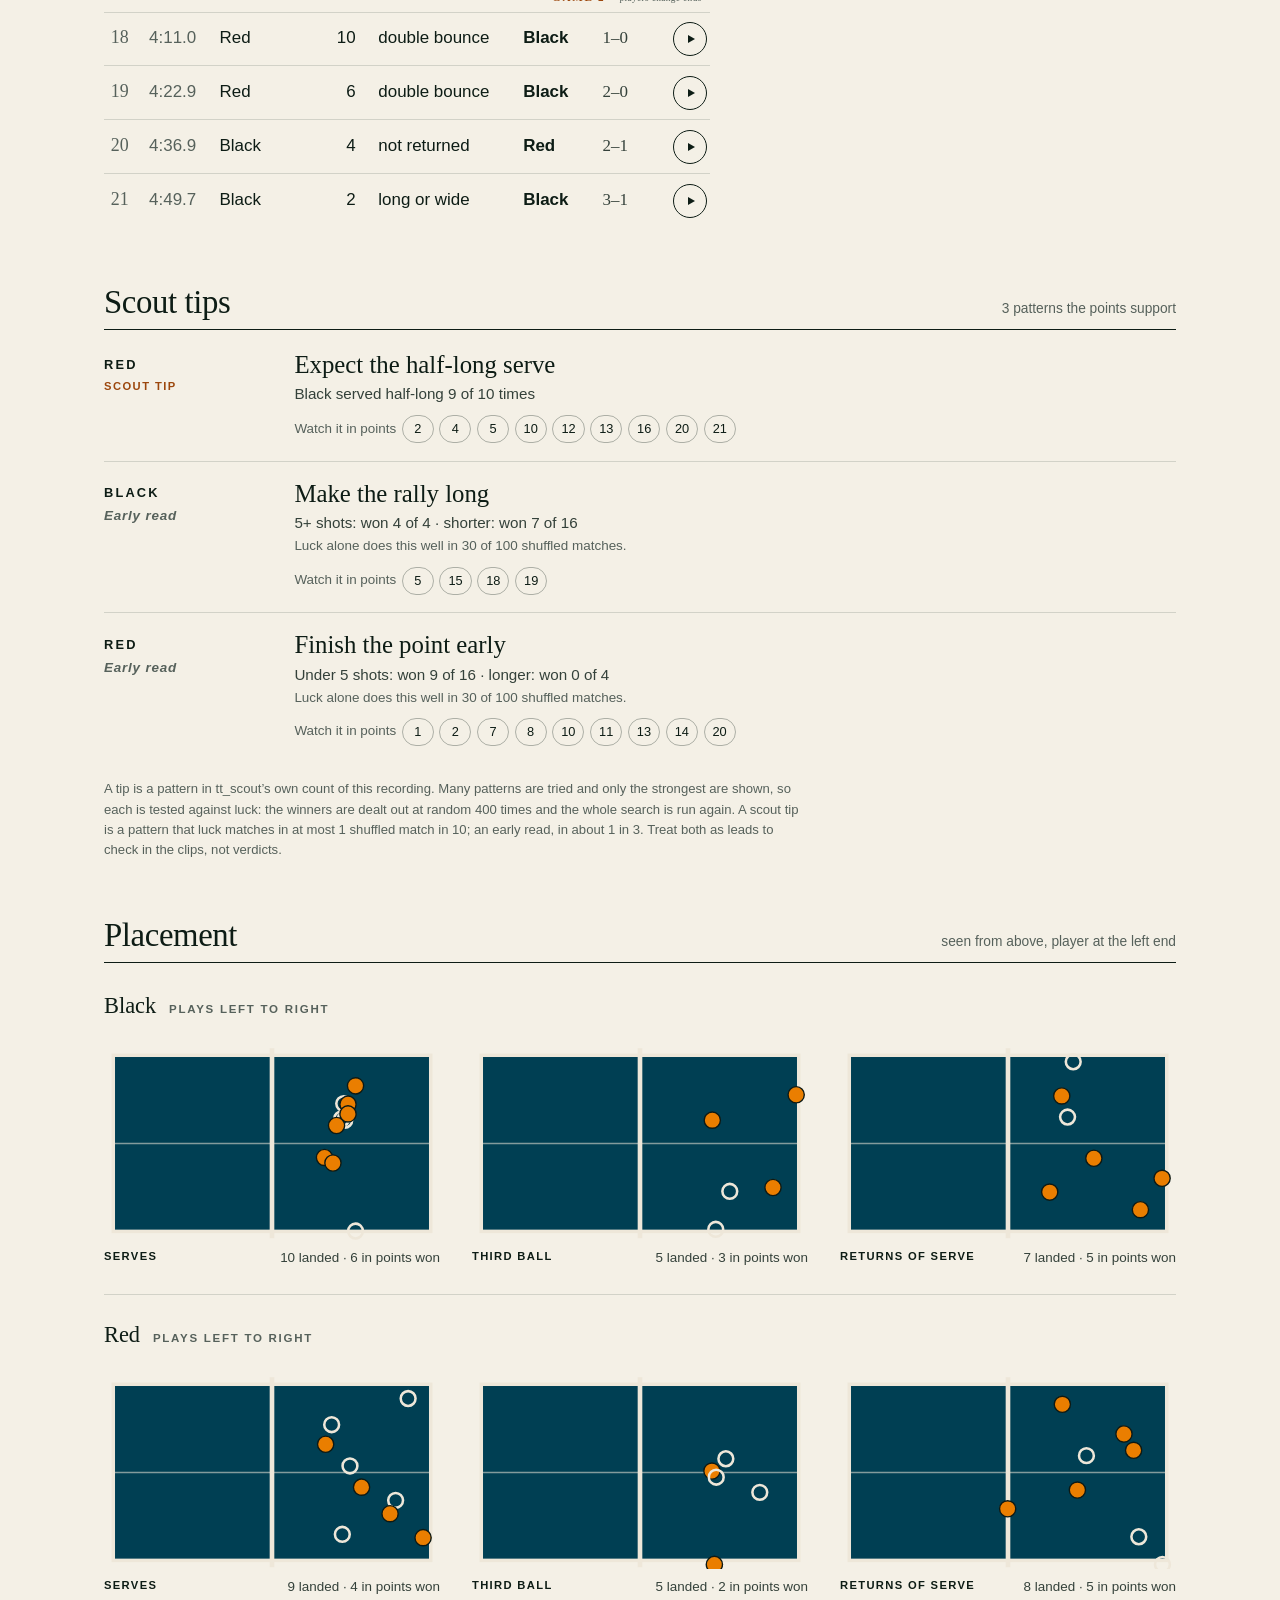
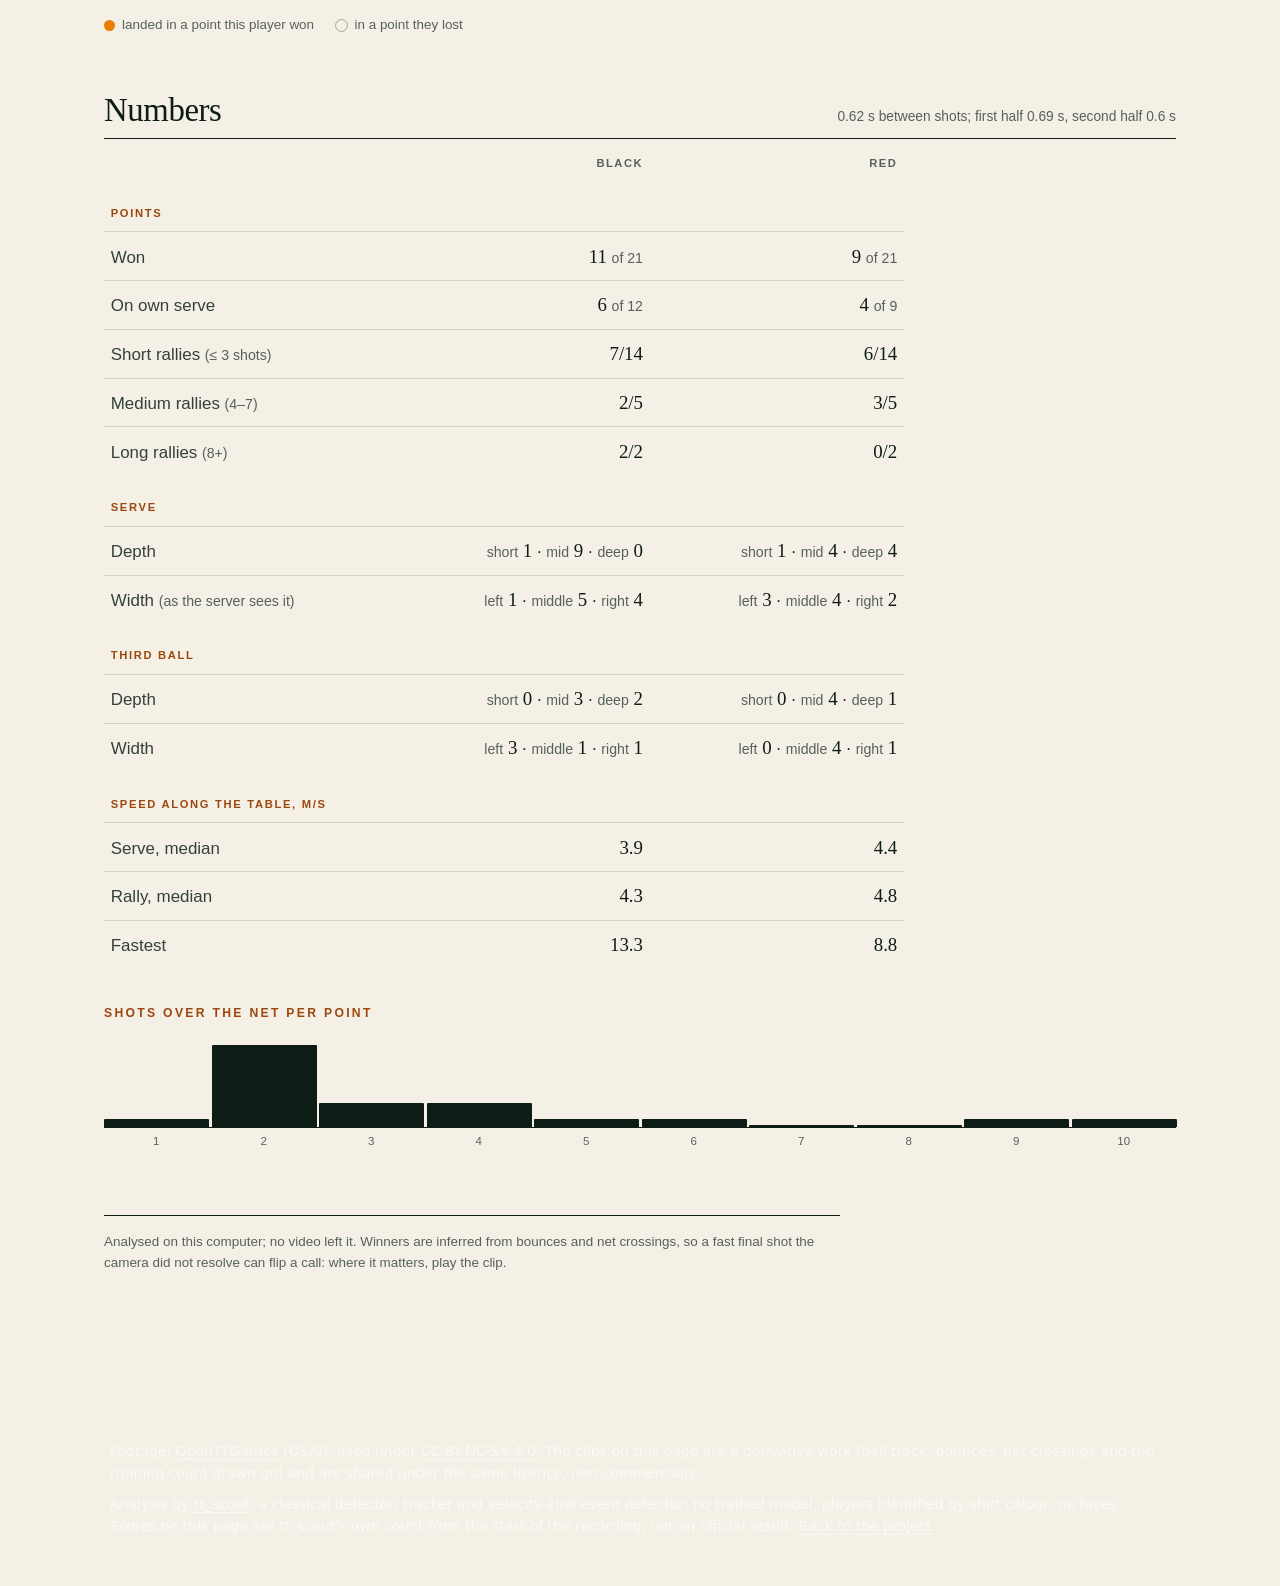
<file: tt-scout/report.html>
<!doctype html><html lang="en"><head><meta charset="utf-8"><meta name="viewport" content="width=device-width,initial-scale=1"><title>Black v Red - test_4</title><style>
:root{
  color-scheme:light dark;
  --paper:oklch(95.5% 0.014 85); --paper-2:oklch(92% 0.02 85); --ink:oklch(21% 0.025 165); --ink-2:oklch(36% 0.02 165); --ink-3:oklch(48% 0.016 165);
  --table:oklch(34% 0.07 225); --table-line:oklch(93% 0.02 85); --ball:oklch(70% 0.17 58); --rust:oklch(50% 0.13 48);
  --good:oklch(43% 0.09 155); --care:oklch(54% 0.12 78); --bad:oklch(48% 0.16 28);
  --line:color-mix(in oklch, var(--ink) 14%, transparent); --line-2:color-mix(in oklch, var(--ink) 30%, transparent);
  --serif:'Fraunces','Iowan Old Style','Palatino Linotype',Palatino,Georgia,serif;
  --sans:'Manrope','Avenir Next','Segoe UI','Helvetica Neue',Arial,sans-serif;
  --ease:cubic-bezier(.16,1,.3,1); --gutter:clamp(1.1rem,4.5vw,3.5rem);
}
@media (prefers-color-scheme:dark){:root{
  --paper:oklch(19.5% 0.02 165); --paper-2:oklch(24% 0.024 165); --ink:oklch(93% 0.016 85); --ink-2:oklch(80% 0.016 85); --ink-3:oklch(68% 0.014 85);
  --table:oklch(40% 0.075 225); --ball:oklch(76% 0.16 60); --rust:oklch(78% 0.11 62);
  --good:oklch(76% 0.11 155); --care:oklch(80% 0.12 82); --bad:oklch(72% 0.14 30);
}}
*,*::before,*::after{box-sizing:border-box}
html{-webkit-text-size-adjust:100%}
body{margin:0;background:var(--paper);color:var(--ink);font-family:var(--sans);font-size:clamp(.97rem,.93rem + .2vw,1.06rem);line-height:1.55;
  -webkit-font-smoothing:antialiased;font-variant-numeric:lining-nums}
.wrap{max-width:74rem;margin:0 auto;padding:clamp(1.5rem,4vw,3rem) var(--gutter) 4rem}
h1,h2{font-family:var(--serif);font-weight:400;margin:0;letter-spacing:-.012em}
.kicker{font-size:.76rem;font-weight:600;letter-spacing:.19em;text-transform:uppercase;color:var(--rust);margin:0}
.sr{position:absolute;width:1px;height:1px;overflow:hidden;clip:rect(0 0 0 0);white-space:nowrap}
a{color:var(--rust);text-underline-offset:.18em;text-decoration-thickness:1px}
:focus-visible{outline:2px solid var(--ball);outline-offset:3px;border-radius:2px}

/* masthead */
.mast{border-bottom:1.5px solid var(--ink);padding-bottom:1.1rem;position:relative}
.mast::after{content:"";position:absolute;left:0;right:0;bottom:-5px;border-bottom:1px solid var(--line-2)}
.mast h1{font-size:clamp(2.3rem,1.2rem + 5vw,4.6rem);line-height:.98;margin:.55rem 0 .5rem;font-variation-settings:"opsz" 144;overflow-wrap:anywhere}
.mast h1 i{font-style:italic;font-weight:300;color:var(--ink-3);padding:0 .12em}
.meta{margin:0;color:var(--ink-3);font-size:.9rem}

/* scoreline: the score set as type, the verdict as an inked stamp */
.score{display:grid;grid-template-columns:1fr auto 1fr;align-items:center;gap:clamp(1rem,4vw,3.5rem);padding:clamp(1.6rem,4vw,2.8rem) 0 clamp(1.2rem,3vw,2rem)}
.side{display:grid;gap:.15rem;min-width:0}
.side.r{text-align:right}
.side .name{font-size:.8rem;font-weight:700;letter-spacing:.17em;text-transform:uppercase;color:var(--ink-2);overflow:hidden;text-overflow:ellipsis;white-space:nowrap}
.side .num{font-family:var(--serif);font-size:clamp(4rem,2rem + 9vw,8.5rem);line-height:.86;font-variation-settings:"opsz" 144;letter-spacing:-.03em}
.side .sub{color:var(--ink-3);font-size:.88rem}
.side.won .num{color:var(--ink)} .side:not(.won) .num{color:var(--ink-3)}
.score.unreliable .num{color:var(--ink-3);opacity:.5} .score.unreliable .sub::before{content:"provisional \00b7  ";color:var(--bad);font-weight:600}
.stamp{--c:var(--good);justify-self:center;width:clamp(7.2rem,15vw,9.4rem);aspect-ratio:1;border-radius:50%;display:grid;place-content:center;text-align:center;color:var(--c);
  border:2px solid var(--c);box-shadow:inset 0 0 0 4px var(--paper),inset 0 0 0 5px var(--c);transform:rotate(-7deg);line-height:1.05}
.stamp.degraded{--c:var(--care)} .stamp.unreliable{--c:var(--bad)}
.stamp span{font-size:.62rem;font-weight:700;letter-spacing:.22em;text-transform:uppercase}
.stamp b{font-family:var(--serif);font-weight:400;font-style:italic;font-size:clamp(1.25rem,2.4vw,1.65rem);margin:.18rem 0 .12rem}
.stamp small{font-size:.74rem;font-weight:600;letter-spacing:.06em}
.verdict{display:grid;grid-template-columns:minmax(0,38rem);gap:.5rem;padding-bottom:clamp(1.6rem,4vw,2.6rem);border-bottom:1px solid var(--line)}
.verdict p{margin:0;font-family:var(--serif);font-size:clamp(1.1rem,1rem + .45vw,1.32rem);line-height:1.38;font-variation-settings:"opsz" 30}
.verdict ul{margin:.2rem 0 0;padding-left:1.1rem;color:var(--ink-2);font-size:.92rem} .verdict li{margin:.15rem 0}
.verdict .note{color:var(--ink-3);font-size:.86rem;font-family:var(--sans)}

/* sections */
section{padding-top:clamp(2.2rem,5vw,3.6rem)}
.head{display:flex;align-items:baseline;justify-content:space-between;gap:1rem;border-bottom:1.5px solid var(--ink);padding-bottom:.6rem;margin-bottom:.2rem}
.head h2{font-size:clamp(1.5rem,1.2rem + 1.2vw,2.05rem);line-height:1.05}
.head span{color:var(--ink-3);font-size:.86rem;text-align:right}

/* ledger + player */
.points{display:grid;gap:clamp(1.2rem,3vw,2.4rem);grid-template-columns:minmax(0,1fr)}
.points>*{min-width:0} .ledger{overflow-x:auto;-webkit-overflow-scrolling:touch}
@media (min-width:62rem){.points{grid-template-columns:minmax(0,1.42fr) minmax(0,1fr);align-items:start}.stage{position:sticky;top:1.2rem;order:2}}
table{border-collapse:collapse;width:100%;font-variant-numeric:tabular-nums lining-nums}
th{font-size:.7rem;font-weight:700;letter-spacing:.13em;text-transform:uppercase;color:var(--ink-3);text-align:left;padding:.85rem .42rem .5rem;white-space:nowrap}
td{padding:.58rem .42rem;border-top:1px solid var(--line);vertical-align:baseline}
.ledger td,.ledger th{white-space:nowrap} .ledger td:last-child,.ledger th:last-child{width:2.6rem;padding-right:.2rem;text-align:right}
.ledger tbody tr{transition:background .18s var(--ease)}
.ledger tbody tr:hover{background:color-mix(in oklch, var(--ink) 5%, transparent)}
.ledger tr[aria-current="true"]{background:color-mix(in oklch, var(--ball) 15%, transparent)}
.ledger td:first-child{font-family:var(--serif);font-size:1.12rem;color:var(--ink-3);width:2.4rem;position:relative}
.ledger tr[aria-current="true"] td:first-child{color:var(--ink)}
.ledger tr[aria-current="true"] td:first-child::before{content:"";position:absolute;left:-.55rem;top:50%;width:.5rem;height:.5rem;border-radius:50%;background:var(--ball);transform:translateY(-50%)}
.ledger .won{font-weight:700} .ledger .unsure td{color:var(--ink-3)} .ledger .unsure .won{font-weight:500;font-style:italic}
.ledger .sc{font-family:var(--serif);color:var(--ink-2)} .ledger tr.game td{padding:1.1rem .55rem .35rem;border-top:1.5px solid var(--ink);font-size:.7rem;font-weight:700;letter-spacing:.15em;text-transform:uppercase;color:var(--rust)}
.ledger tr.game small{font-weight:500;letter-spacing:.04em;text-transform:none;color:var(--ink-3);padding-left:.6rem} .ledger tr.game:hover{background:none}
.ledger .t{color:var(--ink-3);white-space:nowrap} .ledger .n{text-align:right;padding-right:1rem}
.ledger td:nth-child(5){white-space:normal;min-width:6.2rem}
.play{font:inherit;font-size:.72rem;font-weight:700;letter-spacing:.13em;text-transform:uppercase;color:var(--ink);background:transparent;border:1.5px solid var(--ink);
  border-radius:999px;padding:.42rem .8rem .42rem .7rem;min-height:2.1rem;cursor:pointer;display:inline-flex;align-items:center;gap:.45rem;white-space:nowrap;
  transition:transform .25s var(--ease),background .2s,color .2s}
.play{width:2.15rem;height:2.15rem;min-height:0;padding:0;justify-content:center;border-radius:50%}
.play span{position:absolute;width:1px;height:1px;overflow:hidden;clip:rect(0 0 0 0)}
.play::before{content:"";border-left:.62em solid currentColor;border-block:.4em solid transparent;margin-left:.16em}
.play:hover{background:var(--ink);color:var(--paper);transform:translateY(-1px)} .play:active{transform:translateY(0) scale(.97)}
tr[aria-current="true"] .play{background:var(--ink);color:var(--paper)}
@media (pointer:coarse){.play{width:2.75rem;height:2.75rem}}
.stage{container-type:inline-size}
/* the picture sits at the top of the player and a 3.5rem strip is left under it (Chrome's control row reaches ~50px up): a browser draws its controls over that strip, not over the
   speed gauge and notes along the bottom of the clip, whenever the clip is paused or hovered */
.stage video{width:100%;aspect-ratio:16/9;background:oklch(14% 0.015 165);display:block;border-radius:2px;object-fit:contain;object-position:50% 0}
@supports (height:1cqw){.stage video{aspect-ratio:auto;height:calc(56.25cqw + 3.5rem)}}
.stage .cap{display:flex;justify-content:space-between;gap:1rem;align-items:baseline;padding:.7rem 0 .55rem;border-bottom:1px solid var(--line);min-height:2.6rem}
.stage .cap b{font-family:var(--serif);font-weight:400;font-size:1.18rem} .stage .cap span{color:var(--ink-3);font-size:.86rem;text-align:right}
.legend{list-style:none;margin:.7rem 0 0;padding:0;display:grid;grid-template-columns:repeat(auto-fit,minmax(11.5rem,1fr));gap:.3rem 1.2rem;color:var(--ink-2);font-size:.84rem}
.legend li{display:flex;gap:.55rem;align-items:center} .legend i{flex:none;width:1.15rem;height:.62rem;border-radius:999px;border:2px solid var(--k);background:transparent}
.legend i.f{background:var(--k)} .note2{margin:.8rem 0 0;color:var(--ink-3);font-size:.82rem;max-width:34rem} .empty{border:1.5px dashed var(--line-2);border-radius:2px;padding:1.4rem;color:var(--ink-2);font-size:.93rem}
.empty code{font-size:.86em}

/* scout tips: a ruled list; the suggestion set as one serif line, the counts under it, the points that show it as small round keys */
.tiplist{list-style:none;margin:0;padding:0}
.tiplist li{display:grid;grid-template-columns:minmax(6.5rem,9.5rem) minmax(0,1fr);column-gap:clamp(1rem,3vw,2.4rem);row-gap:.18rem;padding:1.05rem 0 1.1rem;border-top:1px solid var(--line)}
.tiplist li:first-child{border-top:0}
.tiplist .for{margin:0;grid-row:1/span 3;display:grid;align-content:start;gap:.2rem;padding-top:.3rem}
.tiplist .for b{font-size:.8rem;font-weight:700;letter-spacing:.17em;text-transform:uppercase;overflow:hidden;text-overflow:ellipsis}
.tiplist .for small{font-size:.7rem;font-weight:700;letter-spacing:.13em;text-transform:uppercase;color:var(--rust)}
.tiplist .early .for small{color:var(--ink-3);font-weight:600;font-style:italic;letter-spacing:.06em;text-transform:none;font-size:.84rem}
.tiplist h3{margin:0;font-family:var(--serif);font-weight:400;font-size:clamp(1.22rem,1.05rem + .7vw,1.55rem);line-height:1.2;font-variation-settings:"opsz" 40}
.tiplist .ev{margin:0;color:var(--ink-2);font-size:.95rem;max-width:40rem} .tiplist .ev small{display:block;color:var(--ink-3);font-size:.84rem;padding-top:.1rem}
.tiplist .see{margin:.4rem 0 0;color:var(--ink-3);font-size:.84rem;display:flex;flex-wrap:wrap;gap:.3rem .35rem;align-items:center}
.tiplist .see span{font-variant-numeric:tabular-nums;color:var(--ink-2)} .tiplist .see span + span::before{content:"\00b7";padding-right:.35rem;color:var(--ink-3)}
.go{font:inherit;font-size:.8rem;font-variant-numeric:tabular-nums;color:var(--ink);background:transparent;border:1px solid var(--line-2);border-radius:999px;min-width:2rem;height:1.75rem;
  padding:0 .5rem;cursor:pointer;transition:background .2s,color .2s,transform .25s var(--ease)}
.go:hover{background:var(--ink);color:var(--paper);transform:translateY(-1px)} .go:active{transform:none}
.tips .note2{max-width:44rem;margin-top:1rem}
@media (pointer:coarse){.go{min-width:2.75rem;height:2.75rem}}
@media (max-width:34rem){.tiplist li{grid-template-columns:minmax(0,1fr)}.tiplist .for{grid-row:auto;display:flex;gap:.8rem;align-items:baseline;padding-top:0}}

/* placement */
.who{display:grid;gap:1.4rem clamp(1rem,2.5vw,2rem);grid-template-columns:minmax(0,1fr);padding-top:1.4rem}
@media (min-width:44rem){.who{grid-template-columns:repeat(3,minmax(0,1fr))}}
.who + .who{border-top:1px solid var(--line);margin-top:1.6rem}
.who h3{grid-column:1/-1;margin:0;font-family:var(--serif);font-weight:400;font-size:1.4rem;display:flex;gap:.8rem;align-items:baseline}
.who h3 small{font-family:var(--sans);font-size:.72rem;font-weight:700;letter-spacing:.15em;text-transform:uppercase;color:var(--ink-3)}
figure{margin:0} figcaption{display:flex;justify-content:space-between;gap:.6rem;font-size:.84rem;color:var(--ink-2);padding-top:.45rem}
figcaption b{font-weight:700;letter-spacing:.12em;text-transform:uppercase;font-size:.7rem;color:var(--ink)}
svg.tt{width:100%;height:auto;display:block;border-radius:2px}
.key{display:flex;flex-wrap:wrap;gap:.4rem 1.4rem;color:var(--ink-3);font-size:.84rem;padding-top:1.1rem}
.key span{display:inline-flex;align-items:center;gap:.45rem} .key i{width:.68rem;height:.68rem;border-radius:50%;background:var(--ball);display:inline-block}
.key i.o{background:transparent;border:1.5px solid var(--table-line);outline:1px solid var(--line-2)}

/* numbers */
.numbers table{max-width:50rem} .numbers td:first-child{color:var(--ink-2)} .numbers td:not(:first-child),.numbers th:not(:first-child){text-align:right}
.numbers td b{font-family:var(--serif);font-weight:400;font-size:1.18rem} .numbers .grp td{padding-top:1.5rem;border-top:0;font-size:.7rem;font-weight:700;letter-spacing:.15em;text-transform:uppercase;color:var(--rust)}
.numbers small{color:var(--ink-3)}
.rally{display:grid;grid-template-columns:repeat(var(--n),minmax(0,1fr));gap:3px;align-items:end;height:5.2rem;margin-top:1.4rem;border-bottom:1.5px solid var(--ink)}
.rally div{background:var(--ink);min-height:2px;border-radius:1px 1px 0 0;transform-origin:bottom;animation:rise .7s var(--ease) both;animation-delay:calc(var(--i)*35ms + .25s)}
.rally-x{display:grid;grid-template-columns:repeat(var(--n),minmax(0,1fr));gap:3px;font-size:.72rem;color:var(--ink-3);text-align:center;padding-top:.3rem}
.colophon{margin-top:clamp(2.5rem,6vw,4rem);padding-top:1rem;border-top:1.5px solid var(--ink);color:var(--ink-3);font-size:.84rem;max-width:46rem}

/* one orchestrated entrance; transform and opacity only */
@keyframes up{from{opacity:0;transform:translateY(14px)}to{opacity:1;transform:none}}
@keyframes ink{from{opacity:0;transform:rotate(-7deg) scale(1.35)}to{opacity:1;transform:rotate(-7deg) scale(1)}}
@keyframes rise{from{transform:scaleY(0)}to{transform:scaleY(1)}}
.mast,.score .side,.verdict,section{animation:up .8s var(--ease) both}
.score .side{animation-delay:.08s} .score .side.r{animation-delay:.16s} .verdict{animation-delay:.24s} section{animation-delay:.32s}
.stamp{animation:ink .55s var(--ease) .42s both}
@media (prefers-reduced-motion:reduce){*{animation:none!important;transition:none!important}}
@media (max-width:40rem){.ledger .hide-s{display:none}}
@media (max-width:34rem){.score{grid-template-columns:minmax(0,1fr) minmax(0,1fr);row-gap:1.4rem}.stamp{grid-column:1/-1;grid-row:2;justify-self:start}.ledger .hide-xs{display:none}.ledger td,.ledger th{padding-inline:.4rem}.ledger .n{padding-right:.8rem}.play{width:2.75rem;height:2.75rem}}
@media print{.stage,.play,.legend,.tiplist .see{display:none}.points{grid-template-columns:1fr}body{background:#fff;color:#000}*{animation:none!important}}
</style></head><body><div class="wrap"><header class="mast"><p class="kicker">Match report · tt_scout</p><h1>Black <i>v</i> Red</h1><p class="meta">test_4 · 21 points in 4:52.2 · 17 September 2026</p></header><div class="score good"><div class="side won"><span class="name">Black</span><b class="num">11</b><span class="sub">6 of 12 on own serve</span></div><div class="stamp good" role="img" aria-label="Confidence Good, 92 of 100"><span>Verdict</span><b>Good</b><small>92 / 100</small></div><div class="side r"><span class="name">Red</span><b class="num">9</b><span class="sub">4 of 9 on own serve</span></div></div><div class="verdict"><p>Point counts and placements can be used as they are.</p></div><section><div class="head"><h2>Points</h2><span>21 clips · tracking drawn on</span></div><div class="points"><aside class="stage" aria-label="Clip player"><video id="v" controls playsinline preload="metadata" src="clips/point_001.mp4#t=0.1"></video><div class="cap"><b id="cap">Choose a point</b><span id="sub">← → or J K step through points</span></div><ul class="legend"><li><i style="--k:oklch(74% 0.17 145)"></i>table it found</li><li><i class="f" style="--k:oklch(86% 0.17 95);background:linear-gradient(90deg,oklch(90% 0.08 200),oklch(88% 0.18 100),oklch(70% 0.19 50),oklch(62% 0.24 25),oklch(65% 0.25 340));border:0;width:2.6rem"></i>ball trail, slow to fast</li><li><i style="--k:oklch(74% 0.17 145);border-radius:50%;width:.7rem;height:.7rem"></i>bounce</li><li><i class="f" style="--k:oklch(70% 0.25 330)"></i>net crossing</li></ul><p class="note2">The scoreboard in the clips is tt_scout’s own count from the start of the recording. Points it is unsure of are not counted, so it can differ from the umpire’s board. A note along the bottom before the serve is a scout tip; it leaves when its fuse has burnt down, and its evidence is under Scout tips.</p></aside><div class="ledger"><table><caption class="sr">Every point: time, server, shots over the net, how it ended, who won</caption><thead><tr><th>#</th><th class="hide-xs">Time</th><th>Server</th><th class="n">Shots</th><th class="hide-s">Ended by</th><th>Won by</th><th title="Black–Red, counted by tt_scout">Score</th><th><span class="sr">Clip</span></th></tr></thead><tbody><tr data-clip="clips/point_001.mp4" data-id="1" data-cap="Point 1 · Black serving" data-sub="2 shots · won by Red"><td>1</td><td class="t hide-xs">0:06.6</td><td>Black</td><td class="n">2</td><td class="hide-s">double bounce</td><td class="won">Red</td><td class="sc">0–1</td><td><button class="play" type="button" aria-label="Play point 1"><span>Play</span></button></td></tr><tr data-clip="clips/point_002.mp4" data-id="2" data-cap="Point 2 · Black serving" data-sub="4 shots · won by Red"><td>2</td><td class="t hide-xs">0:15.4</td><td>Black</td><td class="n">4</td><td class="hide-s">not returned</td><td class="won">Red</td><td class="sc">0–2</td><td><button class="play" type="button" aria-label="Play point 2"><span>Play</span></button></td></tr><tr data-clip="clips/point_003.mp4" data-id="3" data-cap="Point 3 · Red serving" data-sub="2 shots · won by Black"><td>3</td><td class="t hide-xs">0:29.6</td><td>Red</td><td class="n">2</td><td class="hide-s">not returned</td><td class="won">Black</td><td class="sc">1–2</td><td><button class="play" type="button" aria-label="Play point 3"><span>Play</span></button></td></tr><tr data-clip="clips/point_004.mp4" data-id="4" data-cap="Point 4 · Black serving" data-sub="3 shots · won by Black"><td>4</td><td class="t hide-xs">0:45.9</td><td>Black</td><td class="n">3</td><td class="hide-s">not returned</td><td class="won">Black</td><td class="sc">2–2</td><td><button class="play" type="button" aria-label="Play point 4"><span>Play</span></button></td></tr><tr data-clip="clips/point_005.mp4" data-id="5" data-cap="Point 5 · Black serving" data-sub="9 shots · won by Black"><td>5</td><td class="t hide-xs">0:58.6</td><td>Black</td><td class="n">9</td><td class="hide-s">double bounce</td><td class="won">Black</td><td class="sc">3–2</td><td><button class="play" type="button" aria-label="Play point 5"><span>Play</span></button></td></tr><tr data-clip="clips/point_006.mp4" data-id="6" data-cap="Point 6 · Red serving" data-sub="2 shots · won by Black"><td>6</td><td class="t hide-xs">1:14.2</td><td>Red</td><td class="n">2</td><td class="hide-s">not returned</td><td class="won">Black</td><td class="sc">4–2</td><td><button class="play" type="button" aria-label="Play point 6"><span>Play</span></button></td></tr><tr data-clip="clips/point_007.mp4" data-id="7" data-cap="Point 7 · Red serving" data-sub="2 shots · won by Red"><td>7</td><td class="t hide-xs">1:20.7</td><td>Red</td><td class="n">2</td><td class="hide-s">long or wide</td><td class="won">Red</td><td class="sc">4–3</td><td><button class="play" type="button" aria-label="Play point 7"><span>Play</span></button></td></tr><tr data-clip="clips/point_008.mp4" data-id="8" data-cap="Point 8 · Red serving" data-sub="4 shots · won by Red"><td>8</td><td class="t hide-xs">1:28.1</td><td>Red</td><td class="n">4</td><td class="hide-s">long or wide</td><td class="won">Red</td><td class="sc">4–4</td><td><button class="play" type="button" aria-label="Play point 8"><span>Play</span></button></td></tr><tr data-clip="clips/point_009.mp4" data-id="9" data-cap="Point 9 · Black serving" data-sub="2 shots · won by Black"><td>9</td><td class="t hide-xs">1:41.5</td><td>Black</td><td class="n">2</td><td class="hide-s">long or wide</td><td class="won">Black</td><td class="sc">5–4</td><td><button class="play" type="button" aria-label="Play point 9"><span>Play</span></button></td></tr><tr data-clip="clips/point_010.mp4" data-id="10" data-cap="Point 10 · Black serving" data-sub="2 shots · won by Red"><td>10</td><td class="t hide-xs">1:49.4</td><td>Black</td><td class="n">2</td><td class="hide-s">not returned</td><td class="won">Red</td><td class="sc">5–5</td><td><button class="play" type="button" aria-label="Play point 10"><span>Play</span></button></td></tr><tr data-clip="clips/point_011.mp4" data-id="11" data-cap="Point 11 · Red serving" data-sub="2 shots · won by Red"><td>11</td><td class="t hide-xs">2:08.8</td><td>Red</td><td class="n">2</td><td class="hide-s">long or wide</td><td class="won">Red</td><td class="sc">5–6</td><td><button class="play" type="button" aria-label="Play point 11"><span>Play</span></button></td></tr><tr data-clip="clips/point_012.mp4" data-id="12" data-cap="Point 12 · Black serving" data-sub="3 shots · won by Black"><td>12</td><td class="t hide-xs">2:31.8</td><td>Black</td><td class="n">3</td><td class="hide-s">not returned</td><td class="won">Black</td><td class="sc">6–6</td><td><button class="play" type="button" aria-label="Play point 12"><span>Play</span></button></td></tr><tr data-clip="clips/point_013.mp4" data-id="13" data-cap="Point 13 · Black serving" data-sub="2 shots · won by Red"><td>13</td><td class="t hide-xs">2:41.8</td><td>Black</td><td class="n">2</td><td class="hide-s">not returned</td><td class="won">Red</td><td class="sc">6–7</td><td><button class="play" type="button" aria-label="Play point 13"><span>Play</span></button></td></tr><tr data-clip="clips/point_014.mp4" data-id="14" data-cap="Point 14 · Red serving" data-sub="3 shots · won by Red"><td>14</td><td class="t hide-xs">2:53.6</td><td>Red</td><td class="n">3</td><td class="hide-s">not returned</td><td class="won">Red</td><td class="sc">6–8</td><td><button class="play" type="button" aria-label="Play point 14"><span>Play</span></button></td></tr><tr data-clip="clips/point_015.mp4" data-id="15" data-cap="Point 15 · Red serving" data-sub="5 shots · won by Black"><td>15</td><td class="t hide-xs">3:03.5</td><td>Red</td><td class="n">5</td><td class="hide-s">long or wide</td><td class="won">Black</td><td class="sc">7–8</td><td><button class="play" type="button" aria-label="Play point 15"><span>Play</span></button></td></tr><tr data-clip="clips/point_016.mp4" data-id="16" data-cap="Point 16 · Black serving" data-sub="2 shots · won by Black"><td>16</td><td class="t hide-xs">3:14.4</td><td>Black</td><td class="n">2</td><td class="hide-s">long or wide</td><td class="won">Black</td><td class="sc">8–8</td><td><button class="play" type="button" aria-label="Play point 16"><span>Play</span></button></td></tr><tr class=unsure data-clip="clips/point_017.mp4" data-id="17" data-cap="Point 17 · Black serving" data-sub="1 shots · winner unsure"><td>17</td><td class="t hide-xs">3:39.0</td><td>Black</td><td class="n">1</td><td class="hide-s">long or wide</td><td class="won">unsure</td><td class="sc">8–8</td><td><button class="play" type="button" aria-label="Play point 17"><span>Play</span></button></td></tr><tr class="game"><td colspan="8">Game 2 <small>players change ends</small></td></tr><tr data-clip="clips/point_018.mp4" data-id="18" data-cap="Point 18 · Red serving" data-sub="10 shots · won by Black"><td>18</td><td class="t hide-xs">4:11.0</td><td>Red</td><td class="n">10</td><td class="hide-s">double bounce</td><td class="won">Black</td><td class="sc">1–0</td><td><button class="play" type="button" aria-label="Play point 18"><span>Play</span></button></td></tr><tr data-clip="clips/point_019.mp4" data-id="19" data-cap="Point 19 · Red serving" data-sub="6 shots · won by Black"><td>19</td><td class="t hide-xs">4:22.9</td><td>Red</td><td class="n">6</td><td class="hide-s">double bounce</td><td class="won">Black</td><td class="sc">2–0</td><td><button class="play" type="button" aria-label="Play point 19"><span>Play</span></button></td></tr><tr data-clip="clips/point_020.mp4" data-id="20" data-cap="Point 20 · Black serving" data-sub="4 shots · won by Red"><td>20</td><td class="t hide-xs">4:36.9</td><td>Black</td><td class="n">4</td><td class="hide-s">not returned</td><td class="won">Red</td><td class="sc">2–1</td><td><button class="play" type="button" aria-label="Play point 20"><span>Play</span></button></td></tr><tr data-clip="clips/point_021.mp4" data-id="21" data-cap="Point 21 · Black serving" data-sub="2 shots · won by Black"><td>21</td><td class="t hide-xs">4:49.7</td><td>Black</td><td class="n">2</td><td class="hide-s">long or wide</td><td class="won">Black</td><td class="sc">3–1</td><td><button class="play" type="button" aria-label="Play point 21"><span>Play</span></button></td></tr></tbody></table></div></div></section><section class="tips"><div class="head"><h2>Scout tips</h2><span>3 patterns the points support</span></div><ol class="tiplist"><li class="tip"><p class="for"><b>Red</b><small>Scout tip</small></p><h3>Expect the half-long serve</h3><p class="ev">Black served half-long 9 of 10 times</p><p class="see">Watch it in points <button class="go" type="button" data-go="2" aria-label="Play point 2">2</button><button class="go" type="button" data-go="4" aria-label="Play point 4">4</button><button class="go" type="button" data-go="5" aria-label="Play point 5">5</button><button class="go" type="button" data-go="10" aria-label="Play point 10">10</button><button class="go" type="button" data-go="12" aria-label="Play point 12">12</button><button class="go" type="button" data-go="13" aria-label="Play point 13">13</button><button class="go" type="button" data-go="16" aria-label="Play point 16">16</button><button class="go" type="button" data-go="20" aria-label="Play point 20">20</button><button class="go" type="button" data-go="21" aria-label="Play point 21">21</button></p></li><li class="early"><p class="for"><b>Black</b><small>Early read</small></p><h3>Make the rally long</h3><p class="ev">5+ shots: won 4 of 4 · shorter: won 7 of 16<small>Luck alone does this well in 30 of 100 shuffled matches.</small></p><p class="see">Watch it in points <button class="go" type="button" data-go="5" aria-label="Play point 5">5</button><button class="go" type="button" data-go="15" aria-label="Play point 15">15</button><button class="go" type="button" data-go="18" aria-label="Play point 18">18</button><button class="go" type="button" data-go="19" aria-label="Play point 19">19</button></p></li><li class="early"><p class="for"><b>Red</b><small>Early read</small></p><h3>Finish the point early</h3><p class="ev">Under 5 shots: won 9 of 16 · longer: won 0 of 4<small>Luck alone does this well in 30 of 100 shuffled matches.</small></p><p class="see">Watch it in points <button class="go" type="button" data-go="1" aria-label="Play point 1">1</button><button class="go" type="button" data-go="2" aria-label="Play point 2">2</button><button class="go" type="button" data-go="7" aria-label="Play point 7">7</button><button class="go" type="button" data-go="8" aria-label="Play point 8">8</button><button class="go" type="button" data-go="10" aria-label="Play point 10">10</button><button class="go" type="button" data-go="11" aria-label="Play point 11">11</button><button class="go" type="button" data-go="13" aria-label="Play point 13">13</button><button class="go" type="button" data-go="14" aria-label="Play point 14">14</button><button class="go" type="button" data-go="20" aria-label="Play point 20">20</button></p></li></ol><p class="note2">A tip is a pattern in tt_scout’s own count of this recording. Many patterns are tried and only the strongest are shown, so each is tested against luck: the winners are dealt out at random 400 times and the whole search is run again. A scout tip is a pattern that luck matches in at most 1 shuffled match in 10; an early read, in about 1 in 3. Treat both as leads to check in the clips, not verdicts.</p></section><section><div class="head"><h2>Placement</h2><span>seen from above, player at the left end</span></div><div class="who"><h3>Black<small>plays left to right</small></h3><figure><svg class="tt" viewBox="-8 -8 290 168" role="img" aria-label="10 landing positions"><rect x="0" y="0" width="274" height="152" fill="var(--table)" stroke="var(--table-line)" stroke-width="3"/><line x1="137" y1="-6" x2="137" y2="158" stroke="var(--table-line)" stroke-width="4"/><line x1="0" y1="76.2" x2="274" y2="76.2" stroke="var(--table-line)" stroke-width="1.2" opacity=".55"/><circle cx="198.9" cy="41.7" r="6.4" fill="none" stroke="var(--table-line)" stroke-width="2.2"/><circle cx="209.1" cy="26.4" r="7" fill="var(--ball)" stroke="oklch(20% 0.02 165)" stroke-width="1.2"/><circle cx="202.6" cy="42.2" r="7" fill="var(--ball)" stroke="oklch(20% 0.02 165)" stroke-width="1.2"/><circle cx="182.3" cy="88.2" r="7" fill="var(--ball)" stroke="oklch(20% 0.02 165)" stroke-width="1.2"/><circle cx="197.2" cy="54.8" r="6.4" fill="none" stroke="var(--table-line)" stroke-width="2.2"/><circle cx="189.6" cy="93.0" r="7" fill="var(--ball)" stroke="oklch(20% 0.02 165)" stroke-width="1.2"/><circle cx="199.8" cy="56.1" r="6.4" fill="none" stroke="var(--table-line)" stroke-width="2.2"/><circle cx="202.6" cy="50.6" r="7" fill="var(--ball)" stroke="oklch(20% 0.02 165)" stroke-width="1.2"/><circle cx="209.1" cy="151.7" r="6.4" fill="none" stroke="var(--table-line)" stroke-width="2.2"/><circle cx="192.7" cy="60.6" r="7" fill="var(--ball)" stroke="oklch(20% 0.02 165)" stroke-width="1.2"/></svg><figcaption><b>Serves</b><span>10 landed · 6 in points won</span></figcaption></figure><figure><svg class="tt" viewBox="-8 -8 290 168" role="img" aria-label="5 landing positions"><rect x="0" y="0" width="274" height="152" fill="var(--table)" stroke="var(--table-line)" stroke-width="3"/><line x1="137" y1="-6" x2="137" y2="158" stroke="var(--table-line)" stroke-width="4"/><line x1="0" y1="76.2" x2="274" y2="76.2" stroke="var(--table-line)" stroke-width="1.2" opacity=".55"/><circle cx="214.5" cy="117.4" r="6.4" fill="none" stroke="var(--table-line)" stroke-width="2.2"/><circle cx="199.4" cy="56.0" r="7" fill="var(--ball)" stroke="oklch(20% 0.02 165)" stroke-width="1.2"/><circle cx="271.8" cy="34.1" r="7" fill="var(--ball)" stroke="oklch(20% 0.02 165)" stroke-width="1.2"/><circle cx="251.8" cy="114.1" r="7" fill="var(--ball)" stroke="oklch(20% 0.02 165)" stroke-width="1.2"/><circle cx="202.4" cy="150.2" r="6.4" fill="none" stroke="var(--table-line)" stroke-width="2.2"/></svg><figcaption><b>Third ball</b><span>5 landed · 3 in points won</span></figcaption></figure><figure><svg class="tt" viewBox="-8 -8 290 168" role="img" aria-label="7 landing positions"><rect x="0" y="0" width="274" height="152" fill="var(--table)" stroke="var(--table-line)" stroke-width="3"/><line x1="137" y1="-6" x2="137" y2="158" stroke="var(--table-line)" stroke-width="4"/><line x1="0" y1="76.2" x2="274" y2="76.2" stroke="var(--table-line)" stroke-width="1.2" opacity=".55"/><circle cx="211.1" cy="88.9" r="7" fill="var(--ball)" stroke="oklch(20% 0.02 165)" stroke-width="1.2"/><circle cx="270.0" cy="106.2" r="7" fill="var(--ball)" stroke="oklch(20% 0.02 165)" stroke-width="1.2"/><circle cx="193.3" cy="5.6" r="6.4" fill="none" stroke="var(--table-line)" stroke-width="2.2"/><circle cx="188.4" cy="53.3" r="6.4" fill="none" stroke="var(--table-line)" stroke-width="2.2"/><circle cx="183.4" cy="35.1" r="7" fill="var(--ball)" stroke="oklch(20% 0.02 165)" stroke-width="1.2"/><circle cx="251.3" cy="133.3" r="7" fill="var(--ball)" stroke="oklch(20% 0.02 165)" stroke-width="1.2"/><circle cx="173.0" cy="118.1" r="7" fill="var(--ball)" stroke="oklch(20% 0.02 165)" stroke-width="1.2"/></svg><figcaption><b>Returns of serve</b><span>7 landed · 5 in points won</span></figcaption></figure></div><div class="who"><h3>Red<small>plays left to right</small></h3><figure><svg class="tt" viewBox="-8 -8 290 168" role="img" aria-label="9 landing positions"><rect x="0" y="0" width="274" height="152" fill="var(--table)" stroke="var(--table-line)" stroke-width="3"/><line x1="137" y1="-6" x2="137" y2="158" stroke="var(--table-line)" stroke-width="4"/><line x1="0" y1="76.2" x2="274" y2="76.2" stroke="var(--table-line)" stroke-width="1.2" opacity=".55"/><circle cx="243.7" cy="100.2" r="6.4" fill="none" stroke="var(--table-line)" stroke-width="2.2"/><circle cx="254.5" cy="12.3" r="6.4" fill="none" stroke="var(--table-line)" stroke-width="2.2"/><circle cx="238.9" cy="111.7" r="7" fill="var(--ball)" stroke="oklch(20% 0.02 165)" stroke-width="1.2"/><circle cx="214.3" cy="88.8" r="7" fill="var(--ball)" stroke="oklch(20% 0.02 165)" stroke-width="1.2"/><circle cx="267.4" cy="132.4" r="7" fill="var(--ball)" stroke="oklch(20% 0.02 165)" stroke-width="1.2"/><circle cx="183.3" cy="51.8" r="7" fill="var(--ball)" stroke="oklch(20% 0.02 165)" stroke-width="1.2"/><circle cx="197.7" cy="129.5" r="6.4" fill="none" stroke="var(--table-line)" stroke-width="2.2"/><circle cx="188.5" cy="34.9" r="6.4" fill="none" stroke="var(--table-line)" stroke-width="2.2"/><circle cx="204.3" cy="70.5" r="6.4" fill="none" stroke="var(--table-line)" stroke-width="2.2"/></svg><figcaption><b>Serves</b><span>9 landed · 4 in points won</span></figcaption></figure><figure><svg class="tt" viewBox="-8 -8 290 168" role="img" aria-label="5 landing positions"><rect x="0" y="0" width="274" height="152" fill="var(--table)" stroke="var(--table-line)" stroke-width="3"/><line x1="137" y1="-6" x2="137" y2="158" stroke="var(--table-line)" stroke-width="4"/><line x1="0" y1="76.2" x2="274" y2="76.2" stroke="var(--table-line)" stroke-width="1.2" opacity=".55"/><circle cx="199.1" cy="74.9" r="7" fill="var(--ball)" stroke="oklch(20% 0.02 165)" stroke-width="1.2"/><circle cx="201.2" cy="155.5" r="7" fill="var(--ball)" stroke="oklch(20% 0.02 165)" stroke-width="1.2"/><circle cx="240.4" cy="93.3" r="6.4" fill="none" stroke="var(--table-line)" stroke-width="2.2"/><circle cx="202.8" cy="80.2" r="6.4" fill="none" stroke="var(--table-line)" stroke-width="2.2"/><circle cx="211.1" cy="64.3" r="6.4" fill="none" stroke="var(--table-line)" stroke-width="2.2"/></svg><figcaption><b>Third ball</b><span>5 landed · 2 in points won</span></figcaption></figure><figure><svg class="tt" viewBox="-8 -8 290 168" role="img" aria-label="8 landing positions"><rect x="0" y="0" width="274" height="152" fill="var(--table)" stroke="var(--table-line)" stroke-width="3"/><line x1="137" y1="-6" x2="137" y2="158" stroke="var(--table-line)" stroke-width="4"/><line x1="0" y1="76.2" x2="274" y2="76.2" stroke="var(--table-line)" stroke-width="1.2" opacity=".55"/><circle cx="136.7" cy="107.5" r="7" fill="var(--ball)" stroke="oklch(20% 0.02 165)" stroke-width="1.2"/><circle cx="237.1" cy="42.9" r="7" fill="var(--ball)" stroke="oklch(20% 0.02 165)" stroke-width="1.2"/><circle cx="270.3" cy="155.5" r="6.4" fill="none" stroke="var(--table-line)" stroke-width="2.2"/><circle cx="204.7" cy="61.6" r="6.4" fill="none" stroke="var(--table-line)" stroke-width="2.2"/><circle cx="183.9" cy="17.3" r="7" fill="var(--ball)" stroke="oklch(20% 0.02 165)" stroke-width="1.2"/><circle cx="249.9" cy="131.6" r="6.4" fill="none" stroke="var(--table-line)" stroke-width="2.2"/><circle cx="245.4" cy="57.0" r="7" fill="var(--ball)" stroke="oklch(20% 0.02 165)" stroke-width="1.2"/><circle cx="196.9" cy="91.3" r="7" fill="var(--ball)" stroke="oklch(20% 0.02 165)" stroke-width="1.2"/></svg><figcaption><b>Returns of serve</b><span>8 landed · 5 in points won</span></figcaption></figure></div><div class="key"><span><i></i>landed in a point this player won</span><span><i class="o"></i>in a point they lost</span></div></section><section class="numbers"><div class="head"><h2>Numbers</h2><span>0.62 s between shots; first half 0.69 s, second half 0.6 s</span></div><table><thead><tr><th><span class="sr">Measure</span></th><th>Black</th><th>Red</th></tr></thead><tbody><tr class="grp"><td colspan="3">Points</td></tr><tr><td>Won</td><td><b>11</b> <small>of 21</small></td><td><b>9</b> <small>of 21</small></td></tr><tr><td>On own serve</td><td><b>6</b> <small>of 12</small></td><td><b>4</b> <small>of 9</small></td></tr><tr><td>Short rallies <small>(≤ 3 shots)</small></td><td><b>7/14</b></td><td><b>6/14</b></td></tr><tr><td>Medium rallies <small>(4–7)</small></td><td><b>2/5</b></td><td><b>3/5</b></td></tr><tr><td>Long rallies <small>(8+)</small></td><td><b>2/2</b></td><td><b>0/2</b></td></tr><tr class="grp"><td colspan="3">Serve</td></tr><tr><td>Depth</td><td><small>short</small> <b>1</b> · <small>mid</small> <b>9</b> · <small>deep</small> <b>0</b></td><td><small>short</small> <b>1</b> · <small>mid</small> <b>4</b> · <small>deep</small> <b>4</b></td></tr><tr><td>Width <small>(as the server sees it)</small></td><td><small>left</small> <b>1</b> · <small>middle</small> <b>5</b> · <small>right</small> <b>4</b></td><td><small>left</small> <b>3</b> · <small>middle</small> <b>4</b> · <small>right</small> <b>2</b></td></tr><tr class="grp"><td colspan="3">Third ball</td></tr><tr><td>Depth</td><td><small>short</small> <b>0</b> · <small>mid</small> <b>3</b> · <small>deep</small> <b>2</b></td><td><small>short</small> <b>0</b> · <small>mid</small> <b>4</b> · <small>deep</small> <b>1</b></td></tr><tr><td>Width</td><td><small>left</small> <b>3</b> · <small>middle</small> <b>1</b> · <small>right</small> <b>1</b></td><td><small>left</small> <b>0</b> · <small>middle</small> <b>4</b> · <small>right</small> <b>1</b></td></tr><tr class="grp"><td colspan="3">Speed along the table, m/s</td></tr><tr><td>Serve, median</td><td><b>3.9</b></td><td><b>4.4</b></td></tr><tr><td>Rally, median</td><td><b>4.3</b></td><td><b>4.8</b></td></tr><tr><td>Fastest</td><td><b>13.3</b></td><td><b>8.8</b></td></tr></tbody></table><p class="kicker" style="padding-top:2.2rem">Shots over the net per point</p><div class="rally" style="--n:10" role="img" aria-label="Rally lengths: shots over the net per point"><div style="height:10%;--i:0" title="1 points"></div><div style="height:100%;--i:1" title="10 points"></div><div style="height:30%;--i:2" title="3 points"></div><div style="height:30%;--i:3" title="3 points"></div><div style="height:10%;--i:4" title="1 points"></div><div style="height:10%;--i:5" title="1 points"></div><div style="height:0%;--i:6" title="0 points"></div><div style="height:0%;--i:7" title="0 points"></div><div style="height:10%;--i:8" title="1 points"></div><div style="height:10%;--i:9" title="1 points"></div></div><div class="rally-x" style="--n:10"><span>1</span><span>2</span><span>3</span><span>4</span><span>5</span><span>6</span><span>7</span><span>8</span><span>9</span><span>10</span></div></section><p class="colophon">Analysed on this computer; no video left it. Winners are inferred from bounces and net crossings, so a fast final shot the camera did not resolve can flip a call: where it matters, play the clip.</p></div><script>
(function(){
  var v=document.getElementById('v'); if(!v) return;
  var rows=[].slice.call(document.querySelectorAll('.ledger tbody tr[data-clip]')), cap=document.getElementById('cap'), sub=document.getElementById('sub');
  function show(tr){
    rows.forEach(function(r){r.removeAttribute('aria-current')}); tr.setAttribute('aria-current','true');
    cap.textContent=tr.dataset.cap; sub.textContent=tr.dataset.sub; v.src=tr.dataset.clip; v.play().catch(function(){});
  }
  rows.forEach(function(tr){tr.querySelector('.play').addEventListener('click',function(){show(tr)})});
  var calm=window.matchMedia&&window.matchMedia('(prefers-reduced-motion: reduce)').matches;
  [].slice.call(document.querySelectorAll('.go')).forEach(function(b){b.addEventListener('click',function(){
    var tr=rows.filter(function(r){return r.dataset.id===b.dataset.go})[0]; if(!tr) return;
    show(tr); v.scrollIntoView({block:'center',behavior:calm?'auto':'smooth'});
  })});
  v.addEventListener('play',function(){if(!rows.some(function(r){return r.getAttribute('aria-current')==='true'})&&rows[0]){rows[0].setAttribute('aria-current','true');cap.textContent=rows[0].dataset.cap;sub.textContent=rows[0].dataset.sub}});
  document.addEventListener('keydown',function(e){
    if(e.target.tagName==='INPUT'||e.altKey||e.metaKey||e.ctrlKey) return;
    var i=rows.findIndex(function(r){return r.getAttribute('aria-current')==='true'});
    if(e.key==='j'||e.key==='ArrowRight'){if(rows[i+1]){show(rows[i+1]);rows[i+1].scrollIntoView({block:'nearest'})}}
    else if(e.key==='k'||e.key==='ArrowLeft'){if(i>0){show(rows[i-1]);rows[i-1].scrollIntoView({block:'nearest'})}}
  });
})();
</script>
<footer style="max-width:1100px;margin:64px auto 48px;padding:24px 20px 0;border-top:1px solid rgba(255,255,255,.14);font:14px/1.6 ui-sans-serif,system-ui,-apple-system,Segoe UI,Roboto,sans-serif;color:rgba(255,255,255,.62)">
  <p style="margin:0 0 8px">Footage: <a href="https://lab.osai.ai/" style="color:inherit">OpenTTGames</a> (OSAI), used under
  <a href="https://creativecommons.org/licenses/by-nc-sa/4.0/" style="color:inherit">CC BY-NC-SA 4.0</a>. The clips on this page are a derivative work
  (ball track, bounces, net crossings and the running count drawn on) and are shared under the same licence, non-commercially.</p>
  <p style="margin:0">Analysis by <a href="https://pai-88.github.io/" style="color:inherit">tt_scout</a>, a classical detector, tracker and
  velocity-kink event detector: no trained model, players identified by shirt colour, no faces. Scores on this page are tt_scout's own count from the
  start of the recording, not an official result. <a href="https://pai-88.github.io/#work" style="color:inherit">Back to the project</a>.</p>
</footer>
</body></html>
</file>
<file: styles.css>
/* paingheinhtet.com
   Black edition. One family (Archivo) on two widths, one accent, rules instead of cards.
   Colour belongs to the figures; the page itself stays monochrome. */

/* ── Tokens ─────────────────────────────────────────────────────────────── */
:root {
  color-scheme: dark;

  /* hex first for browsers without oklch(); same values, converted */
  --ground: #090807;
  --raise: #12100e;
  --rule: #282623;
  --rule-2: #4b4743;
  --ink: #eeebe4;
  --ink-2: #bbb7af;
  --ink-3: #8f8c84;
  --accent: #e9ae57;
  --accent-ink: #171008;
  --paper: #fbfaf7;

  --font: "Archivo", "Helvetica Neue", Helvetica, Arial, sans-serif;
  --narrow: 72%;                       /* font-stretch for names and headlines */

  --wrap: 74rem;
  --gut: clamp(1.25rem, 4vw, 3rem);
  --col-gap: clamp(1.25rem, 2.4vw, 2.25rem);
  --section: clamp(5rem, 9vw, 8.5rem);

  --ease: cubic-bezier(.16, 1, .3, 1);
}

@supports (color: oklch(0% 0 0)) {
  :root {
    --ground: oklch(13.5% 0.004 70);
    --raise: oklch(17.5% 0.005 70);
    --rule: oklch(27% 0.006 70);
    --rule-2: oklch(40% 0.008 70);
    --ink: oklch(94% 0.010 85);
    --ink-2: oklch(78% 0.012 85);
    --ink-3: oklch(64% 0.012 85);
    --accent: oklch(79% 0.125 75);
    --accent-ink: oklch(18% 0.02 75);
    --paper: oklch(98.5% 0.004 85);
  }
}

/* ── Base ───────────────────────────────────────────────────────────────── */
*, *::before, *::after { box-sizing: border-box; }

html {
  -webkit-text-size-adjust: 100%;
  text-size-adjust: 100%;
  scroll-behavior: smooth;
  scroll-padding-top: 5rem;
}

body {
  margin: 0;
  background: var(--ground);
  color: var(--ink-2);
  font-family: var(--font);
  font-size: 1.0625rem;
  line-height: 1.65;
  font-kerning: normal;
  -webkit-font-smoothing: antialiased;
  -moz-osx-font-smoothing: grayscale;
}

h1, h2, h3, h4, p, dl, dd, ul, figure { margin: 0; }
ul { padding: 0; list-style: none; }
img { display: block; max-width: 100%; height: auto; }
b, strong { font-weight: 650; color: var(--ink); font-variant-numeric: tabular-nums; }

a {
  color: var(--ink);
  text-decoration: underline;
  text-decoration-thickness: 1px;
  text-underline-offset: .22em;
  text-decoration-color: var(--rule-2);
  transition: color .18s var(--ease), text-decoration-color .18s var(--ease);
}
a:hover { color: var(--accent); text-decoration-color: currentColor; }
:focus-visible { outline: 2px solid var(--accent); outline-offset: 3px; border-radius: 2px; }

.wrap { width: min(100% - 2 * var(--gut), var(--wrap)); margin-inline: auto; }

.vh {
  position: absolute; width: 1px; height: 1px; margin: -1px; padding: 0;
  overflow: hidden; clip-path: inset(50%); white-space: nowrap; border: 0;
}

.skip {
  position: absolute; left: var(--gut); top: -4rem; z-index: 50;
  padding: .6rem 1rem; background: var(--accent); color: var(--accent-ink);
  font-weight: 600; text-decoration: none; border-radius: 2px;
}
.skip:focus { top: .75rem; color: var(--accent-ink); }

/* small uppercase label: section headings, ledger groups */
.label {
  font-size: .8125rem;
  font-weight: 600;
  letter-spacing: .14em;
  text-transform: uppercase;
  color: var(--ink-3);
}

/* ── Top bar ────────────────────────────────────────────────────────────── */
.bar {
  position: sticky; top: 0; z-index: 40;
  background: var(--ground);
  border-bottom: 1px solid var(--rule);
}
.bar__in {
  display: flex; align-items: center; gap: 1.5rem;
  min-height: 3.5rem;
}
.bar__name {
  font-weight: 700; font-stretch: 85%; font-size: 1.0625rem;
  letter-spacing: .01em; color: var(--ink); text-decoration: none;
  white-space: nowrap;
}
.bar nav {
  display: flex; gap: clamp(1rem, 2.2vw, 1.9rem);
  margin-left: auto;
  font-size: .9375rem;
}
.bar nav a { color: var(--ink-2); text-decoration: none; white-space: nowrap; padding-block: .9rem; }
.bar nav a:hover { color: var(--accent); }
.bar__cv {
  padding: .4rem .8rem;
  border: 1px solid var(--rule-2); border-radius: 2px;
  font-size: .9375rem; font-weight: 600; color: var(--ink);
  text-decoration: none; white-space: nowrap;
}
.bar__cv span { color: var(--ink-3); font-weight: 500; margin-left: .15em; }
.bar__cv:hover { border-color: var(--accent); }

/* ── Introduction ───────────────────────────────────────────────────────── */
.hero { padding-block: clamp(3.5rem, 9vw, 7.5rem) clamp(3rem, 6vw, 5rem); }

.hero h1 {
  max-width: 17ch;
  font-size: clamp(2.6rem, 1.15rem + 6.1vw, 6rem);
  font-weight: 800;
  font-stretch: var(--narrow);
  line-height: .94;
  letter-spacing: -.012em;
  color: var(--ink);
  text-wrap: balance;
}

.hero__cols {
  display: grid;
  grid-template-columns: repeat(12, minmax(0, 1fr));
  column-gap: var(--col-gap);
  row-gap: 2.5rem;
  margin-top: clamp(2.25rem, 4.5vw, 3.75rem);
}
.hero__text { grid-column: 1 / span 7; }
.hero__facts { grid-column: 9 / span 4; align-self: start; }

.lead { font-size: clamp(1.125rem, 1rem + .5vw, 1.3125rem); line-height: 1.55; color: var(--ink); max-width: 38ch; }
.avail { margin-top: 1.1rem; max-width: 46ch; }

.actions { display: flex; flex-wrap: wrap; align-items: center; gap: .9rem 1.6rem; margin-top: 2rem; }
.btn {
  display: inline-block; padding: .7rem 1.15rem;
  background: var(--accent); color: var(--accent-ink);
  font-weight: 650; text-decoration: none; border-radius: 2px;
  transition: transform .18s var(--ease), background-color .18s var(--ease);
}
.btn:hover { color: var(--accent-ink); transform: translateY(-1px); }
.btn:active { transform: translateY(0); }

/* key facts, read like the header block of a datasheet */
.kv > div {
  display: grid; grid-template-columns: 7.25rem minmax(0, 1fr); column-gap: 1rem;
  padding-block: .62rem;
  border-top: 1px solid var(--rule);
}
.kv > div:last-child { border-bottom: 1px solid var(--rule); }
.kv dt { font-size: .8125rem; line-height: 1.55; padding-top: .12rem; color: var(--ink-3); }
.kv dd { font-size: .9375rem; line-height: 1.5; color: var(--ink-2); }
.hero__facts dd { color: var(--ink); }

/* page load: one staggered rise, nothing else moves on its own */
@media (prefers-reduced-motion: no-preference) {
  .hero h1, .hero__text, .hero__facts { animation: rise .8s var(--ease) both; }
  .hero__text { animation-delay: .09s; }
  .hero__facts { animation-delay: .18s; }
  @keyframes rise { from { opacity: 0; transform: translateY(14px); } }
}

/* ── The stripe figure ──────────────────────────────────────────────────── */
.band { padding-bottom: var(--section); }
.band__axis {
  position: relative; height: 2.1rem;
  font-size: .8125rem; color: var(--ink-3); font-variant-numeric: tabular-nums;
}
.band__axis span { position: absolute; bottom: .55rem; white-space: nowrap; }
.band__low { left: var(--gut); }
.band__high { right: var(--gut); }
.band__mark { padding-left: .55rem; color: var(--ink-2); }
.band__mark i { font-style: normal; }
.band__mark::before {
  content: ""; position: absolute; left: 0; bottom: -.55rem;
  width: 1px; height: 1.75rem; background: var(--ink-2);
}
.band__img {
  width: 100%; height: clamp(6.5rem, 15vw, 12.5rem);
  image-rendering: pixelated; image-rendering: crisp-edges;
}
.band figcaption {
  margin-top: 1.1rem; max-width: 62ch;
  font-size: .9375rem; line-height: 1.6; color: var(--ink-3);
}
.band figcaption.wrap { max-width: none; }
.band figcaption span { display: block; max-width: 62ch; }

/* ── Sections ───────────────────────────────────────────────────────────── */
.section { padding-bottom: var(--section); }
.section__head {
  display: flex; flex-wrap: wrap; align-items: baseline; justify-content: space-between;
  gap: .9rem 2.5rem;
  padding-bottom: 1.1rem;
}

/* the square that opens every status line */
.mark {
  display: inline-block; width: .6rem; height: .6rem; margin-right: .6rem;
  background: var(--accent); vertical-align: .02em; flex: none;
}

.status {
  display: flex; align-items: baseline;
  font-size: .9375rem; font-weight: 600; line-height: 1.45; color: var(--ink);
}
.status .mark { position: relative; top: -.02em; }

/* ── Selected work ──────────────────────────────────────────────────────── */
.work {
  padding-block: clamp(2.5rem, 5vw, 4rem) clamp(3.5rem, 7vw, 6rem);
  border-top: 1px solid var(--rule-2);
}
.work:last-child { padding-bottom: 0; }
.work:first-of-type { border-top: 0; padding-top: 0; }

.work__head {
  display: grid;
  grid-template-columns: repeat(12, minmax(0, 1fr));
  column-gap: var(--col-gap);
  row-gap: 1rem;
  align-items: end;
}
.work__name {
  grid-column: 1 / span 5;
  font-size: clamp(2.5rem, 1.5rem + 3.8vw, 4.75rem);
  font-weight: 800;
  font-stretch: var(--narrow);
  line-height: .92;
  letter-spacing: -.01em;
  color: var(--ink);
}
.work__intro { grid-column: 6 / span 7; padding-bottom: .35rem; }
.work__what {
  font-size: clamp(1.0625rem, 1rem + .35vw, 1.25rem); line-height: 1.4;
  font-weight: 500; color: var(--ink); max-width: 44ch; text-wrap: balance;
}
.work__intro .status { margin-top: .7rem; }

.work__body {
  display: grid;
  grid-template-columns: repeat(12, minmax(0, 1fr));
  column-gap: var(--col-gap);
  row-gap: clamp(2rem, 4vw, 3rem);
  margin-top: clamp(2rem, 4vw, 3.25rem);
}
.work__summary { max-width: 58ch; }
.work__more { margin-top: 1.6rem; }

.links { display: flex; flex-wrap: wrap; gap: .5rem 1.6rem; font-weight: 600; }
.links a::after { content: "\2009\2192"; color: var(--accent); }
.tools { margin-top: .9rem; font-size: .8125rem; line-height: 1.55; color: var(--ink-3); max-width: 58ch; }

/* figure beside the text */
.work--side .work__text { grid-column: 1 / span 5; }
.work--side .work__figs { grid-column: 6 / span 7; align-self: start; position: sticky; top: 5.25rem; }
.work--side .kv { margin-top: 1.9rem; }

/* figure below, text and facts side by side above it */
.work--wide .work__text { grid-column: 1 / span 5; }
.work--wide .kv { grid-column: 6 / span 7; align-self: start; }
.work--wide .work__figs {
  grid-column: 1 / -1;
  display: grid; grid-template-columns: repeat(auto-fit, minmax(min(100%, 22rem), 1fr));
  gap: var(--col-gap); align-items: start;
}

/* ── Figures ────────────────────────────────────────────────────────────── */
.fig img, .fig video { width: 100%; height: auto; display: block; }
.work--wide .work__figs .fig--wide { grid-column: 1 / -1; }
.fig figcaption {
  margin-top: .8rem; max-width: 62ch;
  font-size: .8125rem; line-height: 1.55; color: var(--ink-3);
}
/* plots and dataset figures: white plates, like figures in a paper */
.fig--plate .fig__in { background: var(--paper); padding: clamp(.6rem, 1.6vw, 1.25rem); border-radius: 2px; }
/* video frames keep a hairline so dark footage has an edge */
.fig--frame .fig__in { border: 1px solid var(--rule-2); border-radius: 2px; overflow: hidden; }
/* renders float on the ground, no frame */
.fig--render .fig__in { padding-inline: clamp(0rem, 2vw, 1.5rem); }

/* ── More work: a ledger ────────────────────────────────────────────────── */
.ledger__group { padding-block: 2.25rem .9rem; }
.ledger__group:first-child { padding-top: .5rem; }

.row {
  display: grid;
  grid-template-columns: repeat(12, minmax(0, 1fr));
  column-gap: var(--col-gap);
  row-gap: 1.1rem;
  padding-block: clamp(1.6rem, 3vw, 2.4rem);
  border-top: 1px solid var(--rule);
  align-items: start;
}
.row__id { grid-column: 1 / span 3; }
.row__name {
  font-size: clamp(1.5rem, 1.2rem + 1vw, 1.9rem);
  font-weight: 750; font-stretch: var(--narrow);
  line-height: 1.02; color: var(--ink);
}
.row__what { margin-top: .5rem; font-size: .9375rem; line-height: 1.45; color: var(--ink-3); max-width: 26ch; }
.row__text { grid-column: 4 / span 6; }
.row__text > p + p { margin-top: .8rem; }
.row__text .links { margin-top: 1.1rem; }
.row__fig { grid-column: 10 / span 3; }
.row__fig figcaption { margin-top: .5rem; }

/* ── Publication ────────────────────────────────────────────────────────── */
.cite { display: grid; grid-template-columns: repeat(12, minmax(0, 1fr)); column-gap: var(--col-gap); row-gap: 1rem;
  padding-top: clamp(1.6rem, 3vw, 2.4rem); border-top: 1px solid var(--rule); }
.cite__ref { grid-column: 1 / span 7; font-size: clamp(1.125rem, 1rem + .5vw, 1.3125rem); line-height: 1.5; color: var(--ink-2); }
.cite__ref cite { font-style: normal; font-weight: 600; color: var(--ink); }
.cite__note { grid-column: 9 / span 4; font-size: .9375rem; line-height: 1.6; color: var(--ink-3); }

/* ── Background and skills ──────────────────────────────────────────────── */
.time > li {
  display: grid; grid-template-columns: repeat(12, minmax(0, 1fr)); column-gap: var(--col-gap);
  padding-block: 1.25rem; border-top: 1px solid var(--rule);
}
.time > li:last-child { border-bottom: 1px solid var(--rule); }
.time__when { grid-column: 1 / span 2; font-size: .9375rem; color: var(--ink-3); font-variant-numeric: tabular-nums; }
.time__what { grid-column: 3 / span 5; font-weight: 600; color: var(--ink); line-height: 1.45; }
.time__detail { grid-column: 8 / span 5; font-size: .9375rem; line-height: 1.6; }

.skills { display: grid; grid-template-columns: repeat(2, minmax(0, 1fr)); column-gap: calc(var(--col-gap) * 2); }
.skills > div { grid-template-columns: 8.5rem minmax(0, 1fr); padding-block: .95rem; }
.skills > div:nth-last-child(2) { border-bottom: 1px solid var(--rule); }

/* ── Contact ────────────────────────────────────────────────────────────── */
.foot { border-top: 1px solid var(--rule-2); padding-block: clamp(3.5rem, 7vw, 6rem) 2.5rem; }
.foot__mail {
  display: inline-block; margin-top: 1.1rem;
  font-size: clamp(1.9rem, 1rem + 4.2vw, 4.25rem);
  font-weight: 800; font-stretch: var(--narrow); line-height: 1; letter-spacing: -.01em;
  text-decoration-thickness: 2px; text-underline-offset: .14em;
  overflow-wrap: anywhere;
}
.foot__avail { margin-top: 1.5rem; max-width: 52ch; }
.foot__links { display: flex; flex-wrap: wrap; gap: .6rem 1.9rem; margin-top: 2.25rem; font-weight: 600; }
.foot__meta {
  display: flex; flex-wrap: wrap; justify-content: space-between; gap: .5rem 2rem;
  margin-top: clamp(3rem, 6vw, 5rem); padding-top: 1.25rem; border-top: 1px solid var(--rule);
  font-size: .8125rem; color: var(--ink-3);
}

/* ── Narrow screens ─────────────────────────────────────────────────────── */
@media (max-width: 60rem) {
  .hero__text, .hero__facts { grid-column: 1 / -1; }
  .hero__facts { max-width: 34rem; }

  .work__name, .work__intro { grid-column: 1 / -1; }
  .work__intro { padding-bottom: 0; }
  .work--side .work__text, .work--side .work__figs,
  .work--wide .work__text, .work--wide .kv { grid-column: 1 / -1; }
  /* stacked: show the picture before the long table */
  .work--side .work__figs { position: static; order: -1; }

  .row__id { grid-column: 1 / -1; }
  .row__what { max-width: none; }
  .row__text { grid-column: 1 / span 8; }
  .row__fig { grid-column: 9 / span 4; }

  .cite__ref, .cite__note { grid-column: 1 / -1; }
  .time__when { grid-column: 1 / -1; }
  .time__what { grid-column: 1 / span 6; }
  .time__detail { grid-column: 7 / span 6; }
  .skills { grid-template-columns: minmax(0, 1fr); }
  .skills > div:nth-last-child(2) { border-bottom: 0; }
}

@media (max-width: 40rem) {
  html { scroll-padding-top: 6.5rem; }
  body { font-size: 1rem; }

  /* the section links move to their own row and scroll sideways if they must */
  .bar__in { flex-wrap: wrap; gap: 0 1rem; }
  .bar__name { padding-block: .85rem .1rem; }
  .bar__cv { margin-left: auto; margin-top: .55rem; }
  .bar nav {
    order: 3; width: 100%; margin-left: 0; gap: 1.15rem; justify-content: space-between;
    overflow-x: auto; scrollbar-width: none;
  }
  .bar nav::-webkit-scrollbar { display: none; }
  .bar nav a { padding-block: .55rem .8rem; }

  .kv > div { grid-template-columns: 6.25rem minmax(0, 1fr); }
  .band__mark i { display: none; }

  .row__text, .row__fig { grid-column: 1 / -1; }
  .row__fig { max-width: 22rem; }
  .time__what, .time__detail { grid-column: 1 / -1; }
  .time__detail { margin-top: .35rem; }
  .skills > div { grid-template-columns: minmax(0, 1fr); row-gap: .2rem; }
}

@media (prefers-reduced-motion: reduce) {
  html { scroll-behavior: auto; }
  *, *::before, *::after { transition: none !important; animation: none !important; }
}

/* ── Paper ──────────────────────────────────────────────────────────────── */
@media print {
  :root {
    --ground: #fff; --raise: #fff; --rule: #cfcfcf; --rule-2: #9a9a9a;
    --ink: #000; --ink-2: #1c1c1c; --ink-3: #4a4a4a; --accent: #8a5a00; --paper: #fff;
  }
  .bar, .skip, .actions { display: none; }
  body { font-size: 10.5pt; }
  .work, .row { break-inside: avoid; }
  a { text-decoration: none; }
}
</file>
